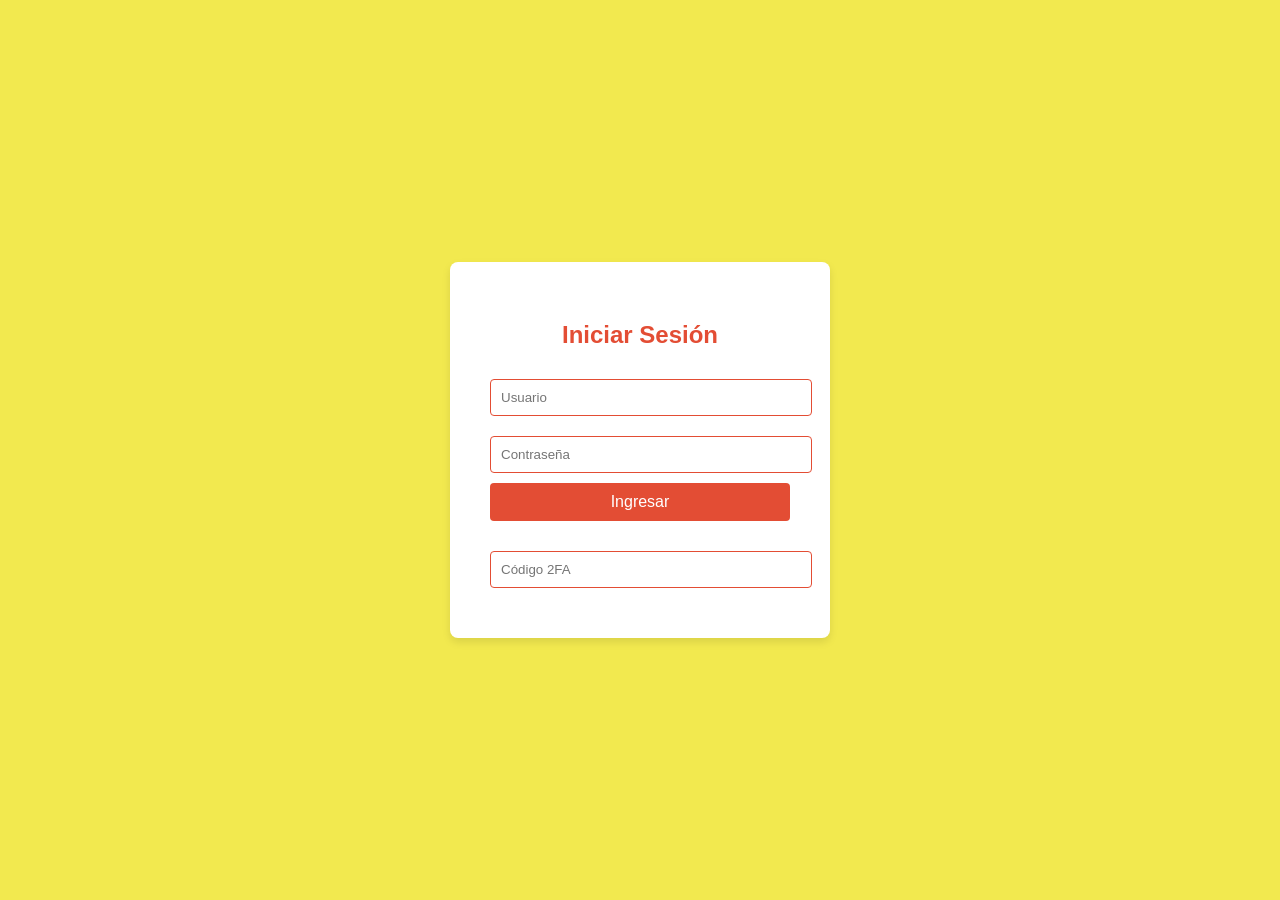
<file: CRM Cablenet/index.html>
<!DOCTYPE html>
<html lang="en">
  <head>
    <meta charset="UTF-8" />
    <meta name="viewport" content="width=device-width, initial-scale=1.0" />
    <title>Login</title>
    <link rel="stylesheet" href="styles.css" />
  </head>
  <body>
    <div class="login-container">
      <h2>Iniciar Sesión</h2>
      <form>
        <input type="text" placeholder="Usuario" required />
        <input type="password" placeholder="Contraseña" required />
        <button type="submit">Ingresar</button>
        <div class="camp2fa">
          <input type="text" placeholder="Código 2FA" required />
        </div>
      </form>
    </div>
  </body>
</html>
</file>
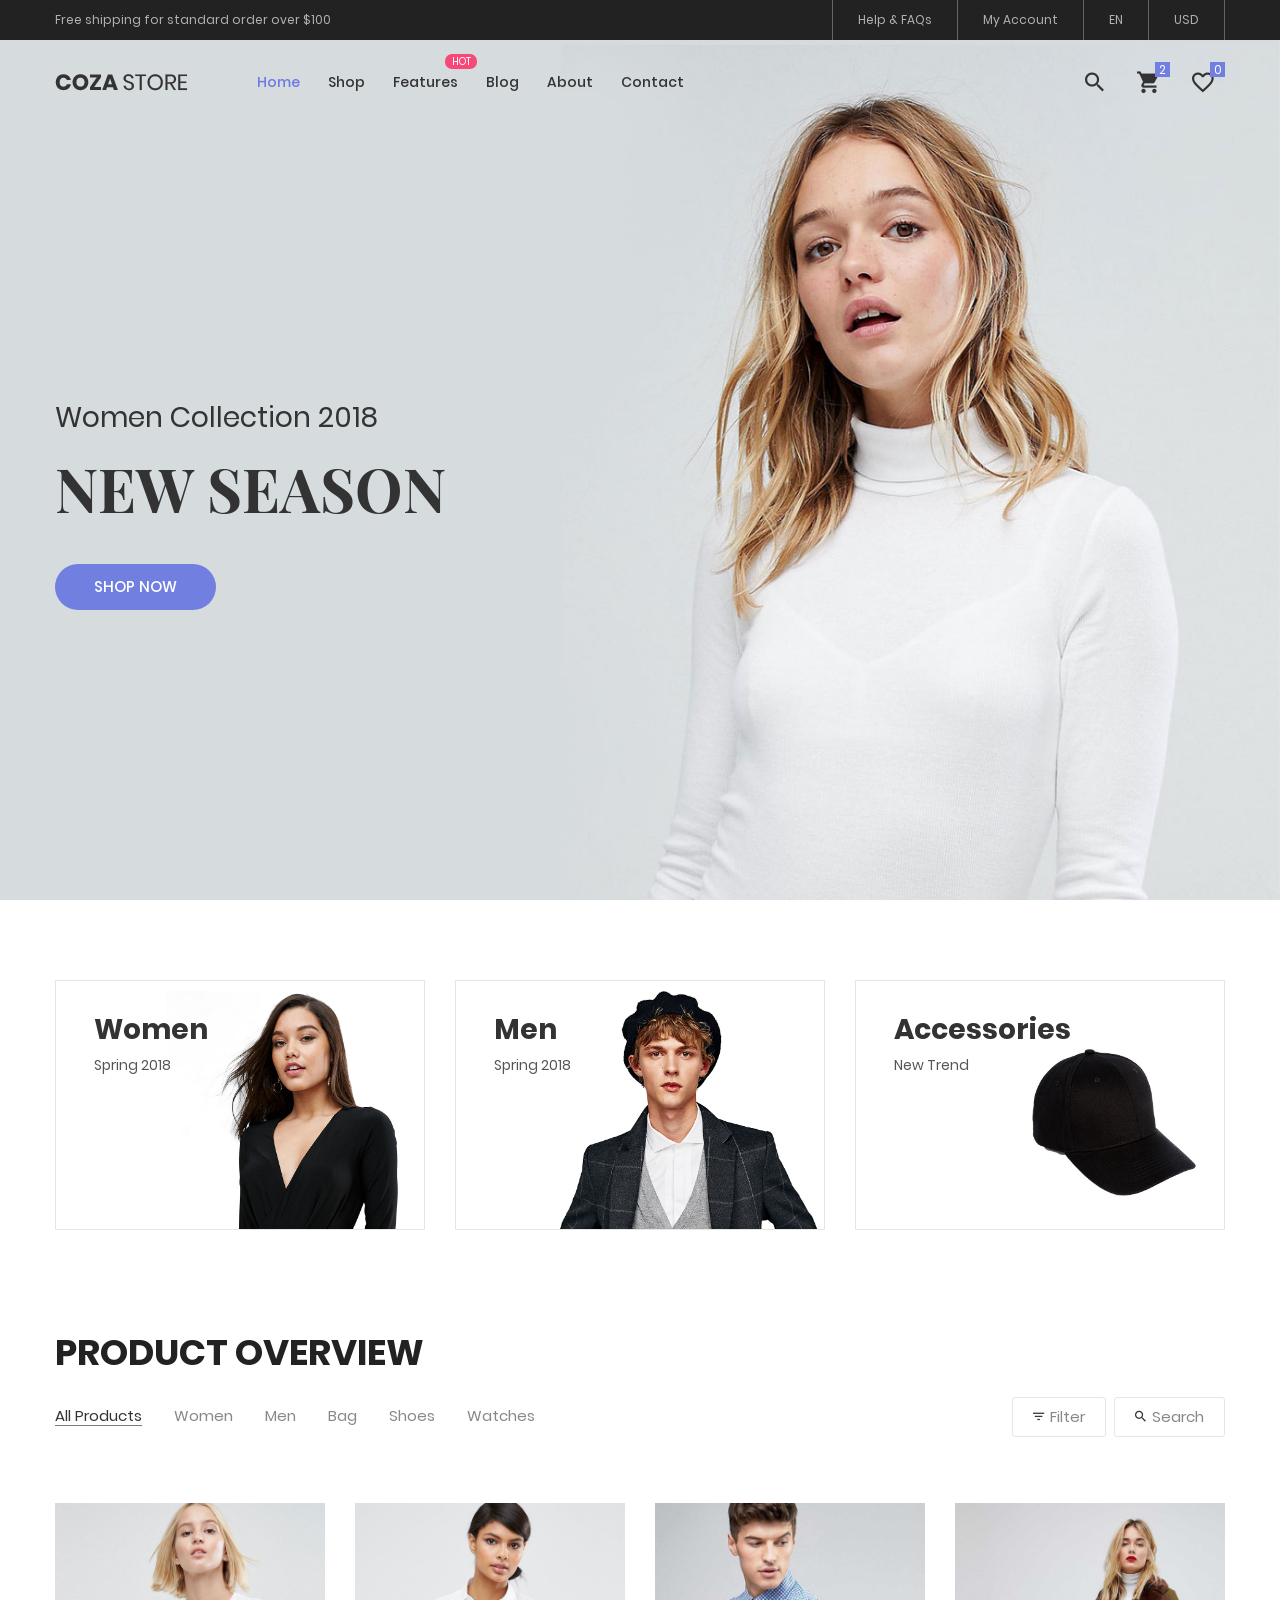
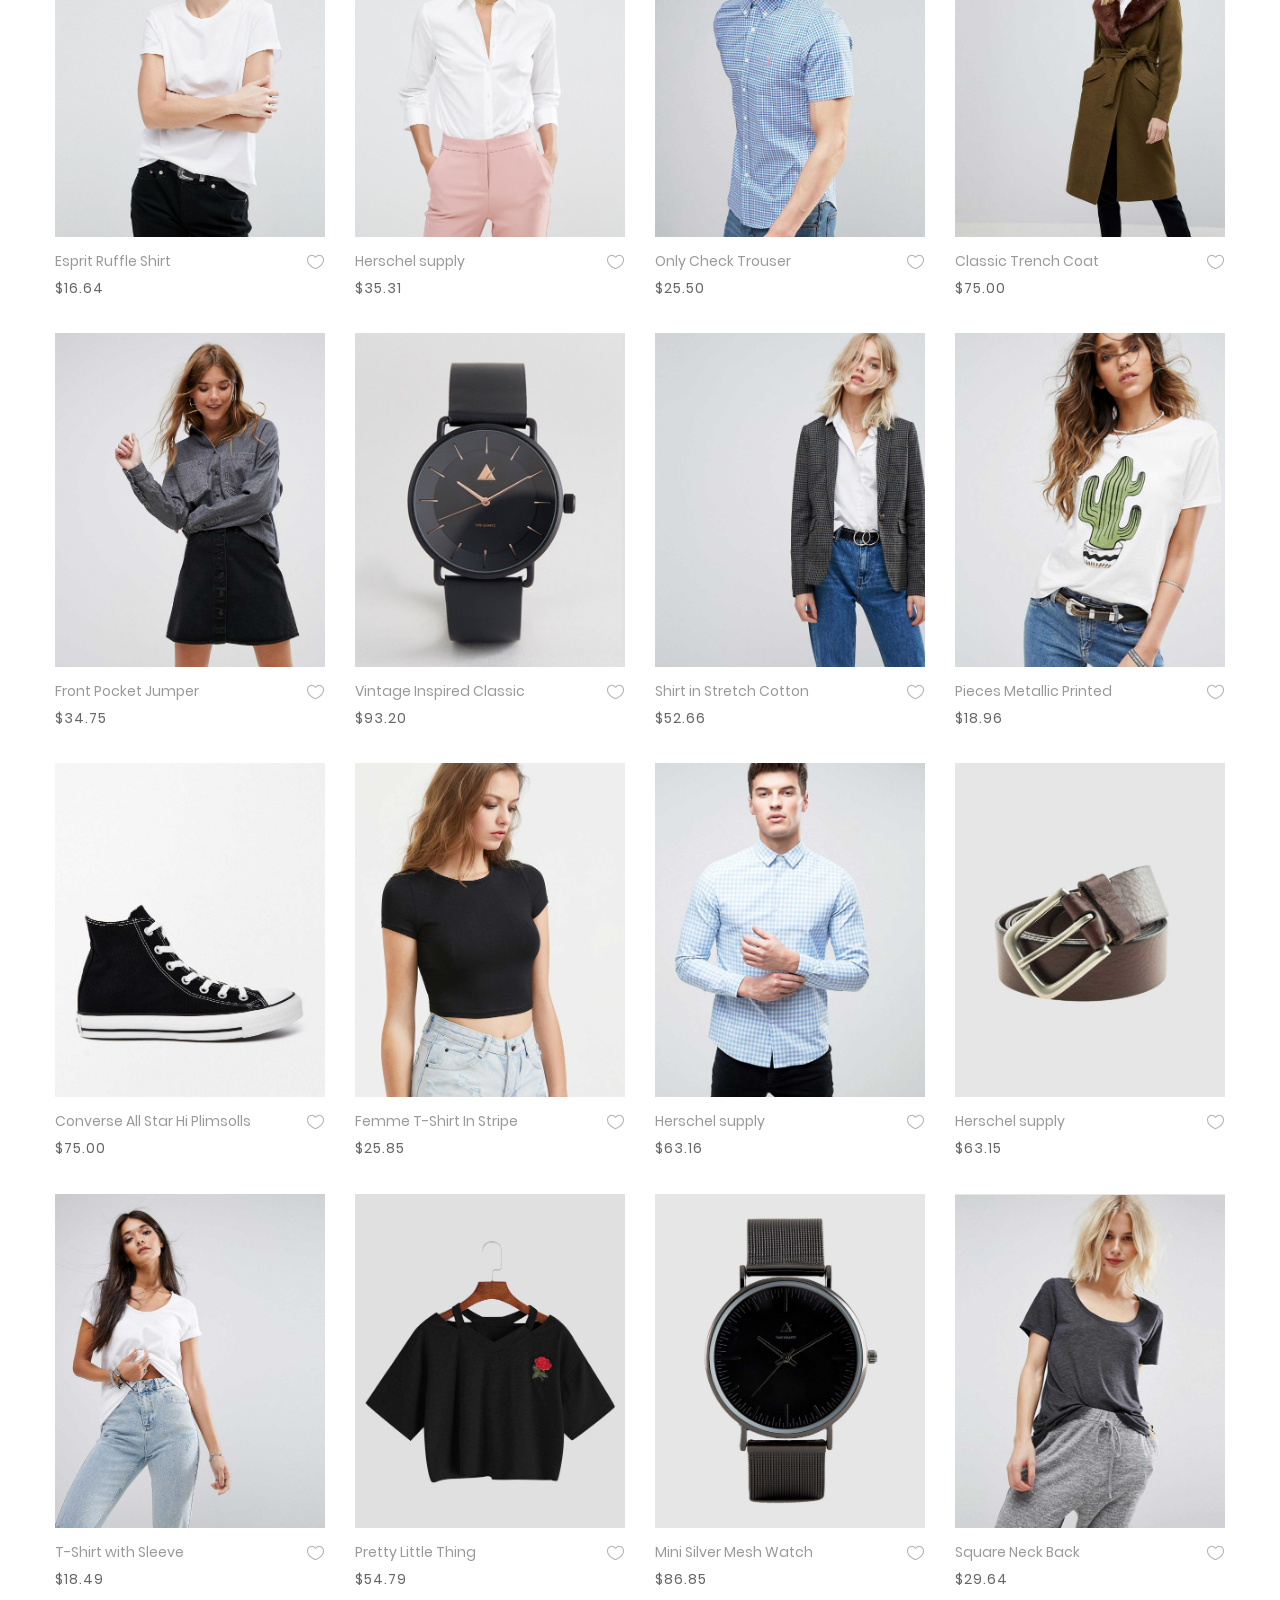
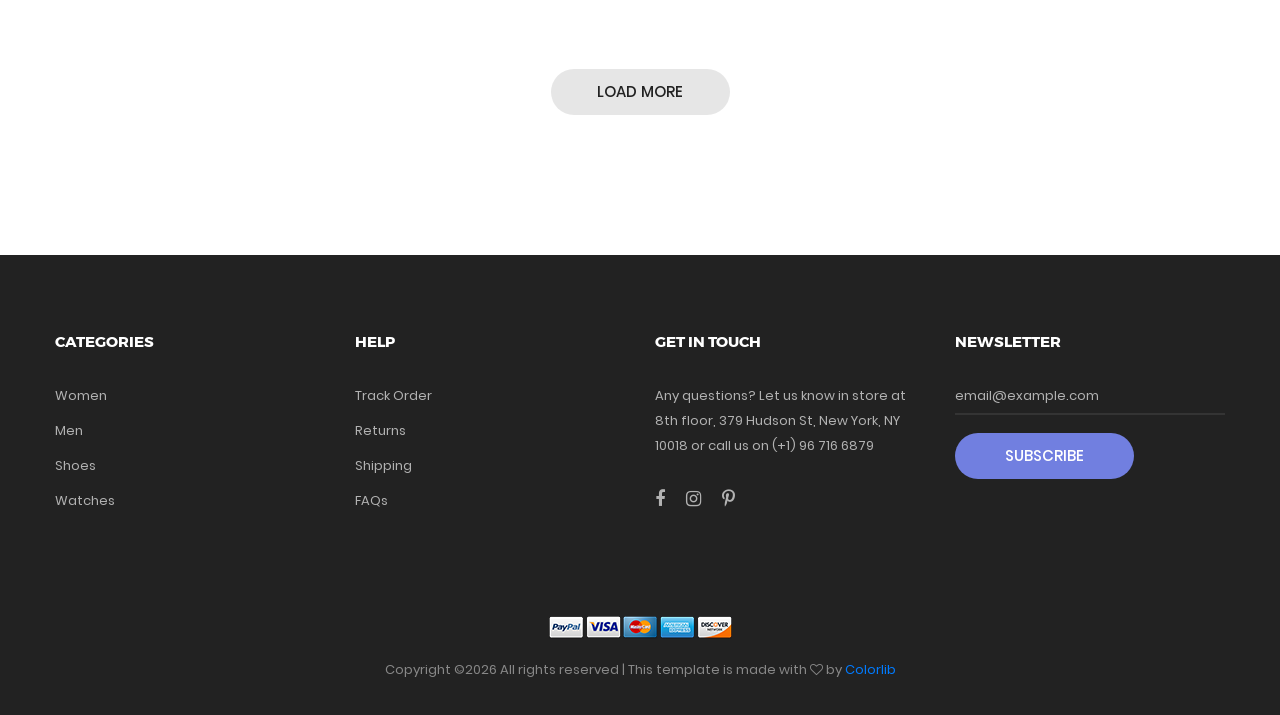
<file: 1.TEMPLATES/cozastore/cozastore/index.html>
<!DOCTYPE html>
<html lang="en">
<head>
	<title>Home</title>
	<meta charset="UTF-8">
	<meta name="viewport" content="width=device-width, initial-scale=1">
<!--===============================================================================================-->	
	<link rel="icon" type="image/png" href="images/icons/favicon.png"/>
<!--===============================================================================================-->
	<link rel="stylesheet" type="text/css" href="vendor/bootstrap/css/bootstrap.min.css">
<!--===============================================================================================-->
	<link rel="stylesheet" type="text/css" href="fonts/font-awesome-4.7.0/css/font-awesome.min.css">
<!--===============================================================================================-->
	<link rel="stylesheet" type="text/css" href="fonts/iconic/css/material-design-iconic-font.min.css">
<!--===============================================================================================-->
	<link rel="stylesheet" type="text/css" href="fonts/linearicons-v1.0.0/icon-font.min.css">
<!--===============================================================================================-->
	<link rel="stylesheet" type="text/css" href="vendor/animate/animate.css">
<!--===============================================================================================-->	
	<link rel="stylesheet" type="text/css" href="vendor/css-hamburgers/hamburgers.min.css">
<!--===============================================================================================-->
	<link rel="stylesheet" type="text/css" href="vendor/animsition/css/animsition.min.css">
<!--===============================================================================================-->
	<link rel="stylesheet" type="text/css" href="vendor/select2/select2.min.css">
<!--===============================================================================================-->	
	<link rel="stylesheet" type="text/css" href="vendor/daterangepicker/daterangepicker.css">
<!--===============================================================================================-->
	<link rel="stylesheet" type="text/css" href="vendor/slick/slick.css">
<!--===============================================================================================-->
	<link rel="stylesheet" type="text/css" href="vendor/MagnificPopup/magnific-popup.css">
<!--===============================================================================================-->
	<link rel="stylesheet" type="text/css" href="vendor/perfect-scrollbar/perfect-scrollbar.css">
<!--===============================================================================================-->
	<link rel="stylesheet" type="text/css" href="css/util.css">
	<link rel="stylesheet" type="text/css" href="css/main.css">
<!--===============================================================================================-->
</head>
<body class="animsition">
	
	<!-- Header -->
	<header>
		<!-- Header desktop -->
		<div class="container-menu-desktop">
			<!-- Topbar -->
			<div class="top-bar">
				<div class="content-topbar flex-sb-m h-full container">
					<div class="left-top-bar">
						Free shipping for standard order over $100
					</div>

					<div class="right-top-bar flex-w h-full">
						<a href="#" class="flex-c-m trans-04 p-lr-25">
							Help & FAQs
						</a>

						<a href="#" class="flex-c-m trans-04 p-lr-25">
							My Account
						</a>

						<a href="#" class="flex-c-m trans-04 p-lr-25">
							EN
						</a>

						<a href="#" class="flex-c-m trans-04 p-lr-25">
							USD
						</a>
					</div>
				</div>
			</div>

			<div class="wrap-menu-desktop">
				<nav class="limiter-menu-desktop container">
					
					<!-- Logo desktop -->		
					<a href="#" class="logo">
						<img src="images/icons/logo-01.png" alt="IMG-LOGO">
					</a>

					<!-- Menu desktop -->
					<div class="menu-desktop">
						<ul class="main-menu">
							<li class="active-menu">
								<a href="index.html">Home</a>
								<ul class="sub-menu">
									<li><a href="index.html">Homepage 1</a></li>
									<li><a href="home-02.html">Homepage 2</a></li>
									<li><a href="home-03.html">Homepage 3</a></li>
								</ul>
							</li>

							<li>
								<a href="product.html">Shop</a>
							</li>

							<li class="label1" data-label1="hot">
								<a href="shoping-cart.html">Features</a>
							</li>

							<li>
								<a href="blog.html">Blog</a>
							</li>

							<li>
								<a href="about.html">About</a>
							</li>

							<li>
								<a href="contact.html">Contact</a>
							</li>
						</ul>
					</div>	

					<!-- Icon header -->
					<div class="wrap-icon-header flex-w flex-r-m">
						<div class="icon-header-item cl2 hov-cl1 trans-04 p-l-22 p-r-11 js-show-modal-search">
							<i class="zmdi zmdi-search"></i>
						</div>

						<div class="icon-header-item cl2 hov-cl1 trans-04 p-l-22 p-r-11 icon-header-noti js-show-cart" data-notify="2">
							<i class="zmdi zmdi-shopping-cart"></i>
						</div>

						<a href="#" class="dis-block icon-header-item cl2 hov-cl1 trans-04 p-l-22 p-r-11 icon-header-noti" data-notify="0">
							<i class="zmdi zmdi-favorite-outline"></i>
						</a>
					</div>
				</nav>
			</div>	
		</div>

		<!-- Header Mobile -->
		<div class="wrap-header-mobile">
			<!-- Logo moblie -->		
			<div class="logo-mobile">
				<a href="index.html"><img src="images/icons/logo-01.png" alt="IMG-LOGO"></a>
			</div>

			<!-- Icon header -->
			<div class="wrap-icon-header flex-w flex-r-m m-r-15">
				<div class="icon-header-item cl2 hov-cl1 trans-04 p-r-11 js-show-modal-search">
					<i class="zmdi zmdi-search"></i>
				</div>

				<div class="icon-header-item cl2 hov-cl1 trans-04 p-r-11 p-l-10 icon-header-noti js-show-cart" data-notify="2">
					<i class="zmdi zmdi-shopping-cart"></i>
				</div>

				<a href="#" class="dis-block icon-header-item cl2 hov-cl1 trans-04 p-r-11 p-l-10 icon-header-noti" data-notify="0">
					<i class="zmdi zmdi-favorite-outline"></i>
				</a>
			</div>

			<!-- Button show menu -->
			<div class="btn-show-menu-mobile hamburger hamburger--squeeze">
				<span class="hamburger-box">
					<span class="hamburger-inner"></span>
				</span>
			</div>
		</div>


		<!-- Menu Mobile -->
		<div class="menu-mobile">
			<ul class="topbar-mobile">
				<li>
					<div class="left-top-bar">
						Free shipping for standard order over $100
					</div>
				</li>

				<li>
					<div class="right-top-bar flex-w h-full">
						<a href="#" class="flex-c-m p-lr-10 trans-04">
							Help & FAQs
						</a>

						<a href="#" class="flex-c-m p-lr-10 trans-04">
							My Account
						</a>

						<a href="#" class="flex-c-m p-lr-10 trans-04">
							EN
						</a>

						<a href="#" class="flex-c-m p-lr-10 trans-04">
							USD
						</a>
					</div>
				</li>
			</ul>

			<ul class="main-menu-m">
				<li>
					<a href="index.html">Home</a>
					<ul class="sub-menu-m">
						<li><a href="index.html">Homepage 1</a></li>
						<li><a href="home-02.html">Homepage 2</a></li>
						<li><a href="home-03.html">Homepage 3</a></li>
					</ul>
					<span class="arrow-main-menu-m">
						<i class="fa fa-angle-right" aria-hidden="true"></i>
					</span>
				</li>

				<li>
					<a href="product.html">Shop</a>
				</li>

				<li>
					<a href="shoping-cart.html" class="label1 rs1" data-label1="hot">Features</a>
				</li>

				<li>
					<a href="blog.html">Blog</a>
				</li>

				<li>
					<a href="about.html">About</a>
				</li>

				<li>
					<a href="contact.html">Contact</a>
				</li>
			</ul>
		</div>

		<!-- Modal Search -->
		<div class="modal-search-header flex-c-m trans-04 js-hide-modal-search">
			<div class="container-search-header">
				<button class="flex-c-m btn-hide-modal-search trans-04 js-hide-modal-search">
					<img src="images/icons/icon-close2.png" alt="CLOSE">
				</button>

				<form class="wrap-search-header flex-w p-l-15">
					<button class="flex-c-m trans-04">
						<i class="zmdi zmdi-search"></i>
					</button>
					<input class="plh3" type="text" name="search" placeholder="Search...">
				</form>
			</div>
		</div>
	</header>

	<!-- Cart -->
	<div class="wrap-header-cart js-panel-cart">
		<div class="s-full js-hide-cart"></div>

		<div class="header-cart flex-col-l p-l-65 p-r-25">
			<div class="header-cart-title flex-w flex-sb-m p-b-8">
				<span class="mtext-103 cl2">
					Your Cart
				</span>

				<div class="fs-35 lh-10 cl2 p-lr-5 pointer hov-cl1 trans-04 js-hide-cart">
					<i class="zmdi zmdi-close"></i>
				</div>
			</div>
			
			<div class="header-cart-content flex-w js-pscroll">
				<ul class="header-cart-wrapitem w-full">
					<li class="header-cart-item flex-w flex-t m-b-12">
						<div class="header-cart-item-img">
							<img src="images/item-cart-01.jpg" alt="IMG">
						</div>

						<div class="header-cart-item-txt p-t-8">
							<a href="#" class="header-cart-item-name m-b-18 hov-cl1 trans-04">
								White Shirt Pleat
							</a>

							<span class="header-cart-item-info">
								1 x $19.00
							</span>
						</div>
					</li>

					<li class="header-cart-item flex-w flex-t m-b-12">
						<div class="header-cart-item-img">
							<img src="images/item-cart-02.jpg" alt="IMG">
						</div>

						<div class="header-cart-item-txt p-t-8">
							<a href="#" class="header-cart-item-name m-b-18 hov-cl1 trans-04">
								Converse All Star
							</a>

							<span class="header-cart-item-info">
								1 x $39.00
							</span>
						</div>
					</li>

					<li class="header-cart-item flex-w flex-t m-b-12">
						<div class="header-cart-item-img">
							<img src="images/item-cart-03.jpg" alt="IMG">
						</div>

						<div class="header-cart-item-txt p-t-8">
							<a href="#" class="header-cart-item-name m-b-18 hov-cl1 trans-04">
								Nixon Porter Leather
							</a>

							<span class="header-cart-item-info">
								1 x $17.00
							</span>
						</div>
					</li>
				</ul>
				
				<div class="w-full">
					<div class="header-cart-total w-full p-tb-40">
						Total: $75.00
					</div>

					<div class="header-cart-buttons flex-w w-full">
						<a href="shoping-cart.html" class="flex-c-m stext-101 cl0 size-107 bg3 bor2 hov-btn3 p-lr-15 trans-04 m-r-8 m-b-10">
							View Cart
						</a>

						<a href="shoping-cart.html" class="flex-c-m stext-101 cl0 size-107 bg3 bor2 hov-btn3 p-lr-15 trans-04 m-b-10">
							Check Out
						</a>
					</div>
				</div>
			</div>
		</div>
	</div>

		

	<!-- Slider -->
	<section class="section-slide">
		<div class="wrap-slick1">
			<div class="slick1">
				<div class="item-slick1" style="background-image: url(images/slide-01.jpg);">
					<div class="container h-full">
						<div class="flex-col-l-m h-full p-t-100 p-b-30 respon5">
							<div class="layer-slick1 animated visible-false" data-appear="fadeInDown" data-delay="0">
								<span class="ltext-101 cl2 respon2">
									Women Collection 2018
								</span>
							</div>
								
							<div class="layer-slick1 animated visible-false" data-appear="fadeInUp" data-delay="800">
								<h2 class="ltext-201 cl2 p-t-19 p-b-43 respon1">
									NEW SEASON
								</h2>
							</div>
								
							<div class="layer-slick1 animated visible-false" data-appear="zoomIn" data-delay="1600">
								<a href="product.html" class="flex-c-m stext-101 cl0 size-101 bg1 bor1 hov-btn1 p-lr-15 trans-04">
									Shop Now
								</a>
							</div>
						</div>
					</div>
				</div>

				<div class="item-slick1" style="background-image: url(images/slide-02.jpg);">
					<div class="container h-full">
						<div class="flex-col-l-m h-full p-t-100 p-b-30 respon5">
							<div class="layer-slick1 animated visible-false" data-appear="rollIn" data-delay="0">
								<span class="ltext-101 cl2 respon2">
									Men New-Season
								</span>
							</div>
								
							<div class="layer-slick1 animated visible-false" data-appear="lightSpeedIn" data-delay="800">
								<h2 class="ltext-201 cl2 p-t-19 p-b-43 respon1">
									Jackets & Coats
								</h2>
							</div>
								
							<div class="layer-slick1 animated visible-false" data-appear="slideInUp" data-delay="1600">
								<a href="product.html" class="flex-c-m stext-101 cl0 size-101 bg1 bor1 hov-btn1 p-lr-15 trans-04">
									Shop Now
								</a>
							</div>
						</div>
					</div>
				</div>

				<div class="item-slick1" style="background-image: url(images/slide-03.jpg);">
					<div class="container h-full">
						<div class="flex-col-l-m h-full p-t-100 p-b-30 respon5">
							<div class="layer-slick1 animated visible-false" data-appear="rotateInDownLeft" data-delay="0">
								<span class="ltext-101 cl2 respon2">
									Men Collection 2018
								</span>
							</div>
								
							<div class="layer-slick1 animated visible-false" data-appear="rotateInUpRight" data-delay="800">
								<h2 class="ltext-201 cl2 p-t-19 p-b-43 respon1">
									New arrivals
								</h2>
							</div>
								
							<div class="layer-slick1 animated visible-false" data-appear="rotateIn" data-delay="1600">
								<a href="product.html" class="flex-c-m stext-101 cl0 size-101 bg1 bor1 hov-btn1 p-lr-15 trans-04">
									Shop Now
								</a>
							</div>
						</div>
					</div>
				</div>
			</div>
		</div>
	</section>


	<!-- Banner -->
	<div class="sec-banner bg0 p-t-80 p-b-50">
		<div class="container">
			<div class="row">
				<div class="col-md-6 col-xl-4 p-b-30 m-lr-auto">
					<!-- Block1 -->
					<div class="block1 wrap-pic-w">
						<img src="images/banner-01.jpg" alt="IMG-BANNER">

						<a href="product.html" class="block1-txt ab-t-l s-full flex-col-l-sb p-lr-38 p-tb-34 trans-03 respon3">
							<div class="block1-txt-child1 flex-col-l">
								<span class="block1-name ltext-102 trans-04 p-b-8">
									Women
								</span>

								<span class="block1-info stext-102 trans-04">
									Spring 2018
								</span>
							</div>

							<div class="block1-txt-child2 p-b-4 trans-05">
								<div class="block1-link stext-101 cl0 trans-09">
									Shop Now
								</div>
							</div>
						</a>
					</div>
				</div>

				<div class="col-md-6 col-xl-4 p-b-30 m-lr-auto">
					<!-- Block1 -->
					<div class="block1 wrap-pic-w">
						<img src="images/banner-02.jpg" alt="IMG-BANNER">

						<a href="product.html" class="block1-txt ab-t-l s-full flex-col-l-sb p-lr-38 p-tb-34 trans-03 respon3">
							<div class="block1-txt-child1 flex-col-l">
								<span class="block1-name ltext-102 trans-04 p-b-8">
									Men
								</span>

								<span class="block1-info stext-102 trans-04">
									Spring 2018
								</span>
							</div>

							<div class="block1-txt-child2 p-b-4 trans-05">
								<div class="block1-link stext-101 cl0 trans-09">
									Shop Now
								</div>
							</div>
						</a>
					</div>
				</div>

				<div class="col-md-6 col-xl-4 p-b-30 m-lr-auto">
					<!-- Block1 -->
					<div class="block1 wrap-pic-w">
						<img src="images/banner-03.jpg" alt="IMG-BANNER">

						<a href="product.html" class="block1-txt ab-t-l s-full flex-col-l-sb p-lr-38 p-tb-34 trans-03 respon3">
							<div class="block1-txt-child1 flex-col-l">
								<span class="block1-name ltext-102 trans-04 p-b-8">
									Accessories
								</span>

								<span class="block1-info stext-102 trans-04">
									New Trend
								</span>
							</div>

							<div class="block1-txt-child2 p-b-4 trans-05">
								<div class="block1-link stext-101 cl0 trans-09">
									Shop Now
								</div>
							</div>
						</a>
					</div>
				</div>
			</div>
		</div>
	</div>


	<!-- Product -->
	<section class="bg0 p-t-23 p-b-140">
		<div class="container">
			<div class="p-b-10">
				<h3 class="ltext-103 cl5">
					Product Overview
				</h3>
			</div>

			<div class="flex-w flex-sb-m p-b-52">
				<div class="flex-w flex-l-m filter-tope-group m-tb-10">
					<button class="stext-106 cl6 hov1 bor3 trans-04 m-r-32 m-tb-5 how-active1" data-filter="*">
						All Products
					</button>

					<button class="stext-106 cl6 hov1 bor3 trans-04 m-r-32 m-tb-5" data-filter=".women">
						Women
					</button>

					<button class="stext-106 cl6 hov1 bor3 trans-04 m-r-32 m-tb-5" data-filter=".men">
						Men
					</button>

					<button class="stext-106 cl6 hov1 bor3 trans-04 m-r-32 m-tb-5" data-filter=".bag">
						Bag
					</button>

					<button class="stext-106 cl6 hov1 bor3 trans-04 m-r-32 m-tb-5" data-filter=".shoes">
						Shoes
					</button>

					<button class="stext-106 cl6 hov1 bor3 trans-04 m-r-32 m-tb-5" data-filter=".watches">
						Watches
					</button>
				</div>

				<div class="flex-w flex-c-m m-tb-10">
					<div class="flex-c-m stext-106 cl6 size-104 bor4 pointer hov-btn3 trans-04 m-r-8 m-tb-4 js-show-filter">
						<i class="icon-filter cl2 m-r-6 fs-15 trans-04 zmdi zmdi-filter-list"></i>
						<i class="icon-close-filter cl2 m-r-6 fs-15 trans-04 zmdi zmdi-close dis-none"></i>
						 Filter
					</div>

					<div class="flex-c-m stext-106 cl6 size-105 bor4 pointer hov-btn3 trans-04 m-tb-4 js-show-search">
						<i class="icon-search cl2 m-r-6 fs-15 trans-04 zmdi zmdi-search"></i>
						<i class="icon-close-search cl2 m-r-6 fs-15 trans-04 zmdi zmdi-close dis-none"></i>
						Search
					</div>
				</div>
				
				<!-- Search product -->
				<div class="dis-none panel-search w-full p-t-10 p-b-15">
					<div class="bor8 dis-flex p-l-15">
						<button class="size-113 flex-c-m fs-16 cl2 hov-cl1 trans-04">
							<i class="zmdi zmdi-search"></i>
						</button>

						<input class="mtext-107 cl2 size-114 plh2 p-r-15" type="text" name="search-product" placeholder="Search">
					</div>	
				</div>

				<!-- Filter -->
				<div class="dis-none panel-filter w-full p-t-10">
					<div class="wrap-filter flex-w bg6 w-full p-lr-40 p-t-27 p-lr-15-sm">
						<div class="filter-col1 p-r-15 p-b-27">
							<div class="mtext-102 cl2 p-b-15">
								Sort By
							</div>

							<ul>
								<li class="p-b-6">
									<a href="#" class="filter-link stext-106 trans-04">
										Default
									</a>
								</li>

								<li class="p-b-6">
									<a href="#" class="filter-link stext-106 trans-04">
										Popularity
									</a>
								</li>

								<li class="p-b-6">
									<a href="#" class="filter-link stext-106 trans-04">
										Average rating
									</a>
								</li>

								<li class="p-b-6">
									<a href="#" class="filter-link stext-106 trans-04 filter-link-active">
										Newness
									</a>
								</li>

								<li class="p-b-6">
									<a href="#" class="filter-link stext-106 trans-04">
										Price: Low to High
									</a>
								</li>

								<li class="p-b-6">
									<a href="#" class="filter-link stext-106 trans-04">
										Price: High to Low
									</a>
								</li>
							</ul>
						</div>

						<div class="filter-col2 p-r-15 p-b-27">
							<div class="mtext-102 cl2 p-b-15">
								Price
							</div>

							<ul>
								<li class="p-b-6">
									<a href="#" class="filter-link stext-106 trans-04 filter-link-active">
										All
									</a>
								</li>

								<li class="p-b-6">
									<a href="#" class="filter-link stext-106 trans-04">
										$0.00 - $50.00
									</a>
								</li>

								<li class="p-b-6">
									<a href="#" class="filter-link stext-106 trans-04">
										$50.00 - $100.00
									</a>
								</li>

								<li class="p-b-6">
									<a href="#" class="filter-link stext-106 trans-04">
										$100.00 - $150.00
									</a>
								</li>

								<li class="p-b-6">
									<a href="#" class="filter-link stext-106 trans-04">
										$150.00 - $200.00
									</a>
								</li>

								<li class="p-b-6">
									<a href="#" class="filter-link stext-106 trans-04">
										$200.00+
									</a>
								</li>
							</ul>
						</div>

						<div class="filter-col3 p-r-15 p-b-27">
							<div class="mtext-102 cl2 p-b-15">
								Color
							</div>

							<ul>
								<li class="p-b-6">
									<span class="fs-15 lh-12 m-r-6" style="color: #222;">
										<i class="zmdi zmdi-circle"></i>
									</span>

									<a href="#" class="filter-link stext-106 trans-04">
										Black
									</a>
								</li>

								<li class="p-b-6">
									<span class="fs-15 lh-12 m-r-6" style="color: #4272d7;">
										<i class="zmdi zmdi-circle"></i>
									</span>

									<a href="#" class="filter-link stext-106 trans-04 filter-link-active">
										Blue
									</a>
								</li>

								<li class="p-b-6">
									<span class="fs-15 lh-12 m-r-6" style="color: #b3b3b3;">
										<i class="zmdi zmdi-circle"></i>
									</span>

									<a href="#" class="filter-link stext-106 trans-04">
										Grey
									</a>
								</li>

								<li class="p-b-6">
									<span class="fs-15 lh-12 m-r-6" style="color: #00ad5f;">
										<i class="zmdi zmdi-circle"></i>
									</span>

									<a href="#" class="filter-link stext-106 trans-04">
										Green
									</a>
								</li>

								<li class="p-b-6">
									<span class="fs-15 lh-12 m-r-6" style="color: #fa4251;">
										<i class="zmdi zmdi-circle"></i>
									</span>

									<a href="#" class="filter-link stext-106 trans-04">
										Red
									</a>
								</li>

								<li class="p-b-6">
									<span class="fs-15 lh-12 m-r-6" style="color: #aaa;">
										<i class="zmdi zmdi-circle-o"></i>
									</span>

									<a href="#" class="filter-link stext-106 trans-04">
										White
									</a>
								</li>
							</ul>
						</div>

						<div class="filter-col4 p-b-27">
							<div class="mtext-102 cl2 p-b-15">
								Tags
							</div>

							<div class="flex-w p-t-4 m-r--5">
								<a href="#" class="flex-c-m stext-107 cl6 size-301 bor7 p-lr-15 hov-tag1 trans-04 m-r-5 m-b-5">
									Fashion
								</a>

								<a href="#" class="flex-c-m stext-107 cl6 size-301 bor7 p-lr-15 hov-tag1 trans-04 m-r-5 m-b-5">
									Lifestyle
								</a>

								<a href="#" class="flex-c-m stext-107 cl6 size-301 bor7 p-lr-15 hov-tag1 trans-04 m-r-5 m-b-5">
									Denim
								</a>

								<a href="#" class="flex-c-m stext-107 cl6 size-301 bor7 p-lr-15 hov-tag1 trans-04 m-r-5 m-b-5">
									Streetstyle
								</a>

								<a href="#" class="flex-c-m stext-107 cl6 size-301 bor7 p-lr-15 hov-tag1 trans-04 m-r-5 m-b-5">
									Crafts
								</a>
							</div>
						</div>
					</div>
				</div>
			</div>

			<div class="row isotope-grid">
				<div class="col-sm-6 col-md-4 col-lg-3 p-b-35 isotope-item women">
					<!-- Block2 -->
					<div class="block2">
						<div class="block2-pic hov-img0">
							<img src="images/product-01.jpg" alt="IMG-PRODUCT">

							<a href="#" class="block2-btn flex-c-m stext-103 cl2 size-102 bg0 bor2 hov-btn1 p-lr-15 trans-04 js-show-modal1">
								Quick View
							</a>
						</div>

						<div class="block2-txt flex-w flex-t p-t-14">
							<div class="block2-txt-child1 flex-col-l ">
								<a href="product-detail.html" class="stext-104 cl4 hov-cl1 trans-04 js-name-b2 p-b-6">
									Esprit Ruffle Shirt
								</a>

								<span class="stext-105 cl3">
									$16.64
								</span>
							</div>

							<div class="block2-txt-child2 flex-r p-t-3">
								<a href="#" class="btn-addwish-b2 dis-block pos-relative js-addwish-b2">
									<img class="icon-heart1 dis-block trans-04" src="images/icons/icon-heart-01.png" alt="ICON">
									<img class="icon-heart2 dis-block trans-04 ab-t-l" src="images/icons/icon-heart-02.png" alt="ICON">
								</a>
							</div>
						</div>
					</div>
				</div>

				<div class="col-sm-6 col-md-4 col-lg-3 p-b-35 isotope-item women">
					<!-- Block2 -->
					<div class="block2">
						<div class="block2-pic hov-img0">
							<img src="images/product-02.jpg" alt="IMG-PRODUCT">

							<a href="#" class="block2-btn flex-c-m stext-103 cl2 size-102 bg0 bor2 hov-btn1 p-lr-15 trans-04 js-show-modal1">
								Quick View
							</a>
						</div>

						<div class="block2-txt flex-w flex-t p-t-14">
							<div class="block2-txt-child1 flex-col-l ">
								<a href="product-detail.html" class="stext-104 cl4 hov-cl1 trans-04 js-name-b2 p-b-6">
									Herschel supply
								</a>

								<span class="stext-105 cl3">
									$35.31
								</span>
							</div>

							<div class="block2-txt-child2 flex-r p-t-3">
								<a href="#" class="btn-addwish-b2 dis-block pos-relative js-addwish-b2">
									<img class="icon-heart1 dis-block trans-04" src="images/icons/icon-heart-01.png" alt="ICON">
									<img class="icon-heart2 dis-block trans-04 ab-t-l" src="images/icons/icon-heart-02.png" alt="ICON">
								</a>
							</div>
						</div>
					</div>
				</div>

				<div class="col-sm-6 col-md-4 col-lg-3 p-b-35 isotope-item men">
					<!-- Block2 -->
					<div class="block2">
						<div class="block2-pic hov-img0">
							<img src="images/product-03.jpg" alt="IMG-PRODUCT">

							<a href="#" class="block2-btn flex-c-m stext-103 cl2 size-102 bg0 bor2 hov-btn1 p-lr-15 trans-04 js-show-modal1">
								Quick View
							</a>
						</div>

						<div class="block2-txt flex-w flex-t p-t-14">
							<div class="block2-txt-child1 flex-col-l ">
								<a href="product-detail.html" class="stext-104 cl4 hov-cl1 trans-04 js-name-b2 p-b-6">
									Only Check Trouser
								</a>

								<span class="stext-105 cl3">
									$25.50
								</span>
							</div>

							<div class="block2-txt-child2 flex-r p-t-3">
								<a href="#" class="btn-addwish-b2 dis-block pos-relative js-addwish-b2">
									<img class="icon-heart1 dis-block trans-04" src="images/icons/icon-heart-01.png" alt="ICON">
									<img class="icon-heart2 dis-block trans-04 ab-t-l" src="images/icons/icon-heart-02.png" alt="ICON">
								</a>
							</div>
						</div>
					</div>
				</div>

				<div class="col-sm-6 col-md-4 col-lg-3 p-b-35 isotope-item women">
					<!-- Block2 -->
					<div class="block2">
						<div class="block2-pic hov-img0">
							<img src="images/product-04.jpg" alt="IMG-PRODUCT">

							<a href="#" class="block2-btn flex-c-m stext-103 cl2 size-102 bg0 bor2 hov-btn1 p-lr-15 trans-04 js-show-modal1">
								Quick View
							</a>
						</div>

						<div class="block2-txt flex-w flex-t p-t-14">
							<div class="block2-txt-child1 flex-col-l ">
								<a href="product-detail.html" class="stext-104 cl4 hov-cl1 trans-04 js-name-b2 p-b-6">
									Classic Trench Coat
								</a>

								<span class="stext-105 cl3">
									$75.00
								</span>
							</div>

							<div class="block2-txt-child2 flex-r p-t-3">
								<a href="#" class="btn-addwish-b2 dis-block pos-relative js-addwish-b2">
									<img class="icon-heart1 dis-block trans-04" src="images/icons/icon-heart-01.png" alt="ICON">
									<img class="icon-heart2 dis-block trans-04 ab-t-l" src="images/icons/icon-heart-02.png" alt="ICON">
								</a>
							</div>
						</div>
					</div>
				</div>

				<div class="col-sm-6 col-md-4 col-lg-3 p-b-35 isotope-item women">
					<!-- Block2 -->
					<div class="block2">
						<div class="block2-pic hov-img0">
							<img src="images/product-05.jpg" alt="IMG-PRODUCT">

							<a href="#" class="block2-btn flex-c-m stext-103 cl2 size-102 bg0 bor2 hov-btn1 p-lr-15 trans-04 js-show-modal1">
								Quick View
							</a>
						</div>

						<div class="block2-txt flex-w flex-t p-t-14">
							<div class="block2-txt-child1 flex-col-l ">
								<a href="product-detail.html" class="stext-104 cl4 hov-cl1 trans-04 js-name-b2 p-b-6">
									Front Pocket Jumper
								</a>

								<span class="stext-105 cl3">
									$34.75
								</span>
							</div>

							<div class="block2-txt-child2 flex-r p-t-3">
								<a href="#" class="btn-addwish-b2 dis-block pos-relative js-addwish-b2">
									<img class="icon-heart1 dis-block trans-04" src="images/icons/icon-heart-01.png" alt="ICON">
									<img class="icon-heart2 dis-block trans-04 ab-t-l" src="images/icons/icon-heart-02.png" alt="ICON">
								</a>
							</div>
						</div>
					</div>
				</div>

				<div class="col-sm-6 col-md-4 col-lg-3 p-b-35 isotope-item watches">
					<!-- Block2 -->
					<div class="block2">
						<div class="block2-pic hov-img0">
							<img src="images/product-06.jpg" alt="IMG-PRODUCT">

							<a href="#" class="block2-btn flex-c-m stext-103 cl2 size-102 bg0 bor2 hov-btn1 p-lr-15 trans-04 js-show-modal1">
								Quick View
							</a>
						</div>

						<div class="block2-txt flex-w flex-t p-t-14">
							<div class="block2-txt-child1 flex-col-l ">
								<a href="product-detail.html" class="stext-104 cl4 hov-cl1 trans-04 js-name-b2 p-b-6">
									Vintage Inspired Classic 
								</a>

								<span class="stext-105 cl3">
									$93.20
								</span>
							</div>

							<div class="block2-txt-child2 flex-r p-t-3">
								<a href="#" class="btn-addwish-b2 dis-block pos-relative js-addwish-b2">
									<img class="icon-heart1 dis-block trans-04" src="images/icons/icon-heart-01.png" alt="ICON">
									<img class="icon-heart2 dis-block trans-04 ab-t-l" src="images/icons/icon-heart-02.png" alt="ICON">
								</a>
							</div>
						</div>
					</div>
				</div>

				<div class="col-sm-6 col-md-4 col-lg-3 p-b-35 isotope-item women">
					<!-- Block2 -->
					<div class="block2">
						<div class="block2-pic hov-img0">
							<img src="images/product-07.jpg" alt="IMG-PRODUCT">

							<a href="#" class="block2-btn flex-c-m stext-103 cl2 size-102 bg0 bor2 hov-btn1 p-lr-15 trans-04 js-show-modal1">
								Quick View
							</a>
						</div>

						<div class="block2-txt flex-w flex-t p-t-14">
							<div class="block2-txt-child1 flex-col-l ">
								<a href="product-detail.html" class="stext-104 cl4 hov-cl1 trans-04 js-name-b2 p-b-6">
									Shirt in Stretch Cotton
								</a>

								<span class="stext-105 cl3">
									$52.66
								</span>
							</div>

							<div class="block2-txt-child2 flex-r p-t-3">
								<a href="#" class="btn-addwish-b2 dis-block pos-relative js-addwish-b2">
									<img class="icon-heart1 dis-block trans-04" src="images/icons/icon-heart-01.png" alt="ICON">
									<img class="icon-heart2 dis-block trans-04 ab-t-l" src="images/icons/icon-heart-02.png" alt="ICON">
								</a>
							</div>
						</div>
					</div>
				</div>

				<div class="col-sm-6 col-md-4 col-lg-3 p-b-35 isotope-item women">
					<!-- Block2 -->
					<div class="block2">
						<div class="block2-pic hov-img0">
							<img src="images/product-08.jpg" alt="IMG-PRODUCT">

							<a href="#" class="block2-btn flex-c-m stext-103 cl2 size-102 bg0 bor2 hov-btn1 p-lr-15 trans-04 js-show-modal1">
								Quick View
							</a>
						</div>

						<div class="block2-txt flex-w flex-t p-t-14">
							<div class="block2-txt-child1 flex-col-l ">
								<a href="product-detail.html" class="stext-104 cl4 hov-cl1 trans-04 js-name-b2 p-b-6">
									Pieces Metallic Printed
								</a>

								<span class="stext-105 cl3">
									$18.96
								</span>
							</div>

							<div class="block2-txt-child2 flex-r p-t-3">
								<a href="#" class="btn-addwish-b2 dis-block pos-relative js-addwish-b2">
									<img class="icon-heart1 dis-block trans-04" src="images/icons/icon-heart-01.png" alt="ICON">
									<img class="icon-heart2 dis-block trans-04 ab-t-l" src="images/icons/icon-heart-02.png" alt="ICON">
								</a>
							</div>
						</div>
					</div>
				</div>

				<div class="col-sm-6 col-md-4 col-lg-3 p-b-35 isotope-item shoes">
					<!-- Block2 -->
					<div class="block2">
						<div class="block2-pic hov-img0">
							<img src="images/product-09.jpg" alt="IMG-PRODUCT">

							<a href="#" class="block2-btn flex-c-m stext-103 cl2 size-102 bg0 bor2 hov-btn1 p-lr-15 trans-04 js-show-modal1">
								Quick View
							</a>
						</div>

						<div class="block2-txt flex-w flex-t p-t-14">
							<div class="block2-txt-child1 flex-col-l ">
								<a href="product-detail.html" class="stext-104 cl4 hov-cl1 trans-04 js-name-b2 p-b-6">
									Converse All Star Hi Plimsolls
								</a>

								<span class="stext-105 cl3">
									$75.00
								</span>
							</div>

							<div class="block2-txt-child2 flex-r p-t-3">
								<a href="#" class="btn-addwish-b2 dis-block pos-relative js-addwish-b2">
									<img class="icon-heart1 dis-block trans-04" src="images/icons/icon-heart-01.png" alt="ICON">
									<img class="icon-heart2 dis-block trans-04 ab-t-l" src="images/icons/icon-heart-02.png" alt="ICON">
								</a>
							</div>
						</div>
					</div>
				</div>

				<div class="col-sm-6 col-md-4 col-lg-3 p-b-35 isotope-item women">
					<!-- Block2 -->
					<div class="block2">
						<div class="block2-pic hov-img0">
							<img src="images/product-10.jpg" alt="IMG-PRODUCT">

							<a href="#" class="block2-btn flex-c-m stext-103 cl2 size-102 bg0 bor2 hov-btn1 p-lr-15 trans-04 js-show-modal1">
								Quick View
							</a>
						</div>

						<div class="block2-txt flex-w flex-t p-t-14">
							<div class="block2-txt-child1 flex-col-l ">
								<a href="product-detail.html" class="stext-104 cl4 hov-cl1 trans-04 js-name-b2 p-b-6">
									Femme T-Shirt In Stripe
								</a>

								<span class="stext-105 cl3">
									$25.85
								</span>
							</div>

							<div class="block2-txt-child2 flex-r p-t-3">
								<a href="#" class="btn-addwish-b2 dis-block pos-relative js-addwish-b2">
									<img class="icon-heart1 dis-block trans-04" src="images/icons/icon-heart-01.png" alt="ICON">
									<img class="icon-heart2 dis-block trans-04 ab-t-l" src="images/icons/icon-heart-02.png" alt="ICON">
								</a>
							</div>
						</div>
					</div>
				</div>

				<div class="col-sm-6 col-md-4 col-lg-3 p-b-35 isotope-item men">
					<!-- Block2 -->
					<div class="block2">
						<div class="block2-pic hov-img0">
							<img src="images/product-11.jpg" alt="IMG-PRODUCT">

							<a href="#" class="block2-btn flex-c-m stext-103 cl2 size-102 bg0 bor2 hov-btn1 p-lr-15 trans-04 js-show-modal1">
								Quick View
							</a>
						</div>

						<div class="block2-txt flex-w flex-t p-t-14">
							<div class="block2-txt-child1 flex-col-l ">
								<a href="product-detail.html" class="stext-104 cl4 hov-cl1 trans-04 js-name-b2 p-b-6">
									Herschel supply 
								</a>

								<span class="stext-105 cl3">
									$63.16
								</span>
							</div>

							<div class="block2-txt-child2 flex-r p-t-3">
								<a href="#" class="btn-addwish-b2 dis-block pos-relative js-addwish-b2">
									<img class="icon-heart1 dis-block trans-04" src="images/icons/icon-heart-01.png" alt="ICON">
									<img class="icon-heart2 dis-block trans-04 ab-t-l" src="images/icons/icon-heart-02.png" alt="ICON">
								</a>
							</div>
						</div>
					</div>
				</div>

				<div class="col-sm-6 col-md-4 col-lg-3 p-b-35 isotope-item men">
					<!-- Block2 -->
					<div class="block2">
						<div class="block2-pic hov-img0">
							<img src="images/product-12.jpg" alt="IMG-PRODUCT">

							<a href="#" class="block2-btn flex-c-m stext-103 cl2 size-102 bg0 bor2 hov-btn1 p-lr-15 trans-04 js-show-modal1">
								Quick View
							</a>
						</div>

						<div class="block2-txt flex-w flex-t p-t-14">
							<div class="block2-txt-child1 flex-col-l ">
								<a href="product-detail.html" class="stext-104 cl4 hov-cl1 trans-04 js-name-b2 p-b-6">
									Herschel supply
								</a>

								<span class="stext-105 cl3">
									$63.15
								</span>
							</div>

							<div class="block2-txt-child2 flex-r p-t-3">
								<a href="#" class="btn-addwish-b2 dis-block pos-relative js-addwish-b2">
									<img class="icon-heart1 dis-block trans-04" src="images/icons/icon-heart-01.png" alt="ICON">
									<img class="icon-heart2 dis-block trans-04 ab-t-l" src="images/icons/icon-heart-02.png" alt="ICON">
								</a>
							</div>
						</div>
					</div>
				</div>

				<div class="col-sm-6 col-md-4 col-lg-3 p-b-35 isotope-item women">
					<!-- Block2 -->
					<div class="block2">
						<div class="block2-pic hov-img0">
							<img src="images/product-13.jpg" alt="IMG-PRODUCT">

							<a href="#" class="block2-btn flex-c-m stext-103 cl2 size-102 bg0 bor2 hov-btn1 p-lr-15 trans-04 js-show-modal1">
								Quick View
							</a>
						</div>

						<div class="block2-txt flex-w flex-t p-t-14">
							<div class="block2-txt-child1 flex-col-l ">
								<a href="product-detail.html" class="stext-104 cl4 hov-cl1 trans-04 js-name-b2 p-b-6">
									T-Shirt with Sleeve
								</a>

								<span class="stext-105 cl3">
									$18.49
								</span>
							</div>

							<div class="block2-txt-child2 flex-r p-t-3">
								<a href="#" class="btn-addwish-b2 dis-block pos-relative js-addwish-b2">
									<img class="icon-heart1 dis-block trans-04" src="images/icons/icon-heart-01.png" alt="ICON">
									<img class="icon-heart2 dis-block trans-04 ab-t-l" src="images/icons/icon-heart-02.png" alt="ICON">
								</a>
							</div>
						</div>
					</div>
				</div>

				<div class="col-sm-6 col-md-4 col-lg-3 p-b-35 isotope-item women">
					<!-- Block2 -->
					<div class="block2">
						<div class="block2-pic hov-img0">
							<img src="images/product-14.jpg" alt="IMG-PRODUCT">

							<a href="#" class="block2-btn flex-c-m stext-103 cl2 size-102 bg0 bor2 hov-btn1 p-lr-15 trans-04 js-show-modal1">
								Quick View
							</a>
						</div>

						<div class="block2-txt flex-w flex-t p-t-14">
							<div class="block2-txt-child1 flex-col-l ">
								<a href="product-detail.html" class="stext-104 cl4 hov-cl1 trans-04 js-name-b2 p-b-6">
									Pretty Little Thing
								</a>

								<span class="stext-105 cl3">
									$54.79
								</span>
							</div>

							<div class="block2-txt-child2 flex-r p-t-3">
								<a href="#" class="btn-addwish-b2 dis-block pos-relative js-addwish-b2">
									<img class="icon-heart1 dis-block trans-04" src="images/icons/icon-heart-01.png" alt="ICON">
									<img class="icon-heart2 dis-block trans-04 ab-t-l" src="images/icons/icon-heart-02.png" alt="ICON">
								</a>
							</div>
						</div>
					</div>
				</div>

				<div class="col-sm-6 col-md-4 col-lg-3 p-b-35 isotope-item watches">
					<!-- Block2 -->
					<div class="block2">
						<div class="block2-pic hov-img0">
							<img src="images/product-15.jpg" alt="IMG-PRODUCT">

							<a href="#" class="block2-btn flex-c-m stext-103 cl2 size-102 bg0 bor2 hov-btn1 p-lr-15 trans-04 js-show-modal1">
								Quick View
							</a>
						</div>

						<div class="block2-txt flex-w flex-t p-t-14">
							<div class="block2-txt-child1 flex-col-l ">
								<a href="product-detail.html" class="stext-104 cl4 hov-cl1 trans-04 js-name-b2 p-b-6">
									Mini Silver Mesh Watch
								</a>

								<span class="stext-105 cl3">
									$86.85
								</span>
							</div>

							<div class="block2-txt-child2 flex-r p-t-3">
								<a href="#" class="btn-addwish-b2 dis-block pos-relative js-addwish-b2">
									<img class="icon-heart1 dis-block trans-04" src="images/icons/icon-heart-01.png" alt="ICON">
									<img class="icon-heart2 dis-block trans-04 ab-t-l" src="images/icons/icon-heart-02.png" alt="ICON">
								</a>
							</div>
						</div>
					</div>
				</div>

				<div class="col-sm-6 col-md-4 col-lg-3 p-b-35 isotope-item women">
					<!-- Block2 -->
					<div class="block2">
						<div class="block2-pic hov-img0">
							<img src="images/product-16.jpg" alt="IMG-PRODUCT">

							<a href="#" class="block2-btn flex-c-m stext-103 cl2 size-102 bg0 bor2 hov-btn1 p-lr-15 trans-04 js-show-modal1">
								Quick View
							</a>
						</div>

						<div class="block2-txt flex-w flex-t p-t-14">
							<div class="block2-txt-child1 flex-col-l ">
								<a href="product-detail.html" class="stext-104 cl4 hov-cl1 trans-04 js-name-b2 p-b-6">
									Square Neck Back
								</a>

								<span class="stext-105 cl3">
									$29.64
								</span>
							</div>

							<div class="block2-txt-child2 flex-r p-t-3">
								<a href="#" class="btn-addwish-b2 dis-block pos-relative js-addwish-b2">
									<img class="icon-heart1 dis-block trans-04" src="images/icons/icon-heart-01.png" alt="ICON">
									<img class="icon-heart2 dis-block trans-04 ab-t-l" src="images/icons/icon-heart-02.png" alt="ICON">
								</a>
							</div>
						</div>
					</div>
				</div>
			</div>

			<!-- Load more -->
			<div class="flex-c-m flex-w w-full p-t-45">
				<a href="#" class="flex-c-m stext-101 cl5 size-103 bg2 bor1 hov-btn1 p-lr-15 trans-04">
					Load More
				</a>
			</div>
		</div>
	</section>


	<!-- Footer -->
	<footer class="bg3 p-t-75 p-b-32">
		<div class="container">
			<div class="row">
				<div class="col-sm-6 col-lg-3 p-b-50">
					<h4 class="stext-301 cl0 p-b-30">
						Categories
					</h4>

					<ul>
						<li class="p-b-10">
							<a href="#" class="stext-107 cl7 hov-cl1 trans-04">
								Women
							</a>
						</li>

						<li class="p-b-10">
							<a href="#" class="stext-107 cl7 hov-cl1 trans-04">
								Men
							</a>
						</li>

						<li class="p-b-10">
							<a href="#" class="stext-107 cl7 hov-cl1 trans-04">
								Shoes
							</a>
						</li>

						<li class="p-b-10">
							<a href="#" class="stext-107 cl7 hov-cl1 trans-04">
								Watches
							</a>
						</li>
					</ul>
				</div>

				<div class="col-sm-6 col-lg-3 p-b-50">
					<h4 class="stext-301 cl0 p-b-30">
						Help
					</h4>

					<ul>
						<li class="p-b-10">
							<a href="#" class="stext-107 cl7 hov-cl1 trans-04">
								Track Order
							</a>
						</li>

						<li class="p-b-10">
							<a href="#" class="stext-107 cl7 hov-cl1 trans-04">
								Returns 
							</a>
						</li>

						<li class="p-b-10">
							<a href="#" class="stext-107 cl7 hov-cl1 trans-04">
								Shipping
							</a>
						</li>

						<li class="p-b-10">
							<a href="#" class="stext-107 cl7 hov-cl1 trans-04">
								FAQs
							</a>
						</li>
					</ul>
				</div>

				<div class="col-sm-6 col-lg-3 p-b-50">
					<h4 class="stext-301 cl0 p-b-30">
						GET IN TOUCH
					</h4>

					<p class="stext-107 cl7 size-201">
						Any questions? Let us know in store at 8th floor, 379 Hudson St, New York, NY 10018 or call us on (+1) 96 716 6879
					</p>

					<div class="p-t-27">
						<a href="#" class="fs-18 cl7 hov-cl1 trans-04 m-r-16">
							<i class="fa fa-facebook"></i>
						</a>

						<a href="#" class="fs-18 cl7 hov-cl1 trans-04 m-r-16">
							<i class="fa fa-instagram"></i>
						</a>

						<a href="#" class="fs-18 cl7 hov-cl1 trans-04 m-r-16">
							<i class="fa fa-pinterest-p"></i>
						</a>
					</div>
				</div>

				<div class="col-sm-6 col-lg-3 p-b-50">
					<h4 class="stext-301 cl0 p-b-30">
						Newsletter
					</h4>

					<form>
						<div class="wrap-input1 w-full p-b-4">
							<input class="input1 bg-none plh1 stext-107 cl7" type="text" name="email" placeholder="email@example.com">
							<div class="focus-input1 trans-04"></div>
						</div>

						<div class="p-t-18">
							<button class="flex-c-m stext-101 cl0 size-103 bg1 bor1 hov-btn2 p-lr-15 trans-04">
								Subscribe
							</button>
						</div>
					</form>
				</div>
			</div>

			<div class="p-t-40">
				<div class="flex-c-m flex-w p-b-18">
					<a href="#" class="m-all-1">
						<img src="images/icons/icon-pay-01.png" alt="ICON-PAY">
					</a>

					<a href="#" class="m-all-1">
						<img src="images/icons/icon-pay-02.png" alt="ICON-PAY">
					</a>

					<a href="#" class="m-all-1">
						<img src="images/icons/icon-pay-03.png" alt="ICON-PAY">
					</a>

					<a href="#" class="m-all-1">
						<img src="images/icons/icon-pay-04.png" alt="ICON-PAY">
					</a>

					<a href="#" class="m-all-1">
						<img src="images/icons/icon-pay-05.png" alt="ICON-PAY">
					</a>
				</div>

				<p class="stext-107 cl6 txt-center">
					<!-- Link back to Colorlib can't be removed. Template is licensed under CC BY 3.0. -->
Copyright &copy;<script>document.write(new Date().getFullYear());</script> All rights reserved | This template is made with <i class="fa fa-heart-o" aria-hidden="true"></i> by <a href="https://colorlib.com" target="_blank">Colorlib</a>
<!-- Link back to Colorlib can't be removed. Template is licensed under CC BY 3.0. -->

				</p>
			</div>
		</div>
	</footer>


	<!-- Back to top -->
	<div class="btn-back-to-top" id="myBtn">
		<span class="symbol-btn-back-to-top">
			<i class="zmdi zmdi-chevron-up"></i>
		</span>
	</div>

	<!-- Modal1 -->
	<div class="wrap-modal1 js-modal1 p-t-60 p-b-20">
		<div class="overlay-modal1 js-hide-modal1"></div>

		<div class="container">
			<div class="bg0 p-t-60 p-b-30 p-lr-15-lg how-pos3-parent">
				<button class="how-pos3 hov3 trans-04 js-hide-modal1">
					<img src="images/icons/icon-close.png" alt="CLOSE">
				</button>

				<div class="row">
					<div class="col-md-6 col-lg-7 p-b-30">
						<div class="p-l-25 p-r-30 p-lr-0-lg">
							<div class="wrap-slick3 flex-sb flex-w">
								<div class="wrap-slick3-dots"></div>
								<div class="wrap-slick3-arrows flex-sb-m flex-w"></div>

								<div class="slick3 gallery-lb">
									<div class="item-slick3" data-thumb="images/product-detail-01.jpg">
										<div class="wrap-pic-w pos-relative">
											<img src="images/product-detail-01.jpg" alt="IMG-PRODUCT">

											<a class="flex-c-m size-108 how-pos1 bor0 fs-16 cl10 bg0 hov-btn3 trans-04" href="images/product-detail-01.jpg">
												<i class="fa fa-expand"></i>
											</a>
										</div>
									</div>

									<div class="item-slick3" data-thumb="images/product-detail-02.jpg">
										<div class="wrap-pic-w pos-relative">
											<img src="images/product-detail-02.jpg" alt="IMG-PRODUCT">

											<a class="flex-c-m size-108 how-pos1 bor0 fs-16 cl10 bg0 hov-btn3 trans-04" href="images/product-detail-02.jpg">
												<i class="fa fa-expand"></i>
											</a>
										</div>
									</div>

									<div class="item-slick3" data-thumb="images/product-detail-03.jpg">
										<div class="wrap-pic-w pos-relative">
											<img src="images/product-detail-03.jpg" alt="IMG-PRODUCT">

											<a class="flex-c-m size-108 how-pos1 bor0 fs-16 cl10 bg0 hov-btn3 trans-04" href="images/product-detail-03.jpg">
												<i class="fa fa-expand"></i>
											</a>
										</div>
									</div>
								</div>
							</div>
						</div>
					</div>
					
					<div class="col-md-6 col-lg-5 p-b-30">
						<div class="p-r-50 p-t-5 p-lr-0-lg">
							<h4 class="mtext-105 cl2 js-name-detail p-b-14">
								Lightweight Jacket
							</h4>

							<span class="mtext-106 cl2">
								$58.79
							</span>

							<p class="stext-102 cl3 p-t-23">
								Nulla eget sem vitae eros pharetra viverra. Nam vitae luctus ligula. Mauris consequat ornare feugiat.
							</p>
							
							<!--  -->
							<div class="p-t-33">
								<div class="flex-w flex-r-m p-b-10">
									<div class="size-203 flex-c-m respon6">
										Size
									</div>

									<div class="size-204 respon6-next">
										<div class="rs1-select2 bor8 bg0">
											<select class="js-select2" name="time">
												<option>Choose an option</option>
												<option>Size S</option>
												<option>Size M</option>
												<option>Size L</option>
												<option>Size XL</option>
											</select>
											<div class="dropDownSelect2"></div>
										</div>
									</div>
								</div>

								<div class="flex-w flex-r-m p-b-10">
									<div class="size-203 flex-c-m respon6">
										Color
									</div>

									<div class="size-204 respon6-next">
										<div class="rs1-select2 bor8 bg0">
											<select class="js-select2" name="time">
												<option>Choose an option</option>
												<option>Red</option>
												<option>Blue</option>
												<option>White</option>
												<option>Grey</option>
											</select>
											<div class="dropDownSelect2"></div>
										</div>
									</div>
								</div>

								<div class="flex-w flex-r-m p-b-10">
									<div class="size-204 flex-w flex-m respon6-next">
										<div class="wrap-num-product flex-w m-r-20 m-tb-10">
											<div class="btn-num-product-down cl8 hov-btn3 trans-04 flex-c-m">
												<i class="fs-16 zmdi zmdi-minus"></i>
											</div>

											<input class="mtext-104 cl3 txt-center num-product" type="number" name="num-product" value="1">

											<div class="btn-num-product-up cl8 hov-btn3 trans-04 flex-c-m">
												<i class="fs-16 zmdi zmdi-plus"></i>
											</div>
										</div>

										<button class="flex-c-m stext-101 cl0 size-101 bg1 bor1 hov-btn1 p-lr-15 trans-04 js-addcart-detail">
											Add to cart
										</button>
									</div>
								</div>	
							</div>

							<!--  -->
							<div class="flex-w flex-m p-l-100 p-t-40 respon7">
								<div class="flex-m bor9 p-r-10 m-r-11">
									<a href="#" class="fs-14 cl3 hov-cl1 trans-04 lh-10 p-lr-5 p-tb-2 js-addwish-detail tooltip100" data-tooltip="Add to Wishlist">
										<i class="zmdi zmdi-favorite"></i>
									</a>
								</div>

								<a href="#" class="fs-14 cl3 hov-cl1 trans-04 lh-10 p-lr-5 p-tb-2 m-r-8 tooltip100" data-tooltip="Facebook">
									<i class="fa fa-facebook"></i>
								</a>

								<a href="#" class="fs-14 cl3 hov-cl1 trans-04 lh-10 p-lr-5 p-tb-2 m-r-8 tooltip100" data-tooltip="Twitter">
									<i class="fa fa-twitter"></i>
								</a>

								<a href="#" class="fs-14 cl3 hov-cl1 trans-04 lh-10 p-lr-5 p-tb-2 m-r-8 tooltip100" data-tooltip="Google Plus">
									<i class="fa fa-google-plus"></i>
								</a>
							</div>
						</div>
					</div>
				</div>
			</div>
		</div>
	</div>

<!--===============================================================================================-->	
	<script src="vendor/jquery/jquery-3.2.1.min.js"></script>
<!--===============================================================================================-->
	<script src="vendor/animsition/js/animsition.min.js"></script>
<!--===============================================================================================-->
	<script src="vendor/bootstrap/js/popper.js"></script>
	<script src="vendor/bootstrap/js/bootstrap.min.js"></script>
<!--===============================================================================================-->
	<script src="vendor/select2/select2.min.js"></script>
	<script>
		$(".js-select2").each(function(){
			$(this).select2({
				minimumResultsForSearch: 20,
				dropdownParent: $(this).next('.dropDownSelect2')
			});
		})
	</script>
<!--===============================================================================================-->
	<script src="vendor/daterangepicker/moment.min.js"></script>
	<script src="vendor/daterangepicker/daterangepicker.js"></script>
<!--===============================================================================================-->
	<script src="vendor/slick/slick.min.js"></script>
	<script src="js/slick-custom.js"></script>
<!--===============================================================================================-->
	<script src="vendor/parallax100/parallax100.js"></script>
	<script>
        $('.parallax100').parallax100();
	</script>
<!--===============================================================================================-->
	<script src="vendor/MagnificPopup/jquery.magnific-popup.min.js"></script>
	<script>
		$('.gallery-lb').each(function() { // the containers for all your galleries
			$(this).magnificPopup({
		        delegate: 'a', // the selector for gallery item
		        type: 'image',
		        gallery: {
		        	enabled:true
		        },
		        mainClass: 'mfp-fade'
		    });
		});
	</script>
<!--===============================================================================================-->
	<script src="vendor/isotope/isotope.pkgd.min.js"></script>
<!--===============================================================================================-->
	<script src="vendor/sweetalert/sweetalert.min.js"></script>
	<script>
		$('.js-addwish-b2').on('click', function(e){
			e.preventDefault();
		});

		$('.js-addwish-b2').each(function(){
			var nameProduct = $(this).parent().parent().find('.js-name-b2').html();
			$(this).on('click', function(){
				swal(nameProduct, "is added to wishlist !", "success");

				$(this).addClass('js-addedwish-b2');
				$(this).off('click');
			});
		});

		$('.js-addwish-detail').each(function(){
			var nameProduct = $(this).parent().parent().parent().find('.js-name-detail').html();

			$(this).on('click', function(){
				swal(nameProduct, "is added to wishlist !", "success");

				$(this).addClass('js-addedwish-detail');
				$(this).off('click');
			});
		});

		/*---------------------------------------------*/

		$('.js-addcart-detail').each(function(){
			var nameProduct = $(this).parent().parent().parent().parent().find('.js-name-detail').html();
			$(this).on('click', function(){
				swal(nameProduct, "is added to cart !", "success");
			});
		});
	
	</script>
<!--===============================================================================================-->
	<script src="vendor/perfect-scrollbar/perfect-scrollbar.min.js"></script>
	<script>
		$('.js-pscroll').each(function(){
			$(this).css('position','relative');
			$(this).css('overflow','hidden');
			var ps = new PerfectScrollbar(this, {
				wheelSpeed: 1,
				scrollingThreshold: 1000,
				wheelPropagation: false,
			});

			$(window).on('resize', function(){
				ps.update();
			})
		});
	</script>
<!--===============================================================================================-->
	<script src="js/main.js"></script>

</body>
</html>
</file>
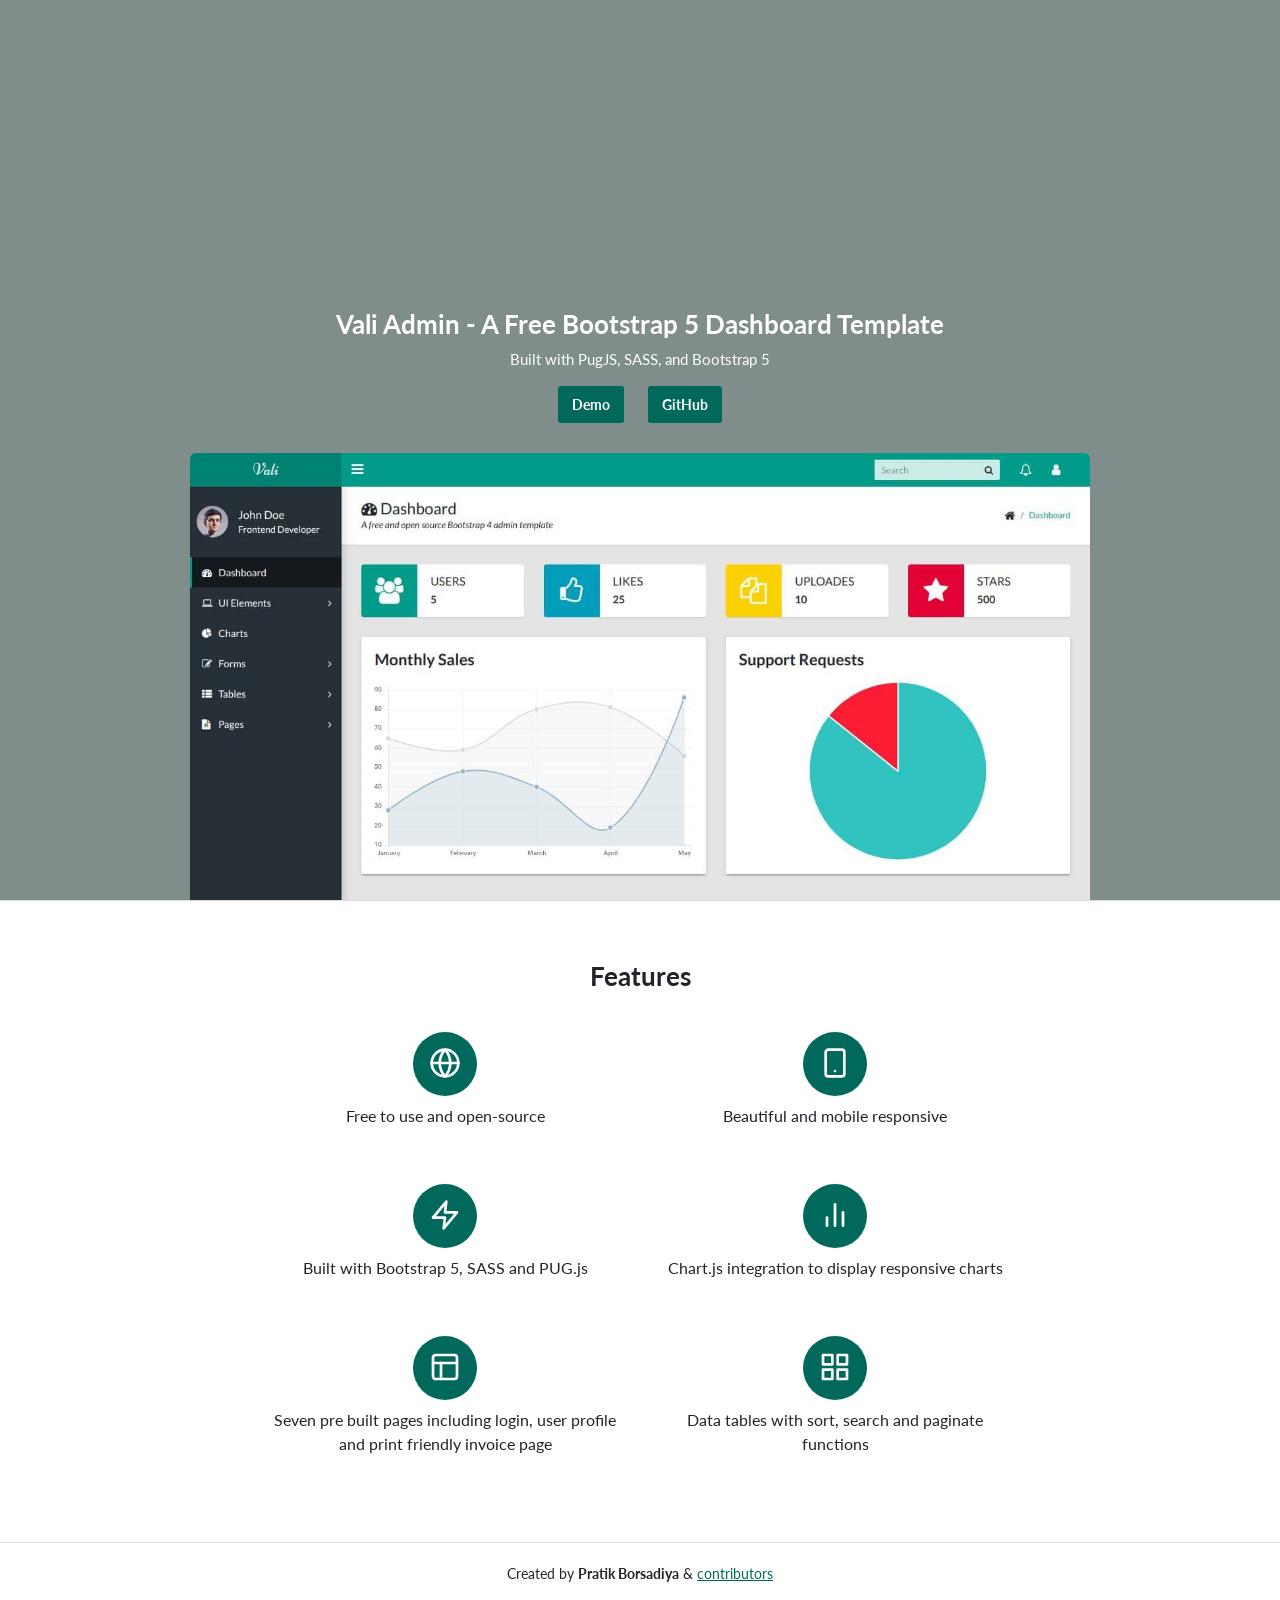
<file: 1.TEMPLATES/vali-admin/docs/index.html>
<!DOCTYPE html>
<html>
  <head>
    <meta charset="utf-8">
    <meta http-equiv="X-UA-Compatible" content="IE=edge">
    <meta name="viewport" content="width=device-width, initial-scale=1">
    <meta name="description" content="Vali is a responsive and free dashboard theme/template built with Bootstrap 5, SASS and PUG.js.">
    <!-- Twitter meta-->
    <meta property="twitter:card" content="summary_large_image">
    <meta property="twitter:site" content="@pratikborsadiya">
    <meta property="twitter:creator" content="@pratikborsadiya">
    <!-- Open Graph Meta-->
    <meta property="og:type" content="website">
    <meta property="og:site_name" content="Vali Admin">
    <meta property="og:title" content="Vali Admin - Free Bootstrap 5 Dashboard Template">
    <meta property="og:url" content="http://pratikborsadiya.in/vali-admin">
    <meta property="og:image" content="http://pratikborsadiya.in/blog/vali-admin/hero-social.png">
    <meta property="og:description" content="Vali is a responsive and free dashboard theme/template built with Bootstrap 5, SASS and PUG.js.">
    <title>Vali Admin - Free Bootstrap 5 Dashboard Template</title>
    <link rel="stylesheet" type="text/css" href="css/main.css">
  </head>
  <body class="landing-page">
    <svg aria-hidden="true" style="position: absolute; width: 0; height: 0; overflow: hidden;" version="1.1" xmlns="http://www.w3.org/2000/svg" xmlns:xlink="http://www.w3.org/1999/xlink">
      <defs>
        <symbol id="icon-chart" viewbox="0 0 32 32">
          <title>chart</title>
          <path stroke-linejoin="round" stroke-linecap="round" stroke-miterlimit="4" stroke-width="2.6667" d="M24 26.667v-13.333"></path>
          <path stroke-linejoin="round" stroke-linecap="round" stroke-miterlimit="4" stroke-width="2.6667" d="M16 26.667v-21.333"></path>
          <path stroke-linejoin="round" stroke-linecap="round" stroke-miterlimit="4" stroke-width="2.6667" d="M8 26.667v-8"></path>
        </symbol>
        <symbol id="icon-globe" viewbox="0 0 32 32">
          <title>globe</title>
          <path stroke-linejoin="round" stroke-linecap="round" stroke-miterlimit="4" stroke-width="2.6667" d="M29.333 16c0 7.364-5.97 13.333-13.333 13.333s-13.333-5.97-13.333-13.333c0-7.364 5.97-13.333 13.333-13.333s13.333 5.97 13.333 13.333z"></path>
          <path stroke-linejoin="round" stroke-linecap="round" stroke-miterlimit="4" stroke-width="2.6667" d="M2.667 16h26.667"></path>
          <path stroke-linejoin="round" stroke-linecap="round" stroke-miterlimit="4" stroke-width="2.6667" d="M16 2.667c3.216 3.512 5.223 8.178 5.333 13.311l0 0.022c-0.111 5.155-2.117 9.822-5.347 13.349l0.014-0.015c-3.216-3.512-5.223-8.178-5.333-13.311l-0-0.022c0.111-5.155 2.117-9.822 5.347-13.349l-0.014 0.015z"></path>
        </symbol>
        <symbol id="icon-grid" viewbox="0 0 32 32">
          <title>grid</title>
          <path stroke-linejoin="round" stroke-linecap="round" stroke-miterlimit="4" stroke-width="2.6667" d="M4 4h9.333v9.333h-9.333v-9.333z"></path>
          <path stroke-linejoin="round" stroke-linecap="round" stroke-miterlimit="4" stroke-width="2.6667" d="M18.667 4h9.333v9.333h-9.333v-9.333z"></path>
          <path stroke-linejoin="round" stroke-linecap="round" stroke-miterlimit="4" stroke-width="2.6667" d="M18.667 18.667h9.333v9.333h-9.333v-9.333z"></path>
          <path stroke-linejoin="round" stroke-linecap="round" stroke-miterlimit="4" stroke-width="2.6667" d="M4 18.667h9.333v9.333h-9.333v-9.333z"></path>
        </symbol>
        <symbol id="icon-layout" viewbox="0 0 32 32">
          <title>layout</title>
          <path stroke-linejoin="round" stroke-linecap="round" stroke-miterlimit="4" stroke-width="2.6667" d="M6.667 4h18.667c1.473 0 2.667 1.194 2.667 2.667v18.667c0 1.473-1.194 2.667-2.667 2.667h-18.667c-1.473 0-2.667-1.194-2.667-2.667v-18.667c0-1.473 1.194-2.667 2.667-2.667z"></path>
          <path stroke-linejoin="round" stroke-linecap="round" stroke-miterlimit="4" stroke-width="2.6667" d="M4 12h24"></path>
          <path stroke-linejoin="round" stroke-linecap="round" stroke-miterlimit="4" stroke-width="2.6667" d="M12 28v-16"></path>
        </symbol>
        <symbol id="icon-smartphone" viewbox="0 0 32 32">
          <title>smartphone</title>
          <path stroke-linejoin="round" stroke-linecap="round" stroke-miterlimit="4" stroke-width="2.6667" d="M9.333 2.667h13.333c1.473 0 2.667 1.194 2.667 2.667v21.333c0 1.473-1.194 2.667-2.667 2.667h-13.333c-1.473 0-2.667-1.194-2.667-2.667v-21.333c0-1.473 1.194-2.667 2.667-2.667z"></path>
          <path stroke-linejoin="round" stroke-linecap="round" stroke-miterlimit="4" stroke-width="2.6667" d="M16 24v0"></path>
        </symbol>
        <symbol id="icon-zap" viewbox="0 0 32 32">
          <title>zap</title>
          <path stroke-linejoin="round" stroke-linecap="round" stroke-miterlimit="4" stroke-width="2.6667" d="M17.333 2.667l-13.333 16h12l-1.333 10.667 13.333-16h-12l1.333-10.667z"></path>
        </symbol>
      </defs>
    </svg>
    <section class="landing-hero">
      <div class="landing-hero-overlay"></div>
      <div class="landing-hero-content">
        <h1 class="landing-hero-title">Vali Admin - A Free Bootstrap 5 Dashboard Template</h1>
        <p class="landing-hero-description">Built with PugJS, SASS, and Bootstrap 5</p>
        <div><a class="btn btn-primary me-4" href="dashboard.html">Demo</a><a class="btn btn-primary" href="https://github.com/pratikborsadiya/vali-admin" target="_blank" rel="noopener">GitHub</a></div><img class="landing-hero-banner" src="images/banner.jpg">
      </div>
    </section>
    <section class="features">
      <h1 class="features-title">Features</h1>
      <div class="features-cards">
        <div class="features-card">
          <div class="feature-icon-backdrop">
            <svg class="feature-icon">
              <use xlink:href="#icon-globe"></use>
            </svg>
          </div>
          <p class="feature-description">Free to use and open-source</p>
        </div>
        <div class="features-card">
          <div class="feature-icon-backdrop">
            <svg class="feature-icon">
              <use xlink:href="#icon-smartphone"></use>
            </svg>
          </div>
          <p class="feature-description">Beautiful and mobile responsive</p>
        </div>
        <div class="features-card">
          <div class="feature-icon-backdrop">
            <svg class="feature-icon">
              <use xlink:href="#icon-zap"></use>
            </svg>
          </div>
          <p class="feature-description">Built with Bootstrap 5, SASS and PUG.js</p>
        </div>
        <div class="features-card">
          <div class="feature-icon-backdrop">
            <svg class="feature-icon">
              <use xlink:href="#icon-chart"></use>
            </svg>
          </div>
          <p class="feature-description">Chart.js integration to display responsive charts</p>
        </div>
        <div class="features-card">
          <div class="feature-icon-backdrop">
            <svg class="feature-icon">
              <use xlink:href="#icon-layout"></use>
            </svg>
          </div>
          <p class="feature-description">Seven pre built pages including login, user profile and print friendly invoice page</p>
        </div>
        <div class="features-card">
          <div class="feature-icon-backdrop">
            <svg class="feature-icon">
              <use xlink:href="#icon-grid"></use>
            </svg>
          </div>
          <p class="feature-description">Data tables with sort, search and paginate functions</p>
        </div>
      </div>
    </section>
    <footer class="landing-footer">Created by <b>Pratik Borsadiya</b> & <a href="https://github.com/pratikborsadiya/vali-admin/graphs/contributors" target="_blank" rel="noopener">contributors</a></footer>
  </body>
</html>
</file>
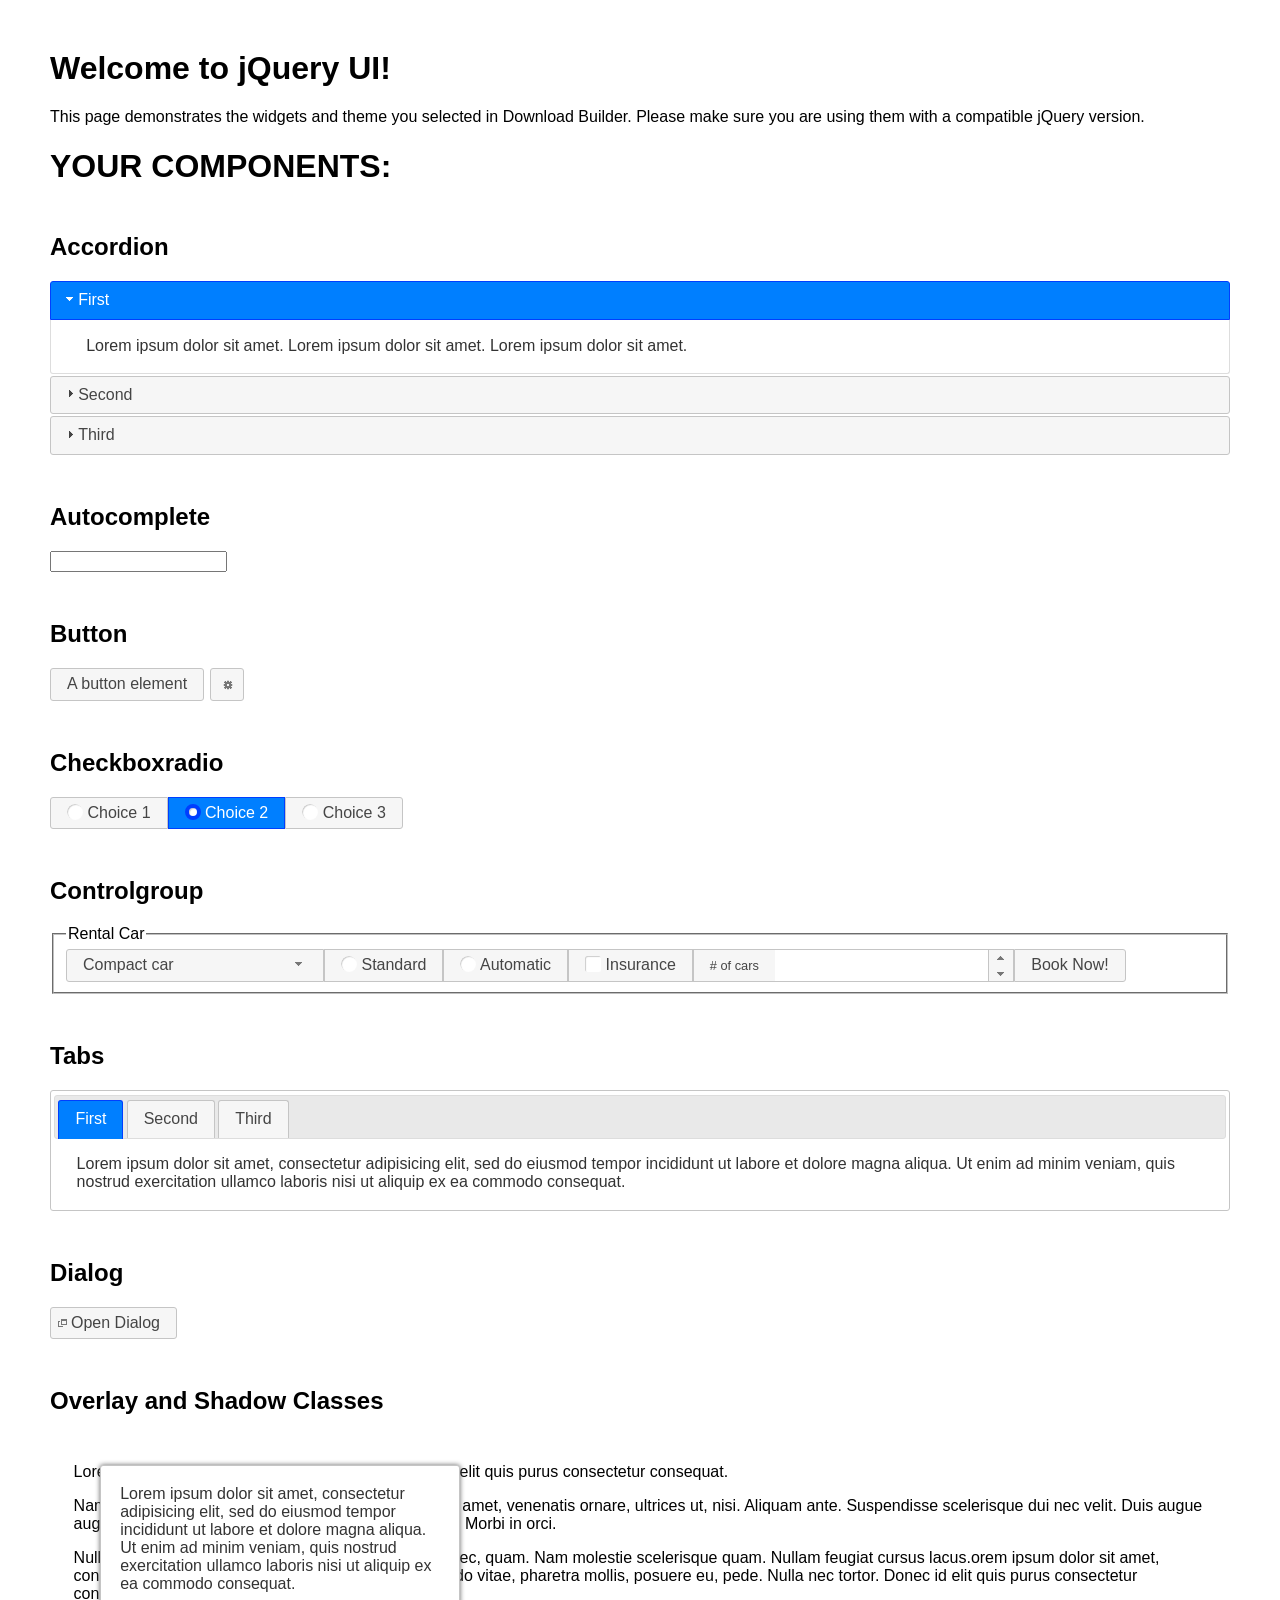
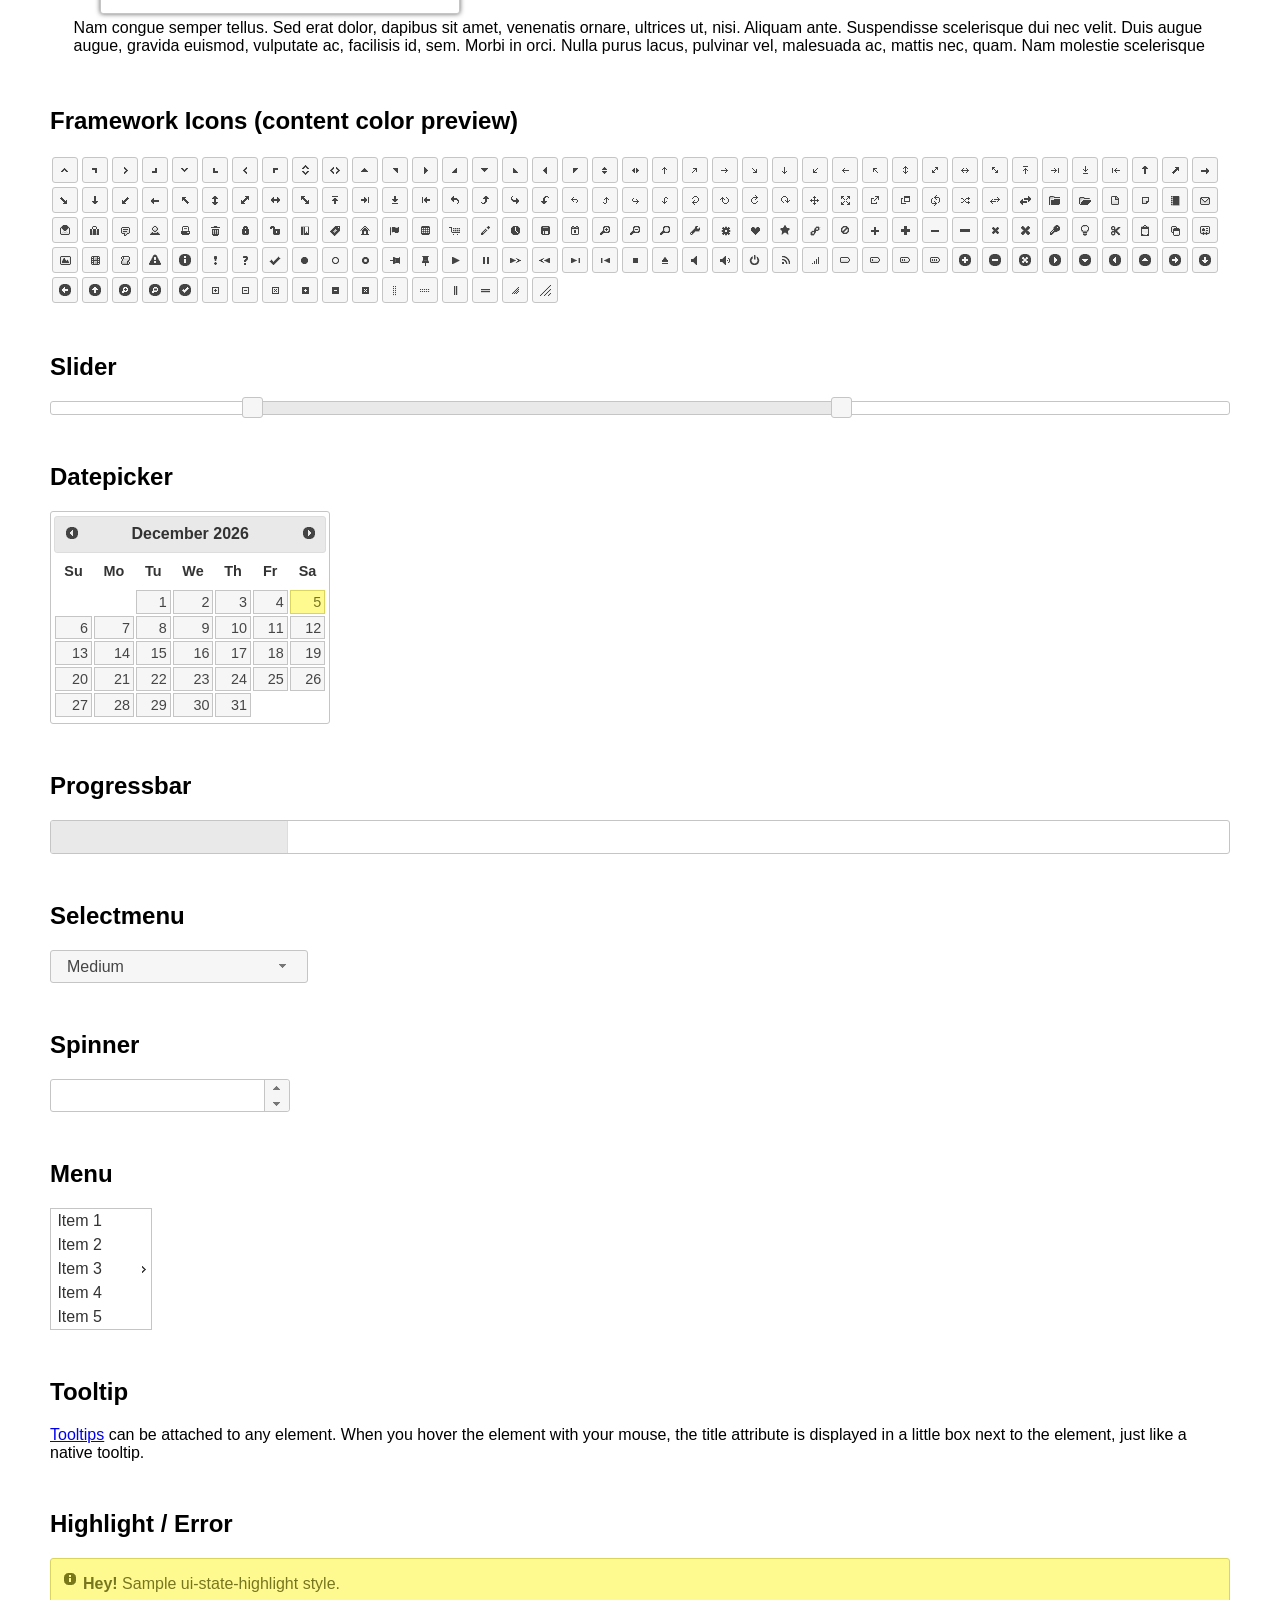
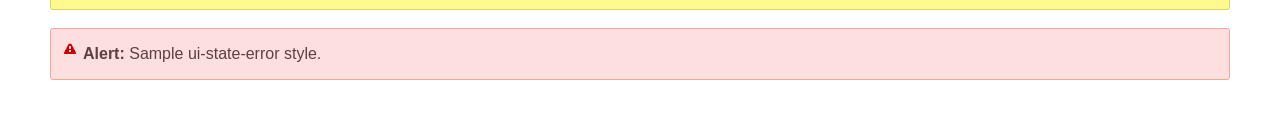
<file: 1.TEMPLATES/cozastore/cozastore/vendor/jqueryui/index.html>
<!doctype html>
<html lang="us">
<head>
	<meta charset="utf-8">
	<title>jQuery UI Example Page</title>
	<link href="jquery-ui.css" rel="stylesheet">
	<style>
	body{
		font-family: "Trebuchet MS", sans-serif;
		margin: 50px;
	}
	.demoHeaders {
		margin-top: 2em;
	}
	#dialog-link {
		padding: .4em 1em .4em 20px;
		text-decoration: none;
		position: relative;
	}
	#dialog-link span.ui-icon {
		margin: 0 5px 0 0;
		position: absolute;
		left: .2em;
		top: 50%;
		margin-top: -8px;
	}
	#icons {
		margin: 0;
		padding: 0;
	}
	#icons li {
		margin: 2px;
		position: relative;
		padding: 4px 0;
		cursor: pointer;
		float: left;
		list-style: none;
	}
	#icons span.ui-icon {
		float: left;
		margin: 0 4px;
	}
	.fakewindowcontain .ui-widget-overlay {
		position: absolute;
	}
	select {
		width: 200px;
	}
	</style>
</head>
<body>

<h1>Welcome to jQuery UI!</h1>

<div class="ui-widget">
	<p>This page demonstrates the widgets and theme you selected in Download Builder. Please make sure you are using them with a compatible jQuery version.</p>
</div>

<h1>YOUR COMPONENTS:</h1>


<!-- Accordion -->
<h2 class="demoHeaders">Accordion</h2>
<div id="accordion">
	<h3>First</h3>
	<div>Lorem ipsum dolor sit amet. Lorem ipsum dolor sit amet. Lorem ipsum dolor sit amet.</div>
	<h3>Second</h3>
	<div>Phasellus mattis tincidunt nibh.</div>
	<h3>Third</h3>
	<div>Nam dui erat, auctor a, dignissim quis.</div>
</div>



<!-- Autocomplete -->
<h2 class="demoHeaders">Autocomplete</h2>
<div>
	<input id="autocomplete" title="type &quot;a&quot;">
</div>



<!-- Button -->
<h2 class="demoHeaders">Button</h2>
<button id="button">A button element</button>
<button id="button-icon">An icon-only button</button>



<!-- Checkboxradio -->
<h2 class="demoHeaders">Checkboxradio</h2>
<form style="margin-top: 1em;">
	<div id="radioset">
		<input type="radio" id="radio1" name="radio"><label for="radio1">Choice 1</label>
		<input type="radio" id="radio2" name="radio" checked="checked"><label for="radio2">Choice 2</label>
		<input type="radio" id="radio3" name="radio"><label for="radio3">Choice 3</label>
	</div>
</form>



<!-- Controlgroup -->
<h2 class="demoHeaders">Controlgroup</h2>
<fieldset>
	<legend>Rental Car</legend>
	<div id="controlgroup">
		<select id="car-type">
			<option>Compact car</option>
			<option>Midsize car</option>
			<option>Full size car</option>
			<option>SUV</option>
			<option>Luxury</option>
			<option>Truck</option>
			<option>Van</option>
		</select>
		<label for="transmission-standard">Standard</label>
		<input type="radio" name="transmission" id="transmission-standard">
		<label for="transmission-automatic">Automatic</label>
		<input type="radio" name="transmission" id="transmission-automatic">
		<label for="insurance">Insurance</label>
		<input type="checkbox" name="insurance" id="insurance">
		<label for="horizontal-spinner" class="ui-controlgroup-label"># of cars</label>
		<input id="horizontal-spinner" class="ui-spinner-input">
		<button>Book Now!</button>
	</div>
</fieldset>



<!-- Tabs -->
<h2 class="demoHeaders">Tabs</h2>
<div id="tabs">
	<ul>
		<li><a href="#tabs-1">First</a></li>
		<li><a href="#tabs-2">Second</a></li>
		<li><a href="#tabs-3">Third</a></li>
	</ul>
	<div id="tabs-1">Lorem ipsum dolor sit amet, consectetur adipisicing elit, sed do eiusmod tempor incididunt ut labore et dolore magna aliqua. Ut enim ad minim veniam, quis nostrud exercitation ullamco laboris nisi ut aliquip ex ea commodo consequat.</div>
	<div id="tabs-2">Phasellus mattis tincidunt nibh. Cras orci urna, blandit id, pretium vel, aliquet ornare, felis. Maecenas scelerisque sem non nisl. Fusce sed lorem in enim dictum bibendum.</div>
	<div id="tabs-3">Nam dui erat, auctor a, dignissim quis, sollicitudin eu, felis. Pellentesque nisi urna, interdum eget, sagittis et, consequat vestibulum, lacus. Mauris porttitor ullamcorper augue.</div>
</div>



<h2 class="demoHeaders">Dialog</h2>
<p>
	<button id="dialog-link" class="ui-button ui-corner-all ui-widget">
		<span class="ui-icon ui-icon-newwin"></span>Open Dialog
	</button>
</p>

<h2 class="demoHeaders">Overlay and Shadow Classes</h2>
<div style="position: relative; width: 96%; height: 200px; padding:1% 2%; overflow:hidden;" class="fakewindowcontain">
	<p>Lorem ipsum dolor sit amet,  Nulla nec tortor. Donec id elit quis purus consectetur consequat. </p><p>Nam congue semper tellus. Sed erat dolor, dapibus sit amet, venenatis ornare, ultrices ut, nisi. Aliquam ante. Suspendisse scelerisque dui nec velit. Duis augue augue, gravida euismod, vulputate ac, facilisis id, sem. Morbi in orci. </p><p>Nulla purus lacus, pulvinar vel, malesuada ac, mattis nec, quam. Nam molestie scelerisque quam. Nullam feugiat cursus lacus.orem ipsum dolor sit amet, consectetur adipiscing elit. Donec libero risus, commodo vitae, pharetra mollis, posuere eu, pede. Nulla nec tortor. Donec id elit quis purus consectetur consequat. </p><p>Nam congue semper tellus. Sed erat dolor, dapibus sit amet, venenatis ornare, ultrices ut, nisi. Aliquam ante. Suspendisse scelerisque dui nec velit. Duis augue augue, gravida euismod, vulputate ac, facilisis id, sem. Morbi in orci. Nulla purus lacus, pulvinar vel, malesuada ac, mattis nec, quam. Nam molestie scelerisque quam. </p><p>Nullam feugiat cursus lacus.orem ipsum dolor sit amet, consectetur adipiscing elit. Donec libero risus, commodo vitae, pharetra mollis, posuere eu, pede. Nulla nec tortor. Donec id elit quis purus consectetur consequat. Nam congue semper tellus. Sed erat dolor, dapibus sit amet, venenatis ornare, ultrices ut, nisi. Aliquam ante. </p><p>Suspendisse scelerisque dui nec velit. Duis augue augue, gravida euismod, vulputate ac, facilisis id, sem. Morbi in orci. Nulla purus lacus, pulvinar vel, malesuada ac, mattis nec, quam. Nam molestie scelerisque quam. Nullam feugiat cursus lacus.orem ipsum dolor sit amet, consectetur adipiscing elit. Donec libero risus, commodo vitae, pharetra mollis, posuere eu, pede. Nulla nec tortor. Donec id elit quis purus consectetur consequat. Nam congue semper tellus. Sed erat dolor, dapibus sit amet, venenatis ornare, ultrices ut, nisi. </p>

	<!-- ui-dialog -->
	<div class="ui-widget-overlay ui-front"></div>
	<div style="position: absolute; width: 320px; left: 50px; top: 30px; padding: 1.2em" class="ui-widget ui-front ui-widget-content ui-corner-all ui-widget-shadow">
		Lorem ipsum dolor sit amet, consectetur adipisicing elit, sed do eiusmod tempor incididunt ut labore et dolore magna aliqua. Ut enim ad minim veniam, quis nostrud exercitation ullamco laboris nisi ut aliquip ex ea commodo consequat.
	</div>

</div>

<!-- ui-dialog -->
<div id="dialog" title="Dialog Title">
	<p>Lorem ipsum dolor sit amet, consectetur adipisicing elit, sed do eiusmod tempor incididunt ut labore et dolore magna aliqua. Ut enim ad minim veniam, quis nostrud exercitation ullamco laboris nisi ut aliquip ex ea commodo consequat.</p>
</div>



<h2 class="demoHeaders">Framework Icons (content color preview)</h2>
<ul id="icons" class="ui-widget ui-helper-clearfix">
	<li class="ui-state-default ui-corner-all" title=".ui-icon-caret-1-n"><span class="ui-icon ui-icon-caret-1-n"></span></li>
	<li class="ui-state-default ui-corner-all" title=".ui-icon-caret-1-ne"><span class="ui-icon ui-icon-caret-1-ne"></span></li>
	<li class="ui-state-default ui-corner-all" title=".ui-icon-caret-1-e"><span class="ui-icon ui-icon-caret-1-e"></span></li>
	<li class="ui-state-default ui-corner-all" title=".ui-icon-caret-1-se"><span class="ui-icon ui-icon-caret-1-se"></span></li>
	<li class="ui-state-default ui-corner-all" title=".ui-icon-caret-1-s"><span class="ui-icon ui-icon-caret-1-s"></span></li>
	<li class="ui-state-default ui-corner-all" title=".ui-icon-caret-1-sw"><span class="ui-icon ui-icon-caret-1-sw"></span></li>
	<li class="ui-state-default ui-corner-all" title=".ui-icon-caret-1-w"><span class="ui-icon ui-icon-caret-1-w"></span></li>
	<li class="ui-state-default ui-corner-all" title=".ui-icon-caret-1-nw"><span class="ui-icon ui-icon-caret-1-nw"></span></li>
	<li class="ui-state-default ui-corner-all" title=".ui-icon-caret-2-n-s"><span class="ui-icon ui-icon-caret-2-n-s"></span></li>
	<li class="ui-state-default ui-corner-all" title=".ui-icon-caret-2-e-w"><span class="ui-icon ui-icon-caret-2-e-w"></span></li>
	<li class="ui-state-default ui-corner-all" title=".ui-icon-triangle-1-n"><span class="ui-icon ui-icon-triangle-1-n"></span></li>
	<li class="ui-state-default ui-corner-all" title=".ui-icon-triangle-1-ne"><span class="ui-icon ui-icon-triangle-1-ne"></span></li>
	<li class="ui-state-default ui-corner-all" title=".ui-icon-triangle-1-e"><span class="ui-icon ui-icon-triangle-1-e"></span></li>
	<li class="ui-state-default ui-corner-all" title=".ui-icon-triangle-1-se"><span class="ui-icon ui-icon-triangle-1-se"></span></li>
	<li class="ui-state-default ui-corner-all" title=".ui-icon-triangle-1-s"><span class="ui-icon ui-icon-triangle-1-s"></span></li>
	<li class="ui-state-default ui-corner-all" title=".ui-icon-triangle-1-sw"><span class="ui-icon ui-icon-triangle-1-sw"></span></li>
	<li class="ui-state-default ui-corner-all" title=".ui-icon-triangle-1-w"><span class="ui-icon ui-icon-triangle-1-w"></span></li>
	<li class="ui-state-default ui-corner-all" title=".ui-icon-triangle-1-nw"><span class="ui-icon ui-icon-triangle-1-nw"></span></li>
	<li class="ui-state-default ui-corner-all" title=".ui-icon-triangle-2-n-s"><span class="ui-icon ui-icon-triangle-2-n-s"></span></li>
	<li class="ui-state-default ui-corner-all" title=".ui-icon-triangle-2-e-w"><span class="ui-icon ui-icon-triangle-2-e-w"></span></li>
	<li class="ui-state-default ui-corner-all" title=".ui-icon-arrow-1-n"><span class="ui-icon ui-icon-arrow-1-n"></span></li>
	<li class="ui-state-default ui-corner-all" title=".ui-icon-arrow-1-ne"><span class="ui-icon ui-icon-arrow-1-ne"></span></li>
	<li class="ui-state-default ui-corner-all" title=".ui-icon-arrow-1-e"><span class="ui-icon ui-icon-arrow-1-e"></span></li>
	<li class="ui-state-default ui-corner-all" title=".ui-icon-arrow-1-se"><span class="ui-icon ui-icon-arrow-1-se"></span></li>
	<li class="ui-state-default ui-corner-all" title=".ui-icon-arrow-1-s"><span class="ui-icon ui-icon-arrow-1-s"></span></li>
	<li class="ui-state-default ui-corner-all" title=".ui-icon-arrow-1-sw"><span class="ui-icon ui-icon-arrow-1-sw"></span></li>
	<li class="ui-state-default ui-corner-all" title=".ui-icon-arrow-1-w"><span class="ui-icon ui-icon-arrow-1-w"></span></li>
	<li class="ui-state-default ui-corner-all" title=".ui-icon-arrow-1-nw"><span class="ui-icon ui-icon-arrow-1-nw"></span></li>
	<li class="ui-state-default ui-corner-all" title=".ui-icon-arrow-2-n-s"><span class="ui-icon ui-icon-arrow-2-n-s"></span></li>
	<li class="ui-state-default ui-corner-all" title=".ui-icon-arrow-2-ne-sw"><span class="ui-icon ui-icon-arrow-2-ne-sw"></span></li>
	<li class="ui-state-default ui-corner-all" title=".ui-icon-arrow-2-e-w"><span class="ui-icon ui-icon-arrow-2-e-w"></span></li>
	<li class="ui-state-default ui-corner-all" title=".ui-icon-arrow-2-se-nw"><span class="ui-icon ui-icon-arrow-2-se-nw"></span></li>
	<li class="ui-state-default ui-corner-all" title=".ui-icon-arrowstop-1-n"><span class="ui-icon ui-icon-arrowstop-1-n"></span></li>
	<li class="ui-state-default ui-corner-all" title=".ui-icon-arrowstop-1-e"><span class="ui-icon ui-icon-arrowstop-1-e"></span></li>
	<li class="ui-state-default ui-corner-all" title=".ui-icon-arrowstop-1-s"><span class="ui-icon ui-icon-arrowstop-1-s"></span></li>
	<li class="ui-state-default ui-corner-all" title=".ui-icon-arrowstop-1-w"><span class="ui-icon ui-icon-arrowstop-1-w"></span></li>
	<li class="ui-state-default ui-corner-all" title=".ui-icon-arrowthick-1-n"><span class="ui-icon ui-icon-arrowthick-1-n"></span></li>
	<li class="ui-state-default ui-corner-all" title=".ui-icon-arrowthick-1-ne"><span class="ui-icon ui-icon-arrowthick-1-ne"></span></li>
	<li class="ui-state-default ui-corner-all" title=".ui-icon-arrowthick-1-e"><span class="ui-icon ui-icon-arrowthick-1-e"></span></li>
	<li class="ui-state-default ui-corner-all" title=".ui-icon-arrowthick-1-se"><span class="ui-icon ui-icon-arrowthick-1-se"></span></li>
	<li class="ui-state-default ui-corner-all" title=".ui-icon-arrowthick-1-s"><span class="ui-icon ui-icon-arrowthick-1-s"></span></li>
	<li class="ui-state-default ui-corner-all" title=".ui-icon-arrowthick-1-sw"><span class="ui-icon ui-icon-arrowthick-1-sw"></span></li>
	<li class="ui-state-default ui-corner-all" title=".ui-icon-arrowthick-1-w"><span class="ui-icon ui-icon-arrowthick-1-w"></span></li>
	<li class="ui-state-default ui-corner-all" title=".ui-icon-arrowthick-1-nw"><span class="ui-icon ui-icon-arrowthick-1-nw"></span></li>
	<li class="ui-state-default ui-corner-all" title=".ui-icon-arrowthick-2-n-s"><span class="ui-icon ui-icon-arrowthick-2-n-s"></span></li>
	<li class="ui-state-default ui-corner-all" title=".ui-icon-arrowthick-2-ne-sw"><span class="ui-icon ui-icon-arrowthick-2-ne-sw"></span></li>
	<li class="ui-state-default ui-corner-all" title=".ui-icon-arrowthick-2-e-w"><span class="ui-icon ui-icon-arrowthick-2-e-w"></span></li>
	<li class="ui-state-default ui-corner-all" title=".ui-icon-arrowthick-2-se-nw"><span class="ui-icon ui-icon-arrowthick-2-se-nw"></span></li>
	<li class="ui-state-default ui-corner-all" title=".ui-icon-arrowthickstop-1-n"><span class="ui-icon ui-icon-arrowthickstop-1-n"></span></li>
	<li class="ui-state-default ui-corner-all" title=".ui-icon-arrowthickstop-1-e"><span class="ui-icon ui-icon-arrowthickstop-1-e"></span></li>
	<li class="ui-state-default ui-corner-all" title=".ui-icon-arrowthickstop-1-s"><span class="ui-icon ui-icon-arrowthickstop-1-s"></span></li>
	<li class="ui-state-default ui-corner-all" title=".ui-icon-arrowthickstop-1-w"><span class="ui-icon ui-icon-arrowthickstop-1-w"></span></li>
	<li class="ui-state-default ui-corner-all" title=".ui-icon-arrowreturnthick-1-w"><span class="ui-icon ui-icon-arrowreturnthick-1-w"></span></li>
	<li class="ui-state-default ui-corner-all" title=".ui-icon-arrowreturnthick-1-n"><span class="ui-icon ui-icon-arrowreturnthick-1-n"></span></li>
	<li class="ui-state-default ui-corner-all" title=".ui-icon-arrowreturnthick-1-e"><span class="ui-icon ui-icon-arrowreturnthick-1-e"></span></li>
	<li class="ui-state-default ui-corner-all" title=".ui-icon-arrowreturnthick-1-s"><span class="ui-icon ui-icon-arrowreturnthick-1-s"></span></li>
	<li class="ui-state-default ui-corner-all" title=".ui-icon-arrowreturn-1-w"><span class="ui-icon ui-icon-arrowreturn-1-w"></span></li>
	<li class="ui-state-default ui-corner-all" title=".ui-icon-arrowreturn-1-n"><span class="ui-icon ui-icon-arrowreturn-1-n"></span></li>
	<li class="ui-state-default ui-corner-all" title=".ui-icon-arrowreturn-1-e"><span class="ui-icon ui-icon-arrowreturn-1-e"></span></li>
	<li class="ui-state-default ui-corner-all" title=".ui-icon-arrowreturn-1-s"><span class="ui-icon ui-icon-arrowreturn-1-s"></span></li>
	<li class="ui-state-default ui-corner-all" title=".ui-icon-arrowrefresh-1-w"><span class="ui-icon ui-icon-arrowrefresh-1-w"></span></li>
	<li class="ui-state-default ui-corner-all" title=".ui-icon-arrowrefresh-1-n"><span class="ui-icon ui-icon-arrowrefresh-1-n"></span></li>
	<li class="ui-state-default ui-corner-all" title=".ui-icon-arrowrefresh-1-e"><span class="ui-icon ui-icon-arrowrefresh-1-e"></span></li>
	<li class="ui-state-default ui-corner-all" title=".ui-icon-arrowrefresh-1-s"><span class="ui-icon ui-icon-arrowrefresh-1-s"></span></li>
	<li class="ui-state-default ui-corner-all" title=".ui-icon-arrow-4"><span class="ui-icon ui-icon-arrow-4"></span></li>
	<li class="ui-state-default ui-corner-all" title=".ui-icon-arrow-4-diag"><span class="ui-icon ui-icon-arrow-4-diag"></span></li>
	<li class="ui-state-default ui-corner-all" title=".ui-icon-extlink"><span class="ui-icon ui-icon-extlink"></span></li>
	<li class="ui-state-default ui-corner-all" title=".ui-icon-newwin"><span class="ui-icon ui-icon-newwin"></span></li>
	<li class="ui-state-default ui-corner-all" title=".ui-icon-refresh"><span class="ui-icon ui-icon-refresh"></span></li>
	<li class="ui-state-default ui-corner-all" title=".ui-icon-shuffle"><span class="ui-icon ui-icon-shuffle"></span></li>
	<li class="ui-state-default ui-corner-all" title=".ui-icon-transfer-e-w"><span class="ui-icon ui-icon-transfer-e-w"></span></li>
	<li class="ui-state-default ui-corner-all" title=".ui-icon-transferthick-e-w"><span class="ui-icon ui-icon-transferthick-e-w"></span></li>
	<li class="ui-state-default ui-corner-all" title=".ui-icon-folder-collapsed"><span class="ui-icon ui-icon-folder-collapsed"></span></li>
	<li class="ui-state-default ui-corner-all" title=".ui-icon-folder-open"><span class="ui-icon ui-icon-folder-open"></span></li>
	<li class="ui-state-default ui-corner-all" title=".ui-icon-document"><span class="ui-icon ui-icon-document"></span></li>
	<li class="ui-state-default ui-corner-all" title=".ui-icon-document-b"><span class="ui-icon ui-icon-document-b"></span></li>
	<li class="ui-state-default ui-corner-all" title=".ui-icon-note"><span class="ui-icon ui-icon-note"></span></li>
	<li class="ui-state-default ui-corner-all" title=".ui-icon-mail-closed"><span class="ui-icon ui-icon-mail-closed"></span></li>
	<li class="ui-state-default ui-corner-all" title=".ui-icon-mail-open"><span class="ui-icon ui-icon-mail-open"></span></li>
	<li class="ui-state-default ui-corner-all" title=".ui-icon-suitcase"><span class="ui-icon ui-icon-suitcase"></span></li>
	<li class="ui-state-default ui-corner-all" title=".ui-icon-comment"><span class="ui-icon ui-icon-comment"></span></li>
	<li class="ui-state-default ui-corner-all" title=".ui-icon-person"><span class="ui-icon ui-icon-person"></span></li>
	<li class="ui-state-default ui-corner-all" title=".ui-icon-print"><span class="ui-icon ui-icon-print"></span></li>
	<li class="ui-state-default ui-corner-all" title=".ui-icon-trash"><span class="ui-icon ui-icon-trash"></span></li>
	<li class="ui-state-default ui-corner-all" title=".ui-icon-locked"><span class="ui-icon ui-icon-locked"></span></li>
	<li class="ui-state-default ui-corner-all" title=".ui-icon-unlocked"><span class="ui-icon ui-icon-unlocked"></span></li>
	<li class="ui-state-default ui-corner-all" title=".ui-icon-bookmark"><span class="ui-icon ui-icon-bookmark"></span></li>
	<li class="ui-state-default ui-corner-all" title=".ui-icon-tag"><span class="ui-icon ui-icon-tag"></span></li>
	<li class="ui-state-default ui-corner-all" title=".ui-icon-home"><span class="ui-icon ui-icon-home"></span></li>
	<li class="ui-state-default ui-corner-all" title=".ui-icon-flag"><span class="ui-icon ui-icon-flag"></span></li>
	<li class="ui-state-default ui-corner-all" title=".ui-icon-calculator"><span class="ui-icon ui-icon-calculator"></span></li>
	<li class="ui-state-default ui-corner-all" title=".ui-icon-cart"><span class="ui-icon ui-icon-cart"></span></li>
	<li class="ui-state-default ui-corner-all" title=".ui-icon-pencil"><span class="ui-icon ui-icon-pencil"></span></li>
	<li class="ui-state-default ui-corner-all" title=".ui-icon-clock"><span class="ui-icon ui-icon-clock"></span></li>
	<li class="ui-state-default ui-corner-all" title=".ui-icon-disk"><span class="ui-icon ui-icon-disk"></span></li>
	<li class="ui-state-default ui-corner-all" title=".ui-icon-calendar"><span class="ui-icon ui-icon-calendar"></span></li>
	<li class="ui-state-default ui-corner-all" title=".ui-icon-zoomin"><span class="ui-icon ui-icon-zoomin"></span></li>
	<li class="ui-state-default ui-corner-all" title=".ui-icon-zoomout"><span class="ui-icon ui-icon-zoomout"></span></li>
	<li class="ui-state-default ui-corner-all" title=".ui-icon-search"><span class="ui-icon ui-icon-search"></span></li>
	<li class="ui-state-default ui-corner-all" title=".ui-icon-wrench"><span class="ui-icon ui-icon-wrench"></span></li>
	<li class="ui-state-default ui-corner-all" title=".ui-icon-gear"><span class="ui-icon ui-icon-gear"></span></li>
	<li class="ui-state-default ui-corner-all" title=".ui-icon-heart"><span class="ui-icon ui-icon-heart"></span></li>
	<li class="ui-state-default ui-corner-all" title=".ui-icon-star"><span class="ui-icon ui-icon-star"></span></li>
	<li class="ui-state-default ui-corner-all" title=".ui-icon-link"><span class="ui-icon ui-icon-link"></span></li>
	<li class="ui-state-default ui-corner-all" title=".ui-icon-cancel"><span class="ui-icon ui-icon-cancel"></span></li>
	<li class="ui-state-default ui-corner-all" title=".ui-icon-plus"><span class="ui-icon ui-icon-plus"></span></li>
	<li class="ui-state-default ui-corner-all" title=".ui-icon-plusthick"><span class="ui-icon ui-icon-plusthick"></span></li>
	<li class="ui-state-default ui-corner-all" title=".ui-icon-minus"><span class="ui-icon ui-icon-minus"></span></li>
	<li class="ui-state-default ui-corner-all" title=".ui-icon-minusthick"><span class="ui-icon ui-icon-minusthick"></span></li>
	<li class="ui-state-default ui-corner-all" title=".ui-icon-close"><span class="ui-icon ui-icon-close"></span></li>
	<li class="ui-state-default ui-corner-all" title=".ui-icon-closethick"><span class="ui-icon ui-icon-closethick"></span></li>
	<li class="ui-state-default ui-corner-all" title=".ui-icon-key"><span class="ui-icon ui-icon-key"></span></li>
	<li class="ui-state-default ui-corner-all" title=".ui-icon-lightbulb"><span class="ui-icon ui-icon-lightbulb"></span></li>
	<li class="ui-state-default ui-corner-all" title=".ui-icon-scissors"><span class="ui-icon ui-icon-scissors"></span></li>
	<li class="ui-state-default ui-corner-all" title=".ui-icon-clipboard"><span class="ui-icon ui-icon-clipboard"></span></li>
	<li class="ui-state-default ui-corner-all" title=".ui-icon-copy"><span class="ui-icon ui-icon-copy"></span></li>
	<li class="ui-state-default ui-corner-all" title=".ui-icon-contact"><span class="ui-icon ui-icon-contact"></span></li>
	<li class="ui-state-default ui-corner-all" title=".ui-icon-image"><span class="ui-icon ui-icon-image"></span></li>
	<li class="ui-state-default ui-corner-all" title=".ui-icon-video"><span class="ui-icon ui-icon-video"></span></li>
	<li class="ui-state-default ui-corner-all" title=".ui-icon-script"><span class="ui-icon ui-icon-script"></span></li>
	<li class="ui-state-default ui-corner-all" title=".ui-icon-alert"><span class="ui-icon ui-icon-alert"></span></li>
	<li class="ui-state-default ui-corner-all" title=".ui-icon-info"><span class="ui-icon ui-icon-info"></span></li>
	<li class="ui-state-default ui-corner-all" title=".ui-icon-notice"><span class="ui-icon ui-icon-notice"></span></li>
	<li class="ui-state-default ui-corner-all" title=".ui-icon-help"><span class="ui-icon ui-icon-help"></span></li>
	<li class="ui-state-default ui-corner-all" title=".ui-icon-check"><span class="ui-icon ui-icon-check"></span></li>
	<li class="ui-state-default ui-corner-all" title=".ui-icon-bullet"><span class="ui-icon ui-icon-bullet"></span></li>
	<li class="ui-state-default ui-corner-all" title=".ui-icon-radio-off"><span class="ui-icon ui-icon-radio-off"></span></li>
	<li class="ui-state-default ui-corner-all" title=".ui-icon-radio-on"><span class="ui-icon ui-icon-radio-on"></span></li>
	<li class="ui-state-default ui-corner-all" title=".ui-icon-pin-w"><span class="ui-icon ui-icon-pin-w"></span></li>
	<li class="ui-state-default ui-corner-all" title=".ui-icon-pin-s"><span class="ui-icon ui-icon-pin-s"></span></li>
	<li class="ui-state-default ui-corner-all" title=".ui-icon-play"><span class="ui-icon ui-icon-play"></span></li>
	<li class="ui-state-default ui-corner-all" title=".ui-icon-pause"><span class="ui-icon ui-icon-pause"></span></li>
	<li class="ui-state-default ui-corner-all" title=".ui-icon-seek-next"><span class="ui-icon ui-icon-seek-next"></span></li>
	<li class="ui-state-default ui-corner-all" title=".ui-icon-seek-prev"><span class="ui-icon ui-icon-seek-prev"></span></li>
	<li class="ui-state-default ui-corner-all" title=".ui-icon-seek-end"><span class="ui-icon ui-icon-seek-end"></span></li>
	<li class="ui-state-default ui-corner-all" title=".ui-icon-seek-first"><span class="ui-icon ui-icon-seek-first"></span></li>
	<li class="ui-state-default ui-corner-all" title=".ui-icon-stop"><span class="ui-icon ui-icon-stop"></span></li>
	<li class="ui-state-default ui-corner-all" title=".ui-icon-eject"><span class="ui-icon ui-icon-eject"></span></li>
	<li class="ui-state-default ui-corner-all" title=".ui-icon-volume-off"><span class="ui-icon ui-icon-volume-off"></span></li>
	<li class="ui-state-default ui-corner-all" title=".ui-icon-volume-on"><span class="ui-icon ui-icon-volume-on"></span></li>
	<li class="ui-state-default ui-corner-all" title=".ui-icon-power"><span class="ui-icon ui-icon-power"></span></li>
	<li class="ui-state-default ui-corner-all" title=".ui-icon-signal-diag"><span class="ui-icon ui-icon-signal-diag"></span></li>
	<li class="ui-state-default ui-corner-all" title=".ui-icon-signal"><span class="ui-icon ui-icon-signal"></span></li>
	<li class="ui-state-default ui-corner-all" title=".ui-icon-battery-0"><span class="ui-icon ui-icon-battery-0"></span></li>
	<li class="ui-state-default ui-corner-all" title=".ui-icon-battery-1"><span class="ui-icon ui-icon-battery-1"></span></li>
	<li class="ui-state-default ui-corner-all" title=".ui-icon-battery-2"><span class="ui-icon ui-icon-battery-2"></span></li>
	<li class="ui-state-default ui-corner-all" title=".ui-icon-battery-3"><span class="ui-icon ui-icon-battery-3"></span></li>
	<li class="ui-state-default ui-corner-all" title=".ui-icon-circle-plus"><span class="ui-icon ui-icon-circle-plus"></span></li>
	<li class="ui-state-default ui-corner-all" title=".ui-icon-circle-minus"><span class="ui-icon ui-icon-circle-minus"></span></li>
	<li class="ui-state-default ui-corner-all" title=".ui-icon-circle-close"><span class="ui-icon ui-icon-circle-close"></span></li>
	<li class="ui-state-default ui-corner-all" title=".ui-icon-circle-triangle-e"><span class="ui-icon ui-icon-circle-triangle-e"></span></li>
	<li class="ui-state-default ui-corner-all" title=".ui-icon-circle-triangle-s"><span class="ui-icon ui-icon-circle-triangle-s"></span></li>
	<li class="ui-state-default ui-corner-all" title=".ui-icon-circle-triangle-w"><span class="ui-icon ui-icon-circle-triangle-w"></span></li>
	<li class="ui-state-default ui-corner-all" title=".ui-icon-circle-triangle-n"><span class="ui-icon ui-icon-circle-triangle-n"></span></li>
	<li class="ui-state-default ui-corner-all" title=".ui-icon-circle-arrow-e"><span class="ui-icon ui-icon-circle-arrow-e"></span></li>
	<li class="ui-state-default ui-corner-all" title=".ui-icon-circle-arrow-s"><span class="ui-icon ui-icon-circle-arrow-s"></span></li>
	<li class="ui-state-default ui-corner-all" title=".ui-icon-circle-arrow-w"><span class="ui-icon ui-icon-circle-arrow-w"></span></li>
	<li class="ui-state-default ui-corner-all" title=".ui-icon-circle-arrow-n"><span class="ui-icon ui-icon-circle-arrow-n"></span></li>
	<li class="ui-state-default ui-corner-all" title=".ui-icon-circle-zoomin"><span class="ui-icon ui-icon-circle-zoomin"></span></li>
	<li class="ui-state-default ui-corner-all" title=".ui-icon-circle-zoomout"><span class="ui-icon ui-icon-circle-zoomout"></span></li>
	<li class="ui-state-default ui-corner-all" title=".ui-icon-circle-check"><span class="ui-icon ui-icon-circle-check"></span></li>
	<li class="ui-state-default ui-corner-all" title=".ui-icon-circlesmall-plus"><span class="ui-icon ui-icon-circlesmall-plus"></span></li>
	<li class="ui-state-default ui-corner-all" title=".ui-icon-circlesmall-minus"><span class="ui-icon ui-icon-circlesmall-minus"></span></li>
	<li class="ui-state-default ui-corner-all" title=".ui-icon-circlesmall-close"><span class="ui-icon ui-icon-circlesmall-close"></span></li>
	<li class="ui-state-default ui-corner-all" title=".ui-icon-squaresmall-plus"><span class="ui-icon ui-icon-squaresmall-plus"></span></li>
	<li class="ui-state-default ui-corner-all" title=".ui-icon-squaresmall-minus"><span class="ui-icon ui-icon-squaresmall-minus"></span></li>
	<li class="ui-state-default ui-corner-all" title=".ui-icon-squaresmall-close"><span class="ui-icon ui-icon-squaresmall-close"></span></li>
	<li class="ui-state-default ui-corner-all" title=".ui-icon-grip-dotted-vertical"><span class="ui-icon ui-icon-grip-dotted-vertical"></span></li>
	<li class="ui-state-default ui-corner-all" title=".ui-icon-grip-dotted-horizontal"><span class="ui-icon ui-icon-grip-dotted-horizontal"></span></li>
	<li class="ui-state-default ui-corner-all" title=".ui-icon-grip-solid-vertical"><span class="ui-icon ui-icon-grip-solid-vertical"></span></li>
	<li class="ui-state-default ui-corner-all" title=".ui-icon-grip-solid-horizontal"><span class="ui-icon ui-icon-grip-solid-horizontal"></span></li>
	<li class="ui-state-default ui-corner-all" title=".ui-icon-gripsmall-diagonal-se"><span class="ui-icon ui-icon-gripsmall-diagonal-se"></span></li>
	<li class="ui-state-default ui-corner-all" title=".ui-icon-grip-diagonal-se"><span class="ui-icon ui-icon-grip-diagonal-se"></span></li>
</ul>


<!-- Slider -->
<h2 class="demoHeaders">Slider</h2>
<div id="slider"></div>



<!-- Datepicker -->
<h2 class="demoHeaders">Datepicker</h2>
<div id="datepicker"></div>



<!-- Progressbar -->
<h2 class="demoHeaders">Progressbar</h2>
<div id="progressbar"></div>



<!-- Progressbar -->
<h2 class="demoHeaders">Selectmenu</h2>
<select id="selectmenu">
	<option>Slower</option>
	<option>Slow</option>
	<option selected="selected">Medium</option>
	<option>Fast</option>
	<option>Faster</option>
</select>



<!-- Spinner -->
<h2 class="demoHeaders">Spinner</h2>
<input id="spinner">



<!-- Menu -->
<h2 class="demoHeaders">Menu</h2>
<ul style="width:100px;" id="menu">
	<li><div>Item 1</div></li>
	<li><div>Item 2</div></li>
	<li><div>Item 3</div>
		<ul>
			<li><div>Item 3-1</div></li>
			<li><div>Item 3-2</div></li>
			<li><div>Item 3-3</div></li>
			<li><div>Item 3-4</div></li>
			<li><div>Item 3-5</div></li>
		</ul>
	</li>
	<li><div>Item 4</div></li>
	<li><div>Item 5</div></li>
</ul>



<!-- Tooltip -->
<h2 class="demoHeaders">Tooltip</h2>
<p id="tooltip">
	<a href="#" title="That&apos;s what this widget is">Tooltips</a> can be attached to any element. When you hover
the element with your mouse, the title attribute is displayed in a little box next to the element, just like a native tooltip.
</p>


<!-- Highlight / Error -->
<h2 class="demoHeaders">Highlight / Error</h2>
<div class="ui-widget">
	<div class="ui-state-highlight ui-corner-all" style="margin-top: 20px; padding: 0 .7em;">
		<p><span class="ui-icon ui-icon-info" style="float: left; margin-right: .3em;"></span>
		<strong>Hey!</strong> Sample ui-state-highlight style.</p>
	</div>
</div>
<br>
<div class="ui-widget">
	<div class="ui-state-error ui-corner-all" style="padding: 0 .7em;">
		<p><span class="ui-icon ui-icon-alert" style="float: left; margin-right: .3em;"></span>
		<strong>Alert:</strong> Sample ui-state-error style.</p>
	</div>
</div>

<script src="external/jquery/jquery.js"></script>
<script src="jquery-ui.js"></script>
<script>

$( "#accordion" ).accordion();



var availableTags = [
	"ActionScript",
	"AppleScript",
	"Asp",
	"BASIC",
	"C",
	"C++",
	"Clojure",
	"COBOL",
	"ColdFusion",
	"Erlang",
	"Fortran",
	"Groovy",
	"Haskell",
	"Java",
	"JavaScript",
	"Lisp",
	"Perl",
	"PHP",
	"Python",
	"Ruby",
	"Scala",
	"Scheme"
];
$( "#autocomplete" ).autocomplete({
	source: availableTags
});



$( "#button" ).button();
$( "#button-icon" ).button({
	icon: "ui-icon-gear",
	showLabel: false
});



$( "#radioset" ).buttonset();



$( "#controlgroup" ).controlgroup();



$( "#tabs" ).tabs();



$( "#dialog" ).dialog({
	autoOpen: false,
	width: 400,
	buttons: [
		{
			text: "Ok",
			click: function() {
				$( this ).dialog( "close" );
			}
		},
		{
			text: "Cancel",
			click: function() {
				$( this ).dialog( "close" );
			}
		}
	]
});

// Link to open the dialog
$( "#dialog-link" ).click(function( event ) {
	$( "#dialog" ).dialog( "open" );
	event.preventDefault();
});



$( "#datepicker" ).datepicker({
	inline: true
});



$( "#slider" ).slider({
	range: true,
	values: [ 17, 67 ]
});



$( "#progressbar" ).progressbar({
	value: 20
});



$( "#spinner" ).spinner();



$( "#menu" ).menu();



$( "#tooltip" ).tooltip();



$( "#selectmenu" ).selectmenu();


// Hover states on the static widgets
$( "#dialog-link, #icons li" ).hover(
	function() {
		$( this ).addClass( "ui-state-hover" );
	},
	function() {
		$( this ).removeClass( "ui-state-hover" );
	}
);
</script>
</body>
</html>
</file>
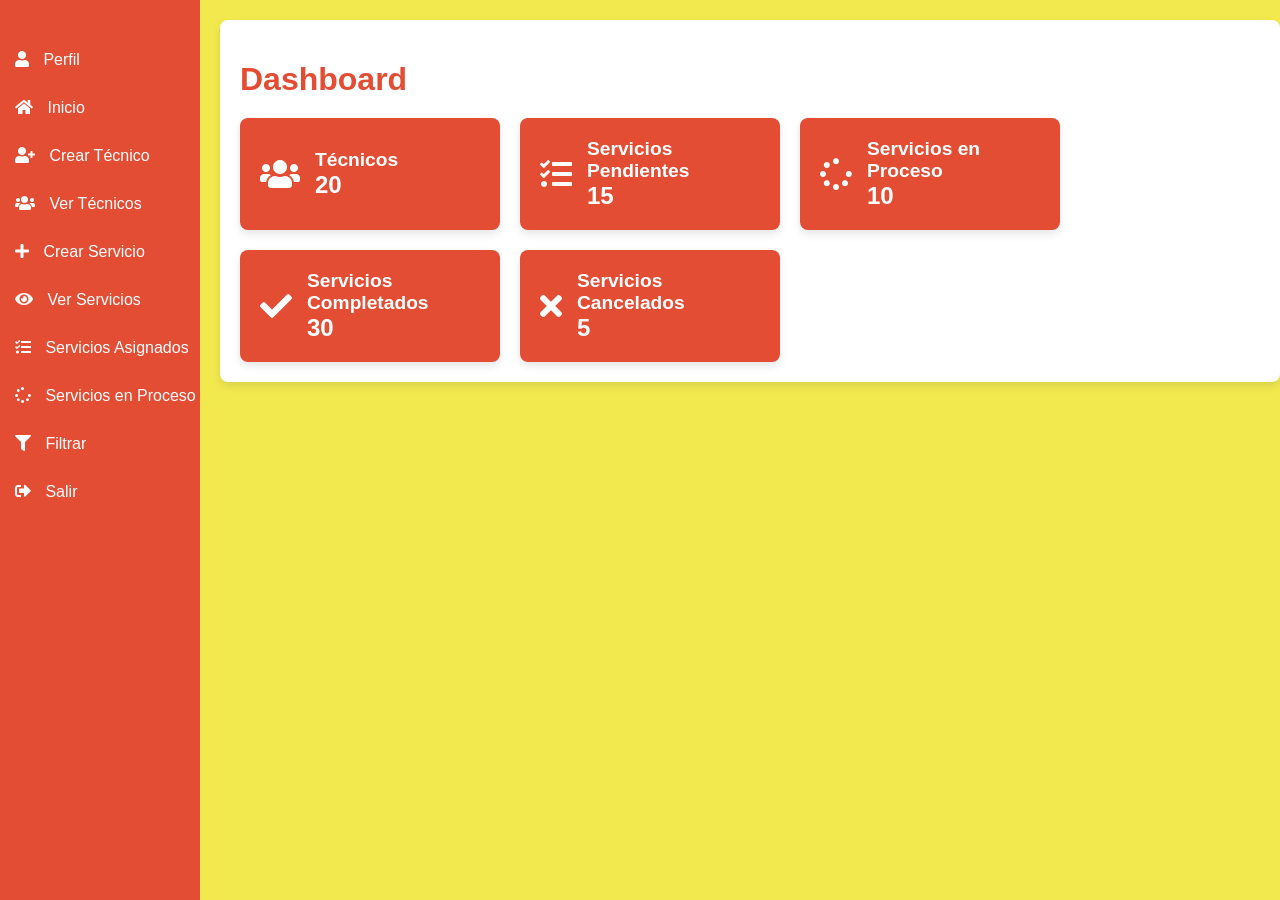
<file: CRM Cablenet/dasboard.html>
<!DOCTYPE html>
<html lang="en">
  <head>
    <meta charset="UTF-8" />
    <meta name="viewport" content="width=device-width, initial-scale=1.0" />
    <title>Dashboard</title>
    <link rel="stylesheet" href="dashboard-styles.css" />
    <link
      rel="stylesheet"
      href="https://cdnjs.cloudflare.com/ajax/libs/font-awesome/5.15.3/css/all.min.css"
    />
  </head>
  <body>
    <div class="sidebar">
      <ul>
        <li>
          <a href="crm.html"><i class="fas fa-user"></i> Perfil</a>
        </li>
        <li>
          <a href="crm.html"><i class="fas fa-home"></i> Inicio</a>
        </li>
        <li>
          <a href="crm.html"><i class="fas fa-user-plus"></i> Crear Técnico</a>
        </li>
        <li>
          <a href="crm.html"><i class="fas fa-users"></i> Ver Técnicos</a>
        </li>
        <li>
          <a href="crm.html"><i class="fas fa-plus"></i> Crear Servicio</a>
        </li>
        <li>
          <a href="crm.html"><i class="fas fa-eye"></i> Ver Servicios</a>
        </li>
        <li>
          <a href="crm.html"
            ><i class="fas fa-tasks"></i> Servicios Asignados</a
          >
        </li>
        <li>
          <a href="crm.html"
            ><i class="fas fa-spinner"></i> Servicios en Proceso</a
          >
        </li>
        <li>
          <a href="crm.html"><i class="fas fa-filter"></i> Filtrar</a>
        </li>
        <li>
          <a href="crm.html"><i class="fas fa-sign-out-alt"></i> Salir</a>
        </li>
      </ul>
    </div>
    <div class="dashboard-container">
      <h1>Dashboard</h1>
      <div class="stats-container">
        <div class="stat-card">
          <i class="fas fa-users"></i>
          <div class="stat-info">
            <h2>Técnicos</h2>
            <p>20</p>
          </div>
        </div>
        <div class="stat-card">
          <i class="fas fa-tasks"></i>
          <div class="stat-info">
            <h2>Servicios Pendientes</h2>
            <p>15</p>
          </div>
        </div>
        <div class="stat-card">
          <i class="fas fa-spinner"></i>
          <div class="stat-info">
            <h2>Servicios en Proceso</h2>
            <p>10</p>
          </div>
        </div>
        <div class="stat-card">
          <i class="fas fa-check"></i>
          <div class="stat-info">
            <h2>Servicios Completados</h2>
            <p>30</p>
          </div>
        </div>
        <div class="stat-card">
          <i class="fas fa-times"></i>
          <div class="stat-info">
            <h2>Servicios Cancelados</h2>
            <p>5</p>
          </div>
        </div>
      </div>
    </div>
  </body>
</html>
</file>
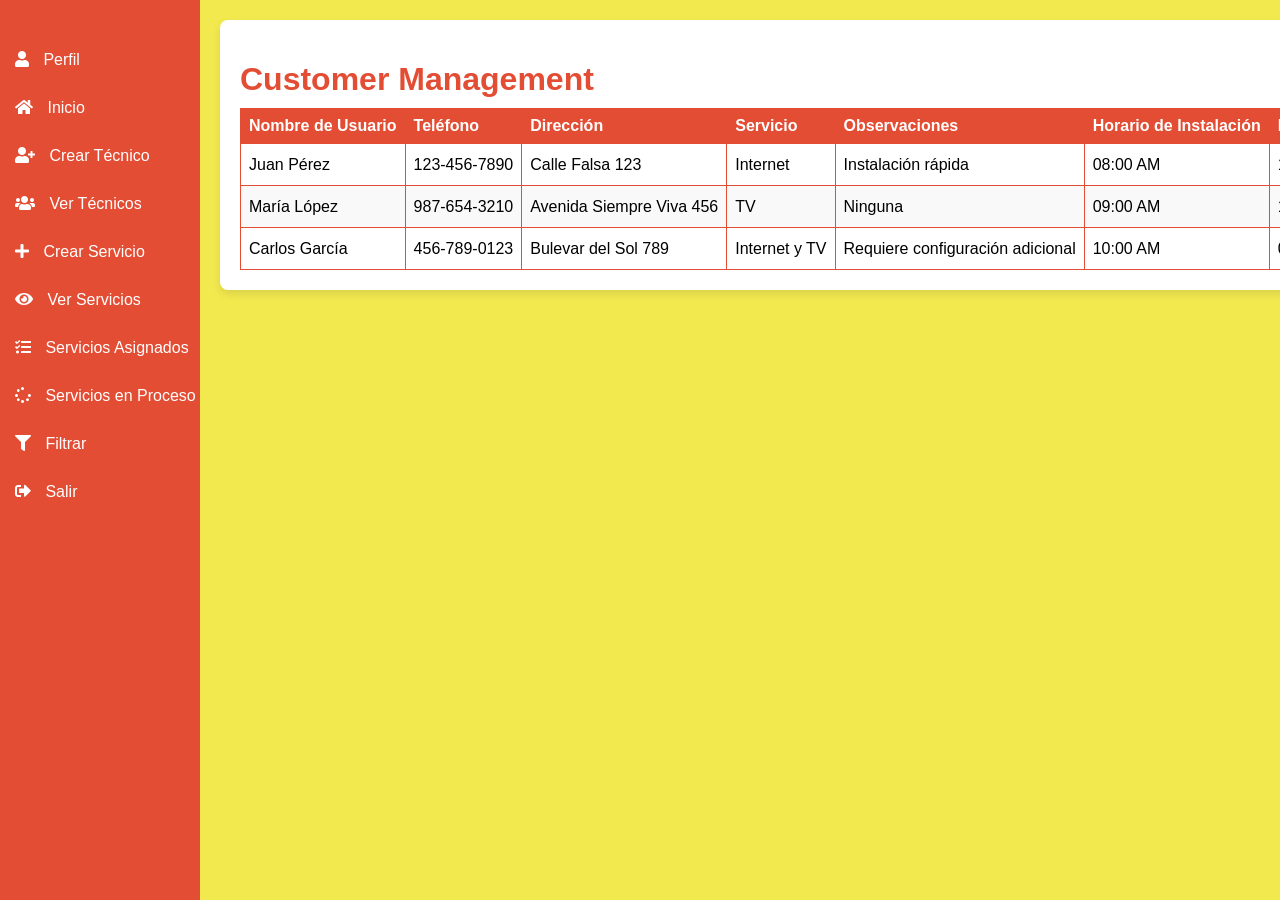
<file: CRM Cablenet/vista.html>
<!DOCTYPE html>
<html lang="en">
  <head>
    <meta charset="UTF-8" />
    <meta name="viewport" content="width=device-width, initial-scale=1.0" />
    <title>CRM View</title>
    <link rel="stylesheet" href="crm-styles.css" />
    <link
      rel="stylesheet"
      href="https://cdnjs.cloudflare.com/ajax/libs/font-awesome/5.15.3/css/all.min.css"
    />
  </head>
  <body>
    <div class="sidebar">
      <ul>
        <li>
          <a href="#"><i class="fas fa-user"></i> Perfil</a>
        </li>
        <li>
          <a href="#"><i class="fas fa-home"></i> Inicio</a>
        </li>
        <li>
          <a href="#"><i class="fas fa-user-plus"></i> Crear Técnico</a>
        </li>
        <li>
          <a href="#"><i class="fas fa-users"></i> Ver Técnicos</a>
        </li>
        <li>
          <a href="#"><i class="fas fa-plus"></i> Crear Servicio</a>
        </li>
        <li>
          <a href="#"><i class="fas fa-eye"></i> Ver Servicios</a>
        </li>
        <li>
          <a href="#"><i class="fas fa-tasks"></i> Servicios Asignados</a>
        </li>
        <li>
          <a href="#"><i class="fas fa-spinner"></i> Servicios en Proceso</a>
        </li>
        <li>
          <a href="#"><i class="fas fa-filter"></i> Filtrar</a>
        </li>
        <li>
          <a href="#"><i class="fas fa-sign-out-alt"></i> Salir</a>
        </li>
      </ul>
    </div>
    <div class="crm-container">
      <h1>Customer Management</h1>
      <table>
        <thead>
          <tr>
            <th>Nombre de Usuario</th>
            <th>Teléfono</th>
            <th>Dirección</th>
            <th>Servicio</th>
            <th>Observaciones</th>
            <th>Horario de Instalación</th>
            <th>Horario de Finalización</th>
            <th>Valor Cobrado</th>
            <th>Editar</th>
            <th>Eliminar</th>
          </tr>
        </thead>
        <tbody>
          <tr>
            <td>Juan Pérez</td>
            <td>123-456-7890</td>
            <td>Calle Falsa 123</td>
            <td>Internet</td>
            <td>Instalación rápida</td>
            <td>08:00 AM</td>
            <td>10:00 AM</td>
            <td>$50</td>
            <td><button class="edit-btn">Editar</button></td>
            <td><button class="delete-btn">Eliminar</button></td>
          </tr>
          <tr>
            <td>María López</td>
            <td>987-654-3210</td>
            <td>Avenida Siempre Viva 456</td>
            <td>TV</td>
            <td>Ninguna</td>
            <td>09:00 AM</td>
            <td>11:00 AM</td>
            <td>$70</td>
            <td><button class="edit-btn">Editar</button></td>
            <td><button class="delete-btn">Eliminar</button></td>
          </tr>
          <tr>
            <td>Carlos García</td>
            <td>456-789-0123</td>
            <td>Bulevar del Sol 789</td>
            <td>Internet y TV</td>
            <td>Requiere configuración adicional</td>
            <td>10:00 AM</td>
            <td>01:00 PM</td>
            <td>$120</td>
            <td><button class="edit-btn">Editar</button></td>
            <td><button class="delete-btn">Eliminar</button></td>
          </tr>
        </tbody>
      </table>
    </div>
  </body>
</html>
</file>
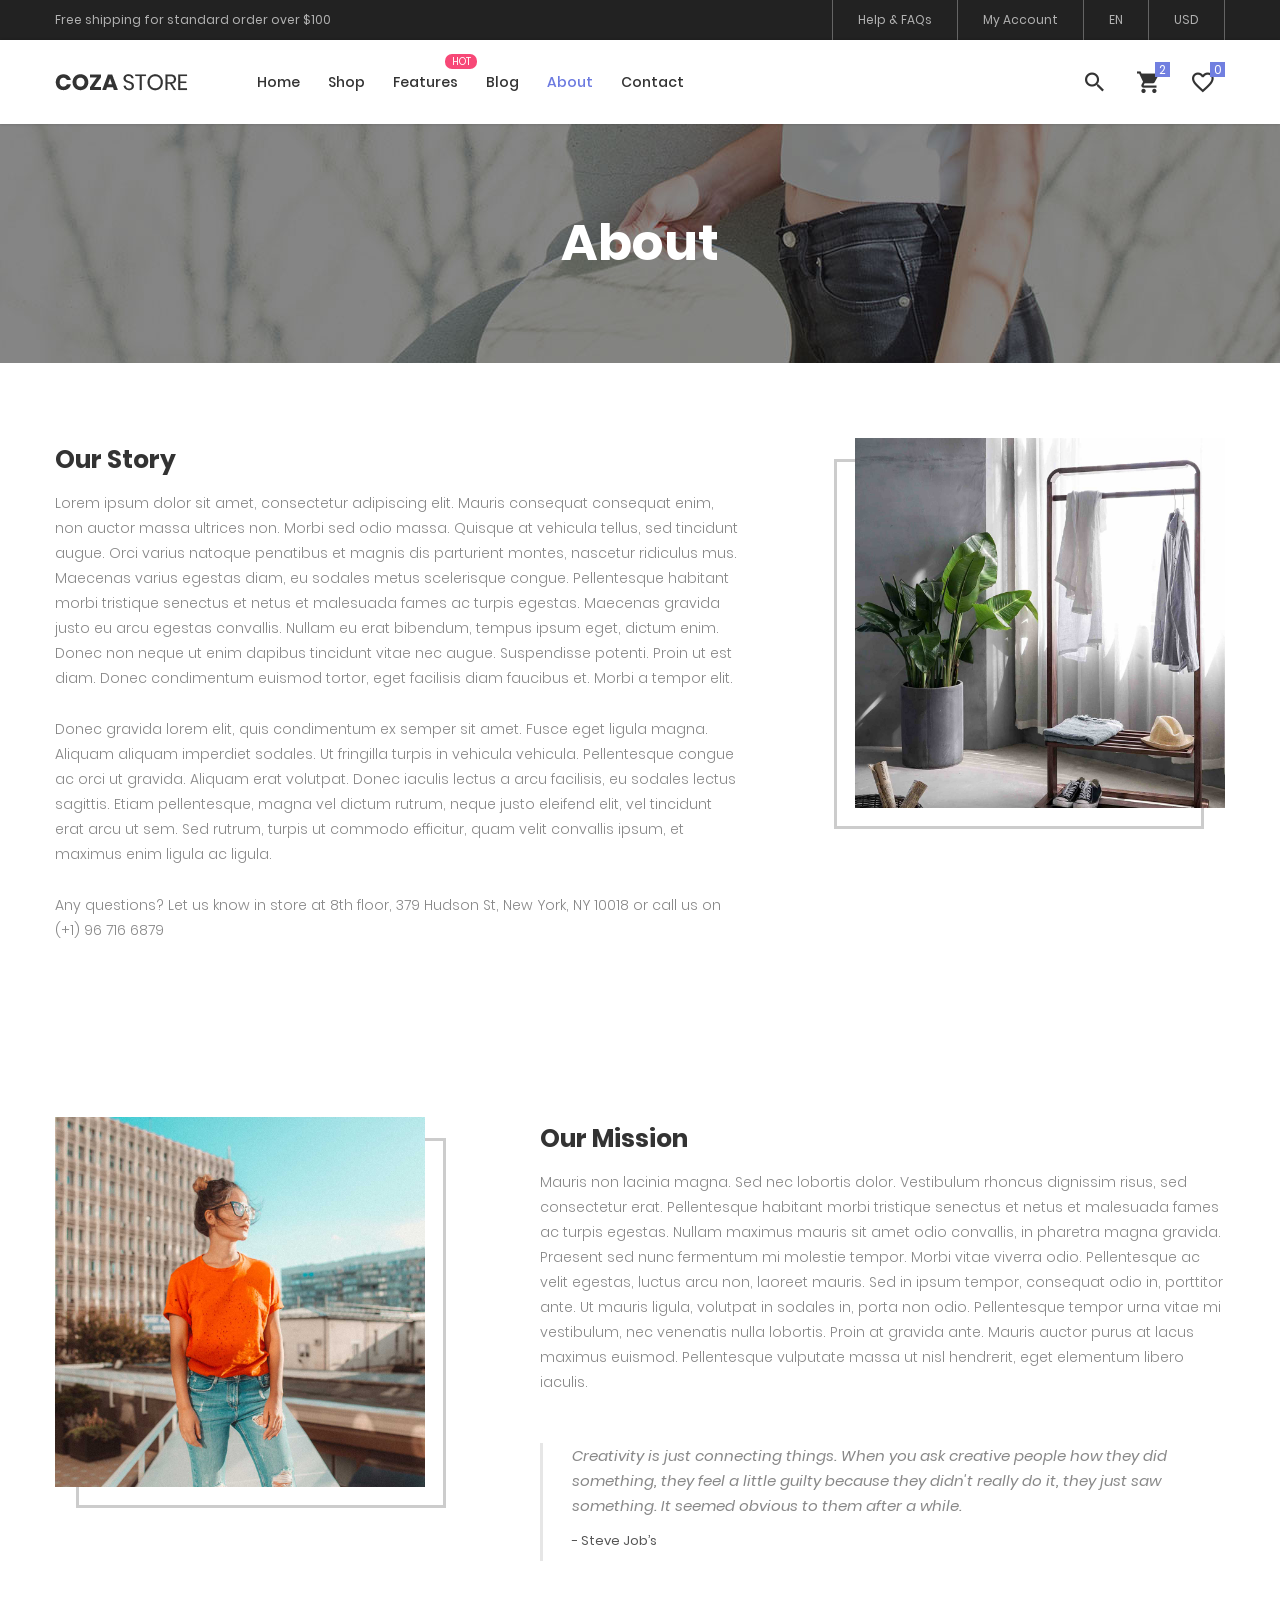
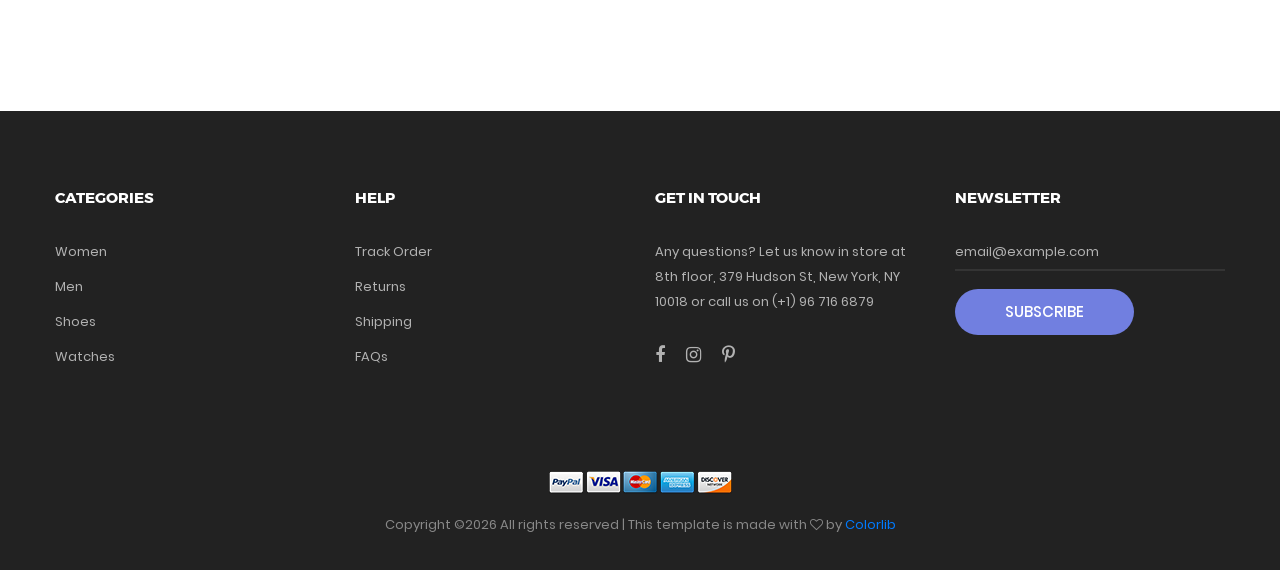
<file: 1.TEMPLATES/cozastore/cozastore/about.html>
<!DOCTYPE html>
<html lang="en">
<head>
	<title>About</title>
	<meta charset="UTF-8">
	<meta name="viewport" content="width=device-width, initial-scale=1">
<!--===============================================================================================-->	
	<link rel="icon" type="image/png" href="images/icons/favicon.png"/>
<!--===============================================================================================-->
	<link rel="stylesheet" type="text/css" href="vendor/bootstrap/css/bootstrap.min.css">
<!--===============================================================================================-->
	<link rel="stylesheet" type="text/css" href="fonts/font-awesome-4.7.0/css/font-awesome.min.css">
<!--===============================================================================================-->
	<link rel="stylesheet" type="text/css" href="fonts/iconic/css/material-design-iconic-font.min.css">
<!--===============================================================================================-->
	<link rel="stylesheet" type="text/css" href="fonts/linearicons-v1.0.0/icon-font.min.css">
<!--===============================================================================================-->
	<link rel="stylesheet" type="text/css" href="vendor/animate/animate.css">
<!--===============================================================================================-->	
	<link rel="stylesheet" type="text/css" href="vendor/css-hamburgers/hamburgers.min.css">
<!--===============================================================================================-->
	<link rel="stylesheet" type="text/css" href="vendor/animsition/css/animsition.min.css">
<!--===============================================================================================-->
	<link rel="stylesheet" type="text/css" href="vendor/select2/select2.min.css">
<!--===============================================================================================-->
	<link rel="stylesheet" type="text/css" href="vendor/perfect-scrollbar/perfect-scrollbar.css">
<!--===============================================================================================-->
	<link rel="stylesheet" type="text/css" href="css/util.css">
	<link rel="stylesheet" type="text/css" href="css/main.css">
<!--===============================================================================================-->
</head>
<body class="animsition">
	
	<!-- Header -->
	<header class="header-v4">
		<!-- Header desktop -->
		<div class="container-menu-desktop">
			<!-- Topbar -->
			<div class="top-bar">
				<div class="content-topbar flex-sb-m h-full container">
					<div class="left-top-bar">
						Free shipping for standard order over $100
					</div>

					<div class="right-top-bar flex-w h-full">
						<a href="#" class="flex-c-m trans-04 p-lr-25">
							Help & FAQs
						</a>

						<a href="#" class="flex-c-m trans-04 p-lr-25">
							My Account
						</a>

						<a href="#" class="flex-c-m trans-04 p-lr-25">
							EN
						</a>

						<a href="#" class="flex-c-m trans-04 p-lr-25">
							USD
						</a>
					</div>
				</div>
			</div>

			<div class="wrap-menu-desktop how-shadow1">
				<nav class="limiter-menu-desktop container">
					
					<!-- Logo desktop -->		
					<a href="#" class="logo">
						<img src="images/icons/logo-01.png" alt="IMG-LOGO">
					</a>

					<!-- Menu desktop -->
					<div class="menu-desktop">
						<ul class="main-menu">
							<li>
								<a href="index.html">Home</a>
								<ul class="sub-menu">
									<li><a href="index.html">Homepage 1</a></li>
									<li><a href="home-02.html">Homepage 2</a></li>
									<li><a href="home-03.html">Homepage 3</a></li>
								</ul>
							</li>

							<li>
								<a href="product.html">Shop</a>
							</li>

							<li class="label1" data-label1="hot">
								<a href="shoping-cart.html">Features</a>
							</li>

							<li>
								<a href="blog.html">Blog</a>
							</li>

							<li class="active-menu">
								<a href="about.html">About</a>
							</li>

							<li>
								<a href="contact.html">Contact</a>
							</li>
						</ul>
					</div>	

					<!-- Icon header -->
					<div class="wrap-icon-header flex-w flex-r-m">
						<div class="icon-header-item cl2 hov-cl1 trans-04 p-l-22 p-r-11 js-show-modal-search">
							<i class="zmdi zmdi-search"></i>
						</div>

						<div class="icon-header-item cl2 hov-cl1 trans-04 p-l-22 p-r-11 icon-header-noti js-show-cart" data-notify="2">
							<i class="zmdi zmdi-shopping-cart"></i>
						</div>

						<a href="#" class="icon-header-item cl2 hov-cl1 trans-04 p-l-22 p-r-11 icon-header-noti" data-notify="0">
							<i class="zmdi zmdi-favorite-outline"></i>
						</a>
					</div>
				</nav>
			</div>	
		</div>

		<!-- Header Mobile -->
		<div class="wrap-header-mobile">
			<!-- Logo moblie -->		
			<div class="logo-mobile">
				<a href="index.html"><img src="images/icons/logo-01.png" alt="IMG-LOGO"></a>
			</div>

			<!-- Icon header -->
			<div class="wrap-icon-header flex-w flex-r-m m-r-15">
				<div class="icon-header-item cl2 hov-cl1 trans-04 p-r-11 js-show-modal-search">
					<i class="zmdi zmdi-search"></i>
				</div>

				<div class="icon-header-item cl2 hov-cl1 trans-04 p-r-11 p-l-10 icon-header-noti js-show-cart" data-notify="2">
					<i class="zmdi zmdi-shopping-cart"></i>
				</div>

				<a href="#" class="dis-block icon-header-item cl2 hov-cl1 trans-04 p-r-11 p-l-10 icon-header-noti" data-notify="0">
					<i class="zmdi zmdi-favorite-outline"></i>
				</a>
			</div>

			<!-- Button show menu -->
			<div class="btn-show-menu-mobile hamburger hamburger--squeeze">
				<span class="hamburger-box">
					<span class="hamburger-inner"></span>
				</span>
			</div>
		</div>


		<!-- Menu Mobile -->
		<div class="menu-mobile">
			<ul class="topbar-mobile">
				<li>
					<div class="left-top-bar">
						Free shipping for standard order over $100
					</div>
				</li>

				<li>
					<div class="right-top-bar flex-w h-full">
						<a href="#" class="flex-c-m p-lr-10 trans-04">
							Help & FAQs
						</a>

						<a href="#" class="flex-c-m p-lr-10 trans-04">
							My Account
						</a>

						<a href="#" class="flex-c-m p-lr-10 trans-04">
							EN
						</a>

						<a href="#" class="flex-c-m p-lr-10 trans-04">
							USD
						</a>
					</div>
				</li>
			</ul>

			<ul class="main-menu-m">
				<li>
					<a href="index.html">Home</a>
					<ul class="sub-menu-m">
						<li><a href="index.html">Homepage 1</a></li>
						<li><a href="home-02.html">Homepage 2</a></li>
						<li><a href="home-03.html">Homepage 3</a></li>
					</ul>
					<span class="arrow-main-menu-m">
						<i class="fa fa-angle-right" aria-hidden="true"></i>
					</span>
				</li>

				<li>
					<a href="product.html">Shop</a>
				</li>

				<li>
					<a href="shoping-cart.html" class="label1 rs1" data-label1="hot">Features</a>
				</li>

				<li>
					<a href="blog.html">Blog</a>
				</li>

				<li>
					<a href="about.html">About</a>
				</li>

				<li>
					<a href="contact.html">Contact</a>
				</li>
			</ul>
		</div>

		<!-- Modal Search -->
		<div class="modal-search-header flex-c-m trans-04 js-hide-modal-search">
			<div class="container-search-header">
				<button class="flex-c-m btn-hide-modal-search trans-04 js-hide-modal-search">
					<img src="images/icons/icon-close2.png" alt="CLOSE">
				</button>

				<form class="wrap-search-header flex-w p-l-15">
					<button class="flex-c-m trans-04">
						<i class="zmdi zmdi-search"></i>
					</button>
					<input class="plh3" type="text" name="search" placeholder="Search...">
				</form>
			</div>
		</div>
	</header>

	<!-- Cart -->
	<div class="wrap-header-cart js-panel-cart">
		<div class="s-full js-hide-cart"></div>

		<div class="header-cart flex-col-l p-l-65 p-r-25">
			<div class="header-cart-title flex-w flex-sb-m p-b-8">
				<span class="mtext-103 cl2">
					Your Cart
				</span>

				<div class="fs-35 lh-10 cl2 p-lr-5 pointer hov-cl1 trans-04 js-hide-cart">
					<i class="zmdi zmdi-close"></i>
				</div>
			</div>
			
			<div class="header-cart-content flex-w js-pscroll">
				<ul class="header-cart-wrapitem w-full">
					<li class="header-cart-item flex-w flex-t m-b-12">
						<div class="header-cart-item-img">
							<img src="images/item-cart-01.jpg" alt="IMG">
						</div>

						<div class="header-cart-item-txt p-t-8">
							<a href="#" class="header-cart-item-name m-b-18 hov-cl1 trans-04">
								White Shirt Pleat
							</a>

							<span class="header-cart-item-info">
								1 x $19.00
							</span>
						</div>
					</li>

					<li class="header-cart-item flex-w flex-t m-b-12">
						<div class="header-cart-item-img">
							<img src="images/item-cart-02.jpg" alt="IMG">
						</div>

						<div class="header-cart-item-txt p-t-8">
							<a href="#" class="header-cart-item-name m-b-18 hov-cl1 trans-04">
								Converse All Star
							</a>

							<span class="header-cart-item-info">
								1 x $39.00
							</span>
						</div>
					</li>

					<li class="header-cart-item flex-w flex-t m-b-12">
						<div class="header-cart-item-img">
							<img src="images/item-cart-03.jpg" alt="IMG">
						</div>

						<div class="header-cart-item-txt p-t-8">
							<a href="#" class="header-cart-item-name m-b-18 hov-cl1 trans-04">
								Nixon Porter Leather
							</a>

							<span class="header-cart-item-info">
								1 x $17.00
							</span>
						</div>
					</li>
				</ul>
				
				<div class="w-full">
					<div class="header-cart-total w-full p-tb-40">
						Total: $75.00
					</div>

					<div class="header-cart-buttons flex-w w-full">
						<a href="shoping-cart.html" class="flex-c-m stext-101 cl0 size-107 bg3 bor2 hov-btn3 p-lr-15 trans-04 m-r-8 m-b-10">
							View Cart
						</a>

						<a href="shoping-cart.html" class="flex-c-m stext-101 cl0 size-107 bg3 bor2 hov-btn3 p-lr-15 trans-04 m-b-10">
							Check Out
						</a>
					</div>
				</div>
			</div>
		</div>
	</div>


	<!-- Title page -->
	<section class="bg-img1 txt-center p-lr-15 p-tb-92" style="background-image: url('images/bg-01.jpg');">
		<h2 class="ltext-105 cl0 txt-center">
			About
		</h2>
	</section>	


	<!-- Content page -->
	<section class="bg0 p-t-75 p-b-120">
		<div class="container">
			<div class="row p-b-148">
				<div class="col-md-7 col-lg-8">
					<div class="p-t-7 p-r-85 p-r-15-lg p-r-0-md">
						<h3 class="mtext-111 cl2 p-b-16">
							Our Story
						</h3>

						<p class="stext-113 cl6 p-b-26">
							Lorem ipsum dolor sit amet, consectetur adipiscing elit. Mauris consequat consequat enim, non auctor massa ultrices non. Morbi sed odio massa. Quisque at vehicula tellus, sed tincidunt augue. Orci varius natoque penatibus et magnis dis parturient montes, nascetur ridiculus mus. Maecenas varius egestas diam, eu sodales metus scelerisque congue. Pellentesque habitant morbi tristique senectus et netus et malesuada fames ac turpis egestas. Maecenas gravida justo eu arcu egestas convallis. Nullam eu erat bibendum, tempus ipsum eget, dictum enim. Donec non neque ut enim dapibus tincidunt vitae nec augue. Suspendisse potenti. Proin ut est diam. Donec condimentum euismod tortor, eget facilisis diam faucibus et. Morbi a tempor elit.
						</p>

						<p class="stext-113 cl6 p-b-26">
							Donec gravida lorem elit, quis condimentum ex semper sit amet. Fusce eget ligula magna. Aliquam aliquam imperdiet sodales. Ut fringilla turpis in vehicula vehicula. Pellentesque congue ac orci ut gravida. Aliquam erat volutpat. Donec iaculis lectus a arcu facilisis, eu sodales lectus sagittis. Etiam pellentesque, magna vel dictum rutrum, neque justo eleifend elit, vel tincidunt erat arcu ut sem. Sed rutrum, turpis ut commodo efficitur, quam velit convallis ipsum, et maximus enim ligula ac ligula. 
						</p>

						<p class="stext-113 cl6 p-b-26">
							Any questions? Let us know in store at 8th floor, 379 Hudson St, New York, NY 10018 or call us on (+1) 96 716 6879
						</p>
					</div>
				</div>

				<div class="col-11 col-md-5 col-lg-4 m-lr-auto">
					<div class="how-bor1 ">
						<div class="hov-img0">
							<img src="images/about-01.jpg" alt="IMG">
						</div>
					</div>
				</div>
			</div>
			
			<div class="row">
				<div class="order-md-2 col-md-7 col-lg-8 p-b-30">
					<div class="p-t-7 p-l-85 p-l-15-lg p-l-0-md">
						<h3 class="mtext-111 cl2 p-b-16">
							Our Mission
						</h3>

						<p class="stext-113 cl6 p-b-26">
							Mauris non lacinia magna. Sed nec lobortis dolor. Vestibulum rhoncus dignissim risus, sed consectetur erat. Pellentesque habitant morbi tristique senectus et netus et malesuada fames ac turpis egestas. Nullam maximus mauris sit amet odio convallis, in pharetra magna gravida. Praesent sed nunc fermentum mi molestie tempor. Morbi vitae viverra odio. Pellentesque ac velit egestas, luctus arcu non, laoreet mauris. Sed in ipsum tempor, consequat odio in, porttitor ante. Ut mauris ligula, volutpat in sodales in, porta non odio. Pellentesque tempor urna vitae mi vestibulum, nec venenatis nulla lobortis. Proin at gravida ante. Mauris auctor purus at lacus maximus euismod. Pellentesque vulputate massa ut nisl hendrerit, eget elementum libero iaculis.
						</p>

						<div class="bor16 p-l-29 p-b-9 m-t-22">
							<p class="stext-114 cl6 p-r-40 p-b-11">
								Creativity is just connecting things. When you ask creative people how they did something, they feel a little guilty because they didn't really do it, they just saw something. It seemed obvious to them after a while.
							</p>

							<span class="stext-111 cl8">
								- Steve Job’s 
							</span>
						</div>
					</div>
				</div>

				<div class="order-md-1 col-11 col-md-5 col-lg-4 m-lr-auto p-b-30">
					<div class="how-bor2">
						<div class="hov-img0">
							<img src="images/about-02.jpg" alt="IMG">
						</div>
					</div>
				</div>
			</div>
		</div>
	</section>	
	
		

	<!-- Footer -->
	<footer class="bg3 p-t-75 p-b-32">
		<div class="container">
			<div class="row">
				<div class="col-sm-6 col-lg-3 p-b-50">
					<h4 class="stext-301 cl0 p-b-30">
						Categories
					</h4>

					<ul>
						<li class="p-b-10">
							<a href="#" class="stext-107 cl7 hov-cl1 trans-04">
								Women
							</a>
						</li>

						<li class="p-b-10">
							<a href="#" class="stext-107 cl7 hov-cl1 trans-04">
								Men
							</a>
						</li>

						<li class="p-b-10">
							<a href="#" class="stext-107 cl7 hov-cl1 trans-04">
								Shoes
							</a>
						</li>

						<li class="p-b-10">
							<a href="#" class="stext-107 cl7 hov-cl1 trans-04">
								Watches
							</a>
						</li>
					</ul>
				</div>

				<div class="col-sm-6 col-lg-3 p-b-50">
					<h4 class="stext-301 cl0 p-b-30">
						Help
					</h4>

					<ul>
						<li class="p-b-10">
							<a href="#" class="stext-107 cl7 hov-cl1 trans-04">
								Track Order
							</a>
						</li>

						<li class="p-b-10">
							<a href="#" class="stext-107 cl7 hov-cl1 trans-04">
								Returns 
							</a>
						</li>

						<li class="p-b-10">
							<a href="#" class="stext-107 cl7 hov-cl1 trans-04">
								Shipping
							</a>
						</li>

						<li class="p-b-10">
							<a href="#" class="stext-107 cl7 hov-cl1 trans-04">
								FAQs
							</a>
						</li>
					</ul>
				</div>

				<div class="col-sm-6 col-lg-3 p-b-50">
					<h4 class="stext-301 cl0 p-b-30">
						GET IN TOUCH
					</h4>

					<p class="stext-107 cl7 size-201">
						Any questions? Let us know in store at 8th floor, 379 Hudson St, New York, NY 10018 or call us on (+1) 96 716 6879
					</p>

					<div class="p-t-27">
						<a href="#" class="fs-18 cl7 hov-cl1 trans-04 m-r-16">
							<i class="fa fa-facebook"></i>
						</a>

						<a href="#" class="fs-18 cl7 hov-cl1 trans-04 m-r-16">
							<i class="fa fa-instagram"></i>
						</a>

						<a href="#" class="fs-18 cl7 hov-cl1 trans-04 m-r-16">
							<i class="fa fa-pinterest-p"></i>
						</a>
					</div>
				</div>

				<div class="col-sm-6 col-lg-3 p-b-50">
					<h4 class="stext-301 cl0 p-b-30">
						Newsletter
					</h4>

					<form>
						<div class="wrap-input1 w-full p-b-4">
							<input class="input1 bg-none plh1 stext-107 cl7" type="text" name="email" placeholder="email@example.com">
							<div class="focus-input1 trans-04"></div>
						</div>

						<div class="p-t-18">
							<button class="flex-c-m stext-101 cl0 size-103 bg1 bor1 hov-btn2 p-lr-15 trans-04">
								Subscribe
							</button>
						</div>
					</form>
				</div>
			</div>

			<div class="p-t-40">
				<div class="flex-c-m flex-w p-b-18">
					<a href="#" class="m-all-1">
						<img src="images/icons/icon-pay-01.png" alt="ICON-PAY">
					</a>

					<a href="#" class="m-all-1">
						<img src="images/icons/icon-pay-02.png" alt="ICON-PAY">
					</a>

					<a href="#" class="m-all-1">
						<img src="images/icons/icon-pay-03.png" alt="ICON-PAY">
					</a>

					<a href="#" class="m-all-1">
						<img src="images/icons/icon-pay-04.png" alt="ICON-PAY">
					</a>

					<a href="#" class="m-all-1">
						<img src="images/icons/icon-pay-05.png" alt="ICON-PAY">
					</a>
				</div>

				<p class="stext-107 cl6 txt-center">
					<!-- Link back to Colorlib can't be removed. Template is licensed under CC BY 3.0. -->
Copyright &copy;<script>document.write(new Date().getFullYear());</script> All rights reserved | This template is made with <i class="fa fa-heart-o" aria-hidden="true"></i> by <a href="https://colorlib.com" target="_blank">Colorlib</a>
<!-- Link back to Colorlib can't be removed. Template is licensed under CC BY 3.0. -->

				</p>
			</div>
		</div>
	</footer>


	<!-- Back to top -->
	<div class="btn-back-to-top" id="myBtn">
		<span class="symbol-btn-back-to-top">
			<i class="zmdi zmdi-chevron-up"></i>
		</span>
	</div>

<!--===============================================================================================-->	
	<script src="vendor/jquery/jquery-3.2.1.min.js"></script>
<!--===============================================================================================-->
	<script src="vendor/animsition/js/animsition.min.js"></script>
<!--===============================================================================================-->
	<script src="vendor/bootstrap/js/popper.js"></script>
	<script src="vendor/bootstrap/js/bootstrap.min.js"></script>
<!--===============================================================================================-->
	<script src="vendor/select2/select2.min.js"></script>
	<script>
		$(".js-select2").each(function(){
			$(this).select2({
				minimumResultsForSearch: 20,
				dropdownParent: $(this).next('.dropDownSelect2')
			});
		})
	</script>
<!--===============================================================================================-->
	<script src="vendor/MagnificPopup/jquery.magnific-popup.min.js"></script>
<!--===============================================================================================-->
	<script src="vendor/perfect-scrollbar/perfect-scrollbar.min.js"></script>
	<script>
		$('.js-pscroll').each(function(){
			$(this).css('position','relative');
			$(this).css('overflow','hidden');
			var ps = new PerfectScrollbar(this, {
				wheelSpeed: 1,
				scrollingThreshold: 1000,
				wheelPropagation: false,
			});

			$(window).on('resize', function(){
				ps.update();
			})
		});
	</script>
<!--===============================================================================================-->
	<script src="js/main.js"></script>
	
</body>
</html>
</file>
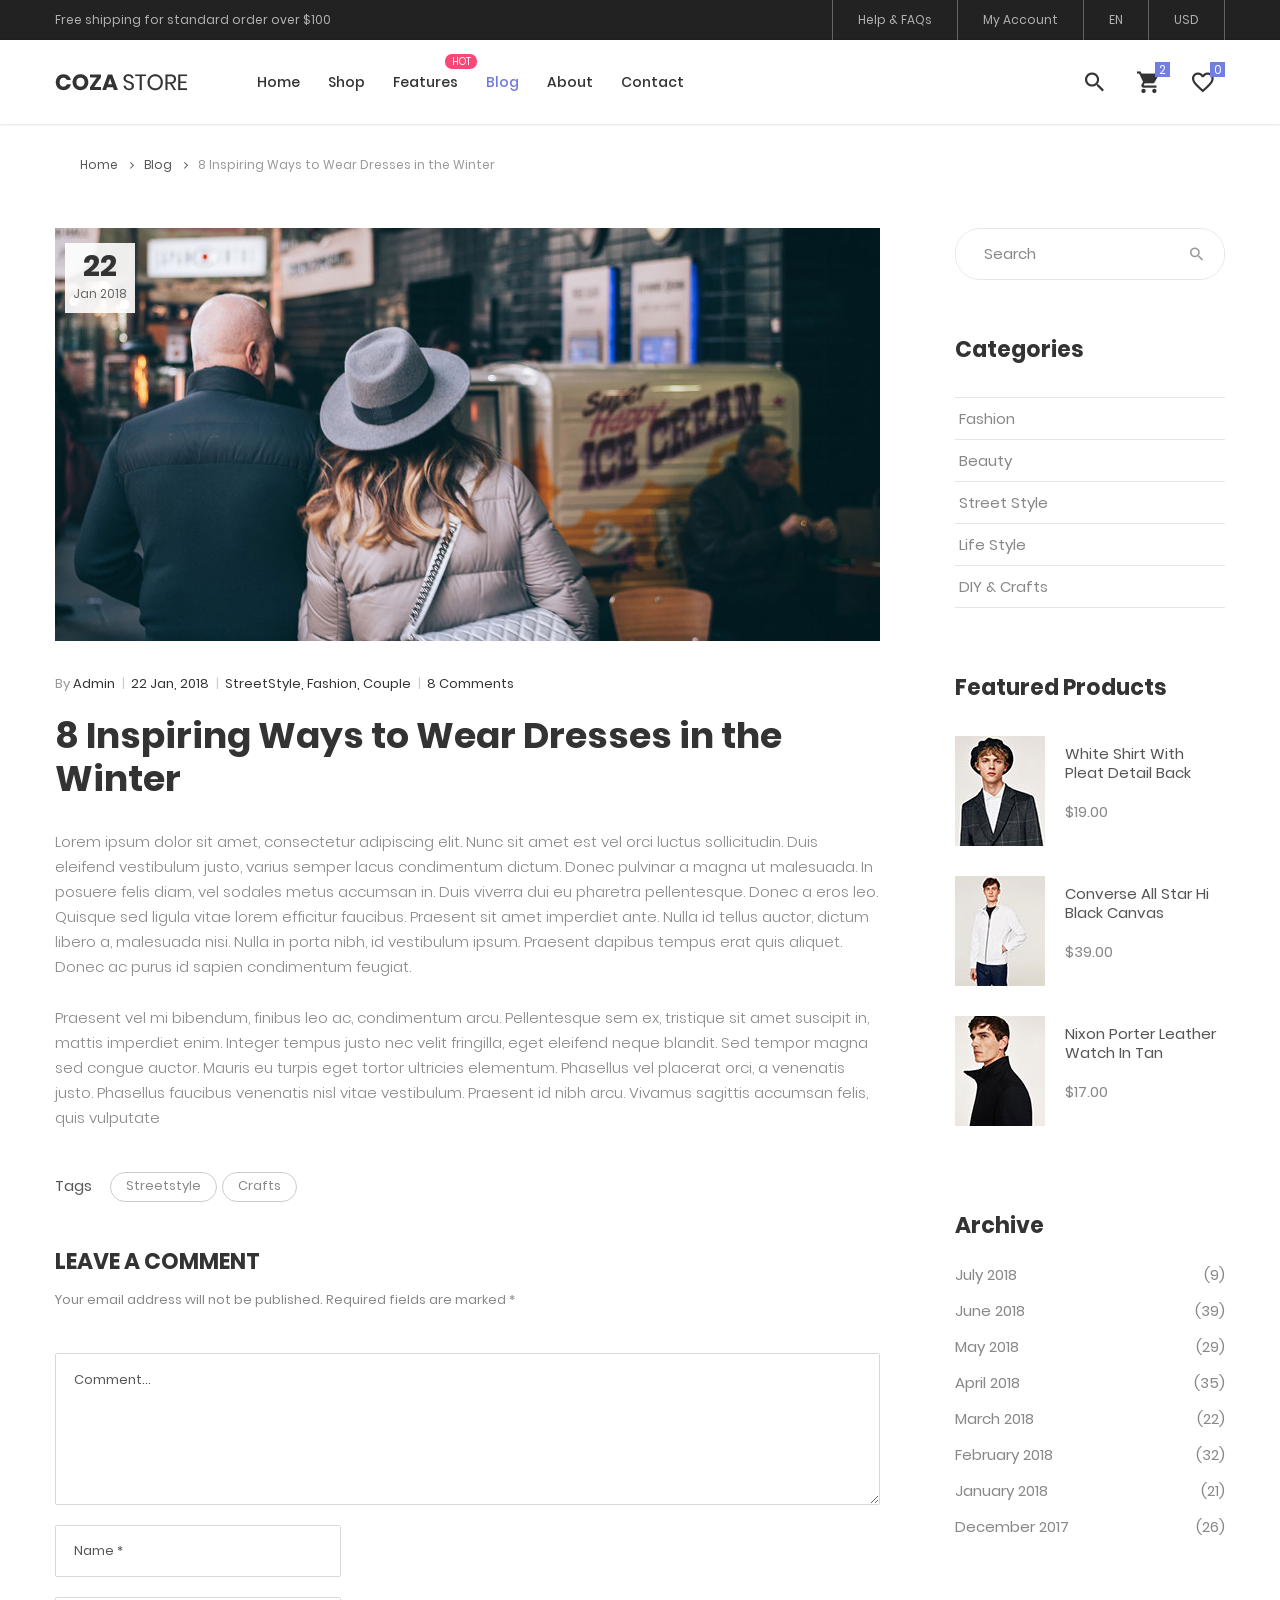
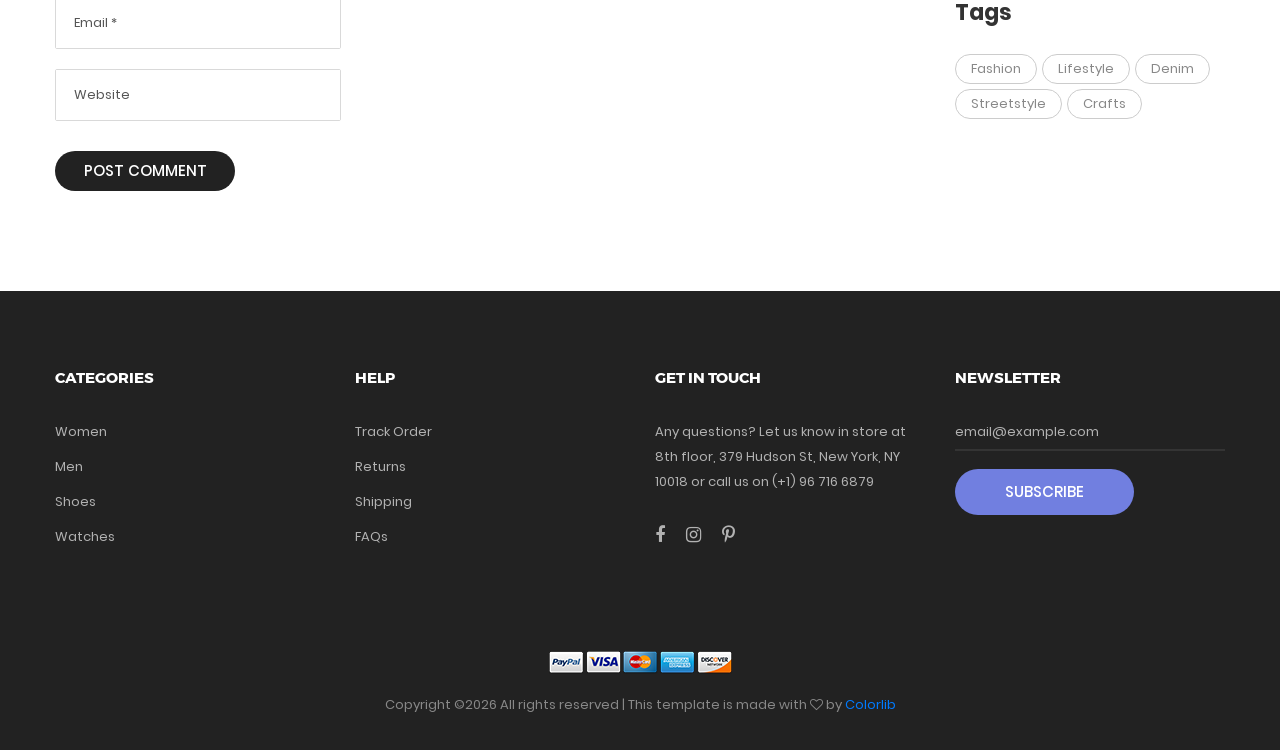
<file: 1.TEMPLATES/cozastore/cozastore/blog-detail.html>
<!DOCTYPE html>
<html lang="en">
<head>
	<title>Blog Detail</title>
	<meta charset="UTF-8">
	<meta name="viewport" content="width=device-width, initial-scale=1">
<!--===============================================================================================-->	
	<link rel="icon" type="image/png" href="images/icons/favicon.png"/>
<!--===============================================================================================-->
	<link rel="stylesheet" type="text/css" href="vendor/bootstrap/css/bootstrap.min.css">
<!--===============================================================================================-->
	<link rel="stylesheet" type="text/css" href="fonts/font-awesome-4.7.0/css/font-awesome.min.css">
<!--===============================================================================================-->
	<link rel="stylesheet" type="text/css" href="fonts/iconic/css/material-design-iconic-font.min.css">
<!--===============================================================================================-->
	<link rel="stylesheet" type="text/css" href="fonts/linearicons-v1.0.0/icon-font.min.css">
<!--===============================================================================================-->
	<link rel="stylesheet" type="text/css" href="vendor/animate/animate.css">
<!--===============================================================================================-->	
	<link rel="stylesheet" type="text/css" href="vendor/css-hamburgers/hamburgers.min.css">
<!--===============================================================================================-->
	<link rel="stylesheet" type="text/css" href="vendor/animsition/css/animsition.min.css">
<!--===============================================================================================-->
	<link rel="stylesheet" type="text/css" href="vendor/select2/select2.min.css">
<!--===============================================================================================-->
	<link rel="stylesheet" type="text/css" href="vendor/perfect-scrollbar/perfect-scrollbar.css">
<!--===============================================================================================-->
	<link rel="stylesheet" type="text/css" href="css/util.css">
	<link rel="stylesheet" type="text/css" href="css/main.css">
<!--===============================================================================================-->
</head>
<body class="animsition">
	
	<!-- Header -->
	<header class="header-v4">
		<!-- Header desktop -->
		<div class="container-menu-desktop">
			<!-- Topbar -->
			<div class="top-bar">
				<div class="content-topbar flex-sb-m h-full container">
					<div class="left-top-bar">
						Free shipping for standard order over $100
					</div>

					<div class="right-top-bar flex-w h-full">
						<a href="#" class="flex-c-m trans-04 p-lr-25">
							Help & FAQs
						</a>

						<a href="#" class="flex-c-m trans-04 p-lr-25">
							My Account
						</a>

						<a href="#" class="flex-c-m trans-04 p-lr-25">
							EN
						</a>

						<a href="#" class="flex-c-m trans-04 p-lr-25">
							USD
						</a>
					</div>
				</div>
			</div>

			<div class="wrap-menu-desktop how-shadow1">
				<nav class="limiter-menu-desktop container">
					
					<!-- Logo desktop -->		
					<a href="#" class="logo">
						<img src="images/icons/logo-01.png" alt="IMG-LOGO">
					</a>

					<!-- Menu desktop -->
					<div class="menu-desktop">
						<ul class="main-menu">
							<li>
								<a href="index.html">Home</a>
								<ul class="sub-menu">
									<li><a href="index.html">Homepage 1</a></li>
									<li><a href="home-02.html">Homepage 2</a></li>
									<li><a href="home-03.html">Homepage 3</a></li>
								</ul>
							</li>

							<li>
								<a href="product.html">Shop</a>
							</li>

							<li class="label1" data-label1="hot">
								<a href="shoping-cart.html">Features</a>
							</li>

							<li class="active-menu">
								<a href="blog.html">Blog</a>
							</li>

							<li>
								<a href="about.html">About</a>
							</li>

							<li>
								<a href="contact.html">Contact</a>
							</li>
						</ul>
					</div>	

					<!-- Icon header -->
					<div class="wrap-icon-header flex-w flex-r-m">
						<div class="icon-header-item cl2 hov-cl1 trans-04 p-l-22 p-r-11 js-show-modal-search">
							<i class="zmdi zmdi-search"></i>
						</div>

						<div class="icon-header-item cl2 hov-cl1 trans-04 p-l-22 p-r-11 icon-header-noti js-show-cart" data-notify="2">
							<i class="zmdi zmdi-shopping-cart"></i>
						</div>

						<a href="#" class="icon-header-item cl2 hov-cl1 trans-04 p-l-22 p-r-11 icon-header-noti" data-notify="0">
							<i class="zmdi zmdi-favorite-outline"></i>
						</a>
					</div>
				</nav>
			</div>	
		</div>

		<!-- Header Mobile -->
		<div class="wrap-header-mobile">
			<!-- Logo moblie -->		
			<div class="logo-mobile">
				<a href="index.html"><img src="images/icons/logo-01.png" alt="IMG-LOGO"></a>
			</div>

			<!-- Icon header -->
			<div class="wrap-icon-header flex-w flex-r-m m-r-15">
				<div class="icon-header-item cl2 hov-cl1 trans-04 p-r-11 js-show-modal-search">
					<i class="zmdi zmdi-search"></i>
				</div>

				<div class="icon-header-item cl2 hov-cl1 trans-04 p-r-11 p-l-10 icon-header-noti js-show-cart" data-notify="2">
					<i class="zmdi zmdi-shopping-cart"></i>
				</div>

				<a href="#" class="dis-block icon-header-item cl2 hov-cl1 trans-04 p-r-11 p-l-10 icon-header-noti" data-notify="0">
					<i class="zmdi zmdi-favorite-outline"></i>
				</a>
			</div>

			<!-- Button show menu -->
			<div class="btn-show-menu-mobile hamburger hamburger--squeeze">
				<span class="hamburger-box">
					<span class="hamburger-inner"></span>
				</span>
			</div>
		</div>


		<!-- Menu Mobile -->
		<div class="menu-mobile">
			<ul class="topbar-mobile">
				<li>
					<div class="left-top-bar">
						Free shipping for standard order over $100
					</div>
				</li>

				<li>
					<div class="right-top-bar flex-w h-full">
						<a href="#" class="flex-c-m p-lr-10 trans-04">
							Help & FAQs
						</a>

						<a href="#" class="flex-c-m p-lr-10 trans-04">
							My Account
						</a>

						<a href="#" class="flex-c-m p-lr-10 trans-04">
							EN
						</a>

						<a href="#" class="flex-c-m p-lr-10 trans-04">
							USD
						</a>
					</div>
				</li>
			</ul>

			<ul class="main-menu-m">
				<li>
					<a href="index.html">Home</a>
					<ul class="sub-menu-m">
						<li><a href="index.html">Homepage 1</a></li>
						<li><a href="home-02.html">Homepage 2</a></li>
						<li><a href="home-03.html">Homepage 3</a></li>
					</ul>
					<span class="arrow-main-menu-m">
						<i class="fa fa-angle-right" aria-hidden="true"></i>
					</span>
				</li>

				<li>
					<a href="product.html">Shop</a>
				</li>

				<li>
					<a href="shoping-cart.html" class="label1 rs1" data-label1="hot">Features</a>
				</li>

				<li>
					<a href="blog.html">Blog</a>
				</li>

				<li>
					<a href="about.html">About</a>
				</li>

				<li>
					<a href="contact.html">Contact</a>
				</li>
			</ul>
		</div>

		<!-- Modal Search -->
		<div class="modal-search-header flex-c-m trans-04 js-hide-modal-search">
			<div class="container-search-header">
				<button class="flex-c-m btn-hide-modal-search trans-04 js-hide-modal-search">
					<img src="images/icons/icon-close2.png" alt="CLOSE">
				</button>

				<form class="wrap-search-header flex-w p-l-15">
					<button class="flex-c-m trans-04">
						<i class="zmdi zmdi-search"></i>
					</button>
					<input class="plh3" type="text" name="search" placeholder="Search...">
				</form>
			</div>
		</div>
	</header>

	<!-- Cart -->
	<div class="wrap-header-cart js-panel-cart">
		<div class="s-full js-hide-cart"></div>

		<div class="header-cart flex-col-l p-l-65 p-r-25">
			<div class="header-cart-title flex-w flex-sb-m p-b-8">
				<span class="mtext-103 cl2">
					Your Cart
				</span>

				<div class="fs-35 lh-10 cl2 p-lr-5 pointer hov-cl1 trans-04 js-hide-cart">
					<i class="zmdi zmdi-close"></i>
				</div>
			</div>
			
			<div class="header-cart-content flex-w js-pscroll">
				<ul class="header-cart-wrapitem w-full">
					<li class="header-cart-item flex-w flex-t m-b-12">
						<div class="header-cart-item-img">
							<img src="images/item-cart-01.jpg" alt="IMG">
						</div>

						<div class="header-cart-item-txt p-t-8">
							<a href="#" class="header-cart-item-name m-b-18 hov-cl1 trans-04">
								White Shirt Pleat
							</a>

							<span class="header-cart-item-info">
								1 x $19.00
							</span>
						</div>
					</li>

					<li class="header-cart-item flex-w flex-t m-b-12">
						<div class="header-cart-item-img">
							<img src="images/item-cart-02.jpg" alt="IMG">
						</div>

						<div class="header-cart-item-txt p-t-8">
							<a href="#" class="header-cart-item-name m-b-18 hov-cl1 trans-04">
								Converse All Star
							</a>

							<span class="header-cart-item-info">
								1 x $39.00
							</span>
						</div>
					</li>

					<li class="header-cart-item flex-w flex-t m-b-12">
						<div class="header-cart-item-img">
							<img src="images/item-cart-03.jpg" alt="IMG">
						</div>

						<div class="header-cart-item-txt p-t-8">
							<a href="#" class="header-cart-item-name m-b-18 hov-cl1 trans-04">
								Nixon Porter Leather
							</a>

							<span class="header-cart-item-info">
								1 x $17.00
							</span>
						</div>
					</li>
				</ul>
				
				<div class="w-full">
					<div class="header-cart-total w-full p-tb-40">
						Total: $75.00
					</div>

					<div class="header-cart-buttons flex-w w-full">
						<a href="shoping-cart.html" class="flex-c-m stext-101 cl0 size-107 bg3 bor2 hov-btn3 p-lr-15 trans-04 m-r-8 m-b-10">
							View Cart
						</a>

						<a href="shoping-cart.html" class="flex-c-m stext-101 cl0 size-107 bg3 bor2 hov-btn3 p-lr-15 trans-04 m-b-10">
							Check Out
						</a>
					</div>
				</div>
			</div>
		</div>
	</div>


	<!-- breadcrumb -->
	<div class="container">
		<div class="bread-crumb flex-w p-l-25 p-r-15 p-t-30 p-lr-0-lg">
			<a href="index.html" class="stext-109 cl8 hov-cl1 trans-04">
				Home
				<i class="fa fa-angle-right m-l-9 m-r-10" aria-hidden="true"></i>
			</a>

			<a href="blog.html" class="stext-109 cl8 hov-cl1 trans-04">
				Blog
				<i class="fa fa-angle-right m-l-9 m-r-10" aria-hidden="true"></i>
			</a>

			<span class="stext-109 cl4">
				8 Inspiring Ways to Wear Dresses in the Winter
			</span>
		</div>
	</div>


	<!-- Content page -->
	<section class="bg0 p-t-52 p-b-20">
		<div class="container">
			<div class="row">
				<div class="col-md-8 col-lg-9 p-b-80">
					<div class="p-r-45 p-r-0-lg">
						<!--  -->
						<div class="wrap-pic-w how-pos5-parent">
							<img src="images/blog-04.jpg" alt="IMG-BLOG">

							<div class="flex-col-c-m size-123 bg9 how-pos5">
								<span class="ltext-107 cl2 txt-center">
									22
								</span>

								<span class="stext-109 cl3 txt-center">
									Jan 2018
								</span>
							</div>
						</div>

						<div class="p-t-32">
							<span class="flex-w flex-m stext-111 cl2 p-b-19">
								<span>
									<span class="cl4">By</span> Admin  
									<span class="cl12 m-l-4 m-r-6">|</span>
								</span>

								<span>
									22 Jan, 2018
									<span class="cl12 m-l-4 m-r-6">|</span>
								</span>

								<span>
									StreetStyle, Fashion, Couple  
									<span class="cl12 m-l-4 m-r-6">|</span>
								</span>

								<span>
									8 Comments
								</span>
							</span>

							<h4 class="ltext-109 cl2 p-b-28">
								8 Inspiring Ways to Wear Dresses in the Winter
							</h4>

							<p class="stext-117 cl6 p-b-26">
								Lorem ipsum dolor sit amet, consectetur adipiscing elit. Nunc sit amet est vel orci luctus sollicitudin. Duis eleifend vestibulum justo, varius semper lacus condimentum dictum. Donec pulvinar a magna ut malesuada. In posuere felis diam, vel sodales metus accumsan in. Duis viverra dui eu pharetra pellentesque. Donec a eros leo. Quisque sed ligula vitae lorem efficitur faucibus. Praesent sit amet imperdiet ante. Nulla id tellus auctor, dictum libero a, malesuada nisi. Nulla in porta nibh, id vestibulum ipsum. Praesent dapibus tempus erat quis aliquet. Donec ac purus id sapien condimentum feugiat.
							</p>

							<p class="stext-117 cl6 p-b-26">
								Praesent vel mi bibendum, finibus leo ac, condimentum arcu. Pellentesque sem ex, tristique sit amet suscipit in, mattis imperdiet enim. Integer tempus justo nec velit fringilla, eget eleifend neque blandit. Sed tempor magna sed congue auctor. Mauris eu turpis eget tortor ultricies elementum. Phasellus vel placerat orci, a venenatis justo. Phasellus faucibus venenatis nisl vitae vestibulum. Praesent id nibh arcu. Vivamus sagittis accumsan felis, quis vulputate
							</p>
						</div>

						<div class="flex-w flex-t p-t-16">
							<span class="size-216 stext-116 cl8 p-t-4">
								Tags
							</span>

							<div class="flex-w size-217">
								<a href="#" class="flex-c-m stext-107 cl6 size-301 bor7 p-lr-15 hov-tag1 trans-04 m-r-5 m-b-5">
									Streetstyle
								</a>

								<a href="#" class="flex-c-m stext-107 cl6 size-301 bor7 p-lr-15 hov-tag1 trans-04 m-r-5 m-b-5">
									Crafts
								</a>
							</div>
						</div>

						<!--  -->
						<div class="p-t-40">
							<h5 class="mtext-113 cl2 p-b-12">
								Leave a Comment
							</h5>

							<p class="stext-107 cl6 p-b-40">
								Your email address will not be published. Required fields are marked *
							</p>

							<form>
								<div class="bor19 m-b-20">
									<textarea class="stext-111 cl2 plh3 size-124 p-lr-18 p-tb-15" name="cmt" placeholder="Comment..."></textarea>
								</div>

								<div class="bor19 size-218 m-b-20">
									<input class="stext-111 cl2 plh3 size-116 p-lr-18" type="text" name="name" placeholder="Name *">
								</div>

								<div class="bor19 size-218 m-b-20">
									<input class="stext-111 cl2 plh3 size-116 p-lr-18" type="text" name="email" placeholder="Email *">
								</div>

								<div class="bor19 size-218 m-b-30">
									<input class="stext-111 cl2 plh3 size-116 p-lr-18" type="text" name="web" placeholder="Website">
								</div>

								<button class="flex-c-m stext-101 cl0 size-125 bg3 bor2 hov-btn3 p-lr-15 trans-04">
									Post Comment
								</button>
							</form>
						</div>
					</div>
				</div>

				<div class="col-md-4 col-lg-3 p-b-80">
					<div class="side-menu">
						<div class="bor17 of-hidden pos-relative">
							<input class="stext-103 cl2 plh4 size-116 p-l-28 p-r-55" type="text" name="search" placeholder="Search">

							<button class="flex-c-m size-122 ab-t-r fs-18 cl4 hov-cl1 trans-04">
								<i class="zmdi zmdi-search"></i>
							</button>
						</div>

						<div class="p-t-55">
							<h4 class="mtext-112 cl2 p-b-33">
								Categories
							</h4>

							<ul>
								<li class="bor18">
									<a href="#" class="dis-block stext-115 cl6 hov-cl1 trans-04 p-tb-8 p-lr-4">
										Fashion
									</a>
								</li>

								<li class="bor18">
									<a href="#" class="dis-block stext-115 cl6 hov-cl1 trans-04 p-tb-8 p-lr-4">
										Beauty
									</a>
								</li>

								<li class="bor18">
									<a href="#" class="dis-block stext-115 cl6 hov-cl1 trans-04 p-tb-8 p-lr-4">
										Street Style
									</a>
								</li>

								<li class="bor18">
									<a href="#" class="dis-block stext-115 cl6 hov-cl1 trans-04 p-tb-8 p-lr-4">
										Life Style
									</a>
								</li>

								<li class="bor18">
									<a href="#" class="dis-block stext-115 cl6 hov-cl1 trans-04 p-tb-8 p-lr-4">
										DIY & Crafts
									</a>
								</li>
							</ul>
						</div>

						<div class="p-t-65">
							<h4 class="mtext-112 cl2 p-b-33">
								Featured Products
							</h4>

							<ul>
								<li class="flex-w flex-t p-b-30">
									<a href="#" class="wrao-pic-w size-214 hov-ovelay1 m-r-20">
										<img src="images/product-min-01.jpg" alt="PRODUCT">
									</a>

									<div class="size-215 flex-col-t p-t-8">
										<a href="#" class="stext-116 cl8 hov-cl1 trans-04">
											White Shirt With Pleat Detail Back
										</a>

										<span class="stext-116 cl6 p-t-20">
											$19.00
										</span>
									</div>
								</li>

								<li class="flex-w flex-t p-b-30">
									<a href="#" class="wrao-pic-w size-214 hov-ovelay1 m-r-20">
										<img src="images/product-min-02.jpg" alt="PRODUCT">
									</a>

									<div class="size-215 flex-col-t p-t-8">
										<a href="#" class="stext-116 cl8 hov-cl1 trans-04">
											Converse All Star Hi Black Canvas
										</a>

										<span class="stext-116 cl6 p-t-20">
											$39.00
										</span>
									</div>
								</li>

								<li class="flex-w flex-t p-b-30">
									<a href="#" class="wrao-pic-w size-214 hov-ovelay1 m-r-20">
										<img src="images/product-min-03.jpg" alt="PRODUCT">
									</a>

									<div class="size-215 flex-col-t p-t-8">
										<a href="#" class="stext-116 cl8 hov-cl1 trans-04">
											Nixon Porter Leather Watch In Tan
										</a>

										<span class="stext-116 cl6 p-t-20">
											$17.00
										</span>
									</div>
								</li>
							</ul>
						</div>

						<div class="p-t-55">
							<h4 class="mtext-112 cl2 p-b-20">
								Archive
							</h4>

							<ul>
								<li class="p-b-7">
									<a href="#" class="flex-w flex-sb-m stext-115 cl6 hov-cl1 trans-04 p-tb-2">
										<span>
											July 2018
										</span>

										<span>
											(9)
										</span>
									</a>
								</li>

								<li class="p-b-7">
									<a href="#" class="flex-w flex-sb-m stext-115 cl6 hov-cl1 trans-04 p-tb-2">
										<span>
											June 2018
										</span>

										<span>
											(39)
										</span>
									</a>
								</li>

								<li class="p-b-7">
									<a href="#" class="flex-w flex-sb-m stext-115 cl6 hov-cl1 trans-04 p-tb-2">
										<span>
											May 2018
										</span>

										<span>
											(29)
										</span>
									</a>
								</li>

								<li class="p-b-7">
									<a href="#" class="flex-w flex-sb-m stext-115 cl6 hov-cl1 trans-04 p-tb-2">
										<span>
											April  2018
										</span>

										<span>
											(35)
										</span>
									</a>
								</li>

								<li class="p-b-7">
									<a href="#" class="flex-w flex-sb-m stext-115 cl6 hov-cl1 trans-04 p-tb-2">
										<span>
											March 2018
										</span>

										<span>
											(22)
										</span>
									</a>
								</li>

								<li class="p-b-7">
									<a href="#" class="flex-w flex-sb-m stext-115 cl6 hov-cl1 trans-04 p-tb-2">
										<span>
											February 2018
										</span>

										<span>
											(32)
										</span>
									</a>
								</li>

								<li class="p-b-7">
									<a href="#" class="flex-w flex-sb-m stext-115 cl6 hov-cl1 trans-04 p-tb-2">
										<span>
											January 2018
										</span>

										<span>
											(21)
										</span>
									</a>
								</li>

								<li class="p-b-7">
									<a href="#" class="flex-w flex-sb-m stext-115 cl6 hov-cl1 trans-04 p-tb-2">
										<span>
											December 2017
										</span>

										<span>
											(26)
										</span>
									</a>
								</li>
							</ul>
						</div>

						<div class="p-t-50">
							<h4 class="mtext-112 cl2 p-b-27">
								Tags
							</h4>

							<div class="flex-w m-r--5">
								<a href="#" class="flex-c-m stext-107 cl6 size-301 bor7 p-lr-15 hov-tag1 trans-04 m-r-5 m-b-5">
									Fashion
								</a>

								<a href="#" class="flex-c-m stext-107 cl6 size-301 bor7 p-lr-15 hov-tag1 trans-04 m-r-5 m-b-5">
									Lifestyle
								</a>

								<a href="#" class="flex-c-m stext-107 cl6 size-301 bor7 p-lr-15 hov-tag1 trans-04 m-r-5 m-b-5">
									Denim
								</a>

								<a href="#" class="flex-c-m stext-107 cl6 size-301 bor7 p-lr-15 hov-tag1 trans-04 m-r-5 m-b-5">
									Streetstyle
								</a>

								<a href="#" class="flex-c-m stext-107 cl6 size-301 bor7 p-lr-15 hov-tag1 trans-04 m-r-5 m-b-5">
									Crafts
								</a>
							</div>
						</div>
					</div>
				</div>
			</div>
		</div>
	</section>	
	
		

	<!-- Footer -->
	<footer class="bg3 p-t-75 p-b-32">
		<div class="container">
			<div class="row">
				<div class="col-sm-6 col-lg-3 p-b-50">
					<h4 class="stext-301 cl0 p-b-30">
						Categories
					</h4>

					<ul>
						<li class="p-b-10">
							<a href="#" class="stext-107 cl7 hov-cl1 trans-04">
								Women
							</a>
						</li>

						<li class="p-b-10">
							<a href="#" class="stext-107 cl7 hov-cl1 trans-04">
								Men
							</a>
						</li>

						<li class="p-b-10">
							<a href="#" class="stext-107 cl7 hov-cl1 trans-04">
								Shoes
							</a>
						</li>

						<li class="p-b-10">
							<a href="#" class="stext-107 cl7 hov-cl1 trans-04">
								Watches
							</a>
						</li>
					</ul>
				</div>

				<div class="col-sm-6 col-lg-3 p-b-50">
					<h4 class="stext-301 cl0 p-b-30">
						Help
					</h4>

					<ul>
						<li class="p-b-10">
							<a href="#" class="stext-107 cl7 hov-cl1 trans-04">
								Track Order
							</a>
						</li>

						<li class="p-b-10">
							<a href="#" class="stext-107 cl7 hov-cl1 trans-04">
								Returns 
							</a>
						</li>

						<li class="p-b-10">
							<a href="#" class="stext-107 cl7 hov-cl1 trans-04">
								Shipping
							</a>
						</li>

						<li class="p-b-10">
							<a href="#" class="stext-107 cl7 hov-cl1 trans-04">
								FAQs
							</a>
						</li>
					</ul>
				</div>

				<div class="col-sm-6 col-lg-3 p-b-50">
					<h4 class="stext-301 cl0 p-b-30">
						GET IN TOUCH
					</h4>

					<p class="stext-107 cl7 size-201">
						Any questions? Let us know in store at 8th floor, 379 Hudson St, New York, NY 10018 or call us on (+1) 96 716 6879
					</p>

					<div class="p-t-27">
						<a href="#" class="fs-18 cl7 hov-cl1 trans-04 m-r-16">
							<i class="fa fa-facebook"></i>
						</a>

						<a href="#" class="fs-18 cl7 hov-cl1 trans-04 m-r-16">
							<i class="fa fa-instagram"></i>
						</a>

						<a href="#" class="fs-18 cl7 hov-cl1 trans-04 m-r-16">
							<i class="fa fa-pinterest-p"></i>
						</a>
					</div>
				</div>

				<div class="col-sm-6 col-lg-3 p-b-50">
					<h4 class="stext-301 cl0 p-b-30">
						Newsletter
					</h4>

					<form>
						<div class="wrap-input1 w-full p-b-4">
							<input class="input1 bg-none plh1 stext-107 cl7" type="text" name="email" placeholder="email@example.com">
							<div class="focus-input1 trans-04"></div>
						</div>

						<div class="p-t-18">
							<button class="flex-c-m stext-101 cl0 size-103 bg1 bor1 hov-btn2 p-lr-15 trans-04">
								Subscribe
							</button>
						</div>
					</form>
				</div>
			</div>

			<div class="p-t-40">
				<div class="flex-c-m flex-w p-b-18">
					<a href="#" class="m-all-1">
						<img src="images/icons/icon-pay-01.png" alt="ICON-PAY">
					</a>

					<a href="#" class="m-all-1">
						<img src="images/icons/icon-pay-02.png" alt="ICON-PAY">
					</a>

					<a href="#" class="m-all-1">
						<img src="images/icons/icon-pay-03.png" alt="ICON-PAY">
					</a>

					<a href="#" class="m-all-1">
						<img src="images/icons/icon-pay-04.png" alt="ICON-PAY">
					</a>

					<a href="#" class="m-all-1">
						<img src="images/icons/icon-pay-05.png" alt="ICON-PAY">
					</a>
				</div>

				<p class="stext-107 cl6 txt-center">
					<!-- Link back to Colorlib can't be removed. Template is licensed under CC BY 3.0. -->
Copyright &copy;<script>document.write(new Date().getFullYear());</script> All rights reserved | This template is made with <i class="fa fa-heart-o" aria-hidden="true"></i> by <a href="https://colorlib.com" target="_blank">Colorlib</a>
<!-- Link back to Colorlib can't be removed. Template is licensed under CC BY 3.0. -->

				</p>
			</div>
		</div>
	</footer>


	<!-- Back to top -->
	<div class="btn-back-to-top" id="myBtn">
		<span class="symbol-btn-back-to-top">
			<i class="zmdi zmdi-chevron-up"></i>
		</span>
	</div>

<!--===============================================================================================-->	
	<script src="vendor/jquery/jquery-3.2.1.min.js"></script>
<!--===============================================================================================-->
	<script src="vendor/animsition/js/animsition.min.js"></script>
<!--===============================================================================================-->
	<script src="vendor/bootstrap/js/popper.js"></script>
	<script src="vendor/bootstrap/js/bootstrap.min.js"></script>
<!--===============================================================================================-->
	<script src="vendor/select2/select2.min.js"></script>
	<script>
		$(".js-select2").each(function(){
			$(this).select2({
				minimumResultsForSearch: 20,
				dropdownParent: $(this).next('.dropDownSelect2')
			});
		})
	</script>
<!--===============================================================================================-->
	<script src="vendor/MagnificPopup/jquery.magnific-popup.min.js"></script>
<!--===============================================================================================-->
	<script src="vendor/perfect-scrollbar/perfect-scrollbar.min.js"></script>
	<script>
		$('.js-pscroll').each(function(){
			$(this).css('position','relative');
			$(this).css('overflow','hidden');
			var ps = new PerfectScrollbar(this, {
				wheelSpeed: 1,
				scrollingThreshold: 1000,
				wheelPropagation: false,
			});

			$(window).on('resize', function(){
				ps.update();
			})
		});
	</script>
<!--===============================================================================================-->
	<script src="js/main.js"></script>

</body>
</html>
</file>
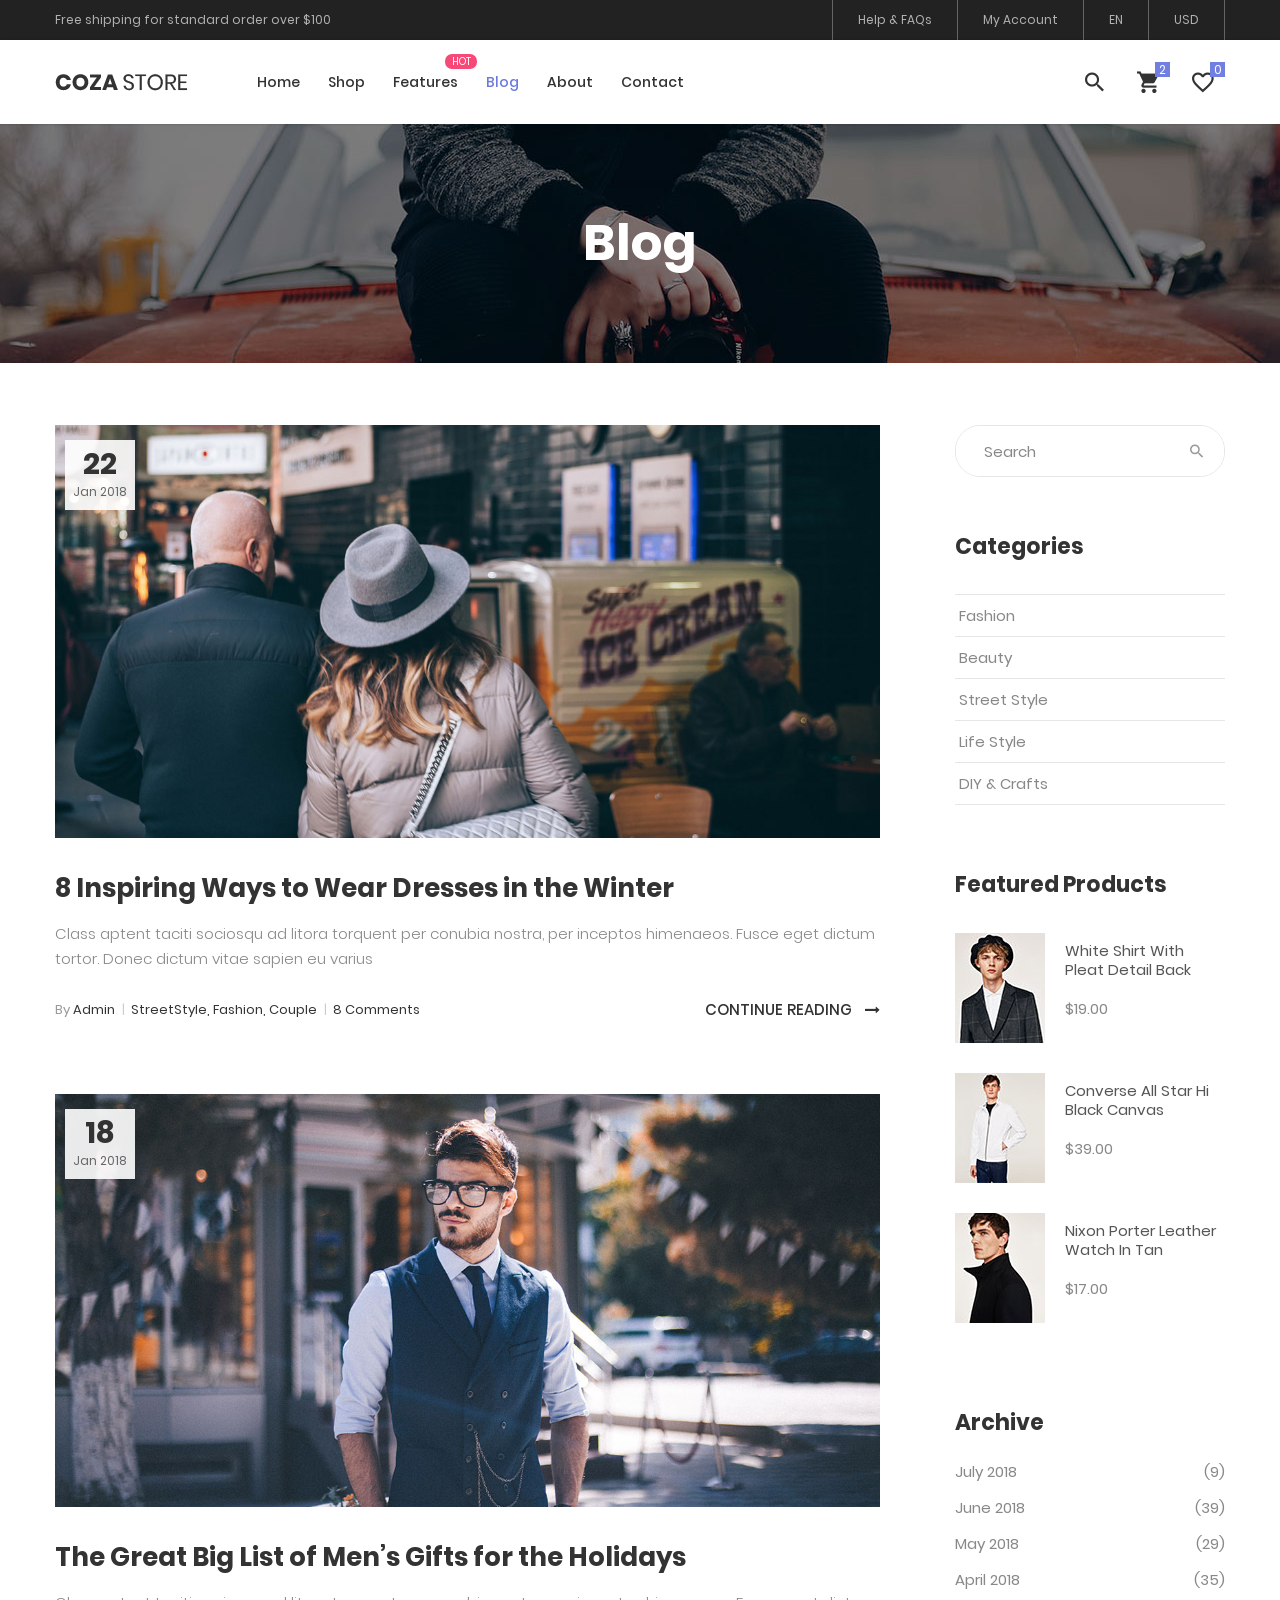
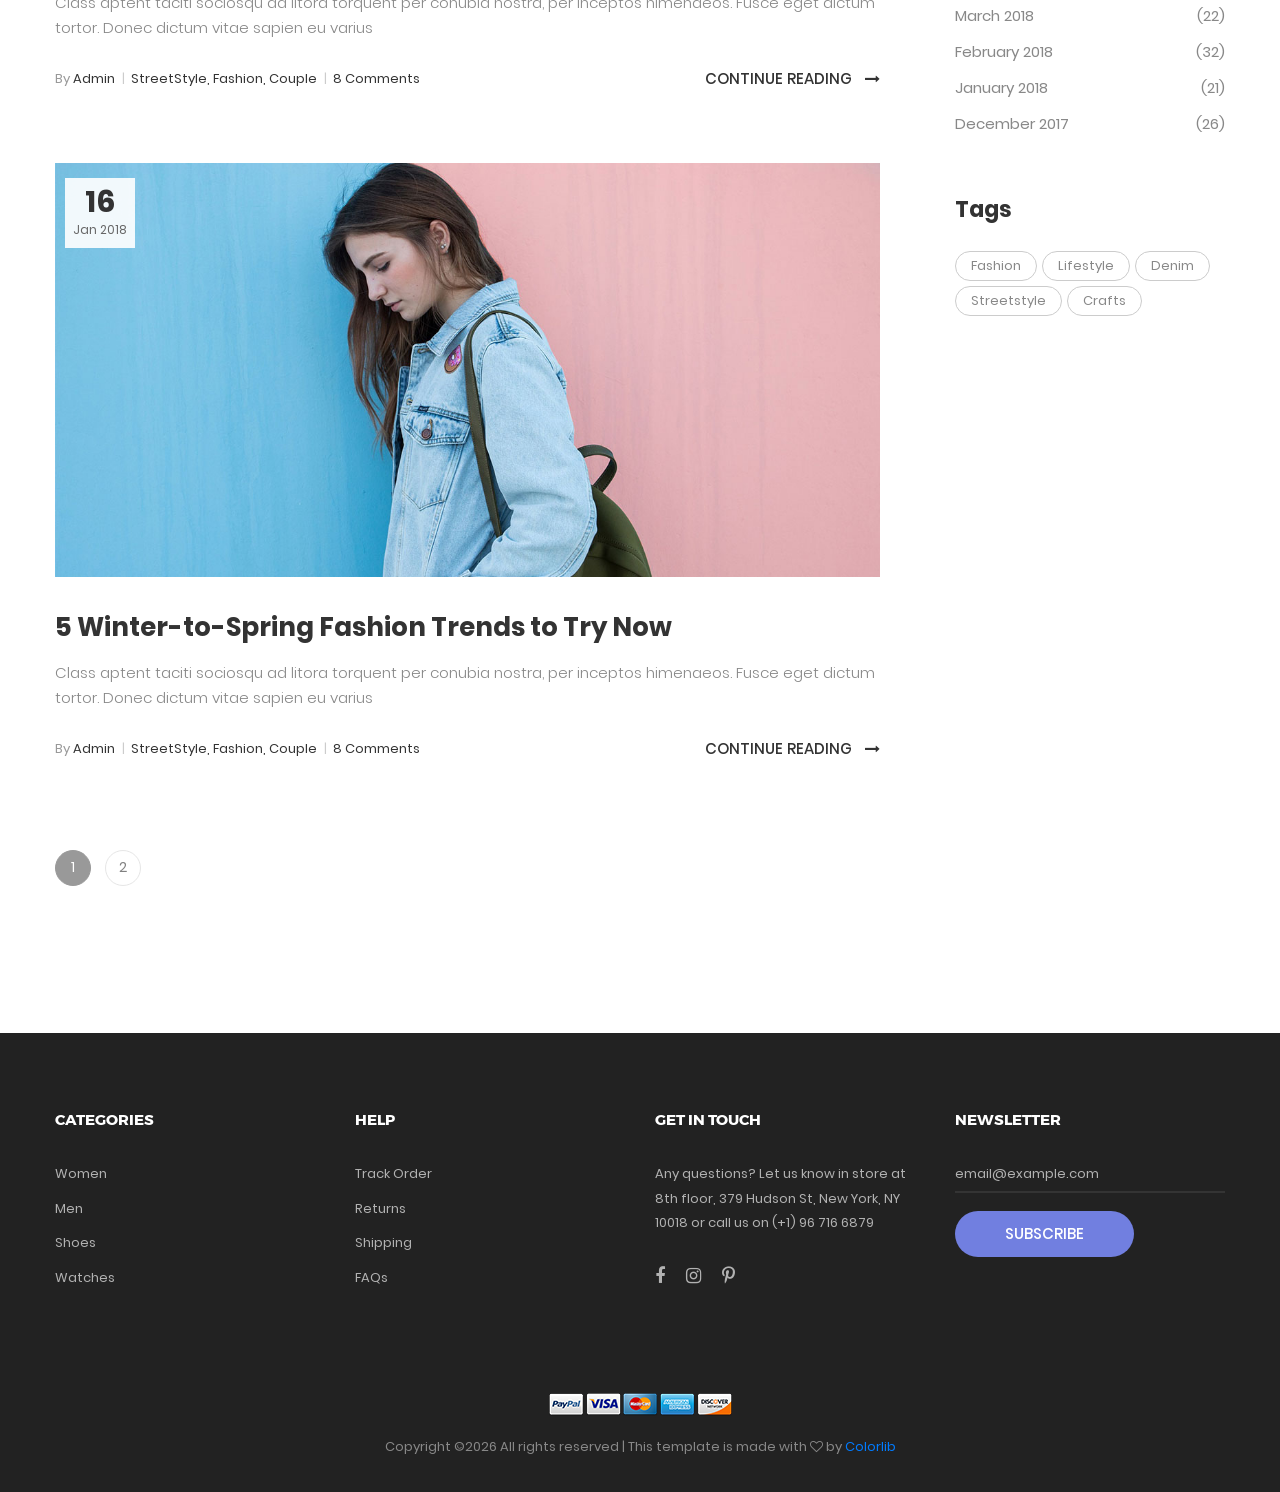
<file: 1.TEMPLATES/cozastore/cozastore/blog.html>
<!DOCTYPE html>
<html lang="en">
<head>
	<title>Blog</title>
	<meta charset="UTF-8">
	<meta name="viewport" content="width=device-width, initial-scale=1">
<!--===============================================================================================-->	
	<link rel="icon" type="image/png" href="images/icons/favicon.png"/>
<!--===============================================================================================-->
	<link rel="stylesheet" type="text/css" href="vendor/bootstrap/css/bootstrap.min.css">
<!--===============================================================================================-->
	<link rel="stylesheet" type="text/css" href="fonts/font-awesome-4.7.0/css/font-awesome.min.css">
<!--===============================================================================================-->
	<link rel="stylesheet" type="text/css" href="fonts/iconic/css/material-design-iconic-font.min.css">
<!--===============================================================================================-->
	<link rel="stylesheet" type="text/css" href="fonts/linearicons-v1.0.0/icon-font.min.css">
<!--===============================================================================================-->
	<link rel="stylesheet" type="text/css" href="vendor/animate/animate.css">
<!--===============================================================================================-->	
	<link rel="stylesheet" type="text/css" href="vendor/css-hamburgers/hamburgers.min.css">
<!--===============================================================================================-->
	<link rel="stylesheet" type="text/css" href="vendor/animsition/css/animsition.min.css">
<!--===============================================================================================-->
	<link rel="stylesheet" type="text/css" href="vendor/select2/select2.min.css">
<!--===============================================================================================-->
	<link rel="stylesheet" type="text/css" href="vendor/perfect-scrollbar/perfect-scrollbar.css">
<!--===============================================================================================-->
	<link rel="stylesheet" type="text/css" href="css/util.css">
	<link rel="stylesheet" type="text/css" href="css/main.css">
<!--===============================================================================================-->
</head>
<body class="animsition">
	
	<!-- Header -->
	<header class="header-v4">
		<!-- Header desktop -->
		<div class="container-menu-desktop">
			<!-- Topbar -->
			<div class="top-bar">
				<div class="content-topbar flex-sb-m h-full container">
					<div class="left-top-bar">
						Free shipping for standard order over $100
					</div>

					<div class="right-top-bar flex-w h-full">
						<a href="#" class="flex-c-m trans-04 p-lr-25">
							Help & FAQs
						</a>

						<a href="#" class="flex-c-m trans-04 p-lr-25">
							My Account
						</a>

						<a href="#" class="flex-c-m trans-04 p-lr-25">
							EN
						</a>

						<a href="#" class="flex-c-m trans-04 p-lr-25">
							USD
						</a>
					</div>
				</div>
			</div>

			<div class="wrap-menu-desktop how-shadow1">
				<nav class="limiter-menu-desktop container">
					
					<!-- Logo desktop -->		
					<a href="#" class="logo">
						<img src="images/icons/logo-01.png" alt="IMG-LOGO">
					</a>

					<!-- Menu desktop -->
					<div class="menu-desktop">
						<ul class="main-menu">
							<li>
								<a href="index.html">Home</a>
								<ul class="sub-menu">
									<li><a href="index.html">Homepage 1</a></li>
									<li><a href="home-02.html">Homepage 2</a></li>
									<li><a href="home-03.html">Homepage 3</a></li>
								</ul>
							</li>

							<li>
								<a href="product.html">Shop</a>
							</li>

							<li class="label1" data-label1="hot">
								<a href="shoping-cart.html">Features</a>
							</li>

							<li class="active-menu">
								<a href="blog.html">Blog</a>
							</li>

							<li>
								<a href="about.html">About</a>
							</li>

							<li>
								<a href="contact.html">Contact</a>
							</li>
						</ul>
					</div>	

					<!-- Icon header -->
					<div class="wrap-icon-header flex-w flex-r-m">
						<div class="icon-header-item cl2 hov-cl1 trans-04 p-l-22 p-r-11 js-show-modal-search">
							<i class="zmdi zmdi-search"></i>
						</div>

						<div class="icon-header-item cl2 hov-cl1 trans-04 p-l-22 p-r-11 icon-header-noti js-show-cart" data-notify="2">
							<i class="zmdi zmdi-shopping-cart"></i>
						</div>

						<a href="#" class="icon-header-item cl2 hov-cl1 trans-04 p-l-22 p-r-11 icon-header-noti" data-notify="0">
							<i class="zmdi zmdi-favorite-outline"></i>
						</a>
					</div>
				</nav>
			</div>	
		</div>

		<!-- Header Mobile -->
		<div class="wrap-header-mobile">
			<!-- Logo moblie -->		
			<div class="logo-mobile">
				<a href="index.html"><img src="images/icons/logo-01.png" alt="IMG-LOGO"></a>
			</div>

			<!-- Icon header -->
			<div class="wrap-icon-header flex-w flex-r-m m-r-15">
				<div class="icon-header-item cl2 hov-cl1 trans-04 p-r-11 js-show-modal-search">
					<i class="zmdi zmdi-search"></i>
				</div>

				<div class="icon-header-item cl2 hov-cl1 trans-04 p-r-11 p-l-10 icon-header-noti js-show-cart" data-notify="2">
					<i class="zmdi zmdi-shopping-cart"></i>
				</div>

				<a href="#" class="dis-block icon-header-item cl2 hov-cl1 trans-04 p-r-11 p-l-10 icon-header-noti" data-notify="0">
					<i class="zmdi zmdi-favorite-outline"></i>
				</a>
			</div>

			<!-- Button show menu -->
			<div class="btn-show-menu-mobile hamburger hamburger--squeeze">
				<span class="hamburger-box">
					<span class="hamburger-inner"></span>
				</span>
			</div>
		</div>


		<!-- Menu Mobile -->
		<div class="menu-mobile">
			<ul class="topbar-mobile">
				<li>
					<div class="left-top-bar">
						Free shipping for standard order over $100
					</div>
				</li>

				<li>
					<div class="right-top-bar flex-w h-full">
						<a href="#" class="flex-c-m p-lr-10 trans-04">
							Help & FAQs
						</a>

						<a href="#" class="flex-c-m p-lr-10 trans-04">
							My Account
						</a>

						<a href="#" class="flex-c-m p-lr-10 trans-04">
							EN
						</a>

						<a href="#" class="flex-c-m p-lr-10 trans-04">
							USD
						</a>
					</div>
				</li>
			</ul>

			<ul class="main-menu-m">
				<li>
					<a href="index.html">Home</a>
					<ul class="sub-menu-m">
						<li><a href="index.html">Homepage 1</a></li>
						<li><a href="home-02.html">Homepage 2</a></li>
						<li><a href="home-03.html">Homepage 3</a></li>
					</ul>
					<span class="arrow-main-menu-m">
						<i class="fa fa-angle-right" aria-hidden="true"></i>
					</span>
				</li>

				<li>
					<a href="product.html">Shop</a>
				</li>

				<li>
					<a href="shoping-cart.html" class="label1 rs1" data-label1="hot">Features</a>
				</li>

				<li>
					<a href="blog.html">Blog</a>
				</li>

				<li>
					<a href="about.html">About</a>
				</li>

				<li>
					<a href="contact.html">Contact</a>
				</li>
			</ul>
		</div>

		<!-- Modal Search -->
		<div class="modal-search-header flex-c-m trans-04 js-hide-modal-search">
			<div class="container-search-header">
				<button class="flex-c-m btn-hide-modal-search trans-04 js-hide-modal-search">
					<img src="images/icons/icon-close2.png" alt="CLOSE">
				</button>

				<form class="wrap-search-header flex-w p-l-15">
					<button class="flex-c-m trans-04">
						<i class="zmdi zmdi-search"></i>
					</button>
					<input class="plh3" type="text" name="search" placeholder="Search...">
				</form>
			</div>
		</div>
	</header>

	<!-- Cart -->
	<div class="wrap-header-cart js-panel-cart">
		<div class="s-full js-hide-cart"></div>

		<div class="header-cart flex-col-l p-l-65 p-r-25">
			<div class="header-cart-title flex-w flex-sb-m p-b-8">
				<span class="mtext-103 cl2">
					Your Cart
				</span>

				<div class="fs-35 lh-10 cl2 p-lr-5 pointer hov-cl1 trans-04 js-hide-cart">
					<i class="zmdi zmdi-close"></i>
				</div>
			</div>
			
			<div class="header-cart-content flex-w js-pscroll">
				<ul class="header-cart-wrapitem w-full">
					<li class="header-cart-item flex-w flex-t m-b-12">
						<div class="header-cart-item-img">
							<img src="images/item-cart-01.jpg" alt="IMG">
						</div>

						<div class="header-cart-item-txt p-t-8">
							<a href="#" class="header-cart-item-name m-b-18 hov-cl1 trans-04">
								White Shirt Pleat
							</a>

							<span class="header-cart-item-info">
								1 x $19.00
							</span>
						</div>
					</li>

					<li class="header-cart-item flex-w flex-t m-b-12">
						<div class="header-cart-item-img">
							<img src="images/item-cart-02.jpg" alt="IMG">
						</div>

						<div class="header-cart-item-txt p-t-8">
							<a href="#" class="header-cart-item-name m-b-18 hov-cl1 trans-04">
								Converse All Star
							</a>

							<span class="header-cart-item-info">
								1 x $39.00
							</span>
						</div>
					</li>

					<li class="header-cart-item flex-w flex-t m-b-12">
						<div class="header-cart-item-img">
							<img src="images/item-cart-03.jpg" alt="IMG">
						</div>

						<div class="header-cart-item-txt p-t-8">
							<a href="#" class="header-cart-item-name m-b-18 hov-cl1 trans-04">
								Nixon Porter Leather
							</a>

							<span class="header-cart-item-info">
								1 x $17.00
							</span>
						</div>
					</li>
				</ul>
				
				<div class="w-full">
					<div class="header-cart-total w-full p-tb-40">
						Total: $75.00
					</div>

					<div class="header-cart-buttons flex-w w-full">
						<a href="shoping-cart.html" class="flex-c-m stext-101 cl0 size-107 bg3 bor2 hov-btn3 p-lr-15 trans-04 m-r-8 m-b-10">
							View Cart
						</a>

						<a href="shoping-cart.html" class="flex-c-m stext-101 cl0 size-107 bg3 bor2 hov-btn3 p-lr-15 trans-04 m-b-10">
							Check Out
						</a>
					</div>
				</div>
			</div>
		</div>
	</div>


	<!-- Title page -->
	<section class="bg-img1 txt-center p-lr-15 p-tb-92" style="background-image: url('images/bg-02.jpg');">
		<h2 class="ltext-105 cl0 txt-center">
			Blog
		</h2>
	</section>	


	<!-- Content page -->
	<section class="bg0 p-t-62 p-b-60">
		<div class="container">
			<div class="row">
				<div class="col-md-8 col-lg-9 p-b-80">
					<div class="p-r-45 p-r-0-lg">
						<!-- item blog -->
						<div class="p-b-63">
							<a href="blog-detail.html" class="hov-img0 how-pos5-parent">
								<img src="images/blog-04.jpg" alt="IMG-BLOG">

								<div class="flex-col-c-m size-123 bg9 how-pos5">
									<span class="ltext-107 cl2 txt-center">
										22
									</span>

									<span class="stext-109 cl3 txt-center">
										Jan 2018
									</span>
								</div>
							</a>

							<div class="p-t-32">
								<h4 class="p-b-15">
									<a href="blog-detail.html" class="ltext-108 cl2 hov-cl1 trans-04">
										8 Inspiring Ways to Wear Dresses in the Winter
									</a>
								</h4>

								<p class="stext-117 cl6">
									Class aptent taciti sociosqu ad litora torquent per conubia nostra, per inceptos himenaeos. Fusce eget dictum tortor. Donec dictum vitae sapien eu varius
								</p>

								<div class="flex-w flex-sb-m p-t-18">
									<span class="flex-w flex-m stext-111 cl2 p-r-30 m-tb-10">
										<span>
											<span class="cl4">By</span> Admin  
											<span class="cl12 m-l-4 m-r-6">|</span>
										</span>

										<span>
											StreetStyle, Fashion, Couple  
											<span class="cl12 m-l-4 m-r-6">|</span>
										</span>

										<span>
											8 Comments
										</span>
									</span>

									<a href="blog-detail.html" class="stext-101 cl2 hov-cl1 trans-04 m-tb-10">
										Continue Reading

										<i class="fa fa-long-arrow-right m-l-9"></i>
									</a>
								</div>
							</div>
						</div>

						<!-- item blog -->
						<div class="p-b-63">
							<a href="blog-detail.html" class="hov-img0 how-pos5-parent">
								<img src="images/blog-05.jpg" alt="IMG-BLOG">

								<div class="flex-col-c-m size-123 bg9 how-pos5">
									<span class="ltext-107 cl2 txt-center">
										18
									</span>

									<span class="stext-109 cl3 txt-center">
										Jan 2018
									</span>
								</div>
							</a>

							<div class="p-t-32">
								<h4 class="p-b-15">
									<a href="blog-detail.html" class="ltext-108 cl2 hov-cl1 trans-04">
										The Great Big List of Men’s Gifts for the Holidays 
									</a>
								</h4>

								<p class="stext-117 cl6">
									Class aptent taciti sociosqu ad litora torquent per conubia nostra, per inceptos himenaeos. Fusce eget dictum tortor. Donec dictum vitae sapien eu varius
								</p>

								<div class="flex-w flex-sb-m p-t-18">
									<span class="flex-w flex-m stext-111 cl2 p-r-30 m-tb-10">
										<span>
											<span class="cl4">By</span> Admin  
											<span class="cl12 m-l-4 m-r-6">|</span>
										</span>

										<span>
											StreetStyle, Fashion, Couple  
											<span class="cl12 m-l-4 m-r-6">|</span>
										</span>

										<span>
											8 Comments
										</span>
									</span>

									<a href="blog-detail.html" class="stext-101 cl2 hov-cl1 trans-04 m-tb-10">
										Continue Reading

										<i class="fa fa-long-arrow-right m-l-9"></i>
									</a>
								</div>
							</div>
						</div>

						<!-- item blog -->
						<div class="p-b-63">
							<a href="blog-detail.html" class="hov-img0 how-pos5-parent">
								<img src="images/blog-06.jpg" alt="IMG-BLOG">

								<div class="flex-col-c-m size-123 bg9 how-pos5">
									<span class="ltext-107 cl2 txt-center">
										16
									</span>

									<span class="stext-109 cl3 txt-center">
										Jan 2018
									</span>
								</div>
							</a>

							<div class="p-t-32">
								<h4 class="p-b-15">
									<a href="blog-detail.html" class="ltext-108 cl2 hov-cl1 trans-04">
										5 Winter-to-Spring Fashion Trends to Try Now
									</a>
								</h4>

								<p class="stext-117 cl6">
									Class aptent taciti sociosqu ad litora torquent per conubia nostra, per inceptos himenaeos. Fusce eget dictum tortor. Donec dictum vitae sapien eu varius
								</p>

								<div class="flex-w flex-sb-m p-t-18">
									<span class="flex-w flex-m stext-111 cl2 p-r-30 m-tb-10">
										<span>
											<span class="cl4">By</span> Admin  
											<span class="cl12 m-l-4 m-r-6">|</span>
										</span>

										<span>
											StreetStyle, Fashion, Couple  
											<span class="cl12 m-l-4 m-r-6">|</span>
										</span>

										<span>
											8 Comments
										</span>
									</span>

									<a href="blog-detail.html" class="stext-101 cl2 hov-cl1 trans-04 m-tb-10">
										Continue Reading

										<i class="fa fa-long-arrow-right m-l-9"></i>
									</a>
								</div>
							</div>
						</div>

						<!-- Pagination -->
						<div class="flex-l-m flex-w w-full p-t-10 m-lr--7">
							<a href="#" class="flex-c-m how-pagination1 trans-04 m-all-7 active-pagination1">
								1
							</a>

							<a href="#" class="flex-c-m how-pagination1 trans-04 m-all-7">
								2
							</a>
						</div>
					</div>
				</div>

				<div class="col-md-4 col-lg-3 p-b-80">
					<div class="side-menu">
						<div class="bor17 of-hidden pos-relative">
							<input class="stext-103 cl2 plh4 size-116 p-l-28 p-r-55" type="text" name="search" placeholder="Search">

							<button class="flex-c-m size-122 ab-t-r fs-18 cl4 hov-cl1 trans-04">
								<i class="zmdi zmdi-search"></i>
							</button>
						</div>

						<div class="p-t-55">
							<h4 class="mtext-112 cl2 p-b-33">
								Categories
							</h4>

							<ul>
								<li class="bor18">
									<a href="#" class="dis-block stext-115 cl6 hov-cl1 trans-04 p-tb-8 p-lr-4">
										Fashion
									</a>
								</li>

								<li class="bor18">
									<a href="#" class="dis-block stext-115 cl6 hov-cl1 trans-04 p-tb-8 p-lr-4">
										Beauty
									</a>
								</li>

								<li class="bor18">
									<a href="#" class="dis-block stext-115 cl6 hov-cl1 trans-04 p-tb-8 p-lr-4">
										Street Style
									</a>
								</li>

								<li class="bor18">
									<a href="#" class="dis-block stext-115 cl6 hov-cl1 trans-04 p-tb-8 p-lr-4">
										Life Style
									</a>
								</li>

								<li class="bor18">
									<a href="#" class="dis-block stext-115 cl6 hov-cl1 trans-04 p-tb-8 p-lr-4">
										DIY & Crafts
									</a>
								</li>
							</ul>
						</div>

						<div class="p-t-65">
							<h4 class="mtext-112 cl2 p-b-33">
								Featured Products
							</h4>

							<ul>
								<li class="flex-w flex-t p-b-30">
									<a href="#" class="wrao-pic-w size-214 hov-ovelay1 m-r-20">
										<img src="images/product-min-01.jpg" alt="PRODUCT">
									</a>

									<div class="size-215 flex-col-t p-t-8">
										<a href="#" class="stext-116 cl8 hov-cl1 trans-04">
											White Shirt With Pleat Detail Back
										</a>

										<span class="stext-116 cl6 p-t-20">
											$19.00
										</span>
									</div>
								</li>

								<li class="flex-w flex-t p-b-30">
									<a href="#" class="wrao-pic-w size-214 hov-ovelay1 m-r-20">
										<img src="images/product-min-02.jpg" alt="PRODUCT">
									</a>

									<div class="size-215 flex-col-t p-t-8">
										<a href="#" class="stext-116 cl8 hov-cl1 trans-04">
											Converse All Star Hi Black Canvas
										</a>

										<span class="stext-116 cl6 p-t-20">
											$39.00
										</span>
									</div>
								</li>

								<li class="flex-w flex-t p-b-30">
									<a href="#" class="wrao-pic-w size-214 hov-ovelay1 m-r-20">
										<img src="images/product-min-03.jpg" alt="PRODUCT">
									</a>

									<div class="size-215 flex-col-t p-t-8">
										<a href="#" class="stext-116 cl8 hov-cl1 trans-04">
											Nixon Porter Leather Watch In Tan
										</a>

										<span class="stext-116 cl6 p-t-20">
											$17.00
										</span>
									</div>
								</li>
							</ul>
						</div>

						<div class="p-t-55">
							<h4 class="mtext-112 cl2 p-b-20">
								Archive
							</h4>

							<ul>
								<li class="p-b-7">
									<a href="#" class="flex-w flex-sb-m stext-115 cl6 hov-cl1 trans-04 p-tb-2">
										<span>
											July 2018
										</span>

										<span>
											(9)
										</span>
									</a>
								</li>

								<li class="p-b-7">
									<a href="#" class="flex-w flex-sb-m stext-115 cl6 hov-cl1 trans-04 p-tb-2">
										<span>
											June 2018
										</span>

										<span>
											(39)
										</span>
									</a>
								</li>

								<li class="p-b-7">
									<a href="#" class="flex-w flex-sb-m stext-115 cl6 hov-cl1 trans-04 p-tb-2">
										<span>
											May 2018
										</span>

										<span>
											(29)
										</span>
									</a>
								</li>

								<li class="p-b-7">
									<a href="#" class="flex-w flex-sb-m stext-115 cl6 hov-cl1 trans-04 p-tb-2">
										<span>
											April  2018
										</span>

										<span>
											(35)
										</span>
									</a>
								</li>

								<li class="p-b-7">
									<a href="#" class="flex-w flex-sb-m stext-115 cl6 hov-cl1 trans-04 p-tb-2">
										<span>
											March 2018
										</span>

										<span>
											(22)
										</span>
									</a>
								</li>

								<li class="p-b-7">
									<a href="#" class="flex-w flex-sb-m stext-115 cl6 hov-cl1 trans-04 p-tb-2">
										<span>
											February 2018
										</span>

										<span>
											(32)
										</span>
									</a>
								</li>

								<li class="p-b-7">
									<a href="#" class="flex-w flex-sb-m stext-115 cl6 hov-cl1 trans-04 p-tb-2">
										<span>
											January 2018
										</span>

										<span>
											(21)
										</span>
									</a>
								</li>

								<li class="p-b-7">
									<a href="#" class="flex-w flex-sb-m stext-115 cl6 hov-cl1 trans-04 p-tb-2">
										<span>
											December 2017
										</span>

										<span>
											(26)
										</span>
									</a>
								</li>
							</ul>
						</div>

						<div class="p-t-50">
							<h4 class="mtext-112 cl2 p-b-27">
								Tags
							</h4>

							<div class="flex-w m-r--5">
								<a href="#" class="flex-c-m stext-107 cl6 size-301 bor7 p-lr-15 hov-tag1 trans-04 m-r-5 m-b-5">
									Fashion
								</a>

								<a href="#" class="flex-c-m stext-107 cl6 size-301 bor7 p-lr-15 hov-tag1 trans-04 m-r-5 m-b-5">
									Lifestyle
								</a>

								<a href="#" class="flex-c-m stext-107 cl6 size-301 bor7 p-lr-15 hov-tag1 trans-04 m-r-5 m-b-5">
									Denim
								</a>

								<a href="#" class="flex-c-m stext-107 cl6 size-301 bor7 p-lr-15 hov-tag1 trans-04 m-r-5 m-b-5">
									Streetstyle
								</a>

								<a href="#" class="flex-c-m stext-107 cl6 size-301 bor7 p-lr-15 hov-tag1 trans-04 m-r-5 m-b-5">
									Crafts
								</a>
							</div>
						</div>
					</div>
				</div>
			</div>
		</div>
	</section>	
	
		

	<!-- Footer -->
	<footer class="bg3 p-t-75 p-b-32">
		<div class="container">
			<div class="row">
				<div class="col-sm-6 col-lg-3 p-b-50">
					<h4 class="stext-301 cl0 p-b-30">
						Categories
					</h4>

					<ul>
						<li class="p-b-10">
							<a href="#" class="stext-107 cl7 hov-cl1 trans-04">
								Women
							</a>
						</li>

						<li class="p-b-10">
							<a href="#" class="stext-107 cl7 hov-cl1 trans-04">
								Men
							</a>
						</li>

						<li class="p-b-10">
							<a href="#" class="stext-107 cl7 hov-cl1 trans-04">
								Shoes
							</a>
						</li>

						<li class="p-b-10">
							<a href="#" class="stext-107 cl7 hov-cl1 trans-04">
								Watches
							</a>
						</li>
					</ul>
				</div>

				<div class="col-sm-6 col-lg-3 p-b-50">
					<h4 class="stext-301 cl0 p-b-30">
						Help
					</h4>

					<ul>
						<li class="p-b-10">
							<a href="#" class="stext-107 cl7 hov-cl1 trans-04">
								Track Order
							</a>
						</li>

						<li class="p-b-10">
							<a href="#" class="stext-107 cl7 hov-cl1 trans-04">
								Returns 
							</a>
						</li>

						<li class="p-b-10">
							<a href="#" class="stext-107 cl7 hov-cl1 trans-04">
								Shipping
							</a>
						</li>

						<li class="p-b-10">
							<a href="#" class="stext-107 cl7 hov-cl1 trans-04">
								FAQs
							</a>
						</li>
					</ul>
				</div>

				<div class="col-sm-6 col-lg-3 p-b-50">
					<h4 class="stext-301 cl0 p-b-30">
						GET IN TOUCH
					</h4>

					<p class="stext-107 cl7 size-201">
						Any questions? Let us know in store at 8th floor, 379 Hudson St, New York, NY 10018 or call us on (+1) 96 716 6879
					</p>

					<div class="p-t-27">
						<a href="#" class="fs-18 cl7 hov-cl1 trans-04 m-r-16">
							<i class="fa fa-facebook"></i>
						</a>

						<a href="#" class="fs-18 cl7 hov-cl1 trans-04 m-r-16">
							<i class="fa fa-instagram"></i>
						</a>

						<a href="#" class="fs-18 cl7 hov-cl1 trans-04 m-r-16">
							<i class="fa fa-pinterest-p"></i>
						</a>
					</div>
				</div>

				<div class="col-sm-6 col-lg-3 p-b-50">
					<h4 class="stext-301 cl0 p-b-30">
						Newsletter
					</h4>

					<form>
						<div class="wrap-input1 w-full p-b-4">
							<input class="input1 bg-none plh1 stext-107 cl7" type="text" name="email" placeholder="email@example.com">
							<div class="focus-input1 trans-04"></div>
						</div>

						<div class="p-t-18">
							<button class="flex-c-m stext-101 cl0 size-103 bg1 bor1 hov-btn2 p-lr-15 trans-04">
								Subscribe
							</button>
						</div>
					</form>
				</div>
			</div>

			<div class="p-t-40">
				<div class="flex-c-m flex-w p-b-18">
					<a href="#" class="m-all-1">
						<img src="images/icons/icon-pay-01.png" alt="ICON-PAY">
					</a>

					<a href="#" class="m-all-1">
						<img src="images/icons/icon-pay-02.png" alt="ICON-PAY">
					</a>

					<a href="#" class="m-all-1">
						<img src="images/icons/icon-pay-03.png" alt="ICON-PAY">
					</a>

					<a href="#" class="m-all-1">
						<img src="images/icons/icon-pay-04.png" alt="ICON-PAY">
					</a>

					<a href="#" class="m-all-1">
						<img src="images/icons/icon-pay-05.png" alt="ICON-PAY">
					</a>
				</div>

				<p class="stext-107 cl6 txt-center">
					<!-- Link back to Colorlib can't be removed. Template is licensed under CC BY 3.0. -->
Copyright &copy;<script>document.write(new Date().getFullYear());</script> All rights reserved | This template is made with <i class="fa fa-heart-o" aria-hidden="true"></i> by <a href="https://colorlib.com" target="_blank">Colorlib</a>
<!-- Link back to Colorlib can't be removed. Template is licensed under CC BY 3.0. -->

				</p>
			</div>
		</div>
	</footer>


	<!-- Back to top -->
	<div class="btn-back-to-top" id="myBtn">
		<span class="symbol-btn-back-to-top">
			<i class="zmdi zmdi-chevron-up"></i>
		</span>
	</div>

<!--===============================================================================================-->	
	<script src="vendor/jquery/jquery-3.2.1.min.js"></script>
<!--===============================================================================================-->
	<script src="vendor/animsition/js/animsition.min.js"></script>
<!--===============================================================================================-->
	<script src="vendor/bootstrap/js/popper.js"></script>
	<script src="vendor/bootstrap/js/bootstrap.min.js"></script>
<!--===============================================================================================-->
	<script src="vendor/select2/select2.min.js"></script>
	<script>
		$(".js-select2").each(function(){
			$(this).select2({
				minimumResultsForSearch: 20,
				dropdownParent: $(this).next('.dropDownSelect2')
			});
		})
	</script>
<!--===============================================================================================-->
	<script src="vendor/MagnificPopup/jquery.magnific-popup.min.js"></script>
<!--===============================================================================================-->
	<script src="vendor/perfect-scrollbar/perfect-scrollbar.min.js"></script>
	<script>
		$('.js-pscroll').each(function(){
			$(this).css('position','relative');
			$(this).css('overflow','hidden');
			var ps = new PerfectScrollbar(this, {
				wheelSpeed: 1,
				scrollingThreshold: 1000,
				wheelPropagation: false,
			});

			$(window).on('resize', function(){
				ps.update();
			})
		});
	</script>
<!--===============================================================================================-->
	<script src="js/main.js"></script>

</body>
</html>
</file>
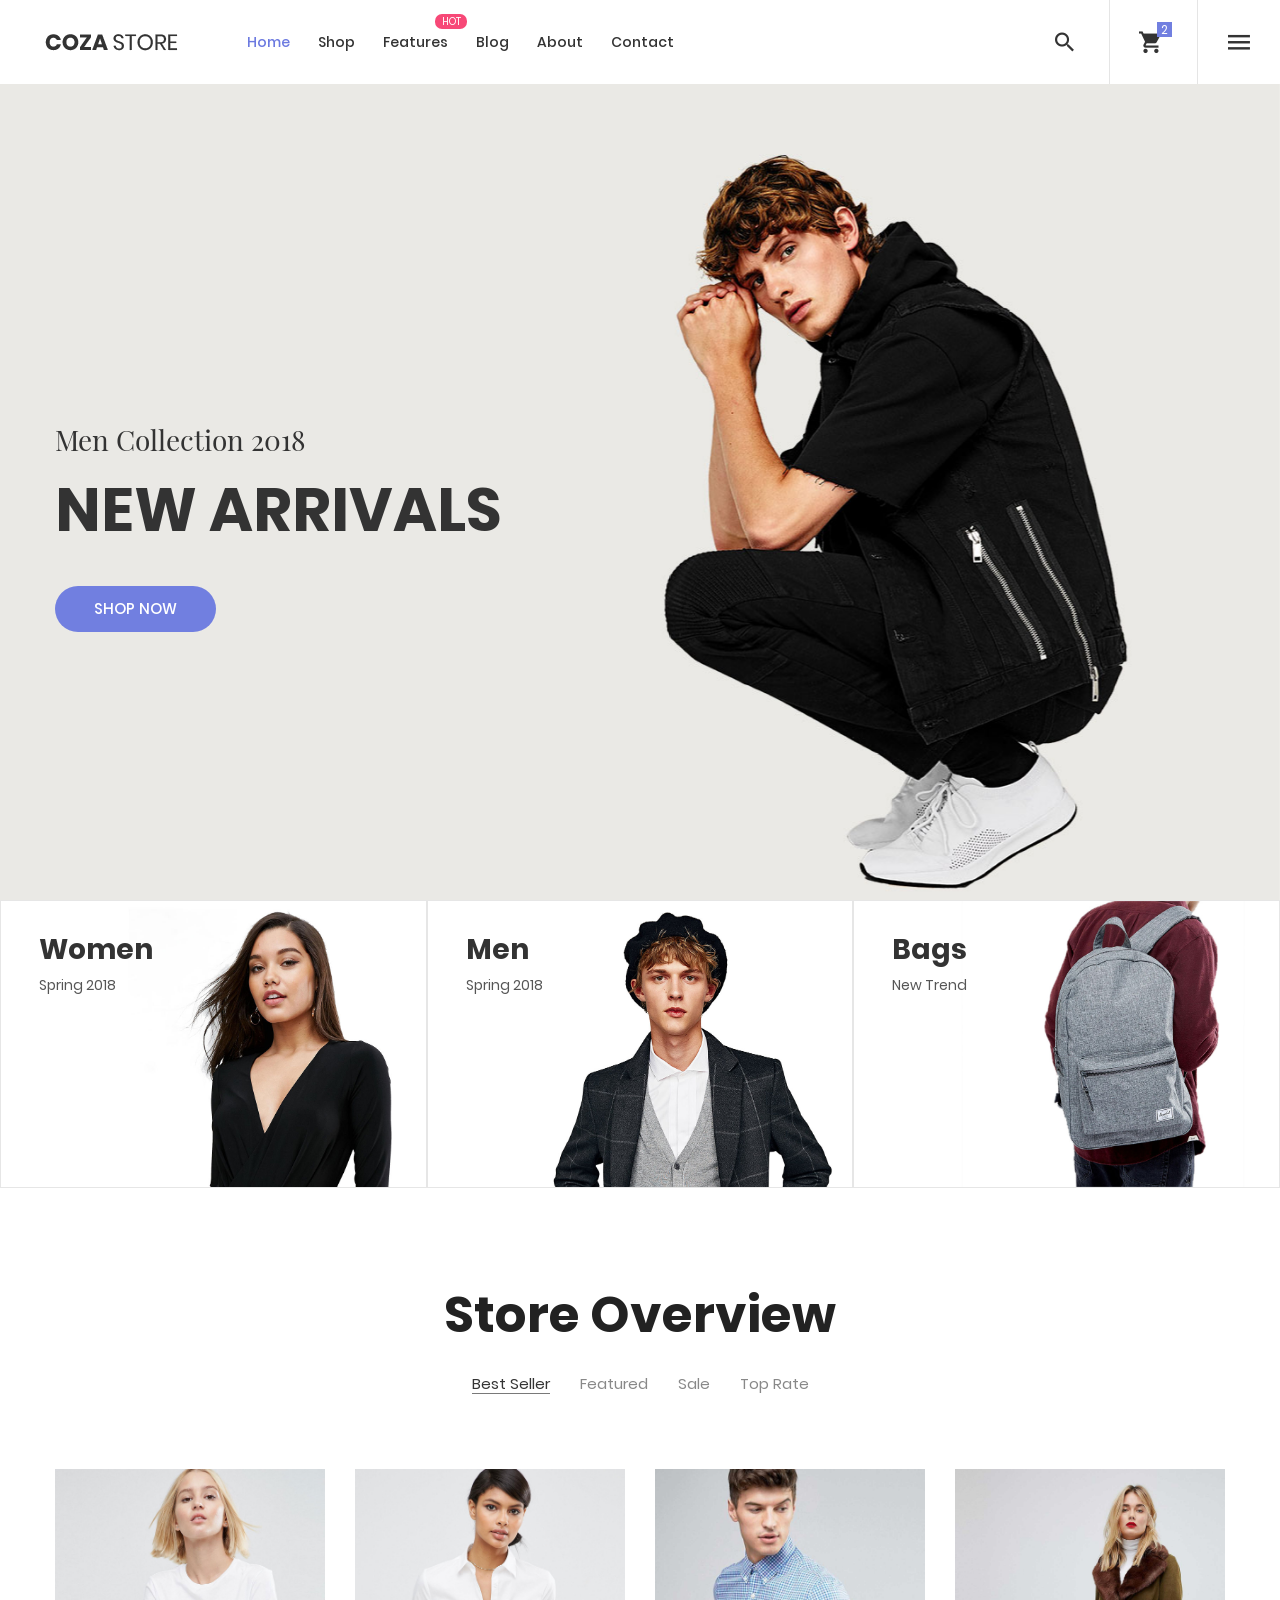
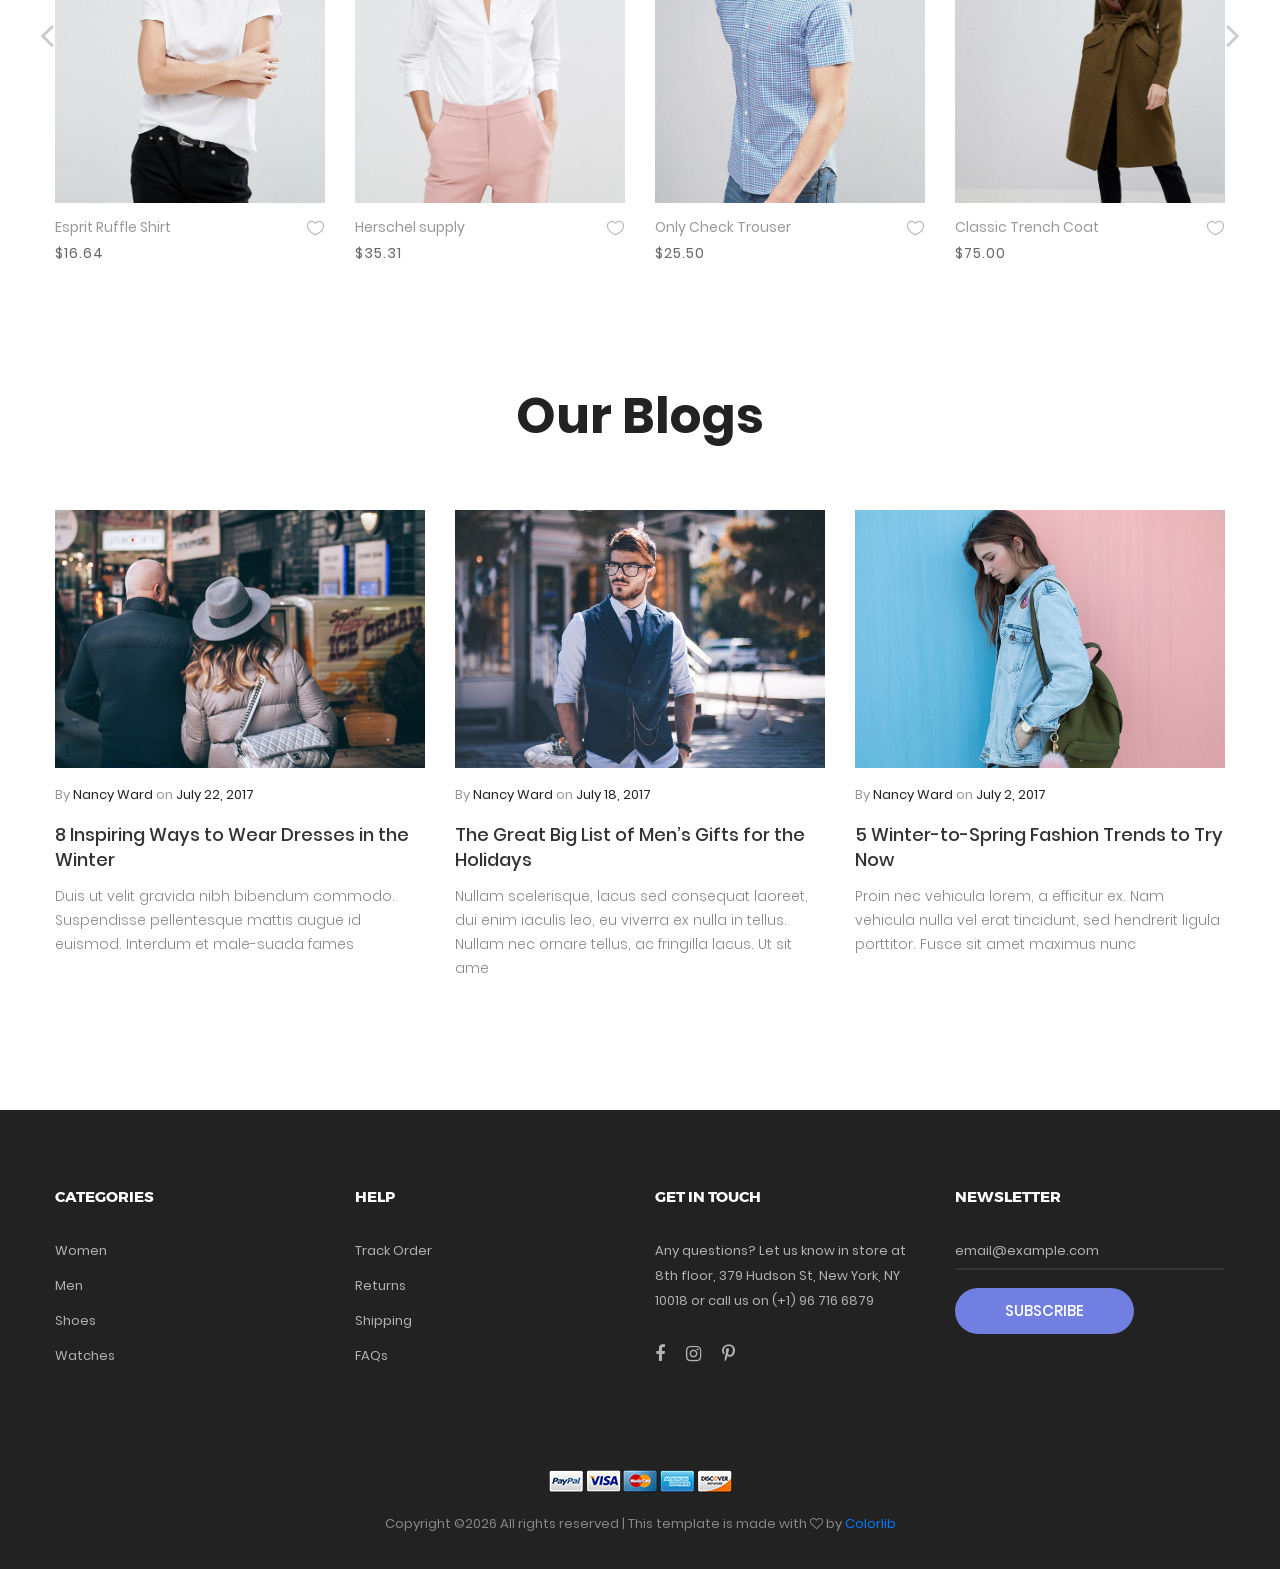
<file: 1.TEMPLATES/cozastore/cozastore/home-02.html>
<!DOCTYPE html>
<html lang="en">
<head>
	<title>Home 02</title>
	<meta charset="UTF-8">
	<meta name="viewport" content="width=device-width, initial-scale=1">
<!--===============================================================================================-->	
	<link rel="icon" type="image/png" href="images/icons/favicon.png"/>
<!--===============================================================================================-->
	<link rel="stylesheet" type="text/css" href="vendor/bootstrap/css/bootstrap.min.css">
<!--===============================================================================================-->
	<link rel="stylesheet" type="text/css" href="fonts/font-awesome-4.7.0/css/font-awesome.min.css">
<!--===============================================================================================-->
	<link rel="stylesheet" type="text/css" href="fonts/iconic/css/material-design-iconic-font.min.css">
<!--===============================================================================================-->
	<link rel="stylesheet" type="text/css" href="fonts/linearicons-v1.0.0/icon-font.min.css">
<!--===============================================================================================-->
	<link rel="stylesheet" type="text/css" href="vendor/animate/animate.css">
<!--===============================================================================================-->	
	<link rel="stylesheet" type="text/css" href="vendor/css-hamburgers/hamburgers.min.css">
<!--===============================================================================================-->
	<link rel="stylesheet" type="text/css" href="vendor/animsition/css/animsition.min.css">
<!--===============================================================================================-->
	<link rel="stylesheet" type="text/css" href="vendor/select2/select2.min.css">
<!--===============================================================================================-->	
	<link rel="stylesheet" type="text/css" href="vendor/daterangepicker/daterangepicker.css">
<!--===============================================================================================-->
	<link rel="stylesheet" type="text/css" href="vendor/slick/slick.css">
<!--===============================================================================================-->
	<link rel="stylesheet" type="text/css" href="vendor/MagnificPopup/magnific-popup.css">
<!--===============================================================================================-->
	<link rel="stylesheet" type="text/css" href="vendor/perfect-scrollbar/perfect-scrollbar.css">
<!--===============================================================================================-->
	<link rel="stylesheet" type="text/css" href="css/util.css">
	<link rel="stylesheet" type="text/css" href="css/main.css">
<!--===============================================================================================-->
</head>
<body class="animsition">
	
	<!-- Header -->
	<header class="header-v2">
		<!-- Header desktop -->
		<div class="container-menu-desktop trans-03">
			<div class="wrap-menu-desktop">
				<nav class="limiter-menu-desktop p-l-45">
					
					<!-- Logo desktop -->		
					<a href="#" class="logo">
						<img src="images/icons/logo-01.png" alt="IMG-LOGO">
					</a>

					<!-- Menu desktop -->
					<div class="menu-desktop">
						<ul class="main-menu">
							<li class="active-menu">
								<a href="index.html">Home</a>
								<ul class="sub-menu">
									<li><a href="index.html">Homepage 1</a></li>
									<li><a href="home-02.html">Homepage 2</a></li>
									<li><a href="home-03.html">Homepage 3</a></li>
								</ul>
							</li>

							<li>
								<a href="product.html">Shop</a>
							</li>

							<li class="label1" data-label1="hot">
								<a href="shoping-cart.html">Features</a>
							</li>

							<li>
								<a href="blog.html">Blog</a>
							</li>

							<li>
								<a href="about.html">About</a>
							</li>

							<li>
								<a href="contact.html">Contact</a>
							</li>
						</ul>
					</div>	

					<!-- Icon header -->
					<div class="wrap-icon-header flex-w flex-r-m h-full">
						<div class="flex-c-m h-full p-r-24">
							<div class="icon-header-item cl2 hov-cl1 trans-04 p-lr-11 js-show-modal-search">
								<i class="zmdi zmdi-search"></i>
							</div>
						</div>
							
						<div class="flex-c-m h-full p-l-18 p-r-25 bor5">
							<div class="icon-header-item cl2 hov-cl1 trans-04 p-lr-11 icon-header-noti js-show-cart" data-notify="2">
								<i class="zmdi zmdi-shopping-cart"></i>
							</div>
						</div>
							
						<div class="flex-c-m h-full p-lr-19">
							<div class="icon-header-item cl2 hov-cl1 trans-04 p-lr-11 js-show-sidebar">
								<i class="zmdi zmdi-menu"></i>
							</div>
						</div>
					</div>
				</nav>
			</div>	
		</div>

		<!-- Header Mobile -->
		<div class="wrap-header-mobile">
			<!-- Logo moblie -->		
			<div class="logo-mobile">
				<a href="index.html"><img src="images/icons/logo-01.png" alt="IMG-LOGO"></a>
			</div>

			<!-- Icon header -->
			<div class="wrap-icon-header flex-w flex-r-m h-full m-r-15">
				<div class="flex-c-m h-full p-r-10">
					<div class="icon-header-item cl2 hov-cl1 trans-04 p-lr-11 js-show-modal-search">
						<i class="zmdi zmdi-search"></i>
					</div>
				</div>

				<div class="flex-c-m h-full p-lr-10 bor5">
					<div class="icon-header-item cl2 hov-cl1 trans-04 p-lr-11 icon-header-noti js-show-cart" data-notify="2">
						<i class="zmdi zmdi-shopping-cart"></i>
					</div>
				</div>
			</div>

			<!-- Button show menu -->
			<div class="btn-show-menu-mobile hamburger hamburger--squeeze">
				<span class="hamburger-box">
					<span class="hamburger-inner"></span>
				</span>
			</div>
		</div>


		<!-- Menu Mobile -->
		<div class="menu-mobile">
			<ul class="main-menu-m">
				<li>
					<a href="index.html">Home</a>
					<ul class="sub-menu-m">
						<li><a href="index.html">Homepage 1</a></li>
						<li><a href="home-02.html">Homepage 2</a></li>
						<li><a href="home-03.html">Homepage 3</a></li>
					</ul>
					<span class="arrow-main-menu-m">
						<i class="fa fa-angle-right" aria-hidden="true"></i>
					</span>
				</li>

				<li>
					<a href="product.html">Shop</a>
				</li>

				<li>
					<a href="shoping-cart.html" class="label1 rs1" data-label1="hot">Features</a>
				</li>

				<li>
					<a href="blog.html">Blog</a>
				</li>

				<li>
					<a href="about.html">About</a>
				</li>

				<li>
					<a href="contact.html">Contact</a>
				</li>
			</ul>
		</div>

		<!-- Modal Search -->
		<div class="modal-search-header flex-c-m trans-04 js-hide-modal-search">
			<div class="container-search-header">
				<button class="flex-c-m btn-hide-modal-search trans-04 js-hide-modal-search">
					<img src="images/icons/icon-close2.png" alt="CLOSE">
				</button>

				<form class="wrap-search-header flex-w p-l-15">
					<button class="flex-c-m trans-04">
						<i class="zmdi zmdi-search"></i>
					</button>
					<input class="plh3" type="text" name="search" placeholder="Search...">
				</form>
			</div>
		</div>
	</header>

	<!-- Sidebar -->
	<aside class="wrap-sidebar js-sidebar">
		<div class="s-full js-hide-sidebar"></div>

		<div class="sidebar flex-col-l p-t-22 p-b-25">
			<div class="flex-r w-full p-b-30 p-r-27">
				<div class="fs-35 lh-10 cl2 p-lr-5 pointer hov-cl1 trans-04 js-hide-sidebar">
					<i class="zmdi zmdi-close"></i>
				</div>
			</div>

			<div class="sidebar-content flex-w w-full p-lr-65 js-pscroll">
				<ul class="sidebar-link w-full">
					<li class="p-b-13">
						<a href="index.html" class="stext-102 cl2 hov-cl1 trans-04">
							Home
						</a>
					</li>

					<li class="p-b-13">
						<a href="#" class="stext-102 cl2 hov-cl1 trans-04">
							My Wishlist
						</a>
					</li>

					<li class="p-b-13">
						<a href="#" class="stext-102 cl2 hov-cl1 trans-04">
							My Account
						</a>
					</li>

					<li class="p-b-13">
						<a href="#" class="stext-102 cl2 hov-cl1 trans-04">
							Track Oder
						</a>
					</li>

					<li class="p-b-13">
						<a href="#" class="stext-102 cl2 hov-cl1 trans-04">
							Refunds
						</a>
					</li>

					<li class="p-b-13">
						<a href="#" class="stext-102 cl2 hov-cl1 trans-04">
							Help & FAQs
						</a>
					</li>
				</ul>

				<div class="sidebar-gallery w-full p-tb-30">
					<span class="mtext-101 cl5">
						@ CozaStore
					</span>

					<div class="flex-w flex-sb p-t-36 gallery-lb">
						<!-- item gallery sidebar -->
						<div class="wrap-item-gallery m-b-10">
							<a class="item-gallery bg-img1" href="images/gallery-01.jpg" data-lightbox="gallery" 
							style="background-image: url('images/gallery-01.jpg');"></a>
						</div>

						<!-- item gallery sidebar -->
						<div class="wrap-item-gallery m-b-10">
							<a class="item-gallery bg-img1" href="images/gallery-02.jpg" data-lightbox="gallery" 
							style="background-image: url('images/gallery-02.jpg');"></a>
						</div>

						<!-- item gallery sidebar -->
						<div class="wrap-item-gallery m-b-10">
							<a class="item-gallery bg-img1" href="images/gallery-03.jpg" data-lightbox="gallery" 
							style="background-image: url('images/gallery-03.jpg');"></a>
						</div>

						<!-- item gallery sidebar -->
						<div class="wrap-item-gallery m-b-10">
							<a class="item-gallery bg-img1" href="images/gallery-04.jpg" data-lightbox="gallery" 
							style="background-image: url('images/gallery-04.jpg');"></a>
						</div>

						<!-- item gallery sidebar -->
						<div class="wrap-item-gallery m-b-10">
							<a class="item-gallery bg-img1" href="images/gallery-05.jpg" data-lightbox="gallery" 
							style="background-image: url('images/gallery-05.jpg');"></a>
						</div>

						<!-- item gallery sidebar -->
						<div class="wrap-item-gallery m-b-10">
							<a class="item-gallery bg-img1" href="images/gallery-06.jpg" data-lightbox="gallery" 
							style="background-image: url('images/gallery-06.jpg');"></a>
						</div>

						<!-- item gallery sidebar -->
						<div class="wrap-item-gallery m-b-10">
							<a class="item-gallery bg-img1" href="images/gallery-07.jpg" data-lightbox="gallery" 
							style="background-image: url('images/gallery-07.jpg');"></a>
						</div>

						<!-- item gallery sidebar -->
						<div class="wrap-item-gallery m-b-10">
							<a class="item-gallery bg-img1" href="images/gallery-08.jpg" data-lightbox="gallery" 
							style="background-image: url('images/gallery-08.jpg');"></a>
						</div>

						<!-- item gallery sidebar -->
						<div class="wrap-item-gallery m-b-10">
							<a class="item-gallery bg-img1" href="images/gallery-09.jpg" data-lightbox="gallery" 
							style="background-image: url('images/gallery-09.jpg');"></a>
						</div>
					</div>
				</div>

				<div class="sidebar-gallery w-full">
					<span class="mtext-101 cl5">
						About Us
					</span>

					<p class="stext-108 cl6 p-t-27">
						Lorem ipsum dolor sit amet, consectetur adipiscing elit. Curabitur maximus vulputate hendrerit. Praesent faucibus erat vitae rutrum gravida. Vestibulum tempus mi enim, in molestie sem fermentum quis. 
					</p>
				</div>
			</div>
		</div>
	</aside>


	<!-- Cart -->
	<div class="wrap-header-cart js-panel-cart">
		<div class="s-full js-hide-cart"></div>

		<div class="header-cart flex-col-l p-l-65 p-r-25">
			<div class="header-cart-title flex-w flex-sb-m p-b-8">
				<span class="mtext-103 cl2">
					Your Cart
				</span>

				<div class="fs-35 lh-10 cl2 p-lr-5 pointer hov-cl1 trans-04 js-hide-cart">
					<i class="zmdi zmdi-close"></i>
				</div>
			</div>
			
			<div class="header-cart-content flex-w js-pscroll">
				<ul class="header-cart-wrapitem w-full">
					<li class="header-cart-item flex-w flex-t m-b-12">
						<div class="header-cart-item-img">
							<img src="images/item-cart-01.jpg" alt="IMG">
						</div>

						<div class="header-cart-item-txt p-t-8">
							<a href="#" class="header-cart-item-name m-b-18 hov-cl1 trans-04">
								White Shirt Pleat
							</a>

							<span class="header-cart-item-info">
								1 x $19.00
							</span>
						</div>
					</li>

					<li class="header-cart-item flex-w flex-t m-b-12">
						<div class="header-cart-item-img">
							<img src="images/item-cart-02.jpg" alt="IMG">
						</div>

						<div class="header-cart-item-txt p-t-8">
							<a href="#" class="header-cart-item-name m-b-18 hov-cl1 trans-04">
								Converse All Star
							</a>

							<span class="header-cart-item-info">
								1 x $39.00
							</span>
						</div>
					</li>

					<li class="header-cart-item flex-w flex-t m-b-12">
						<div class="header-cart-item-img">
							<img src="images/item-cart-03.jpg" alt="IMG">
						</div>

						<div class="header-cart-item-txt p-t-8">
							<a href="#" class="header-cart-item-name m-b-18 hov-cl1 trans-04">
								Nixon Porter Leather
							</a>

							<span class="header-cart-item-info">
								1 x $17.00
							</span>
						</div>
					</li>
				</ul>
				
				<div class="w-full">
					<div class="header-cart-total w-full p-tb-40">
						Total: $75.00
					</div>

					<div class="header-cart-buttons flex-w w-full">
						<a href="shoping-cart.html" class="flex-c-m stext-101 cl0 size-107 bg3 bor2 hov-btn3 p-lr-15 trans-04 m-r-8 m-b-10">
							View Cart
						</a>

						<a href="shoping-cart.html" class="flex-c-m stext-101 cl0 size-107 bg3 bor2 hov-btn3 p-lr-15 trans-04 m-b-10">
							Check Out
						</a>
					</div>
				</div>
			</div>
		</div>
	</div>



	<!-- Slider -->
	<section class="section-slide">
		<div class="wrap-slick1 rs1-slick1">
			<div class="slick1">
				<div class="item-slick1" style="background-image: url(images/slide-03.jpg);">
					<div class="container h-full">
						<div class="flex-col-l-m h-full p-t-100 p-b-30">
							<div class="layer-slick1 animated visible-false" data-appear="fadeInDown" data-delay="0">
								<span class="ltext-202 cl2 respon2">
									Men Collection 2018
								</span>
							</div>
								
							<div class="layer-slick1 animated visible-false" data-appear="fadeInUp" data-delay="800">
								<h2 class="ltext-104 cl2 p-t-19 p-b-43 respon1">
									New arrivals
								</h2>
							</div>
								
							<div class="layer-slick1 animated visible-false" data-appear="zoomIn" data-delay="1600">
								<a href="product.html" class="flex-c-m stext-101 cl0 size-101 bg1 bor1 hov-btn1 p-lr-15 trans-04">
									Shop Now
								</a>
							</div>
						</div>
					</div>
				</div>

				<div class="item-slick1" style="background-image: url(images/slide-02.jpg);">
					<div class="container h-full">
						<div class="flex-col-l-m h-full p-t-100 p-b-30">
							<div class="layer-slick1 animated visible-false" data-appear="rollIn" data-delay="0">
								<span class="ltext-202 cl2 respon2">
									Men New-Season
								</span>
							</div>
								
							<div class="layer-slick1 animated visible-false" data-appear="lightSpeedIn" data-delay="800">
								<h2 class="ltext-104 cl2 p-t-19 p-b-43 respon1">
									Jackets & Coats
								</h2>
							</div>
								
							<div class="layer-slick1 animated visible-false" data-appear="slideInUp" data-delay="1600">
								<a href="product.html" class="flex-c-m stext-101 cl0 size-101 bg1 bor1 hov-btn1 p-lr-15 trans-04">
									Shop Now
								</a>
							</div>
						</div>
					</div>
				</div>

				<div class="item-slick1" style="background-image: url(images/slide-04.jpg);">
					<div class="container h-full">
						<div class="flex-col-l-m h-full p-t-100 p-b-30">
							<div class="layer-slick1 animated visible-false" data-appear="rotateInDownLeft" data-delay="0">
								<span class="ltext-202 cl2 respon2">
									Women Collection 2018
								</span>
							</div>
								
							<div class="layer-slick1 animated visible-false" data-appear="rotateInUpRight" data-delay="800">
								<h2 class="ltext-104 cl2 p-t-19 p-b-43 respon1">
									NEW SEASON
								</h2>
							</div>
								
							<div class="layer-slick1 animated visible-false" data-appear="rotateIn" data-delay="1600">
								<a href="product.html" class="flex-c-m stext-101 cl0 size-101 bg1 bor1 hov-btn1 p-lr-15 trans-04">
									Shop Now
								</a>
							</div>
						</div>
					</div>
				</div>
			</div>
		</div>
	</section>


	<!-- Banner -->
	<div class="sec-banner bg0">
		<div class="flex-w flex-c-m">
			<div class="size-202 m-lr-auto respon4">
				<!-- Block1 -->
				<div class="block1 wrap-pic-w">
					<img src="images/banner-04.jpg" alt="IMG-BANNER">

					<a href="product.html" class="block1-txt ab-t-l s-full flex-col-l-sb p-lr-38 p-tb-34 trans-03 respon3">
						<div class="block1-txt-child1 flex-col-l">
							<span class="block1-name ltext-102 trans-04 p-b-8">
								Women
							</span>

							<span class="block1-info stext-102 trans-04">
								Spring 2018
							</span>
						</div>

						<div class="block1-txt-child2 p-b-4 trans-05">
							<div class="block1-link stext-101 cl0 trans-09">
								Shop Now
							</div>
						</div>
					</a>
				</div>
			</div>

			<div class="size-202 m-lr-auto respon4">
				<!-- Block1 -->
				<div class="block1 wrap-pic-w">
					<img src="images/banner-05.jpg" alt="IMG-BANNER">

					<a href="product.html" class="block1-txt ab-t-l s-full flex-col-l-sb p-lr-38 p-tb-34 trans-03 respon3">
						<div class="block1-txt-child1 flex-col-l">
							<span class="block1-name ltext-102 trans-04 p-b-8">
								Men
							</span>

							<span class="block1-info stext-102 trans-04">
								Spring 2018
							</span>
						</div>

						<div class="block1-txt-child2 p-b-4 trans-05">
							<div class="block1-link stext-101 cl0 trans-09">
								Shop Now
							</div>
						</div>
					</a>
				</div>
			</div>

			<div class="size-202 m-lr-auto respon4">
				<!-- Block1 -->
				<div class="block1 wrap-pic-w">
					<img src="images/banner-06.jpg" alt="IMG-BANNER">

					<a href="product.html" class="block1-txt ab-t-l s-full flex-col-l-sb p-lr-38 p-tb-34 trans-03 respon3">
						<div class="block1-txt-child1 flex-col-l">
							<span class="block1-name ltext-102 trans-04 p-b-8">
								Bags
							</span>

							<span class="block1-info stext-102 trans-04">
								New Trend
							</span>
						</div>

						<div class="block1-txt-child2 p-b-4 trans-05">
							<div class="block1-link stext-101 cl0 trans-09">
								Shop Now
							</div>
						</div>
					</a>
				</div>
			</div>
		</div>
	</div>


	<!-- Product -->
	<section class="sec-product bg0 p-t-100 p-b-50">
		<div class="container">
			<div class="p-b-32">
				<h3 class="ltext-105 cl5 txt-center respon1">
					Store Overview
				</h3>
			</div>

			<!-- Tab01 -->
			<div class="tab01">
				<!-- Nav tabs -->
				<ul class="nav nav-tabs" role="tablist">
					<li class="nav-item p-b-10">
						<a class="nav-link active" data-toggle="tab" href="#best-seller" role="tab">Best Seller</a>
					</li>

					<li class="nav-item p-b-10">
						<a class="nav-link" data-toggle="tab" href="#featured" role="tab">Featured</a>
					</li>

					<li class="nav-item p-b-10">
						<a class="nav-link" data-toggle="tab" href="#sale" role="tab">Sale</a>
					</li>

					<li class="nav-item p-b-10">
						<a class="nav-link" data-toggle="tab" href="#top-rate" role="tab">Top Rate</a>
					</li>
				</ul>

				<!-- Tab panes -->
				<div class="tab-content p-t-50">
					<!-- - -->
					<div class="tab-pane fade show active" id="best-seller" role="tabpanel">
						<!-- Slide2 -->
						<div class="wrap-slick2">
							<div class="slick2">
								<div class="item-slick2 p-l-15 p-r-15 p-t-15 p-b-15">
									<!-- Block2 -->
									<div class="block2">
										<div class="block2-pic hov-img0">
											<img src="images/product-01.jpg" alt="IMG-PRODUCT">

											<a href="#" class="block2-btn flex-c-m stext-103 cl2 size-102 bg0 bor2 hov-btn1 p-lr-15 trans-04 js-show-modal1">
												Quick View
											</a>
										</div>

										<div class="block2-txt flex-w flex-t p-t-14">
											<div class="block2-txt-child1 flex-col-l ">
												<a href="product-detail.html" class="stext-104 cl4 hov-cl1 trans-04 js-name-b2 p-b-6">
													Esprit Ruffle Shirt
												</a>

												<span class="stext-105 cl3">
													$16.64
												</span>
											</div>

											<div class="block2-txt-child2 flex-r p-t-3">
												<a href="#" class="btn-addwish-b2 dis-block pos-relative js-addwish-b2">
													<img class="icon-heart1 dis-block trans-04" src="images/icons/icon-heart-01.png" alt="ICON">
													<img class="icon-heart2 dis-block trans-04 ab-t-l" src="images/icons/icon-heart-02.png" alt="ICON">
												</a>
											</div>
										</div>
									</div>
								</div>

								<div class="item-slick2 p-l-15 p-r-15 p-t-15 p-b-15">
									<!-- Block2 -->
									<div class="block2">
										<div class="block2-pic hov-img0">
											<img src="images/product-02.jpg" alt="IMG-PRODUCT">

											<a href="#" class="block2-btn flex-c-m stext-103 cl2 size-102 bg0 bor2 hov-btn1 p-lr-15 trans-04 js-show-modal1">
												Quick View
											</a>
										</div>

										<div class="block2-txt flex-w flex-t p-t-14">
											<div class="block2-txt-child1 flex-col-l ">
												<a href="product-detail.html" class="stext-104 cl4 hov-cl1 trans-04 js-name-b2 p-b-6">
													Herschel supply
												</a>

												<span class="stext-105 cl3">
													$35.31
												</span>
											</div>

											<div class="block2-txt-child2 flex-r p-t-3">
												<a href="#" class="btn-addwish-b2 dis-block pos-relative js-addwish-b2">
													<img class="icon-heart1 dis-block trans-04" src="images/icons/icon-heart-01.png" alt="ICON">
													<img class="icon-heart2 dis-block trans-04 ab-t-l" src="images/icons/icon-heart-02.png" alt="ICON">
												</a>
											</div>
										</div>
									</div>
								</div>

								<div class="item-slick2 p-l-15 p-r-15 p-t-15 p-b-15">
									<!-- Block2 -->
									<div class="block2">
										<div class="block2-pic hov-img0">
											<img src="images/product-03.jpg" alt="IMG-PRODUCT">

											<a href="#" class="block2-btn flex-c-m stext-103 cl2 size-102 bg0 bor2 hov-btn1 p-lr-15 trans-04 js-show-modal1">
												Quick View
											</a>
										</div>

										<div class="block2-txt flex-w flex-t p-t-14">
											<div class="block2-txt-child1 flex-col-l ">
												<a href="product-detail.html" class="stext-104 cl4 hov-cl1 trans-04 js-name-b2 p-b-6">
													Only Check Trouser
												</a>

												<span class="stext-105 cl3">
													$25.50
												</span>
											</div>

											<div class="block2-txt-child2 flex-r p-t-3">
												<a href="#" class="btn-addwish-b2 dis-block pos-relative js-addwish-b2">
													<img class="icon-heart1 dis-block trans-04" src="images/icons/icon-heart-01.png" alt="ICON">
													<img class="icon-heart2 dis-block trans-04 ab-t-l" src="images/icons/icon-heart-02.png" alt="ICON">
												</a>
											</div>
										</div>
									</div>
								</div>

								<div class="item-slick2 p-l-15 p-r-15 p-t-15 p-b-15">
									<!-- Block2 -->
									<div class="block2">
										<div class="block2-pic hov-img0">
											<img src="images/product-04.jpg" alt="IMG-PRODUCT">

											<a href="#" class="block2-btn flex-c-m stext-103 cl2 size-102 bg0 bor2 hov-btn1 p-lr-15 trans-04 js-show-modal1">
												Quick View
											</a>
										</div>

										<div class="block2-txt flex-w flex-t p-t-14">
											<div class="block2-txt-child1 flex-col-l ">
												<a href="product-detail.html" class="stext-104 cl4 hov-cl1 trans-04 js-name-b2 p-b-6">
													Classic Trench Coat
												</a>

												<span class="stext-105 cl3">
													$75.00
												</span>
											</div>

											<div class="block2-txt-child2 flex-r p-t-3">
												<a href="#" class="btn-addwish-b2 dis-block pos-relative js-addwish-b2">
													<img class="icon-heart1 dis-block trans-04" src="images/icons/icon-heart-01.png" alt="ICON">
													<img class="icon-heart2 dis-block trans-04 ab-t-l" src="images/icons/icon-heart-02.png" alt="ICON">
												</a>
											</div>
										</div>
									</div>
								</div>

								<div class="item-slick2 p-l-15 p-r-15 p-t-15 p-b-15">
									<!-- Block2 -->
									<div class="block2">
										<div class="block2-pic hov-img0">
											<img src="images/product-05.jpg" alt="IMG-PRODUCT">

											<a href="#" class="block2-btn flex-c-m stext-103 cl2 size-102 bg0 bor2 hov-btn1 p-lr-15 trans-04 js-show-modal1">
												Quick View
											</a>
										</div>

										<div class="block2-txt flex-w flex-t p-t-14">
											<div class="block2-txt-child1 flex-col-l ">
												<a href="product-detail.html" class="stext-104 cl4 hov-cl1 trans-04 js-name-b2 p-b-6">
													Front Pocket Jumper
												</a>

												<span class="stext-105 cl3">
													$34.75
												</span>
											</div>

											<div class="block2-txt-child2 flex-r p-t-3">
												<a href="#" class="btn-addwish-b2 dis-block pos-relative js-addwish-b2">
													<img class="icon-heart1 dis-block trans-04" src="images/icons/icon-heart-01.png" alt="ICON">
													<img class="icon-heart2 dis-block trans-04 ab-t-l" src="images/icons/icon-heart-02.png" alt="ICON">
												</a>
											</div>
										</div>
									</div>
								</div>

								<div class="item-slick2 p-l-15 p-r-15 p-t-15 p-b-15">
									<!-- Block2 -->
									<div class="block2">
										<div class="block2-pic hov-img0">
											<img src="images/product-06.jpg" alt="IMG-PRODUCT">

											<a href="#" class="block2-btn flex-c-m stext-103 cl2 size-102 bg0 bor2 hov-btn1 p-lr-15 trans-04 js-show-modal1">
												Quick View
											</a>
										</div>

										<div class="block2-txt flex-w flex-t p-t-14">
											<div class="block2-txt-child1 flex-col-l ">
												<a href="product-detail.html" class="stext-104 cl4 hov-cl1 trans-04 js-name-b2 p-b-6">
													Vintage Inspired Classic 
												</a>

												<span class="stext-105 cl3">
													$93.20
												</span>
											</div>

											<div class="block2-txt-child2 flex-r p-t-3">
												<a href="#" class="btn-addwish-b2 dis-block pos-relative js-addwish-b2">
													<img class="icon-heart1 dis-block trans-04" src="images/icons/icon-heart-01.png" alt="ICON">
													<img class="icon-heart2 dis-block trans-04 ab-t-l" src="images/icons/icon-heart-02.png" alt="ICON">
												</a>
											</div>
										</div>
									</div>
								</div>

								<div class="item-slick2 p-l-15 p-r-15 p-t-15 p-b-15">
									<!-- Block2 -->
									<div class="block2">
										<div class="block2-pic hov-img0">
											<img src="images/product-07.jpg" alt="IMG-PRODUCT">

											<a href="#" class="block2-btn flex-c-m stext-103 cl2 size-102 bg0 bor2 hov-btn1 p-lr-15 trans-04 js-show-modal1">
												Quick View
											</a>
										</div>

										<div class="block2-txt flex-w flex-t p-t-14">
											<div class="block2-txt-child1 flex-col-l ">
												<a href="product-detail.html" class="stext-104 cl4 hov-cl1 trans-04 js-name-b2 p-b-6">
													Shirt in Stretch Cotton
												</a>

												<span class="stext-105 cl3">
													$52.66
												</span>
											</div>

											<div class="block2-txt-child2 flex-r p-t-3">
												<a href="#" class="btn-addwish-b2 dis-block pos-relative js-addwish-b2">
													<img class="icon-heart1 dis-block trans-04" src="images/icons/icon-heart-01.png" alt="ICON">
													<img class="icon-heart2 dis-block trans-04 ab-t-l" src="images/icons/icon-heart-02.png" alt="ICON">
												</a>
											</div>
										</div>
									</div>
								</div>

								<div class="item-slick2 p-l-15 p-r-15 p-t-15 p-b-15">
									<!-- Block2 -->
									<div class="block2">
										<div class="block2-pic hov-img0">
											<img src="images/product-08.jpg" alt="IMG-PRODUCT">

											<a href="#" class="block2-btn flex-c-m stext-103 cl2 size-102 bg0 bor2 hov-btn1 p-lr-15 trans-04 js-show-modal1">
												Quick View
											</a>
										</div>

										<div class="block2-txt flex-w flex-t p-t-14">
											<div class="block2-txt-child1 flex-col-l ">
												<a href="product-detail.html" class="stext-104 cl4 hov-cl1 trans-04 js-name-b2 p-b-6">
													Pieces Metallic Printed
												</a>

												<span class="stext-105 cl3">
													$18.96
												</span>
											</div>

											<div class="block2-txt-child2 flex-r p-t-3">
												<a href="#" class="btn-addwish-b2 dis-block pos-relative js-addwish-b2">
													<img class="icon-heart1 dis-block trans-04" src="images/icons/icon-heart-01.png" alt="ICON">
													<img class="icon-heart2 dis-block trans-04 ab-t-l" src="images/icons/icon-heart-02.png" alt="ICON">
												</a>
											</div>
										</div>
									</div>
								</div>
							</div>
						</div>
					</div>

					<!-- - -->
					<div class="tab-pane fade" id="featured" role="tabpanel">
						<!-- Slide2 -->
						<div class="wrap-slick2">
							<div class="slick2">
								<div class="item-slick2 p-l-15 p-r-15 p-t-15 p-b-15">
									<!-- Block2 -->
									<div class="block2">
										<div class="block2-pic hov-img0">
											<img src="images/product-09.jpg" alt="IMG-PRODUCT">

											<a href="#" class="block2-btn flex-c-m stext-103 cl2 size-102 bg0 bor2 hov-btn1 p-lr-15 trans-04 js-show-modal1">
												Quick View
											</a>
										</div>

										<div class="block2-txt flex-w flex-t p-t-14">
											<div class="block2-txt-child1 flex-col-l ">
												<a href="product-detail.html" class="stext-104 cl4 hov-cl1 trans-04 js-name-b2 p-b-6">
													Converse All Star Hi Plimsolls
												</a>

												<span class="stext-105 cl3">
													$75.00
												</span>
											</div>

											<div class="block2-txt-child2 flex-r p-t-3">
												<a href="#" class="btn-addwish-b2 dis-block pos-relative js-addwish-b2">
													<img class="icon-heart1 dis-block trans-04" src="images/icons/icon-heart-01.png" alt="ICON">
													<img class="icon-heart2 dis-block trans-04 ab-t-l" src="images/icons/icon-heart-02.png" alt="ICON">
												</a>
											</div>
										</div>
									</div>
								</div>

								<div class="item-slick2 p-l-15 p-r-15 p-t-15 p-b-15">
									<!-- Block2 -->
									<div class="block2">
										<div class="block2-pic hov-img0">
											<img src="images/product-10.jpg" alt="IMG-PRODUCT">

											<a href="#" class="block2-btn flex-c-m stext-103 cl2 size-102 bg0 bor2 hov-btn1 p-lr-15 trans-04 js-show-modal1">
												Quick View
											</a>
										</div>

										<div class="block2-txt flex-w flex-t p-t-14">
											<div class="block2-txt-child1 flex-col-l ">
												<a href="product-detail.html" class="stext-104 cl4 hov-cl1 trans-04 js-name-b2 p-b-6">
													Femme T-Shirt In Stripe
												</a>

												<span class="stext-105 cl3">
													$25.85
												</span>
											</div>

											<div class="block2-txt-child2 flex-r p-t-3">
												<a href="#" class="btn-addwish-b2 dis-block pos-relative js-addwish-b2">
													<img class="icon-heart1 dis-block trans-04" src="images/icons/icon-heart-01.png" alt="ICON">
													<img class="icon-heart2 dis-block trans-04 ab-t-l" src="images/icons/icon-heart-02.png" alt="ICON">
												</a>
											</div>
										</div>
									</div>
								</div>

								<div class="item-slick2 p-l-15 p-r-15 p-t-15 p-b-15">
									<!-- Block2 -->
									<div class="block2">
										<div class="block2-pic hov-img0">
											<img src="images/product-11.jpg" alt="IMG-PRODUCT">

											<a href="#" class="block2-btn flex-c-m stext-103 cl2 size-102 bg0 bor2 hov-btn1 p-lr-15 trans-04 js-show-modal1">
												Quick View
											</a>
										</div>

										<div class="block2-txt flex-w flex-t p-t-14">
											<div class="block2-txt-child1 flex-col-l ">
												<a href="product-detail.html" class="stext-104 cl4 hov-cl1 trans-04 js-name-b2 p-b-6">
													Herschel supply 
												</a>

												<span class="stext-105 cl3">
													$63.16
												</span>
											</div>

											<div class="block2-txt-child2 flex-r p-t-3">
												<a href="#" class="btn-addwish-b2 dis-block pos-relative js-addwish-b2">
													<img class="icon-heart1 dis-block trans-04" src="images/icons/icon-heart-01.png" alt="ICON">
													<img class="icon-heart2 dis-block trans-04 ab-t-l" src="images/icons/icon-heart-02.png" alt="ICON">
												</a>
											</div>
										</div>
									</div>
								</div>

								<div class="item-slick2 p-l-15 p-r-15 p-t-15 p-b-15">
									<!-- Block2 -->
									<div class="block2">
										<div class="block2-pic hov-img0">
											<img src="images/product-12.jpg" alt="IMG-PRODUCT">

											<a href="#" class="block2-btn flex-c-m stext-103 cl2 size-102 bg0 bor2 hov-btn1 p-lr-15 trans-04 js-show-modal1">
												Quick View
											</a>
										</div>

										<div class="block2-txt flex-w flex-t p-t-14">
											<div class="block2-txt-child1 flex-col-l ">
												<a href="product-detail.html" class="stext-104 cl4 hov-cl1 trans-04 js-name-b2 p-b-6">
													Herschel supply
												</a>

												<span class="stext-105 cl3">
													$63.15
												</span>
											</div>

											<div class="block2-txt-child2 flex-r p-t-3">
												<a href="#" class="btn-addwish-b2 dis-block pos-relative js-addwish-b2">
													<img class="icon-heart1 dis-block trans-04" src="images/icons/icon-heart-01.png" alt="ICON">
													<img class="icon-heart2 dis-block trans-04 ab-t-l" src="images/icons/icon-heart-02.png" alt="ICON">
												</a>
											</div>
										</div>
									</div>
								</div>

								<div class="item-slick2 p-l-15 p-r-15 p-t-15 p-b-15">
									<!-- Block2 -->
									<div class="block2">
										<div class="block2-pic hov-img0">
											<img src="images/product-13.jpg" alt="IMG-PRODUCT">

											<a href="#" class="block2-btn flex-c-m stext-103 cl2 size-102 bg0 bor2 hov-btn1 p-lr-15 trans-04 js-show-modal1">
												Quick View
											</a>
										</div>

										<div class="block2-txt flex-w flex-t p-t-14">
											<div class="block2-txt-child1 flex-col-l ">
												<a href="product-detail.html" class="stext-104 cl4 hov-cl1 trans-04 js-name-b2 p-b-6">
													T-Shirt with Sleeve
												</a>

												<span class="stext-105 cl3">
													$18.49
												</span>
											</div>

											<div class="block2-txt-child2 flex-r p-t-3">
												<a href="#" class="btn-addwish-b2 dis-block pos-relative js-addwish-b2">
													<img class="icon-heart1 dis-block trans-04" src="images/icons/icon-heart-01.png" alt="ICON">
													<img class="icon-heart2 dis-block trans-04 ab-t-l" src="images/icons/icon-heart-02.png" alt="ICON">
												</a>
											</div>
										</div>
									</div>
								</div>

								<div class="item-slick2 p-l-15 p-r-15 p-t-15 p-b-15">
									<!-- Block2 -->
									<div class="block2">
										<div class="block2-pic hov-img0">
											<img src="images/product-14.jpg" alt="IMG-PRODUCT">

											<a href="#" class="block2-btn flex-c-m stext-103 cl2 size-102 bg0 bor2 hov-btn1 p-lr-15 trans-04 js-show-modal1">
												Quick View
											</a>
										</div>

										<div class="block2-txt flex-w flex-t p-t-14">
											<div class="block2-txt-child1 flex-col-l ">
												<a href="product-detail.html" class="stext-104 cl4 hov-cl1 trans-04 js-name-b2 p-b-6">
													Pretty Little Thing
												</a>

												<span class="stext-105 cl3">
													$54.79
												</span>
											</div>

											<div class="block2-txt-child2 flex-r p-t-3">
												<a href="#" class="btn-addwish-b2 dis-block pos-relative js-addwish-b2">
													<img class="icon-heart1 dis-block trans-04" src="images/icons/icon-heart-01.png" alt="ICON">
													<img class="icon-heart2 dis-block trans-04 ab-t-l" src="images/icons/icon-heart-02.png" alt="ICON">
												</a>
											</div>
										</div>
									</div>
								</div>

								<div class="item-slick2 p-l-15 p-r-15 p-t-15 p-b-15">
									<!-- Block2 -->
									<div class="block2">
										<div class="block2-pic hov-img0">
											<img src="images/product-15.jpg" alt="IMG-PRODUCT">

											<a href="#" class="block2-btn flex-c-m stext-103 cl2 size-102 bg0 bor2 hov-btn1 p-lr-15 trans-04 js-show-modal1">
												Quick View
											</a>
										</div>

										<div class="block2-txt flex-w flex-t p-t-14">
											<div class="block2-txt-child1 flex-col-l ">
												<a href="product-detail.html" class="stext-104 cl4 hov-cl1 trans-04 js-name-b2 p-b-6">
													Mini Silver Mesh Watch
												</a>

												<span class="stext-105 cl3">
													$86.85
												</span>
											</div>

											<div class="block2-txt-child2 flex-r p-t-3">
												<a href="#" class="btn-addwish-b2 dis-block pos-relative js-addwish-b2">
													<img class="icon-heart1 dis-block trans-04" src="images/icons/icon-heart-01.png" alt="ICON">
													<img class="icon-heart2 dis-block trans-04 ab-t-l" src="images/icons/icon-heart-02.png" alt="ICON">
												</a>
											</div>
										</div>
									</div>
								</div>

								<div class="item-slick2 p-l-15 p-r-15 p-t-15 p-b-15">
									<!-- Block2 -->
									<div class="block2">
										<div class="block2-pic hov-img0">
											<img src="images/product-16.jpg" alt="IMG-PRODUCT">

											<a href="#" class="block2-btn flex-c-m stext-103 cl2 size-102 bg0 bor2 hov-btn1 p-lr-15 trans-04 js-show-modal1">
												Quick View
											</a>
										</div>

										<div class="block2-txt flex-w flex-t p-t-14">
											<div class="block2-txt-child1 flex-col-l ">
												<a href="product-detail.html" class="stext-104 cl4 hov-cl1 trans-04 js-name-b2 p-b-6">
													Square Neck Back
												</a>

												<span class="stext-105 cl3">
													$29.64
												</span>
											</div>

											<div class="block2-txt-child2 flex-r p-t-3">
												<a href="#" class="btn-addwish-b2 dis-block pos-relative js-addwish-b2">
													<img class="icon-heart1 dis-block trans-04" src="images/icons/icon-heart-01.png" alt="ICON">
													<img class="icon-heart2 dis-block trans-04 ab-t-l" src="images/icons/icon-heart-02.png" alt="ICON">
												</a>
											</div>
										</div>
									</div>
								</div>
							</div>
						</div>
					</div>

					<!-- - -->
					<div class="tab-pane fade" id="sale" role="tabpanel">
						<!-- Slide2 -->
						<div class="wrap-slick2">
							<div class="slick2">
								<div class="item-slick2 p-l-15 p-r-15 p-t-15 p-b-15">
									<!-- Block2 -->
									<div class="block2">
										<div class="block2-pic hov-img0">
											<img src="images/product-02.jpg" alt="IMG-PRODUCT">

											<a href="#" class="block2-btn flex-c-m stext-103 cl2 size-102 bg0 bor2 hov-btn1 p-lr-15 trans-04 js-show-modal1">
												Quick View
											</a>
										</div>

										<div class="block2-txt flex-w flex-t p-t-14">
											<div class="block2-txt-child1 flex-col-l ">
												<a href="product-detail.html" class="stext-104 cl4 hov-cl1 trans-04 js-name-b2 p-b-6">
													Herschel supply
												</a>

												<span class="stext-105 cl3">
													$35.31
												</span>
											</div>

											<div class="block2-txt-child2 flex-r p-t-3">
												<a href="#" class="btn-addwish-b2 dis-block pos-relative js-addwish-b2">
													<img class="icon-heart1 dis-block trans-04" src="images/icons/icon-heart-01.png" alt="ICON">
													<img class="icon-heart2 dis-block trans-04 ab-t-l" src="images/icons/icon-heart-02.png" alt="ICON">
												</a>
											</div>
										</div>
									</div>
								</div>

								<div class="item-slick2 p-l-15 p-r-15 p-t-15 p-b-15">
									<!-- Block2 -->
									<div class="block2">
										<div class="block2-pic hov-img0">
											<img src="images/product-04.jpg" alt="IMG-PRODUCT">

											<a href="#" class="block2-btn flex-c-m stext-103 cl2 size-102 bg0 bor2 hov-btn1 p-lr-15 trans-04 js-show-modal1">
												Quick View
											</a>
										</div>

										<div class="block2-txt flex-w flex-t p-t-14">
											<div class="block2-txt-child1 flex-col-l ">
												<a href="product-detail.html" class="stext-104 cl4 hov-cl1 trans-04 js-name-b2 p-b-6">
													Classic Trench Coat
												</a>

												<span class="stext-105 cl3">
													$75.00
												</span>
											</div>

											<div class="block2-txt-child2 flex-r p-t-3">
												<a href="#" class="btn-addwish-b2 dis-block pos-relative js-addwish-b2">
													<img class="icon-heart1 dis-block trans-04" src="images/icons/icon-heart-01.png" alt="ICON">
													<img class="icon-heart2 dis-block trans-04 ab-t-l" src="images/icons/icon-heart-02.png" alt="ICON">
												</a>
											</div>
										</div>
									</div>
								</div>

								<div class="item-slick2 p-l-15 p-r-15 p-t-15 p-b-15">
									<!-- Block2 -->
									<div class="block2">
										<div class="block2-pic hov-img0">
											<img src="images/product-06.jpg" alt="IMG-PRODUCT">

											<a href="#" class="block2-btn flex-c-m stext-103 cl2 size-102 bg0 bor2 hov-btn1 p-lr-15 trans-04 js-show-modal1">
												Quick View
											</a>
										</div>

										<div class="block2-txt flex-w flex-t p-t-14">
											<div class="block2-txt-child1 flex-col-l ">
												<a href="product-detail.html" class="stext-104 cl4 hov-cl1 trans-04 js-name-b2 p-b-6">
													Vintage Inspired Classic 
												</a>

												<span class="stext-105 cl3">
													$93.20
												</span>
											</div>

											<div class="block2-txt-child2 flex-r p-t-3">
												<a href="#" class="btn-addwish-b2 dis-block pos-relative js-addwish-b2">
													<img class="icon-heart1 dis-block trans-04" src="images/icons/icon-heart-01.png" alt="ICON">
													<img class="icon-heart2 dis-block trans-04 ab-t-l" src="images/icons/icon-heart-02.png" alt="ICON">
												</a>
											</div>
										</div>
									</div>
								</div>

								<div class="item-slick2 p-l-15 p-r-15 p-t-15 p-b-15">
									<!-- Block2 -->
									<div class="block2">
										<div class="block2-pic hov-img0">
											<img src="images/product-09.jpg" alt="IMG-PRODUCT">

											<a href="#" class="block2-btn flex-c-m stext-103 cl2 size-102 bg0 bor2 hov-btn1 p-lr-15 trans-04 js-show-modal1">
												Quick View
											</a>
										</div>

										<div class="block2-txt flex-w flex-t p-t-14">
											<div class="block2-txt-child1 flex-col-l ">
												<a href="product-detail.html" class="stext-104 cl4 hov-cl1 trans-04 js-name-b2 p-b-6">
													Converse All Star Hi Plimsolls
												</a>

												<span class="stext-105 cl3">
													$75.00
												</span>
											</div>

											<div class="block2-txt-child2 flex-r p-t-3">
												<a href="#" class="btn-addwish-b2 dis-block pos-relative js-addwish-b2">
													<img class="icon-heart1 dis-block trans-04" src="images/icons/icon-heart-01.png" alt="ICON">
													<img class="icon-heart2 dis-block trans-04 ab-t-l" src="images/icons/icon-heart-02.png" alt="ICON">
												</a>
											</div>
										</div>
									</div>
								</div>

								<div class="item-slick2 p-l-15 p-r-15 p-t-15 p-b-15">
									<!-- Block2 -->
									<div class="block2">
										<div class="block2-pic hov-img0">
											<img src="images/product-11.jpg" alt="IMG-PRODUCT">

											<a href="#" class="block2-btn flex-c-m stext-103 cl2 size-102 bg0 bor2 hov-btn1 p-lr-15 trans-04 js-show-modal1">
												Quick View
											</a>
										</div>

										<div class="block2-txt flex-w flex-t p-t-14">
											<div class="block2-txt-child1 flex-col-l ">
												<a href="product-detail.html" class="stext-104 cl4 hov-cl1 trans-04 js-name-b2 p-b-6">
													Herschel supply 
												</a>

												<span class="stext-105 cl3">
													$63.16
												</span>
											</div>

											<div class="block2-txt-child2 flex-r p-t-3">
												<a href="#" class="btn-addwish-b2 dis-block pos-relative js-addwish-b2">
													<img class="icon-heart1 dis-block trans-04" src="images/icons/icon-heart-01.png" alt="ICON">
													<img class="icon-heart2 dis-block trans-04 ab-t-l" src="images/icons/icon-heart-02.png" alt="ICON">
												</a>
											</div>
										</div>
									</div>
								</div>

								<div class="item-slick2 p-l-15 p-r-15 p-t-15 p-b-15">
									<!-- Block2 -->
									<div class="block2">
										<div class="block2-pic hov-img0">
											<img src="images/product-13.jpg" alt="IMG-PRODUCT">

											<a href="#" class="block2-btn flex-c-m stext-103 cl2 size-102 bg0 bor2 hov-btn1 p-lr-15 trans-04 js-show-modal1">
												Quick View
											</a>
										</div>

										<div class="block2-txt flex-w flex-t p-t-14">
											<div class="block2-txt-child1 flex-col-l ">
												<a href="product-detail.html" class="stext-104 cl4 hov-cl1 trans-04 js-name-b2 p-b-6">
													T-Shirt with Sleeve
												</a>

												<span class="stext-105 cl3">
													$18.49
												</span>
											</div>

											<div class="block2-txt-child2 flex-r p-t-3">
												<a href="#" class="btn-addwish-b2 dis-block pos-relative js-addwish-b2">
													<img class="icon-heart1 dis-block trans-04" src="images/icons/icon-heart-01.png" alt="ICON">
													<img class="icon-heart2 dis-block trans-04 ab-t-l" src="images/icons/icon-heart-02.png" alt="ICON">
												</a>
											</div>
										</div>
									</div>
								</div>

								<div class="item-slick2 p-l-15 p-r-15 p-t-15 p-b-15">
									<!-- Block2 -->
									<div class="block2">
										<div class="block2-pic hov-img0">
											<img src="images/product-15.jpg" alt="IMG-PRODUCT">

											<a href="#" class="block2-btn flex-c-m stext-103 cl2 size-102 bg0 bor2 hov-btn1 p-lr-15 trans-04 js-show-modal1">
												Quick View
											</a>
										</div>

										<div class="block2-txt flex-w flex-t p-t-14">
											<div class="block2-txt-child1 flex-col-l ">
												<a href="product-detail.html" class="stext-104 cl4 hov-cl1 trans-04 js-name-b2 p-b-6">
													Mini Silver Mesh Watch
												</a>

												<span class="stext-105 cl3">
													$86.85
												</span>
											</div>

											<div class="block2-txt-child2 flex-r p-t-3">
												<a href="#" class="btn-addwish-b2 dis-block pos-relative js-addwish-b2">
													<img class="icon-heart1 dis-block trans-04" src="images/icons/icon-heart-01.png" alt="ICON">
													<img class="icon-heart2 dis-block trans-04 ab-t-l" src="images/icons/icon-heart-02.png" alt="ICON">
												</a>
											</div>
										</div>
									</div>
								</div>
							</div>
						</div>
					</div>

					<!-- - -->
					<div class="tab-pane fade" id="top-rate" role="tabpanel">
						<!-- Slide2 -->
						<div class="wrap-slick2">
							<div class="slick2">
								<div class="item-slick2 p-l-15 p-r-15 p-t-15 p-b-15">
									<!-- Block2 -->
									<div class="block2">
										<div class="block2-pic hov-img0">
											<img src="images/product-03.jpg" alt="IMG-PRODUCT">

											<a href="#" class="block2-btn flex-c-m stext-103 cl2 size-102 bg0 bor2 hov-btn1 p-lr-15 trans-04 js-show-modal1">
												Quick View
											</a>
										</div>

										<div class="block2-txt flex-w flex-t p-t-14">
											<div class="block2-txt-child1 flex-col-l ">
												<a href="product-detail.html" class="stext-104 cl4 hov-cl1 trans-04 js-name-b2 p-b-6">
													Only Check Trouser
												</a>

												<span class="stext-105 cl3">
													$25.50
												</span>
											</div>

											<div class="block2-txt-child2 flex-r p-t-3">
												<a href="#" class="btn-addwish-b2 dis-block pos-relative js-addwish-b2">
													<img class="icon-heart1 dis-block trans-04" src="images/icons/icon-heart-01.png" alt="ICON">
													<img class="icon-heart2 dis-block trans-04 ab-t-l" src="images/icons/icon-heart-02.png" alt="ICON">
												</a>
											</div>
										</div>
									</div>
								</div>

								<div class="item-slick2 p-l-15 p-r-15 p-t-15 p-b-15">
									<!-- Block2 -->
									<div class="block2">
										<div class="block2-pic hov-img0">
											<img src="images/product-06.jpg" alt="IMG-PRODUCT">

											<a href="#" class="block2-btn flex-c-m stext-103 cl2 size-102 bg0 bor2 hov-btn1 p-lr-15 trans-04 js-show-modal1">
												Quick View
											</a>
										</div>

										<div class="block2-txt flex-w flex-t p-t-14">
											<div class="block2-txt-child1 flex-col-l ">
												<a href="product-detail.html" class="stext-104 cl4 hov-cl1 trans-04 js-name-b2 p-b-6">
													Vintage Inspired Classic 
												</a>

												<span class="stext-105 cl3">
													$93.20
												</span>
											</div>

											<div class="block2-txt-child2 flex-r p-t-3">
												<a href="#" class="btn-addwish-b2 dis-block pos-relative js-addwish-b2">
													<img class="icon-heart1 dis-block trans-04" src="images/icons/icon-heart-01.png" alt="ICON">
													<img class="icon-heart2 dis-block trans-04 ab-t-l" src="images/icons/icon-heart-02.png" alt="ICON">
												</a>
											</div>
										</div>
									</div>
								</div>

								<div class="item-slick2 p-l-15 p-r-15 p-t-15 p-b-15">
									<!-- Block2 -->
									<div class="block2">
										<div class="block2-pic hov-img0">
											<img src="images/product-07.jpg" alt="IMG-PRODUCT">

											<a href="#" class="block2-btn flex-c-m stext-103 cl2 size-102 bg0 bor2 hov-btn1 p-lr-15 trans-04 js-show-modal1">
												Quick View
											</a>
										</div>

										<div class="block2-txt flex-w flex-t p-t-14">
											<div class="block2-txt-child1 flex-col-l ">
												<a href="product-detail.html" class="stext-104 cl4 hov-cl1 trans-04 js-name-b2 p-b-6">
													Shirt in Stretch Cotton
												</a>

												<span class="stext-105 cl3">
													$52.66
												</span>
											</div>

											<div class="block2-txt-child2 flex-r p-t-3">
												<a href="#" class="btn-addwish-b2 dis-block pos-relative js-addwish-b2">
													<img class="icon-heart1 dis-block trans-04" src="images/icons/icon-heart-01.png" alt="ICON">
													<img class="icon-heart2 dis-block trans-04 ab-t-l" src="images/icons/icon-heart-02.png" alt="ICON">
												</a>
											</div>
										</div>
									</div>
								</div>

								<div class="item-slick2 p-l-15 p-r-15 p-t-15 p-b-15">
									<!-- Block2 -->
									<div class="block2">
										<div class="block2-pic hov-img0">
											<img src="images/product-08.jpg" alt="IMG-PRODUCT">

											<a href="#" class="block2-btn flex-c-m stext-103 cl2 size-102 bg0 bor2 hov-btn1 p-lr-15 trans-04 js-show-modal1">
												Quick View
											</a>
										</div>

										<div class="block2-txt flex-w flex-t p-t-14">
											<div class="block2-txt-child1 flex-col-l ">
												<a href="product-detail.html" class="stext-104 cl4 hov-cl1 trans-04 js-name-b2 p-b-6">
													Pieces Metallic Printed
												</a>

												<span class="stext-105 cl3">
													$18.96
												</span>
											</div>

											<div class="block2-txt-child2 flex-r p-t-3">
												<a href="#" class="btn-addwish-b2 dis-block pos-relative js-addwish-b2">
													<img class="icon-heart1 dis-block trans-04" src="images/icons/icon-heart-01.png" alt="ICON">
													<img class="icon-heart2 dis-block trans-04 ab-t-l" src="images/icons/icon-heart-02.png" alt="ICON">
												</a>
											</div>
										</div>
									</div>
								</div>

								<div class="item-slick2 p-l-15 p-r-15 p-t-15 p-b-15">
									<!-- Block2 -->
									<div class="block2">
										<div class="block2-pic hov-img0">
											<img src="images/product-09.jpg" alt="IMG-PRODUCT">

											<a href="#" class="block2-btn flex-c-m stext-103 cl2 size-102 bg0 bor2 hov-btn1 p-lr-15 trans-04 js-show-modal1">
												Quick View
											</a>
										</div>

										<div class="block2-txt flex-w flex-t p-t-14">
											<div class="block2-txt-child1 flex-col-l ">
												<a href="product-detail.html" class="stext-104 cl4 hov-cl1 trans-04 js-name-b2 p-b-6">
													Converse All Star Hi Plimsolls
												</a>

												<span class="stext-105 cl3">
													$75.00
												</span>
											</div>

											<div class="block2-txt-child2 flex-r p-t-3">
												<a href="#" class="btn-addwish-b2 dis-block pos-relative js-addwish-b2">
													<img class="icon-heart1 dis-block trans-04" src="images/icons/icon-heart-01.png" alt="ICON">
													<img class="icon-heart2 dis-block trans-04 ab-t-l" src="images/icons/icon-heart-02.png" alt="ICON">
												</a>
											</div>
										</div>
									</div>
								</div>

								<div class="item-slick2 p-l-15 p-r-15 p-t-15 p-b-15">
									<!-- Block2 -->
									<div class="block2">
										<div class="block2-pic hov-img0">
											<img src="images/product-10.jpg" alt="IMG-PRODUCT">

											<a href="#" class="block2-btn flex-c-m stext-103 cl2 size-102 bg0 bor2 hov-btn1 p-lr-15 trans-04 js-show-modal1">
												Quick View
											</a>
										</div>

										<div class="block2-txt flex-w flex-t p-t-14">
											<div class="block2-txt-child1 flex-col-l ">
												<a href="product-detail.html" class="stext-104 cl4 hov-cl1 trans-04 js-name-b2 p-b-6">
													Femme T-Shirt In Stripe
												</a>

												<span class="stext-105 cl3">
													$25.85
												</span>
											</div>

											<div class="block2-txt-child2 flex-r p-t-3">
												<a href="#" class="btn-addwish-b2 dis-block pos-relative js-addwish-b2">
													<img class="icon-heart1 dis-block trans-04" src="images/icons/icon-heart-01.png" alt="ICON">
													<img class="icon-heart2 dis-block trans-04 ab-t-l" src="images/icons/icon-heart-02.png" alt="ICON">
												</a>
											</div>
										</div>
									</div>
								</div>

								<div class="item-slick2 p-l-15 p-r-15 p-t-15 p-b-15">
									<!-- Block2 -->
									<div class="block2">
										<div class="block2-pic hov-img0">
											<img src="images/product-11.jpg" alt="IMG-PRODUCT">

											<a href="#" class="block2-btn flex-c-m stext-103 cl2 size-102 bg0 bor2 hov-btn1 p-lr-15 trans-04 js-show-modal1">
												Quick View
											</a>
										</div>

										<div class="block2-txt flex-w flex-t p-t-14">
											<div class="block2-txt-child1 flex-col-l ">
												<a href="product-detail.html" class="stext-104 cl4 hov-cl1 trans-04 js-name-b2 p-b-6">
													Herschel supply 
												</a>

												<span class="stext-105 cl3">
													$63.16
												</span>
											</div>

											<div class="block2-txt-child2 flex-r p-t-3">
												<a href="#" class="btn-addwish-b2 dis-block pos-relative js-addwish-b2">
													<img class="icon-heart1 dis-block trans-04" src="images/icons/icon-heart-01.png" alt="ICON">
													<img class="icon-heart2 dis-block trans-04 ab-t-l" src="images/icons/icon-heart-02.png" alt="ICON">
												</a>
											</div>
										</div>
									</div>
								</div>

								<div class="item-slick2 p-l-15 p-r-15 p-t-15 p-b-15">
									<!-- Block2 -->
									<div class="block2">
										<div class="block2-pic hov-img0">
											<img src="images/product-12.jpg" alt="IMG-PRODUCT">

											<a href="#" class="block2-btn flex-c-m stext-103 cl2 size-102 bg0 bor2 hov-btn1 p-lr-15 trans-04 js-show-modal1">
												Quick View
											</a>
										</div>

										<div class="block2-txt flex-w flex-t p-t-14">
											<div class="block2-txt-child1 flex-col-l ">
												<a href="product-detail.html" class="stext-104 cl4 hov-cl1 trans-04 js-name-b2 p-b-6">
													Herschel supply
												</a>

												<span class="stext-105 cl3">
													$63.15
												</span>
											</div>

											<div class="block2-txt-child2 flex-r p-t-3">
												<a href="#" class="btn-addwish-b2 dis-block pos-relative js-addwish-b2">
													<img class="icon-heart1 dis-block trans-04" src="images/icons/icon-heart-01.png" alt="ICON">
													<img class="icon-heart2 dis-block trans-04 ab-t-l" src="images/icons/icon-heart-02.png" alt="ICON">
												</a>
											</div>
										</div>
									</div>
								</div>

								<div class="item-slick2 p-l-15 p-r-15 p-t-15 p-b-15">
									<!-- Block2 -->
									<div class="block2">
										<div class="block2-pic hov-img0">
											<img src="images/product-13.jpg" alt="IMG-PRODUCT">

											<a href="#" class="block2-btn flex-c-m stext-103 cl2 size-102 bg0 bor2 hov-btn1 p-lr-15 trans-04 js-show-modal1">
												Quick View
											</a>
										</div>

										<div class="block2-txt flex-w flex-t p-t-14">
											<div class="block2-txt-child1 flex-col-l ">
												<a href="product-detail.html" class="stext-104 cl4 hov-cl1 trans-04 js-name-b2 p-b-6">
													T-Shirt with Sleeve
												</a>

												<span class="stext-105 cl3">
													$18.49
												</span>
											</div>

											<div class="block2-txt-child2 flex-r p-t-3">
												<a href="#" class="btn-addwish-b2 dis-block pos-relative js-addwish-b2">
													<img class="icon-heart1 dis-block trans-04" src="images/icons/icon-heart-01.png" alt="ICON">
													<img class="icon-heart2 dis-block trans-04 ab-t-l" src="images/icons/icon-heart-02.png" alt="ICON">
												</a>
											</div>
										</div>
									</div>
								</div>

								<div class="item-slick2 p-l-15 p-r-15 p-t-15 p-b-15">
									<!-- Block2 -->
									<div class="block2">
										<div class="block2-pic hov-img0">
											<img src="images/product-16.jpg" alt="IMG-PRODUCT">

											<a href="#" class="block2-btn flex-c-m stext-103 cl2 size-102 bg0 bor2 hov-btn1 p-lr-15 trans-04 js-show-modal1">
												Quick View
											</a>
										</div>

										<div class="block2-txt flex-w flex-t p-t-14">
											<div class="block2-txt-child1 flex-col-l ">
												<a href="product-detail.html" class="stext-104 cl4 hov-cl1 trans-04 js-name-b2 p-b-6">
													Square Neck Back
												</a>

												<span class="stext-105 cl3">
													$29.64
												</span>
											</div>

											<div class="block2-txt-child2 flex-r p-t-3">
												<a href="#" class="btn-addwish-b2 dis-block pos-relative js-addwish-b2">
													<img class="icon-heart1 dis-block trans-04" src="images/icons/icon-heart-01.png" alt="ICON">
													<img class="icon-heart2 dis-block trans-04 ab-t-l" src="images/icons/icon-heart-02.png" alt="ICON">
												</a>
											</div>
										</div>
									</div>
								</div>
							</div>
						</div>
					</div>
				</div>
			</div>
		</div>
	</section>


	<!-- Blog -->
	<section class="sec-blog bg0 p-t-60 p-b-90">
		<div class="container">
			<div class="p-b-66">
				<h3 class="ltext-105 cl5 txt-center respon1">
					Our Blogs
				</h3>
			</div>

			<div class="row">
				<div class="col-sm-6 col-md-4 p-b-40">
					<div class="blog-item">
						<div class="hov-img0">
							<a href="blog-detail.html">
								<img src="images/blog-01.jpg" alt="IMG-BLOG">
							</a>
						</div>

						<div class="p-t-15">
							<div class="stext-107 flex-w p-b-14">
								<span class="m-r-3">
									<span class="cl4">
										By
									</span>

									<span class="cl5">
										Nancy Ward
									</span>
								</span>

								<span>
									<span class="cl4">
										on
									</span>

									<span class="cl5">
										July 22, 2017 
									</span>
								</span>
							</div>

							<h4 class="p-b-12">
								<a href="blog-detail.html" class="mtext-101 cl2 hov-cl1 trans-04">
									8 Inspiring Ways to Wear Dresses in the Winter
								</a>
							</h4>

							<p class="stext-108 cl6">
								Duis ut velit gravida nibh bibendum commodo. Suspendisse pellentesque mattis augue id euismod. Interdum et male-suada fames
							</p>
						</div>
					</div>
				</div>

				<div class="col-sm-6 col-md-4 p-b-40">
					<div class="blog-item">
						<div class="hov-img0">
							<a href="blog-detail.html">
								<img src="images/blog-02.jpg" alt="IMG-BLOG">
							</a>
						</div>

						<div class="p-t-15">
							<div class="stext-107 flex-w p-b-14">
								<span class="m-r-3">
									<span class="cl4">
										By
									</span>

									<span class="cl5">
										Nancy Ward
									</span>
								</span>

								<span>
									<span class="cl4">
										on
									</span>

									<span class="cl5">
										July 18, 2017
									</span>
								</span>
							</div>

							<h4 class="p-b-12">
								<a href="blog-detail.html" class="mtext-101 cl2 hov-cl1 trans-04">
									The Great Big List of Men’s Gifts for the Holidays
								</a>
							</h4>

							<p class="stext-108 cl6">
								Nullam scelerisque, lacus sed consequat laoreet, dui enim iaculis leo, eu viverra ex nulla in tellus. Nullam nec ornare tellus, ac fringilla lacus. Ut sit ame
							</p>
						</div>
					</div>
				</div>

				<div class="col-sm-6 col-md-4 p-b-40">
					<div class="blog-item">
						<div class="hov-img0">
							<a href="blog-detail.html">
								<img src="images/blog-03.jpg" alt="IMG-BLOG">
							</a>
						</div>

						<div class="p-t-15">
							<div class="stext-107 flex-w p-b-14">
								<span class="m-r-3">
									<span class="cl4">
										By
									</span>

									<span class="cl5">
										Nancy Ward
									</span>
								</span>

								<span>
									<span class="cl4">
										on
									</span>

									<span class="cl5">
										July 2, 2017 
									</span>
								</span>
							</div>

							<h4 class="p-b-12">
								<a href="blog-detail.html" class="mtext-101 cl2 hov-cl1 trans-04">
									5 Winter-to-Spring Fashion Trends to Try Now
								</a>
							</h4>

							<p class="stext-108 cl6">
								Proin nec vehicula lorem, a efficitur ex. Nam vehicula nulla vel erat tincidunt, sed hendrerit ligula porttitor. Fusce sit amet maximus nunc
							</p>
						</div>
					</div>
				</div>
			</div>
		</div>
	</section>


	<!-- Footer -->
	<footer class="bg3 p-t-75 p-b-32">
		<div class="container">
			<div class="row">
				<div class="col-sm-6 col-lg-3 p-b-50">
					<h4 class="stext-301 cl0 p-b-30">
						Categories
					</h4>

					<ul>
						<li class="p-b-10">
							<a href="#" class="stext-107 cl7 hov-cl1 trans-04">
								Women
							</a>
						</li>

						<li class="p-b-10">
							<a href="#" class="stext-107 cl7 hov-cl1 trans-04">
								Men
							</a>
						</li>

						<li class="p-b-10">
							<a href="#" class="stext-107 cl7 hov-cl1 trans-04">
								Shoes
							</a>
						</li>

						<li class="p-b-10">
							<a href="#" class="stext-107 cl7 hov-cl1 trans-04">
								Watches
							</a>
						</li>
					</ul>
				</div>

				<div class="col-sm-6 col-lg-3 p-b-50">
					<h4 class="stext-301 cl0 p-b-30">
						Help
					</h4>

					<ul>
						<li class="p-b-10">
							<a href="#" class="stext-107 cl7 hov-cl1 trans-04">
								Track Order
							</a>
						</li>

						<li class="p-b-10">
							<a href="#" class="stext-107 cl7 hov-cl1 trans-04">
								Returns 
							</a>
						</li>

						<li class="p-b-10">
							<a href="#" class="stext-107 cl7 hov-cl1 trans-04">
								Shipping
							</a>
						</li>

						<li class="p-b-10">
							<a href="#" class="stext-107 cl7 hov-cl1 trans-04">
								FAQs
							</a>
						</li>
					</ul>
				</div>

				<div class="col-sm-6 col-lg-3 p-b-50">
					<h4 class="stext-301 cl0 p-b-30">
						GET IN TOUCH
					</h4>

					<p class="stext-107 cl7 size-201">
						Any questions? Let us know in store at 8th floor, 379 Hudson St, New York, NY 10018 or call us on (+1) 96 716 6879
					</p>

					<div class="p-t-27">
						<a href="#" class="fs-18 cl7 hov-cl1 trans-04 m-r-16">
							<i class="fa fa-facebook"></i>
						</a>

						<a href="#" class="fs-18 cl7 hov-cl1 trans-04 m-r-16">
							<i class="fa fa-instagram"></i>
						</a>

						<a href="#" class="fs-18 cl7 hov-cl1 trans-04 m-r-16">
							<i class="fa fa-pinterest-p"></i>
						</a>
					</div>
				</div>

				<div class="col-sm-6 col-lg-3 p-b-50">
					<h4 class="stext-301 cl0 p-b-30">
						Newsletter
					</h4>

					<form>
						<div class="wrap-input1 w-full p-b-4">
							<input class="input1 bg-none plh1 stext-107 cl7" type="text" name="email" placeholder="email@example.com">
							<div class="focus-input1 trans-04"></div>
						</div>

						<div class="p-t-18">
							<button class="flex-c-m stext-101 cl0 size-103 bg1 bor1 hov-btn2 p-lr-15 trans-04">
								Subscribe
							</button>
						</div>
					</form>
				</div>
			</div>

			<div class="p-t-40">
				<div class="flex-c-m flex-w p-b-18">
					<a href="#" class="m-all-1">
						<img src="images/icons/icon-pay-01.png" alt="ICON-PAY">
					</a>

					<a href="#" class="m-all-1">
						<img src="images/icons/icon-pay-02.png" alt="ICON-PAY">
					</a>

					<a href="#" class="m-all-1">
						<img src="images/icons/icon-pay-03.png" alt="ICON-PAY">
					</a>

					<a href="#" class="m-all-1">
						<img src="images/icons/icon-pay-04.png" alt="ICON-PAY">
					</a>

					<a href="#" class="m-all-1">
						<img src="images/icons/icon-pay-05.png" alt="ICON-PAY">
					</a>
				</div>

				<p class="stext-107 cl6 txt-center">
					<!-- Link back to Colorlib can't be removed. Template is licensed under CC BY 3.0. -->
Copyright &copy;<script>document.write(new Date().getFullYear());</script> All rights reserved | This template is made with <i class="fa fa-heart-o" aria-hidden="true"></i> by <a href="https://colorlib.com" target="_blank">Colorlib</a>
<!-- Link back to Colorlib can't be removed. Template is licensed under CC BY 3.0. -->

				</p>
			</div>
		</div>
	</footer>


	<!-- Back to top -->
	<div class="btn-back-to-top" id="myBtn">
		<span class="symbol-btn-back-to-top">
			<i class="zmdi zmdi-chevron-up"></i>
		</span>
	</div>

	<!-- Modal1 -->
	<div class="wrap-modal1 js-modal1 p-t-60 p-b-20">
		<div class="overlay-modal1 js-hide-modal1"></div>

		<div class="container">
			<div class="bg0 p-t-60 p-b-30 p-lr-15-lg how-pos3-parent">
				<button class="how-pos3 hov3 trans-04 js-hide-modal1">
					<img src="images/icons/icon-close.png" alt="CLOSE">
				</button>

				<div class="row">
					<div class="col-md-6 col-lg-7 p-b-30">
						<div class="p-l-25 p-r-30 p-lr-0-lg">
							<div class="wrap-slick3 flex-sb flex-w">
								<div class="wrap-slick3-dots"></div>
								<div class="wrap-slick3-arrows flex-sb-m flex-w"></div>

								<div class="slick3 gallery-lb">
									<div class="item-slick3" data-thumb="images/product-detail-01.jpg">
										<div class="wrap-pic-w pos-relative">
											<img src="images/product-detail-01.jpg" alt="IMG-PRODUCT">

											<a class="flex-c-m size-108 how-pos1 bor0 fs-16 cl10 bg0 hov-btn3 trans-04" href="images/product-detail-01.jpg">
												<i class="fa fa-expand"></i>
											</a>
										</div>
									</div>

									<div class="item-slick3" data-thumb="images/product-detail-02.jpg">
										<div class="wrap-pic-w pos-relative">
											<img src="images/product-detail-02.jpg" alt="IMG-PRODUCT">

											<a class="flex-c-m size-108 how-pos1 bor0 fs-16 cl10 bg0 hov-btn3 trans-04" href="images/product-detail-02.jpg">
												<i class="fa fa-expand"></i>
											</a>
										</div>
									</div>

									<div class="item-slick3" data-thumb="images/product-detail-03.jpg">
										<div class="wrap-pic-w pos-relative">
											<img src="images/product-detail-03.jpg" alt="IMG-PRODUCT">

											<a class="flex-c-m size-108 how-pos1 bor0 fs-16 cl10 bg0 hov-btn3 trans-04" href="images/product-detail-03.jpg">
												<i class="fa fa-expand"></i>
											</a>
										</div>
									</div>
								</div>
							</div>
						</div>
					</div>
					
					<div class="col-md-6 col-lg-5 p-b-30">
						<div class="p-r-50 p-t-5 p-lr-0-lg">
							<h4 class="mtext-105 cl2 js-name-detail p-b-14">
								Lightweight Jacket
							</h4>

							<span class="mtext-106 cl2">
								$58.79
							</span>

							<p class="stext-102 cl3 p-t-23">
								Nulla eget sem vitae eros pharetra viverra. Nam vitae luctus ligula. Mauris consequat ornare feugiat.
							</p>
							
							<!--  -->
							<div class="p-t-33">
								<div class="flex-w flex-r-m p-b-10">
									<div class="size-203 flex-c-m respon6">
										Size
									</div>

									<div class="size-204 respon6-next">
										<div class="rs1-select2 bor8 bg0">
											<select class="js-select2" name="time">
												<option>Choose an option</option>
												<option>Size S</option>
												<option>Size M</option>
												<option>Size L</option>
												<option>Size XL</option>
											</select>
											<div class="dropDownSelect2"></div>
										</div>
									</div>
								</div>

								<div class="flex-w flex-r-m p-b-10">
									<div class="size-203 flex-c-m respon6">
										Color
									</div>

									<div class="size-204 respon6-next">
										<div class="rs1-select2 bor8 bg0">
											<select class="js-select2" name="time">
												<option>Choose an option</option>
												<option>Red</option>
												<option>Blue</option>
												<option>White</option>
												<option>Grey</option>
											</select>
											<div class="dropDownSelect2"></div>
										</div>
									</div>
								</div>

								<div class="flex-w flex-r-m p-b-10">
									<div class="size-204 flex-w flex-m respon6-next">
										<div class="wrap-num-product flex-w m-r-20 m-tb-10">
											<div class="btn-num-product-down cl8 hov-btn3 trans-04 flex-c-m">
												<i class="fs-16 zmdi zmdi-minus"></i>
											</div>

											<input class="mtext-104 cl3 txt-center num-product" type="number" name="num-product" value="1">

											<div class="btn-num-product-up cl8 hov-btn3 trans-04 flex-c-m">
												<i class="fs-16 zmdi zmdi-plus"></i>
											</div>
										</div>

										<button class="flex-c-m stext-101 cl0 size-101 bg1 bor1 hov-btn1 p-lr-15 trans-04 js-addcart-detail">
											Add to cart
										</button>
									</div>
								</div>	
							</div>

							<!--  -->
							<div class="flex-w flex-m p-l-100 p-t-40 respon7">
								<div class="flex-m bor9 p-r-10 m-r-11">
									<a href="#" class="fs-14 cl3 hov-cl1 trans-04 lh-10 p-lr-5 p-tb-2 js-addwish-detail tooltip100" data-tooltip="Add to Wishlist">
										<i class="zmdi zmdi-favorite"></i>
									</a>
								</div>

								<a href="#" class="fs-14 cl3 hov-cl1 trans-04 lh-10 p-lr-5 p-tb-2 m-r-8 tooltip100" data-tooltip="Facebook">
									<i class="fa fa-facebook"></i>
								</a>

								<a href="#" class="fs-14 cl3 hov-cl1 trans-04 lh-10 p-lr-5 p-tb-2 m-r-8 tooltip100" data-tooltip="Twitter">
									<i class="fa fa-twitter"></i>
								</a>

								<a href="#" class="fs-14 cl3 hov-cl1 trans-04 lh-10 p-lr-5 p-tb-2 m-r-8 tooltip100" data-tooltip="Google Plus">
									<i class="fa fa-google-plus"></i>
								</a>
							</div>
						</div>
					</div>
				</div>
			</div>
		</div>
	</div>

<!--===============================================================================================-->	
	<script src="vendor/jquery/jquery-3.2.1.min.js"></script>
<!--===============================================================================================-->
	<script src="vendor/animsition/js/animsition.min.js"></script>
<!--===============================================================================================-->
	<script src="vendor/bootstrap/js/popper.js"></script>
	<script src="vendor/bootstrap/js/bootstrap.min.js"></script>
<!--===============================================================================================-->
	<script src="vendor/select2/select2.min.js"></script>
	<script>
		$(".js-select2").each(function(){
			$(this).select2({
				minimumResultsForSearch: 20,
				dropdownParent: $(this).next('.dropDownSelect2')
			});
		})
	</script>
<!--===============================================================================================-->
	<script src="vendor/daterangepicker/moment.min.js"></script>
	<script src="vendor/daterangepicker/daterangepicker.js"></script>
<!--===============================================================================================-->
	<script src="vendor/slick/slick.min.js"></script>
	<script src="js/slick-custom.js"></script>
<!--===============================================================================================-->
	<script src="vendor/parallax100/parallax100.js"></script>
	<script>
        $('.parallax100').parallax100();
	</script>
<!--===============================================================================================-->
	<script src="vendor/MagnificPopup/jquery.magnific-popup.min.js"></script>
	<script>
		$('.gallery-lb').each(function() { // the containers for all your galleries
			$(this).magnificPopup({
		        delegate: 'a', // the selector for gallery item
		        type: 'image',
		        gallery: {
		        	enabled:true
		        },
		        mainClass: 'mfp-fade'
		    });
		});
	</script>
<!--===============================================================================================-->
	<script src="vendor/isotope/isotope.pkgd.min.js"></script>
<!--===============================================================================================-->
	<script src="vendor/sweetalert/sweetalert.min.js"></script>
	<script>
		$('.js-addwish-b2').on('click', function(e){
			e.preventDefault();
		});

		$('.js-addwish-b2').each(function(){
			var nameProduct = $(this).parent().parent().find('.js-name-b2').html();
			$(this).on('click', function(){
				swal(nameProduct, "is added to wishlist !", "success");

				$(this).addClass('js-addedwish-b2');
				$(this).off('click');
			});
		});

		$('.js-addwish-detail').each(function(){
			var nameProduct = $(this).parent().parent().parent().find('.js-name-detail').html();

			$(this).on('click', function(){
				swal(nameProduct, "is added to wishlist !", "success");

				$(this).addClass('js-addedwish-detail');
				$(this).off('click');
			});
		});

		/*---------------------------------------------*/

		$('.js-addcart-detail').each(function(){
			var nameProduct = $(this).parent().parent().parent().parent().find('.js-name-detail').html();
			$(this).on('click', function(){
				swal(nameProduct, "is added to cart !", "success");
			});
		});
	</script>
<!--===============================================================================================-->
	<script src="vendor/perfect-scrollbar/perfect-scrollbar.min.js"></script>
	<script>
		$('.js-pscroll').each(function(){
			$(this).css('position','relative');
			$(this).css('overflow','hidden');
			var ps = new PerfectScrollbar(this, {
				wheelSpeed: 1,
				scrollingThreshold: 1000,
				wheelPropagation: false,
			});

			$(window).on('resize', function(){
				ps.update();
			})
		});
	</script>
<!--===============================================================================================-->
	<script src="js/main.js"></script>

</body>
</html>
</file>
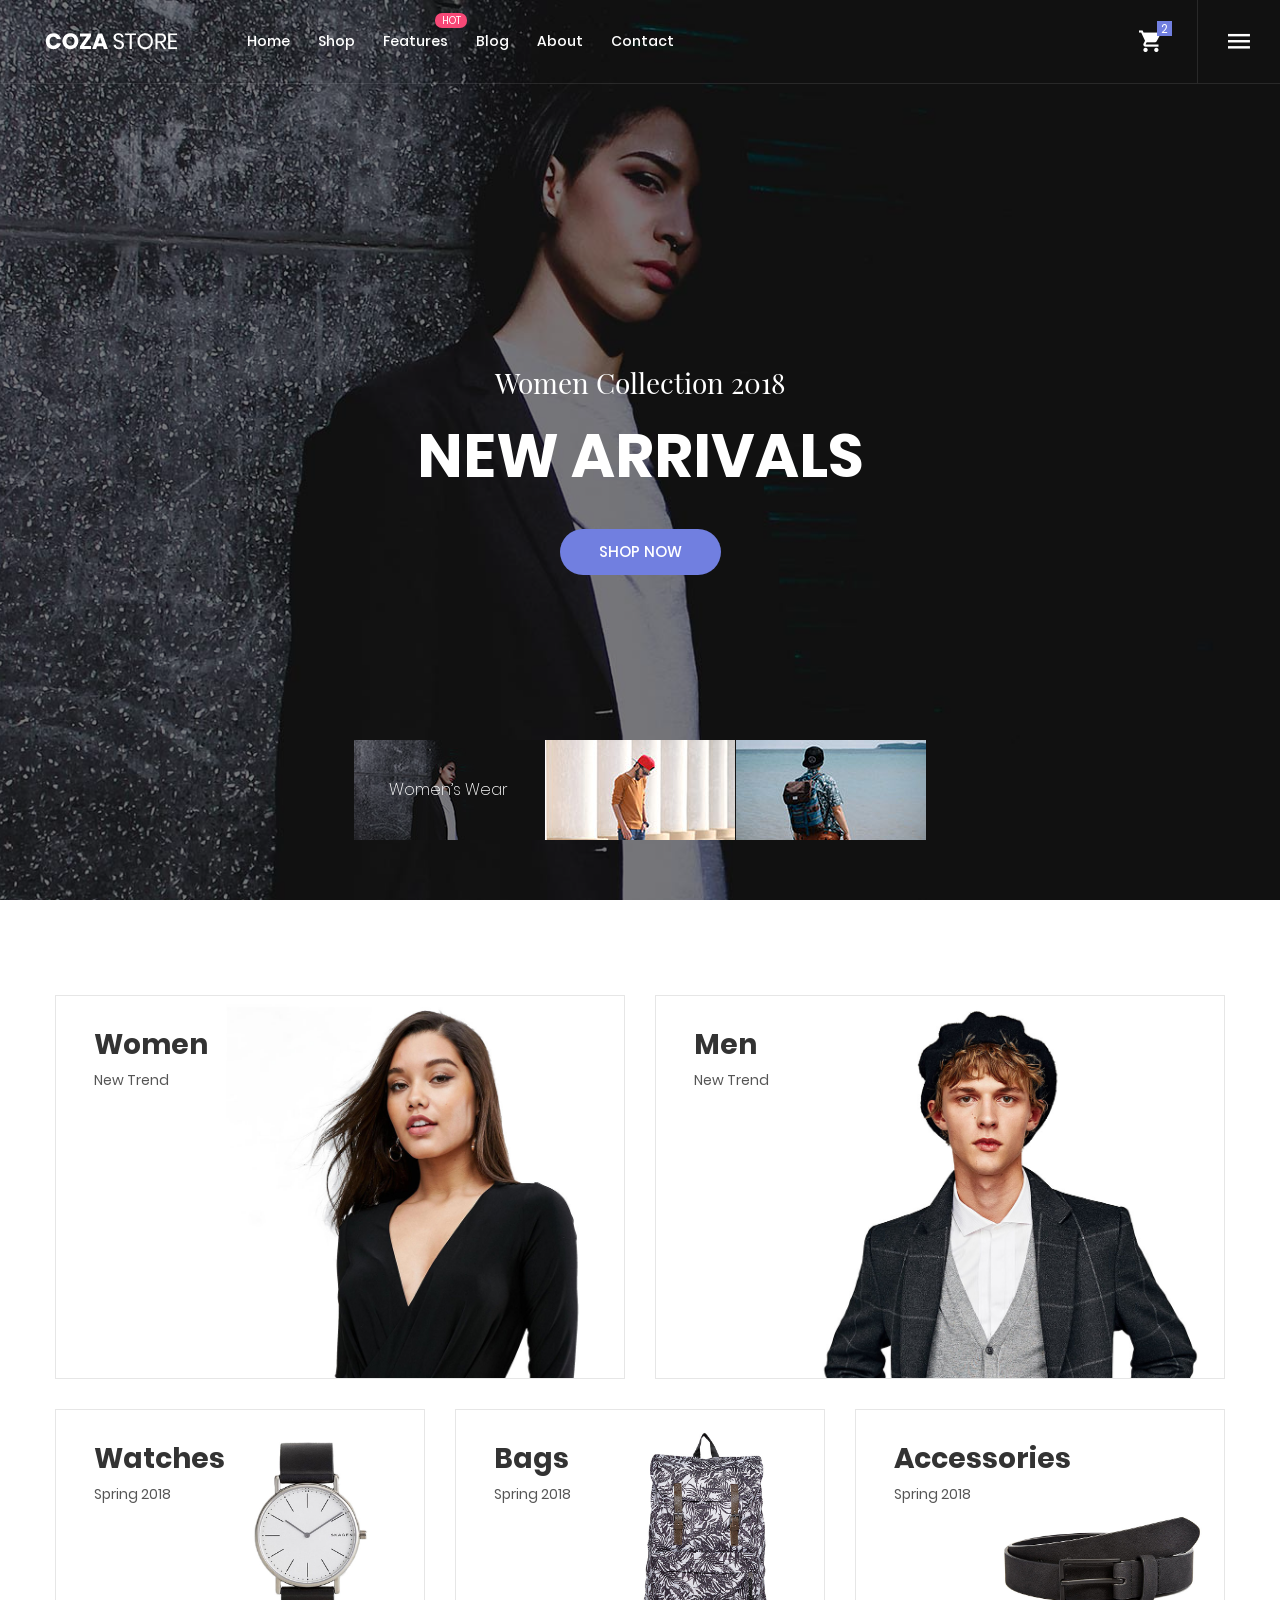
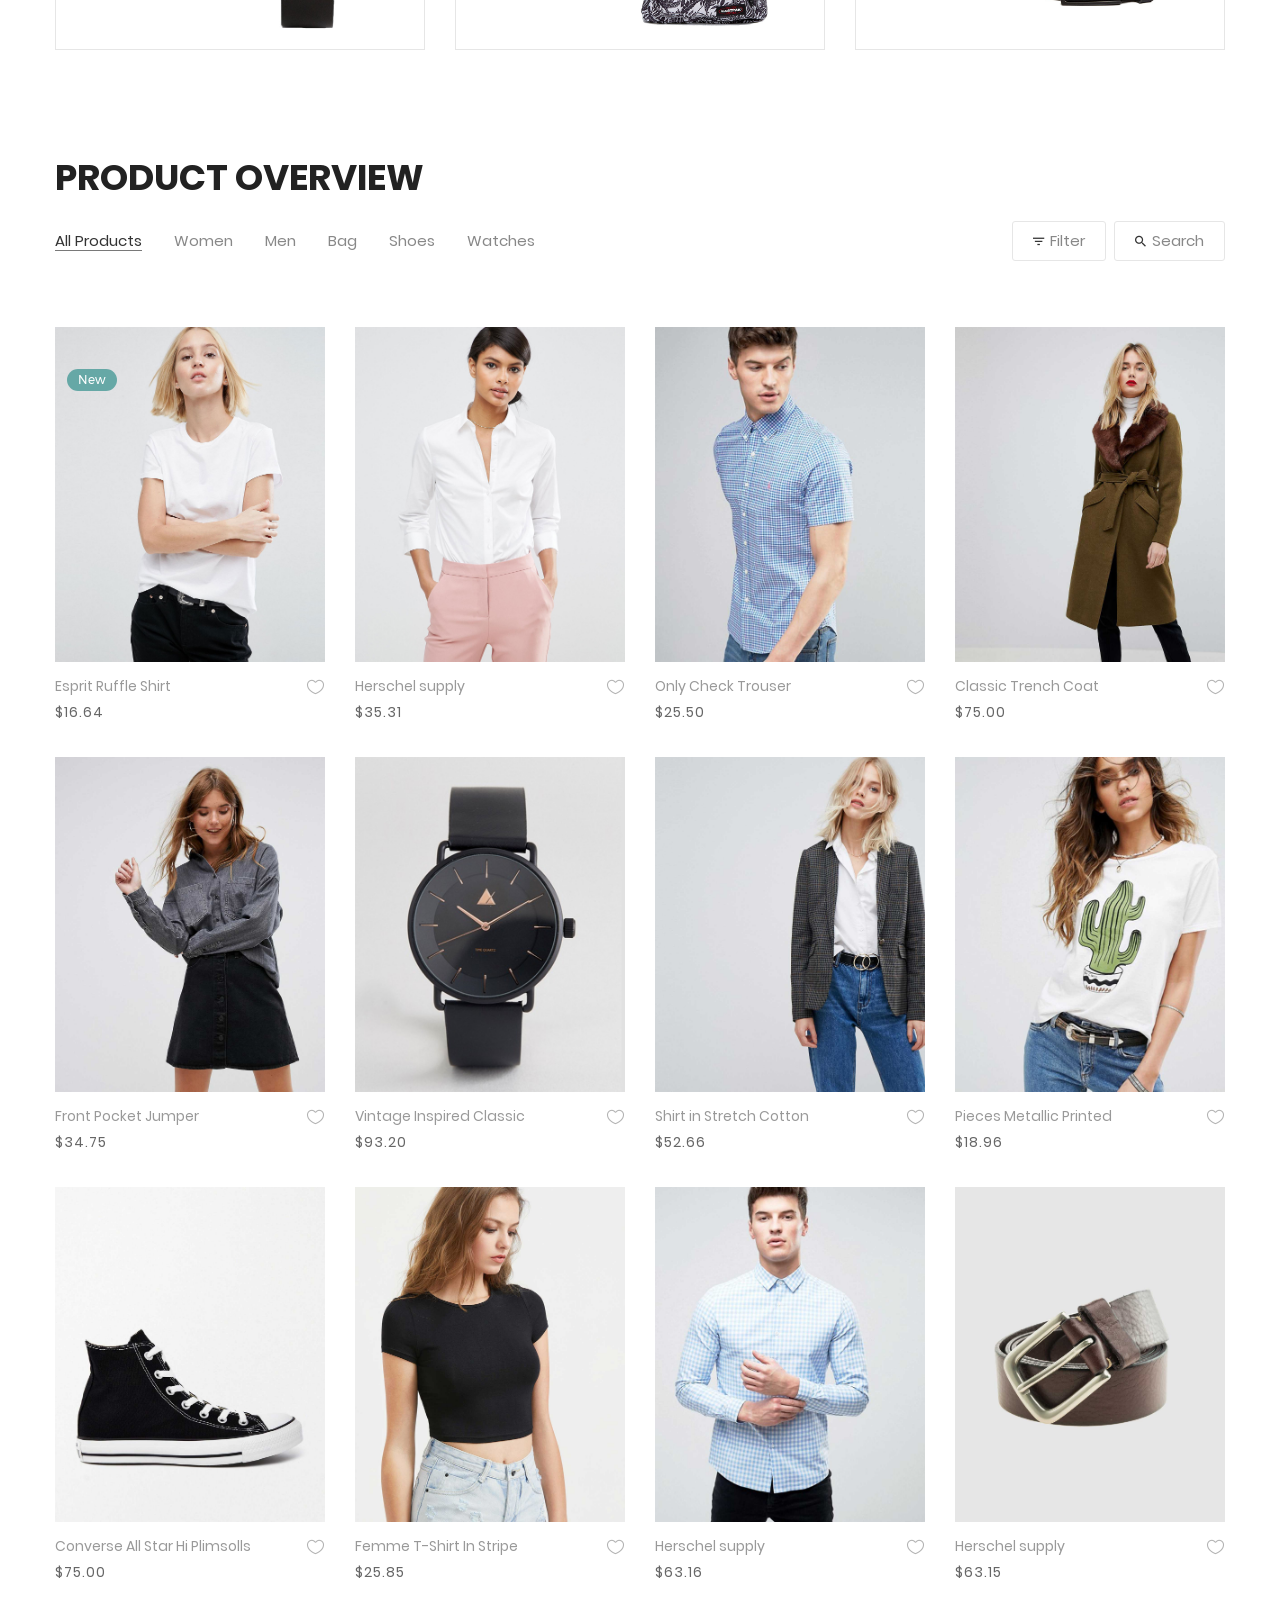
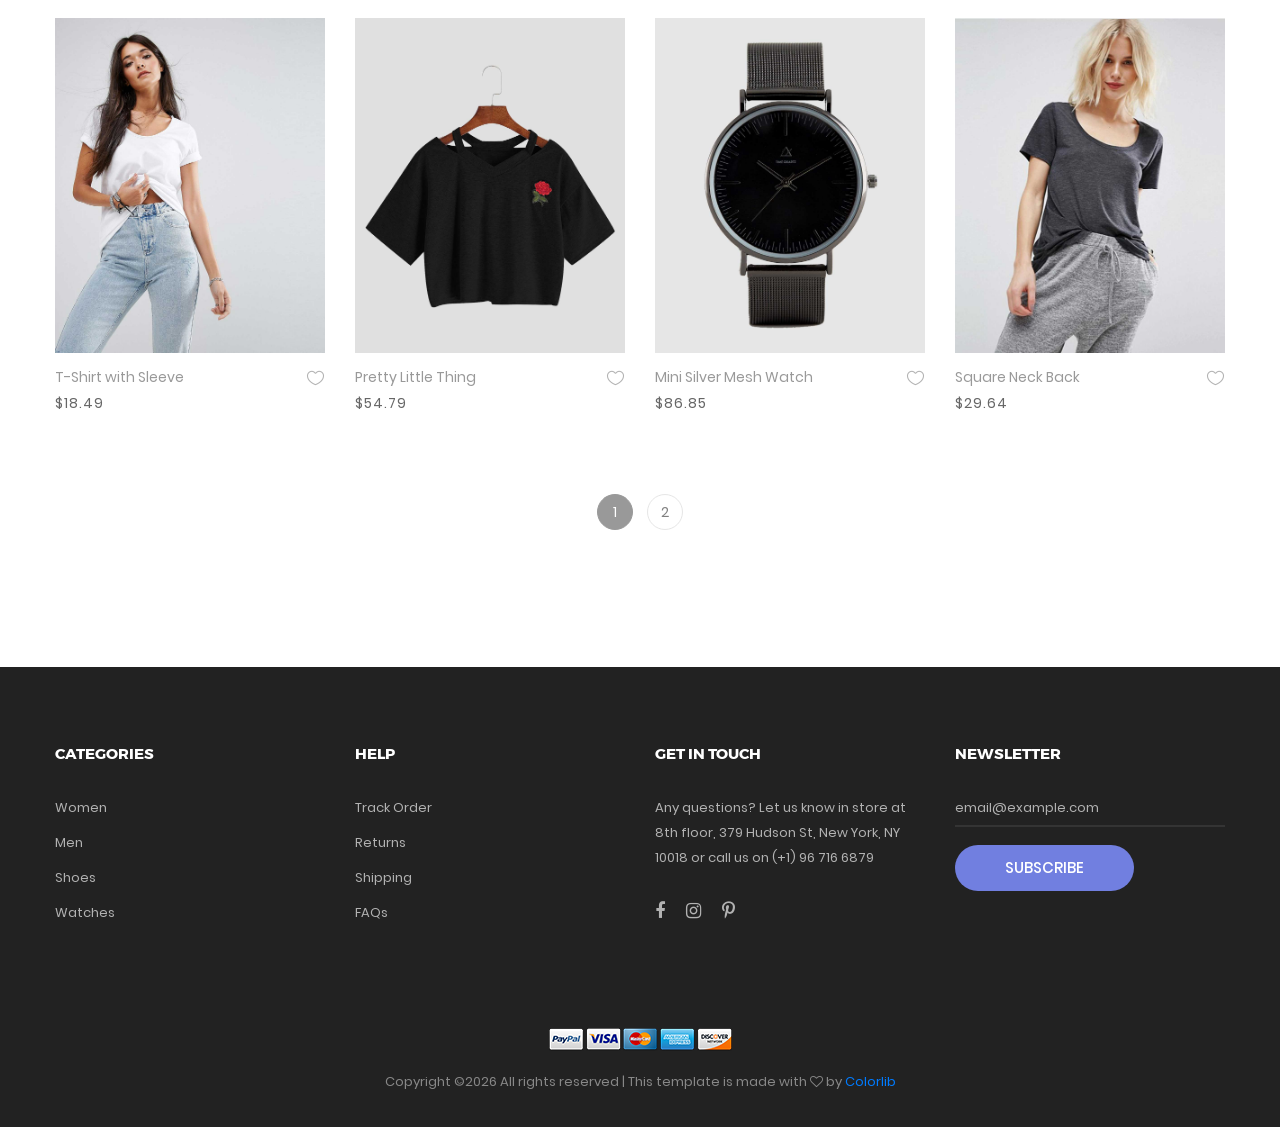
<file: 1.TEMPLATES/cozastore/cozastore/home-03.html>
<!DOCTYPE html>
<html lang="en">
<head>
	<title>Home 03</title>
	<meta charset="UTF-8">
	<meta name="viewport" content="width=device-width, initial-scale=1">
<!--===============================================================================================-->	
	<link rel="icon" type="image/png" href="images/icons/favicon.png"/>
<!--===============================================================================================-->
	<link rel="stylesheet" type="text/css" href="vendor/bootstrap/css/bootstrap.min.css">
<!--===============================================================================================-->
	<link rel="stylesheet" type="text/css" href="fonts/font-awesome-4.7.0/css/font-awesome.min.css">
<!--===============================================================================================-->
	<link rel="stylesheet" type="text/css" href="fonts/iconic/css/material-design-iconic-font.min.css">
<!--===============================================================================================-->
	<link rel="stylesheet" type="text/css" href="fonts/linearicons-v1.0.0/icon-font.min.css">
<!--===============================================================================================-->
	<link rel="stylesheet" type="text/css" href="vendor/animate/animate.css">
<!--===============================================================================================-->	
	<link rel="stylesheet" type="text/css" href="vendor/css-hamburgers/hamburgers.min.css">
<!--===============================================================================================-->
	<link rel="stylesheet" type="text/css" href="vendor/animsition/css/animsition.min.css">
<!--===============================================================================================-->
	<link rel="stylesheet" type="text/css" href="vendor/select2/select2.min.css">
<!--===============================================================================================-->	
	<link rel="stylesheet" type="text/css" href="vendor/daterangepicker/daterangepicker.css">
<!--===============================================================================================-->
	<link rel="stylesheet" type="text/css" href="vendor/slick/slick.css">
<!--===============================================================================================-->
	<link rel="stylesheet" type="text/css" href="vendor/MagnificPopup/magnific-popup.css">
<!--===============================================================================================-->
	<link rel="stylesheet" type="text/css" href="vendor/perfect-scrollbar/perfect-scrollbar.css">
<!--===============================================================================================-->
	<link rel="stylesheet" type="text/css" href="css/util.css">
	<link rel="stylesheet" type="text/css" href="css/main.css">
<!--===============================================================================================-->
</head>
<body class="animsition">
	
	<!-- Header -->
	<header class="header-v3">
		<!-- Header desktop -->
		<div class="container-menu-desktop trans-03">
			<div class="wrap-menu-desktop">
				<nav class="limiter-menu-desktop p-l-45">
					
					<!-- Logo desktop -->		
					<a href="#" class="logo">
						<img src="images/icons/logo-02.png" alt="IMG-LOGO">
					</a>

					<!-- Menu desktop -->
					<div class="menu-desktop">
						<ul class="main-menu">
							<li>
								<a href="index.html">Home</a>
								<ul class="sub-menu">
									<li><a href="index.html">Homepage 1</a></li>
									<li><a href="home-02.html">Homepage 2</a></li>
									<li><a href="home-03.html">Homepage 3</a></li>
								</ul>
							</li>

							<li>
								<a href="product.html">Shop</a>
							</li>

							<li class="label1" data-label1="hot">
								<a href="shoping-cart.html">Features</a>
							</li>

							<li>
								<a href="blog.html">Blog</a>
							</li>

							<li>
								<a href="about.html">About</a>
							</li>

							<li>
								<a href="contact.html">Contact</a>
							</li>
						</ul>
					</div>	

					<!-- Icon header -->
					<div class="wrap-icon-header flex-w flex-r-m h-full">							
						<div class="flex-c-m h-full p-r-25 bor6">
							<div class="icon-header-item cl0 hov-cl1 trans-04 p-lr-11 icon-header-noti js-show-cart" data-notify="2">
								<i class="zmdi zmdi-shopping-cart"></i>
							</div>
						</div>
							
						<div class="flex-c-m h-full p-lr-19">
							<div class="icon-header-item cl0 hov-cl1 trans-04 p-lr-11 js-show-sidebar">
								<i class="zmdi zmdi-menu"></i>
							</div>
						</div>
					</div>
				</nav>
			</div>	
		</div>

		<!-- Header Mobile -->
		<div class="wrap-header-mobile">
			<!-- Logo moblie -->		
			<div class="logo-mobile">
				<a href="index.html"><img src="images/icons/logo-01.png" alt="IMG-LOGO"></a>
			</div>

			<!-- Icon header -->
			<div class="wrap-icon-header flex-w flex-r-m h-full m-r-15">
				<div class="flex-c-m h-full p-r-5">
					<div class="icon-header-item cl2 hov-cl1 trans-04 p-lr-11 icon-header-noti js-show-cart" data-notify="2">
						<i class="zmdi zmdi-shopping-cart"></i>
					</div>
				</div>
			</div>

			<!-- Button show menu -->
			<div class="btn-show-menu-mobile hamburger hamburger--squeeze">
				<span class="hamburger-box">
					<span class="hamburger-inner"></span>
				</span>
			</div>
		</div>


		<!-- Menu Mobile -->
		<div class="menu-mobile">
			<ul class="main-menu-m">
				<li>
					<a href="index.html">Home</a>
					<ul class="sub-menu-m">
						<li><a href="index.html">Homepage 1</a></li>
						<li><a href="home-02.html">Homepage 2</a></li>
						<li><a href="home-03.html">Homepage 3</a></li>
					</ul>
					<span class="arrow-main-menu-m">
						<i class="fa fa-angle-right" aria-hidden="true"></i>
					</span>
				</li>

				<li>
					<a href="product.html">Shop</a>
				</li>

				<li>
					<a href="shoping-cart.html" class="label1 rs1" data-label1="hot">Features</a>
				</li>

				<li>
					<a href="blog.html">Blog</a>
				</li>

				<li>
					<a href="about.html">About</a>
				</li>

				<li>
					<a href="contact.html">Contact</a>
				</li>
			</ul>
		</div>

		<!-- Modal Search -->
		<div class="modal-search-header flex-c-m trans-04 js-hide-modal-search">
			<button class="flex-c-m btn-hide-modal-search trans-04">
				<i class="zmdi zmdi-close"></i>
			</button>

			<form class="container-search-header">
				<div class="wrap-search-header">
					<input class="plh0" type="text" name="search" placeholder="Search...">

					<button class="flex-c-m trans-04">
						<i class="zmdi zmdi-search"></i>
					</button>
				</div>
			</form>
		</div>
	</header>


	<!-- Sidebar -->
	<aside class="wrap-sidebar js-sidebar">
		<div class="s-full js-hide-sidebar"></div>

		<div class="sidebar flex-col-l p-t-22 p-b-25">
			<div class="flex-r w-full p-b-30 p-r-27">
				<div class="fs-35 lh-10 cl2 p-lr-5 pointer hov-cl1 trans-04 js-hide-sidebar">
					<i class="zmdi zmdi-close"></i>
				</div>
			</div>

			<div class="sidebar-content flex-w w-full p-lr-65 js-pscroll">
				<ul class="sidebar-link w-full">
					<li class="p-b-13">
						<a href="index.html" class="stext-102 cl2 hov-cl1 trans-04">
							Home
						</a>
					</li>

					<li class="p-b-13">
						<a href="#" class="stext-102 cl2 hov-cl1 trans-04">
							My Wishlist
						</a>
					</li>

					<li class="p-b-13">
						<a href="#" class="stext-102 cl2 hov-cl1 trans-04">
							My Account
						</a>
					</li>

					<li class="p-b-13">
						<a href="#" class="stext-102 cl2 hov-cl1 trans-04">
							Track Oder
						</a>
					</li>

					<li class="p-b-13">
						<a href="#" class="stext-102 cl2 hov-cl1 trans-04">
							Refunds
						</a>
					</li>

					<li class="p-b-13">
						<a href="#" class="stext-102 cl2 hov-cl1 trans-04">
							Help & FAQs
						</a>
					</li>
				</ul>

				<div class="sidebar-gallery w-full p-tb-30">
					<span class="mtext-101 cl5">
						@ CozaStore
					</span>

					<div class="flex-w flex-sb p-t-36 gallery-lb">
						<!-- item gallery sidebar -->
						<div class="wrap-item-gallery m-b-10">
							<a class="item-gallery bg-img1" href="images/gallery-01.jpg" data-lightbox="gallery" 
							style="background-image: url('images/gallery-01.jpg');"></a>
						</div>

						<!-- item gallery sidebar -->
						<div class="wrap-item-gallery m-b-10">
							<a class="item-gallery bg-img1" href="images/gallery-02.jpg" data-lightbox="gallery" 
							style="background-image: url('images/gallery-02.jpg');"></a>
						</div>

						<!-- item gallery sidebar -->
						<div class="wrap-item-gallery m-b-10">
							<a class="item-gallery bg-img1" href="images/gallery-03.jpg" data-lightbox="gallery" 
							style="background-image: url('images/gallery-03.jpg');"></a>
						</div>

						<!-- item gallery sidebar -->
						<div class="wrap-item-gallery m-b-10">
							<a class="item-gallery bg-img1" href="images/gallery-04.jpg" data-lightbox="gallery" 
							style="background-image: url('images/gallery-04.jpg');"></a>
						</div>

						<!-- item gallery sidebar -->
						<div class="wrap-item-gallery m-b-10">
							<a class="item-gallery bg-img1" href="images/gallery-05.jpg" data-lightbox="gallery" 
							style="background-image: url('images/gallery-05.jpg');"></a>
						</div>

						<!-- item gallery sidebar -->
						<div class="wrap-item-gallery m-b-10">
							<a class="item-gallery bg-img1" href="images/gallery-06.jpg" data-lightbox="gallery" 
							style="background-image: url('images/gallery-06.jpg');"></a>
						</div>

						<!-- item gallery sidebar -->
						<div class="wrap-item-gallery m-b-10">
							<a class="item-gallery bg-img1" href="images/gallery-07.jpg" data-lightbox="gallery" 
							style="background-image: url('images/gallery-07.jpg');"></a>
						</div>

						<!-- item gallery sidebar -->
						<div class="wrap-item-gallery m-b-10">
							<a class="item-gallery bg-img1" href="images/gallery-08.jpg" data-lightbox="gallery" 
							style="background-image: url('images/gallery-08.jpg');"></a>
						</div>

						<!-- item gallery sidebar -->
						<div class="wrap-item-gallery m-b-10">
							<a class="item-gallery bg-img1" href="images/gallery-09.jpg" data-lightbox="gallery" 
							style="background-image: url('images/gallery-09.jpg');"></a>
						</div>
					</div>
				</div>

				<div class="sidebar-gallery w-full">
					<span class="mtext-101 cl5">
						About Us
					</span>

					<p class="stext-108 cl6 p-t-27">
						Lorem ipsum dolor sit amet, consectetur adipiscing elit. Curabitur maximus vulputate hendrerit. Praesent faucibus erat vitae rutrum gravida. Vestibulum tempus mi enim, in molestie sem fermentum quis. 
					</p>
				</div>
			</div>
		</div>
	</aside>


	<!-- Cart -->
	<div class="wrap-header-cart js-panel-cart">
		<div class="s-full js-hide-cart"></div>

		<div class="header-cart flex-col-l p-l-65 p-r-25">
			<div class="header-cart-title flex-w flex-sb-m p-b-8">
				<span class="mtext-103 cl2">
					Your Cart
				</span>

				<div class="fs-35 lh-10 cl2 p-lr-5 pointer hov-cl1 trans-04 js-hide-cart">
					<i class="zmdi zmdi-close"></i>
				</div>
			</div>
			
			<div class="header-cart-content flex-w js-pscroll">
				<ul class="header-cart-wrapitem w-full">
					<li class="header-cart-item flex-w flex-t m-b-12">
						<div class="header-cart-item-img">
							<img src="images/item-cart-01.jpg" alt="IMG">
						</div>

						<div class="header-cart-item-txt p-t-8">
							<a href="#" class="header-cart-item-name m-b-18 hov-cl1 trans-04">
								White Shirt Pleat
							</a>

							<span class="header-cart-item-info">
								1 x $19.00
							</span>
						</div>
					</li>

					<li class="header-cart-item flex-w flex-t m-b-12">
						<div class="header-cart-item-img">
							<img src="images/item-cart-02.jpg" alt="IMG">
						</div>

						<div class="header-cart-item-txt p-t-8">
							<a href="#" class="header-cart-item-name m-b-18 hov-cl1 trans-04">
								Converse All Star
							</a>

							<span class="header-cart-item-info">
								1 x $39.00
							</span>
						</div>
					</li>

					<li class="header-cart-item flex-w flex-t m-b-12">
						<div class="header-cart-item-img">
							<img src="images/item-cart-03.jpg" alt="IMG">
						</div>

						<div class="header-cart-item-txt p-t-8">
							<a href="#" class="header-cart-item-name m-b-18 hov-cl1 trans-04">
								Nixon Porter Leather
							</a>

							<span class="header-cart-item-info">
								1 x $17.00
							</span>
						</div>
					</li>
				</ul>
				
				<div class="w-full">
					<div class="header-cart-total w-full p-tb-40">
						Total: $75.00
					</div>

					<div class="header-cart-buttons flex-w w-full">
						<a href="shoping-cart.html" class="flex-c-m stext-101 cl0 size-107 bg3 bor2 hov-btn3 p-lr-15 trans-04 m-r-8 m-b-10">
							View Cart
						</a>

						<a href="shoping-cart.html" class="flex-c-m stext-101 cl0 size-107 bg3 bor2 hov-btn3 p-lr-15 trans-04 m-b-10">
							Check Out
						</a>
					</div>
				</div>
			</div>
		</div>
	</div>



	<!-- Slider -->
	<section class="section-slide">
		<div class="wrap-slick1 rs2-slick1">
			<div class="slick1">
				<div class="item-slick1 bg-overlay1" style="background-image: url(images/slide-05.jpg);" data-thumb="images/thumb-01.jpg" data-caption="Women’s Wear">
					<div class="container h-full">
						<div class="flex-col-c-m h-full p-t-100 p-b-60 respon5">
							<div class="layer-slick1 animated visible-false" data-appear="fadeInDown" data-delay="0">
								<span class="ltext-202 txt-center cl0 respon2">
									Women Collection 2018
								</span>
							</div>
								
							<div class="layer-slick1 animated visible-false" data-appear="fadeInUp" data-delay="800">
								<h2 class="ltext-104 txt-center cl0 p-t-22 p-b-40 respon1">
									New arrivals
								</h2>
							</div>
								
							<div class="layer-slick1 animated visible-false" data-appear="zoomIn" data-delay="1600">
								<a href="product.html" class="flex-c-m stext-101 cl0 size-101 bg1 bor1 hov-btn2 p-lr-15 trans-04">
									Shop Now
								</a>
							</div>
						</div>
					</div>
				</div>

				<div class="item-slick1 bg-overlay1" style="background-image: url(images/slide-06.jpg);" data-thumb="images/thumb-02.jpg" data-caption="Men’s Wear">
					<div class="container h-full">
						<div class="flex-col-c-m h-full p-t-100 p-b-60 respon5">
							<div class="layer-slick1 animated visible-false" data-appear="rollIn" data-delay="0">
								<span class="ltext-202 txt-center cl0 respon2">
									Men New-Season
								</span>
							</div>
								
							<div class="layer-slick1 animated visible-false" data-appear="lightSpeedIn" data-delay="800">
								<h2 class="ltext-104 txt-center cl0 p-t-22 p-b-40 respon1">
									Jackets & Coats
								</h2>
							</div>
								
							<div class="layer-slick1 animated visible-false" data-appear="slideInUp" data-delay="1600">
								<a href="product.html" class="flex-c-m stext-101 cl0 size-101 bg1 bor1 hov-btn2 p-lr-15 trans-04">
									Shop Now
								</a>
							</div>
						</div>
					</div>
				</div>

				<div class="item-slick1 bg-overlay1" style="background-image: url(images/slide-07.jpg);" data-thumb="images/thumb-03.jpg" data-caption="Men’s Wear">
					<div class="container h-full">
						<div class="flex-col-c-m h-full p-t-100 p-b-60 respon5">
							<div class="layer-slick1 animated visible-false" data-appear="rotateInDownLeft" data-delay="0">
								<span class="ltext-202 txt-center cl0 respon2">
									Men Collection 2018
								</span>
							</div>
								
							<div class="layer-slick1 animated visible-false" data-appear="rotateInUpRight" data-delay="800">
								<h2 class="ltext-104 txt-center cl0 p-t-22 p-b-40 respon1">
									NEW SEASON
								</h2>
							</div>
								
							<div class="layer-slick1 animated visible-false" data-appear="rotateIn" data-delay="1600">
								<a href="product.html" class="flex-c-m stext-101 cl0 size-101 bg1 bor1 hov-btn2 p-lr-15 trans-04">
									Shop Now
								</a>
							</div>
						</div>
					</div>
				</div>
			</div>

			<div class="wrap-slick1-dots p-lr-10"></div>
		</div>
	</section>


	<!-- Banner -->
	<div class="sec-banner bg0 p-t-95 p-b-55">
		<div class="container">
			<div class="row">
				<div class="col-md-6 p-b-30 m-lr-auto">
					<!-- Block1 -->
					<div class="block1 wrap-pic-w">
						<img src="images/banner-04.jpg" alt="IMG-BANNER">

						<a href="product.html" class="block1-txt ab-t-l s-full flex-col-l-sb p-lr-38 p-tb-34 trans-03 respon3">
							<div class="block1-txt-child1 flex-col-l">
								<span class="block1-name ltext-102 trans-04 p-b-8">
									Women
								</span>

								<span class="block1-info stext-102 trans-04">
									New Trend
								</span>
							</div>

							<div class="block1-txt-child2 p-b-4 trans-05">
								<div class="block1-link stext-101 cl0 trans-09">
									Shop Now
								</div>
							</div>
						</a>
					</div>
				</div>

				<div class="col-md-6 p-b-30 m-lr-auto">
					<!-- Block1 -->
					<div class="block1 wrap-pic-w">
						<img src="images/banner-05.jpg" alt="IMG-BANNER">

						<a href="product.html" class="block1-txt ab-t-l s-full flex-col-l-sb p-lr-38 p-tb-34 trans-03 respon3">
							<div class="block1-txt-child1 flex-col-l">
								<span class="block1-name ltext-102 trans-04 p-b-8">
									Men
								</span>

								<span class="block1-info stext-102 trans-04">
									New Trend
								</span>
							</div>

							<div class="block1-txt-child2 p-b-4 trans-05">
								<div class="block1-link stext-101 cl0 trans-09">
									Shop Now
								</div>
							</div>
						</a>
					</div>
				</div>

				<div class="col-md-6 col-lg-4 p-b-30 m-lr-auto">
					<!-- Block1 -->
					<div class="block1 wrap-pic-w">
						<img src="images/banner-07.jpg" alt="IMG-BANNER">

						<a href="product.html" class="block1-txt ab-t-l s-full flex-col-l-sb p-lr-38 p-tb-34 trans-03 respon3">
							<div class="block1-txt-child1 flex-col-l">
								<span class="block1-name ltext-102 trans-04 p-b-8">
									Watches
								</span>

								<span class="block1-info stext-102 trans-04">
									Spring 2018
								</span>
							</div>

							<div class="block1-txt-child2 p-b-4 trans-05">
								<div class="block1-link stext-101 cl0 trans-09">
									Shop Now
								</div>
							</div>
						</a>
					</div>
				</div>

				<div class="col-md-6 col-lg-4 p-b-30 m-lr-auto">
					<!-- Block1 -->
					<div class="block1 wrap-pic-w">
						<img src="images/banner-08.jpg" alt="IMG-BANNER">

						<a href="product.html" class="block1-txt ab-t-l s-full flex-col-l-sb p-lr-38 p-tb-34 trans-03 respon3">
							<div class="block1-txt-child1 flex-col-l">
								<span class="block1-name ltext-102 trans-04 p-b-8">
									Bags
								</span>

								<span class="block1-info stext-102 trans-04">
									Spring 2018
								</span>
							</div>

							<div class="block1-txt-child2 p-b-4 trans-05">
								<div class="block1-link stext-101 cl0 trans-09">
									Shop Now
								</div>
							</div>
						</a>
					</div>
				</div>

				<div class="col-md-6 col-lg-4 p-b-30 m-lr-auto">
					<!-- Block1 -->
					<div class="block1 wrap-pic-w">
						<img src="images/banner-09.jpg" alt="IMG-BANNER">

						<a href="product.html" class="block1-txt ab-t-l s-full flex-col-l-sb p-lr-38 p-tb-34 trans-03 respon3">
							<div class="block1-txt-child1 flex-col-l">
								<span class="block1-name ltext-102 trans-04 p-b-8">
									Accessories
								</span>

								<span class="block1-info stext-102 trans-04">
									Spring 2018
								</span>
							</div>

							<div class="block1-txt-child2 p-b-4 trans-05">
								<div class="block1-link stext-101 cl0 trans-09">
									Shop Now
								</div>
							</div>
						</a>
					</div>
				</div>
			</div>
		</div>
	</div>


	<!-- Product -->
	<section class="bg0 p-t-23 p-b-130">
		<div class="container">
			<div class="p-b-10">
				<h3 class="ltext-103 cl5">
					Product Overview
				</h3>
			</div>

			<div class="flex-w flex-sb-m p-b-52">
				<div class="flex-w flex-l-m filter-tope-group m-tb-10">
					<button class="stext-106 cl6 hov1 bor3 trans-04 m-r-32 m-tb-5 how-active1" data-filter="*">
						All Products
					</button>

					<button class="stext-106 cl6 hov1 bor3 trans-04 m-r-32 m-tb-5" data-filter=".women">
						Women
					</button>

					<button class="stext-106 cl6 hov1 bor3 trans-04 m-r-32 m-tb-5" data-filter=".men">
						Men
					</button>

					<button class="stext-106 cl6 hov1 bor3 trans-04 m-r-32 m-tb-5" data-filter=".bag">
						Bag
					</button>

					<button class="stext-106 cl6 hov1 bor3 trans-04 m-r-32 m-tb-5" data-filter=".shoes">
						Shoes
					</button>

					<button class="stext-106 cl6 hov1 bor3 trans-04 m-r-32 m-tb-5" data-filter=".watches">
						Watches
					</button>
				</div>

				<div class="flex-w flex-c-m m-tb-10">
					<div class="flex-c-m stext-106 cl6 size-104 bor4 pointer hov-btn3 trans-04 m-r-8 m-tb-4 js-show-filter">
						<i class="icon-filter cl2 m-r-6 fs-15 trans-04 zmdi zmdi-filter-list"></i>
						<i class="icon-close-filter cl2 m-r-6 fs-15 trans-04 zmdi zmdi-close dis-none"></i>
						 Filter
					</div>

					<div class="flex-c-m stext-106 cl6 size-105 bor4 pointer hov-btn3 trans-04 m-tb-4 js-show-search">
						<i class="icon-search cl2 m-r-6 fs-15 trans-04 zmdi zmdi-search"></i>
						<i class="icon-close-search cl2 m-r-6 fs-15 trans-04 zmdi zmdi-close dis-none"></i>
						Search
					</div>
				</div>
				
				<!-- Search product -->
				<div class="dis-none panel-search w-full p-t-10 p-b-15">
					<div class="bor8 dis-flex p-l-15">
						<button class="size-113 flex-c-m fs-16 cl2 hov-cl1 trans-04">
							<i class="zmdi zmdi-search"></i>
						</button>

						<input class="mtext-107 cl2 size-114 plh2 p-r-15" type="text" name="search-product" placeholder="Search">
					</div>	
				</div>

				<!-- Filter -->
				<div class="dis-none panel-filter w-full p-t-10">
					<div class="wrap-filter flex-w bg6 w-full p-lr-40 p-t-27 p-lr-15-sm">
						<div class="filter-col1 p-r-15 p-b-27">
							<div class="mtext-102 cl2 p-b-15">
								Sort By
							</div>

							<ul>
								<li class="p-b-6">
									<a href="#" class="filter-link stext-106 trans-04">
										Default
									</a>
								</li>

								<li class="p-b-6">
									<a href="#" class="filter-link stext-106 trans-04">
										Popularity
									</a>
								</li>

								<li class="p-b-6">
									<a href="#" class="filter-link stext-106 trans-04">
										Average rating
									</a>
								</li>

								<li class="p-b-6">
									<a href="#" class="filter-link stext-106 trans-04 filter-link-active">
										Newness
									</a>
								</li>

								<li class="p-b-6">
									<a href="#" class="filter-link stext-106 trans-04">
										Price: Low to High
									</a>
								</li>

								<li class="p-b-6">
									<a href="#" class="filter-link stext-106 trans-04">
										Price: High to Low
									</a>
								</li>
							</ul>
						</div>

						<div class="filter-col2 p-r-15 p-b-27">
							<div class="mtext-102 cl2 p-b-15">
								Price
							</div>

							<ul>
								<li class="p-b-6">
									<a href="#" class="filter-link stext-106 trans-04 filter-link-active">
										All
									</a>
								</li>

								<li class="p-b-6">
									<a href="#" class="filter-link stext-106 trans-04">
										$0.00 - $50.00
									</a>
								</li>

								<li class="p-b-6">
									<a href="#" class="filter-link stext-106 trans-04">
										$50.00 - $100.00
									</a>
								</li>

								<li class="p-b-6">
									<a href="#" class="filter-link stext-106 trans-04">
										$100.00 - $150.00
									</a>
								</li>

								<li class="p-b-6">
									<a href="#" class="filter-link stext-106 trans-04">
										$150.00 - $200.00
									</a>
								</li>

								<li class="p-b-6">
									<a href="#" class="filter-link stext-106 trans-04">
										$200.00+
									</a>
								</li>
							</ul>
						</div>

						<div class="filter-col3 p-r-15 p-b-27">
							<div class="mtext-102 cl2 p-b-15">
								Color
							</div>

							<ul>
								<li class="p-b-6">
									<span class="fs-15 lh-12 m-r-6" style="color: #222;">
										<i class="zmdi zmdi-circle"></i>
									</span>

									<a href="#" class="filter-link stext-106 trans-04">
										Black
									</a>
								</li>

								<li class="p-b-6">
									<span class="fs-15 lh-12 m-r-6" style="color: #4272d7;">
										<i class="zmdi zmdi-circle"></i>
									</span>

									<a href="#" class="filter-link stext-106 trans-04 filter-link-active">
										Blue
									</a>
								</li>

								<li class="p-b-6">
									<span class="fs-15 lh-12 m-r-6" style="color: #b3b3b3;">
										<i class="zmdi zmdi-circle"></i>
									</span>

									<a href="#" class="filter-link stext-106 trans-04">
										Grey
									</a>
								</li>

								<li class="p-b-6">
									<span class="fs-15 lh-12 m-r-6" style="color: #00ad5f;">
										<i class="zmdi zmdi-circle"></i>
									</span>

									<a href="#" class="filter-link stext-106 trans-04">
										Green
									</a>
								</li>

								<li class="p-b-6">
									<span class="fs-15 lh-12 m-r-6" style="color: #fa4251;">
										<i class="zmdi zmdi-circle"></i>
									</span>

									<a href="#" class="filter-link stext-106 trans-04">
										Red
									</a>
								</li>

								<li class="p-b-6">
									<span class="fs-15 lh-12 m-r-6" style="color: #aaa;">
										<i class="zmdi zmdi-circle-o"></i>
									</span>

									<a href="#" class="filter-link stext-106 trans-04">
										White
									</a>
								</li>
							</ul>
						</div>

						<div class="filter-col4 p-b-27">
							<div class="mtext-102 cl2 p-b-15">
								Tags
							</div>

							<div class="flex-w p-t-4 m-r--5">
								<a href="#" class="flex-c-m stext-107 cl6 size-301 bor7 p-lr-15 hov-tag1 trans-04 m-r-5 m-b-5">
									Fashion
								</a>

								<a href="#" class="flex-c-m stext-107 cl6 size-301 bor7 p-lr-15 hov-tag1 trans-04 m-r-5 m-b-5">
									Lifestyle
								</a>

								<a href="#" class="flex-c-m stext-107 cl6 size-301 bor7 p-lr-15 hov-tag1 trans-04 m-r-5 m-b-5">
									Denim
								</a>

								<a href="#" class="flex-c-m stext-107 cl6 size-301 bor7 p-lr-15 hov-tag1 trans-04 m-r-5 m-b-5">
									Streetstyle
								</a>

								<a href="#" class="flex-c-m stext-107 cl6 size-301 bor7 p-lr-15 hov-tag1 trans-04 m-r-5 m-b-5">
									Crafts
								</a>
							</div>
						</div>
					</div>
				</div>
			</div>

			<div class="row isotope-grid">
				<div class="col-sm-6 col-md-4 col-lg-3 p-b-35 isotope-item women">
					<!-- Block2 -->
					<div class="block2">
						<div class="block2-pic hov-img0 label-new" data-label="New">
							<img src="images/product-01.jpg" alt="IMG-PRODUCT">

							<a href="#" class="block2-btn flex-c-m stext-103 cl2 size-102 bg0 bor2 hov-btn1 p-lr-15 trans-04 js-show-modal1">
								Quick View
							</a>
						</div>

						<div class="block2-txt flex-w flex-t p-t-14">
							<div class="block2-txt-child1 flex-col-l ">
								<a href="product-detail.html" class="stext-104 cl4 hov-cl1 trans-04 js-name-b2 p-b-6">
									Esprit Ruffle Shirt
								</a>

								<span class="stext-105 cl3">
									$16.64
								</span>
							</div>

							<div class="block2-txt-child2 flex-r p-t-3">
								<a href="#" class="btn-addwish-b2 dis-block pos-relative js-addwish-b2">
									<img class="icon-heart1 dis-block trans-04" src="images/icons/icon-heart-01.png" alt="ICON">
									<img class="icon-heart2 dis-block trans-04 ab-t-l" src="images/icons/icon-heart-02.png" alt="ICON">
								</a>
							</div>
						</div>
					</div>
				</div>

				<div class="col-sm-6 col-md-4 col-lg-3 p-b-35 isotope-item women">
					<!-- Block2 -->
					<div class="block2">
						<div class="block2-pic hov-img0">
							<img src="images/product-02.jpg" alt="IMG-PRODUCT">

							<a href="#" class="block2-btn flex-c-m stext-103 cl2 size-102 bg0 bor2 hov-btn1 p-lr-15 trans-04 js-show-modal1">
								Quick View
							</a>
						</div>

						<div class="block2-txt flex-w flex-t p-t-14">
							<div class="block2-txt-child1 flex-col-l ">
								<a href="product-detail.html" class="stext-104 cl4 hov-cl1 trans-04 js-name-b2 p-b-6">
									Herschel supply
								</a>

								<span class="stext-105 cl3">
									$35.31
								</span>
							</div>

							<div class="block2-txt-child2 flex-r p-t-3">
								<a href="#" class="btn-addwish-b2 dis-block pos-relative js-addwish-b2">
									<img class="icon-heart1 dis-block trans-04" src="images/icons/icon-heart-01.png" alt="ICON">
									<img class="icon-heart2 dis-block trans-04 ab-t-l" src="images/icons/icon-heart-02.png" alt="ICON">
								</a>
							</div>
						</div>
					</div>
				</div>

				<div class="col-sm-6 col-md-4 col-lg-3 p-b-35 isotope-item men">
					<!-- Block2 -->
					<div class="block2">
						<div class="block2-pic hov-img0">
							<img src="images/product-03.jpg" alt="IMG-PRODUCT">

							<a href="#" class="block2-btn flex-c-m stext-103 cl2 size-102 bg0 bor2 hov-btn1 p-lr-15 trans-04 js-show-modal1">
								Quick View
							</a>
						</div>

						<div class="block2-txt flex-w flex-t p-t-14">
							<div class="block2-txt-child1 flex-col-l ">
								<a href="product-detail.html" class="stext-104 cl4 hov-cl1 trans-04 js-name-b2 p-b-6">
									Only Check Trouser
								</a>

								<span class="stext-105 cl3">
									$25.50
								</span>
							</div>

							<div class="block2-txt-child2 flex-r p-t-3">
								<a href="#" class="btn-addwish-b2 dis-block pos-relative js-addwish-b2">
									<img class="icon-heart1 dis-block trans-04" src="images/icons/icon-heart-01.png" alt="ICON">
									<img class="icon-heart2 dis-block trans-04 ab-t-l" src="images/icons/icon-heart-02.png" alt="ICON">
								</a>
							</div>
						</div>
					</div>
				</div>

				<div class="col-sm-6 col-md-4 col-lg-3 p-b-35 isotope-item women">
					<!-- Block2 -->
					<div class="block2">
						<div class="block2-pic hov-img0">
							<img src="images/product-04.jpg" alt="IMG-PRODUCT">

							<a href="#" class="block2-btn flex-c-m stext-103 cl2 size-102 bg0 bor2 hov-btn1 p-lr-15 trans-04 js-show-modal1">
								Quick View
							</a>
						</div>

						<div class="block2-txt flex-w flex-t p-t-14">
							<div class="block2-txt-child1 flex-col-l ">
								<a href="product-detail.html" class="stext-104 cl4 hov-cl1 trans-04 js-name-b2 p-b-6">
									Classic Trench Coat
								</a>

								<span class="stext-105 cl3">
									$75.00
								</span>
							</div>

							<div class="block2-txt-child2 flex-r p-t-3">
								<a href="#" class="btn-addwish-b2 dis-block pos-relative js-addwish-b2">
									<img class="icon-heart1 dis-block trans-04" src="images/icons/icon-heart-01.png" alt="ICON">
									<img class="icon-heart2 dis-block trans-04 ab-t-l" src="images/icons/icon-heart-02.png" alt="ICON">
								</a>
							</div>
						</div>
					</div>
				</div>

				<div class="col-sm-6 col-md-4 col-lg-3 p-b-35 isotope-item women">
					<!-- Block2 -->
					<div class="block2">
						<div class="block2-pic hov-img0">
							<img src="images/product-05.jpg" alt="IMG-PRODUCT">

							<a href="#" class="block2-btn flex-c-m stext-103 cl2 size-102 bg0 bor2 hov-btn1 p-lr-15 trans-04 js-show-modal1">
								Quick View
							</a>
						</div>

						<div class="block2-txt flex-w flex-t p-t-14">
							<div class="block2-txt-child1 flex-col-l ">
								<a href="product-detail.html" class="stext-104 cl4 hov-cl1 trans-04 js-name-b2 p-b-6">
									Front Pocket Jumper
								</a>

								<span class="stext-105 cl3">
									$34.75
								</span>
							</div>

							<div class="block2-txt-child2 flex-r p-t-3">
								<a href="#" class="btn-addwish-b2 dis-block pos-relative js-addwish-b2">
									<img class="icon-heart1 dis-block trans-04" src="images/icons/icon-heart-01.png" alt="ICON">
									<img class="icon-heart2 dis-block trans-04 ab-t-l" src="images/icons/icon-heart-02.png" alt="ICON">
								</a>
							</div>
						</div>
					</div>
				</div>

				<div class="col-sm-6 col-md-4 col-lg-3 p-b-35 isotope-item watches">
					<!-- Block2 -->
					<div class="block2">
						<div class="block2-pic hov-img0">
							<img src="images/product-06.jpg" alt="IMG-PRODUCT">

							<a href="#" class="block2-btn flex-c-m stext-103 cl2 size-102 bg0 bor2 hov-btn1 p-lr-15 trans-04 js-show-modal1">
								Quick View
							</a>
						</div>

						<div class="block2-txt flex-w flex-t p-t-14">
							<div class="block2-txt-child1 flex-col-l ">
								<a href="product-detail.html" class="stext-104 cl4 hov-cl1 trans-04 js-name-b2 p-b-6">
									Vintage Inspired Classic 
								</a>

								<span class="stext-105 cl3">
									$93.20
								</span>
							</div>

							<div class="block2-txt-child2 flex-r p-t-3">
								<a href="#" class="btn-addwish-b2 dis-block pos-relative js-addwish-b2">
									<img class="icon-heart1 dis-block trans-04" src="images/icons/icon-heart-01.png" alt="ICON">
									<img class="icon-heart2 dis-block trans-04 ab-t-l" src="images/icons/icon-heart-02.png" alt="ICON">
								</a>
							</div>
						</div>
					</div>
				</div>

				<div class="col-sm-6 col-md-4 col-lg-3 p-b-35 isotope-item women">
					<!-- Block2 -->
					<div class="block2">
						<div class="block2-pic hov-img0">
							<img src="images/product-07.jpg" alt="IMG-PRODUCT">

							<a href="#" class="block2-btn flex-c-m stext-103 cl2 size-102 bg0 bor2 hov-btn1 p-lr-15 trans-04 js-show-modal1">
								Quick View
							</a>
						</div>

						<div class="block2-txt flex-w flex-t p-t-14">
							<div class="block2-txt-child1 flex-col-l ">
								<a href="product-detail.html" class="stext-104 cl4 hov-cl1 trans-04 js-name-b2 p-b-6">
									Shirt in Stretch Cotton
								</a>

								<span class="stext-105 cl3">
									$52.66
								</span>
							</div>

							<div class="block2-txt-child2 flex-r p-t-3">
								<a href="#" class="btn-addwish-b2 dis-block pos-relative js-addwish-b2">
									<img class="icon-heart1 dis-block trans-04" src="images/icons/icon-heart-01.png" alt="ICON">
									<img class="icon-heart2 dis-block trans-04 ab-t-l" src="images/icons/icon-heart-02.png" alt="ICON">
								</a>
							</div>
						</div>
					</div>
				</div>

				<div class="col-sm-6 col-md-4 col-lg-3 p-b-35 isotope-item women">
					<!-- Block2 -->
					<div class="block2">
						<div class="block2-pic hov-img0">
							<img src="images/product-08.jpg" alt="IMG-PRODUCT">

							<a href="#" class="block2-btn flex-c-m stext-103 cl2 size-102 bg0 bor2 hov-btn1 p-lr-15 trans-04 js-show-modal1">
								Quick View
							</a>
						</div>

						<div class="block2-txt flex-w flex-t p-t-14">
							<div class="block2-txt-child1 flex-col-l ">
								<a href="product-detail.html" class="stext-104 cl4 hov-cl1 trans-04 js-name-b2 p-b-6">
									Pieces Metallic Printed
								</a>

								<span class="stext-105 cl3">
									$18.96
								</span>
							</div>

							<div class="block2-txt-child2 flex-r p-t-3">
								<a href="#" class="btn-addwish-b2 dis-block pos-relative js-addwish-b2">
									<img class="icon-heart1 dis-block trans-04" src="images/icons/icon-heart-01.png" alt="ICON">
									<img class="icon-heart2 dis-block trans-04 ab-t-l" src="images/icons/icon-heart-02.png" alt="ICON">
								</a>
							</div>
						</div>
					</div>
				</div>

				<div class="col-sm-6 col-md-4 col-lg-3 p-b-35 isotope-item shoes">
					<!-- Block2 -->
					<div class="block2">
						<div class="block2-pic hov-img0">
							<img src="images/product-09.jpg" alt="IMG-PRODUCT">

							<a href="#" class="block2-btn flex-c-m stext-103 cl2 size-102 bg0 bor2 hov-btn1 p-lr-15 trans-04 js-show-modal1">
								Quick View
							</a>
						</div>

						<div class="block2-txt flex-w flex-t p-t-14">
							<div class="block2-txt-child1 flex-col-l ">
								<a href="product-detail.html" class="stext-104 cl4 hov-cl1 trans-04 js-name-b2 p-b-6">
									Converse All Star Hi Plimsolls
								</a>

								<span class="stext-105 cl3">
									$75.00
								</span>
							</div>

							<div class="block2-txt-child2 flex-r p-t-3">
								<a href="#" class="btn-addwish-b2 dis-block pos-relative js-addwish-b2">
									<img class="icon-heart1 dis-block trans-04" src="images/icons/icon-heart-01.png" alt="ICON">
									<img class="icon-heart2 dis-block trans-04 ab-t-l" src="images/icons/icon-heart-02.png" alt="ICON">
								</a>
							</div>
						</div>
					</div>
				</div>

				<div class="col-sm-6 col-md-4 col-lg-3 p-b-35 isotope-item women">
					<!-- Block2 -->
					<div class="block2">
						<div class="block2-pic hov-img0">
							<img src="images/product-10.jpg" alt="IMG-PRODUCT">

							<a href="#" class="block2-btn flex-c-m stext-103 cl2 size-102 bg0 bor2 hov-btn1 p-lr-15 trans-04 js-show-modal1">
								Quick View
							</a>
						</div>

						<div class="block2-txt flex-w flex-t p-t-14">
							<div class="block2-txt-child1 flex-col-l ">
								<a href="product-detail.html" class="stext-104 cl4 hov-cl1 trans-04 js-name-b2 p-b-6">
									Femme T-Shirt In Stripe
								</a>

								<span class="stext-105 cl3">
									$25.85
								</span>
							</div>

							<div class="block2-txt-child2 flex-r p-t-3">
								<a href="#" class="btn-addwish-b2 dis-block pos-relative js-addwish-b2">
									<img class="icon-heart1 dis-block trans-04" src="images/icons/icon-heart-01.png" alt="ICON">
									<img class="icon-heart2 dis-block trans-04 ab-t-l" src="images/icons/icon-heart-02.png" alt="ICON">
								</a>
							</div>
						</div>
					</div>
				</div>

				<div class="col-sm-6 col-md-4 col-lg-3 p-b-35 isotope-item men">
					<!-- Block2 -->
					<div class="block2">
						<div class="block2-pic hov-img0">
							<img src="images/product-11.jpg" alt="IMG-PRODUCT">

							<a href="#" class="block2-btn flex-c-m stext-103 cl2 size-102 bg0 bor2 hov-btn1 p-lr-15 trans-04 js-show-modal1">
								Quick View
							</a>
						</div>

						<div class="block2-txt flex-w flex-t p-t-14">
							<div class="block2-txt-child1 flex-col-l ">
								<a href="product-detail.html" class="stext-104 cl4 hov-cl1 trans-04 js-name-b2 p-b-6">
									Herschel supply 
								</a>

								<span class="stext-105 cl3">
									$63.16
								</span>
							</div>

							<div class="block2-txt-child2 flex-r p-t-3">
								<a href="#" class="btn-addwish-b2 dis-block pos-relative js-addwish-b2">
									<img class="icon-heart1 dis-block trans-04" src="images/icons/icon-heart-01.png" alt="ICON">
									<img class="icon-heart2 dis-block trans-04 ab-t-l" src="images/icons/icon-heart-02.png" alt="ICON">
								</a>
							</div>
						</div>
					</div>
				</div>

				<div class="col-sm-6 col-md-4 col-lg-3 p-b-35 isotope-item men">
					<!-- Block2 -->
					<div class="block2">
						<div class="block2-pic hov-img0">
							<img src="images/product-12.jpg" alt="IMG-PRODUCT">

							<a href="#" class="block2-btn flex-c-m stext-103 cl2 size-102 bg0 bor2 hov-btn1 p-lr-15 trans-04 js-show-modal1">
								Quick View
							</a>
						</div>

						<div class="block2-txt flex-w flex-t p-t-14">
							<div class="block2-txt-child1 flex-col-l ">
								<a href="product-detail.html" class="stext-104 cl4 hov-cl1 trans-04 js-name-b2 p-b-6">
									Herschel supply
								</a>

								<span class="stext-105 cl3">
									$63.15
								</span>
							</div>

							<div class="block2-txt-child2 flex-r p-t-3">
								<a href="#" class="btn-addwish-b2 dis-block pos-relative js-addwish-b2">
									<img class="icon-heart1 dis-block trans-04" src="images/icons/icon-heart-01.png" alt="ICON">
									<img class="icon-heart2 dis-block trans-04 ab-t-l" src="images/icons/icon-heart-02.png" alt="ICON">
								</a>
							</div>
						</div>
					</div>
				</div>

				<div class="col-sm-6 col-md-4 col-lg-3 p-b-35 isotope-item women">
					<!-- Block2 -->
					<div class="block2">
						<div class="block2-pic hov-img0">
							<img src="images/product-13.jpg" alt="IMG-PRODUCT">

							<a href="#" class="block2-btn flex-c-m stext-103 cl2 size-102 bg0 bor2 hov-btn1 p-lr-15 trans-04 js-show-modal1">
								Quick View
							</a>
						</div>

						<div class="block2-txt flex-w flex-t p-t-14">
							<div class="block2-txt-child1 flex-col-l ">
								<a href="product-detail.html" class="stext-104 cl4 hov-cl1 trans-04 js-name-b2 p-b-6">
									T-Shirt with Sleeve
								</a>

								<span class="stext-105 cl3">
									$18.49
								</span>
							</div>

							<div class="block2-txt-child2 flex-r p-t-3">
								<a href="#" class="btn-addwish-b2 dis-block pos-relative js-addwish-b2">
									<img class="icon-heart1 dis-block trans-04" src="images/icons/icon-heart-01.png" alt="ICON">
									<img class="icon-heart2 dis-block trans-04 ab-t-l" src="images/icons/icon-heart-02.png" alt="ICON">
								</a>
							</div>
						</div>
					</div>
				</div>

				<div class="col-sm-6 col-md-4 col-lg-3 p-b-35 isotope-item women">
					<!-- Block2 -->
					<div class="block2">
						<div class="block2-pic hov-img0">
							<img src="images/product-14.jpg" alt="IMG-PRODUCT">

							<a href="#" class="block2-btn flex-c-m stext-103 cl2 size-102 bg0 bor2 hov-btn1 p-lr-15 trans-04 js-show-modal1">
								Quick View
							</a>
						</div>

						<div class="block2-txt flex-w flex-t p-t-14">
							<div class="block2-txt-child1 flex-col-l ">
								<a href="product-detail.html" class="stext-104 cl4 hov-cl1 trans-04 js-name-b2 p-b-6">
									Pretty Little Thing
								</a>

								<span class="stext-105 cl3">
									$54.79
								</span>
							</div>

							<div class="block2-txt-child2 flex-r p-t-3">
								<a href="#" class="btn-addwish-b2 dis-block pos-relative js-addwish-b2">
									<img class="icon-heart1 dis-block trans-04" src="images/icons/icon-heart-01.png" alt="ICON">
									<img class="icon-heart2 dis-block trans-04 ab-t-l" src="images/icons/icon-heart-02.png" alt="ICON">
								</a>
							</div>
						</div>
					</div>
				</div>

				<div class="col-sm-6 col-md-4 col-lg-3 p-b-35 isotope-item watches">
					<!-- Block2 -->
					<div class="block2">
						<div class="block2-pic hov-img0">
							<img src="images/product-15.jpg" alt="IMG-PRODUCT">

							<a href="#" class="block2-btn flex-c-m stext-103 cl2 size-102 bg0 bor2 hov-btn1 p-lr-15 trans-04 js-show-modal1">
								Quick View
							</a>
						</div>

						<div class="block2-txt flex-w flex-t p-t-14">
							<div class="block2-txt-child1 flex-col-l ">
								<a href="product-detail.html" class="stext-104 cl4 hov-cl1 trans-04 js-name-b2 p-b-6">
									Mini Silver Mesh Watch
								</a>

								<span class="stext-105 cl3">
									$86.85
								</span>
							</div>

							<div class="block2-txt-child2 flex-r p-t-3">
								<a href="#" class="btn-addwish-b2 dis-block pos-relative js-addwish-b2">
									<img class="icon-heart1 dis-block trans-04" src="images/icons/icon-heart-01.png" alt="ICON">
									<img class="icon-heart2 dis-block trans-04 ab-t-l" src="images/icons/icon-heart-02.png" alt="ICON">
								</a>
							</div>
						</div>
					</div>
				</div>

				<div class="col-sm-6 col-md-4 col-lg-3 p-b-35 isotope-item women">
					<!-- Block2 -->
					<div class="block2">
						<div class="block2-pic hov-img0">
							<img src="images/product-16.jpg" alt="IMG-PRODUCT">

							<a href="#" class="block2-btn flex-c-m stext-103 cl2 size-102 bg0 bor2 hov-btn1 p-lr-15 trans-04 js-show-modal1">
								Quick View
							</a>
						</div>

						<div class="block2-txt flex-w flex-t p-t-14">
							<div class="block2-txt-child1 flex-col-l ">
								<a href="product-detail.html" class="stext-104 cl4 hov-cl1 trans-04 js-name-b2 p-b-6">
									Square Neck Back
								</a>

								<span class="stext-105 cl3">
									$29.64
								</span>
							</div>

							<div class="block2-txt-child2 flex-r p-t-3">
								<a href="#" class="btn-addwish-b2 dis-block pos-relative js-addwish-b2">
									<img class="icon-heart1 dis-block trans-04" src="images/icons/icon-heart-01.png" alt="ICON">
									<img class="icon-heart2 dis-block trans-04 ab-t-l" src="images/icons/icon-heart-02.png" alt="ICON">
								</a>
							</div>
						</div>
					</div>
				</div>
			</div>

			<!-- Pagination -->
			<div class="flex-c-m flex-w w-full p-t-38">
				<a href="#" class="flex-c-m how-pagination1 trans-04 m-all-7 active-pagination1">
					1
				</a>

				<a href="#" class="flex-c-m how-pagination1 trans-04 m-all-7">
					2
				</a>
			</div>
		</div>
	</section>


	<!-- Footer -->
	<footer class="bg3 p-t-75 p-b-32">
		<div class="container">
			<div class="row">
				<div class="col-sm-6 col-lg-3 p-b-50">
					<h4 class="stext-301 cl0 p-b-30">
						Categories
					</h4>

					<ul>
						<li class="p-b-10">
							<a href="#" class="stext-107 cl7 hov-cl1 trans-04">
								Women
							</a>
						</li>

						<li class="p-b-10">
							<a href="#" class="stext-107 cl7 hov-cl1 trans-04">
								Men
							</a>
						</li>

						<li class="p-b-10">
							<a href="#" class="stext-107 cl7 hov-cl1 trans-04">
								Shoes
							</a>
						</li>

						<li class="p-b-10">
							<a href="#" class="stext-107 cl7 hov-cl1 trans-04">
								Watches
							</a>
						</li>
					</ul>
				</div>

				<div class="col-sm-6 col-lg-3 p-b-50">
					<h4 class="stext-301 cl0 p-b-30">
						Help
					</h4>

					<ul>
						<li class="p-b-10">
							<a href="#" class="stext-107 cl7 hov-cl1 trans-04">
								Track Order
							</a>
						</li>

						<li class="p-b-10">
							<a href="#" class="stext-107 cl7 hov-cl1 trans-04">
								Returns 
							</a>
						</li>

						<li class="p-b-10">
							<a href="#" class="stext-107 cl7 hov-cl1 trans-04">
								Shipping
							</a>
						</li>

						<li class="p-b-10">
							<a href="#" class="stext-107 cl7 hov-cl1 trans-04">
								FAQs
							</a>
						</li>
					</ul>
				</div>

				<div class="col-sm-6 col-lg-3 p-b-50">
					<h4 class="stext-301 cl0 p-b-30">
						GET IN TOUCH
					</h4>

					<p class="stext-107 cl7 size-201">
						Any questions? Let us know in store at 8th floor, 379 Hudson St, New York, NY 10018 or call us on (+1) 96 716 6879
					</p>

					<div class="p-t-27">
						<a href="#" class="fs-18 cl7 hov-cl1 trans-04 m-r-16">
							<i class="fa fa-facebook"></i>
						</a>

						<a href="#" class="fs-18 cl7 hov-cl1 trans-04 m-r-16">
							<i class="fa fa-instagram"></i>
						</a>

						<a href="#" class="fs-18 cl7 hov-cl1 trans-04 m-r-16">
							<i class="fa fa-pinterest-p"></i>
						</a>
					</div>
				</div>

				<div class="col-sm-6 col-lg-3 p-b-50">
					<h4 class="stext-301 cl0 p-b-30">
						Newsletter
					</h4>

					<form>
						<div class="wrap-input1 w-full p-b-4">
							<input class="input1 bg-none plh1 stext-107 cl7" type="text" name="email" placeholder="email@example.com">
							<div class="focus-input1 trans-04"></div>
						</div>

						<div class="p-t-18">
							<button class="flex-c-m stext-101 cl0 size-103 bg1 bor1 hov-btn2 p-lr-15 trans-04">
								Subscribe
							</button>
						</div>
					</form>
				</div>
			</div>

			<div class="p-t-40">
				<div class="flex-c-m flex-w p-b-18">
					<a href="#" class="m-all-1">
						<img src="images/icons/icon-pay-01.png" alt="ICON-PAY">
					</a>

					<a href="#" class="m-all-1">
						<img src="images/icons/icon-pay-02.png" alt="ICON-PAY">
					</a>

					<a href="#" class="m-all-1">
						<img src="images/icons/icon-pay-03.png" alt="ICON-PAY">
					</a>

					<a href="#" class="m-all-1">
						<img src="images/icons/icon-pay-04.png" alt="ICON-PAY">
					</a>

					<a href="#" class="m-all-1">
						<img src="images/icons/icon-pay-05.png" alt="ICON-PAY">
					</a>
				</div>

				<p class="stext-107 cl6 txt-center">
					<!-- Link back to Colorlib can't be removed. Template is licensed under CC BY 3.0. -->
Copyright &copy;<script>document.write(new Date().getFullYear());</script> All rights reserved | This template is made with <i class="fa fa-heart-o" aria-hidden="true"></i> by <a href="https://colorlib.com" target="_blank">Colorlib</a>
<!-- Link back to Colorlib can't be removed. Template is licensed under CC BY 3.0. -->

				</p>
			</div>
		</div>
	</footer>


	<!-- Back to top -->
	<div class="btn-back-to-top" id="myBtn">
		<span class="symbol-btn-back-to-top">
			<i class="zmdi zmdi-chevron-up"></i>
		</span>
	</div>

	<!-- Modal1 -->
	<div class="wrap-modal1 js-modal1 p-t-60 p-b-20">
		<div class="overlay-modal1 js-hide-modal1"></div>

		<div class="container">
			<div class="bg0 p-t-60 p-b-30 p-lr-15-lg how-pos3-parent">
				<button class="how-pos3 hov3 trans-04 js-hide-modal1">
					<img src="images/icons/icon-close.png" alt="CLOSE">
				</button>

				<div class="row">
					<div class="col-md-6 col-lg-7 p-b-30">
						<div class="p-l-25 p-r-30 p-lr-0-lg">
							<div class="wrap-slick3 flex-sb flex-w">
								<div class="wrap-slick3-dots"></div>
								<div class="wrap-slick3-arrows flex-sb-m flex-w"></div>

								<div class="slick3 gallery-lb">
									<div class="item-slick3" data-thumb="images/product-detail-01.jpg">
										<div class="wrap-pic-w pos-relative">
											<img src="images/product-detail-01.jpg" alt="IMG-PRODUCT">

											<a class="flex-c-m size-108 how-pos1 bor0 fs-16 cl10 bg0 hov-btn3 trans-04" href="images/product-detail-01.jpg">
												<i class="fa fa-expand"></i>
											</a>
										</div>
									</div>

									<div class="item-slick3" data-thumb="images/product-detail-02.jpg">
										<div class="wrap-pic-w pos-relative">
											<img src="images/product-detail-02.jpg" alt="IMG-PRODUCT">

											<a class="flex-c-m size-108 how-pos1 bor0 fs-16 cl10 bg0 hov-btn3 trans-04" href="images/product-detail-02.jpg">
												<i class="fa fa-expand"></i>
											</a>
										</div>
									</div>

									<div class="item-slick3" data-thumb="images/product-detail-03.jpg">
										<div class="wrap-pic-w pos-relative">
											<img src="images/product-detail-03.jpg" alt="IMG-PRODUCT">

											<a class="flex-c-m size-108 how-pos1 bor0 fs-16 cl10 bg0 hov-btn3 trans-04" href="images/product-detail-03.jpg">
												<i class="fa fa-expand"></i>
											</a>
										</div>
									</div>
								</div>
							</div>
						</div>
					</div>
					
					<div class="col-md-6 col-lg-5 p-b-30">
						<div class="p-r-50 p-t-5 p-lr-0-lg">
							<h4 class="mtext-105 cl2 js-name-detail p-b-14">
								Lightweight Jacket
							</h4>

							<span class="mtext-106 cl2">
								$58.79
							</span>

							<p class="stext-102 cl3 p-t-23">
								Nulla eget sem vitae eros pharetra viverra. Nam vitae luctus ligula. Mauris consequat ornare feugiat.
							</p>
							
							<!--  -->
							<div class="p-t-33">
								<div class="flex-w flex-r-m p-b-10">
									<div class="size-203 flex-c-m respon6">
										Size
									</div>

									<div class="size-204 respon6-next">
										<div class="rs1-select2 bor8 bg0">
											<select class="js-select2" name="time">
												<option>Choose an option</option>
												<option>Size S</option>
												<option>Size M</option>
												<option>Size L</option>
												<option>Size XL</option>
											</select>
											<div class="dropDownSelect2"></div>
										</div>
									</div>
								</div>

								<div class="flex-w flex-r-m p-b-10">
									<div class="size-203 flex-c-m respon6">
										Color
									</div>

									<div class="size-204 respon6-next">
										<div class="rs1-select2 bor8 bg0">
											<select class="js-select2" name="time">
												<option>Choose an option</option>
												<option>Red</option>
												<option>Blue</option>
												<option>White</option>
												<option>Grey</option>
											</select>
											<div class="dropDownSelect2"></div>
										</div>
									</div>
								</div>

								<div class="flex-w flex-r-m p-b-10">
									<div class="size-204 flex-w flex-m respon6-next">
										<div class="wrap-num-product flex-w m-r-20 m-tb-10">
											<div class="btn-num-product-down cl8 hov-btn3 trans-04 flex-c-m">
												<i class="fs-16 zmdi zmdi-minus"></i>
											</div>

											<input class="mtext-104 cl3 txt-center num-product" type="number" name="num-product" value="1">

											<div class="btn-num-product-up cl8 hov-btn3 trans-04 flex-c-m">
												<i class="fs-16 zmdi zmdi-plus"></i>
											</div>
										</div>

										<button class="flex-c-m stext-101 cl0 size-101 bg1 bor1 hov-btn1 p-lr-15 trans-04 js-addcart-detail">
											Add to cart
										</button>
									</div>
								</div>	
							</div>

							<!--  -->
							<div class="flex-w flex-m p-l-100 p-t-40 respon7">
								<div class="flex-m bor9 p-r-10 m-r-11">
									<a href="#" class="fs-14 cl3 hov-cl1 trans-04 lh-10 p-lr-5 p-tb-2 js-addwish-detail tooltip100" data-tooltip="Add to Wishlist">
										<i class="zmdi zmdi-favorite"></i>
									</a>
								</div>

								<a href="#" class="fs-14 cl3 hov-cl1 trans-04 lh-10 p-lr-5 p-tb-2 m-r-8 tooltip100" data-tooltip="Facebook">
									<i class="fa fa-facebook"></i>
								</a>

								<a href="#" class="fs-14 cl3 hov-cl1 trans-04 lh-10 p-lr-5 p-tb-2 m-r-8 tooltip100" data-tooltip="Twitter">
									<i class="fa fa-twitter"></i>
								</a>

								<a href="#" class="fs-14 cl3 hov-cl1 trans-04 lh-10 p-lr-5 p-tb-2 m-r-8 tooltip100" data-tooltip="Google Plus">
									<i class="fa fa-google-plus"></i>
								</a>
							</div>
						</div>
					</div>
				</div>
			</div>
		</div>
	</div>

<!--===============================================================================================-->	
	<script src="vendor/jquery/jquery-3.2.1.min.js"></script>
<!--===============================================================================================-->
	<script src="vendor/animsition/js/animsition.min.js"></script>
<!--===============================================================================================-->
	<script src="vendor/bootstrap/js/popper.js"></script>
	<script src="vendor/bootstrap/js/bootstrap.min.js"></script>
<!--===============================================================================================-->
	<script src="vendor/select2/select2.min.js"></script>
	<script>
		$(".js-select2").each(function(){
			$(this).select2({
				minimumResultsForSearch: 20,
				dropdownParent: $(this).next('.dropDownSelect2')
			});
		})
	</script>
<!--===============================================================================================-->
	<script src="vendor/daterangepicker/moment.min.js"></script>
	<script src="vendor/daterangepicker/daterangepicker.js"></script>
<!--===============================================================================================-->
	<script src="vendor/slick/slick.min.js"></script>
	<script src="js/slick-custom.js"></script>
<!--===============================================================================================-->
	<script src="vendor/parallax100/parallax100.js"></script>
	<script>
        $('.parallax100').parallax100();
	</script>
<!--===============================================================================================-->
	<script src="vendor/MagnificPopup/jquery.magnific-popup.min.js"></script>
	<script>
		$('.gallery-lb').each(function() { // the containers for all your galleries
			$(this).magnificPopup({
		        delegate: 'a', // the selector for gallery item
		        type: 'image',
		        gallery: {
		        	enabled:true
		        },
		        mainClass: 'mfp-fade'
		    });
		});
	</script>
<!--===============================================================================================-->
	<script src="vendor/isotope/isotope.pkgd.min.js"></script>
<!--===============================================================================================-->
	<script src="vendor/sweetalert/sweetalert.min.js"></script>
	<script>
		$('.js-addwish-b2').on('click', function(e){
			e.preventDefault();
		});

		$('.js-addwish-b2').each(function(){
			var nameProduct = $(this).parent().parent().find('.js-name-b2').html();
			$(this).on('click', function(){
				swal(nameProduct, "is added to wishlist !", "success");

				$(this).addClass('js-addedwish-b2');
				$(this).off('click');
			});
		});

		$('.js-addwish-detail').each(function(){
			var nameProduct = $(this).parent().parent().parent().find('.js-name-detail').html();

			$(this).on('click', function(){
				swal(nameProduct, "is added to wishlist !", "success");

				$(this).addClass('js-addedwish-detail');
				$(this).off('click');
			});
		});

		/*---------------------------------------------*/

		$('.js-addcart-detail').each(function(){
			var nameProduct = $(this).parent().parent().parent().parent().find('.js-name-detail').html();
			$(this).on('click', function(){
				swal(nameProduct, "is added to cart !", "success");
			});
		});
	</script>
<!--===============================================================================================-->
	<script src="vendor/perfect-scrollbar/perfect-scrollbar.min.js"></script>
	<script>
		$('.js-pscroll').each(function(){
			$(this).css('position','relative');
			$(this).css('overflow','hidden');
			var ps = new PerfectScrollbar(this, {
				wheelSpeed: 1,
				scrollingThreshold: 1000,
				wheelPropagation: false,
			});

			$(window).on('resize', function(){
				ps.update();
			})
		});
	</script>
<!--===============================================================================================-->
	<script src="js/main.js"></script>

</body>
</html>
</file>
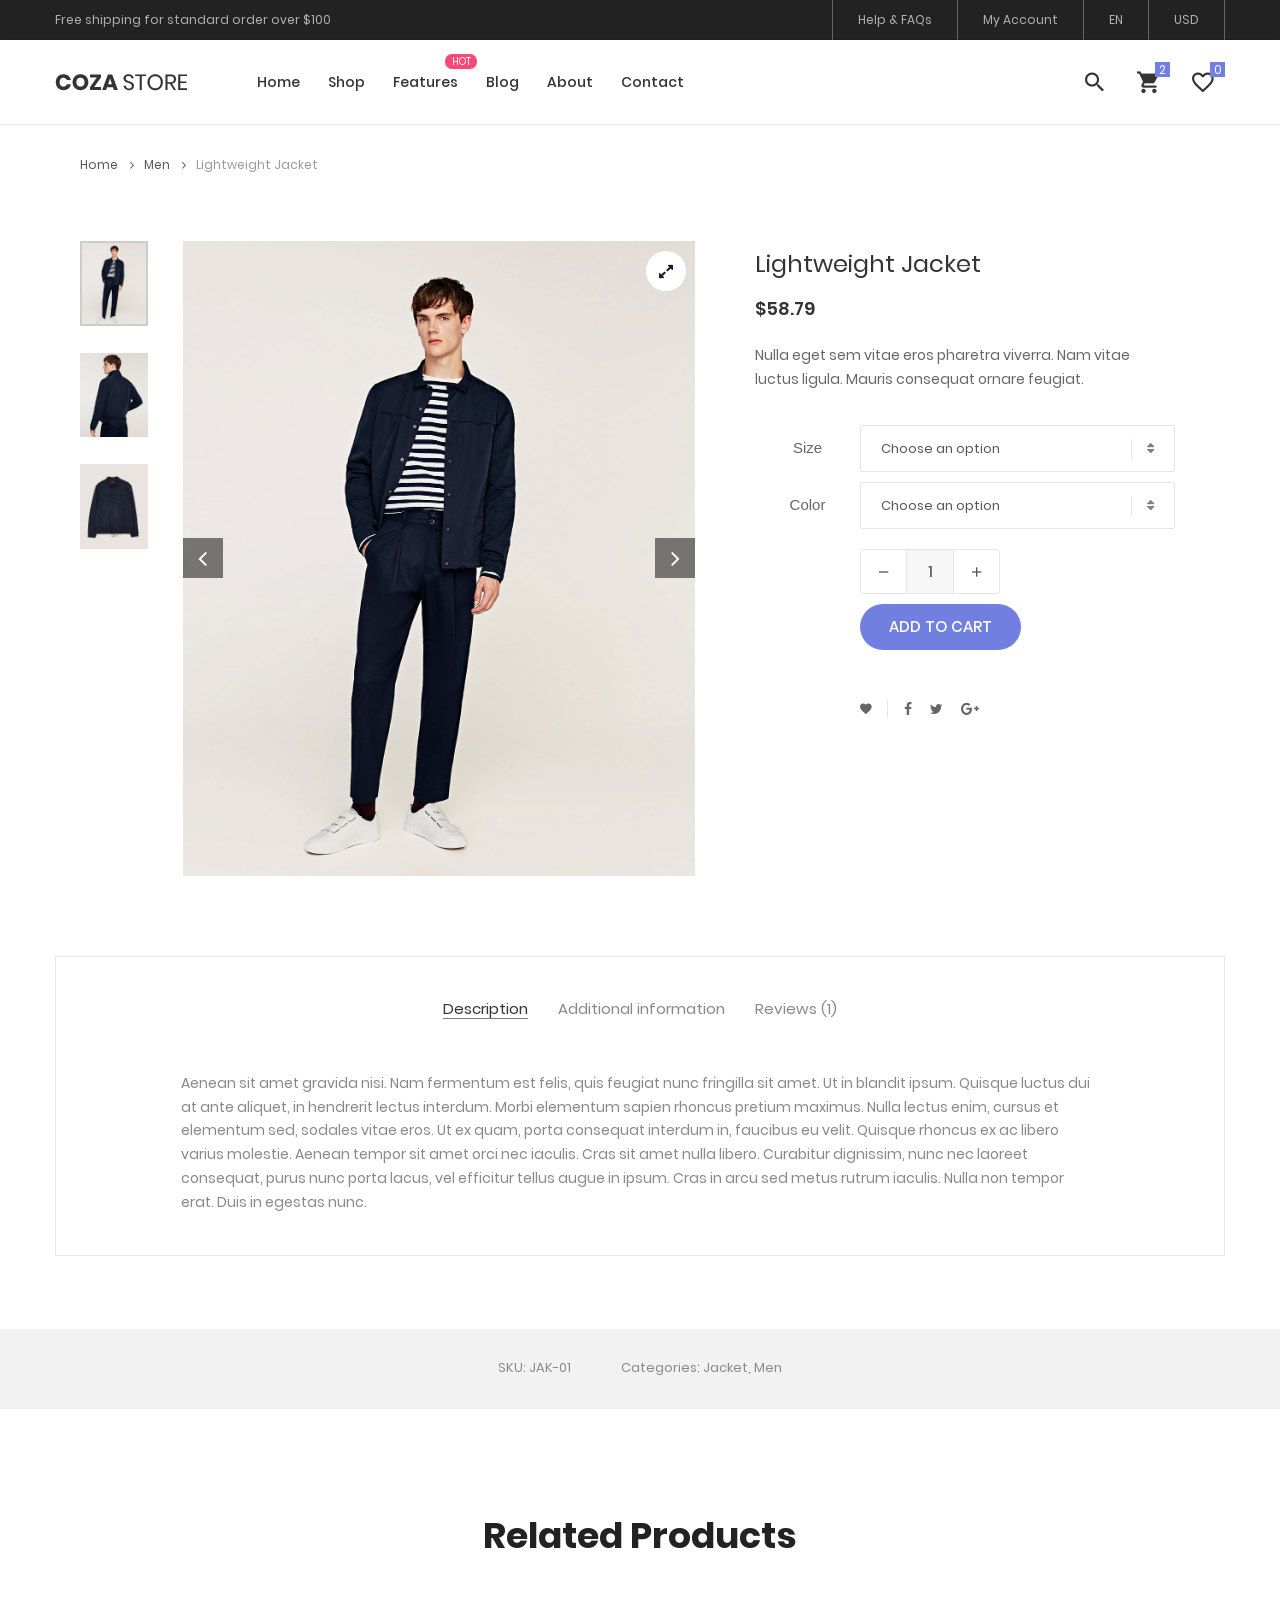
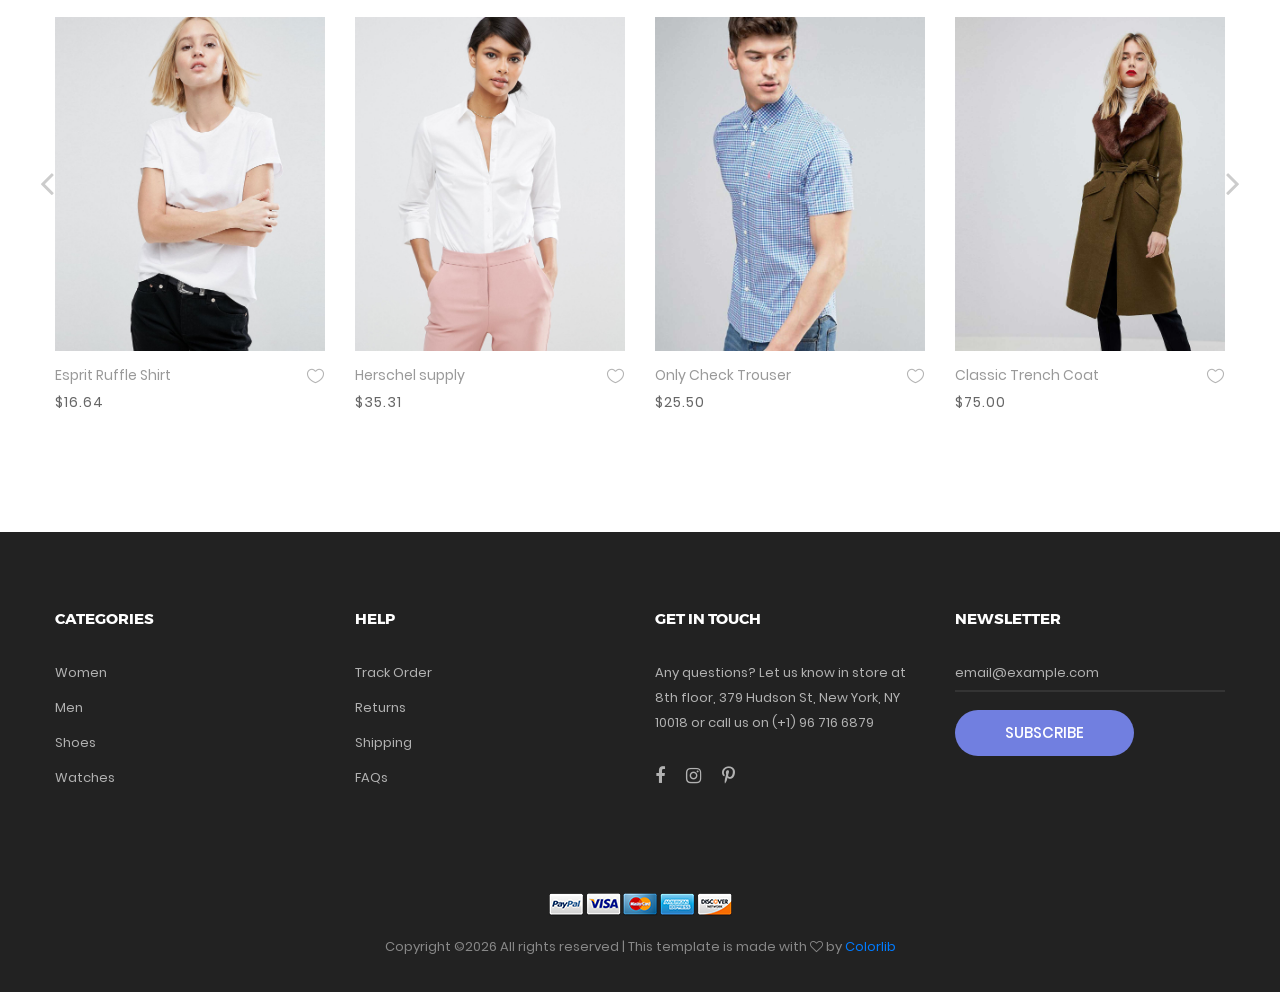
<file: 1.TEMPLATES/cozastore/cozastore/product-detail.html>
<!DOCTYPE html>
<html lang="en">
<head>
	<title>Product Detail</title>
	<meta charset="UTF-8">
	<meta name="viewport" content="width=device-width, initial-scale=1">
<!--===============================================================================================-->	
	<link rel="icon" type="image/png" href="images/icons/favicon.png"/>
<!--===============================================================================================-->
	<link rel="stylesheet" type="text/css" href="vendor/bootstrap/css/bootstrap.min.css">
<!--===============================================================================================-->
	<link rel="stylesheet" type="text/css" href="fonts/font-awesome-4.7.0/css/font-awesome.min.css">
<!--===============================================================================================-->
	<link rel="stylesheet" type="text/css" href="fonts/iconic/css/material-design-iconic-font.min.css">
<!--===============================================================================================-->
	<link rel="stylesheet" type="text/css" href="fonts/linearicons-v1.0.0/icon-font.min.css">
<!--===============================================================================================-->
	<link rel="stylesheet" type="text/css" href="vendor/animate/animate.css">
<!--===============================================================================================-->	
	<link rel="stylesheet" type="text/css" href="vendor/css-hamburgers/hamburgers.min.css">
<!--===============================================================================================-->
	<link rel="stylesheet" type="text/css" href="vendor/animsition/css/animsition.min.css">
<!--===============================================================================================-->
	<link rel="stylesheet" type="text/css" href="vendor/select2/select2.min.css">
<!--===============================================================================================-->	
	<link rel="stylesheet" type="text/css" href="vendor/daterangepicker/daterangepicker.css">
<!--===============================================================================================-->
	<link rel="stylesheet" type="text/css" href="vendor/slick/slick.css">
<!--===============================================================================================-->
	<link rel="stylesheet" type="text/css" href="vendor/MagnificPopup/magnific-popup.css">
<!--===============================================================================================-->
	<link rel="stylesheet" type="text/css" href="vendor/perfect-scrollbar/perfect-scrollbar.css">
<!--===============================================================================================-->
	<link rel="stylesheet" type="text/css" href="css/util.css">
	<link rel="stylesheet" type="text/css" href="css/main.css">
<!--===============================================================================================-->
</head>
<body class="animsition">
	
	<!-- Header -->
	<header class="header-v4">
		<!-- Header desktop -->
		<div class="container-menu-desktop">
			<!-- Topbar -->
			<div class="top-bar">
				<div class="content-topbar flex-sb-m h-full container">
					<div class="left-top-bar">
						Free shipping for standard order over $100
					</div>

					<div class="right-top-bar flex-w h-full">
						<a href="#" class="flex-c-m trans-04 p-lr-25">
							Help & FAQs
						</a>

						<a href="#" class="flex-c-m trans-04 p-lr-25">
							My Account
						</a>

						<a href="#" class="flex-c-m trans-04 p-lr-25">
							EN
						</a>

						<a href="#" class="flex-c-m trans-04 p-lr-25">
							USD
						</a>
					</div>
				</div>
			</div>

			<div class="wrap-menu-desktop how-shadow1">
				<nav class="limiter-menu-desktop container">
					
					<!-- Logo desktop -->		
					<a href="#" class="logo">
						<img src="images/icons/logo-01.png" alt="IMG-LOGO">
					</a>

					<!-- Menu desktop -->
					<div class="menu-desktop">
						<ul class="main-menu">
							<li>
								<a href="index.html">Home</a>
								<ul class="sub-menu">
									<li><a href="index.html">Homepage 1</a></li>
									<li><a href="home-02.html">Homepage 2</a></li>
									<li><a href="home-03.html">Homepage 3</a></li>
								</ul>
							</li>

							<li>
								<a href="product.html">Shop</a>
							</li>

							<li class="label1" data-label1="hot">
								<a href="shoping-cart.html">Features</a>
							</li>

							<li>
								<a href="blog.html">Blog</a>
							</li>

							<li>
								<a href="about.html">About</a>
							</li>

							<li>
								<a href="contact.html">Contact</a>
							</li>
						</ul>
					</div>	

					<!-- Icon header -->
					<div class="wrap-icon-header flex-w flex-r-m">
						<div class="icon-header-item cl2 hov-cl1 trans-04 p-l-22 p-r-11 js-show-modal-search">
							<i class="zmdi zmdi-search"></i>
						</div>

						<div class="icon-header-item cl2 hov-cl1 trans-04 p-l-22 p-r-11 icon-header-noti js-show-cart" data-notify="2">
							<i class="zmdi zmdi-shopping-cart"></i>
						</div>

						<a href="#" class="icon-header-item cl2 hov-cl1 trans-04 p-l-22 p-r-11 icon-header-noti" data-notify="0">
							<i class="zmdi zmdi-favorite-outline"></i>
						</a>
					</div>
				</nav>
			</div>	
		</div>

		<!-- Header Mobile -->
		<div class="wrap-header-mobile">
			<!-- Logo moblie -->		
			<div class="logo-mobile">
				<a href="index.html"><img src="images/icons/logo-01.png" alt="IMG-LOGO"></a>
			</div>

			<!-- Icon header -->
			<div class="wrap-icon-header flex-w flex-r-m m-r-15">
				<div class="icon-header-item cl2 hov-cl1 trans-04 p-r-11 js-show-modal-search">
					<i class="zmdi zmdi-search"></i>
				</div>

				<div class="icon-header-item cl2 hov-cl1 trans-04 p-r-11 p-l-10 icon-header-noti js-show-cart" data-notify="2">
					<i class="zmdi zmdi-shopping-cart"></i>
				</div>

				<a href="#" class="dis-block icon-header-item cl2 hov-cl1 trans-04 p-r-11 p-l-10 icon-header-noti" data-notify="0">
					<i class="zmdi zmdi-favorite-outline"></i>
				</a>
			</div>

			<!-- Button show menu -->
			<div class="btn-show-menu-mobile hamburger hamburger--squeeze">
				<span class="hamburger-box">
					<span class="hamburger-inner"></span>
				</span>
			</div>
		</div>


		<!-- Menu Mobile -->
		<div class="menu-mobile">
			<ul class="topbar-mobile">
				<li>
					<div class="left-top-bar">
						Free shipping for standard order over $100
					</div>
				</li>

				<li>
					<div class="right-top-bar flex-w h-full">
						<a href="#" class="flex-c-m p-lr-10 trans-04">
							Help & FAQs
						</a>

						<a href="#" class="flex-c-m p-lr-10 trans-04">
							My Account
						</a>

						<a href="#" class="flex-c-m p-lr-10 trans-04">
							EN
						</a>

						<a href="#" class="flex-c-m p-lr-10 trans-04">
							USD
						</a>
					</div>
				</li>
			</ul>

			<ul class="main-menu-m">
				<li>
					<a href="index.html">Home</a>
					<ul class="sub-menu-m">
						<li><a href="index.html">Homepage 1</a></li>
						<li><a href="home-02.html">Homepage 2</a></li>
						<li><a href="home-03.html">Homepage 3</a></li>
					</ul>
					<span class="arrow-main-menu-m">
						<i class="fa fa-angle-right" aria-hidden="true"></i>
					</span>
				</li>

				<li>
					<a href="product.html">Shop</a>
				</li>

				<li>
					<a href="shoping-cart.html" class="label1 rs1" data-label1="hot">Features</a>
				</li>

				<li>
					<a href="blog.html">Blog</a>
				</li>

				<li>
					<a href="about.html">About</a>
				</li>

				<li>
					<a href="contact.html">Contact</a>
				</li>
			</ul>
		</div>

		<!-- Modal Search -->
		<div class="modal-search-header flex-c-m trans-04 js-hide-modal-search">
			<div class="container-search-header">
				<button class="flex-c-m btn-hide-modal-search trans-04 js-hide-modal-search">
					<img src="images/icons/icon-close2.png" alt="CLOSE">
				</button>

				<form class="wrap-search-header flex-w p-l-15">
					<button class="flex-c-m trans-04">
						<i class="zmdi zmdi-search"></i>
					</button>
					<input class="plh3" type="text" name="search" placeholder="Search...">
				</form>
			</div>
		</div>
	</header>

	<!-- Cart -->
	<div class="wrap-header-cart js-panel-cart">
		<div class="s-full js-hide-cart"></div>

		<div class="header-cart flex-col-l p-l-65 p-r-25">
			<div class="header-cart-title flex-w flex-sb-m p-b-8">
				<span class="mtext-103 cl2">
					Your Cart
				</span>

				<div class="fs-35 lh-10 cl2 p-lr-5 pointer hov-cl1 trans-04 js-hide-cart">
					<i class="zmdi zmdi-close"></i>
				</div>
			</div>
			
			<div class="header-cart-content flex-w js-pscroll">
				<ul class="header-cart-wrapitem w-full">
					<li class="header-cart-item flex-w flex-t m-b-12">
						<div class="header-cart-item-img">
							<img src="images/item-cart-01.jpg" alt="IMG">
						</div>

						<div class="header-cart-item-txt p-t-8">
							<a href="#" class="header-cart-item-name m-b-18 hov-cl1 trans-04">
								White Shirt Pleat
							</a>

							<span class="header-cart-item-info">
								1 x $19.00
							</span>
						</div>
					</li>

					<li class="header-cart-item flex-w flex-t m-b-12">
						<div class="header-cart-item-img">
							<img src="images/item-cart-02.jpg" alt="IMG">
						</div>

						<div class="header-cart-item-txt p-t-8">
							<a href="#" class="header-cart-item-name m-b-18 hov-cl1 trans-04">
								Converse All Star
							</a>

							<span class="header-cart-item-info">
								1 x $39.00
							</span>
						</div>
					</li>

					<li class="header-cart-item flex-w flex-t m-b-12">
						<div class="header-cart-item-img">
							<img src="images/item-cart-03.jpg" alt="IMG">
						</div>

						<div class="header-cart-item-txt p-t-8">
							<a href="#" class="header-cart-item-name m-b-18 hov-cl1 trans-04">
								Nixon Porter Leather
							</a>

							<span class="header-cart-item-info">
								1 x $17.00
							</span>
						</div>
					</li>
				</ul>
				
				<div class="w-full">
					<div class="header-cart-total w-full p-tb-40">
						Total: $75.00
					</div>

					<div class="header-cart-buttons flex-w w-full">
						<a href="shoping-cart.html" class="flex-c-m stext-101 cl0 size-107 bg3 bor2 hov-btn3 p-lr-15 trans-04 m-r-8 m-b-10">
							View Cart
						</a>

						<a href="shoping-cart.html" class="flex-c-m stext-101 cl0 size-107 bg3 bor2 hov-btn3 p-lr-15 trans-04 m-b-10">
							Check Out
						</a>
					</div>
				</div>
			</div>
		</div>
	</div>


	<!-- breadcrumb -->
	<div class="container">
		<div class="bread-crumb flex-w p-l-25 p-r-15 p-t-30 p-lr-0-lg">
			<a href="index.html" class="stext-109 cl8 hov-cl1 trans-04">
				Home
				<i class="fa fa-angle-right m-l-9 m-r-10" aria-hidden="true"></i>
			</a>

			<a href="product.html" class="stext-109 cl8 hov-cl1 trans-04">
				Men
				<i class="fa fa-angle-right m-l-9 m-r-10" aria-hidden="true"></i>
			</a>

			<span class="stext-109 cl4">
				Lightweight Jacket
			</span>
		</div>
	</div>
		

	<!-- Product Detail -->
	<section class="sec-product-detail bg0 p-t-65 p-b-60">
		<div class="container">
			<div class="row">
				<div class="col-md-6 col-lg-7 p-b-30">
					<div class="p-l-25 p-r-30 p-lr-0-lg">
						<div class="wrap-slick3 flex-sb flex-w">
							<div class="wrap-slick3-dots"></div>
							<div class="wrap-slick3-arrows flex-sb-m flex-w"></div>

							<div class="slick3 gallery-lb">
								<div class="item-slick3" data-thumb="images/product-detail-01.jpg">
									<div class="wrap-pic-w pos-relative">
										<img src="images/product-detail-01.jpg" alt="IMG-PRODUCT">

										<a class="flex-c-m size-108 how-pos1 bor0 fs-16 cl10 bg0 hov-btn3 trans-04" href="images/product-detail-01.jpg">
											<i class="fa fa-expand"></i>
										</a>
									</div>
								</div>

								<div class="item-slick3" data-thumb="images/product-detail-02.jpg">
									<div class="wrap-pic-w pos-relative">
										<img src="images/product-detail-02.jpg" alt="IMG-PRODUCT">

										<a class="flex-c-m size-108 how-pos1 bor0 fs-16 cl10 bg0 hov-btn3 trans-04" href="images/product-detail-02.jpg">
											<i class="fa fa-expand"></i>
										</a>
									</div>
								</div>

								<div class="item-slick3" data-thumb="images/product-detail-03.jpg">
									<div class="wrap-pic-w pos-relative">
										<img src="images/product-detail-03.jpg" alt="IMG-PRODUCT">

										<a class="flex-c-m size-108 how-pos1 bor0 fs-16 cl10 bg0 hov-btn3 trans-04" href="images/product-detail-03.jpg">
											<i class="fa fa-expand"></i>
										</a>
									</div>
								</div>
							</div>
						</div>
					</div>
				</div>
					
				<div class="col-md-6 col-lg-5 p-b-30">
					<div class="p-r-50 p-t-5 p-lr-0-lg">
						<h4 class="mtext-105 cl2 js-name-detail p-b-14">
							Lightweight Jacket
						</h4>

						<span class="mtext-106 cl2">
							$58.79
						</span>

						<p class="stext-102 cl3 p-t-23">
							Nulla eget sem vitae eros pharetra viverra. Nam vitae luctus ligula. Mauris consequat ornare feugiat.
						</p>
						
						<!--  -->
						<div class="p-t-33">
							<div class="flex-w flex-r-m p-b-10">
								<div class="size-203 flex-c-m respon6">
									Size
								</div>

								<div class="size-204 respon6-next">
									<div class="rs1-select2 bor8 bg0">
										<select class="js-select2" name="time">
											<option>Choose an option</option>
											<option>Size S</option>
											<option>Size M</option>
											<option>Size L</option>
											<option>Size XL</option>
										</select>
										<div class="dropDownSelect2"></div>
									</div>
								</div>
							</div>

							<div class="flex-w flex-r-m p-b-10">
								<div class="size-203 flex-c-m respon6">
									Color
								</div>

								<div class="size-204 respon6-next">
									<div class="rs1-select2 bor8 bg0">
										<select class="js-select2" name="time">
											<option>Choose an option</option>
											<option>Red</option>
											<option>Blue</option>
											<option>White</option>
											<option>Grey</option>
										</select>
										<div class="dropDownSelect2"></div>
									</div>
								</div>
							</div>

							<div class="flex-w flex-r-m p-b-10">
								<div class="size-204 flex-w flex-m respon6-next">
									<div class="wrap-num-product flex-w m-r-20 m-tb-10">
										<div class="btn-num-product-down cl8 hov-btn3 trans-04 flex-c-m">
											<i class="fs-16 zmdi zmdi-minus"></i>
										</div>

										<input class="mtext-104 cl3 txt-center num-product" type="number" name="num-product" value="1">

										<div class="btn-num-product-up cl8 hov-btn3 trans-04 flex-c-m">
											<i class="fs-16 zmdi zmdi-plus"></i>
										</div>
									</div>

									<button class="flex-c-m stext-101 cl0 size-101 bg1 bor1 hov-btn1 p-lr-15 trans-04 js-addcart-detail">
										Add to cart
									</button>
								</div>
							</div>	
						</div>

						<!--  -->
						<div class="flex-w flex-m p-l-100 p-t-40 respon7">
							<div class="flex-m bor9 p-r-10 m-r-11">
								<a href="#" class="fs-14 cl3 hov-cl1 trans-04 lh-10 p-lr-5 p-tb-2 js-addwish-detail tooltip100" data-tooltip="Add to Wishlist">
									<i class="zmdi zmdi-favorite"></i>
								</a>
							</div>

							<a href="#" class="fs-14 cl3 hov-cl1 trans-04 lh-10 p-lr-5 p-tb-2 m-r-8 tooltip100" data-tooltip="Facebook">
								<i class="fa fa-facebook"></i>
							</a>

							<a href="#" class="fs-14 cl3 hov-cl1 trans-04 lh-10 p-lr-5 p-tb-2 m-r-8 tooltip100" data-tooltip="Twitter">
								<i class="fa fa-twitter"></i>
							</a>

							<a href="#" class="fs-14 cl3 hov-cl1 trans-04 lh-10 p-lr-5 p-tb-2 m-r-8 tooltip100" data-tooltip="Google Plus">
								<i class="fa fa-google-plus"></i>
							</a>
						</div>
					</div>
				</div>
			</div>

			<div class="bor10 m-t-50 p-t-43 p-b-40">
				<!-- Tab01 -->
				<div class="tab01">
					<!-- Nav tabs -->
					<ul class="nav nav-tabs" role="tablist">
						<li class="nav-item p-b-10">
							<a class="nav-link active" data-toggle="tab" href="#description" role="tab">Description</a>
						</li>

						<li class="nav-item p-b-10">
							<a class="nav-link" data-toggle="tab" href="#information" role="tab">Additional information</a>
						</li>

						<li class="nav-item p-b-10">
							<a class="nav-link" data-toggle="tab" href="#reviews" role="tab">Reviews (1)</a>
						</li>
					</ul>

					<!-- Tab panes -->
					<div class="tab-content p-t-43">
						<!-- - -->
						<div class="tab-pane fade show active" id="description" role="tabpanel">
							<div class="how-pos2 p-lr-15-md">
								<p class="stext-102 cl6">
									Aenean sit amet gravida nisi. Nam fermentum est felis, quis feugiat nunc fringilla sit amet. Ut in blandit ipsum. Quisque luctus dui at ante aliquet, in hendrerit lectus interdum. Morbi elementum sapien rhoncus pretium maximus. Nulla lectus enim, cursus et elementum sed, sodales vitae eros. Ut ex quam, porta consequat interdum in, faucibus eu velit. Quisque rhoncus ex ac libero varius molestie. Aenean tempor sit amet orci nec iaculis. Cras sit amet nulla libero. Curabitur dignissim, nunc nec laoreet consequat, purus nunc porta lacus, vel efficitur tellus augue in ipsum. Cras in arcu sed metus rutrum iaculis. Nulla non tempor erat. Duis in egestas nunc.
								</p>
							</div>
						</div>

						<!-- - -->
						<div class="tab-pane fade" id="information" role="tabpanel">
							<div class="row">
								<div class="col-sm-10 col-md-8 col-lg-6 m-lr-auto">
									<ul class="p-lr-28 p-lr-15-sm">
										<li class="flex-w flex-t p-b-7">
											<span class="stext-102 cl3 size-205">
												Weight
											</span>

											<span class="stext-102 cl6 size-206">
												0.79 kg
											</span>
										</li>

										<li class="flex-w flex-t p-b-7">
											<span class="stext-102 cl3 size-205">
												Dimensions
											</span>

											<span class="stext-102 cl6 size-206">
												110 x 33 x 100 cm
											</span>
										</li>

										<li class="flex-w flex-t p-b-7">
											<span class="stext-102 cl3 size-205">
												Materials
											</span>

											<span class="stext-102 cl6 size-206">
												60% cotton
											</span>
										</li>

										<li class="flex-w flex-t p-b-7">
											<span class="stext-102 cl3 size-205">
												Color
											</span>

											<span class="stext-102 cl6 size-206">
												Black, Blue, Grey, Green, Red, White
											</span>
										</li>

										<li class="flex-w flex-t p-b-7">
											<span class="stext-102 cl3 size-205">
												Size
											</span>

											<span class="stext-102 cl6 size-206">
												XL, L, M, S
											</span>
										</li>
									</ul>
								</div>
							</div>
						</div>

						<!-- - -->
						<div class="tab-pane fade" id="reviews" role="tabpanel">
							<div class="row">
								<div class="col-sm-10 col-md-8 col-lg-6 m-lr-auto">
									<div class="p-b-30 m-lr-15-sm">
										<!-- Review -->
										<div class="flex-w flex-t p-b-68">
											<div class="wrap-pic-s size-109 bor0 of-hidden m-r-18 m-t-6">
												<img src="images/avatar-01.jpg" alt="AVATAR">
											</div>

											<div class="size-207">
												<div class="flex-w flex-sb-m p-b-17">
													<span class="mtext-107 cl2 p-r-20">
														Ariana Grande
													</span>

													<span class="fs-18 cl11">
														<i class="zmdi zmdi-star"></i>
														<i class="zmdi zmdi-star"></i>
														<i class="zmdi zmdi-star"></i>
														<i class="zmdi zmdi-star"></i>
														<i class="zmdi zmdi-star-half"></i>
													</span>
												</div>

												<p class="stext-102 cl6">
													Quod autem in homine praestantissimum atque optimum est, id deseruit. Apud ceteros autem philosophos
												</p>
											</div>
										</div>
										
										<!-- Add review -->
										<form class="w-full">
											<h5 class="mtext-108 cl2 p-b-7">
												Add a review
											</h5>

											<p class="stext-102 cl6">
												Your email address will not be published. Required fields are marked *
											</p>

											<div class="flex-w flex-m p-t-50 p-b-23">
												<span class="stext-102 cl3 m-r-16">
													Your Rating
												</span>

												<span class="wrap-rating fs-18 cl11 pointer">
													<i class="item-rating pointer zmdi zmdi-star-outline"></i>
													<i class="item-rating pointer zmdi zmdi-star-outline"></i>
													<i class="item-rating pointer zmdi zmdi-star-outline"></i>
													<i class="item-rating pointer zmdi zmdi-star-outline"></i>
													<i class="item-rating pointer zmdi zmdi-star-outline"></i>
													<input class="dis-none" type="number" name="rating">
												</span>
											</div>

											<div class="row p-b-25">
												<div class="col-12 p-b-5">
													<label class="stext-102 cl3" for="review">Your review</label>
													<textarea class="size-110 bor8 stext-102 cl2 p-lr-20 p-tb-10" id="review" name="review"></textarea>
												</div>

												<div class="col-sm-6 p-b-5">
													<label class="stext-102 cl3" for="name">Name</label>
													<input class="size-111 bor8 stext-102 cl2 p-lr-20" id="name" type="text" name="name">
												</div>

												<div class="col-sm-6 p-b-5">
													<label class="stext-102 cl3" for="email">Email</label>
													<input class="size-111 bor8 stext-102 cl2 p-lr-20" id="email" type="text" name="email">
												</div>
											</div>

											<button class="flex-c-m stext-101 cl0 size-112 bg7 bor11 hov-btn3 p-lr-15 trans-04 m-b-10">
												Submit
											</button>
										</form>
									</div>
								</div>
							</div>
						</div>
					</div>
				</div>
			</div>
		</div>

		<div class="bg6 flex-c-m flex-w size-302 m-t-73 p-tb-15">
			<span class="stext-107 cl6 p-lr-25">
				SKU: JAK-01
			</span>

			<span class="stext-107 cl6 p-lr-25">
				Categories: Jacket, Men
			</span>
		</div>
	</section>


	<!-- Related Products -->
	<section class="sec-relate-product bg0 p-t-45 p-b-105">
		<div class="container">
			<div class="p-b-45">
				<h3 class="ltext-106 cl5 txt-center">
					Related Products
				</h3>
			</div>

			<!-- Slide2 -->
			<div class="wrap-slick2">
				<div class="slick2">
					<div class="item-slick2 p-l-15 p-r-15 p-t-15 p-b-15">
						<!-- Block2 -->
						<div class="block2">
							<div class="block2-pic hov-img0">
								<img src="images/product-01.jpg" alt="IMG-PRODUCT">

								<a href="#" class="block2-btn flex-c-m stext-103 cl2 size-102 bg0 bor2 hov-btn1 p-lr-15 trans-04 js-show-modal1">
									Quick View
								</a>
							</div>

							<div class="block2-txt flex-w flex-t p-t-14">
								<div class="block2-txt-child1 flex-col-l ">
									<a href="product-detail.html" class="stext-104 cl4 hov-cl1 trans-04 js-name-b2 p-b-6">
										Esprit Ruffle Shirt
									</a>

									<span class="stext-105 cl3">
										$16.64
									</span>
								</div>

								<div class="block2-txt-child2 flex-r p-t-3">
									<a href="#" class="btn-addwish-b2 dis-block pos-relative js-addwish-b2">
										<img class="icon-heart1 dis-block trans-04" src="images/icons/icon-heart-01.png" alt="ICON">
										<img class="icon-heart2 dis-block trans-04 ab-t-l" src="images/icons/icon-heart-02.png" alt="ICON">
									</a>
								</div>
							</div>
						</div>
					</div>

					<div class="item-slick2 p-l-15 p-r-15 p-t-15 p-b-15">
						<!-- Block2 -->
						<div class="block2">
							<div class="block2-pic hov-img0">
								<img src="images/product-02.jpg" alt="IMG-PRODUCT">

								<a href="#" class="block2-btn flex-c-m stext-103 cl2 size-102 bg0 bor2 hov-btn1 p-lr-15 trans-04 js-show-modal1">
									Quick View
								</a>
							</div>

							<div class="block2-txt flex-w flex-t p-t-14">
								<div class="block2-txt-child1 flex-col-l ">
									<a href="product-detail.html" class="stext-104 cl4 hov-cl1 trans-04 js-name-b2 p-b-6">
										Herschel supply
									</a>

									<span class="stext-105 cl3">
										$35.31
									</span>
								</div>

								<div class="block2-txt-child2 flex-r p-t-3">
									<a href="#" class="btn-addwish-b2 dis-block pos-relative js-addwish-b2">
										<img class="icon-heart1 dis-block trans-04" src="images/icons/icon-heart-01.png" alt="ICON">
										<img class="icon-heart2 dis-block trans-04 ab-t-l" src="images/icons/icon-heart-02.png" alt="ICON">
									</a>
								</div>
							</div>
						</div>
					</div>

					<div class="item-slick2 p-l-15 p-r-15 p-t-15 p-b-15">
						<!-- Block2 -->
						<div class="block2">
							<div class="block2-pic hov-img0">
								<img src="images/product-03.jpg" alt="IMG-PRODUCT">

								<a href="#" class="block2-btn flex-c-m stext-103 cl2 size-102 bg0 bor2 hov-btn1 p-lr-15 trans-04 js-show-modal1">
									Quick View
								</a>
							</div>

							<div class="block2-txt flex-w flex-t p-t-14">
								<div class="block2-txt-child1 flex-col-l ">
									<a href="product-detail.html" class="stext-104 cl4 hov-cl1 trans-04 js-name-b2 p-b-6">
										Only Check Trouser
									</a>

									<span class="stext-105 cl3">
										$25.50
									</span>
								</div>

								<div class="block2-txt-child2 flex-r p-t-3">
									<a href="#" class="btn-addwish-b2 dis-block pos-relative js-addwish-b2">
										<img class="icon-heart1 dis-block trans-04" src="images/icons/icon-heart-01.png" alt="ICON">
										<img class="icon-heart2 dis-block trans-04 ab-t-l" src="images/icons/icon-heart-02.png" alt="ICON">
									</a>
								</div>
							</div>
						</div>
					</div>

					<div class="item-slick2 p-l-15 p-r-15 p-t-15 p-b-15">
						<!-- Block2 -->
						<div class="block2">
							<div class="block2-pic hov-img0">
								<img src="images/product-04.jpg" alt="IMG-PRODUCT">

								<a href="#" class="block2-btn flex-c-m stext-103 cl2 size-102 bg0 bor2 hov-btn1 p-lr-15 trans-04 js-show-modal1">
									Quick View
								</a>
							</div>

							<div class="block2-txt flex-w flex-t p-t-14">
								<div class="block2-txt-child1 flex-col-l ">
									<a href="product-detail.html" class="stext-104 cl4 hov-cl1 trans-04 js-name-b2 p-b-6">
										Classic Trench Coat
									</a>

									<span class="stext-105 cl3">
										$75.00
									</span>
								</div>

								<div class="block2-txt-child2 flex-r p-t-3">
									<a href="#" class="btn-addwish-b2 dis-block pos-relative js-addwish-b2">
										<img class="icon-heart1 dis-block trans-04" src="images/icons/icon-heart-01.png" alt="ICON">
										<img class="icon-heart2 dis-block trans-04 ab-t-l" src="images/icons/icon-heart-02.png" alt="ICON">
									</a>
								</div>
							</div>
						</div>
					</div>

					<div class="item-slick2 p-l-15 p-r-15 p-t-15 p-b-15">
						<!-- Block2 -->
						<div class="block2">
							<div class="block2-pic hov-img0">
								<img src="images/product-05.jpg" alt="IMG-PRODUCT">

								<a href="#" class="block2-btn flex-c-m stext-103 cl2 size-102 bg0 bor2 hov-btn1 p-lr-15 trans-04 js-show-modal1">
									Quick View
								</a>
							</div>

							<div class="block2-txt flex-w flex-t p-t-14">
								<div class="block2-txt-child1 flex-col-l ">
									<a href="product-detail.html" class="stext-104 cl4 hov-cl1 trans-04 js-name-b2 p-b-6">
										Front Pocket Jumper
									</a>

									<span class="stext-105 cl3">
										$34.75
									</span>
								</div>

								<div class="block2-txt-child2 flex-r p-t-3">
									<a href="#" class="btn-addwish-b2 dis-block pos-relative js-addwish-b2">
										<img class="icon-heart1 dis-block trans-04" src="images/icons/icon-heart-01.png" alt="ICON">
										<img class="icon-heart2 dis-block trans-04 ab-t-l" src="images/icons/icon-heart-02.png" alt="ICON">
									</a>
								</div>
							</div>
						</div>
					</div>

					<div class="item-slick2 p-l-15 p-r-15 p-t-15 p-b-15">
						<!-- Block2 -->
						<div class="block2">
							<div class="block2-pic hov-img0">
								<img src="images/product-06.jpg" alt="IMG-PRODUCT">

								<a href="#" class="block2-btn flex-c-m stext-103 cl2 size-102 bg0 bor2 hov-btn1 p-lr-15 trans-04 js-show-modal1">
									Quick View
								</a>
							</div>

							<div class="block2-txt flex-w flex-t p-t-14">
								<div class="block2-txt-child1 flex-col-l ">
									<a href="product-detail.html" class="stext-104 cl4 hov-cl1 trans-04 js-name-b2 p-b-6">
										Vintage Inspired Classic 
									</a>

									<span class="stext-105 cl3">
										$93.20
									</span>
								</div>

								<div class="block2-txt-child2 flex-r p-t-3">
									<a href="#" class="btn-addwish-b2 dis-block pos-relative js-addwish-b2">
										<img class="icon-heart1 dis-block trans-04" src="images/icons/icon-heart-01.png" alt="ICON">
										<img class="icon-heart2 dis-block trans-04 ab-t-l" src="images/icons/icon-heart-02.png" alt="ICON">
									</a>
								</div>
							</div>
						</div>
					</div>

					<div class="item-slick2 p-l-15 p-r-15 p-t-15 p-b-15">
						<!-- Block2 -->
						<div class="block2">
							<div class="block2-pic hov-img0">
								<img src="images/product-07.jpg" alt="IMG-PRODUCT">

								<a href="#" class="block2-btn flex-c-m stext-103 cl2 size-102 bg0 bor2 hov-btn1 p-lr-15 trans-04 js-show-modal1">
									Quick View
								</a>
							</div>

							<div class="block2-txt flex-w flex-t p-t-14">
								<div class="block2-txt-child1 flex-col-l ">
									<a href="product-detail.html" class="stext-104 cl4 hov-cl1 trans-04 js-name-b2 p-b-6">
										Shirt in Stretch Cotton
									</a>

									<span class="stext-105 cl3">
										$52.66
									</span>
								</div>

								<div class="block2-txt-child2 flex-r p-t-3">
									<a href="#" class="btn-addwish-b2 dis-block pos-relative js-addwish-b2">
										<img class="icon-heart1 dis-block trans-04" src="images/icons/icon-heart-01.png" alt="ICON">
										<img class="icon-heart2 dis-block trans-04 ab-t-l" src="images/icons/icon-heart-02.png" alt="ICON">
									</a>
								</div>
							</div>
						</div>
					</div>

					<div class="item-slick2 p-l-15 p-r-15 p-t-15 p-b-15">
						<!-- Block2 -->
						<div class="block2">
							<div class="block2-pic hov-img0">
								<img src="images/product-08.jpg" alt="IMG-PRODUCT">

								<a href="#" class="block2-btn flex-c-m stext-103 cl2 size-102 bg0 bor2 hov-btn1 p-lr-15 trans-04 js-show-modal1">
									Quick View
								</a>
							</div>

							<div class="block2-txt flex-w flex-t p-t-14">
								<div class="block2-txt-child1 flex-col-l ">
									<a href="product-detail.html" class="stext-104 cl4 hov-cl1 trans-04 js-name-b2 p-b-6">
										Pieces Metallic Printed
									</a>

									<span class="stext-105 cl3">
										$18.96
									</span>
								</div>

								<div class="block2-txt-child2 flex-r p-t-3">
									<a href="#" class="btn-addwish-b2 dis-block pos-relative js-addwish-b2">
										<img class="icon-heart1 dis-block trans-04" src="images/icons/icon-heart-01.png" alt="ICON">
										<img class="icon-heart2 dis-block trans-04 ab-t-l" src="images/icons/icon-heart-02.png" alt="ICON">
									</a>
								</div>
							</div>
						</div>
					</div>
				</div>
			</div>
		</div>
	</section>
		

	<!-- Footer -->
	<footer class="bg3 p-t-75 p-b-32">
		<div class="container">
			<div class="row">
				<div class="col-sm-6 col-lg-3 p-b-50">
					<h4 class="stext-301 cl0 p-b-30">
						Categories
					</h4>

					<ul>
						<li class="p-b-10">
							<a href="#" class="stext-107 cl7 hov-cl1 trans-04">
								Women
							</a>
						</li>

						<li class="p-b-10">
							<a href="#" class="stext-107 cl7 hov-cl1 trans-04">
								Men
							</a>
						</li>

						<li class="p-b-10">
							<a href="#" class="stext-107 cl7 hov-cl1 trans-04">
								Shoes
							</a>
						</li>

						<li class="p-b-10">
							<a href="#" class="stext-107 cl7 hov-cl1 trans-04">
								Watches
							</a>
						</li>
					</ul>
				</div>

				<div class="col-sm-6 col-lg-3 p-b-50">
					<h4 class="stext-301 cl0 p-b-30">
						Help
					</h4>

					<ul>
						<li class="p-b-10">
							<a href="#" class="stext-107 cl7 hov-cl1 trans-04">
								Track Order
							</a>
						</li>

						<li class="p-b-10">
							<a href="#" class="stext-107 cl7 hov-cl1 trans-04">
								Returns 
							</a>
						</li>

						<li class="p-b-10">
							<a href="#" class="stext-107 cl7 hov-cl1 trans-04">
								Shipping
							</a>
						</li>

						<li class="p-b-10">
							<a href="#" class="stext-107 cl7 hov-cl1 trans-04">
								FAQs
							</a>
						</li>
					</ul>
				</div>

				<div class="col-sm-6 col-lg-3 p-b-50">
					<h4 class="stext-301 cl0 p-b-30">
						GET IN TOUCH
					</h4>

					<p class="stext-107 cl7 size-201">
						Any questions? Let us know in store at 8th floor, 379 Hudson St, New York, NY 10018 or call us on (+1) 96 716 6879
					</p>

					<div class="p-t-27">
						<a href="#" class="fs-18 cl7 hov-cl1 trans-04 m-r-16">
							<i class="fa fa-facebook"></i>
						</a>

						<a href="#" class="fs-18 cl7 hov-cl1 trans-04 m-r-16">
							<i class="fa fa-instagram"></i>
						</a>

						<a href="#" class="fs-18 cl7 hov-cl1 trans-04 m-r-16">
							<i class="fa fa-pinterest-p"></i>
						</a>
					</div>
				</div>

				<div class="col-sm-6 col-lg-3 p-b-50">
					<h4 class="stext-301 cl0 p-b-30">
						Newsletter
					</h4>

					<form>
						<div class="wrap-input1 w-full p-b-4">
							<input class="input1 bg-none plh1 stext-107 cl7" type="text" name="email" placeholder="email@example.com">
							<div class="focus-input1 trans-04"></div>
						</div>

						<div class="p-t-18">
							<button class="flex-c-m stext-101 cl0 size-103 bg1 bor1 hov-btn2 p-lr-15 trans-04">
								Subscribe
							</button>
						</div>
					</form>
				</div>
			</div>

			<div class="p-t-40">
				<div class="flex-c-m flex-w p-b-18">
					<a href="#" class="m-all-1">
						<img src="images/icons/icon-pay-01.png" alt="ICON-PAY">
					</a>

					<a href="#" class="m-all-1">
						<img src="images/icons/icon-pay-02.png" alt="ICON-PAY">
					</a>

					<a href="#" class="m-all-1">
						<img src="images/icons/icon-pay-03.png" alt="ICON-PAY">
					</a>

					<a href="#" class="m-all-1">
						<img src="images/icons/icon-pay-04.png" alt="ICON-PAY">
					</a>

					<a href="#" class="m-all-1">
						<img src="images/icons/icon-pay-05.png" alt="ICON-PAY">
					</a>
				</div>

				<p class="stext-107 cl6 txt-center">
					<!-- Link back to Colorlib can't be removed. Template is licensed under CC BY 3.0. -->
Copyright &copy;<script>document.write(new Date().getFullYear());</script> All rights reserved | This template is made with <i class="fa fa-heart-o" aria-hidden="true"></i> by <a href="https://colorlib.com" target="_blank">Colorlib</a>
<!-- Link back to Colorlib can't be removed. Template is licensed under CC BY 3.0. -->

				</p>
			</div>
		</div>
	</footer>


	<!-- Back to top -->
	<div class="btn-back-to-top" id="myBtn">
		<span class="symbol-btn-back-to-top">
			<i class="zmdi zmdi-chevron-up"></i>
		</span>
	</div>

	<!-- Modal1 -->
	<div class="wrap-modal1 js-modal1 p-t-60 p-b-20">
		<div class="overlay-modal1 js-hide-modal1"></div>

		<div class="container">
			<div class="bg0 p-t-60 p-b-30 p-lr-15-lg how-pos3-parent">
				<button class="how-pos3 hov3 trans-04 js-hide-modal1">
					<img src="images/icons/icon-close.png" alt="CLOSE">
				</button>

				<div class="row">
					<div class="col-md-6 col-lg-7 p-b-30">
						<div class="p-l-25 p-r-30 p-lr-0-lg">
							<div class="wrap-slick3 flex-sb flex-w">
								<div class="wrap-slick3-dots"></div>
								<div class="wrap-slick3-arrows flex-sb-m flex-w"></div>

								<div class="slick3 gallery-lb">
									<div class="item-slick3" data-thumb="images/product-detail-01.jpg">
										<div class="wrap-pic-w pos-relative">
											<img src="images/product-detail-01.jpg" alt="IMG-PRODUCT">

											<a class="flex-c-m size-108 how-pos1 bor0 fs-16 cl10 bg0 hov-btn3 trans-04" href="images/product-detail-01.jpg">
												<i class="fa fa-expand"></i>
											</a>
										</div>
									</div>

									<div class="item-slick3" data-thumb="images/product-detail-02.jpg">
										<div class="wrap-pic-w pos-relative">
											<img src="images/product-detail-02.jpg" alt="IMG-PRODUCT">

											<a class="flex-c-m size-108 how-pos1 bor0 fs-16 cl10 bg0 hov-btn3 trans-04" href="images/product-detail-02.jpg">
												<i class="fa fa-expand"></i>
											</a>
										</div>
									</div>

									<div class="item-slick3" data-thumb="images/product-detail-03.jpg">
										<div class="wrap-pic-w pos-relative">
											<img src="images/product-detail-03.jpg" alt="IMG-PRODUCT">

											<a class="flex-c-m size-108 how-pos1 bor0 fs-16 cl10 bg0 hov-btn3 trans-04" href="images/product-detail-03.jpg">
												<i class="fa fa-expand"></i>
											</a>
										</div>
									</div>
								</div>
							</div>
						</div>
					</div>
					
					<div class="col-md-6 col-lg-5 p-b-30">
						<div class="p-r-50 p-t-5 p-lr-0-lg">
							<h4 class="mtext-105 cl2 js-name-detail p-b-14">
								Lightweight Jacket
							</h4>

							<span class="mtext-106 cl2">
								$58.79
							</span>

							<p class="stext-102 cl3 p-t-23">
								Nulla eget sem vitae eros pharetra viverra. Nam vitae luctus ligula. Mauris consequat ornare feugiat.
							</p>
							
							<!--  -->
							<div class="p-t-33">
								<div class="flex-w flex-r-m p-b-10">
									<div class="size-203 flex-c-m respon6">
										Size
									</div>

									<div class="size-204 respon6-next">
										<div class="rs1-select2 bor8 bg0">
											<select class="js-select2" name="time">
												<option>Choose an option</option>
												<option>Size S</option>
												<option>Size M</option>
												<option>Size L</option>
												<option>Size XL</option>
											</select>
											<div class="dropDownSelect2"></div>
										</div>
									</div>
								</div>

								<div class="flex-w flex-r-m p-b-10">
									<div class="size-203 flex-c-m respon6">
										Color
									</div>

									<div class="size-204 respon6-next">
										<div class="rs1-select2 bor8 bg0">
											<select class="js-select2" name="time">
												<option>Choose an option</option>
												<option>Red</option>
												<option>Blue</option>
												<option>White</option>
												<option>Grey</option>
											</select>
											<div class="dropDownSelect2"></div>
										</div>
									</div>
								</div>

								<div class="flex-w flex-r-m p-b-10">
									<div class="size-204 flex-w flex-m respon6-next">
										<div class="wrap-num-product flex-w m-r-20 m-tb-10">
											<div class="btn-num-product-down cl8 hov-btn3 trans-04 flex-c-m">
												<i class="fs-16 zmdi zmdi-minus"></i>
											</div>

											<input class="mtext-104 cl3 txt-center num-product" type="number" name="num-product" value="1">

											<div class="btn-num-product-up cl8 hov-btn3 trans-04 flex-c-m">
												<i class="fs-16 zmdi zmdi-plus"></i>
											</div>
										</div>

										<button class="flex-c-m stext-101 cl0 size-101 bg1 bor1 hov-btn1 p-lr-15 trans-04 js-addcart-detail">
											Add to cart
										</button>
									</div>
								</div>	
							</div>

							<!--  -->
							<div class="flex-w flex-m p-l-100 p-t-40 respon7">
								<div class="flex-m bor9 p-r-10 m-r-11">
									<a href="#" class="fs-14 cl3 hov-cl1 trans-04 lh-10 p-lr-5 p-tb-2 js-addwish-detail tooltip100" data-tooltip="Add to Wishlist">
										<i class="zmdi zmdi-favorite"></i>
									</a>
								</div>

								<a href="#" class="fs-14 cl3 hov-cl1 trans-04 lh-10 p-lr-5 p-tb-2 m-r-8 tooltip100" data-tooltip="Facebook">
									<i class="fa fa-facebook"></i>
								</a>

								<a href="#" class="fs-14 cl3 hov-cl1 trans-04 lh-10 p-lr-5 p-tb-2 m-r-8 tooltip100" data-tooltip="Twitter">
									<i class="fa fa-twitter"></i>
								</a>

								<a href="#" class="fs-14 cl3 hov-cl1 trans-04 lh-10 p-lr-5 p-tb-2 m-r-8 tooltip100" data-tooltip="Google Plus">
									<i class="fa fa-google-plus"></i>
								</a>
							</div>
						</div>
					</div>
				</div>
			</div>
		</div>
	</div>

<!--===============================================================================================-->	
	<script src="vendor/jquery/jquery-3.2.1.min.js"></script>
<!--===============================================================================================-->
	<script src="vendor/animsition/js/animsition.min.js"></script>
<!--===============================================================================================-->
	<script src="vendor/bootstrap/js/popper.js"></script>
	<script src="vendor/bootstrap/js/bootstrap.min.js"></script>
<!--===============================================================================================-->
	<script src="vendor/select2/select2.min.js"></script>
	<script>
		$(".js-select2").each(function(){
			$(this).select2({
				minimumResultsForSearch: 20,
				dropdownParent: $(this).next('.dropDownSelect2')
			});
		})
	</script>
<!--===============================================================================================-->
	<script src="vendor/daterangepicker/moment.min.js"></script>
	<script src="vendor/daterangepicker/daterangepicker.js"></script>
<!--===============================================================================================-->
	<script src="vendor/slick/slick.min.js"></script>
	<script src="js/slick-custom.js"></script>
<!--===============================================================================================-->
	<script src="vendor/parallax100/parallax100.js"></script>
	<script>
        $('.parallax100').parallax100();
	</script>
<!--===============================================================================================-->
	<script src="vendor/MagnificPopup/jquery.magnific-popup.min.js"></script>
	<script>
		$('.gallery-lb').each(function() { // the containers for all your galleries
			$(this).magnificPopup({
		        delegate: 'a', // the selector for gallery item
		        type: 'image',
		        gallery: {
		        	enabled:true
		        },
		        mainClass: 'mfp-fade'
		    });
		});
	</script>
<!--===============================================================================================-->
	<script src="vendor/isotope/isotope.pkgd.min.js"></script>
<!--===============================================================================================-->
	<script src="vendor/sweetalert/sweetalert.min.js"></script>
	<script>
		$('.js-addwish-b2, .js-addwish-detail').on('click', function(e){
			e.preventDefault();
		});

		$('.js-addwish-b2').each(function(){
			var nameProduct = $(this).parent().parent().find('.js-name-b2').html();
			$(this).on('click', function(){
				swal(nameProduct, "is added to wishlist !", "success");

				$(this).addClass('js-addedwish-b2');
				$(this).off('click');
			});
		});

		$('.js-addwish-detail').each(function(){
			var nameProduct = $(this).parent().parent().parent().find('.js-name-detail').html();

			$(this).on('click', function(){
				swal(nameProduct, "is added to wishlist !", "success");

				$(this).addClass('js-addedwish-detail');
				$(this).off('click');
			});
		});

		/*---------------------------------------------*/

		$('.js-addcart-detail').each(function(){
			var nameProduct = $(this).parent().parent().parent().parent().find('.js-name-detail').html();
			$(this).on('click', function(){
				swal(nameProduct, "is added to cart !", "success");
			});
		});
	
	</script>
<!--===============================================================================================-->
	<script src="vendor/perfect-scrollbar/perfect-scrollbar.min.js"></script>
	<script>
		$('.js-pscroll').each(function(){
			$(this).css('position','relative');
			$(this).css('overflow','hidden');
			var ps = new PerfectScrollbar(this, {
				wheelSpeed: 1,
				scrollingThreshold: 1000,
				wheelPropagation: false,
			});

			$(window).on('resize', function(){
				ps.update();
			})
		});
	</script>
<!--===============================================================================================-->
	<script src="js/main.js"></script>

</body>
</html>
</file>
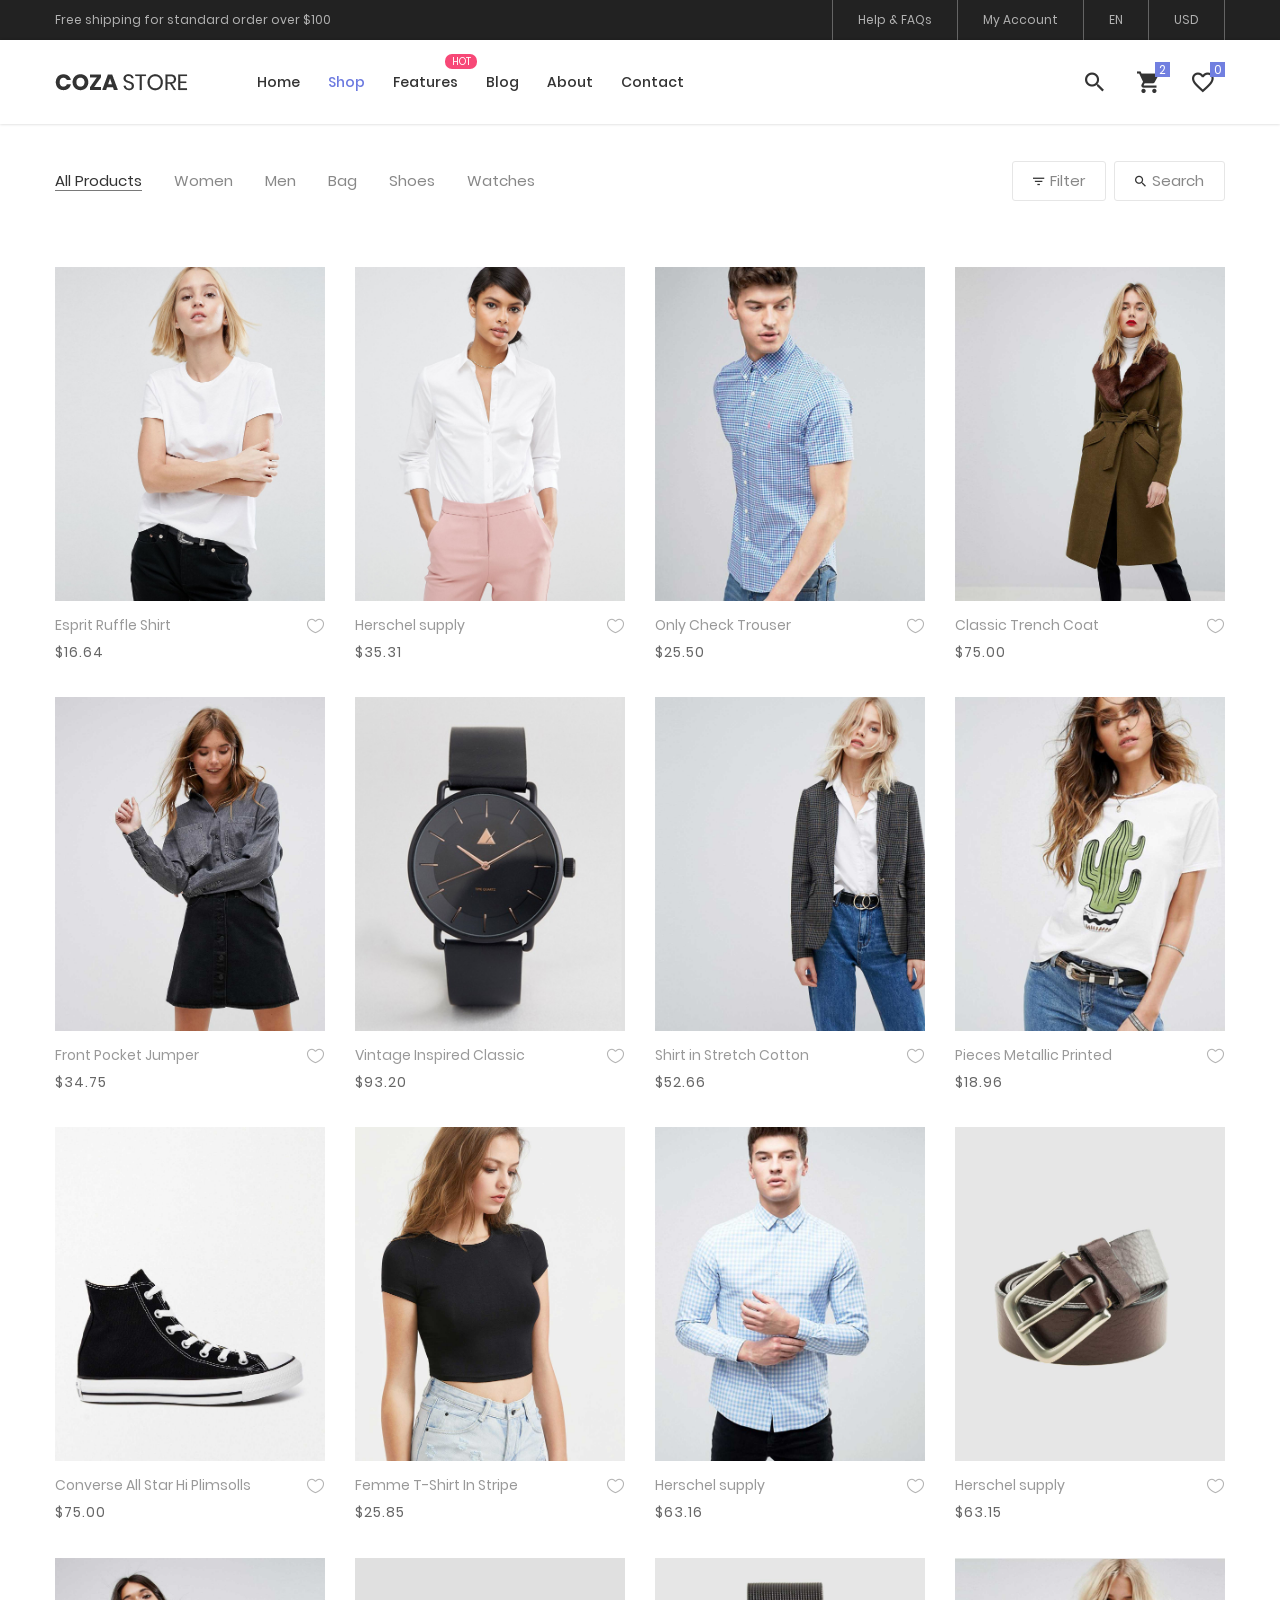
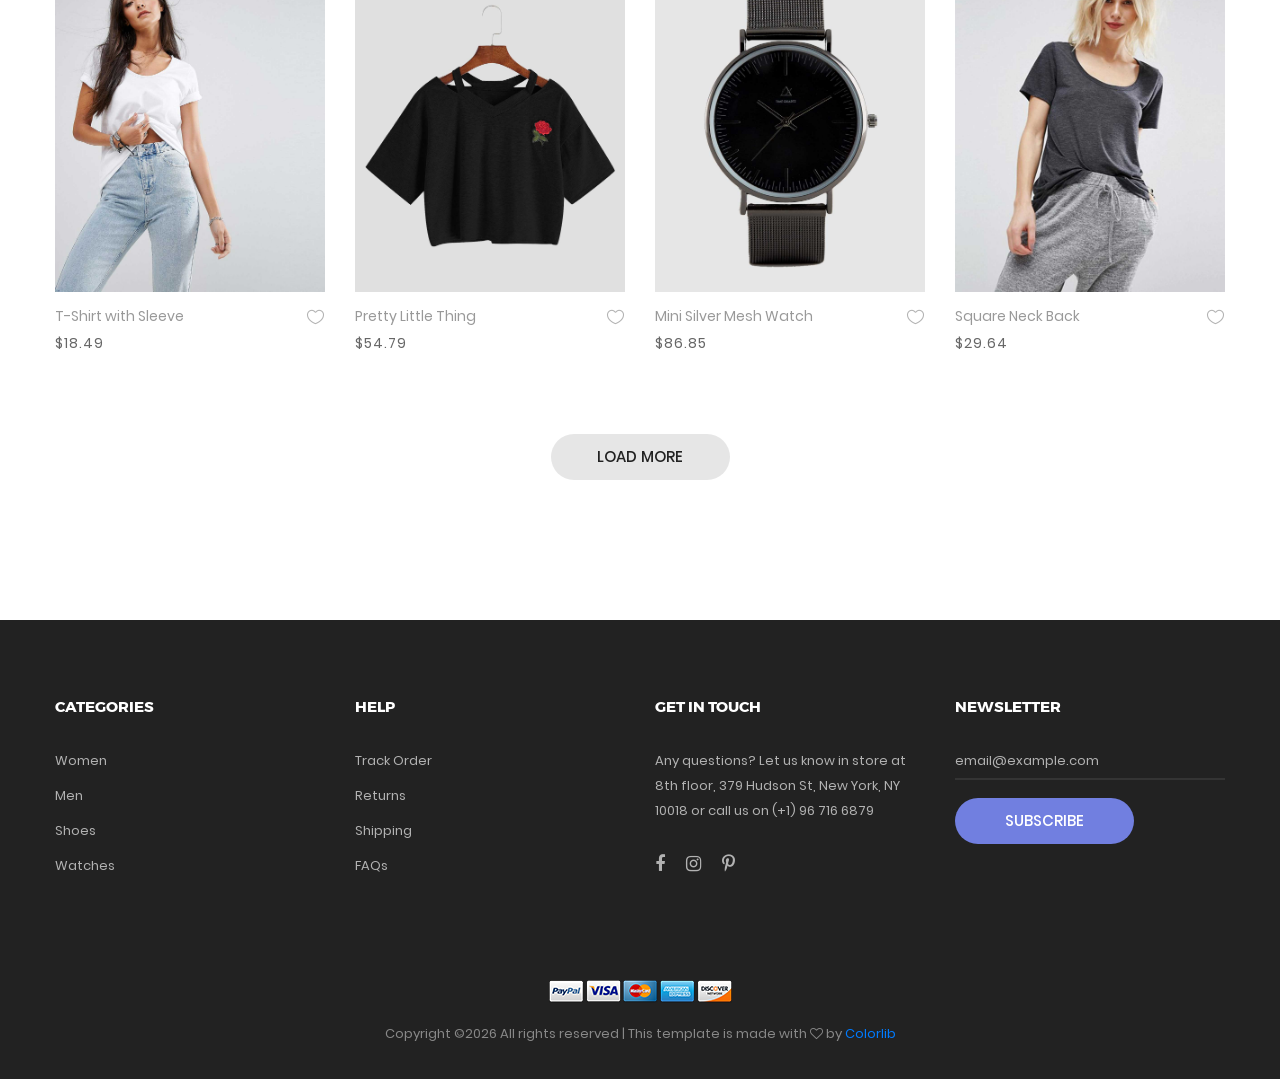
<file: 1.TEMPLATES/cozastore/cozastore/product.html>
<!DOCTYPE html>
<html lang="en">
<head>
	<title>Product</title>
	<meta charset="UTF-8">
	<meta name="viewport" content="width=device-width, initial-scale=1">
<!--===============================================================================================-->	
	<link rel="icon" type="image/png" href="images/icons/favicon.png"/>
<!--===============================================================================================-->
	<link rel="stylesheet" type="text/css" href="vendor/bootstrap/css/bootstrap.min.css">
<!--===============================================================================================-->
	<link rel="stylesheet" type="text/css" href="fonts/font-awesome-4.7.0/css/font-awesome.min.css">
<!--===============================================================================================-->
	<link rel="stylesheet" type="text/css" href="fonts/iconic/css/material-design-iconic-font.min.css">
<!--===============================================================================================-->
	<link rel="stylesheet" type="text/css" href="fonts/linearicons-v1.0.0/icon-font.min.css">
<!--===============================================================================================-->
	<link rel="stylesheet" type="text/css" href="vendor/animate/animate.css">
<!--===============================================================================================-->	
	<link rel="stylesheet" type="text/css" href="vendor/css-hamburgers/hamburgers.min.css">
<!--===============================================================================================-->
	<link rel="stylesheet" type="text/css" href="vendor/animsition/css/animsition.min.css">
<!--===============================================================================================-->
	<link rel="stylesheet" type="text/css" href="vendor/select2/select2.min.css">
<!--===============================================================================================-->	
	<link rel="stylesheet" type="text/css" href="vendor/daterangepicker/daterangepicker.css">
<!--===============================================================================================-->
	<link rel="stylesheet" type="text/css" href="vendor/slick/slick.css">
<!--===============================================================================================-->
	<link rel="stylesheet" type="text/css" href="vendor/MagnificPopup/magnific-popup.css">
<!--===============================================================================================-->
	<link rel="stylesheet" type="text/css" href="vendor/perfect-scrollbar/perfect-scrollbar.css">
<!--===============================================================================================-->
	<link rel="stylesheet" type="text/css" href="css/util.css">
	<link rel="stylesheet" type="text/css" href="css/main.css">
<!--===============================================================================================-->
</head>
<body class="animsition">
	
	<!-- Header -->
	<header class="header-v4">
		<!-- Header desktop -->
		<div class="container-menu-desktop">
			<!-- Topbar -->
			<div class="top-bar">
				<div class="content-topbar flex-sb-m h-full container">
					<div class="left-top-bar">
						Free shipping for standard order over $100
					</div>

					<div class="right-top-bar flex-w h-full">
						<a href="#" class="flex-c-m trans-04 p-lr-25">
							Help & FAQs
						</a>

						<a href="#" class="flex-c-m trans-04 p-lr-25">
							My Account
						</a>

						<a href="#" class="flex-c-m trans-04 p-lr-25">
							EN
						</a>

						<a href="#" class="flex-c-m trans-04 p-lr-25">
							USD
						</a>
					</div>
				</div>
			</div>

			<div class="wrap-menu-desktop how-shadow1">
				<nav class="limiter-menu-desktop container">
					
					<!-- Logo desktop -->		
					<a href="#" class="logo">
						<img src="images/icons/logo-01.png" alt="IMG-LOGO">
					</a>

					<!-- Menu desktop -->
					<div class="menu-desktop">
						<ul class="main-menu">
							<li>
								<a href="index.html">Home</a>
								<ul class="sub-menu">
									<li><a href="index.html">Homepage 1</a></li>
									<li><a href="home-02.html">Homepage 2</a></li>
									<li><a href="home-03.html">Homepage 3</a></li>
								</ul>
							</li>

							<li class="active-menu">
								<a href="product.html">Shop</a>
							</li>

							<li class="label1" data-label1="hot">
								<a href="shoping-cart.html">Features</a>
							</li>

							<li>
								<a href="blog.html">Blog</a>
							</li>

							<li>
								<a href="about.html">About</a>
							</li>

							<li>
								<a href="contact.html">Contact</a>
							</li>
						</ul>
					</div>	

					<!-- Icon header -->
					<div class="wrap-icon-header flex-w flex-r-m">
						<div class="icon-header-item cl2 hov-cl1 trans-04 p-l-22 p-r-11 js-show-modal-search">
							<i class="zmdi zmdi-search"></i>
						</div>

						<div class="icon-header-item cl2 hov-cl1 trans-04 p-l-22 p-r-11 icon-header-noti js-show-cart" data-notify="2">
							<i class="zmdi zmdi-shopping-cart"></i>
						</div>

						<a href="#" class="icon-header-item cl2 hov-cl1 trans-04 p-l-22 p-r-11 icon-header-noti" data-notify="0">
							<i class="zmdi zmdi-favorite-outline"></i>
						</a>
					</div>
				</nav>
			</div>	
		</div>

		<!-- Header Mobile -->
		<div class="wrap-header-mobile">
			<!-- Logo moblie -->		
			<div class="logo-mobile">
				<a href="index.html"><img src="images/icons/logo-01.png" alt="IMG-LOGO"></a>
			</div>

			<!-- Icon header -->
			<div class="wrap-icon-header flex-w flex-r-m m-r-15">
				<div class="icon-header-item cl2 hov-cl1 trans-04 p-r-11 js-show-modal-search">
					<i class="zmdi zmdi-search"></i>
				</div>

				<div class="icon-header-item cl2 hov-cl1 trans-04 p-r-11 p-l-10 icon-header-noti js-show-cart" data-notify="2">
					<i class="zmdi zmdi-shopping-cart"></i>
				</div>

				<a href="#" class="dis-block icon-header-item cl2 hov-cl1 trans-04 p-r-11 p-l-10 icon-header-noti" data-notify="0">
					<i class="zmdi zmdi-favorite-outline"></i>
				</a>
			</div>

			<!-- Button show menu -->
			<div class="btn-show-menu-mobile hamburger hamburger--squeeze">
				<span class="hamburger-box">
					<span class="hamburger-inner"></span>
				</span>
			</div>
		</div>


		<!-- Menu Mobile -->
		<div class="menu-mobile">
			<ul class="topbar-mobile">
				<li>
					<div class="left-top-bar">
						Free shipping for standard order over $100
					</div>
				</li>

				<li>
					<div class="right-top-bar flex-w h-full">
						<a href="#" class="flex-c-m p-lr-10 trans-04">
							Help & FAQs
						</a>

						<a href="#" class="flex-c-m p-lr-10 trans-04">
							My Account
						</a>

						<a href="#" class="flex-c-m p-lr-10 trans-04">
							EN
						</a>

						<a href="#" class="flex-c-m p-lr-10 trans-04">
							USD
						</a>
					</div>
				</li>
			</ul>

			<ul class="main-menu-m">
				<li>
					<a href="index.html">Home</a>
					<ul class="sub-menu-m">
						<li><a href="index.html">Homepage 1</a></li>
						<li><a href="home-02.html">Homepage 2</a></li>
						<li><a href="home-03.html">Homepage 3</a></li>
					</ul>
					<span class="arrow-main-menu-m">
						<i class="fa fa-angle-right" aria-hidden="true"></i>
					</span>
				</li>

				<li>
					<a href="product.html">Shop</a>
				</li>

				<li>
					<a href="shoping-cart.html" class="label1 rs1" data-label1="hot">Features</a>
				</li>

				<li>
					<a href="blog.html">Blog</a>
				</li>

				<li>
					<a href="about.html">About</a>
				</li>

				<li>
					<a href="contact.html">Contact</a>
				</li>
			</ul>
		</div>

		<!-- Modal Search -->
		<div class="modal-search-header flex-c-m trans-04 js-hide-modal-search">
			<div class="container-search-header">
				<button class="flex-c-m btn-hide-modal-search trans-04 js-hide-modal-search">
					<img src="images/icons/icon-close2.png" alt="CLOSE">
				</button>

				<form class="wrap-search-header flex-w p-l-15">
					<button class="flex-c-m trans-04">
						<i class="zmdi zmdi-search"></i>
					</button>
					<input class="plh3" type="text" name="search" placeholder="Search...">
				</form>
			</div>
		</div>
	</header>

	<!-- Cart -->
	<div class="wrap-header-cart js-panel-cart">
		<div class="s-full js-hide-cart"></div>

		<div class="header-cart flex-col-l p-l-65 p-r-25">
			<div class="header-cart-title flex-w flex-sb-m p-b-8">
				<span class="mtext-103 cl2">
					Your Cart
				</span>

				<div class="fs-35 lh-10 cl2 p-lr-5 pointer hov-cl1 trans-04 js-hide-cart">
					<i class="zmdi zmdi-close"></i>
				</div>
			</div>
			
			<div class="header-cart-content flex-w js-pscroll">
				<ul class="header-cart-wrapitem w-full">
					<li class="header-cart-item flex-w flex-t m-b-12">
						<div class="header-cart-item-img">
							<img src="images/item-cart-01.jpg" alt="IMG">
						</div>

						<div class="header-cart-item-txt p-t-8">
							<a href="#" class="header-cart-item-name m-b-18 hov-cl1 trans-04">
								White Shirt Pleat
							</a>

							<span class="header-cart-item-info">
								1 x $19.00
							</span>
						</div>
					</li>

					<li class="header-cart-item flex-w flex-t m-b-12">
						<div class="header-cart-item-img">
							<img src="images/item-cart-02.jpg" alt="IMG">
						</div>

						<div class="header-cart-item-txt p-t-8">
							<a href="#" class="header-cart-item-name m-b-18 hov-cl1 trans-04">
								Converse All Star
							</a>

							<span class="header-cart-item-info">
								1 x $39.00
							</span>
						</div>
					</li>

					<li class="header-cart-item flex-w flex-t m-b-12">
						<div class="header-cart-item-img">
							<img src="images/item-cart-03.jpg" alt="IMG">
						</div>

						<div class="header-cart-item-txt p-t-8">
							<a href="#" class="header-cart-item-name m-b-18 hov-cl1 trans-04">
								Nixon Porter Leather
							</a>

							<span class="header-cart-item-info">
								1 x $17.00
							</span>
						</div>
					</li>
				</ul>
				
				<div class="w-full">
					<div class="header-cart-total w-full p-tb-40">
						Total: $75.00
					</div>

					<div class="header-cart-buttons flex-w w-full">
						<a href="shoping-cart.html" class="flex-c-m stext-101 cl0 size-107 bg3 bor2 hov-btn3 p-lr-15 trans-04 m-r-8 m-b-10">
							View Cart
						</a>

						<a href="shoping-cart.html" class="flex-c-m stext-101 cl0 size-107 bg3 bor2 hov-btn3 p-lr-15 trans-04 m-b-10">
							Check Out
						</a>
					</div>
				</div>
			</div>
		</div>
	</div>

	
	<!-- Product -->
	<div class="bg0 m-t-23 p-b-140">
		<div class="container">
			<div class="flex-w flex-sb-m p-b-52">
				<div class="flex-w flex-l-m filter-tope-group m-tb-10">
					<button class="stext-106 cl6 hov1 bor3 trans-04 m-r-32 m-tb-5 how-active1" data-filter="*">
						All Products
					</button>

					<button class="stext-106 cl6 hov1 bor3 trans-04 m-r-32 m-tb-5" data-filter=".women">
						Women
					</button>

					<button class="stext-106 cl6 hov1 bor3 trans-04 m-r-32 m-tb-5" data-filter=".men">
						Men
					</button>

					<button class="stext-106 cl6 hov1 bor3 trans-04 m-r-32 m-tb-5" data-filter=".bag">
						Bag
					</button>

					<button class="stext-106 cl6 hov1 bor3 trans-04 m-r-32 m-tb-5" data-filter=".shoes">
						Shoes
					</button>

					<button class="stext-106 cl6 hov1 bor3 trans-04 m-r-32 m-tb-5" data-filter=".watches">
						Watches
					</button>
				</div>

				<div class="flex-w flex-c-m m-tb-10">
					<div class="flex-c-m stext-106 cl6 size-104 bor4 pointer hov-btn3 trans-04 m-r-8 m-tb-4 js-show-filter">
						<i class="icon-filter cl2 m-r-6 fs-15 trans-04 zmdi zmdi-filter-list"></i>
						<i class="icon-close-filter cl2 m-r-6 fs-15 trans-04 zmdi zmdi-close dis-none"></i>
						 Filter
					</div>

					<div class="flex-c-m stext-106 cl6 size-105 bor4 pointer hov-btn3 trans-04 m-tb-4 js-show-search">
						<i class="icon-search cl2 m-r-6 fs-15 trans-04 zmdi zmdi-search"></i>
						<i class="icon-close-search cl2 m-r-6 fs-15 trans-04 zmdi zmdi-close dis-none"></i>
						Search
					</div>
				</div>
				
				<!-- Search product -->
				<div class="dis-none panel-search w-full p-t-10 p-b-15">
					<div class="bor8 dis-flex p-l-15">
						<button class="size-113 flex-c-m fs-16 cl2 hov-cl1 trans-04">
							<i class="zmdi zmdi-search"></i>
						</button>

						<input class="mtext-107 cl2 size-114 plh2 p-r-15" type="text" name="search-product" placeholder="Search">
					</div>	
				</div>

				<!-- Filter -->
				<div class="dis-none panel-filter w-full p-t-10">
					<div class="wrap-filter flex-w bg6 w-full p-lr-40 p-t-27 p-lr-15-sm">
						<div class="filter-col1 p-r-15 p-b-27">
							<div class="mtext-102 cl2 p-b-15">
								Sort By
							</div>

							<ul>
								<li class="p-b-6">
									<a href="#" class="filter-link stext-106 trans-04">
										Default
									</a>
								</li>

								<li class="p-b-6">
									<a href="#" class="filter-link stext-106 trans-04">
										Popularity
									</a>
								</li>

								<li class="p-b-6">
									<a href="#" class="filter-link stext-106 trans-04">
										Average rating
									</a>
								</li>

								<li class="p-b-6">
									<a href="#" class="filter-link stext-106 trans-04 filter-link-active">
										Newness
									</a>
								</li>

								<li class="p-b-6">
									<a href="#" class="filter-link stext-106 trans-04">
										Price: Low to High
									</a>
								</li>

								<li class="p-b-6">
									<a href="#" class="filter-link stext-106 trans-04">
										Price: High to Low
									</a>
								</li>
							</ul>
						</div>

						<div class="filter-col2 p-r-15 p-b-27">
							<div class="mtext-102 cl2 p-b-15">
								Price
							</div>

							<ul>
								<li class="p-b-6">
									<a href="#" class="filter-link stext-106 trans-04 filter-link-active">
										All
									</a>
								</li>

								<li class="p-b-6">
									<a href="#" class="filter-link stext-106 trans-04">
										$0.00 - $50.00
									</a>
								</li>

								<li class="p-b-6">
									<a href="#" class="filter-link stext-106 trans-04">
										$50.00 - $100.00
									</a>
								</li>

								<li class="p-b-6">
									<a href="#" class="filter-link stext-106 trans-04">
										$100.00 - $150.00
									</a>
								</li>

								<li class="p-b-6">
									<a href="#" class="filter-link stext-106 trans-04">
										$150.00 - $200.00
									</a>
								</li>

								<li class="p-b-6">
									<a href="#" class="filter-link stext-106 trans-04">
										$200.00+
									</a>
								</li>
							</ul>
						</div>

						<div class="filter-col3 p-r-15 p-b-27">
							<div class="mtext-102 cl2 p-b-15">
								Color
							</div>

							<ul>
								<li class="p-b-6">
									<span class="fs-15 lh-12 m-r-6" style="color: #222;">
										<i class="zmdi zmdi-circle"></i>
									</span>

									<a href="#" class="filter-link stext-106 trans-04">
										Black
									</a>
								</li>

								<li class="p-b-6">
									<span class="fs-15 lh-12 m-r-6" style="color: #4272d7;">
										<i class="zmdi zmdi-circle"></i>
									</span>

									<a href="#" class="filter-link stext-106 trans-04 filter-link-active">
										Blue
									</a>
								</li>

								<li class="p-b-6">
									<span class="fs-15 lh-12 m-r-6" style="color: #b3b3b3;">
										<i class="zmdi zmdi-circle"></i>
									</span>

									<a href="#" class="filter-link stext-106 trans-04">
										Grey
									</a>
								</li>

								<li class="p-b-6">
									<span class="fs-15 lh-12 m-r-6" style="color: #00ad5f;">
										<i class="zmdi zmdi-circle"></i>
									</span>

									<a href="#" class="filter-link stext-106 trans-04">
										Green
									</a>
								</li>

								<li class="p-b-6">
									<span class="fs-15 lh-12 m-r-6" style="color: #fa4251;">
										<i class="zmdi zmdi-circle"></i>
									</span>

									<a href="#" class="filter-link stext-106 trans-04">
										Red
									</a>
								</li>

								<li class="p-b-6">
									<span class="fs-15 lh-12 m-r-6" style="color: #aaa;">
										<i class="zmdi zmdi-circle-o"></i>
									</span>

									<a href="#" class="filter-link stext-106 trans-04">
										White
									</a>
								</li>
							</ul>
						</div>

						<div class="filter-col4 p-b-27">
							<div class="mtext-102 cl2 p-b-15">
								Tags
							</div>

							<div class="flex-w p-t-4 m-r--5">
								<a href="#" class="flex-c-m stext-107 cl6 size-301 bor7 p-lr-15 hov-tag1 trans-04 m-r-5 m-b-5">
									Fashion
								</a>

								<a href="#" class="flex-c-m stext-107 cl6 size-301 bor7 p-lr-15 hov-tag1 trans-04 m-r-5 m-b-5">
									Lifestyle
								</a>

								<a href="#" class="flex-c-m stext-107 cl6 size-301 bor7 p-lr-15 hov-tag1 trans-04 m-r-5 m-b-5">
									Denim
								</a>

								<a href="#" class="flex-c-m stext-107 cl6 size-301 bor7 p-lr-15 hov-tag1 trans-04 m-r-5 m-b-5">
									Streetstyle
								</a>

								<a href="#" class="flex-c-m stext-107 cl6 size-301 bor7 p-lr-15 hov-tag1 trans-04 m-r-5 m-b-5">
									Crafts
								</a>
							</div>
						</div>
					</div>
				</div>
			</div>

			<div class="row isotope-grid">
				<div class="col-sm-6 col-md-4 col-lg-3 p-b-35 isotope-item women">
					<!-- Block2 -->
					<div class="block2">
						<div class="block2-pic hov-img0">
							<img src="images/product-01.jpg" alt="IMG-PRODUCT">

							<a href="#" class="block2-btn flex-c-m stext-103 cl2 size-102 bg0 bor2 hov-btn1 p-lr-15 trans-04 js-show-modal1">
								Quick View
							</a>
						</div>

						<div class="block2-txt flex-w flex-t p-t-14">
							<div class="block2-txt-child1 flex-col-l ">
								<a href="product-detail.html" class="stext-104 cl4 hov-cl1 trans-04 js-name-b2 p-b-6">
									Esprit Ruffle Shirt
								</a>

								<span class="stext-105 cl3">
									$16.64
								</span>
							</div>

							<div class="block2-txt-child2 flex-r p-t-3">
								<a href="#" class="btn-addwish-b2 dis-block pos-relative js-addwish-b2">
									<img class="icon-heart1 dis-block trans-04" src="images/icons/icon-heart-01.png" alt="ICON">
									<img class="icon-heart2 dis-block trans-04 ab-t-l" src="images/icons/icon-heart-02.png" alt="ICON">
								</a>
							</div>
						</div>
					</div>
				</div>

				<div class="col-sm-6 col-md-4 col-lg-3 p-b-35 isotope-item women">
					<!-- Block2 -->
					<div class="block2">
						<div class="block2-pic hov-img0">
							<img src="images/product-02.jpg" alt="IMG-PRODUCT">

							<a href="#" class="block2-btn flex-c-m stext-103 cl2 size-102 bg0 bor2 hov-btn1 p-lr-15 trans-04 js-show-modal1">
								Quick View
							</a>
						</div>

						<div class="block2-txt flex-w flex-t p-t-14">
							<div class="block2-txt-child1 flex-col-l ">
								<a href="product-detail.html" class="stext-104 cl4 hov-cl1 trans-04 js-name-b2 p-b-6">
									Herschel supply
								</a>

								<span class="stext-105 cl3">
									$35.31
								</span>
							</div>

							<div class="block2-txt-child2 flex-r p-t-3">
								<a href="#" class="btn-addwish-b2 dis-block pos-relative js-addwish-b2">
									<img class="icon-heart1 dis-block trans-04" src="images/icons/icon-heart-01.png" alt="ICON">
									<img class="icon-heart2 dis-block trans-04 ab-t-l" src="images/icons/icon-heart-02.png" alt="ICON">
								</a>
							</div>
						</div>
					</div>
				</div>

				<div class="col-sm-6 col-md-4 col-lg-3 p-b-35 isotope-item men">
					<!-- Block2 -->
					<div class="block2">
						<div class="block2-pic hov-img0">
							<img src="images/product-03.jpg" alt="IMG-PRODUCT">

							<a href="#" class="block2-btn flex-c-m stext-103 cl2 size-102 bg0 bor2 hov-btn1 p-lr-15 trans-04 js-show-modal1">
								Quick View
							</a>
						</div>

						<div class="block2-txt flex-w flex-t p-t-14">
							<div class="block2-txt-child1 flex-col-l ">
								<a href="product-detail.html" class="stext-104 cl4 hov-cl1 trans-04 js-name-b2 p-b-6">
									Only Check Trouser
								</a>

								<span class="stext-105 cl3">
									$25.50
								</span>
							</div>

							<div class="block2-txt-child2 flex-r p-t-3">
								<a href="#" class="btn-addwish-b2 dis-block pos-relative js-addwish-b2">
									<img class="icon-heart1 dis-block trans-04" src="images/icons/icon-heart-01.png" alt="ICON">
									<img class="icon-heart2 dis-block trans-04 ab-t-l" src="images/icons/icon-heart-02.png" alt="ICON">
								</a>
							</div>
						</div>
					</div>
				</div>

				<div class="col-sm-6 col-md-4 col-lg-3 p-b-35 isotope-item women">
					<!-- Block2 -->
					<div class="block2">
						<div class="block2-pic hov-img0">
							<img src="images/product-04.jpg" alt="IMG-PRODUCT">

							<a href="#" class="block2-btn flex-c-m stext-103 cl2 size-102 bg0 bor2 hov-btn1 p-lr-15 trans-04 js-show-modal1">
								Quick View
							</a>
						</div>

						<div class="block2-txt flex-w flex-t p-t-14">
							<div class="block2-txt-child1 flex-col-l ">
								<a href="product-detail.html" class="stext-104 cl4 hov-cl1 trans-04 js-name-b2 p-b-6">
									Classic Trench Coat
								</a>

								<span class="stext-105 cl3">
									$75.00
								</span>
							</div>

							<div class="block2-txt-child2 flex-r p-t-3">
								<a href="#" class="btn-addwish-b2 dis-block pos-relative js-addwish-b2">
									<img class="icon-heart1 dis-block trans-04" src="images/icons/icon-heart-01.png" alt="ICON">
									<img class="icon-heart2 dis-block trans-04 ab-t-l" src="images/icons/icon-heart-02.png" alt="ICON">
								</a>
							</div>
						</div>
					</div>
				</div>

				<div class="col-sm-6 col-md-4 col-lg-3 p-b-35 isotope-item women">
					<!-- Block2 -->
					<div class="block2">
						<div class="block2-pic hov-img0">
							<img src="images/product-05.jpg" alt="IMG-PRODUCT">

							<a href="#" class="block2-btn flex-c-m stext-103 cl2 size-102 bg0 bor2 hov-btn1 p-lr-15 trans-04 js-show-modal1">
								Quick View
							</a>
						</div>

						<div class="block2-txt flex-w flex-t p-t-14">
							<div class="block2-txt-child1 flex-col-l ">
								<a href="product-detail.html" class="stext-104 cl4 hov-cl1 trans-04 js-name-b2 p-b-6">
									Front Pocket Jumper
								</a>

								<span class="stext-105 cl3">
									$34.75
								</span>
							</div>

							<div class="block2-txt-child2 flex-r p-t-3">
								<a href="#" class="btn-addwish-b2 dis-block pos-relative js-addwish-b2">
									<img class="icon-heart1 dis-block trans-04" src="images/icons/icon-heart-01.png" alt="ICON">
									<img class="icon-heart2 dis-block trans-04 ab-t-l" src="images/icons/icon-heart-02.png" alt="ICON">
								</a>
							</div>
						</div>
					</div>
				</div>

				<div class="col-sm-6 col-md-4 col-lg-3 p-b-35 isotope-item watches">
					<!-- Block2 -->
					<div class="block2">
						<div class="block2-pic hov-img0">
							<img src="images/product-06.jpg" alt="IMG-PRODUCT">

							<a href="#" class="block2-btn flex-c-m stext-103 cl2 size-102 bg0 bor2 hov-btn1 p-lr-15 trans-04 js-show-modal1">
								Quick View
							</a>
						</div>

						<div class="block2-txt flex-w flex-t p-t-14">
							<div class="block2-txt-child1 flex-col-l ">
								<a href="product-detail.html" class="stext-104 cl4 hov-cl1 trans-04 js-name-b2 p-b-6">
									Vintage Inspired Classic 
								</a>

								<span class="stext-105 cl3">
									$93.20
								</span>
							</div>

							<div class="block2-txt-child2 flex-r p-t-3">
								<a href="#" class="btn-addwish-b2 dis-block pos-relative js-addwish-b2">
									<img class="icon-heart1 dis-block trans-04" src="images/icons/icon-heart-01.png" alt="ICON">
									<img class="icon-heart2 dis-block trans-04 ab-t-l" src="images/icons/icon-heart-02.png" alt="ICON">
								</a>
							</div>
						</div>
					</div>
				</div>

				<div class="col-sm-6 col-md-4 col-lg-3 p-b-35 isotope-item women">
					<!-- Block2 -->
					<div class="block2">
						<div class="block2-pic hov-img0">
							<img src="images/product-07.jpg" alt="IMG-PRODUCT">

							<a href="#" class="block2-btn flex-c-m stext-103 cl2 size-102 bg0 bor2 hov-btn1 p-lr-15 trans-04 js-show-modal1">
								Quick View
							</a>
						</div>

						<div class="block2-txt flex-w flex-t p-t-14">
							<div class="block2-txt-child1 flex-col-l ">
								<a href="product-detail.html" class="stext-104 cl4 hov-cl1 trans-04 js-name-b2 p-b-6">
									Shirt in Stretch Cotton
								</a>

								<span class="stext-105 cl3">
									$52.66
								</span>
							</div>

							<div class="block2-txt-child2 flex-r p-t-3">
								<a href="#" class="btn-addwish-b2 dis-block pos-relative js-addwish-b2">
									<img class="icon-heart1 dis-block trans-04" src="images/icons/icon-heart-01.png" alt="ICON">
									<img class="icon-heart2 dis-block trans-04 ab-t-l" src="images/icons/icon-heart-02.png" alt="ICON">
								</a>
							</div>
						</div>
					</div>
				</div>

				<div class="col-sm-6 col-md-4 col-lg-3 p-b-35 isotope-item women">
					<!-- Block2 -->
					<div class="block2">
						<div class="block2-pic hov-img0">
							<img src="images/product-08.jpg" alt="IMG-PRODUCT">

							<a href="#" class="block2-btn flex-c-m stext-103 cl2 size-102 bg0 bor2 hov-btn1 p-lr-15 trans-04 js-show-modal1">
								Quick View
							</a>
						</div>

						<div class="block2-txt flex-w flex-t p-t-14">
							<div class="block2-txt-child1 flex-col-l ">
								<a href="product-detail.html" class="stext-104 cl4 hov-cl1 trans-04 js-name-b2 p-b-6">
									Pieces Metallic Printed
								</a>

								<span class="stext-105 cl3">
									$18.96
								</span>
							</div>

							<div class="block2-txt-child2 flex-r p-t-3">
								<a href="#" class="btn-addwish-b2 dis-block pos-relative js-addwish-b2">
									<img class="icon-heart1 dis-block trans-04" src="images/icons/icon-heart-01.png" alt="ICON">
									<img class="icon-heart2 dis-block trans-04 ab-t-l" src="images/icons/icon-heart-02.png" alt="ICON">
								</a>
							</div>
						</div>
					</div>
				</div>

				<div class="col-sm-6 col-md-4 col-lg-3 p-b-35 isotope-item shoes">
					<!-- Block2 -->
					<div class="block2">
						<div class="block2-pic hov-img0">
							<img src="images/product-09.jpg" alt="IMG-PRODUCT">

							<a href="#" class="block2-btn flex-c-m stext-103 cl2 size-102 bg0 bor2 hov-btn1 p-lr-15 trans-04 js-show-modal1">
								Quick View
							</a>
						</div>

						<div class="block2-txt flex-w flex-t p-t-14">
							<div class="block2-txt-child1 flex-col-l ">
								<a href="product-detail.html" class="stext-104 cl4 hov-cl1 trans-04 js-name-b2 p-b-6">
									Converse All Star Hi Plimsolls
								</a>

								<span class="stext-105 cl3">
									$75.00
								</span>
							</div>

							<div class="block2-txt-child2 flex-r p-t-3">
								<a href="#" class="btn-addwish-b2 dis-block pos-relative js-addwish-b2">
									<img class="icon-heart1 dis-block trans-04" src="images/icons/icon-heart-01.png" alt="ICON">
									<img class="icon-heart2 dis-block trans-04 ab-t-l" src="images/icons/icon-heart-02.png" alt="ICON">
								</a>
							</div>
						</div>
					</div>
				</div>

				<div class="col-sm-6 col-md-4 col-lg-3 p-b-35 isotope-item women">
					<!-- Block2 -->
					<div class="block2">
						<div class="block2-pic hov-img0">
							<img src="images/product-10.jpg" alt="IMG-PRODUCT">

							<a href="#" class="block2-btn flex-c-m stext-103 cl2 size-102 bg0 bor2 hov-btn1 p-lr-15 trans-04 js-show-modal1">
								Quick View
							</a>
						</div>

						<div class="block2-txt flex-w flex-t p-t-14">
							<div class="block2-txt-child1 flex-col-l ">
								<a href="product-detail.html" class="stext-104 cl4 hov-cl1 trans-04 js-name-b2 p-b-6">
									Femme T-Shirt In Stripe
								</a>

								<span class="stext-105 cl3">
									$25.85
								</span>
							</div>

							<div class="block2-txt-child2 flex-r p-t-3">
								<a href="#" class="btn-addwish-b2 dis-block pos-relative js-addwish-b2">
									<img class="icon-heart1 dis-block trans-04" src="images/icons/icon-heart-01.png" alt="ICON">
									<img class="icon-heart2 dis-block trans-04 ab-t-l" src="images/icons/icon-heart-02.png" alt="ICON">
								</a>
							</div>
						</div>
					</div>
				</div>

				<div class="col-sm-6 col-md-4 col-lg-3 p-b-35 isotope-item men">
					<!-- Block2 -->
					<div class="block2">
						<div class="block2-pic hov-img0">
							<img src="images/product-11.jpg" alt="IMG-PRODUCT">

							<a href="#" class="block2-btn flex-c-m stext-103 cl2 size-102 bg0 bor2 hov-btn1 p-lr-15 trans-04 js-show-modal1">
								Quick View
							</a>
						</div>

						<div class="block2-txt flex-w flex-t p-t-14">
							<div class="block2-txt-child1 flex-col-l ">
								<a href="product-detail.html" class="stext-104 cl4 hov-cl1 trans-04 js-name-b2 p-b-6">
									Herschel supply 
								</a>

								<span class="stext-105 cl3">
									$63.16
								</span>
							</div>

							<div class="block2-txt-child2 flex-r p-t-3">
								<a href="#" class="btn-addwish-b2 dis-block pos-relative js-addwish-b2">
									<img class="icon-heart1 dis-block trans-04" src="images/icons/icon-heart-01.png" alt="ICON">
									<img class="icon-heart2 dis-block trans-04 ab-t-l" src="images/icons/icon-heart-02.png" alt="ICON">
								</a>
							</div>
						</div>
					</div>
				</div>

				<div class="col-sm-6 col-md-4 col-lg-3 p-b-35 isotope-item men">
					<!-- Block2 -->
					<div class="block2">
						<div class="block2-pic hov-img0">
							<img src="images/product-12.jpg" alt="IMG-PRODUCT">

							<a href="#" class="block2-btn flex-c-m stext-103 cl2 size-102 bg0 bor2 hov-btn1 p-lr-15 trans-04 js-show-modal1">
								Quick View
							</a>
						</div>

						<div class="block2-txt flex-w flex-t p-t-14">
							<div class="block2-txt-child1 flex-col-l ">
								<a href="product-detail.html" class="stext-104 cl4 hov-cl1 trans-04 js-name-b2 p-b-6">
									Herschel supply
								</a>

								<span class="stext-105 cl3">
									$63.15
								</span>
							</div>

							<div class="block2-txt-child2 flex-r p-t-3">
								<a href="#" class="btn-addwish-b2 dis-block pos-relative js-addwish-b2">
									<img class="icon-heart1 dis-block trans-04" src="images/icons/icon-heart-01.png" alt="ICON">
									<img class="icon-heart2 dis-block trans-04 ab-t-l" src="images/icons/icon-heart-02.png" alt="ICON">
								</a>
							</div>
						</div>
					</div>
				</div>

				<div class="col-sm-6 col-md-4 col-lg-3 p-b-35 isotope-item women">
					<!-- Block2 -->
					<div class="block2">
						<div class="block2-pic hov-img0">
							<img src="images/product-13.jpg" alt="IMG-PRODUCT">

							<a href="#" class="block2-btn flex-c-m stext-103 cl2 size-102 bg0 bor2 hov-btn1 p-lr-15 trans-04 js-show-modal1">
								Quick View
							</a>
						</div>

						<div class="block2-txt flex-w flex-t p-t-14">
							<div class="block2-txt-child1 flex-col-l ">
								<a href="product-detail.html" class="stext-104 cl4 hov-cl1 trans-04 js-name-b2 p-b-6">
									T-Shirt with Sleeve
								</a>

								<span class="stext-105 cl3">
									$18.49
								</span>
							</div>

							<div class="block2-txt-child2 flex-r p-t-3">
								<a href="#" class="btn-addwish-b2 dis-block pos-relative js-addwish-b2">
									<img class="icon-heart1 dis-block trans-04" src="images/icons/icon-heart-01.png" alt="ICON">
									<img class="icon-heart2 dis-block trans-04 ab-t-l" src="images/icons/icon-heart-02.png" alt="ICON">
								</a>
							</div>
						</div>
					</div>
				</div>

				<div class="col-sm-6 col-md-4 col-lg-3 p-b-35 isotope-item women">
					<!-- Block2 -->
					<div class="block2">
						<div class="block2-pic hov-img0">
							<img src="images/product-14.jpg" alt="IMG-PRODUCT">

							<a href="#" class="block2-btn flex-c-m stext-103 cl2 size-102 bg0 bor2 hov-btn1 p-lr-15 trans-04 js-show-modal1">
								Quick View
							</a>
						</div>

						<div class="block2-txt flex-w flex-t p-t-14">
							<div class="block2-txt-child1 flex-col-l ">
								<a href="product-detail.html" class="stext-104 cl4 hov-cl1 trans-04 js-name-b2 p-b-6">
									Pretty Little Thing
								</a>

								<span class="stext-105 cl3">
									$54.79
								</span>
							</div>

							<div class="block2-txt-child2 flex-r p-t-3">
								<a href="#" class="btn-addwish-b2 dis-block pos-relative js-addwish-b2">
									<img class="icon-heart1 dis-block trans-04" src="images/icons/icon-heart-01.png" alt="ICON">
									<img class="icon-heart2 dis-block trans-04 ab-t-l" src="images/icons/icon-heart-02.png" alt="ICON">
								</a>
							</div>
						</div>
					</div>
				</div>

				<div class="col-sm-6 col-md-4 col-lg-3 p-b-35 isotope-item watches">
					<!-- Block2 -->
					<div class="block2">
						<div class="block2-pic hov-img0">
							<img src="images/product-15.jpg" alt="IMG-PRODUCT">

							<a href="#" class="block2-btn flex-c-m stext-103 cl2 size-102 bg0 bor2 hov-btn1 p-lr-15 trans-04 js-show-modal1">
								Quick View
							</a>
						</div>

						<div class="block2-txt flex-w flex-t p-t-14">
							<div class="block2-txt-child1 flex-col-l ">
								<a href="product-detail.html" class="stext-104 cl4 hov-cl1 trans-04 js-name-b2 p-b-6">
									Mini Silver Mesh Watch
								</a>

								<span class="stext-105 cl3">
									$86.85
								</span>
							</div>

							<div class="block2-txt-child2 flex-r p-t-3">
								<a href="#" class="btn-addwish-b2 dis-block pos-relative js-addwish-b2">
									<img class="icon-heart1 dis-block trans-04" src="images/icons/icon-heart-01.png" alt="ICON">
									<img class="icon-heart2 dis-block trans-04 ab-t-l" src="images/icons/icon-heart-02.png" alt="ICON">
								</a>
							</div>
						</div>
					</div>
				</div>

				<div class="col-sm-6 col-md-4 col-lg-3 p-b-35 isotope-item women">
					<!-- Block2 -->
					<div class="block2">
						<div class="block2-pic hov-img0">
							<img src="images/product-16.jpg" alt="IMG-PRODUCT">

							<a href="#" class="block2-btn flex-c-m stext-103 cl2 size-102 bg0 bor2 hov-btn1 p-lr-15 trans-04 js-show-modal1">
								Quick View
							</a>
						</div>

						<div class="block2-txt flex-w flex-t p-t-14">
							<div class="block2-txt-child1 flex-col-l ">
								<a href="product-detail.html" class="stext-104 cl4 hov-cl1 trans-04 js-name-b2 p-b-6">
									Square Neck Back
								</a>

								<span class="stext-105 cl3">
									$29.64
								</span>
							</div>

							<div class="block2-txt-child2 flex-r p-t-3">
								<a href="#" class="btn-addwish-b2 dis-block pos-relative js-addwish-b2">
									<img class="icon-heart1 dis-block trans-04" src="images/icons/icon-heart-01.png" alt="ICON">
									<img class="icon-heart2 dis-block trans-04 ab-t-l" src="images/icons/icon-heart-02.png" alt="ICON">
								</a>
							</div>
						</div>
					</div>
				</div>
			</div>

			<!-- Load more -->
			<div class="flex-c-m flex-w w-full p-t-45">
				<a href="#" class="flex-c-m stext-101 cl5 size-103 bg2 bor1 hov-btn1 p-lr-15 trans-04">
					Load More
				</a>
			</div>
		</div>
	</div>
		

	<!-- Footer -->
	<footer class="bg3 p-t-75 p-b-32">
		<div class="container">
			<div class="row">
				<div class="col-sm-6 col-lg-3 p-b-50">
					<h4 class="stext-301 cl0 p-b-30">
						Categories
					</h4>

					<ul>
						<li class="p-b-10">
							<a href="#" class="stext-107 cl7 hov-cl1 trans-04">
								Women
							</a>
						</li>

						<li class="p-b-10">
							<a href="#" class="stext-107 cl7 hov-cl1 trans-04">
								Men
							</a>
						</li>

						<li class="p-b-10">
							<a href="#" class="stext-107 cl7 hov-cl1 trans-04">
								Shoes
							</a>
						</li>

						<li class="p-b-10">
							<a href="#" class="stext-107 cl7 hov-cl1 trans-04">
								Watches
							</a>
						</li>
					</ul>
				</div>

				<div class="col-sm-6 col-lg-3 p-b-50">
					<h4 class="stext-301 cl0 p-b-30">
						Help
					</h4>

					<ul>
						<li class="p-b-10">
							<a href="#" class="stext-107 cl7 hov-cl1 trans-04">
								Track Order
							</a>
						</li>

						<li class="p-b-10">
							<a href="#" class="stext-107 cl7 hov-cl1 trans-04">
								Returns 
							</a>
						</li>

						<li class="p-b-10">
							<a href="#" class="stext-107 cl7 hov-cl1 trans-04">
								Shipping
							</a>
						</li>

						<li class="p-b-10">
							<a href="#" class="stext-107 cl7 hov-cl1 trans-04">
								FAQs
							</a>
						</li>
					</ul>
				</div>

				<div class="col-sm-6 col-lg-3 p-b-50">
					<h4 class="stext-301 cl0 p-b-30">
						GET IN TOUCH
					</h4>

					<p class="stext-107 cl7 size-201">
						Any questions? Let us know in store at 8th floor, 379 Hudson St, New York, NY 10018 or call us on (+1) 96 716 6879
					</p>

					<div class="p-t-27">
						<a href="#" class="fs-18 cl7 hov-cl1 trans-04 m-r-16">
							<i class="fa fa-facebook"></i>
						</a>

						<a href="#" class="fs-18 cl7 hov-cl1 trans-04 m-r-16">
							<i class="fa fa-instagram"></i>
						</a>

						<a href="#" class="fs-18 cl7 hov-cl1 trans-04 m-r-16">
							<i class="fa fa-pinterest-p"></i>
						</a>
					</div>
				</div>

				<div class="col-sm-6 col-lg-3 p-b-50">
					<h4 class="stext-301 cl0 p-b-30">
						Newsletter
					</h4>

					<form>
						<div class="wrap-input1 w-full p-b-4">
							<input class="input1 bg-none plh1 stext-107 cl7" type="text" name="email" placeholder="email@example.com">
							<div class="focus-input1 trans-04"></div>
						</div>

						<div class="p-t-18">
							<button class="flex-c-m stext-101 cl0 size-103 bg1 bor1 hov-btn2 p-lr-15 trans-04">
								Subscribe
							</button>
						</div>
					</form>
				</div>
			</div>

			<div class="p-t-40">
				<div class="flex-c-m flex-w p-b-18">
					<a href="#" class="m-all-1">
						<img src="images/icons/icon-pay-01.png" alt="ICON-PAY">
					</a>

					<a href="#" class="m-all-1">
						<img src="images/icons/icon-pay-02.png" alt="ICON-PAY">
					</a>

					<a href="#" class="m-all-1">
						<img src="images/icons/icon-pay-03.png" alt="ICON-PAY">
					</a>

					<a href="#" class="m-all-1">
						<img src="images/icons/icon-pay-04.png" alt="ICON-PAY">
					</a>

					<a href="#" class="m-all-1">
						<img src="images/icons/icon-pay-05.png" alt="ICON-PAY">
					</a>
				</div>

				<p class="stext-107 cl6 txt-center">
					<!-- Link back to Colorlib can't be removed. Template is licensed under CC BY 3.0. -->
Copyright &copy;<script>document.write(new Date().getFullYear());</script> All rights reserved | This template is made with <i class="fa fa-heart-o" aria-hidden="true"></i> by <a href="https://colorlib.com" target="_blank">Colorlib</a>
<!-- Link back to Colorlib can't be removed. Template is licensed under CC BY 3.0. -->

				</p>
			</div>
		</div>
	</footer>


	<!-- Back to top -->
	<div class="btn-back-to-top" id="myBtn">
		<span class="symbol-btn-back-to-top">
			<i class="zmdi zmdi-chevron-up"></i>
		</span>
	</div>

	<!-- Modal1 -->
	<div class="wrap-modal1 js-modal1 p-t-60 p-b-20">
		<div class="overlay-modal1 js-hide-modal1"></div>

		<div class="container">
			<div class="bg0 p-t-60 p-b-30 p-lr-15-lg how-pos3-parent">
				<button class="how-pos3 hov3 trans-04 js-hide-modal1">
					<img src="images/icons/icon-close.png" alt="CLOSE">
				</button>

				<div class="row">
					<div class="col-md-6 col-lg-7 p-b-30">
						<div class="p-l-25 p-r-30 p-lr-0-lg">
							<div class="wrap-slick3 flex-sb flex-w">
								<div class="wrap-slick3-dots"></div>
								<div class="wrap-slick3-arrows flex-sb-m flex-w"></div>

								<div class="slick3 gallery-lb">
									<div class="item-slick3" data-thumb="images/product-detail-01.jpg">
										<div class="wrap-pic-w pos-relative">
											<img src="images/product-detail-01.jpg" alt="IMG-PRODUCT">

											<a class="flex-c-m size-108 how-pos1 bor0 fs-16 cl10 bg0 hov-btn3 trans-04" href="images/product-detail-01.jpg">
												<i class="fa fa-expand"></i>
											</a>
										</div>
									</div>

									<div class="item-slick3" data-thumb="images/product-detail-02.jpg">
										<div class="wrap-pic-w pos-relative">
											<img src="images/product-detail-02.jpg" alt="IMG-PRODUCT">

											<a class="flex-c-m size-108 how-pos1 bor0 fs-16 cl10 bg0 hov-btn3 trans-04" href="images/product-detail-02.jpg">
												<i class="fa fa-expand"></i>
											</a>
										</div>
									</div>

									<div class="item-slick3" data-thumb="images/product-detail-03.jpg">
										<div class="wrap-pic-w pos-relative">
											<img src="images/product-detail-03.jpg" alt="IMG-PRODUCT">

											<a class="flex-c-m size-108 how-pos1 bor0 fs-16 cl10 bg0 hov-btn3 trans-04" href="images/product-detail-03.jpg">
												<i class="fa fa-expand"></i>
											</a>
										</div>
									</div>
								</div>
							</div>
						</div>
					</div>
					
					<div class="col-md-6 col-lg-5 p-b-30">
						<div class="p-r-50 p-t-5 p-lr-0-lg">
							<h4 class="mtext-105 cl2 js-name-detail p-b-14">
								Lightweight Jacket
							</h4>

							<span class="mtext-106 cl2">
								$58.79
							</span>

							<p class="stext-102 cl3 p-t-23">
								Nulla eget sem vitae eros pharetra viverra. Nam vitae luctus ligula. Mauris consequat ornare feugiat.
							</p>
							
							<!--  -->
							<div class="p-t-33">
								<div class="flex-w flex-r-m p-b-10">
									<div class="size-203 flex-c-m respon6">
										Size
									</div>

									<div class="size-204 respon6-next">
										<div class="rs1-select2 bor8 bg0">
											<select class="js-select2" name="time">
												<option>Choose an option</option>
												<option>Size S</option>
												<option>Size M</option>
												<option>Size L</option>
												<option>Size XL</option>
											</select>
											<div class="dropDownSelect2"></div>
										</div>
									</div>
								</div>

								<div class="flex-w flex-r-m p-b-10">
									<div class="size-203 flex-c-m respon6">
										Color
									</div>

									<div class="size-204 respon6-next">
										<div class="rs1-select2 bor8 bg0">
											<select class="js-select2" name="time">
												<option>Choose an option</option>
												<option>Red</option>
												<option>Blue</option>
												<option>White</option>
												<option>Grey</option>
											</select>
											<div class="dropDownSelect2"></div>
										</div>
									</div>
								</div>

								<div class="flex-w flex-r-m p-b-10">
									<div class="size-204 flex-w flex-m respon6-next">
										<div class="wrap-num-product flex-w m-r-20 m-tb-10">
											<div class="btn-num-product-down cl8 hov-btn3 trans-04 flex-c-m">
												<i class="fs-16 zmdi zmdi-minus"></i>
											</div>

											<input class="mtext-104 cl3 txt-center num-product" type="number" name="num-product" value="1">

											<div class="btn-num-product-up cl8 hov-btn3 trans-04 flex-c-m">
												<i class="fs-16 zmdi zmdi-plus"></i>
											</div>
										</div>

										<button class="flex-c-m stext-101 cl0 size-101 bg1 bor1 hov-btn1 p-lr-15 trans-04 js-addcart-detail">
											Add to cart
										</button>
									</div>
								</div>	
							</div>

							<!--  -->
							<div class="flex-w flex-m p-l-100 p-t-40 respon7">
								<div class="flex-m bor9 p-r-10 m-r-11">
									<a href="#" class="fs-14 cl3 hov-cl1 trans-04 lh-10 p-lr-5 p-tb-2 js-addwish-detail tooltip100" data-tooltip="Add to Wishlist">
										<i class="zmdi zmdi-favorite"></i>
									</a>
								</div>

								<a href="#" class="fs-14 cl3 hov-cl1 trans-04 lh-10 p-lr-5 p-tb-2 m-r-8 tooltip100" data-tooltip="Facebook">
									<i class="fa fa-facebook"></i>
								</a>

								<a href="#" class="fs-14 cl3 hov-cl1 trans-04 lh-10 p-lr-5 p-tb-2 m-r-8 tooltip100" data-tooltip="Twitter">
									<i class="fa fa-twitter"></i>
								</a>

								<a href="#" class="fs-14 cl3 hov-cl1 trans-04 lh-10 p-lr-5 p-tb-2 m-r-8 tooltip100" data-tooltip="Google Plus">
									<i class="fa fa-google-plus"></i>
								</a>
							</div>
						</div>
					</div>
				</div>
			</div>
		</div>
	</div>

<!--===============================================================================================-->	
	<script src="vendor/jquery/jquery-3.2.1.min.js"></script>
<!--===============================================================================================-->
	<script src="vendor/animsition/js/animsition.min.js"></script>
<!--===============================================================================================-->
	<script src="vendor/bootstrap/js/popper.js"></script>
	<script src="vendor/bootstrap/js/bootstrap.min.js"></script>
<!--===============================================================================================-->
	<script src="vendor/select2/select2.min.js"></script>
	<script>
		$(".js-select2").each(function(){
			$(this).select2({
				minimumResultsForSearch: 20,
				dropdownParent: $(this).next('.dropDownSelect2')
			});
		})
	</script>
<!--===============================================================================================-->
	<script src="vendor/daterangepicker/moment.min.js"></script>
	<script src="vendor/daterangepicker/daterangepicker.js"></script>
<!--===============================================================================================-->
	<script src="vendor/slick/slick.min.js"></script>
	<script src="js/slick-custom.js"></script>
<!--===============================================================================================-->
	<script src="vendor/parallax100/parallax100.js"></script>
	<script>
        $('.parallax100').parallax100();
	</script>
<!--===============================================================================================-->
	<script src="vendor/MagnificPopup/jquery.magnific-popup.min.js"></script>
	<script>
		$('.gallery-lb').each(function() { // the containers for all your galleries
			$(this).magnificPopup({
		        delegate: 'a', // the selector for gallery item
		        type: 'image',
		        gallery: {
		        	enabled:true
		        },
		        mainClass: 'mfp-fade'
		    });
		});
	</script>
<!--===============================================================================================-->
	<script src="vendor/isotope/isotope.pkgd.min.js"></script>
<!--===============================================================================================-->
	<script src="vendor/sweetalert/sweetalert.min.js"></script>
	<script>
		$('.js-addwish-b2, .js-addwish-detail').on('click', function(e){
			e.preventDefault();
		});

		$('.js-addwish-b2').each(function(){
			var nameProduct = $(this).parent().parent().find('.js-name-b2').html();
			$(this).on('click', function(){
				swal(nameProduct, "is added to wishlist !", "success");

				$(this).addClass('js-addedwish-b2');
				$(this).off('click');
			});
		});

		$('.js-addwish-detail').each(function(){
			var nameProduct = $(this).parent().parent().parent().find('.js-name-detail').html();

			$(this).on('click', function(){
				swal(nameProduct, "is added to wishlist !", "success");

				$(this).addClass('js-addedwish-detail');
				$(this).off('click');
			});
		});

		/*---------------------------------------------*/

		$('.js-addcart-detail').each(function(){
			var nameProduct = $(this).parent().parent().parent().parent().find('.js-name-detail').html();
			$(this).on('click', function(){
				swal(nameProduct, "is added to cart !", "success");
			});
		});
	
	</script>
<!--===============================================================================================-->
	<script src="vendor/perfect-scrollbar/perfect-scrollbar.min.js"></script>
	<script>
		$('.js-pscroll').each(function(){
			$(this).css('position','relative');
			$(this).css('overflow','hidden');
			var ps = new PerfectScrollbar(this, {
				wheelSpeed: 1,
				scrollingThreshold: 1000,
				wheelPropagation: false,
			});

			$(window).on('resize', function(){
				ps.update();
			})
		});
	</script>
<!--===============================================================================================-->
	<script src="js/main.js"></script>

</body>
</html>
</file>
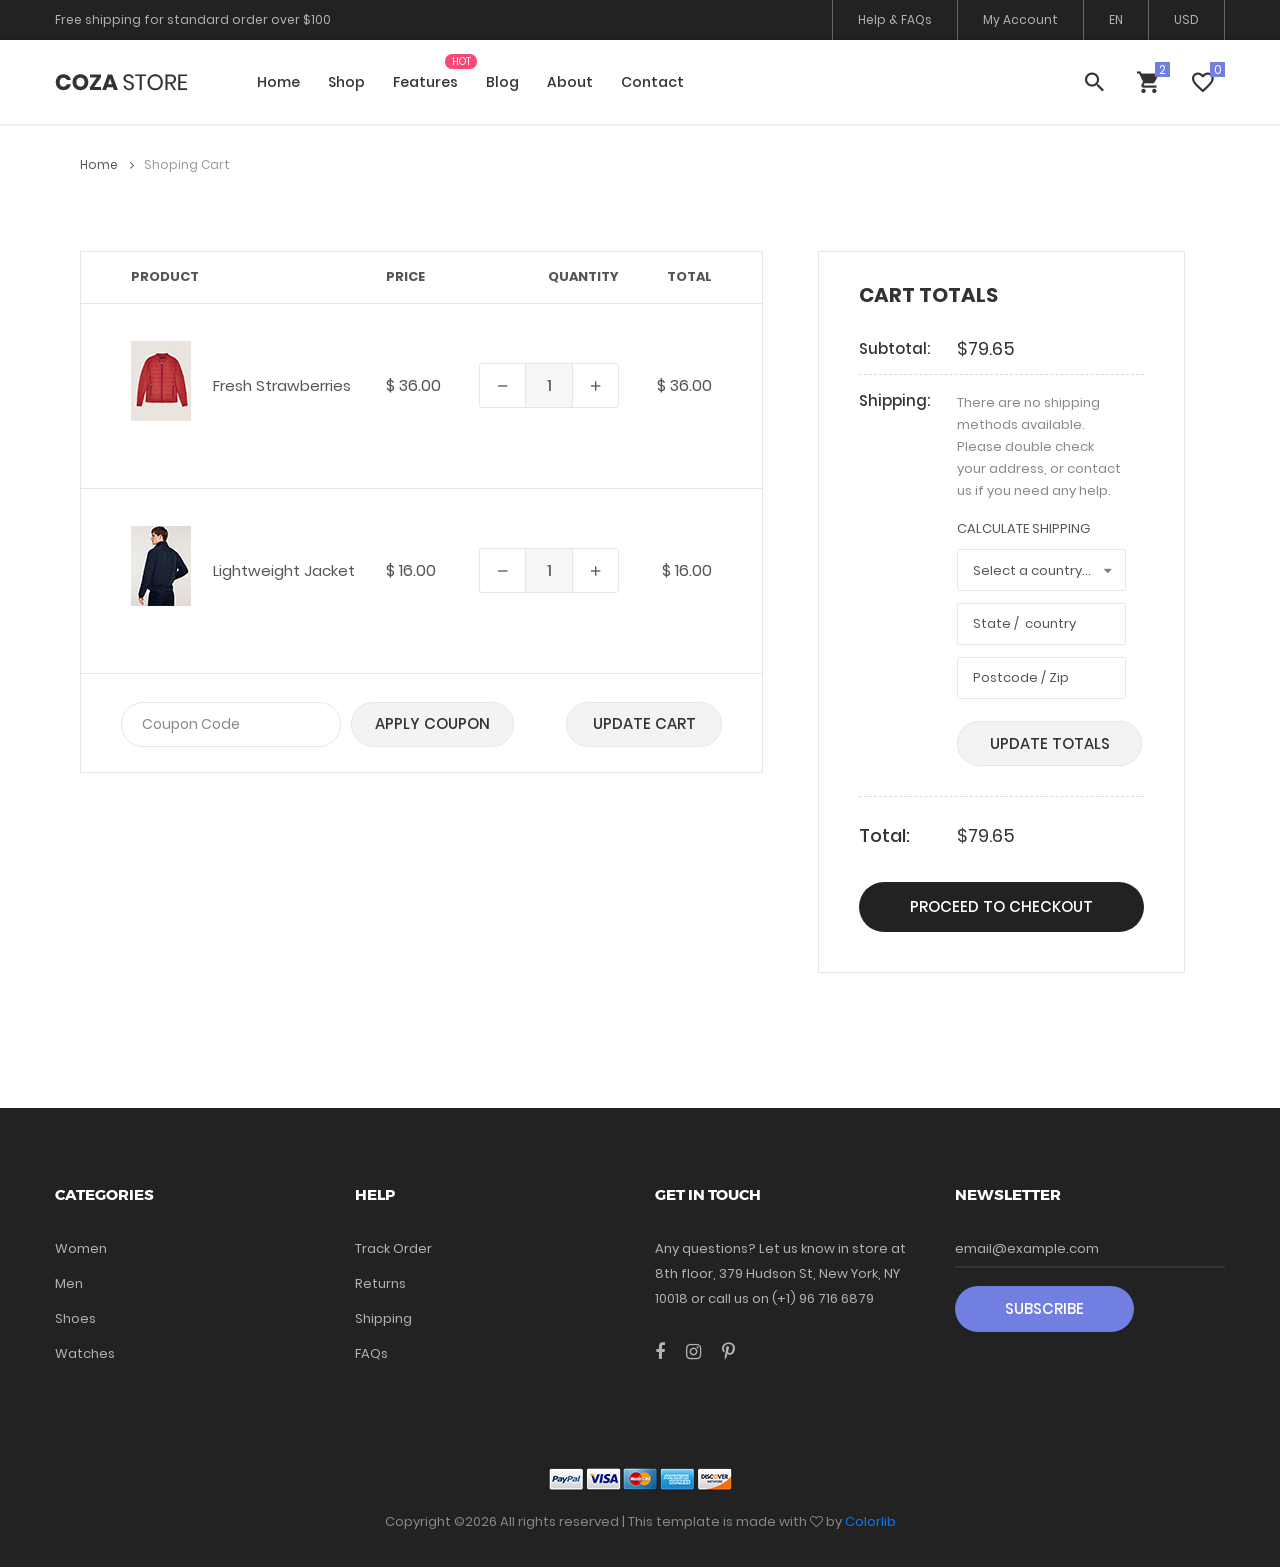
<file: 1.TEMPLATES/cozastore/cozastore/shoping-cart.html>
<!DOCTYPE html>
<html lang="en">
<head>
	<title>Shoping Cart</title>
	<meta charset="UTF-8">
	<meta name="viewport" content="width=device-width, initial-scale=1">
<!--===============================================================================================-->	
	<link rel="icon" type="image/png" href="images/icons/favicon.png"/>
<!--===============================================================================================-->
	<link rel="stylesheet" type="text/css" href="vendor/bootstrap/css/bootstrap.min.css">
<!--===============================================================================================-->
	<link rel="stylesheet" type="text/css" href="fonts/font-awesome-4.7.0/css/font-awesome.min.css">
<!--===============================================================================================-->
	<link rel="stylesheet" type="text/css" href="fonts/iconic/css/material-design-iconic-font.min.css">
<!--===============================================================================================-->
	<link rel="stylesheet" type="text/css" href="fonts/linearicons-v1.0.0/icon-font.min.css">
<!--===============================================================================================-->
	<link rel="stylesheet" type="text/css" href="vendor/animate/animate.css">
<!--===============================================================================================-->	
	<link rel="stylesheet" type="text/css" href="vendor/css-hamburgers/hamburgers.min.css">
<!--===============================================================================================-->
	<link rel="stylesheet" type="text/css" href="vendor/animsition/css/animsition.min.css">
<!--===============================================================================================-->
	<link rel="stylesheet" type="text/css" href="vendor/select2/select2.min.css">
<!--===============================================================================================-->
	<link rel="stylesheet" type="text/css" href="vendor/perfect-scrollbar/perfect-scrollbar.css">
<!--===============================================================================================-->
	<link rel="stylesheet" type="text/css" href="css/util.css">
	<link rel="stylesheet" type="text/css" href="css/main.css">
<!--===============================================================================================-->
</head>
<body class="animsition">
	
	<!-- Header -->
	<header class="header-v4">
		<!-- Header desktop -->
		<div class="container-menu-desktop">
			<!-- Topbar -->
			<div class="top-bar">
				<div class="content-topbar flex-sb-m h-full container">
					<div class="left-top-bar">
						Free shipping for standard order over $100
					</div>

					<div class="right-top-bar flex-w h-full">
						<a href="#" class="flex-c-m trans-04 p-lr-25">
							Help & FAQs
						</a>

						<a href="#" class="flex-c-m trans-04 p-lr-25">
							My Account
						</a>

						<a href="#" class="flex-c-m trans-04 p-lr-25">
							EN
						</a>

						<a href="#" class="flex-c-m trans-04 p-lr-25">
							USD
						</a>
					</div>
				</div>
			</div>

			<div class="wrap-menu-desktop how-shadow1">
				<nav class="limiter-menu-desktop container">
					
					<!-- Logo desktop -->		
					<a href="#" class="logo">
						<img src="images/icons/logo-01.png" alt="IMG-LOGO">
					</a>

					<!-- Menu desktop -->
					<div class="menu-desktop">
						<ul class="main-menu">
							<li>
								<a href="index.html">Home</a>
								<ul class="sub-menu">
									<li><a href="index.html">Homepage 1</a></li>
									<li><a href="home-02.html">Homepage 2</a></li>
									<li><a href="home-03.html">Homepage 3</a></li>
								</ul>
							</li>

							<li>
								<a href="product.html">Shop</a>
							</li>

							<li class="label1" data-label1="hot">
								<a href="shoping-cart.html">Features</a>
							</li>

							<li>
								<a href="blog.html">Blog</a>
							</li>

							<li>
								<a href="about.html">About</a>
							</li>

							<li>
								<a href="contact.html">Contact</a>
							</li>
						</ul>
					</div>	

					<!-- Icon header -->
					<div class="wrap-icon-header flex-w flex-r-m">
						<div class="icon-header-item cl2 hov-cl1 trans-04 p-l-22 p-r-11 js-show-modal-search">
							<i class="zmdi zmdi-search"></i>
						</div>

						<div class="icon-header-item cl2 hov-cl1 trans-04 p-l-22 p-r-11 icon-header-noti js-show-cart" data-notify="2">
							<i class="zmdi zmdi-shopping-cart"></i>
						</div>

						<a href="#" class="icon-header-item cl2 hov-cl1 trans-04 p-l-22 p-r-11 icon-header-noti" data-notify="0">
							<i class="zmdi zmdi-favorite-outline"></i>
						</a>
					</div>
				</nav>
			</div>	
		</div>

		<!-- Header Mobile -->
		<div class="wrap-header-mobile">
			<!-- Logo moblie -->		
			<div class="logo-mobile">
				<a href="index.html"><img src="images/icons/logo-01.png" alt="IMG-LOGO"></a>
			</div>

			<!-- Icon header -->
			<div class="wrap-icon-header flex-w flex-r-m m-r-15">
				<div class="icon-header-item cl2 hov-cl1 trans-04 p-r-11 js-show-modal-search">
					<i class="zmdi zmdi-search"></i>
				</div>

				<div class="icon-header-item cl2 hov-cl1 trans-04 p-r-11 p-l-10 icon-header-noti js-show-cart" data-notify="2">
					<i class="zmdi zmdi-shopping-cart"></i>
				</div>

				<a href="#" class="dis-block icon-header-item cl2 hov-cl1 trans-04 p-r-11 p-l-10 icon-header-noti" data-notify="0">
					<i class="zmdi zmdi-favorite-outline"></i>
				</a>
			</div>

			<!-- Button show menu -->
			<div class="btn-show-menu-mobile hamburger hamburger--squeeze">
				<span class="hamburger-box">
					<span class="hamburger-inner"></span>
				</span>
			</div>
		</div>


		<!-- Menu Mobile -->
		<div class="menu-mobile">
			<ul class="topbar-mobile">
				<li>
					<div class="left-top-bar">
						Free shipping for standard order over $100
					</div>
				</li>

				<li>
					<div class="right-top-bar flex-w h-full">
						<a href="#" class="flex-c-m p-lr-10 trans-04">
							Help & FAQs
						</a>

						<a href="#" class="flex-c-m p-lr-10 trans-04">
							My Account
						</a>

						<a href="#" class="flex-c-m p-lr-10 trans-04">
							EN
						</a>

						<a href="#" class="flex-c-m p-lr-10 trans-04">
							USD
						</a>
					</div>
				</li>
			</ul>

			<ul class="main-menu-m">
				<li>
					<a href="index.html">Home</a>
					<ul class="sub-menu-m">
						<li><a href="index.html">Homepage 1</a></li>
						<li><a href="home-02.html">Homepage 2</a></li>
						<li><a href="home-03.html">Homepage 3</a></li>
					</ul>
					<span class="arrow-main-menu-m">
						<i class="fa fa-angle-right" aria-hidden="true"></i>
					</span>
				</li>

				<li>
					<a href="product.html">Shop</a>
				</li>

				<li>
					<a href="shoping-cart.html" class="label1 rs1" data-label1="hot">Features</a>
				</li>

				<li>
					<a href="blog.html">Blog</a>
				</li>

				<li>
					<a href="about.html">About</a>
				</li>

				<li>
					<a href="contact.html">Contact</a>
				</li>
			</ul>
		</div>

		<!-- Modal Search -->
		<div class="modal-search-header flex-c-m trans-04 js-hide-modal-search">
			<div class="container-search-header">
				<button class="flex-c-m btn-hide-modal-search trans-04 js-hide-modal-search">
					<img src="images/icons/icon-close2.png" alt="CLOSE">
				</button>

				<form class="wrap-search-header flex-w p-l-15">
					<button class="flex-c-m trans-04">
						<i class="zmdi zmdi-search"></i>
					</button>
					<input class="plh3" type="text" name="search" placeholder="Search...">
				</form>
			</div>
		</div>
	</header>

	<!-- Cart -->
	<div class="wrap-header-cart js-panel-cart">
		<div class="s-full js-hide-cart"></div>

		<div class="header-cart flex-col-l p-l-65 p-r-25">
			<div class="header-cart-title flex-w flex-sb-m p-b-8">
				<span class="mtext-103 cl2">
					Your Cart
				</span>

				<div class="fs-35 lh-10 cl2 p-lr-5 pointer hov-cl1 trans-04 js-hide-cart">
					<i class="zmdi zmdi-close"></i>
				</div>
			</div>
			
			<div class="header-cart-content flex-w js-pscroll">
				<ul class="header-cart-wrapitem w-full">
					<li class="header-cart-item flex-w flex-t m-b-12">
						<div class="header-cart-item-img">
							<img src="images/item-cart-01.jpg" alt="IMG">
						</div>

						<div class="header-cart-item-txt p-t-8">
							<a href="#" class="header-cart-item-name m-b-18 hov-cl1 trans-04">
								White Shirt Pleat
							</a>

							<span class="header-cart-item-info">
								1 x $19.00
							</span>
						</div>
					</li>

					<li class="header-cart-item flex-w flex-t m-b-12">
						<div class="header-cart-item-img">
							<img src="images/item-cart-02.jpg" alt="IMG">
						</div>

						<div class="header-cart-item-txt p-t-8">
							<a href="#" class="header-cart-item-name m-b-18 hov-cl1 trans-04">
								Converse All Star
							</a>

							<span class="header-cart-item-info">
								1 x $39.00
							</span>
						</div>
					</li>

					<li class="header-cart-item flex-w flex-t m-b-12">
						<div class="header-cart-item-img">
							<img src="images/item-cart-03.jpg" alt="IMG">
						</div>

						<div class="header-cart-item-txt p-t-8">
							<a href="#" class="header-cart-item-name m-b-18 hov-cl1 trans-04">
								Nixon Porter Leather
							</a>

							<span class="header-cart-item-info">
								1 x $17.00
							</span>
						</div>
					</li>
				</ul>
				
				<div class="w-full">
					<div class="header-cart-total w-full p-tb-40">
						Total: $75.00
					</div>

					<div class="header-cart-buttons flex-w w-full">
						<a href="shoping-cart.html" class="flex-c-m stext-101 cl0 size-107 bg3 bor2 hov-btn3 p-lr-15 trans-04 m-r-8 m-b-10">
							View Cart
						</a>

						<a href="shoping-cart.html" class="flex-c-m stext-101 cl0 size-107 bg3 bor2 hov-btn3 p-lr-15 trans-04 m-b-10">
							Check Out
						</a>
					</div>
				</div>
			</div>
		</div>
	</div>


	<!-- breadcrumb -->
	<div class="container">
		<div class="bread-crumb flex-w p-l-25 p-r-15 p-t-30 p-lr-0-lg">
			<a href="index.html" class="stext-109 cl8 hov-cl1 trans-04">
				Home
				<i class="fa fa-angle-right m-l-9 m-r-10" aria-hidden="true"></i>
			</a>

			<span class="stext-109 cl4">
				Shoping Cart
			</span>
		</div>
	</div>
		

	<!-- Shoping Cart -->
	<form class="bg0 p-t-75 p-b-85">
		<div class="container">
			<div class="row">
				<div class="col-lg-10 col-xl-7 m-lr-auto m-b-50">
					<div class="m-l-25 m-r--38 m-lr-0-xl">
						<div class="wrap-table-shopping-cart">
							<table class="table-shopping-cart">
								<tr class="table_head">
									<th class="column-1">Product</th>
									<th class="column-2"></th>
									<th class="column-3">Price</th>
									<th class="column-4">Quantity</th>
									<th class="column-5">Total</th>
								</tr>

								<tr class="table_row">
									<td class="column-1">
										<div class="how-itemcart1">
											<img src="images/item-cart-04.jpg" alt="IMG">
										</div>
									</td>
									<td class="column-2">Fresh Strawberries</td>
									<td class="column-3">$ 36.00</td>
									<td class="column-4">
										<div class="wrap-num-product flex-w m-l-auto m-r-0">
											<div class="btn-num-product-down cl8 hov-btn3 trans-04 flex-c-m">
												<i class="fs-16 zmdi zmdi-minus"></i>
											</div>

											<input class="mtext-104 cl3 txt-center num-product" type="number" name="num-product1" value="1">

											<div class="btn-num-product-up cl8 hov-btn3 trans-04 flex-c-m">
												<i class="fs-16 zmdi zmdi-plus"></i>
											</div>
										</div>
									</td>
									<td class="column-5">$ 36.00</td>
								</tr>

								<tr class="table_row">
									<td class="column-1">
										<div class="how-itemcart1">
											<img src="images/item-cart-05.jpg" alt="IMG">
										</div>
									</td>
									<td class="column-2">Lightweight Jacket</td>
									<td class="column-3">$ 16.00</td>
									<td class="column-4">
										<div class="wrap-num-product flex-w m-l-auto m-r-0">
											<div class="btn-num-product-down cl8 hov-btn3 trans-04 flex-c-m">
												<i class="fs-16 zmdi zmdi-minus"></i>
											</div>

											<input class="mtext-104 cl3 txt-center num-product" type="number" name="num-product2" value="1">

											<div class="btn-num-product-up cl8 hov-btn3 trans-04 flex-c-m">
												<i class="fs-16 zmdi zmdi-plus"></i>
											</div>
										</div>
									</td>
									<td class="column-5">$ 16.00</td>
								</tr>
							</table>
						</div>

						<div class="flex-w flex-sb-m bor15 p-t-18 p-b-15 p-lr-40 p-lr-15-sm">
							<div class="flex-w flex-m m-r-20 m-tb-5">
								<input class="stext-104 cl2 plh4 size-117 bor13 p-lr-20 m-r-10 m-tb-5" type="text" name="coupon" placeholder="Coupon Code">
									
								<div class="flex-c-m stext-101 cl2 size-118 bg8 bor13 hov-btn3 p-lr-15 trans-04 pointer m-tb-5">
									Apply coupon
								</div>
							</div>

							<div class="flex-c-m stext-101 cl2 size-119 bg8 bor13 hov-btn3 p-lr-15 trans-04 pointer m-tb-10">
								Update Cart
							</div>
						</div>
					</div>
				</div>

				<div class="col-sm-10 col-lg-7 col-xl-5 m-lr-auto m-b-50">
					<div class="bor10 p-lr-40 p-t-30 p-b-40 m-l-63 m-r-40 m-lr-0-xl p-lr-15-sm">
						<h4 class="mtext-109 cl2 p-b-30">
							Cart Totals
						</h4>

						<div class="flex-w flex-t bor12 p-b-13">
							<div class="size-208">
								<span class="stext-110 cl2">
									Subtotal:
								</span>
							</div>

							<div class="size-209">
								<span class="mtext-110 cl2">
									$79.65
								</span>
							</div>
						</div>

						<div class="flex-w flex-t bor12 p-t-15 p-b-30">
							<div class="size-208 w-full-ssm">
								<span class="stext-110 cl2">
									Shipping:
								</span>
							</div>

							<div class="size-209 p-r-18 p-r-0-sm w-full-ssm">
								<p class="stext-111 cl6 p-t-2">
									There are no shipping methods available. Please double check your address, or contact us if you need any help.
								</p>
								
								<div class="p-t-15">
									<span class="stext-112 cl8">
										Calculate Shipping
									</span>

									<div class="rs1-select2 rs2-select2 bor8 bg0 m-b-12 m-t-9">
										<select class="js-select2" name="time">
											<option>Select a country...</option>
											<option>USA</option>
											<option>UK</option>
										</select>
										<div class="dropDownSelect2"></div>
									</div>

									<div class="bor8 bg0 m-b-12">
										<input class="stext-111 cl8 plh3 size-111 p-lr-15" type="text" name="state" placeholder="State /  country">
									</div>

									<div class="bor8 bg0 m-b-22">
										<input class="stext-111 cl8 plh3 size-111 p-lr-15" type="text" name="postcode" placeholder="Postcode / Zip">
									</div>
									
									<div class="flex-w">
										<div class="flex-c-m stext-101 cl2 size-115 bg8 bor13 hov-btn3 p-lr-15 trans-04 pointer">
											Update Totals
										</div>
									</div>
										
								</div>
							</div>
						</div>

						<div class="flex-w flex-t p-t-27 p-b-33">
							<div class="size-208">
								<span class="mtext-101 cl2">
									Total:
								</span>
							</div>

							<div class="size-209 p-t-1">
								<span class="mtext-110 cl2">
									$79.65
								</span>
							</div>
						</div>

						<button class="flex-c-m stext-101 cl0 size-116 bg3 bor14 hov-btn3 p-lr-15 trans-04 pointer">
							Proceed to Checkout
						</button>
					</div>
				</div>
			</div>
		</div>
	</form>
		
	
		

	<!-- Footer -->
	<footer class="bg3 p-t-75 p-b-32">
		<div class="container">
			<div class="row">
				<div class="col-sm-6 col-lg-3 p-b-50">
					<h4 class="stext-301 cl0 p-b-30">
						Categories
					</h4>

					<ul>
						<li class="p-b-10">
							<a href="#" class="stext-107 cl7 hov-cl1 trans-04">
								Women
							</a>
						</li>

						<li class="p-b-10">
							<a href="#" class="stext-107 cl7 hov-cl1 trans-04">
								Men
							</a>
						</li>

						<li class="p-b-10">
							<a href="#" class="stext-107 cl7 hov-cl1 trans-04">
								Shoes
							</a>
						</li>

						<li class="p-b-10">
							<a href="#" class="stext-107 cl7 hov-cl1 trans-04">
								Watches
							</a>
						</li>
					</ul>
				</div>

				<div class="col-sm-6 col-lg-3 p-b-50">
					<h4 class="stext-301 cl0 p-b-30">
						Help
					</h4>

					<ul>
						<li class="p-b-10">
							<a href="#" class="stext-107 cl7 hov-cl1 trans-04">
								Track Order
							</a>
						</li>

						<li class="p-b-10">
							<a href="#" class="stext-107 cl7 hov-cl1 trans-04">
								Returns 
							</a>
						</li>

						<li class="p-b-10">
							<a href="#" class="stext-107 cl7 hov-cl1 trans-04">
								Shipping
							</a>
						</li>

						<li class="p-b-10">
							<a href="#" class="stext-107 cl7 hov-cl1 trans-04">
								FAQs
							</a>
						</li>
					</ul>
				</div>

				<div class="col-sm-6 col-lg-3 p-b-50">
					<h4 class="stext-301 cl0 p-b-30">
						GET IN TOUCH
					</h4>

					<p class="stext-107 cl7 size-201">
						Any questions? Let us know in store at 8th floor, 379 Hudson St, New York, NY 10018 or call us on (+1) 96 716 6879
					</p>

					<div class="p-t-27">
						<a href="#" class="fs-18 cl7 hov-cl1 trans-04 m-r-16">
							<i class="fa fa-facebook"></i>
						</a>

						<a href="#" class="fs-18 cl7 hov-cl1 trans-04 m-r-16">
							<i class="fa fa-instagram"></i>
						</a>

						<a href="#" class="fs-18 cl7 hov-cl1 trans-04 m-r-16">
							<i class="fa fa-pinterest-p"></i>
						</a>
					</div>
				</div>

				<div class="col-sm-6 col-lg-3 p-b-50">
					<h4 class="stext-301 cl0 p-b-30">
						Newsletter
					</h4>

					<form>
						<div class="wrap-input1 w-full p-b-4">
							<input class="input1 bg-none plh1 stext-107 cl7" type="text" name="email" placeholder="email@example.com">
							<div class="focus-input1 trans-04"></div>
						</div>

						<div class="p-t-18">
							<button class="flex-c-m stext-101 cl0 size-103 bg1 bor1 hov-btn2 p-lr-15 trans-04">
								Subscribe
							</button>
						</div>
					</form>
				</div>
			</div>

			<div class="p-t-40">
				<div class="flex-c-m flex-w p-b-18">
					<a href="#" class="m-all-1">
						<img src="images/icons/icon-pay-01.png" alt="ICON-PAY">
					</a>

					<a href="#" class="m-all-1">
						<img src="images/icons/icon-pay-02.png" alt="ICON-PAY">
					</a>

					<a href="#" class="m-all-1">
						<img src="images/icons/icon-pay-03.png" alt="ICON-PAY">
					</a>

					<a href="#" class="m-all-1">
						<img src="images/icons/icon-pay-04.png" alt="ICON-PAY">
					</a>

					<a href="#" class="m-all-1">
						<img src="images/icons/icon-pay-05.png" alt="ICON-PAY">
					</a>
				</div>

				<p class="stext-107 cl6 txt-center">
					<!-- Link back to Colorlib can't be removed. Template is licensed under CC BY 3.0. -->
Copyright &copy;<script>document.write(new Date().getFullYear());</script> All rights reserved | This template is made with <i class="fa fa-heart-o" aria-hidden="true"></i> by <a href="https://colorlib.com" target="_blank">Colorlib</a>
<!-- Link back to Colorlib can't be removed. Template is licensed under CC BY 3.0. -->

				</p>
			</div>
		</div>
	</footer>


	<!-- Back to top -->
	<div class="btn-back-to-top" id="myBtn">
		<span class="symbol-btn-back-to-top">
			<i class="zmdi zmdi-chevron-up"></i>
		</span>
	</div>

<!--===============================================================================================-->	
	<script src="vendor/jquery/jquery-3.2.1.min.js"></script>
<!--===============================================================================================-->
	<script src="vendor/animsition/js/animsition.min.js"></script>
<!--===============================================================================================-->
	<script src="vendor/bootstrap/js/popper.js"></script>
	<script src="vendor/bootstrap/js/bootstrap.min.js"></script>
<!--===============================================================================================-->
	<script src="vendor/select2/select2.min.js"></script>
	<script>
		$(".js-select2").each(function(){
			$(this).select2({
				minimumResultsForSearch: 20,
				dropdownParent: $(this).next('.dropDownSelect2')
			});
		})
	</script>
<!--===============================================================================================-->
	<script src="vendor/MagnificPopup/jquery.magnific-popup.min.js"></script>
<!--===============================================================================================-->
	<script src="vendor/perfect-scrollbar/perfect-scrollbar.min.js"></script>
	<script>
		$('.js-pscroll').each(function(){
			$(this).css('position','relative');
			$(this).css('overflow','hidden');
			var ps = new PerfectScrollbar(this, {
				wheelSpeed: 1,
				scrollingThreshold: 1000,
				wheelPropagation: false,
			});

			$(window).on('resize', function(){
				ps.update();
			})
		});
	</script>
<!--===============================================================================================-->
	<script src="js/main.js"></script>

</body>
</html>
</file>
<file: CRM Cablenet/styles.css>
body {
  display: flex;
  justify-content: center;
  align-items: center;
  height: 100vh;
  margin: 0;
  background-color: #f2e94f;
  font-family: Arial, sans-serif;
}

.login-container {
  background-color: #fff;
  border-radius: 8px;
  box-shadow: 0 4px 8px rgba(0, 0, 0, 0.1);
  padding: 40px;
  width: 300px;
  text-align: center;
}

.login-container h2 {
  margin-bottom: 20px;
  color: #e34d34;
}

.login-container input {
  width: 100%;
  padding: 10px;
  margin: 10px 0;
  border: 1px solid #e34d34;
  border-radius: 4px;
}

.login-container button {
  background-color: #e34d34;
  color: #fff;
  border: none;
  border-radius: 4px;
  padding: 10px;
  width: 100%;
  cursor: pointer;
  font-size: 16px;
}

.login-container button:hover {
  background-color: #cc3e2d;
}

.login-container .camp2fa {
  margin-top: 20px;
  font-size: 14px;
  color: #333;
}
</file>
<file: 1.TEMPLATES/cozastore/cozastore/vendor/daterangepicker/daterangepicker.css>
.daterangepicker {
  position: absolute;
  color: inherit;
  background-color: #fff;
  border-radius: 4px;
  width: 278px;
  padding: 4px;
  margin-top: 1px;
  top: 100px;
  left: 20px;
  /* Calendars */ }
  .daterangepicker:before, .daterangepicker:after {
    position: absolute;
    display: inline-block;
    border-bottom-color: rgba(0, 0, 0, 0.2);
    content: ''; }
  .daterangepicker:before {
    top: -7px;
    border-right: 7px solid transparent;
    border-left: 7px solid transparent;
    border-bottom: 7px solid #ccc; }
  .daterangepicker:after {
    top: -6px;
    border-right: 6px solid transparent;
    border-bottom: 6px solid #fff;
    border-left: 6px solid transparent; }
  .daterangepicker.opensleft:before {
    right: 9px; }
  .daterangepicker.opensleft:after {
    right: 10px; }
  .daterangepicker.openscenter:before {
    left: 0;
    right: 0;
    width: 0;
    margin-left: auto;
    margin-right: auto; }
  .daterangepicker.openscenter:after {
    left: 0;
    right: 0;
    width: 0;
    margin-left: auto;
    margin-right: auto; }
  .daterangepicker.opensright:before {
    left: 9px; }
  .daterangepicker.opensright:after {
    left: 10px; }
  .daterangepicker.dropup {
    margin-top: -5px; }
    .daterangepicker.dropup:before {
      top: initial;
      bottom: -7px;
      border-bottom: initial;
      border-top: 7px solid #ccc; }
    .daterangepicker.dropup:after {
      top: initial;
      bottom: -6px;
      border-bottom: initial;
      border-top: 6px solid #fff; }
  .daterangepicker.dropdown-menu {
    max-width: none;
    z-index: 3001; }
  .daterangepicker.single .ranges, .daterangepicker.single .calendar {
    float: none; }
  .daterangepicker.show-calendar .calendar {
    display: block; }
  .daterangepicker .calendar {
    display: none;
    max-width: 270px;
    margin: 4px; }
    .daterangepicker .calendar.single .calendar-table {
      border: none; }
    .daterangepicker .calendar th, .daterangepicker .calendar td {
      white-space: nowrap;
      text-align: center;
      min-width: 32px; }
  .daterangepicker .calendar-table {
    border: 1px solid #fff;
    padding: 4px;
    border-radius: 4px;
    background-color: #fff; }
  .daterangepicker table {
    width: 100%;
    margin: 0; }
  .daterangepicker td, .daterangepicker th {
    text-align: center;
    width: 20px;
    height: 20px;
    border-radius: 4px;
    border: 1px solid transparent;
    white-space: nowrap;
    cursor: pointer; }
    .daterangepicker td.available:hover, .daterangepicker th.available:hover {
      background-color: #eee;
      border-color: transparent;
      color: inherit; }
    .daterangepicker td.week, .daterangepicker th.week {
      font-size: 80%;
      color: #ccc; }
  .daterangepicker td.off, .daterangepicker td.off.in-range, .daterangepicker td.off.start-date, .daterangepicker td.off.end-date {
    background-color: #fff;
    border-color: transparent;
    color: #999; }
  .daterangepicker td.in-range {
    background-color: #ebf4f8;
    border-color: transparent;
    color: #000;
    border-radius: 0; }
  .daterangepicker td.start-date {
    border-radius: 4px 0 0 4px; }
  .daterangepicker td.end-date {
    border-radius: 0 4px 4px 0; }
  .daterangepicker td.start-date.end-date {
    border-radius: 4px; }
  .daterangepicker td.active, .daterangepicker td.active:hover {
    background-color: #357ebd;
    border-color: transparent;
    color: #fff; }
  .daterangepicker th.month {
    width: auto; }
  .daterangepicker td.disabled, .daterangepicker option.disabled {
    color: #999;
    cursor: not-allowed;
    text-decoration: line-through; }
  .daterangepicker select.monthselect, .daterangepicker select.yearselect {
    font-size: 12px;
    padding: 1px;
    height: auto;
    margin: 0;
    cursor: default; }
  .daterangepicker select.monthselect {
    margin-right: 2%;
    width: 56%; }
  .daterangepicker select.yearselect {
    width: 40%; }
  .daterangepicker select.hourselect, .daterangepicker select.minuteselect, .daterangepicker select.secondselect, .daterangepicker select.ampmselect {
    width: 50px;
    margin-bottom: 0; }
  .daterangepicker .input-mini {
    border: 1px solid #ccc;
    border-radius: 4px;
    color: #555;
    height: 30px;
    line-height: 30px;
    display: block;
    vertical-align: middle;
    margin: 0 0 5px 0;
    padding: 0 6px 0 28px;
    width: 100%; }
    .daterangepicker .input-mini.active {
      border: 1px solid #08c;
      border-radius: 4px; }
  .daterangepicker .daterangepicker_input {
    position: relative; }
    .daterangepicker .daterangepicker_input i {
      position: absolute;
      left: 8px;
      top: 8px; }
  .daterangepicker.rtl .input-mini {
    padding-right: 28px;
    padding-left: 6px; }
  .daterangepicker.rtl .daterangepicker_input i {
    left: auto;
    right: 8px; }
  .daterangepicker .calendar-time {
    text-align: center;
    margin: 5px auto;
    line-height: 30px;
    position: relative;
    padding-left: 28px; }
    .daterangepicker .calendar-time select.disabled {
      color: #ccc;
      cursor: not-allowed; }

.ranges {
  font-size: 11px;
  float: none;
  margin: 4px;
  text-align: left; }
  .ranges ul {
    list-style: none;
    margin: 0 auto;
    padding: 0;
    width: 100%; }
  .ranges li {
    font-size: 13px;
    background-color: #f5f5f5;
    border: 1px solid #f5f5f5;
    border-radius: 4px;
    color: #08c;
    padding: 3px 12px;
    margin-bottom: 8px;
    cursor: pointer; }
    .ranges li:hover {
      background-color: #08c;
      border: 1px solid #08c;
      color: #fff; }
    .ranges li.active {
      background-color: #08c;
      border: 1px solid #08c;
      color: #fff; }

/*  Larger Screen Styling */
@media (min-width: 564px) {
  .daterangepicker {
    width: auto; }
    .daterangepicker .ranges ul {
      width: 160px; }
    .daterangepicker.single .ranges ul {
      width: 100%; }
    .daterangepicker.single .calendar.left {
      clear: none; }
    .daterangepicker.single.ltr .ranges, .daterangepicker.single.ltr .calendar {
      float: left; }
    .daterangepicker.single.rtl .ranges, .daterangepicker.single.rtl .calendar {
      float: right; }
    .daterangepicker.ltr {
      direction: ltr;
      text-align: left; }
      .daterangepicker.ltr .calendar.left {
        clear: left;
        margin-right: 0; }
        .daterangepicker.ltr .calendar.left .calendar-table {
          border-right: none;
          border-top-right-radius: 0;
          border-bottom-right-radius: 0; }
      .daterangepicker.ltr .calendar.right {
        margin-left: 0; }
        .daterangepicker.ltr .calendar.right .calendar-table {
          border-left: none;
          border-top-left-radius: 0;
          border-bottom-left-radius: 0; }
      .daterangepicker.ltr .left .daterangepicker_input {
        padding-right: 12px; }
      .daterangepicker.ltr .calendar.left .calendar-table {
        padding-right: 12px; }
      .daterangepicker.ltr .ranges, .daterangepicker.ltr .calendar {
        float: left; }
    .daterangepicker.rtl {
      direction: rtl;
      text-align: right; }
      .daterangepicker.rtl .calendar.left {
        clear: right;
        margin-left: 0; }
        .daterangepicker.rtl .calendar.left .calendar-table {
          border-left: none;
          border-top-left-radius: 0;
          border-bottom-left-radius: 0; }
      .daterangepicker.rtl .calendar.right {
        margin-right: 0; }
        .daterangepicker.rtl .calendar.right .calendar-table {
          border-right: none;
          border-top-right-radius: 0;
          border-bottom-right-radius: 0; }
      .daterangepicker.rtl .left .daterangepicker_input {
        padding-left: 12px; }
      .daterangepicker.rtl .calendar.left .calendar-table {
        padding-left: 12px; }
      .daterangepicker.rtl .ranges, .daterangepicker.rtl .calendar {
        text-align: right;
        float: right; } }
@media (min-width: 730px) {
  .daterangepicker .ranges {
    width: auto; }
  .daterangepicker.ltr .ranges {
    float: left; }
  .daterangepicker.rtl .ranges {
    float: right; }
  .daterangepicker .calendar.left {
    clear: none !important; } }
</file>
<file: 1.TEMPLATES/cozastore/cozastore/vendor/perfect-scrollbar/perfect-scrollbar.css>
/*
 * Container style
 */
.ps {
  overflow: hidden !important;
  overflow-anchor: none;
  -ms-overflow-style: none;
  touch-action: auto;
  -ms-touch-action: auto;
}

/*
 * Scrollbar rail styles
 */
.ps__rail-x {
  display: none;
  opacity: 0;
  transition: background-color .2s linear, opacity .2s linear;
  -webkit-transition: background-color .2s linear, opacity .2s linear;
  height: 15px;
  /* there must be 'bottom' or 'top' for ps__rail-x */
  bottom: 0px;
  /* please don't change 'position' */
  position: absolute;
}

.ps__rail-y {
  display: none;
  opacity: 0;
  transition: background-color .2s linear, opacity .2s linear;
  -webkit-transition: background-color .2s linear, opacity .2s linear;
  width: 15px;
  /* there must be 'right' or 'left' for ps__rail-y */
  right: 0;
  /* please don't change 'position' */
  position: absolute;
}

.ps--active-x > .ps__rail-x,
.ps--active-y > .ps__rail-y {
  display: block;
  background-color: transparent;
}

.ps:hover > .ps__rail-x,
.ps:hover > .ps__rail-y,
.ps--focus > .ps__rail-x,
.ps--focus > .ps__rail-y,
.ps--scrolling-x > .ps__rail-x,
.ps--scrolling-y > .ps__rail-y {
  opacity: 0.6;
}

.ps__rail-x:hover,
.ps__rail-y:hover,
.ps__rail-x:focus,
.ps__rail-y:focus {
  background-color: #eee;
  opacity: 0.9;
}

/*
 * Scrollbar thumb styles
 */
.ps__thumb-x {
  background-color: #aaa;
  border-radius: 6px;
  transition: background-color .2s linear, height .2s ease-in-out;
  -webkit-transition: background-color .2s linear, height .2s ease-in-out;
  height: 6px;
  /* there must be 'bottom' for ps__thumb-x */
  bottom: 2px;
  /* please don't change 'position' */
  position: absolute;
}

.ps__thumb-y {
  background-color: #aaa;
  border-radius: 6px;
  transition: background-color .2s linear, width .2s ease-in-out;
  -webkit-transition: background-color .2s linear, width .2s ease-in-out;
  width: 6px;
  /* there must be 'right' for ps__thumb-y */
  right: 2px;
  /* please don't change 'position' */
  position: absolute;
}

.ps__rail-x:hover > .ps__thumb-x,
.ps__rail-x:focus > .ps__thumb-x {
  background-color: #999;
  height: 11px;
}

.ps__rail-y:hover > .ps__thumb-y,
.ps__rail-y:focus > .ps__thumb-y {
  background-color: #999;
  width: 11px;
}

/* MS supports */
@supports (-ms-overflow-style: none) {
  .ps {
    overflow: auto !important;
  }
}

@media screen and (-ms-high-contrast: active), (-ms-high-contrast: none) {
  .ps {
    overflow: auto !important;
  }
}
</file>
<file: 1.TEMPLATES/cozastore/cozastore/css/util.css>
/*//////////////////////////////////////////////////////////////////
[ REBOOT ]*/
*, *:before, *:after {
	margin: 0px; 
	padding: 0px; 
	-webkit-box-sizing: border-box;
	-moz-box-sizing: border-box;
	box-sizing: border-box;
}

body, html {
	font-family: Arial, sans-serif;
	font-size: 15px;
	color: #666666;

	height: 100%;
	background-color: #fff;
	-webkit-box-sizing: border-box;
	-moz-box-sizing: border-box;
	box-sizing: border-box;
}

/*---------------------------------------------*/
a:focus {outline: none;}
a:hover {text-decoration: none;}

/*---------------------------------------------*/
h1,h2,h3,h4,h5,h6,p {margin: 0px;}

ul, li {
	margin: 0px;
	list-style-type: none;
}


/*---------------------------------------------*/
input, textarea, label {
	display: block;
	outline: none;
	border: none;
}

/*---------------------------------------------*/
button {
	outline: none;
	border: none;
	background: transparent;
	cursor: pointer;
}

button:focus {outline: none;}

iframe {border: none;}


/*//////////////////////////////////////////////////////////////////
[ FONT SIZE ]*/
.fs-1 {font-size: 1px;}
.fs-2 {font-size: 2px;}
.fs-3 {font-size: 3px;}
.fs-4 {font-size: 4px;}
.fs-5 {font-size: 5px;}
.fs-6 {font-size: 6px;}
.fs-7 {font-size: 7px;}
.fs-8 {font-size: 8px;}
.fs-9 {font-size: 9px;}
.fs-10 {font-size: 10px;}
.fs-11 {font-size: 11px;}
.fs-12 {font-size: 12px;}
.fs-13 {font-size: 13px;}
.fs-14 {font-size: 14px;}
.fs-15 {font-size: 15px;}
.fs-16 {font-size: 16px;}
.fs-17 {font-size: 17px;}
.fs-18 {font-size: 18px;}
.fs-19 {font-size: 19px;}
.fs-20 {font-size: 20px;}
.fs-21 {font-size: 21px;}
.fs-22 {font-size: 22px;}
.fs-23 {font-size: 23px;}
.fs-24 {font-size: 24px;}
.fs-25 {font-size: 25px;}
.fs-26 {font-size: 26px;}
.fs-27 {font-size: 27px;}
.fs-28 {font-size: 28px;}
.fs-29 {font-size: 29px;}
.fs-30 {font-size: 30px;}
.fs-31 {font-size: 31px;}
.fs-32 {font-size: 32px;}
.fs-33 {font-size: 33px;}
.fs-34 {font-size: 34px;}
.fs-35 {font-size: 35px;}
.fs-36 {font-size: 36px;}
.fs-37 {font-size: 37px;}
.fs-38 {font-size: 38px;}
.fs-39 {font-size: 39px;}
.fs-40 {font-size: 40px;}
.fs-41 {font-size: 41px;}
.fs-42 {font-size: 42px;}
.fs-43 {font-size: 43px;}
.fs-44 {font-size: 44px;}
.fs-45 {font-size: 45px;}
.fs-46 {font-size: 46px;}
.fs-47 {font-size: 47px;}
.fs-48 {font-size: 48px;}
.fs-49 {font-size: 49px;}
.fs-50 {font-size: 50px;}
.fs-51 {font-size: 51px;}
.fs-52 {font-size: 52px;}
.fs-53 {font-size: 53px;}
.fs-54 {font-size: 54px;}
.fs-55 {font-size: 55px;}
.fs-56 {font-size: 56px;}
.fs-57 {font-size: 57px;}
.fs-58 {font-size: 58px;}
.fs-59 {font-size: 59px;}
.fs-60 {font-size: 60px;}
.fs-61 {font-size: 61px;}
.fs-62 {font-size: 62px;}
.fs-63 {font-size: 63px;}
.fs-64 {font-size: 64px;}
.fs-65 {font-size: 65px;}
.fs-66 {font-size: 66px;}
.fs-67 {font-size: 67px;}
.fs-68 {font-size: 68px;}
.fs-69 {font-size: 69px;}
.fs-70 {font-size: 70px;}
.fs-71 {font-size: 71px;}
.fs-72 {font-size: 72px;}
.fs-73 {font-size: 73px;}
.fs-74 {font-size: 74px;}
.fs-75 {font-size: 75px;}
.fs-76 {font-size: 76px;}
.fs-77 {font-size: 77px;}
.fs-78 {font-size: 78px;}
.fs-79 {font-size: 79px;}
.fs-80 {font-size: 80px;}
.fs-81 {font-size: 81px;}
.fs-82 {font-size: 82px;}
.fs-83 {font-size: 83px;}
.fs-84 {font-size: 84px;}
.fs-85 {font-size: 85px;}
.fs-86 {font-size: 86px;}
.fs-87 {font-size: 87px;}
.fs-88 {font-size: 88px;}
.fs-89 {font-size: 89px;}
.fs-90 {font-size: 90px;}
.fs-91 {font-size: 91px;}
.fs-92 {font-size: 92px;}
.fs-93 {font-size: 93px;}
.fs-94 {font-size: 94px;}
.fs-95 {font-size: 95px;}
.fs-96 {font-size: 96px;}
.fs-97 {font-size: 97px;}
.fs-98 {font-size: 98px;}
.fs-99 {font-size: 99px;}
.fs-100 {font-size: 100px;}
.fs-101 {font-size: 101px;}
.fs-102 {font-size: 102px;}
.fs-103 {font-size: 103px;}
.fs-104 {font-size: 104px;}
.fs-105 {font-size: 105px;}
.fs-106 {font-size: 106px;}
.fs-107 {font-size: 107px;}
.fs-108 {font-size: 108px;}
.fs-109 {font-size: 109px;}
.fs-110 {font-size: 110px;}
.fs-111 {font-size: 111px;}
.fs-112 {font-size: 112px;}
.fs-113 {font-size: 113px;}
.fs-114 {font-size: 114px;}
.fs-115 {font-size: 115px;}
.fs-116 {font-size: 116px;}
.fs-117 {font-size: 117px;}
.fs-118 {font-size: 118px;}
.fs-119 {font-size: 119px;}
.fs-120 {font-size: 120px;}
.fs-121 {font-size: 121px;}
.fs-122 {font-size: 122px;}
.fs-123 {font-size: 123px;}
.fs-124 {font-size: 124px;}
.fs-125 {font-size: 125px;}
.fs-126 {font-size: 126px;}
.fs-127 {font-size: 127px;}
.fs-128 {font-size: 128px;}
.fs-129 {font-size: 129px;}
.fs-130 {font-size: 130px;}
.fs-131 {font-size: 131px;}
.fs-132 {font-size: 132px;}
.fs-133 {font-size: 133px;}
.fs-134 {font-size: 134px;}
.fs-135 {font-size: 135px;}
.fs-136 {font-size: 136px;}
.fs-137 {font-size: 137px;}
.fs-138 {font-size: 138px;}
.fs-139 {font-size: 139px;}
.fs-140 {font-size: 140px;}
.fs-141 {font-size: 141px;}
.fs-142 {font-size: 142px;}
.fs-143 {font-size: 143px;}
.fs-144 {font-size: 144px;}
.fs-145 {font-size: 145px;}
.fs-146 {font-size: 146px;}
.fs-147 {font-size: 147px;}
.fs-148 {font-size: 148px;}
.fs-149 {font-size: 149px;}
.fs-150 {font-size: 150px;}
.fs-151 {font-size: 151px;}
.fs-152 {font-size: 152px;}
.fs-153 {font-size: 153px;}
.fs-154 {font-size: 154px;}
.fs-155 {font-size: 155px;}
.fs-156 {font-size: 156px;}
.fs-157 {font-size: 157px;}
.fs-158 {font-size: 158px;}
.fs-159 {font-size: 159px;}
.fs-160 {font-size: 160px;}
.fs-161 {font-size: 161px;}
.fs-162 {font-size: 162px;}
.fs-163 {font-size: 163px;}
.fs-164 {font-size: 164px;}
.fs-165 {font-size: 165px;}
.fs-166 {font-size: 166px;}
.fs-167 {font-size: 167px;}
.fs-168 {font-size: 168px;}
.fs-169 {font-size: 169px;}
.fs-170 {font-size: 170px;}
.fs-171 {font-size: 171px;}
.fs-172 {font-size: 172px;}
.fs-173 {font-size: 173px;}
.fs-174 {font-size: 174px;}
.fs-175 {font-size: 175px;}
.fs-176 {font-size: 176px;}
.fs-177 {font-size: 177px;}
.fs-178 {font-size: 178px;}
.fs-179 {font-size: 179px;}
.fs-180 {font-size: 180px;}
.fs-181 {font-size: 181px;}
.fs-182 {font-size: 182px;}
.fs-183 {font-size: 183px;}
.fs-184 {font-size: 184px;}
.fs-185 {font-size: 185px;}
.fs-186 {font-size: 186px;}
.fs-187 {font-size: 187px;}
.fs-188 {font-size: 188px;}
.fs-189 {font-size: 189px;}
.fs-190 {font-size: 190px;}
.fs-191 {font-size: 191px;}
.fs-192 {font-size: 192px;}
.fs-193 {font-size: 193px;}
.fs-194 {font-size: 194px;}
.fs-195 {font-size: 195px;}
.fs-196 {font-size: 196px;}
.fs-197 {font-size: 197px;}
.fs-198 {font-size: 198px;}
.fs-199 {font-size: 199px;}
.fs-200 {font-size: 200px;}

/*//////////////////////////////////////////////////////////////////
[ PADDING ]*/
.p-t-0, .p-tb-0, .p-all-0 {padding-top: 0px;}
.p-t-1, .p-tb-1, .p-all-1 {padding-top: 1px;}
.p-t-2, .p-tb-2, .p-all-2 {padding-top: 2px;}
.p-t-3, .p-tb-3, .p-all-3 {padding-top: 3px;}
.p-t-4, .p-tb-4, .p-all-4 {padding-top: 4px;}
.p-t-5, .p-tb-5, .p-all-5 {padding-top: 5px;}
.p-t-6, .p-tb-6, .p-all-6 {padding-top: 6px;}
.p-t-7, .p-tb-7, .p-all-7 {padding-top: 7px;}
.p-t-8, .p-tb-8, .p-all-8 {padding-top: 8px;}
.p-t-9, .p-tb-9, .p-all-9 {padding-top: 9px;}
.p-t-10, .p-tb-10, .p-all-10 {padding-top: 10px;}
.p-t-11, .p-tb-11, .p-all-11 {padding-top: 11px;}
.p-t-12, .p-tb-12, .p-all-12 {padding-top: 12px;}
.p-t-13, .p-tb-13, .p-all-13 {padding-top: 13px;}
.p-t-14, .p-tb-14, .p-all-14 {padding-top: 14px;}
.p-t-15, .p-tb-15, .p-all-15 {padding-top: 15px;}
.p-t-16, .p-tb-16, .p-all-16 {padding-top: 16px;}
.p-t-17, .p-tb-17, .p-all-17 {padding-top: 17px;}
.p-t-18, .p-tb-18, .p-all-18 {padding-top: 18px;}
.p-t-19, .p-tb-19, .p-all-19 {padding-top: 19px;}
.p-t-20, .p-tb-20, .p-all-20 {padding-top: 20px;}
.p-t-21, .p-tb-21, .p-all-21 {padding-top: 21px;}
.p-t-22, .p-tb-22, .p-all-22 {padding-top: 22px;}
.p-t-23, .p-tb-23, .p-all-23 {padding-top: 23px;}
.p-t-24, .p-tb-24, .p-all-24 {padding-top: 24px;}
.p-t-25, .p-tb-25, .p-all-25 {padding-top: 25px;}
.p-t-26, .p-tb-26, .p-all-26 {padding-top: 26px;}
.p-t-27, .p-tb-27, .p-all-27 {padding-top: 27px;}
.p-t-28, .p-tb-28, .p-all-28 {padding-top: 28px;}
.p-t-29, .p-tb-29, .p-all-29 {padding-top: 29px;}
.p-t-30, .p-tb-30, .p-all-30 {padding-top: 30px;}
.p-t-31, .p-tb-31, .p-all-31 {padding-top: 31px;}
.p-t-32, .p-tb-32, .p-all-32 {padding-top: 32px;}
.p-t-33, .p-tb-33, .p-all-33 {padding-top: 33px;}
.p-t-34, .p-tb-34, .p-all-34 {padding-top: 34px;}
.p-t-35, .p-tb-35, .p-all-35 {padding-top: 35px;}
.p-t-36, .p-tb-36, .p-all-36 {padding-top: 36px;}
.p-t-37, .p-tb-37, .p-all-37 {padding-top: 37px;}
.p-t-38, .p-tb-38, .p-all-38 {padding-top: 38px;}
.p-t-39, .p-tb-39, .p-all-39 {padding-top: 39px;}
.p-t-40, .p-tb-40, .p-all-40 {padding-top: 40px;}
.p-t-41, .p-tb-41, .p-all-41 {padding-top: 41px;}
.p-t-42, .p-tb-42, .p-all-42 {padding-top: 42px;}
.p-t-43, .p-tb-43, .p-all-43 {padding-top: 43px;}
.p-t-44, .p-tb-44, .p-all-44 {padding-top: 44px;}
.p-t-45, .p-tb-45, .p-all-45 {padding-top: 45px;}
.p-t-46, .p-tb-46, .p-all-46 {padding-top: 46px;}
.p-t-47, .p-tb-47, .p-all-47 {padding-top: 47px;}
.p-t-48, .p-tb-48, .p-all-48 {padding-top: 48px;}
.p-t-49, .p-tb-49, .p-all-49 {padding-top: 49px;}
.p-t-50, .p-tb-50, .p-all-50 {padding-top: 50px;}
.p-t-51, .p-tb-51, .p-all-51 {padding-top: 51px;}
.p-t-52, .p-tb-52, .p-all-52 {padding-top: 52px;}
.p-t-53, .p-tb-53, .p-all-53 {padding-top: 53px;}
.p-t-54, .p-tb-54, .p-all-54 {padding-top: 54px;}
.p-t-55, .p-tb-55, .p-all-55 {padding-top: 55px;}
.p-t-56, .p-tb-56, .p-all-56 {padding-top: 56px;}
.p-t-57, .p-tb-57, .p-all-57 {padding-top: 57px;}
.p-t-58, .p-tb-58, .p-all-58 {padding-top: 58px;}
.p-t-59, .p-tb-59, .p-all-59 {padding-top: 59px;}
.p-t-60, .p-tb-60, .p-all-60 {padding-top: 60px;}
.p-t-61, .p-tb-61, .p-all-61 {padding-top: 61px;}
.p-t-62, .p-tb-62, .p-all-62 {padding-top: 62px;}
.p-t-63, .p-tb-63, .p-all-63 {padding-top: 63px;}
.p-t-64, .p-tb-64, .p-all-64 {padding-top: 64px;}
.p-t-65, .p-tb-65, .p-all-65 {padding-top: 65px;}
.p-t-66, .p-tb-66, .p-all-66 {padding-top: 66px;}
.p-t-67, .p-tb-67, .p-all-67 {padding-top: 67px;}
.p-t-68, .p-tb-68, .p-all-68 {padding-top: 68px;}
.p-t-69, .p-tb-69, .p-all-69 {padding-top: 69px;}
.p-t-70, .p-tb-70, .p-all-70 {padding-top: 70px;}
.p-t-71, .p-tb-71, .p-all-71 {padding-top: 71px;}
.p-t-72, .p-tb-72, .p-all-72 {padding-top: 72px;}
.p-t-73, .p-tb-73, .p-all-73 {padding-top: 73px;}
.p-t-74, .p-tb-74, .p-all-74 {padding-top: 74px;}
.p-t-75, .p-tb-75, .p-all-75 {padding-top: 75px;}
.p-t-76, .p-tb-76, .p-all-76 {padding-top: 76px;}
.p-t-77, .p-tb-77, .p-all-77 {padding-top: 77px;}
.p-t-78, .p-tb-78, .p-all-78 {padding-top: 78px;}
.p-t-79, .p-tb-79, .p-all-79 {padding-top: 79px;}
.p-t-80, .p-tb-80, .p-all-80 {padding-top: 80px;}
.p-t-81, .p-tb-81, .p-all-81 {padding-top: 81px;}
.p-t-82, .p-tb-82, .p-all-82 {padding-top: 82px;}
.p-t-83, .p-tb-83, .p-all-83 {padding-top: 83px;}
.p-t-84, .p-tb-84, .p-all-84 {padding-top: 84px;}
.p-t-85, .p-tb-85, .p-all-85 {padding-top: 85px;}
.p-t-86, .p-tb-86, .p-all-86 {padding-top: 86px;}
.p-t-87, .p-tb-87, .p-all-87 {padding-top: 87px;}
.p-t-88, .p-tb-88, .p-all-88 {padding-top: 88px;}
.p-t-89, .p-tb-89, .p-all-89 {padding-top: 89px;}
.p-t-90, .p-tb-90, .p-all-90 {padding-top: 90px;}
.p-t-91, .p-tb-91, .p-all-91 {padding-top: 91px;}
.p-t-92, .p-tb-92, .p-all-92 {padding-top: 92px;}
.p-t-93, .p-tb-93, .p-all-93 {padding-top: 93px;}
.p-t-94, .p-tb-94, .p-all-94 {padding-top: 94px;}
.p-t-95, .p-tb-95, .p-all-95 {padding-top: 95px;}
.p-t-96, .p-tb-96, .p-all-96 {padding-top: 96px;}
.p-t-97, .p-tb-97, .p-all-97 {padding-top: 97px;}
.p-t-98, .p-tb-98, .p-all-98 {padding-top: 98px;}
.p-t-99, .p-tb-99, .p-all-99 {padding-top: 99px;}
.p-t-100, .p-tb-100, .p-all-100 {padding-top: 100px;}
.p-t-101, .p-tb-101, .p-all-101 {padding-top: 101px;}
.p-t-102, .p-tb-102, .p-all-102 {padding-top: 102px;}
.p-t-103, .p-tb-103, .p-all-103 {padding-top: 103px;}
.p-t-104, .p-tb-104, .p-all-104 {padding-top: 104px;}
.p-t-105, .p-tb-105, .p-all-105 {padding-top: 105px;}
.p-t-106, .p-tb-106, .p-all-106 {padding-top: 106px;}
.p-t-107, .p-tb-107, .p-all-107 {padding-top: 107px;}
.p-t-108, .p-tb-108, .p-all-108 {padding-top: 108px;}
.p-t-109, .p-tb-109, .p-all-109 {padding-top: 109px;}
.p-t-110, .p-tb-110, .p-all-110 {padding-top: 110px;}
.p-t-111, .p-tb-111, .p-all-111 {padding-top: 111px;}
.p-t-112, .p-tb-112, .p-all-112 {padding-top: 112px;}
.p-t-113, .p-tb-113, .p-all-113 {padding-top: 113px;}
.p-t-114, .p-tb-114, .p-all-114 {padding-top: 114px;}
.p-t-115, .p-tb-115, .p-all-115 {padding-top: 115px;}
.p-t-116, .p-tb-116, .p-all-116 {padding-top: 116px;}
.p-t-117, .p-tb-117, .p-all-117 {padding-top: 117px;}
.p-t-118, .p-tb-118, .p-all-118 {padding-top: 118px;}
.p-t-119, .p-tb-119, .p-all-119 {padding-top: 119px;}
.p-t-120, .p-tb-120, .p-all-120 {padding-top: 120px;}
.p-t-121, .p-tb-121, .p-all-121 {padding-top: 121px;}
.p-t-122, .p-tb-122, .p-all-122 {padding-top: 122px;}
.p-t-123, .p-tb-123, .p-all-123 {padding-top: 123px;}
.p-t-124, .p-tb-124, .p-all-124 {padding-top: 124px;}
.p-t-125, .p-tb-125, .p-all-125 {padding-top: 125px;}
.p-t-126, .p-tb-126, .p-all-126 {padding-top: 126px;}
.p-t-127, .p-tb-127, .p-all-127 {padding-top: 127px;}
.p-t-128, .p-tb-128, .p-all-128 {padding-top: 128px;}
.p-t-129, .p-tb-129, .p-all-129 {padding-top: 129px;}
.p-t-130, .p-tb-130, .p-all-130 {padding-top: 130px;}
.p-t-131, .p-tb-131, .p-all-131 {padding-top: 131px;}
.p-t-132, .p-tb-132, .p-all-132 {padding-top: 132px;}
.p-t-133, .p-tb-133, .p-all-133 {padding-top: 133px;}
.p-t-134, .p-tb-134, .p-all-134 {padding-top: 134px;}
.p-t-135, .p-tb-135, .p-all-135 {padding-top: 135px;}
.p-t-136, .p-tb-136, .p-all-136 {padding-top: 136px;}
.p-t-137, .p-tb-137, .p-all-137 {padding-top: 137px;}
.p-t-138, .p-tb-138, .p-all-138 {padding-top: 138px;}
.p-t-139, .p-tb-139, .p-all-139 {padding-top: 139px;}
.p-t-140, .p-tb-140, .p-all-140 {padding-top: 140px;}
.p-t-141, .p-tb-141, .p-all-141 {padding-top: 141px;}
.p-t-142, .p-tb-142, .p-all-142 {padding-top: 142px;}
.p-t-143, .p-tb-143, .p-all-143 {padding-top: 143px;}
.p-t-144, .p-tb-144, .p-all-144 {padding-top: 144px;}
.p-t-145, .p-tb-145, .p-all-145 {padding-top: 145px;}
.p-t-146, .p-tb-146, .p-all-146 {padding-top: 146px;}
.p-t-147, .p-tb-147, .p-all-147 {padding-top: 147px;}
.p-t-148, .p-tb-148, .p-all-148 {padding-top: 148px;}
.p-t-149, .p-tb-149, .p-all-149 {padding-top: 149px;}
.p-t-150, .p-tb-150, .p-all-150 {padding-top: 150px;}
.p-t-151, .p-tb-151, .p-all-151 {padding-top: 151px;}
.p-t-152, .p-tb-152, .p-all-152 {padding-top: 152px;}
.p-t-153, .p-tb-153, .p-all-153 {padding-top: 153px;}
.p-t-154, .p-tb-154, .p-all-154 {padding-top: 154px;}
.p-t-155, .p-tb-155, .p-all-155 {padding-top: 155px;}
.p-t-156, .p-tb-156, .p-all-156 {padding-top: 156px;}
.p-t-157, .p-tb-157, .p-all-157 {padding-top: 157px;}
.p-t-158, .p-tb-158, .p-all-158 {padding-top: 158px;}
.p-t-159, .p-tb-159, .p-all-159 {padding-top: 159px;}
.p-t-160, .p-tb-160, .p-all-160 {padding-top: 160px;}
.p-t-161, .p-tb-161, .p-all-161 {padding-top: 161px;}
.p-t-162, .p-tb-162, .p-all-162 {padding-top: 162px;}
.p-t-163, .p-tb-163, .p-all-163 {padding-top: 163px;}
.p-t-164, .p-tb-164, .p-all-164 {padding-top: 164px;}
.p-t-165, .p-tb-165, .p-all-165 {padding-top: 165px;}
.p-t-166, .p-tb-166, .p-all-166 {padding-top: 166px;}
.p-t-167, .p-tb-167, .p-all-167 {padding-top: 167px;}
.p-t-168, .p-tb-168, .p-all-168 {padding-top: 168px;}
.p-t-169, .p-tb-169, .p-all-169 {padding-top: 169px;}
.p-t-170, .p-tb-170, .p-all-170 {padding-top: 170px;}
.p-t-171, .p-tb-171, .p-all-171 {padding-top: 171px;}
.p-t-172, .p-tb-172, .p-all-172 {padding-top: 172px;}
.p-t-173, .p-tb-173, .p-all-173 {padding-top: 173px;}
.p-t-174, .p-tb-174, .p-all-174 {padding-top: 174px;}
.p-t-175, .p-tb-175, .p-all-175 {padding-top: 175px;}
.p-t-176, .p-tb-176, .p-all-176 {padding-top: 176px;}
.p-t-177, .p-tb-177, .p-all-177 {padding-top: 177px;}
.p-t-178, .p-tb-178, .p-all-178 {padding-top: 178px;}
.p-t-179, .p-tb-179, .p-all-179 {padding-top: 179px;}
.p-t-180, .p-tb-180, .p-all-180 {padding-top: 180px;}
.p-t-181, .p-tb-181, .p-all-181 {padding-top: 181px;}
.p-t-182, .p-tb-182, .p-all-182 {padding-top: 182px;}
.p-t-183, .p-tb-183, .p-all-183 {padding-top: 183px;}
.p-t-184, .p-tb-184, .p-all-184 {padding-top: 184px;}
.p-t-185, .p-tb-185, .p-all-185 {padding-top: 185px;}
.p-t-186, .p-tb-186, .p-all-186 {padding-top: 186px;}
.p-t-187, .p-tb-187, .p-all-187 {padding-top: 187px;}
.p-t-188, .p-tb-188, .p-all-188 {padding-top: 188px;}
.p-t-189, .p-tb-189, .p-all-189 {padding-top: 189px;}
.p-t-190, .p-tb-190, .p-all-190 {padding-top: 190px;}
.p-t-191, .p-tb-191, .p-all-191 {padding-top: 191px;}
.p-t-192, .p-tb-192, .p-all-192 {padding-top: 192px;}
.p-t-193, .p-tb-193, .p-all-193 {padding-top: 193px;}
.p-t-194, .p-tb-194, .p-all-194 {padding-top: 194px;}
.p-t-195, .p-tb-195, .p-all-195 {padding-top: 195px;}
.p-t-196, .p-tb-196, .p-all-196 {padding-top: 196px;}
.p-t-197, .p-tb-197, .p-all-197 {padding-top: 197px;}
.p-t-198, .p-tb-198, .p-all-198 {padding-top: 198px;}
.p-t-199, .p-tb-199, .p-all-199 {padding-top: 199px;}
.p-t-200, .p-tb-200, .p-all-200 {padding-top: 200px;}
.p-t-201, .p-tb-201, .p-all-201 {padding-top: 201px;}
.p-t-202, .p-tb-202, .p-all-202 {padding-top: 202px;}
.p-t-203, .p-tb-203, .p-all-203 {padding-top: 203px;}
.p-t-204, .p-tb-204, .p-all-204 {padding-top: 204px;}
.p-t-205, .p-tb-205, .p-all-205 {padding-top: 205px;}
.p-t-206, .p-tb-206, .p-all-206 {padding-top: 206px;}
.p-t-207, .p-tb-207, .p-all-207 {padding-top: 207px;}
.p-t-208, .p-tb-208, .p-all-208 {padding-top: 208px;}
.p-t-209, .p-tb-209, .p-all-209 {padding-top: 209px;}
.p-t-210, .p-tb-210, .p-all-210 {padding-top: 210px;}
.p-t-211, .p-tb-211, .p-all-211 {padding-top: 211px;}
.p-t-212, .p-tb-212, .p-all-212 {padding-top: 212px;}
.p-t-213, .p-tb-213, .p-all-213 {padding-top: 213px;}
.p-t-214, .p-tb-214, .p-all-214 {padding-top: 214px;}
.p-t-215, .p-tb-215, .p-all-215 {padding-top: 215px;}
.p-t-216, .p-tb-216, .p-all-216 {padding-top: 216px;}
.p-t-217, .p-tb-217, .p-all-217 {padding-top: 217px;}
.p-t-218, .p-tb-218, .p-all-218 {padding-top: 218px;}
.p-t-219, .p-tb-219, .p-all-219 {padding-top: 219px;}
.p-t-220, .p-tb-220, .p-all-220 {padding-top: 220px;}
.p-t-221, .p-tb-221, .p-all-221 {padding-top: 221px;}
.p-t-222, .p-tb-222, .p-all-222 {padding-top: 222px;}
.p-t-223, .p-tb-223, .p-all-223 {padding-top: 223px;}
.p-t-224, .p-tb-224, .p-all-224 {padding-top: 224px;}
.p-t-225, .p-tb-225, .p-all-225 {padding-top: 225px;}
.p-t-226, .p-tb-226, .p-all-226 {padding-top: 226px;}
.p-t-227, .p-tb-227, .p-all-227 {padding-top: 227px;}
.p-t-228, .p-tb-228, .p-all-228 {padding-top: 228px;}
.p-t-229, .p-tb-229, .p-all-229 {padding-top: 229px;}
.p-t-230, .p-tb-230, .p-all-230 {padding-top: 230px;}
.p-t-231, .p-tb-231, .p-all-231 {padding-top: 231px;}
.p-t-232, .p-tb-232, .p-all-232 {padding-top: 232px;}
.p-t-233, .p-tb-233, .p-all-233 {padding-top: 233px;}
.p-t-234, .p-tb-234, .p-all-234 {padding-top: 234px;}
.p-t-235, .p-tb-235, .p-all-235 {padding-top: 235px;}
.p-t-236, .p-tb-236, .p-all-236 {padding-top: 236px;}
.p-t-237, .p-tb-237, .p-all-237 {padding-top: 237px;}
.p-t-238, .p-tb-238, .p-all-238 {padding-top: 238px;}
.p-t-239, .p-tb-239, .p-all-239 {padding-top: 239px;}
.p-t-240, .p-tb-240, .p-all-240 {padding-top: 240px;}
.p-t-241, .p-tb-241, .p-all-241 {padding-top: 241px;}
.p-t-242, .p-tb-242, .p-all-242 {padding-top: 242px;}
.p-t-243, .p-tb-243, .p-all-243 {padding-top: 243px;}
.p-t-244, .p-tb-244, .p-all-244 {padding-top: 244px;}
.p-t-245, .p-tb-245, .p-all-245 {padding-top: 245px;}
.p-t-246, .p-tb-246, .p-all-246 {padding-top: 246px;}
.p-t-247, .p-tb-247, .p-all-247 {padding-top: 247px;}
.p-t-248, .p-tb-248, .p-all-248 {padding-top: 248px;}
.p-t-249, .p-tb-249, .p-all-249 {padding-top: 249px;}
.p-t-250, .p-tb-250, .p-all-250 {padding-top: 250px;}
.p-t-251, .p-tb-251, .p-all-251 {padding-top: 251px;}
.p-t-252, .p-tb-252, .p-all-252 {padding-top: 252px;}
.p-t-253, .p-tb-253, .p-all-253 {padding-top: 253px;}
.p-t-254, .p-tb-254, .p-all-254 {padding-top: 254px;}
.p-t-255, .p-tb-255, .p-all-255 {padding-top: 255px;}
.p-t-256, .p-tb-256, .p-all-256 {padding-top: 256px;}
.p-t-257, .p-tb-257, .p-all-257 {padding-top: 257px;}
.p-t-258, .p-tb-258, .p-all-258 {padding-top: 258px;}
.p-t-259, .p-tb-259, .p-all-259 {padding-top: 259px;}
.p-t-260, .p-tb-260, .p-all-260 {padding-top: 260px;}
.p-t-261, .p-tb-261, .p-all-261 {padding-top: 261px;}
.p-t-262, .p-tb-262, .p-all-262 {padding-top: 262px;}
.p-t-263, .p-tb-263, .p-all-263 {padding-top: 263px;}
.p-t-264, .p-tb-264, .p-all-264 {padding-top: 264px;}
.p-t-265, .p-tb-265, .p-all-265 {padding-top: 265px;}
.p-t-266, .p-tb-266, .p-all-266 {padding-top: 266px;}
.p-t-267, .p-tb-267, .p-all-267 {padding-top: 267px;}
.p-t-268, .p-tb-268, .p-all-268 {padding-top: 268px;}
.p-t-269, .p-tb-269, .p-all-269 {padding-top: 269px;}
.p-t-270, .p-tb-270, .p-all-270 {padding-top: 270px;}
.p-t-271, .p-tb-271, .p-all-271 {padding-top: 271px;}
.p-t-272, .p-tb-272, .p-all-272 {padding-top: 272px;}
.p-t-273, .p-tb-273, .p-all-273 {padding-top: 273px;}
.p-t-274, .p-tb-274, .p-all-274 {padding-top: 274px;}
.p-t-275, .p-tb-275, .p-all-275 {padding-top: 275px;}
.p-t-276, .p-tb-276, .p-all-276 {padding-top: 276px;}
.p-t-277, .p-tb-277, .p-all-277 {padding-top: 277px;}
.p-t-278, .p-tb-278, .p-all-278 {padding-top: 278px;}
.p-t-279, .p-tb-279, .p-all-279 {padding-top: 279px;}
.p-t-280, .p-tb-280, .p-all-280 {padding-top: 280px;}
.p-t-281, .p-tb-281, .p-all-281 {padding-top: 281px;}
.p-t-282, .p-tb-282, .p-all-282 {padding-top: 282px;}
.p-t-283, .p-tb-283, .p-all-283 {padding-top: 283px;}
.p-t-284, .p-tb-284, .p-all-284 {padding-top: 284px;}
.p-t-285, .p-tb-285, .p-all-285 {padding-top: 285px;}
.p-t-286, .p-tb-286, .p-all-286 {padding-top: 286px;}
.p-t-287, .p-tb-287, .p-all-287 {padding-top: 287px;}
.p-t-288, .p-tb-288, .p-all-288 {padding-top: 288px;}
.p-t-289, .p-tb-289, .p-all-289 {padding-top: 289px;}
.p-t-290, .p-tb-290, .p-all-290 {padding-top: 290px;}
.p-t-291, .p-tb-291, .p-all-291 {padding-top: 291px;}
.p-t-292, .p-tb-292, .p-all-292 {padding-top: 292px;}
.p-t-293, .p-tb-293, .p-all-293 {padding-top: 293px;}
.p-t-294, .p-tb-294, .p-all-294 {padding-top: 294px;}
.p-t-295, .p-tb-295, .p-all-295 {padding-top: 295px;}
.p-t-296, .p-tb-296, .p-all-296 {padding-top: 296px;}
.p-t-297, .p-tb-297, .p-all-297 {padding-top: 297px;}
.p-t-298, .p-tb-298, .p-all-298 {padding-top: 298px;}
.p-t-299, .p-tb-299, .p-all-299 {padding-top: 299px;}
.p-t-300, .p-tb-300, .p-all-300 {padding-top: 300px;}
.p-b-0, .p-tb-0, .p-all-0 {padding-bottom: 0px;}
.p-b-1, .p-tb-1, .p-all-1 {padding-bottom: 1px;}
.p-b-2, .p-tb-2, .p-all-2 {padding-bottom: 2px;}
.p-b-3, .p-tb-3, .p-all-3 {padding-bottom: 3px;}
.p-b-4, .p-tb-4, .p-all-4 {padding-bottom: 4px;}
.p-b-5, .p-tb-5, .p-all-5 {padding-bottom: 5px;}
.p-b-6, .p-tb-6, .p-all-6 {padding-bottom: 6px;}
.p-b-7, .p-tb-7, .p-all-7 {padding-bottom: 7px;}
.p-b-8, .p-tb-8, .p-all-8 {padding-bottom: 8px;}
.p-b-9, .p-tb-9, .p-all-9 {padding-bottom: 9px;}
.p-b-10, .p-tb-10, .p-all-10 {padding-bottom: 10px;}
.p-b-11, .p-tb-11, .p-all-11 {padding-bottom: 11px;}
.p-b-12, .p-tb-12, .p-all-12 {padding-bottom: 12px;}
.p-b-13, .p-tb-13, .p-all-13 {padding-bottom: 13px;}
.p-b-14, .p-tb-14, .p-all-14 {padding-bottom: 14px;}
.p-b-15, .p-tb-15, .p-all-15 {padding-bottom: 15px;}
.p-b-16, .p-tb-16, .p-all-16 {padding-bottom: 16px;}
.p-b-17, .p-tb-17, .p-all-17 {padding-bottom: 17px;}
.p-b-18, .p-tb-18, .p-all-18 {padding-bottom: 18px;}
.p-b-19, .p-tb-19, .p-all-19 {padding-bottom: 19px;}
.p-b-20, .p-tb-20, .p-all-20 {padding-bottom: 20px;}
.p-b-21, .p-tb-21, .p-all-21 {padding-bottom: 21px;}
.p-b-22, .p-tb-22, .p-all-22 {padding-bottom: 22px;}
.p-b-23, .p-tb-23, .p-all-23 {padding-bottom: 23px;}
.p-b-24, .p-tb-24, .p-all-24 {padding-bottom: 24px;}
.p-b-25, .p-tb-25, .p-all-25 {padding-bottom: 25px;}
.p-b-26, .p-tb-26, .p-all-26 {padding-bottom: 26px;}
.p-b-27, .p-tb-27, .p-all-27 {padding-bottom: 27px;}
.p-b-28, .p-tb-28, .p-all-28 {padding-bottom: 28px;}
.p-b-29, .p-tb-29, .p-all-29 {padding-bottom: 29px;}
.p-b-30, .p-tb-30, .p-all-30 {padding-bottom: 30px;}
.p-b-31, .p-tb-31, .p-all-31 {padding-bottom: 31px;}
.p-b-32, .p-tb-32, .p-all-32 {padding-bottom: 32px;}
.p-b-33, .p-tb-33, .p-all-33 {padding-bottom: 33px;}
.p-b-34, .p-tb-34, .p-all-34 {padding-bottom: 34px;}
.p-b-35, .p-tb-35, .p-all-35 {padding-bottom: 35px;}
.p-b-36, .p-tb-36, .p-all-36 {padding-bottom: 36px;}
.p-b-37, .p-tb-37, .p-all-37 {padding-bottom: 37px;}
.p-b-38, .p-tb-38, .p-all-38 {padding-bottom: 38px;}
.p-b-39, .p-tb-39, .p-all-39 {padding-bottom: 39px;}
.p-b-40, .p-tb-40, .p-all-40 {padding-bottom: 40px;}
.p-b-41, .p-tb-41, .p-all-41 {padding-bottom: 41px;}
.p-b-42, .p-tb-42, .p-all-42 {padding-bottom: 42px;}
.p-b-43, .p-tb-43, .p-all-43 {padding-bottom: 43px;}
.p-b-44, .p-tb-44, .p-all-44 {padding-bottom: 44px;}
.p-b-45, .p-tb-45, .p-all-45 {padding-bottom: 45px;}
.p-b-46, .p-tb-46, .p-all-46 {padding-bottom: 46px;}
.p-b-47, .p-tb-47, .p-all-47 {padding-bottom: 47px;}
.p-b-48, .p-tb-48, .p-all-48 {padding-bottom: 48px;}
.p-b-49, .p-tb-49, .p-all-49 {padding-bottom: 49px;}
.p-b-50, .p-tb-50, .p-all-50 {padding-bottom: 50px;}
.p-b-51, .p-tb-51, .p-all-51 {padding-bottom: 51px;}
.p-b-52, .p-tb-52, .p-all-52 {padding-bottom: 52px;}
.p-b-53, .p-tb-53, .p-all-53 {padding-bottom: 53px;}
.p-b-54, .p-tb-54, .p-all-54 {padding-bottom: 54px;}
.p-b-55, .p-tb-55, .p-all-55 {padding-bottom: 55px;}
.p-b-56, .p-tb-56, .p-all-56 {padding-bottom: 56px;}
.p-b-57, .p-tb-57, .p-all-57 {padding-bottom: 57px;}
.p-b-58, .p-tb-58, .p-all-58 {padding-bottom: 58px;}
.p-b-59, .p-tb-59, .p-all-59 {padding-bottom: 59px;}
.p-b-60, .p-tb-60, .p-all-60 {padding-bottom: 60px;}
.p-b-61, .p-tb-61, .p-all-61 {padding-bottom: 61px;}
.p-b-62, .p-tb-62, .p-all-62 {padding-bottom: 62px;}
.p-b-63, .p-tb-63, .p-all-63 {padding-bottom: 63px;}
.p-b-64, .p-tb-64, .p-all-64 {padding-bottom: 64px;}
.p-b-65, .p-tb-65, .p-all-65 {padding-bottom: 65px;}
.p-b-66, .p-tb-66, .p-all-66 {padding-bottom: 66px;}
.p-b-67, .p-tb-67, .p-all-67 {padding-bottom: 67px;}
.p-b-68, .p-tb-68, .p-all-68 {padding-bottom: 68px;}
.p-b-69, .p-tb-69, .p-all-69 {padding-bottom: 69px;}
.p-b-70, .p-tb-70, .p-all-70 {padding-bottom: 70px;}
.p-b-71, .p-tb-71, .p-all-71 {padding-bottom: 71px;}
.p-b-72, .p-tb-72, .p-all-72 {padding-bottom: 72px;}
.p-b-73, .p-tb-73, .p-all-73 {padding-bottom: 73px;}
.p-b-74, .p-tb-74, .p-all-74 {padding-bottom: 74px;}
.p-b-75, .p-tb-75, .p-all-75 {padding-bottom: 75px;}
.p-b-76, .p-tb-76, .p-all-76 {padding-bottom: 76px;}
.p-b-77, .p-tb-77, .p-all-77 {padding-bottom: 77px;}
.p-b-78, .p-tb-78, .p-all-78 {padding-bottom: 78px;}
.p-b-79, .p-tb-79, .p-all-79 {padding-bottom: 79px;}
.p-b-80, .p-tb-80, .p-all-80 {padding-bottom: 80px;}
.p-b-81, .p-tb-81, .p-all-81 {padding-bottom: 81px;}
.p-b-82, .p-tb-82, .p-all-82 {padding-bottom: 82px;}
.p-b-83, .p-tb-83, .p-all-83 {padding-bottom: 83px;}
.p-b-84, .p-tb-84, .p-all-84 {padding-bottom: 84px;}
.p-b-85, .p-tb-85, .p-all-85 {padding-bottom: 85px;}
.p-b-86, .p-tb-86, .p-all-86 {padding-bottom: 86px;}
.p-b-87, .p-tb-87, .p-all-87 {padding-bottom: 87px;}
.p-b-88, .p-tb-88, .p-all-88 {padding-bottom: 88px;}
.p-b-89, .p-tb-89, .p-all-89 {padding-bottom: 89px;}
.p-b-90, .p-tb-90, .p-all-90 {padding-bottom: 90px;}
.p-b-91, .p-tb-91, .p-all-91 {padding-bottom: 91px;}
.p-b-92, .p-tb-92, .p-all-92 {padding-bottom: 92px;}
.p-b-93, .p-tb-93, .p-all-93 {padding-bottom: 93px;}
.p-b-94, .p-tb-94, .p-all-94 {padding-bottom: 94px;}
.p-b-95, .p-tb-95, .p-all-95 {padding-bottom: 95px;}
.p-b-96, .p-tb-96, .p-all-96 {padding-bottom: 96px;}
.p-b-97, .p-tb-97, .p-all-97 {padding-bottom: 97px;}
.p-b-98, .p-tb-98, .p-all-98 {padding-bottom: 98px;}
.p-b-99, .p-tb-99, .p-all-99 {padding-bottom: 99px;}
.p-b-100, .p-tb-100, .p-all-100 {padding-bottom: 100px;}
.p-b-101, .p-tb-101, .p-all-101 {padding-bottom: 101px;}
.p-b-102, .p-tb-102, .p-all-102 {padding-bottom: 102px;}
.p-b-103, .p-tb-103, .p-all-103 {padding-bottom: 103px;}
.p-b-104, .p-tb-104, .p-all-104 {padding-bottom: 104px;}
.p-b-105, .p-tb-105, .p-all-105 {padding-bottom: 105px;}
.p-b-106, .p-tb-106, .p-all-106 {padding-bottom: 106px;}
.p-b-107, .p-tb-107, .p-all-107 {padding-bottom: 107px;}
.p-b-108, .p-tb-108, .p-all-108 {padding-bottom: 108px;}
.p-b-109, .p-tb-109, .p-all-109 {padding-bottom: 109px;}
.p-b-110, .p-tb-110, .p-all-110 {padding-bottom: 110px;}
.p-b-111, .p-tb-111, .p-all-111 {padding-bottom: 111px;}
.p-b-112, .p-tb-112, .p-all-112 {padding-bottom: 112px;}
.p-b-113, .p-tb-113, .p-all-113 {padding-bottom: 113px;}
.p-b-114, .p-tb-114, .p-all-114 {padding-bottom: 114px;}
.p-b-115, .p-tb-115, .p-all-115 {padding-bottom: 115px;}
.p-b-116, .p-tb-116, .p-all-116 {padding-bottom: 116px;}
.p-b-117, .p-tb-117, .p-all-117 {padding-bottom: 117px;}
.p-b-118, .p-tb-118, .p-all-118 {padding-bottom: 118px;}
.p-b-119, .p-tb-119, .p-all-119 {padding-bottom: 119px;}
.p-b-120, .p-tb-120, .p-all-120 {padding-bottom: 120px;}
.p-b-121, .p-tb-121, .p-all-121 {padding-bottom: 121px;}
.p-b-122, .p-tb-122, .p-all-122 {padding-bottom: 122px;}
.p-b-123, .p-tb-123, .p-all-123 {padding-bottom: 123px;}
.p-b-124, .p-tb-124, .p-all-124 {padding-bottom: 124px;}
.p-b-125, .p-tb-125, .p-all-125 {padding-bottom: 125px;}
.p-b-126, .p-tb-126, .p-all-126 {padding-bottom: 126px;}
.p-b-127, .p-tb-127, .p-all-127 {padding-bottom: 127px;}
.p-b-128, .p-tb-128, .p-all-128 {padding-bottom: 128px;}
.p-b-129, .p-tb-129, .p-all-129 {padding-bottom: 129px;}
.p-b-130, .p-tb-130, .p-all-130 {padding-bottom: 130px;}
.p-b-131, .p-tb-131, .p-all-131 {padding-bottom: 131px;}
.p-b-132, .p-tb-132, .p-all-132 {padding-bottom: 132px;}
.p-b-133, .p-tb-133, .p-all-133 {padding-bottom: 133px;}
.p-b-134, .p-tb-134, .p-all-134 {padding-bottom: 134px;}
.p-b-135, .p-tb-135, .p-all-135 {padding-bottom: 135px;}
.p-b-136, .p-tb-136, .p-all-136 {padding-bottom: 136px;}
.p-b-137, .p-tb-137, .p-all-137 {padding-bottom: 137px;}
.p-b-138, .p-tb-138, .p-all-138 {padding-bottom: 138px;}
.p-b-139, .p-tb-139, .p-all-139 {padding-bottom: 139px;}
.p-b-140, .p-tb-140, .p-all-140 {padding-bottom: 140px;}
.p-b-141, .p-tb-141, .p-all-141 {padding-bottom: 141px;}
.p-b-142, .p-tb-142, .p-all-142 {padding-bottom: 142px;}
.p-b-143, .p-tb-143, .p-all-143 {padding-bottom: 143px;}
.p-b-144, .p-tb-144, .p-all-144 {padding-bottom: 144px;}
.p-b-145, .p-tb-145, .p-all-145 {padding-bottom: 145px;}
.p-b-146, .p-tb-146, .p-all-146 {padding-bottom: 146px;}
.p-b-147, .p-tb-147, .p-all-147 {padding-bottom: 147px;}
.p-b-148, .p-tb-148, .p-all-148 {padding-bottom: 148px;}
.p-b-149, .p-tb-149, .p-all-149 {padding-bottom: 149px;}
.p-b-150, .p-tb-150, .p-all-150 {padding-bottom: 150px;}
.p-b-151, .p-tb-151, .p-all-151 {padding-bottom: 151px;}
.p-b-152, .p-tb-152, .p-all-152 {padding-bottom: 152px;}
.p-b-153, .p-tb-153, .p-all-153 {padding-bottom: 153px;}
.p-b-154, .p-tb-154, .p-all-154 {padding-bottom: 154px;}
.p-b-155, .p-tb-155, .p-all-155 {padding-bottom: 155px;}
.p-b-156, .p-tb-156, .p-all-156 {padding-bottom: 156px;}
.p-b-157, .p-tb-157, .p-all-157 {padding-bottom: 157px;}
.p-b-158, .p-tb-158, .p-all-158 {padding-bottom: 158px;}
.p-b-159, .p-tb-159, .p-all-159 {padding-bottom: 159px;}
.p-b-160, .p-tb-160, .p-all-160 {padding-bottom: 160px;}
.p-b-161, .p-tb-161, .p-all-161 {padding-bottom: 161px;}
.p-b-162, .p-tb-162, .p-all-162 {padding-bottom: 162px;}
.p-b-163, .p-tb-163, .p-all-163 {padding-bottom: 163px;}
.p-b-164, .p-tb-164, .p-all-164 {padding-bottom: 164px;}
.p-b-165, .p-tb-165, .p-all-165 {padding-bottom: 165px;}
.p-b-166, .p-tb-166, .p-all-166 {padding-bottom: 166px;}
.p-b-167, .p-tb-167, .p-all-167 {padding-bottom: 167px;}
.p-b-168, .p-tb-168, .p-all-168 {padding-bottom: 168px;}
.p-b-169, .p-tb-169, .p-all-169 {padding-bottom: 169px;}
.p-b-170, .p-tb-170, .p-all-170 {padding-bottom: 170px;}
.p-b-171, .p-tb-171, .p-all-171 {padding-bottom: 171px;}
.p-b-172, .p-tb-172, .p-all-172 {padding-bottom: 172px;}
.p-b-173, .p-tb-173, .p-all-173 {padding-bottom: 173px;}
.p-b-174, .p-tb-174, .p-all-174 {padding-bottom: 174px;}
.p-b-175, .p-tb-175, .p-all-175 {padding-bottom: 175px;}
.p-b-176, .p-tb-176, .p-all-176 {padding-bottom: 176px;}
.p-b-177, .p-tb-177, .p-all-177 {padding-bottom: 177px;}
.p-b-178, .p-tb-178, .p-all-178 {padding-bottom: 178px;}
.p-b-179, .p-tb-179, .p-all-179 {padding-bottom: 179px;}
.p-b-180, .p-tb-180, .p-all-180 {padding-bottom: 180px;}
.p-b-181, .p-tb-181, .p-all-181 {padding-bottom: 181px;}
.p-b-182, .p-tb-182, .p-all-182 {padding-bottom: 182px;}
.p-b-183, .p-tb-183, .p-all-183 {padding-bottom: 183px;}
.p-b-184, .p-tb-184, .p-all-184 {padding-bottom: 184px;}
.p-b-185, .p-tb-185, .p-all-185 {padding-bottom: 185px;}
.p-b-186, .p-tb-186, .p-all-186 {padding-bottom: 186px;}
.p-b-187, .p-tb-187, .p-all-187 {padding-bottom: 187px;}
.p-b-188, .p-tb-188, .p-all-188 {padding-bottom: 188px;}
.p-b-189, .p-tb-189, .p-all-189 {padding-bottom: 189px;}
.p-b-190, .p-tb-190, .p-all-190 {padding-bottom: 190px;}
.p-b-191, .p-tb-191, .p-all-191 {padding-bottom: 191px;}
.p-b-192, .p-tb-192, .p-all-192 {padding-bottom: 192px;}
.p-b-193, .p-tb-193, .p-all-193 {padding-bottom: 193px;}
.p-b-194, .p-tb-194, .p-all-194 {padding-bottom: 194px;}
.p-b-195, .p-tb-195, .p-all-195 {padding-bottom: 195px;}
.p-b-196, .p-tb-196, .p-all-196 {padding-bottom: 196px;}
.p-b-197, .p-tb-197, .p-all-197 {padding-bottom: 197px;}
.p-b-198, .p-tb-198, .p-all-198 {padding-bottom: 198px;}
.p-b-199, .p-tb-199, .p-all-199 {padding-bottom: 199px;}
.p-b-200, .p-tb-200, .p-all-200 {padding-bottom: 200px;}
.p-b-201, .p-tb-201, .p-all-201 {padding-bottom: 201px;}
.p-b-202, .p-tb-202, .p-all-202 {padding-bottom: 202px;}
.p-b-203, .p-tb-203, .p-all-203 {padding-bottom: 203px;}
.p-b-204, .p-tb-204, .p-all-204 {padding-bottom: 204px;}
.p-b-205, .p-tb-205, .p-all-205 {padding-bottom: 205px;}
.p-b-206, .p-tb-206, .p-all-206 {padding-bottom: 206px;}
.p-b-207, .p-tb-207, .p-all-207 {padding-bottom: 207px;}
.p-b-208, .p-tb-208, .p-all-208 {padding-bottom: 208px;}
.p-b-209, .p-tb-209, .p-all-209 {padding-bottom: 209px;}
.p-b-210, .p-tb-210, .p-all-210 {padding-bottom: 210px;}
.p-b-211, .p-tb-211, .p-all-211 {padding-bottom: 211px;}
.p-b-212, .p-tb-212, .p-all-212 {padding-bottom: 212px;}
.p-b-213, .p-tb-213, .p-all-213 {padding-bottom: 213px;}
.p-b-214, .p-tb-214, .p-all-214 {padding-bottom: 214px;}
.p-b-215, .p-tb-215, .p-all-215 {padding-bottom: 215px;}
.p-b-216, .p-tb-216, .p-all-216 {padding-bottom: 216px;}
.p-b-217, .p-tb-217, .p-all-217 {padding-bottom: 217px;}
.p-b-218, .p-tb-218, .p-all-218 {padding-bottom: 218px;}
.p-b-219, .p-tb-219, .p-all-219 {padding-bottom: 219px;}
.p-b-220, .p-tb-220, .p-all-220 {padding-bottom: 220px;}
.p-b-221, .p-tb-221, .p-all-221 {padding-bottom: 221px;}
.p-b-222, .p-tb-222, .p-all-222 {padding-bottom: 222px;}
.p-b-223, .p-tb-223, .p-all-223 {padding-bottom: 223px;}
.p-b-224, .p-tb-224, .p-all-224 {padding-bottom: 224px;}
.p-b-225, .p-tb-225, .p-all-225 {padding-bottom: 225px;}
.p-b-226, .p-tb-226, .p-all-226 {padding-bottom: 226px;}
.p-b-227, .p-tb-227, .p-all-227 {padding-bottom: 227px;}
.p-b-228, .p-tb-228, .p-all-228 {padding-bottom: 228px;}
.p-b-229, .p-tb-229, .p-all-229 {padding-bottom: 229px;}
.p-b-230, .p-tb-230, .p-all-230 {padding-bottom: 230px;}
.p-b-231, .p-tb-231, .p-all-231 {padding-bottom: 231px;}
.p-b-232, .p-tb-232, .p-all-232 {padding-bottom: 232px;}
.p-b-233, .p-tb-233, .p-all-233 {padding-bottom: 233px;}
.p-b-234, .p-tb-234, .p-all-234 {padding-bottom: 234px;}
.p-b-235, .p-tb-235, .p-all-235 {padding-bottom: 235px;}
.p-b-236, .p-tb-236, .p-all-236 {padding-bottom: 236px;}
.p-b-237, .p-tb-237, .p-all-237 {padding-bottom: 237px;}
.p-b-238, .p-tb-238, .p-all-238 {padding-bottom: 238px;}
.p-b-239, .p-tb-239, .p-all-239 {padding-bottom: 239px;}
.p-b-240, .p-tb-240, .p-all-240 {padding-bottom: 240px;}
.p-b-241, .p-tb-241, .p-all-241 {padding-bottom: 241px;}
.p-b-242, .p-tb-242, .p-all-242 {padding-bottom: 242px;}
.p-b-243, .p-tb-243, .p-all-243 {padding-bottom: 243px;}
.p-b-244, .p-tb-244, .p-all-244 {padding-bottom: 244px;}
.p-b-245, .p-tb-245, .p-all-245 {padding-bottom: 245px;}
.p-b-246, .p-tb-246, .p-all-246 {padding-bottom: 246px;}
.p-b-247, .p-tb-247, .p-all-247 {padding-bottom: 247px;}
.p-b-248, .p-tb-248, .p-all-248 {padding-bottom: 248px;}
.p-b-249, .p-tb-249, .p-all-249 {padding-bottom: 249px;}
.p-b-250, .p-tb-250, .p-all-250 {padding-bottom: 250px;}
.p-b-251, .p-tb-251, .p-all-251 {padding-bottom: 251px;}
.p-b-252, .p-tb-252, .p-all-252 {padding-bottom: 252px;}
.p-b-253, .p-tb-253, .p-all-253 {padding-bottom: 253px;}
.p-b-254, .p-tb-254, .p-all-254 {padding-bottom: 254px;}
.p-b-255, .p-tb-255, .p-all-255 {padding-bottom: 255px;}
.p-b-256, .p-tb-256, .p-all-256 {padding-bottom: 256px;}
.p-b-257, .p-tb-257, .p-all-257 {padding-bottom: 257px;}
.p-b-258, .p-tb-258, .p-all-258 {padding-bottom: 258px;}
.p-b-259, .p-tb-259, .p-all-259 {padding-bottom: 259px;}
.p-b-260, .p-tb-260, .p-all-260 {padding-bottom: 260px;}
.p-b-261, .p-tb-261, .p-all-261 {padding-bottom: 261px;}
.p-b-262, .p-tb-262, .p-all-262 {padding-bottom: 262px;}
.p-b-263, .p-tb-263, .p-all-263 {padding-bottom: 263px;}
.p-b-264, .p-tb-264, .p-all-264 {padding-bottom: 264px;}
.p-b-265, .p-tb-265, .p-all-265 {padding-bottom: 265px;}
.p-b-266, .p-tb-266, .p-all-266 {padding-bottom: 266px;}
.p-b-267, .p-tb-267, .p-all-267 {padding-bottom: 267px;}
.p-b-268, .p-tb-268, .p-all-268 {padding-bottom: 268px;}
.p-b-269, .p-tb-269, .p-all-269 {padding-bottom: 269px;}
.p-b-270, .p-tb-270, .p-all-270 {padding-bottom: 270px;}
.p-b-271, .p-tb-271, .p-all-271 {padding-bottom: 271px;}
.p-b-272, .p-tb-272, .p-all-272 {padding-bottom: 272px;}
.p-b-273, .p-tb-273, .p-all-273 {padding-bottom: 273px;}
.p-b-274, .p-tb-274, .p-all-274 {padding-bottom: 274px;}
.p-b-275, .p-tb-275, .p-all-275 {padding-bottom: 275px;}
.p-b-276, .p-tb-276, .p-all-276 {padding-bottom: 276px;}
.p-b-277, .p-tb-277, .p-all-277 {padding-bottom: 277px;}
.p-b-278, .p-tb-278, .p-all-278 {padding-bottom: 278px;}
.p-b-279, .p-tb-279, .p-all-279 {padding-bottom: 279px;}
.p-b-280, .p-tb-280, .p-all-280 {padding-bottom: 280px;}
.p-b-281, .p-tb-281, .p-all-281 {padding-bottom: 281px;}
.p-b-282, .p-tb-282, .p-all-282 {padding-bottom: 282px;}
.p-b-283, .p-tb-283, .p-all-283 {padding-bottom: 283px;}
.p-b-284, .p-tb-284, .p-all-284 {padding-bottom: 284px;}
.p-b-285, .p-tb-285, .p-all-285 {padding-bottom: 285px;}
.p-b-286, .p-tb-286, .p-all-286 {padding-bottom: 286px;}
.p-b-287, .p-tb-287, .p-all-287 {padding-bottom: 287px;}
.p-b-288, .p-tb-288, .p-all-288 {padding-bottom: 288px;}
.p-b-289, .p-tb-289, .p-all-289 {padding-bottom: 289px;}
.p-b-290, .p-tb-290, .p-all-290 {padding-bottom: 290px;}
.p-b-291, .p-tb-291, .p-all-291 {padding-bottom: 291px;}
.p-b-292, .p-tb-292, .p-all-292 {padding-bottom: 292px;}
.p-b-293, .p-tb-293, .p-all-293 {padding-bottom: 293px;}
.p-b-294, .p-tb-294, .p-all-294 {padding-bottom: 294px;}
.p-b-295, .p-tb-295, .p-all-295 {padding-bottom: 295px;}
.p-b-296, .p-tb-296, .p-all-296 {padding-bottom: 296px;}
.p-b-297, .p-tb-297, .p-all-297 {padding-bottom: 297px;}
.p-b-298, .p-tb-298, .p-all-298 {padding-bottom: 298px;}
.p-b-299, .p-tb-299, .p-all-299 {padding-bottom: 299px;}
.p-b-300, .p-tb-300, .p-all-300 {padding-bottom: 300px;}
.p-l-0, .p-lr-0, .p-all-0 {padding-left: 0px;}
.p-l-1, .p-lr-1, .p-all-1 {padding-left: 1px;}
.p-l-2, .p-lr-2, .p-all-2 {padding-left: 2px;}
.p-l-3, .p-lr-3, .p-all-3 {padding-left: 3px;}
.p-l-4, .p-lr-4, .p-all-4 {padding-left: 4px;}
.p-l-5, .p-lr-5, .p-all-5 {padding-left: 5px;}
.p-l-6, .p-lr-6, .p-all-6 {padding-left: 6px;}
.p-l-7, .p-lr-7, .p-all-7 {padding-left: 7px;}
.p-l-8, .p-lr-8, .p-all-8 {padding-left: 8px;}
.p-l-9, .p-lr-9, .p-all-9 {padding-left: 9px;}
.p-l-10, .p-lr-10, .p-all-10 {padding-left: 10px;}
.p-l-11, .p-lr-11, .p-all-11 {padding-left: 11px;}
.p-l-12, .p-lr-12, .p-all-12 {padding-left: 12px;}
.p-l-13, .p-lr-13, .p-all-13 {padding-left: 13px;}
.p-l-14, .p-lr-14, .p-all-14 {padding-left: 14px;}
.p-l-15, .p-lr-15, .p-all-15 {padding-left: 15px;}
.p-l-16, .p-lr-16, .p-all-16 {padding-left: 16px;}
.p-l-17, .p-lr-17, .p-all-17 {padding-left: 17px;}
.p-l-18, .p-lr-18, .p-all-18 {padding-left: 18px;}
.p-l-19, .p-lr-19, .p-all-19 {padding-left: 19px;}
.p-l-20, .p-lr-20, .p-all-20 {padding-left: 20px;}
.p-l-21, .p-lr-21, .p-all-21 {padding-left: 21px;}
.p-l-22, .p-lr-22, .p-all-22 {padding-left: 22px;}
.p-l-23, .p-lr-23, .p-all-23 {padding-left: 23px;}
.p-l-24, .p-lr-24, .p-all-24 {padding-left: 24px;}
.p-l-25, .p-lr-25, .p-all-25 {padding-left: 25px;}
.p-l-26, .p-lr-26, .p-all-26 {padding-left: 26px;}
.p-l-27, .p-lr-27, .p-all-27 {padding-left: 27px;}
.p-l-28, .p-lr-28, .p-all-28 {padding-left: 28px;}
.p-l-29, .p-lr-29, .p-all-29 {padding-left: 29px;}
.p-l-30, .p-lr-30, .p-all-30 {padding-left: 30px;}
.p-l-31, .p-lr-31, .p-all-31 {padding-left: 31px;}
.p-l-32, .p-lr-32, .p-all-32 {padding-left: 32px;}
.p-l-33, .p-lr-33, .p-all-33 {padding-left: 33px;}
.p-l-34, .p-lr-34, .p-all-34 {padding-left: 34px;}
.p-l-35, .p-lr-35, .p-all-35 {padding-left: 35px;}
.p-l-36, .p-lr-36, .p-all-36 {padding-left: 36px;}
.p-l-37, .p-lr-37, .p-all-37 {padding-left: 37px;}
.p-l-38, .p-lr-38, .p-all-38 {padding-left: 38px;}
.p-l-39, .p-lr-39, .p-all-39 {padding-left: 39px;}
.p-l-40, .p-lr-40, .p-all-40 {padding-left: 40px;}
.p-l-41, .p-lr-41, .p-all-41 {padding-left: 41px;}
.p-l-42, .p-lr-42, .p-all-42 {padding-left: 42px;}
.p-l-43, .p-lr-43, .p-all-43 {padding-left: 43px;}
.p-l-44, .p-lr-44, .p-all-44 {padding-left: 44px;}
.p-l-45, .p-lr-45, .p-all-45 {padding-left: 45px;}
.p-l-46, .p-lr-46, .p-all-46 {padding-left: 46px;}
.p-l-47, .p-lr-47, .p-all-47 {padding-left: 47px;}
.p-l-48, .p-lr-48, .p-all-48 {padding-left: 48px;}
.p-l-49, .p-lr-49, .p-all-49 {padding-left: 49px;}
.p-l-50, .p-lr-50, .p-all-50 {padding-left: 50px;}
.p-l-51, .p-lr-51, .p-all-51 {padding-left: 51px;}
.p-l-52, .p-lr-52, .p-all-52 {padding-left: 52px;}
.p-l-53, .p-lr-53, .p-all-53 {padding-left: 53px;}
.p-l-54, .p-lr-54, .p-all-54 {padding-left: 54px;}
.p-l-55, .p-lr-55, .p-all-55 {padding-left: 55px;}
.p-l-56, .p-lr-56, .p-all-56 {padding-left: 56px;}
.p-l-57, .p-lr-57, .p-all-57 {padding-left: 57px;}
.p-l-58, .p-lr-58, .p-all-58 {padding-left: 58px;}
.p-l-59, .p-lr-59, .p-all-59 {padding-left: 59px;}
.p-l-60, .p-lr-60, .p-all-60 {padding-left: 60px;}
.p-l-61, .p-lr-61, .p-all-61 {padding-left: 61px;}
.p-l-62, .p-lr-62, .p-all-62 {padding-left: 62px;}
.p-l-63, .p-lr-63, .p-all-63 {padding-left: 63px;}
.p-l-64, .p-lr-64, .p-all-64 {padding-left: 64px;}
.p-l-65, .p-lr-65, .p-all-65 {padding-left: 65px;}
.p-l-66, .p-lr-66, .p-all-66 {padding-left: 66px;}
.p-l-67, .p-lr-67, .p-all-67 {padding-left: 67px;}
.p-l-68, .p-lr-68, .p-all-68 {padding-left: 68px;}
.p-l-69, .p-lr-69, .p-all-69 {padding-left: 69px;}
.p-l-70, .p-lr-70, .p-all-70 {padding-left: 70px;}
.p-l-71, .p-lr-71, .p-all-71 {padding-left: 71px;}
.p-l-72, .p-lr-72, .p-all-72 {padding-left: 72px;}
.p-l-73, .p-lr-73, .p-all-73 {padding-left: 73px;}
.p-l-74, .p-lr-74, .p-all-74 {padding-left: 74px;}
.p-l-75, .p-lr-75, .p-all-75 {padding-left: 75px;}
.p-l-76, .p-lr-76, .p-all-76 {padding-left: 76px;}
.p-l-77, .p-lr-77, .p-all-77 {padding-left: 77px;}
.p-l-78, .p-lr-78, .p-all-78 {padding-left: 78px;}
.p-l-79, .p-lr-79, .p-all-79 {padding-left: 79px;}
.p-l-80, .p-lr-80, .p-all-80 {padding-left: 80px;}
.p-l-81, .p-lr-81, .p-all-81 {padding-left: 81px;}
.p-l-82, .p-lr-82, .p-all-82 {padding-left: 82px;}
.p-l-83, .p-lr-83, .p-all-83 {padding-left: 83px;}
.p-l-84, .p-lr-84, .p-all-84 {padding-left: 84px;}
.p-l-85, .p-lr-85, .p-all-85 {padding-left: 85px;}
.p-l-86, .p-lr-86, .p-all-86 {padding-left: 86px;}
.p-l-87, .p-lr-87, .p-all-87 {padding-left: 87px;}
.p-l-88, .p-lr-88, .p-all-88 {padding-left: 88px;}
.p-l-89, .p-lr-89, .p-all-89 {padding-left: 89px;}
.p-l-90, .p-lr-90, .p-all-90 {padding-left: 90px;}
.p-l-91, .p-lr-91, .p-all-91 {padding-left: 91px;}
.p-l-92, .p-lr-92, .p-all-92 {padding-left: 92px;}
.p-l-93, .p-lr-93, .p-all-93 {padding-left: 93px;}
.p-l-94, .p-lr-94, .p-all-94 {padding-left: 94px;}
.p-l-95, .p-lr-95, .p-all-95 {padding-left: 95px;}
.p-l-96, .p-lr-96, .p-all-96 {padding-left: 96px;}
.p-l-97, .p-lr-97, .p-all-97 {padding-left: 97px;}
.p-l-98, .p-lr-98, .p-all-98 {padding-left: 98px;}
.p-l-99, .p-lr-99, .p-all-99 {padding-left: 99px;}
.p-l-100, .p-lr-100, .p-all-100 {padding-left: 100px;}
.p-l-101, .p-lr-101, .p-all-101 {padding-left: 101px;}
.p-l-102, .p-lr-102, .p-all-102 {padding-left: 102px;}
.p-l-103, .p-lr-103, .p-all-103 {padding-left: 103px;}
.p-l-104, .p-lr-104, .p-all-104 {padding-left: 104px;}
.p-l-105, .p-lr-105, .p-all-105 {padding-left: 105px;}
.p-l-106, .p-lr-106, .p-all-106 {padding-left: 106px;}
.p-l-107, .p-lr-107, .p-all-107 {padding-left: 107px;}
.p-l-108, .p-lr-108, .p-all-108 {padding-left: 108px;}
.p-l-109, .p-lr-109, .p-all-109 {padding-left: 109px;}
.p-l-110, .p-lr-110, .p-all-110 {padding-left: 110px;}
.p-l-111, .p-lr-111, .p-all-111 {padding-left: 111px;}
.p-l-112, .p-lr-112, .p-all-112 {padding-left: 112px;}
.p-l-113, .p-lr-113, .p-all-113 {padding-left: 113px;}
.p-l-114, .p-lr-114, .p-all-114 {padding-left: 114px;}
.p-l-115, .p-lr-115, .p-all-115 {padding-left: 115px;}
.p-l-116, .p-lr-116, .p-all-116 {padding-left: 116px;}
.p-l-117, .p-lr-117, .p-all-117 {padding-left: 117px;}
.p-l-118, .p-lr-118, .p-all-118 {padding-left: 118px;}
.p-l-119, .p-lr-119, .p-all-119 {padding-left: 119px;}
.p-l-120, .p-lr-120, .p-all-120 {padding-left: 120px;}
.p-l-121, .p-lr-121, .p-all-121 {padding-left: 121px;}
.p-l-122, .p-lr-122, .p-all-122 {padding-left: 122px;}
.p-l-123, .p-lr-123, .p-all-123 {padding-left: 123px;}
.p-l-124, .p-lr-124, .p-all-124 {padding-left: 124px;}
.p-l-125, .p-lr-125, .p-all-125 {padding-left: 125px;}
.p-l-126, .p-lr-126, .p-all-126 {padding-left: 126px;}
.p-l-127, .p-lr-127, .p-all-127 {padding-left: 127px;}
.p-l-128, .p-lr-128, .p-all-128 {padding-left: 128px;}
.p-l-129, .p-lr-129, .p-all-129 {padding-left: 129px;}
.p-l-130, .p-lr-130, .p-all-130 {padding-left: 130px;}
.p-l-131, .p-lr-131, .p-all-131 {padding-left: 131px;}
.p-l-132, .p-lr-132, .p-all-132 {padding-left: 132px;}
.p-l-133, .p-lr-133, .p-all-133 {padding-left: 133px;}
.p-l-134, .p-lr-134, .p-all-134 {padding-left: 134px;}
.p-l-135, .p-lr-135, .p-all-135 {padding-left: 135px;}
.p-l-136, .p-lr-136, .p-all-136 {padding-left: 136px;}
.p-l-137, .p-lr-137, .p-all-137 {padding-left: 137px;}
.p-l-138, .p-lr-138, .p-all-138 {padding-left: 138px;}
.p-l-139, .p-lr-139, .p-all-139 {padding-left: 139px;}
.p-l-140, .p-lr-140, .p-all-140 {padding-left: 140px;}
.p-l-141, .p-lr-141, .p-all-141 {padding-left: 141px;}
.p-l-142, .p-lr-142, .p-all-142 {padding-left: 142px;}
.p-l-143, .p-lr-143, .p-all-143 {padding-left: 143px;}
.p-l-144, .p-lr-144, .p-all-144 {padding-left: 144px;}
.p-l-145, .p-lr-145, .p-all-145 {padding-left: 145px;}
.p-l-146, .p-lr-146, .p-all-146 {padding-left: 146px;}
.p-l-147, .p-lr-147, .p-all-147 {padding-left: 147px;}
.p-l-148, .p-lr-148, .p-all-148 {padding-left: 148px;}
.p-l-149, .p-lr-149, .p-all-149 {padding-left: 149px;}
.p-l-150, .p-lr-150, .p-all-150 {padding-left: 150px;}
.p-l-151, .p-lr-151, .p-all-151 {padding-left: 151px;}
.p-l-152, .p-lr-152, .p-all-152 {padding-left: 152px;}
.p-l-153, .p-lr-153, .p-all-153 {padding-left: 153px;}
.p-l-154, .p-lr-154, .p-all-154 {padding-left: 154px;}
.p-l-155, .p-lr-155, .p-all-155 {padding-left: 155px;}
.p-l-156, .p-lr-156, .p-all-156 {padding-left: 156px;}
.p-l-157, .p-lr-157, .p-all-157 {padding-left: 157px;}
.p-l-158, .p-lr-158, .p-all-158 {padding-left: 158px;}
.p-l-159, .p-lr-159, .p-all-159 {padding-left: 159px;}
.p-l-160, .p-lr-160, .p-all-160 {padding-left: 160px;}
.p-l-161, .p-lr-161, .p-all-161 {padding-left: 161px;}
.p-l-162, .p-lr-162, .p-all-162 {padding-left: 162px;}
.p-l-163, .p-lr-163, .p-all-163 {padding-left: 163px;}
.p-l-164, .p-lr-164, .p-all-164 {padding-left: 164px;}
.p-l-165, .p-lr-165, .p-all-165 {padding-left: 165px;}
.p-l-166, .p-lr-166, .p-all-166 {padding-left: 166px;}
.p-l-167, .p-lr-167, .p-all-167 {padding-left: 167px;}
.p-l-168, .p-lr-168, .p-all-168 {padding-left: 168px;}
.p-l-169, .p-lr-169, .p-all-169 {padding-left: 169px;}
.p-l-170, .p-lr-170, .p-all-170 {padding-left: 170px;}
.p-l-171, .p-lr-171, .p-all-171 {padding-left: 171px;}
.p-l-172, .p-lr-172, .p-all-172 {padding-left: 172px;}
.p-l-173, .p-lr-173, .p-all-173 {padding-left: 173px;}
.p-l-174, .p-lr-174, .p-all-174 {padding-left: 174px;}
.p-l-175, .p-lr-175, .p-all-175 {padding-left: 175px;}
.p-l-176, .p-lr-176, .p-all-176 {padding-left: 176px;}
.p-l-177, .p-lr-177, .p-all-177 {padding-left: 177px;}
.p-l-178, .p-lr-178, .p-all-178 {padding-left: 178px;}
.p-l-179, .p-lr-179, .p-all-179 {padding-left: 179px;}
.p-l-180, .p-lr-180, .p-all-180 {padding-left: 180px;}
.p-l-181, .p-lr-181, .p-all-181 {padding-left: 181px;}
.p-l-182, .p-lr-182, .p-all-182 {padding-left: 182px;}
.p-l-183, .p-lr-183, .p-all-183 {padding-left: 183px;}
.p-l-184, .p-lr-184, .p-all-184 {padding-left: 184px;}
.p-l-185, .p-lr-185, .p-all-185 {padding-left: 185px;}
.p-l-186, .p-lr-186, .p-all-186 {padding-left: 186px;}
.p-l-187, .p-lr-187, .p-all-187 {padding-left: 187px;}
.p-l-188, .p-lr-188, .p-all-188 {padding-left: 188px;}
.p-l-189, .p-lr-189, .p-all-189 {padding-left: 189px;}
.p-l-190, .p-lr-190, .p-all-190 {padding-left: 190px;}
.p-l-191, .p-lr-191, .p-all-191 {padding-left: 191px;}
.p-l-192, .p-lr-192, .p-all-192 {padding-left: 192px;}
.p-l-193, .p-lr-193, .p-all-193 {padding-left: 193px;}
.p-l-194, .p-lr-194, .p-all-194 {padding-left: 194px;}
.p-l-195, .p-lr-195, .p-all-195 {padding-left: 195px;}
.p-l-196, .p-lr-196, .p-all-196 {padding-left: 196px;}
.p-l-197, .p-lr-197, .p-all-197 {padding-left: 197px;}
.p-l-198, .p-lr-198, .p-all-198 {padding-left: 198px;}
.p-l-199, .p-lr-199, .p-all-199 {padding-left: 199px;}
.p-l-200, .p-lr-200, .p-all-200 {padding-left: 200px;}
.p-l-201, .p-lr-201, .p-all-201 {padding-left: 201px;}
.p-l-202, .p-lr-202, .p-all-202 {padding-left: 202px;}
.p-l-203, .p-lr-203, .p-all-203 {padding-left: 203px;}
.p-l-204, .p-lr-204, .p-all-204 {padding-left: 204px;}
.p-l-205, .p-lr-205, .p-all-205 {padding-left: 205px;}
.p-l-206, .p-lr-206, .p-all-206 {padding-left: 206px;}
.p-l-207, .p-lr-207, .p-all-207 {padding-left: 207px;}
.p-l-208, .p-lr-208, .p-all-208 {padding-left: 208px;}
.p-l-209, .p-lr-209, .p-all-209 {padding-left: 209px;}
.p-l-210, .p-lr-210, .p-all-210 {padding-left: 210px;}
.p-l-211, .p-lr-211, .p-all-211 {padding-left: 211px;}
.p-l-212, .p-lr-212, .p-all-212 {padding-left: 212px;}
.p-l-213, .p-lr-213, .p-all-213 {padding-left: 213px;}
.p-l-214, .p-lr-214, .p-all-214 {padding-left: 214px;}
.p-l-215, .p-lr-215, .p-all-215 {padding-left: 215px;}
.p-l-216, .p-lr-216, .p-all-216 {padding-left: 216px;}
.p-l-217, .p-lr-217, .p-all-217 {padding-left: 217px;}
.p-l-218, .p-lr-218, .p-all-218 {padding-left: 218px;}
.p-l-219, .p-lr-219, .p-all-219 {padding-left: 219px;}
.p-l-220, .p-lr-220, .p-all-220 {padding-left: 220px;}
.p-l-221, .p-lr-221, .p-all-221 {padding-left: 221px;}
.p-l-222, .p-lr-222, .p-all-222 {padding-left: 222px;}
.p-l-223, .p-lr-223, .p-all-223 {padding-left: 223px;}
.p-l-224, .p-lr-224, .p-all-224 {padding-left: 224px;}
.p-l-225, .p-lr-225, .p-all-225 {padding-left: 225px;}
.p-l-226, .p-lr-226, .p-all-226 {padding-left: 226px;}
.p-l-227, .p-lr-227, .p-all-227 {padding-left: 227px;}
.p-l-228, .p-lr-228, .p-all-228 {padding-left: 228px;}
.p-l-229, .p-lr-229, .p-all-229 {padding-left: 229px;}
.p-l-230, .p-lr-230, .p-all-230 {padding-left: 230px;}
.p-l-231, .p-lr-231, .p-all-231 {padding-left: 231px;}
.p-l-232, .p-lr-232, .p-all-232 {padding-left: 232px;}
.p-l-233, .p-lr-233, .p-all-233 {padding-left: 233px;}
.p-l-234, .p-lr-234, .p-all-234 {padding-left: 234px;}
.p-l-235, .p-lr-235, .p-all-235 {padding-left: 235px;}
.p-l-236, .p-lr-236, .p-all-236 {padding-left: 236px;}
.p-l-237, .p-lr-237, .p-all-237 {padding-left: 237px;}
.p-l-238, .p-lr-238, .p-all-238 {padding-left: 238px;}
.p-l-239, .p-lr-239, .p-all-239 {padding-left: 239px;}
.p-l-240, .p-lr-240, .p-all-240 {padding-left: 240px;}
.p-l-241, .p-lr-241, .p-all-241 {padding-left: 241px;}
.p-l-242, .p-lr-242, .p-all-242 {padding-left: 242px;}
.p-l-243, .p-lr-243, .p-all-243 {padding-left: 243px;}
.p-l-244, .p-lr-244, .p-all-244 {padding-left: 244px;}
.p-l-245, .p-lr-245, .p-all-245 {padding-left: 245px;}
.p-l-246, .p-lr-246, .p-all-246 {padding-left: 246px;}
.p-l-247, .p-lr-247, .p-all-247 {padding-left: 247px;}
.p-l-248, .p-lr-248, .p-all-248 {padding-left: 248px;}
.p-l-249, .p-lr-249, .p-all-249 {padding-left: 249px;}
.p-l-250, .p-lr-250, .p-all-250 {padding-left: 250px;}
.p-l-251, .p-lr-251, .p-all-251 {padding-left: 251px;}
.p-l-252, .p-lr-252, .p-all-252 {padding-left: 252px;}
.p-l-253, .p-lr-253, .p-all-253 {padding-left: 253px;}
.p-l-254, .p-lr-254, .p-all-254 {padding-left: 254px;}
.p-l-255, .p-lr-255, .p-all-255 {padding-left: 255px;}
.p-l-256, .p-lr-256, .p-all-256 {padding-left: 256px;}
.p-l-257, .p-lr-257, .p-all-257 {padding-left: 257px;}
.p-l-258, .p-lr-258, .p-all-258 {padding-left: 258px;}
.p-l-259, .p-lr-259, .p-all-259 {padding-left: 259px;}
.p-l-260, .p-lr-260, .p-all-260 {padding-left: 260px;}
.p-l-261, .p-lr-261, .p-all-261 {padding-left: 261px;}
.p-l-262, .p-lr-262, .p-all-262 {padding-left: 262px;}
.p-l-263, .p-lr-263, .p-all-263 {padding-left: 263px;}
.p-l-264, .p-lr-264, .p-all-264 {padding-left: 264px;}
.p-l-265, .p-lr-265, .p-all-265 {padding-left: 265px;}
.p-l-266, .p-lr-266, .p-all-266 {padding-left: 266px;}
.p-l-267, .p-lr-267, .p-all-267 {padding-left: 267px;}
.p-l-268, .p-lr-268, .p-all-268 {padding-left: 268px;}
.p-l-269, .p-lr-269, .p-all-269 {padding-left: 269px;}
.p-l-270, .p-lr-270, .p-all-270 {padding-left: 270px;}
.p-l-271, .p-lr-271, .p-all-271 {padding-left: 271px;}
.p-l-272, .p-lr-272, .p-all-272 {padding-left: 272px;}
.p-l-273, .p-lr-273, .p-all-273 {padding-left: 273px;}
.p-l-274, .p-lr-274, .p-all-274 {padding-left: 274px;}
.p-l-275, .p-lr-275, .p-all-275 {padding-left: 275px;}
.p-l-276, .p-lr-276, .p-all-276 {padding-left: 276px;}
.p-l-277, .p-lr-277, .p-all-277 {padding-left: 277px;}
.p-l-278, .p-lr-278, .p-all-278 {padding-left: 278px;}
.p-l-279, .p-lr-279, .p-all-279 {padding-left: 279px;}
.p-l-280, .p-lr-280, .p-all-280 {padding-left: 280px;}
.p-l-281, .p-lr-281, .p-all-281 {padding-left: 281px;}
.p-l-282, .p-lr-282, .p-all-282 {padding-left: 282px;}
.p-l-283, .p-lr-283, .p-all-283 {padding-left: 283px;}
.p-l-284, .p-lr-284, .p-all-284 {padding-left: 284px;}
.p-l-285, .p-lr-285, .p-all-285 {padding-left: 285px;}
.p-l-286, .p-lr-286, .p-all-286 {padding-left: 286px;}
.p-l-287, .p-lr-287, .p-all-287 {padding-left: 287px;}
.p-l-288, .p-lr-288, .p-all-288 {padding-left: 288px;}
.p-l-289, .p-lr-289, .p-all-289 {padding-left: 289px;}
.p-l-290, .p-lr-290, .p-all-290 {padding-left: 290px;}
.p-l-291, .p-lr-291, .p-all-291 {padding-left: 291px;}
.p-l-292, .p-lr-292, .p-all-292 {padding-left: 292px;}
.p-l-293, .p-lr-293, .p-all-293 {padding-left: 293px;}
.p-l-294, .p-lr-294, .p-all-294 {padding-left: 294px;}
.p-l-295, .p-lr-295, .p-all-295 {padding-left: 295px;}
.p-l-296, .p-lr-296, .p-all-296 {padding-left: 296px;}
.p-l-297, .p-lr-297, .p-all-297 {padding-left: 297px;}
.p-l-298, .p-lr-298, .p-all-298 {padding-left: 298px;}
.p-l-299, .p-lr-299, .p-all-299 {padding-left: 299px;}
.p-l-300, .p-lr-300, .p-all-300 {padding-left: 300px;}
.p-r-0, .p-lr-0, .p-all-0 {padding-right: 0px;}
.p-r-1, .p-lr-1, .p-all-1 {padding-right: 1px;}
.p-r-2, .p-lr-2, .p-all-2 {padding-right: 2px;}
.p-r-3, .p-lr-3, .p-all-3 {padding-right: 3px;}
.p-r-4, .p-lr-4, .p-all-4 {padding-right: 4px;}
.p-r-5, .p-lr-5, .p-all-5 {padding-right: 5px;}
.p-r-6, .p-lr-6, .p-all-6 {padding-right: 6px;}
.p-r-7, .p-lr-7, .p-all-7 {padding-right: 7px;}
.p-r-8, .p-lr-8, .p-all-8 {padding-right: 8px;}
.p-r-9, .p-lr-9, .p-all-9 {padding-right: 9px;}
.p-r-10, .p-lr-10, .p-all-10 {padding-right: 10px;}
.p-r-11, .p-lr-11, .p-all-11 {padding-right: 11px;}
.p-r-12, .p-lr-12, .p-all-12 {padding-right: 12px;}
.p-r-13, .p-lr-13, .p-all-13 {padding-right: 13px;}
.p-r-14, .p-lr-14, .p-all-14 {padding-right: 14px;}
.p-r-15, .p-lr-15, .p-all-15 {padding-right: 15px;}
.p-r-16, .p-lr-16, .p-all-16 {padding-right: 16px;}
.p-r-17, .p-lr-17, .p-all-17 {padding-right: 17px;}
.p-r-18, .p-lr-18, .p-all-18 {padding-right: 18px;}
.p-r-19, .p-lr-19, .p-all-19 {padding-right: 19px;}
.p-r-20, .p-lr-20, .p-all-20 {padding-right: 20px;}
.p-r-21, .p-lr-21, .p-all-21 {padding-right: 21px;}
.p-r-22, .p-lr-22, .p-all-22 {padding-right: 22px;}
.p-r-23, .p-lr-23, .p-all-23 {padding-right: 23px;}
.p-r-24, .p-lr-24, .p-all-24 {padding-right: 24px;}
.p-r-25, .p-lr-25, .p-all-25 {padding-right: 25px;}
.p-r-26, .p-lr-26, .p-all-26 {padding-right: 26px;}
.p-r-27, .p-lr-27, .p-all-27 {padding-right: 27px;}
.p-r-28, .p-lr-28, .p-all-28 {padding-right: 28px;}
.p-r-29, .p-lr-29, .p-all-29 {padding-right: 29px;}
.p-r-30, .p-lr-30, .p-all-30 {padding-right: 30px;}
.p-r-31, .p-lr-31, .p-all-31 {padding-right: 31px;}
.p-r-32, .p-lr-32, .p-all-32 {padding-right: 32px;}
.p-r-33, .p-lr-33, .p-all-33 {padding-right: 33px;}
.p-r-34, .p-lr-34, .p-all-34 {padding-right: 34px;}
.p-r-35, .p-lr-35, .p-all-35 {padding-right: 35px;}
.p-r-36, .p-lr-36, .p-all-36 {padding-right: 36px;}
.p-r-37, .p-lr-37, .p-all-37 {padding-right: 37px;}
.p-r-38, .p-lr-38, .p-all-38 {padding-right: 38px;}
.p-r-39, .p-lr-39, .p-all-39 {padding-right: 39px;}
.p-r-40, .p-lr-40, .p-all-40 {padding-right: 40px;}
.p-r-41, .p-lr-41, .p-all-41 {padding-right: 41px;}
.p-r-42, .p-lr-42, .p-all-42 {padding-right: 42px;}
.p-r-43, .p-lr-43, .p-all-43 {padding-right: 43px;}
.p-r-44, .p-lr-44, .p-all-44 {padding-right: 44px;}
.p-r-45, .p-lr-45, .p-all-45 {padding-right: 45px;}
.p-r-46, .p-lr-46, .p-all-46 {padding-right: 46px;}
.p-r-47, .p-lr-47, .p-all-47 {padding-right: 47px;}
.p-r-48, .p-lr-48, .p-all-48 {padding-right: 48px;}
.p-r-49, .p-lr-49, .p-all-49 {padding-right: 49px;}
.p-r-50, .p-lr-50, .p-all-50 {padding-right: 50px;}
.p-r-51, .p-lr-51, .p-all-51 {padding-right: 51px;}
.p-r-52, .p-lr-52, .p-all-52 {padding-right: 52px;}
.p-r-53, .p-lr-53, .p-all-53 {padding-right: 53px;}
.p-r-54, .p-lr-54, .p-all-54 {padding-right: 54px;}
.p-r-55, .p-lr-55, .p-all-55 {padding-right: 55px;}
.p-r-56, .p-lr-56, .p-all-56 {padding-right: 56px;}
.p-r-57, .p-lr-57, .p-all-57 {padding-right: 57px;}
.p-r-58, .p-lr-58, .p-all-58 {padding-right: 58px;}
.p-r-59, .p-lr-59, .p-all-59 {padding-right: 59px;}
.p-r-60, .p-lr-60, .p-all-60 {padding-right: 60px;}
.p-r-61, .p-lr-61, .p-all-61 {padding-right: 61px;}
.p-r-62, .p-lr-62, .p-all-62 {padding-right: 62px;}
.p-r-63, .p-lr-63, .p-all-63 {padding-right: 63px;}
.p-r-64, .p-lr-64, .p-all-64 {padding-right: 64px;}
.p-r-65, .p-lr-65, .p-all-65 {padding-right: 65px;}
.p-r-66, .p-lr-66, .p-all-66 {padding-right: 66px;}
.p-r-67, .p-lr-67, .p-all-67 {padding-right: 67px;}
.p-r-68, .p-lr-68, .p-all-68 {padding-right: 68px;}
.p-r-69, .p-lr-69, .p-all-69 {padding-right: 69px;}
.p-r-70, .p-lr-70, .p-all-70 {padding-right: 70px;}
.p-r-71, .p-lr-71, .p-all-71 {padding-right: 71px;}
.p-r-72, .p-lr-72, .p-all-72 {padding-right: 72px;}
.p-r-73, .p-lr-73, .p-all-73 {padding-right: 73px;}
.p-r-74, .p-lr-74, .p-all-74 {padding-right: 74px;}
.p-r-75, .p-lr-75, .p-all-75 {padding-right: 75px;}
.p-r-76, .p-lr-76, .p-all-76 {padding-right: 76px;}
.p-r-77, .p-lr-77, .p-all-77 {padding-right: 77px;}
.p-r-78, .p-lr-78, .p-all-78 {padding-right: 78px;}
.p-r-79, .p-lr-79, .p-all-79 {padding-right: 79px;}
.p-r-80, .p-lr-80, .p-all-80 {padding-right: 80px;}
.p-r-81, .p-lr-81, .p-all-81 {padding-right: 81px;}
.p-r-82, .p-lr-82, .p-all-82 {padding-right: 82px;}
.p-r-83, .p-lr-83, .p-all-83 {padding-right: 83px;}
.p-r-84, .p-lr-84, .p-all-84 {padding-right: 84px;}
.p-r-85, .p-lr-85, .p-all-85 {padding-right: 85px;}
.p-r-86, .p-lr-86, .p-all-86 {padding-right: 86px;}
.p-r-87, .p-lr-87, .p-all-87 {padding-right: 87px;}
.p-r-88, .p-lr-88, .p-all-88 {padding-right: 88px;}
.p-r-89, .p-lr-89, .p-all-89 {padding-right: 89px;}
.p-r-90, .p-lr-90, .p-all-90 {padding-right: 90px;}
.p-r-91, .p-lr-91, .p-all-91 {padding-right: 91px;}
.p-r-92, .p-lr-92, .p-all-92 {padding-right: 92px;}
.p-r-93, .p-lr-93, .p-all-93 {padding-right: 93px;}
.p-r-94, .p-lr-94, .p-all-94 {padding-right: 94px;}
.p-r-95, .p-lr-95, .p-all-95 {padding-right: 95px;}
.p-r-96, .p-lr-96, .p-all-96 {padding-right: 96px;}
.p-r-97, .p-lr-97, .p-all-97 {padding-right: 97px;}
.p-r-98, .p-lr-98, .p-all-98 {padding-right: 98px;}
.p-r-99, .p-lr-99, .p-all-99 {padding-right: 99px;}
.p-r-100, .p-lr-100, .p-all-100 {padding-right: 100px;}
.p-r-101, .p-lr-101, .p-all-101 {padding-right: 101px;}
.p-r-102, .p-lr-102, .p-all-102 {padding-right: 102px;}
.p-r-103, .p-lr-103, .p-all-103 {padding-right: 103px;}
.p-r-104, .p-lr-104, .p-all-104 {padding-right: 104px;}
.p-r-105, .p-lr-105, .p-all-105 {padding-right: 105px;}
.p-r-106, .p-lr-106, .p-all-106 {padding-right: 106px;}
.p-r-107, .p-lr-107, .p-all-107 {padding-right: 107px;}
.p-r-108, .p-lr-108, .p-all-108 {padding-right: 108px;}
.p-r-109, .p-lr-109, .p-all-109 {padding-right: 109px;}
.p-r-110, .p-lr-110, .p-all-110 {padding-right: 110px;}
.p-r-111, .p-lr-111, .p-all-111 {padding-right: 111px;}
.p-r-112, .p-lr-112, .p-all-112 {padding-right: 112px;}
.p-r-113, .p-lr-113, .p-all-113 {padding-right: 113px;}
.p-r-114, .p-lr-114, .p-all-114 {padding-right: 114px;}
.p-r-115, .p-lr-115, .p-all-115 {padding-right: 115px;}
.p-r-116, .p-lr-116, .p-all-116 {padding-right: 116px;}
.p-r-117, .p-lr-117, .p-all-117 {padding-right: 117px;}
.p-r-118, .p-lr-118, .p-all-118 {padding-right: 118px;}
.p-r-119, .p-lr-119, .p-all-119 {padding-right: 119px;}
.p-r-120, .p-lr-120, .p-all-120 {padding-right: 120px;}
.p-r-121, .p-lr-121, .p-all-121 {padding-right: 121px;}
.p-r-122, .p-lr-122, .p-all-122 {padding-right: 122px;}
.p-r-123, .p-lr-123, .p-all-123 {padding-right: 123px;}
.p-r-124, .p-lr-124, .p-all-124 {padding-right: 124px;}
.p-r-125, .p-lr-125, .p-all-125 {padding-right: 125px;}
.p-r-126, .p-lr-126, .p-all-126 {padding-right: 126px;}
.p-r-127, .p-lr-127, .p-all-127 {padding-right: 127px;}
.p-r-128, .p-lr-128, .p-all-128 {padding-right: 128px;}
.p-r-129, .p-lr-129, .p-all-129 {padding-right: 129px;}
.p-r-130, .p-lr-130, .p-all-130 {padding-right: 130px;}
.p-r-131, .p-lr-131, .p-all-131 {padding-right: 131px;}
.p-r-132, .p-lr-132, .p-all-132 {padding-right: 132px;}
.p-r-133, .p-lr-133, .p-all-133 {padding-right: 133px;}
.p-r-134, .p-lr-134, .p-all-134 {padding-right: 134px;}
.p-r-135, .p-lr-135, .p-all-135 {padding-right: 135px;}
.p-r-136, .p-lr-136, .p-all-136 {padding-right: 136px;}
.p-r-137, .p-lr-137, .p-all-137 {padding-right: 137px;}
.p-r-138, .p-lr-138, .p-all-138 {padding-right: 138px;}
.p-r-139, .p-lr-139, .p-all-139 {padding-right: 139px;}
.p-r-140, .p-lr-140, .p-all-140 {padding-right: 140px;}
.p-r-141, .p-lr-141, .p-all-141 {padding-right: 141px;}
.p-r-142, .p-lr-142, .p-all-142 {padding-right: 142px;}
.p-r-143, .p-lr-143, .p-all-143 {padding-right: 143px;}
.p-r-144, .p-lr-144, .p-all-144 {padding-right: 144px;}
.p-r-145, .p-lr-145, .p-all-145 {padding-right: 145px;}
.p-r-146, .p-lr-146, .p-all-146 {padding-right: 146px;}
.p-r-147, .p-lr-147, .p-all-147 {padding-right: 147px;}
.p-r-148, .p-lr-148, .p-all-148 {padding-right: 148px;}
.p-r-149, .p-lr-149, .p-all-149 {padding-right: 149px;}
.p-r-150, .p-lr-150, .p-all-150 {padding-right: 150px;}
.p-r-151, .p-lr-151, .p-all-151 {padding-right: 151px;}
.p-r-152, .p-lr-152, .p-all-152 {padding-right: 152px;}
.p-r-153, .p-lr-153, .p-all-153 {padding-right: 153px;}
.p-r-154, .p-lr-154, .p-all-154 {padding-right: 154px;}
.p-r-155, .p-lr-155, .p-all-155 {padding-right: 155px;}
.p-r-156, .p-lr-156, .p-all-156 {padding-right: 156px;}
.p-r-157, .p-lr-157, .p-all-157 {padding-right: 157px;}
.p-r-158, .p-lr-158, .p-all-158 {padding-right: 158px;}
.p-r-159, .p-lr-159, .p-all-159 {padding-right: 159px;}
.p-r-160, .p-lr-160, .p-all-160 {padding-right: 160px;}
.p-r-161, .p-lr-161, .p-all-161 {padding-right: 161px;}
.p-r-162, .p-lr-162, .p-all-162 {padding-right: 162px;}
.p-r-163, .p-lr-163, .p-all-163 {padding-right: 163px;}
.p-r-164, .p-lr-164, .p-all-164 {padding-right: 164px;}
.p-r-165, .p-lr-165, .p-all-165 {padding-right: 165px;}
.p-r-166, .p-lr-166, .p-all-166 {padding-right: 166px;}
.p-r-167, .p-lr-167, .p-all-167 {padding-right: 167px;}
.p-r-168, .p-lr-168, .p-all-168 {padding-right: 168px;}
.p-r-169, .p-lr-169, .p-all-169 {padding-right: 169px;}
.p-r-170, .p-lr-170, .p-all-170 {padding-right: 170px;}
.p-r-171, .p-lr-171, .p-all-171 {padding-right: 171px;}
.p-r-172, .p-lr-172, .p-all-172 {padding-right: 172px;}
.p-r-173, .p-lr-173, .p-all-173 {padding-right: 173px;}
.p-r-174, .p-lr-174, .p-all-174 {padding-right: 174px;}
.p-r-175, .p-lr-175, .p-all-175 {padding-right: 175px;}
.p-r-176, .p-lr-176, .p-all-176 {padding-right: 176px;}
.p-r-177, .p-lr-177, .p-all-177 {padding-right: 177px;}
.p-r-178, .p-lr-178, .p-all-178 {padding-right: 178px;}
.p-r-179, .p-lr-179, .p-all-179 {padding-right: 179px;}
.p-r-180, .p-lr-180, .p-all-180 {padding-right: 180px;}
.p-r-181, .p-lr-181, .p-all-181 {padding-right: 181px;}
.p-r-182, .p-lr-182, .p-all-182 {padding-right: 182px;}
.p-r-183, .p-lr-183, .p-all-183 {padding-right: 183px;}
.p-r-184, .p-lr-184, .p-all-184 {padding-right: 184px;}
.p-r-185, .p-lr-185, .p-all-185 {padding-right: 185px;}
.p-r-186, .p-lr-186, .p-all-186 {padding-right: 186px;}
.p-r-187, .p-lr-187, .p-all-187 {padding-right: 187px;}
.p-r-188, .p-lr-188, .p-all-188 {padding-right: 188px;}
.p-r-189, .p-lr-189, .p-all-189 {padding-right: 189px;}
.p-r-190, .p-lr-190, .p-all-190 {padding-right: 190px;}
.p-r-191, .p-lr-191, .p-all-191 {padding-right: 191px;}
.p-r-192, .p-lr-192, .p-all-192 {padding-right: 192px;}
.p-r-193, .p-lr-193, .p-all-193 {padding-right: 193px;}
.p-r-194, .p-lr-194, .p-all-194 {padding-right: 194px;}
.p-r-195, .p-lr-195, .p-all-195 {padding-right: 195px;}
.p-r-196, .p-lr-196, .p-all-196 {padding-right: 196px;}
.p-r-197, .p-lr-197, .p-all-197 {padding-right: 197px;}
.p-r-198, .p-lr-198, .p-all-198 {padding-right: 198px;}
.p-r-199, .p-lr-199, .p-all-199 {padding-right: 199px;}
.p-r-200, .p-lr-200, .p-all-200 {padding-right: 200px;}
.p-r-201, .p-lr-201, .p-all-201 {padding-right: 201px;}
.p-r-202, .p-lr-202, .p-all-202 {padding-right: 202px;}
.p-r-203, .p-lr-203, .p-all-203 {padding-right: 203px;}
.p-r-204, .p-lr-204, .p-all-204 {padding-right: 204px;}
.p-r-205, .p-lr-205, .p-all-205 {padding-right: 205px;}
.p-r-206, .p-lr-206, .p-all-206 {padding-right: 206px;}
.p-r-207, .p-lr-207, .p-all-207 {padding-right: 207px;}
.p-r-208, .p-lr-208, .p-all-208 {padding-right: 208px;}
.p-r-209, .p-lr-209, .p-all-209 {padding-right: 209px;}
.p-r-210, .p-lr-210, .p-all-210 {padding-right: 210px;}
.p-r-211, .p-lr-211, .p-all-211 {padding-right: 211px;}
.p-r-212, .p-lr-212, .p-all-212 {padding-right: 212px;}
.p-r-213, .p-lr-213, .p-all-213 {padding-right: 213px;}
.p-r-214, .p-lr-214, .p-all-214 {padding-right: 214px;}
.p-r-215, .p-lr-215, .p-all-215 {padding-right: 215px;}
.p-r-216, .p-lr-216, .p-all-216 {padding-right: 216px;}
.p-r-217, .p-lr-217, .p-all-217 {padding-right: 217px;}
.p-r-218, .p-lr-218, .p-all-218 {padding-right: 218px;}
.p-r-219, .p-lr-219, .p-all-219 {padding-right: 219px;}
.p-r-220, .p-lr-220, .p-all-220 {padding-right: 220px;}
.p-r-221, .p-lr-221, .p-all-221 {padding-right: 221px;}
.p-r-222, .p-lr-222, .p-all-222 {padding-right: 222px;}
.p-r-223, .p-lr-223, .p-all-223 {padding-right: 223px;}
.p-r-224, .p-lr-224, .p-all-224 {padding-right: 224px;}
.p-r-225, .p-lr-225, .p-all-225 {padding-right: 225px;}
.p-r-226, .p-lr-226, .p-all-226 {padding-right: 226px;}
.p-r-227, .p-lr-227, .p-all-227 {padding-right: 227px;}
.p-r-228, .p-lr-228, .p-all-228 {padding-right: 228px;}
.p-r-229, .p-lr-229, .p-all-229 {padding-right: 229px;}
.p-r-230, .p-lr-230, .p-all-230 {padding-right: 230px;}
.p-r-231, .p-lr-231, .p-all-231 {padding-right: 231px;}
.p-r-232, .p-lr-232, .p-all-232 {padding-right: 232px;}
.p-r-233, .p-lr-233, .p-all-233 {padding-right: 233px;}
.p-r-234, .p-lr-234, .p-all-234 {padding-right: 234px;}
.p-r-235, .p-lr-235, .p-all-235 {padding-right: 235px;}
.p-r-236, .p-lr-236, .p-all-236 {padding-right: 236px;}
.p-r-237, .p-lr-237, .p-all-237 {padding-right: 237px;}
.p-r-238, .p-lr-238, .p-all-238 {padding-right: 238px;}
.p-r-239, .p-lr-239, .p-all-239 {padding-right: 239px;}
.p-r-240, .p-lr-240, .p-all-240 {padding-right: 240px;}
.p-r-241, .p-lr-241, .p-all-241 {padding-right: 241px;}
.p-r-242, .p-lr-242, .p-all-242 {padding-right: 242px;}
.p-r-243, .p-lr-243, .p-all-243 {padding-right: 243px;}
.p-r-244, .p-lr-244, .p-all-244 {padding-right: 244px;}
.p-r-245, .p-lr-245, .p-all-245 {padding-right: 245px;}
.p-r-246, .p-lr-246, .p-all-246 {padding-right: 246px;}
.p-r-247, .p-lr-247, .p-all-247 {padding-right: 247px;}
.p-r-248, .p-lr-248, .p-all-248 {padding-right: 248px;}
.p-r-249, .p-lr-249, .p-all-249 {padding-right: 249px;}
.p-r-250, .p-lr-250, .p-all-250 {padding-right: 250px;}
.p-r-251, .p-lr-251, .p-all-251 {padding-right: 251px;}
.p-r-252, .p-lr-252, .p-all-252 {padding-right: 252px;}
.p-r-253, .p-lr-253, .p-all-253 {padding-right: 253px;}
.p-r-254, .p-lr-254, .p-all-254 {padding-right: 254px;}
.p-r-255, .p-lr-255, .p-all-255 {padding-right: 255px;}
.p-r-256, .p-lr-256, .p-all-256 {padding-right: 256px;}
.p-r-257, .p-lr-257, .p-all-257 {padding-right: 257px;}
.p-r-258, .p-lr-258, .p-all-258 {padding-right: 258px;}
.p-r-259, .p-lr-259, .p-all-259 {padding-right: 259px;}
.p-r-260, .p-lr-260, .p-all-260 {padding-right: 260px;}
.p-r-261, .p-lr-261, .p-all-261 {padding-right: 261px;}
.p-r-262, .p-lr-262, .p-all-262 {padding-right: 262px;}
.p-r-263, .p-lr-263, .p-all-263 {padding-right: 263px;}
.p-r-264, .p-lr-264, .p-all-264 {padding-right: 264px;}
.p-r-265, .p-lr-265, .p-all-265 {padding-right: 265px;}
.p-r-266, .p-lr-266, .p-all-266 {padding-right: 266px;}
.p-r-267, .p-lr-267, .p-all-267 {padding-right: 267px;}
.p-r-268, .p-lr-268, .p-all-268 {padding-right: 268px;}
.p-r-269, .p-lr-269, .p-all-269 {padding-right: 269px;}
.p-r-270, .p-lr-270, .p-all-270 {padding-right: 270px;}
.p-r-271, .p-lr-271, .p-all-271 {padding-right: 271px;}
.p-r-272, .p-lr-272, .p-all-272 {padding-right: 272px;}
.p-r-273, .p-lr-273, .p-all-273 {padding-right: 273px;}
.p-r-274, .p-lr-274, .p-all-274 {padding-right: 274px;}
.p-r-275, .p-lr-275, .p-all-275 {padding-right: 275px;}
.p-r-276, .p-lr-276, .p-all-276 {padding-right: 276px;}
.p-r-277, .p-lr-277, .p-all-277 {padding-right: 277px;}
.p-r-278, .p-lr-278, .p-all-278 {padding-right: 278px;}
.p-r-279, .p-lr-279, .p-all-279 {padding-right: 279px;}
.p-r-280, .p-lr-280, .p-all-280 {padding-right: 280px;}
.p-r-281, .p-lr-281, .p-all-281 {padding-right: 281px;}
.p-r-282, .p-lr-282, .p-all-282 {padding-right: 282px;}
.p-r-283, .p-lr-283, .p-all-283 {padding-right: 283px;}
.p-r-284, .p-lr-284, .p-all-284 {padding-right: 284px;}
.p-r-285, .p-lr-285, .p-all-285 {padding-right: 285px;}
.p-r-286, .p-lr-286, .p-all-286 {padding-right: 286px;}
.p-r-287, .p-lr-287, .p-all-287 {padding-right: 287px;}
.p-r-288, .p-lr-288, .p-all-288 {padding-right: 288px;}
.p-r-289, .p-lr-289, .p-all-289 {padding-right: 289px;}
.p-r-290, .p-lr-290, .p-all-290 {padding-right: 290px;}
.p-r-291, .p-lr-291, .p-all-291 {padding-right: 291px;}
.p-r-292, .p-lr-292, .p-all-292 {padding-right: 292px;}
.p-r-293, .p-lr-293, .p-all-293 {padding-right: 293px;}
.p-r-294, .p-lr-294, .p-all-294 {padding-right: 294px;}
.p-r-295, .p-lr-295, .p-all-295 {padding-right: 295px;}
.p-r-296, .p-lr-296, .p-all-296 {padding-right: 296px;}
.p-r-297, .p-lr-297, .p-all-297 {padding-right: 297px;}
.p-r-298, .p-lr-298, .p-all-298 {padding-right: 298px;}
.p-r-299, .p-lr-299, .p-all-299 {padding-right: 299px;}
.p-r-300, .p-lr-300, .p-all-300 {padding-right: 300px;}



/*//////////////////////////////////////////////////////////////////
[ MARGIN ]*/
.m-t-0, .m-tb-0, .m-all-0 {margin-top: 0px;}
.m-t-1, .m-tb-1, .m-all-1 {margin-top: 1px;}
.m-t-2, .m-tb-2, .m-all-2 {margin-top: 2px;}
.m-t-3, .m-tb-3, .m-all-3 {margin-top: 3px;}
.m-t-4, .m-tb-4, .m-all-4 {margin-top: 4px;}
.m-t-5, .m-tb-5, .m-all-5 {margin-top: 5px;}
.m-t-6, .m-tb-6, .m-all-6 {margin-top: 6px;}
.m-t-7, .m-tb-7, .m-all-7 {margin-top: 7px;}
.m-t-8, .m-tb-8, .m-all-8 {margin-top: 8px;}
.m-t-9, .m-tb-9, .m-all-9 {margin-top: 9px;}
.m-t-10, .m-tb-10, .m-all-10 {margin-top: 10px;}
.m-t-11, .m-tb-11, .m-all-11 {margin-top: 11px;}
.m-t-12, .m-tb-12, .m-all-12 {margin-top: 12px;}
.m-t-13, .m-tb-13, .m-all-13 {margin-top: 13px;}
.m-t-14, .m-tb-14, .m-all-14 {margin-top: 14px;}
.m-t-15, .m-tb-15, .m-all-15 {margin-top: 15px;}
.m-t-16, .m-tb-16, .m-all-16 {margin-top: 16px;}
.m-t-17, .m-tb-17, .m-all-17 {margin-top: 17px;}
.m-t-18, .m-tb-18, .m-all-18 {margin-top: 18px;}
.m-t-19, .m-tb-19, .m-all-19 {margin-top: 19px;}
.m-t-20, .m-tb-20, .m-all-20 {margin-top: 20px;}
.m-t-21, .m-tb-21, .m-all-21 {margin-top: 21px;}
.m-t-22, .m-tb-22, .m-all-22 {margin-top: 22px;}
.m-t-23, .m-tb-23, .m-all-23 {margin-top: 23px;}
.m-t-24, .m-tb-24, .m-all-24 {margin-top: 24px;}
.m-t-25, .m-tb-25, .m-all-25 {margin-top: 25px;}
.m-t-26, .m-tb-26, .m-all-26 {margin-top: 26px;}
.m-t-27, .m-tb-27, .m-all-27 {margin-top: 27px;}
.m-t-28, .m-tb-28, .m-all-28 {margin-top: 28px;}
.m-t-29, .m-tb-29, .m-all-29 {margin-top: 29px;}
.m-t-30, .m-tb-30, .m-all-30 {margin-top: 30px;}
.m-t-31, .m-tb-31, .m-all-31 {margin-top: 31px;}
.m-t-32, .m-tb-32, .m-all-32 {margin-top: 32px;}
.m-t-33, .m-tb-33, .m-all-33 {margin-top: 33px;}
.m-t-34, .m-tb-34, .m-all-34 {margin-top: 34px;}
.m-t-35, .m-tb-35, .m-all-35 {margin-top: 35px;}
.m-t-36, .m-tb-36, .m-all-36 {margin-top: 36px;}
.m-t-37, .m-tb-37, .m-all-37 {margin-top: 37px;}
.m-t-38, .m-tb-38, .m-all-38 {margin-top: 38px;}
.m-t-39, .m-tb-39, .m-all-39 {margin-top: 39px;}
.m-t-40, .m-tb-40, .m-all-40 {margin-top: 40px;}
.m-t-41, .m-tb-41, .m-all-41 {margin-top: 41px;}
.m-t-42, .m-tb-42, .m-all-42 {margin-top: 42px;}
.m-t-43, .m-tb-43, .m-all-43 {margin-top: 43px;}
.m-t-44, .m-tb-44, .m-all-44 {margin-top: 44px;}
.m-t-45, .m-tb-45, .m-all-45 {margin-top: 45px;}
.m-t-46, .m-tb-46, .m-all-46 {margin-top: 46px;}
.m-t-47, .m-tb-47, .m-all-47 {margin-top: 47px;}
.m-t-48, .m-tb-48, .m-all-48 {margin-top: 48px;}
.m-t-49, .m-tb-49, .m-all-49 {margin-top: 49px;}
.m-t-50, .m-tb-50, .m-all-50 {margin-top: 50px;}
.m-t-51, .m-tb-51, .m-all-51 {margin-top: 51px;}
.m-t-52, .m-tb-52, .m-all-52 {margin-top: 52px;}
.m-t-53, .m-tb-53, .m-all-53 {margin-top: 53px;}
.m-t-54, .m-tb-54, .m-all-54 {margin-top: 54px;}
.m-t-55, .m-tb-55, .m-all-55 {margin-top: 55px;}
.m-t-56, .m-tb-56, .m-all-56 {margin-top: 56px;}
.m-t-57, .m-tb-57, .m-all-57 {margin-top: 57px;}
.m-t-58, .m-tb-58, .m-all-58 {margin-top: 58px;}
.m-t-59, .m-tb-59, .m-all-59 {margin-top: 59px;}
.m-t-60, .m-tb-60, .m-all-60 {margin-top: 60px;}
.m-t-61, .m-tb-61, .m-all-61 {margin-top: 61px;}
.m-t-62, .m-tb-62, .m-all-62 {margin-top: 62px;}
.m-t-63, .m-tb-63, .m-all-63 {margin-top: 63px;}
.m-t-64, .m-tb-64, .m-all-64 {margin-top: 64px;}
.m-t-65, .m-tb-65, .m-all-65 {margin-top: 65px;}
.m-t-66, .m-tb-66, .m-all-66 {margin-top: 66px;}
.m-t-67, .m-tb-67, .m-all-67 {margin-top: 67px;}
.m-t-68, .m-tb-68, .m-all-68 {margin-top: 68px;}
.m-t-69, .m-tb-69, .m-all-69 {margin-top: 69px;}
.m-t-70, .m-tb-70, .m-all-70 {margin-top: 70px;}
.m-t-71, .m-tb-71, .m-all-71 {margin-top: 71px;}
.m-t-72, .m-tb-72, .m-all-72 {margin-top: 72px;}
.m-t-73, .m-tb-73, .m-all-73 {margin-top: 73px;}
.m-t-74, .m-tb-74, .m-all-74 {margin-top: 74px;}
.m-t-75, .m-tb-75, .m-all-75 {margin-top: 75px;}
.m-t-76, .m-tb-76, .m-all-76 {margin-top: 76px;}
.m-t-77, .m-tb-77, .m-all-77 {margin-top: 77px;}
.m-t-78, .m-tb-78, .m-all-78 {margin-top: 78px;}
.m-t-79, .m-tb-79, .m-all-79 {margin-top: 79px;}
.m-t-80, .m-tb-80, .m-all-80 {margin-top: 80px;}
.m-t-81, .m-tb-81, .m-all-81 {margin-top: 81px;}
.m-t-82, .m-tb-82, .m-all-82 {margin-top: 82px;}
.m-t-83, .m-tb-83, .m-all-83 {margin-top: 83px;}
.m-t-84, .m-tb-84, .m-all-84 {margin-top: 84px;}
.m-t-85, .m-tb-85, .m-all-85 {margin-top: 85px;}
.m-t-86, .m-tb-86, .m-all-86 {margin-top: 86px;}
.m-t-87, .m-tb-87, .m-all-87 {margin-top: 87px;}
.m-t-88, .m-tb-88, .m-all-88 {margin-top: 88px;}
.m-t-89, .m-tb-89, .m-all-89 {margin-top: 89px;}
.m-t-90, .m-tb-90, .m-all-90 {margin-top: 90px;}
.m-t-91, .m-tb-91, .m-all-91 {margin-top: 91px;}
.m-t-92, .m-tb-92, .m-all-92 {margin-top: 92px;}
.m-t-93, .m-tb-93, .m-all-93 {margin-top: 93px;}
.m-t-94, .m-tb-94, .m-all-94 {margin-top: 94px;}
.m-t-95, .m-tb-95, .m-all-95 {margin-top: 95px;}
.m-t-96, .m-tb-96, .m-all-96 {margin-top: 96px;}
.m-t-97, .m-tb-97, .m-all-97 {margin-top: 97px;}
.m-t-98, .m-tb-98, .m-all-98 {margin-top: 98px;}
.m-t-99, .m-tb-99, .m-all-99 {margin-top: 99px;}
.m-t-100, .m-tb-100, .m-all-100 {margin-top: 100px;}
.m-t-101, .m-tb-101, .m-all-101 {margin-top: 101px;}
.m-t-102, .m-tb-102, .m-all-102 {margin-top: 102px;}
.m-t-103, .m-tb-103, .m-all-103 {margin-top: 103px;}
.m-t-104, .m-tb-104, .m-all-104 {margin-top: 104px;}
.m-t-105, .m-tb-105, .m-all-105 {margin-top: 105px;}
.m-t-106, .m-tb-106, .m-all-106 {margin-top: 106px;}
.m-t-107, .m-tb-107, .m-all-107 {margin-top: 107px;}
.m-t-108, .m-tb-108, .m-all-108 {margin-top: 108px;}
.m-t-109, .m-tb-109, .m-all-109 {margin-top: 109px;}
.m-t-110, .m-tb-110, .m-all-110 {margin-top: 110px;}
.m-t-111, .m-tb-111, .m-all-111 {margin-top: 111px;}
.m-t-112, .m-tb-112, .m-all-112 {margin-top: 112px;}
.m-t-113, .m-tb-113, .m-all-113 {margin-top: 113px;}
.m-t-114, .m-tb-114, .m-all-114 {margin-top: 114px;}
.m-t-115, .m-tb-115, .m-all-115 {margin-top: 115px;}
.m-t-116, .m-tb-116, .m-all-116 {margin-top: 116px;}
.m-t-117, .m-tb-117, .m-all-117 {margin-top: 117px;}
.m-t-118, .m-tb-118, .m-all-118 {margin-top: 118px;}
.m-t-119, .m-tb-119, .m-all-119 {margin-top: 119px;}
.m-t-120, .m-tb-120, .m-all-120 {margin-top: 120px;}
.m-t-121, .m-tb-121, .m-all-121 {margin-top: 121px;}
.m-t-122, .m-tb-122, .m-all-122 {margin-top: 122px;}
.m-t-123, .m-tb-123, .m-all-123 {margin-top: 123px;}
.m-t-124, .m-tb-124, .m-all-124 {margin-top: 124px;}
.m-t-125, .m-tb-125, .m-all-125 {margin-top: 125px;}
.m-t-126, .m-tb-126, .m-all-126 {margin-top: 126px;}
.m-t-127, .m-tb-127, .m-all-127 {margin-top: 127px;}
.m-t-128, .m-tb-128, .m-all-128 {margin-top: 128px;}
.m-t-129, .m-tb-129, .m-all-129 {margin-top: 129px;}
.m-t-130, .m-tb-130, .m-all-130 {margin-top: 130px;}
.m-t-131, .m-tb-131, .m-all-131 {margin-top: 131px;}
.m-t-132, .m-tb-132, .m-all-132 {margin-top: 132px;}
.m-t-133, .m-tb-133, .m-all-133 {margin-top: 133px;}
.m-t-134, .m-tb-134, .m-all-134 {margin-top: 134px;}
.m-t-135, .m-tb-135, .m-all-135 {margin-top: 135px;}
.m-t-136, .m-tb-136, .m-all-136 {margin-top: 136px;}
.m-t-137, .m-tb-137, .m-all-137 {margin-top: 137px;}
.m-t-138, .m-tb-138, .m-all-138 {margin-top: 138px;}
.m-t-139, .m-tb-139, .m-all-139 {margin-top: 139px;}
.m-t-140, .m-tb-140, .m-all-140 {margin-top: 140px;}
.m-t-141, .m-tb-141, .m-all-141 {margin-top: 141px;}
.m-t-142, .m-tb-142, .m-all-142 {margin-top: 142px;}
.m-t-143, .m-tb-143, .m-all-143 {margin-top: 143px;}
.m-t-144, .m-tb-144, .m-all-144 {margin-top: 144px;}
.m-t-145, .m-tb-145, .m-all-145 {margin-top: 145px;}
.m-t-146, .m-tb-146, .m-all-146 {margin-top: 146px;}
.m-t-147, .m-tb-147, .m-all-147 {margin-top: 147px;}
.m-t-148, .m-tb-148, .m-all-148 {margin-top: 148px;}
.m-t-149, .m-tb-149, .m-all-149 {margin-top: 149px;}
.m-t-150, .m-tb-150, .m-all-150 {margin-top: 150px;}
.m-t-151, .m-tb-151, .m-all-151 {margin-top: 151px;}
.m-t-152, .m-tb-152, .m-all-152 {margin-top: 152px;}
.m-t-153, .m-tb-153, .m-all-153 {margin-top: 153px;}
.m-t-154, .m-tb-154, .m-all-154 {margin-top: 154px;}
.m-t-155, .m-tb-155, .m-all-155 {margin-top: 155px;}
.m-t-156, .m-tb-156, .m-all-156 {margin-top: 156px;}
.m-t-157, .m-tb-157, .m-all-157 {margin-top: 157px;}
.m-t-158, .m-tb-158, .m-all-158 {margin-top: 158px;}
.m-t-159, .m-tb-159, .m-all-159 {margin-top: 159px;}
.m-t-160, .m-tb-160, .m-all-160 {margin-top: 160px;}
.m-t-161, .m-tb-161, .m-all-161 {margin-top: 161px;}
.m-t-162, .m-tb-162, .m-all-162 {margin-top: 162px;}
.m-t-163, .m-tb-163, .m-all-163 {margin-top: 163px;}
.m-t-164, .m-tb-164, .m-all-164 {margin-top: 164px;}
.m-t-165, .m-tb-165, .m-all-165 {margin-top: 165px;}
.m-t-166, .m-tb-166, .m-all-166 {margin-top: 166px;}
.m-t-167, .m-tb-167, .m-all-167 {margin-top: 167px;}
.m-t-168, .m-tb-168, .m-all-168 {margin-top: 168px;}
.m-t-169, .m-tb-169, .m-all-169 {margin-top: 169px;}
.m-t-170, .m-tb-170, .m-all-170 {margin-top: 170px;}
.m-t-171, .m-tb-171, .m-all-171 {margin-top: 171px;}
.m-t-172, .m-tb-172, .m-all-172 {margin-top: 172px;}
.m-t-173, .m-tb-173, .m-all-173 {margin-top: 173px;}
.m-t-174, .m-tb-174, .m-all-174 {margin-top: 174px;}
.m-t-175, .m-tb-175, .m-all-175 {margin-top: 175px;}
.m-t-176, .m-tb-176, .m-all-176 {margin-top: 176px;}
.m-t-177, .m-tb-177, .m-all-177 {margin-top: 177px;}
.m-t-178, .m-tb-178, .m-all-178 {margin-top: 178px;}
.m-t-179, .m-tb-179, .m-all-179 {margin-top: 179px;}
.m-t-180, .m-tb-180, .m-all-180 {margin-top: 180px;}
.m-t-181, .m-tb-181, .m-all-181 {margin-top: 181px;}
.m-t-182, .m-tb-182, .m-all-182 {margin-top: 182px;}
.m-t-183, .m-tb-183, .m-all-183 {margin-top: 183px;}
.m-t-184, .m-tb-184, .m-all-184 {margin-top: 184px;}
.m-t-185, .m-tb-185, .m-all-185 {margin-top: 185px;}
.m-t-186, .m-tb-186, .m-all-186 {margin-top: 186px;}
.m-t-187, .m-tb-187, .m-all-187 {margin-top: 187px;}
.m-t-188, .m-tb-188, .m-all-188 {margin-top: 188px;}
.m-t-189, .m-tb-189, .m-all-189 {margin-top: 189px;}
.m-t-190, .m-tb-190, .m-all-190 {margin-top: 190px;}
.m-t-191, .m-tb-191, .m-all-191 {margin-top: 191px;}
.m-t-192, .m-tb-192, .m-all-192 {margin-top: 192px;}
.m-t-193, .m-tb-193, .m-all-193 {margin-top: 193px;}
.m-t-194, .m-tb-194, .m-all-194 {margin-top: 194px;}
.m-t-195, .m-tb-195, .m-all-195 {margin-top: 195px;}
.m-t-196, .m-tb-196, .m-all-196 {margin-top: 196px;}
.m-t-197, .m-tb-197, .m-all-197 {margin-top: 197px;}
.m-t-198, .m-tb-198, .m-all-198 {margin-top: 198px;}
.m-t-199, .m-tb-199, .m-all-199 {margin-top: 199px;}
.m-t-200, .m-tb-200, .m-all-200 {margin-top: 200px;}
.m-t-201, .m-tb-201, .m-all-201 {margin-top: 201px;}
.m-t-202, .m-tb-202, .m-all-202 {margin-top: 202px;}
.m-t-203, .m-tb-203, .m-all-203 {margin-top: 203px;}
.m-t-204, .m-tb-204, .m-all-204 {margin-top: 204px;}
.m-t-205, .m-tb-205, .m-all-205 {margin-top: 205px;}
.m-t-206, .m-tb-206, .m-all-206 {margin-top: 206px;}
.m-t-207, .m-tb-207, .m-all-207 {margin-top: 207px;}
.m-t-208, .m-tb-208, .m-all-208 {margin-top: 208px;}
.m-t-209, .m-tb-209, .m-all-209 {margin-top: 209px;}
.m-t-210, .m-tb-210, .m-all-210 {margin-top: 210px;}
.m-t-211, .m-tb-211, .m-all-211 {margin-top: 211px;}
.m-t-212, .m-tb-212, .m-all-212 {margin-top: 212px;}
.m-t-213, .m-tb-213, .m-all-213 {margin-top: 213px;}
.m-t-214, .m-tb-214, .m-all-214 {margin-top: 214px;}
.m-t-215, .m-tb-215, .m-all-215 {margin-top: 215px;}
.m-t-216, .m-tb-216, .m-all-216 {margin-top: 216px;}
.m-t-217, .m-tb-217, .m-all-217 {margin-top: 217px;}
.m-t-218, .m-tb-218, .m-all-218 {margin-top: 218px;}
.m-t-219, .m-tb-219, .m-all-219 {margin-top: 219px;}
.m-t-220, .m-tb-220, .m-all-220 {margin-top: 220px;}
.m-t-221, .m-tb-221, .m-all-221 {margin-top: 221px;}
.m-t-222, .m-tb-222, .m-all-222 {margin-top: 222px;}
.m-t-223, .m-tb-223, .m-all-223 {margin-top: 223px;}
.m-t-224, .m-tb-224, .m-all-224 {margin-top: 224px;}
.m-t-225, .m-tb-225, .m-all-225 {margin-top: 225px;}
.m-t-226, .m-tb-226, .m-all-226 {margin-top: 226px;}
.m-t-227, .m-tb-227, .m-all-227 {margin-top: 227px;}
.m-t-228, .m-tb-228, .m-all-228 {margin-top: 228px;}
.m-t-229, .m-tb-229, .m-all-229 {margin-top: 229px;}
.m-t-230, .m-tb-230, .m-all-230 {margin-top: 230px;}
.m-t-231, .m-tb-231, .m-all-231 {margin-top: 231px;}
.m-t-232, .m-tb-232, .m-all-232 {margin-top: 232px;}
.m-t-233, .m-tb-233, .m-all-233 {margin-top: 233px;}
.m-t-234, .m-tb-234, .m-all-234 {margin-top: 234px;}
.m-t-235, .m-tb-235, .m-all-235 {margin-top: 235px;}
.m-t-236, .m-tb-236, .m-all-236 {margin-top: 236px;}
.m-t-237, .m-tb-237, .m-all-237 {margin-top: 237px;}
.m-t-238, .m-tb-238, .m-all-238 {margin-top: 238px;}
.m-t-239, .m-tb-239, .m-all-239 {margin-top: 239px;}
.m-t-240, .m-tb-240, .m-all-240 {margin-top: 240px;}
.m-t-241, .m-tb-241, .m-all-241 {margin-top: 241px;}
.m-t-242, .m-tb-242, .m-all-242 {margin-top: 242px;}
.m-t-243, .m-tb-243, .m-all-243 {margin-top: 243px;}
.m-t-244, .m-tb-244, .m-all-244 {margin-top: 244px;}
.m-t-245, .m-tb-245, .m-all-245 {margin-top: 245px;}
.m-t-246, .m-tb-246, .m-all-246 {margin-top: 246px;}
.m-t-247, .m-tb-247, .m-all-247 {margin-top: 247px;}
.m-t-248, .m-tb-248, .m-all-248 {margin-top: 248px;}
.m-t-249, .m-tb-249, .m-all-249 {margin-top: 249px;}
.m-t-250, .m-tb-250, .m-all-250 {margin-top: 250px;}
.m-t-251, .m-tb-251, .m-all-251 {margin-top: 251px;}
.m-t-252, .m-tb-252, .m-all-252 {margin-top: 252px;}
.m-t-253, .m-tb-253, .m-all-253 {margin-top: 253px;}
.m-t-254, .m-tb-254, .m-all-254 {margin-top: 254px;}
.m-t-255, .m-tb-255, .m-all-255 {margin-top: 255px;}
.m-t-256, .m-tb-256, .m-all-256 {margin-top: 256px;}
.m-t-257, .m-tb-257, .m-all-257 {margin-top: 257px;}
.m-t-258, .m-tb-258, .m-all-258 {margin-top: 258px;}
.m-t-259, .m-tb-259, .m-all-259 {margin-top: 259px;}
.m-t-260, .m-tb-260, .m-all-260 {margin-top: 260px;}
.m-t-261, .m-tb-261, .m-all-261 {margin-top: 261px;}
.m-t-262, .m-tb-262, .m-all-262 {margin-top: 262px;}
.m-t-263, .m-tb-263, .m-all-263 {margin-top: 263px;}
.m-t-264, .m-tb-264, .m-all-264 {margin-top: 264px;}
.m-t-265, .m-tb-265, .m-all-265 {margin-top: 265px;}
.m-t-266, .m-tb-266, .m-all-266 {margin-top: 266px;}
.m-t-267, .m-tb-267, .m-all-267 {margin-top: 267px;}
.m-t-268, .m-tb-268, .m-all-268 {margin-top: 268px;}
.m-t-269, .m-tb-269, .m-all-269 {margin-top: 269px;}
.m-t-270, .m-tb-270, .m-all-270 {margin-top: 270px;}
.m-t-271, .m-tb-271, .m-all-271 {margin-top: 271px;}
.m-t-272, .m-tb-272, .m-all-272 {margin-top: 272px;}
.m-t-273, .m-tb-273, .m-all-273 {margin-top: 273px;}
.m-t-274, .m-tb-274, .m-all-274 {margin-top: 274px;}
.m-t-275, .m-tb-275, .m-all-275 {margin-top: 275px;}
.m-t-276, .m-tb-276, .m-all-276 {margin-top: 276px;}
.m-t-277, .m-tb-277, .m-all-277 {margin-top: 277px;}
.m-t-278, .m-tb-278, .m-all-278 {margin-top: 278px;}
.m-t-279, .m-tb-279, .m-all-279 {margin-top: 279px;}
.m-t-280, .m-tb-280, .m-all-280 {margin-top: 280px;}
.m-t-281, .m-tb-281, .m-all-281 {margin-top: 281px;}
.m-t-282, .m-tb-282, .m-all-282 {margin-top: 282px;}
.m-t-283, .m-tb-283, .m-all-283 {margin-top: 283px;}
.m-t-284, .m-tb-284, .m-all-284 {margin-top: 284px;}
.m-t-285, .m-tb-285, .m-all-285 {margin-top: 285px;}
.m-t-286, .m-tb-286, .m-all-286 {margin-top: 286px;}
.m-t-287, .m-tb-287, .m-all-287 {margin-top: 287px;}
.m-t-288, .m-tb-288, .m-all-288 {margin-top: 288px;}
.m-t-289, .m-tb-289, .m-all-289 {margin-top: 289px;}
.m-t-290, .m-tb-290, .m-all-290 {margin-top: 290px;}
.m-t-291, .m-tb-291, .m-all-291 {margin-top: 291px;}
.m-t-292, .m-tb-292, .m-all-292 {margin-top: 292px;}
.m-t-293, .m-tb-293, .m-all-293 {margin-top: 293px;}
.m-t-294, .m-tb-294, .m-all-294 {margin-top: 294px;}
.m-t-295, .m-tb-295, .m-all-295 {margin-top: 295px;}
.m-t-296, .m-tb-296, .m-all-296 {margin-top: 296px;}
.m-t-297, .m-tb-297, .m-all-297 {margin-top: 297px;}
.m-t-298, .m-tb-298, .m-all-298 {margin-top: 298px;}
.m-t-299, .m-tb-299, .m-all-299 {margin-top: 299px;}
.m-t-300, .m-tb-300, .m-all-300 {margin-top: 300px;}
.m-b-0, .m-tb-0, .m-all-0 {margin-bottom: 0px;}
.m-b-1, .m-tb-1, .m-all-1 {margin-bottom: 1px;}
.m-b-2, .m-tb-2, .m-all-2 {margin-bottom: 2px;}
.m-b-3, .m-tb-3, .m-all-3 {margin-bottom: 3px;}
.m-b-4, .m-tb-4, .m-all-4 {margin-bottom: 4px;}
.m-b-5, .m-tb-5, .m-all-5 {margin-bottom: 5px;}
.m-b-6, .m-tb-6, .m-all-6 {margin-bottom: 6px;}
.m-b-7, .m-tb-7, .m-all-7 {margin-bottom: 7px;}
.m-b-8, .m-tb-8, .m-all-8 {margin-bottom: 8px;}
.m-b-9, .m-tb-9, .m-all-9 {margin-bottom: 9px;}
.m-b-10, .m-tb-10, .m-all-10 {margin-bottom: 10px;}
.m-b-11, .m-tb-11, .m-all-11 {margin-bottom: 11px;}
.m-b-12, .m-tb-12, .m-all-12 {margin-bottom: 12px;}
.m-b-13, .m-tb-13, .m-all-13 {margin-bottom: 13px;}
.m-b-14, .m-tb-14, .m-all-14 {margin-bottom: 14px;}
.m-b-15, .m-tb-15, .m-all-15 {margin-bottom: 15px;}
.m-b-16, .m-tb-16, .m-all-16 {margin-bottom: 16px;}
.m-b-17, .m-tb-17, .m-all-17 {margin-bottom: 17px;}
.m-b-18, .m-tb-18, .m-all-18 {margin-bottom: 18px;}
.m-b-19, .m-tb-19, .m-all-19 {margin-bottom: 19px;}
.m-b-20, .m-tb-20, .m-all-20 {margin-bottom: 20px;}
.m-b-21, .m-tb-21, .m-all-21 {margin-bottom: 21px;}
.m-b-22, .m-tb-22, .m-all-22 {margin-bottom: 22px;}
.m-b-23, .m-tb-23, .m-all-23 {margin-bottom: 23px;}
.m-b-24, .m-tb-24, .m-all-24 {margin-bottom: 24px;}
.m-b-25, .m-tb-25, .m-all-25 {margin-bottom: 25px;}
.m-b-26, .m-tb-26, .m-all-26 {margin-bottom: 26px;}
.m-b-27, .m-tb-27, .m-all-27 {margin-bottom: 27px;}
.m-b-28, .m-tb-28, .m-all-28 {margin-bottom: 28px;}
.m-b-29, .m-tb-29, .m-all-29 {margin-bottom: 29px;}
.m-b-30, .m-tb-30, .m-all-30 {margin-bottom: 30px;}
.m-b-31, .m-tb-31, .m-all-31 {margin-bottom: 31px;}
.m-b-32, .m-tb-32, .m-all-32 {margin-bottom: 32px;}
.m-b-33, .m-tb-33, .m-all-33 {margin-bottom: 33px;}
.m-b-34, .m-tb-34, .m-all-34 {margin-bottom: 34px;}
.m-b-35, .m-tb-35, .m-all-35 {margin-bottom: 35px;}
.m-b-36, .m-tb-36, .m-all-36 {margin-bottom: 36px;}
.m-b-37, .m-tb-37, .m-all-37 {margin-bottom: 37px;}
.m-b-38, .m-tb-38, .m-all-38 {margin-bottom: 38px;}
.m-b-39, .m-tb-39, .m-all-39 {margin-bottom: 39px;}
.m-b-40, .m-tb-40, .m-all-40 {margin-bottom: 40px;}
.m-b-41, .m-tb-41, .m-all-41 {margin-bottom: 41px;}
.m-b-42, .m-tb-42, .m-all-42 {margin-bottom: 42px;}
.m-b-43, .m-tb-43, .m-all-43 {margin-bottom: 43px;}
.m-b-44, .m-tb-44, .m-all-44 {margin-bottom: 44px;}
.m-b-45, .m-tb-45, .m-all-45 {margin-bottom: 45px;}
.m-b-46, .m-tb-46, .m-all-46 {margin-bottom: 46px;}
.m-b-47, .m-tb-47, .m-all-47 {margin-bottom: 47px;}
.m-b-48, .m-tb-48, .m-all-48 {margin-bottom: 48px;}
.m-b-49, .m-tb-49, .m-all-49 {margin-bottom: 49px;}
.m-b-50, .m-tb-50, .m-all-50 {margin-bottom: 50px;}
.m-b-51, .m-tb-51, .m-all-51 {margin-bottom: 51px;}
.m-b-52, .m-tb-52, .m-all-52 {margin-bottom: 52px;}
.m-b-53, .m-tb-53, .m-all-53 {margin-bottom: 53px;}
.m-b-54, .m-tb-54, .m-all-54 {margin-bottom: 54px;}
.m-b-55, .m-tb-55, .m-all-55 {margin-bottom: 55px;}
.m-b-56, .m-tb-56, .m-all-56 {margin-bottom: 56px;}
.m-b-57, .m-tb-57, .m-all-57 {margin-bottom: 57px;}
.m-b-58, .m-tb-58, .m-all-58 {margin-bottom: 58px;}
.m-b-59, .m-tb-59, .m-all-59 {margin-bottom: 59px;}
.m-b-60, .m-tb-60, .m-all-60 {margin-bottom: 60px;}
.m-b-61, .m-tb-61, .m-all-61 {margin-bottom: 61px;}
.m-b-62, .m-tb-62, .m-all-62 {margin-bottom: 62px;}
.m-b-63, .m-tb-63, .m-all-63 {margin-bottom: 63px;}
.m-b-64, .m-tb-64, .m-all-64 {margin-bottom: 64px;}
.m-b-65, .m-tb-65, .m-all-65 {margin-bottom: 65px;}
.m-b-66, .m-tb-66, .m-all-66 {margin-bottom: 66px;}
.m-b-67, .m-tb-67, .m-all-67 {margin-bottom: 67px;}
.m-b-68, .m-tb-68, .m-all-68 {margin-bottom: 68px;}
.m-b-69, .m-tb-69, .m-all-69 {margin-bottom: 69px;}
.m-b-70, .m-tb-70, .m-all-70 {margin-bottom: 70px;}
.m-b-71, .m-tb-71, .m-all-71 {margin-bottom: 71px;}
.m-b-72, .m-tb-72, .m-all-72 {margin-bottom: 72px;}
.m-b-73, .m-tb-73, .m-all-73 {margin-bottom: 73px;}
.m-b-74, .m-tb-74, .m-all-74 {margin-bottom: 74px;}
.m-b-75, .m-tb-75, .m-all-75 {margin-bottom: 75px;}
.m-b-76, .m-tb-76, .m-all-76 {margin-bottom: 76px;}
.m-b-77, .m-tb-77, .m-all-77 {margin-bottom: 77px;}
.m-b-78, .m-tb-78, .m-all-78 {margin-bottom: 78px;}
.m-b-79, .m-tb-79, .m-all-79 {margin-bottom: 79px;}
.m-b-80, .m-tb-80, .m-all-80 {margin-bottom: 80px;}
.m-b-81, .m-tb-81, .m-all-81 {margin-bottom: 81px;}
.m-b-82, .m-tb-82, .m-all-82 {margin-bottom: 82px;}
.m-b-83, .m-tb-83, .m-all-83 {margin-bottom: 83px;}
.m-b-84, .m-tb-84, .m-all-84 {margin-bottom: 84px;}
.m-b-85, .m-tb-85, .m-all-85 {margin-bottom: 85px;}
.m-b-86, .m-tb-86, .m-all-86 {margin-bottom: 86px;}
.m-b-87, .m-tb-87, .m-all-87 {margin-bottom: 87px;}
.m-b-88, .m-tb-88, .m-all-88 {margin-bottom: 88px;}
.m-b-89, .m-tb-89, .m-all-89 {margin-bottom: 89px;}
.m-b-90, .m-tb-90, .m-all-90 {margin-bottom: 90px;}
.m-b-91, .m-tb-91, .m-all-91 {margin-bottom: 91px;}
.m-b-92, .m-tb-92, .m-all-92 {margin-bottom: 92px;}
.m-b-93, .m-tb-93, .m-all-93 {margin-bottom: 93px;}
.m-b-94, .m-tb-94, .m-all-94 {margin-bottom: 94px;}
.m-b-95, .m-tb-95, .m-all-95 {margin-bottom: 95px;}
.m-b-96, .m-tb-96, .m-all-96 {margin-bottom: 96px;}
.m-b-97, .m-tb-97, .m-all-97 {margin-bottom: 97px;}
.m-b-98, .m-tb-98, .m-all-98 {margin-bottom: 98px;}
.m-b-99, .m-tb-99, .m-all-99 {margin-bottom: 99px;}
.m-b-100, .m-tb-100, .m-all-100 {margin-bottom: 100px;}
.m-b-101, .m-tb-101, .m-all-101 {margin-bottom: 101px;}
.m-b-102, .m-tb-102, .m-all-102 {margin-bottom: 102px;}
.m-b-103, .m-tb-103, .m-all-103 {margin-bottom: 103px;}
.m-b-104, .m-tb-104, .m-all-104 {margin-bottom: 104px;}
.m-b-105, .m-tb-105, .m-all-105 {margin-bottom: 105px;}
.m-b-106, .m-tb-106, .m-all-106 {margin-bottom: 106px;}
.m-b-107, .m-tb-107, .m-all-107 {margin-bottom: 107px;}
.m-b-108, .m-tb-108, .m-all-108 {margin-bottom: 108px;}
.m-b-109, .m-tb-109, .m-all-109 {margin-bottom: 109px;}
.m-b-110, .m-tb-110, .m-all-110 {margin-bottom: 110px;}
.m-b-111, .m-tb-111, .m-all-111 {margin-bottom: 111px;}
.m-b-112, .m-tb-112, .m-all-112 {margin-bottom: 112px;}
.m-b-113, .m-tb-113, .m-all-113 {margin-bottom: 113px;}
.m-b-114, .m-tb-114, .m-all-114 {margin-bottom: 114px;}
.m-b-115, .m-tb-115, .m-all-115 {margin-bottom: 115px;}
.m-b-116, .m-tb-116, .m-all-116 {margin-bottom: 116px;}
.m-b-117, .m-tb-117, .m-all-117 {margin-bottom: 117px;}
.m-b-118, .m-tb-118, .m-all-118 {margin-bottom: 118px;}
.m-b-119, .m-tb-119, .m-all-119 {margin-bottom: 119px;}
.m-b-120, .m-tb-120, .m-all-120 {margin-bottom: 120px;}
.m-b-121, .m-tb-121, .m-all-121 {margin-bottom: 121px;}
.m-b-122, .m-tb-122, .m-all-122 {margin-bottom: 122px;}
.m-b-123, .m-tb-123, .m-all-123 {margin-bottom: 123px;}
.m-b-124, .m-tb-124, .m-all-124 {margin-bottom: 124px;}
.m-b-125, .m-tb-125, .m-all-125 {margin-bottom: 125px;}
.m-b-126, .m-tb-126, .m-all-126 {margin-bottom: 126px;}
.m-b-127, .m-tb-127, .m-all-127 {margin-bottom: 127px;}
.m-b-128, .m-tb-128, .m-all-128 {margin-bottom: 128px;}
.m-b-129, .m-tb-129, .m-all-129 {margin-bottom: 129px;}
.m-b-130, .m-tb-130, .m-all-130 {margin-bottom: 130px;}
.m-b-131, .m-tb-131, .m-all-131 {margin-bottom: 131px;}
.m-b-132, .m-tb-132, .m-all-132 {margin-bottom: 132px;}
.m-b-133, .m-tb-133, .m-all-133 {margin-bottom: 133px;}
.m-b-134, .m-tb-134, .m-all-134 {margin-bottom: 134px;}
.m-b-135, .m-tb-135, .m-all-135 {margin-bottom: 135px;}
.m-b-136, .m-tb-136, .m-all-136 {margin-bottom: 136px;}
.m-b-137, .m-tb-137, .m-all-137 {margin-bottom: 137px;}
.m-b-138, .m-tb-138, .m-all-138 {margin-bottom: 138px;}
.m-b-139, .m-tb-139, .m-all-139 {margin-bottom: 139px;}
.m-b-140, .m-tb-140, .m-all-140 {margin-bottom: 140px;}
.m-b-141, .m-tb-141, .m-all-141 {margin-bottom: 141px;}
.m-b-142, .m-tb-142, .m-all-142 {margin-bottom: 142px;}
.m-b-143, .m-tb-143, .m-all-143 {margin-bottom: 143px;}
.m-b-144, .m-tb-144, .m-all-144 {margin-bottom: 144px;}
.m-b-145, .m-tb-145, .m-all-145 {margin-bottom: 145px;}
.m-b-146, .m-tb-146, .m-all-146 {margin-bottom: 146px;}
.m-b-147, .m-tb-147, .m-all-147 {margin-bottom: 147px;}
.m-b-148, .m-tb-148, .m-all-148 {margin-bottom: 148px;}
.m-b-149, .m-tb-149, .m-all-149 {margin-bottom: 149px;}
.m-b-150, .m-tb-150, .m-all-150 {margin-bottom: 150px;}
.m-b-151, .m-tb-151, .m-all-151 {margin-bottom: 151px;}
.m-b-152, .m-tb-152, .m-all-152 {margin-bottom: 152px;}
.m-b-153, .m-tb-153, .m-all-153 {margin-bottom: 153px;}
.m-b-154, .m-tb-154, .m-all-154 {margin-bottom: 154px;}
.m-b-155, .m-tb-155, .m-all-155 {margin-bottom: 155px;}
.m-b-156, .m-tb-156, .m-all-156 {margin-bottom: 156px;}
.m-b-157, .m-tb-157, .m-all-157 {margin-bottom: 157px;}
.m-b-158, .m-tb-158, .m-all-158 {margin-bottom: 158px;}
.m-b-159, .m-tb-159, .m-all-159 {margin-bottom: 159px;}
.m-b-160, .m-tb-160, .m-all-160 {margin-bottom: 160px;}
.m-b-161, .m-tb-161, .m-all-161 {margin-bottom: 161px;}
.m-b-162, .m-tb-162, .m-all-162 {margin-bottom: 162px;}
.m-b-163, .m-tb-163, .m-all-163 {margin-bottom: 163px;}
.m-b-164, .m-tb-164, .m-all-164 {margin-bottom: 164px;}
.m-b-165, .m-tb-165, .m-all-165 {margin-bottom: 165px;}
.m-b-166, .m-tb-166, .m-all-166 {margin-bottom: 166px;}
.m-b-167, .m-tb-167, .m-all-167 {margin-bottom: 167px;}
.m-b-168, .m-tb-168, .m-all-168 {margin-bottom: 168px;}
.m-b-169, .m-tb-169, .m-all-169 {margin-bottom: 169px;}
.m-b-170, .m-tb-170, .m-all-170 {margin-bottom: 170px;}
.m-b-171, .m-tb-171, .m-all-171 {margin-bottom: 171px;}
.m-b-172, .m-tb-172, .m-all-172 {margin-bottom: 172px;}
.m-b-173, .m-tb-173, .m-all-173 {margin-bottom: 173px;}
.m-b-174, .m-tb-174, .m-all-174 {margin-bottom: 174px;}
.m-b-175, .m-tb-175, .m-all-175 {margin-bottom: 175px;}
.m-b-176, .m-tb-176, .m-all-176 {margin-bottom: 176px;}
.m-b-177, .m-tb-177, .m-all-177 {margin-bottom: 177px;}
.m-b-178, .m-tb-178, .m-all-178 {margin-bottom: 178px;}
.m-b-179, .m-tb-179, .m-all-179 {margin-bottom: 179px;}
.m-b-180, .m-tb-180, .m-all-180 {margin-bottom: 180px;}
.m-b-181, .m-tb-181, .m-all-181 {margin-bottom: 181px;}
.m-b-182, .m-tb-182, .m-all-182 {margin-bottom: 182px;}
.m-b-183, .m-tb-183, .m-all-183 {margin-bottom: 183px;}
.m-b-184, .m-tb-184, .m-all-184 {margin-bottom: 184px;}
.m-b-185, .m-tb-185, .m-all-185 {margin-bottom: 185px;}
.m-b-186, .m-tb-186, .m-all-186 {margin-bottom: 186px;}
.m-b-187, .m-tb-187, .m-all-187 {margin-bottom: 187px;}
.m-b-188, .m-tb-188, .m-all-188 {margin-bottom: 188px;}
.m-b-189, .m-tb-189, .m-all-189 {margin-bottom: 189px;}
.m-b-190, .m-tb-190, .m-all-190 {margin-bottom: 190px;}
.m-b-191, .m-tb-191, .m-all-191 {margin-bottom: 191px;}
.m-b-192, .m-tb-192, .m-all-192 {margin-bottom: 192px;}
.m-b-193, .m-tb-193, .m-all-193 {margin-bottom: 193px;}
.m-b-194, .m-tb-194, .m-all-194 {margin-bottom: 194px;}
.m-b-195, .m-tb-195, .m-all-195 {margin-bottom: 195px;}
.m-b-196, .m-tb-196, .m-all-196 {margin-bottom: 196px;}
.m-b-197, .m-tb-197, .m-all-197 {margin-bottom: 197px;}
.m-b-198, .m-tb-198, .m-all-198 {margin-bottom: 198px;}
.m-b-199, .m-tb-199, .m-all-199 {margin-bottom: 199px;}
.m-b-200, .m-tb-200, .m-all-200 {margin-bottom: 200px;}
.m-b-201, .m-tb-201, .m-all-201 {margin-bottom: 201px;}
.m-b-202, .m-tb-202, .m-all-202 {margin-bottom: 202px;}
.m-b-203, .m-tb-203, .m-all-203 {margin-bottom: 203px;}
.m-b-204, .m-tb-204, .m-all-204 {margin-bottom: 204px;}
.m-b-205, .m-tb-205, .m-all-205 {margin-bottom: 205px;}
.m-b-206, .m-tb-206, .m-all-206 {margin-bottom: 206px;}
.m-b-207, .m-tb-207, .m-all-207 {margin-bottom: 207px;}
.m-b-208, .m-tb-208, .m-all-208 {margin-bottom: 208px;}
.m-b-209, .m-tb-209, .m-all-209 {margin-bottom: 209px;}
.m-b-210, .m-tb-210, .m-all-210 {margin-bottom: 210px;}
.m-b-211, .m-tb-211, .m-all-211 {margin-bottom: 211px;}
.m-b-212, .m-tb-212, .m-all-212 {margin-bottom: 212px;}
.m-b-213, .m-tb-213, .m-all-213 {margin-bottom: 213px;}
.m-b-214, .m-tb-214, .m-all-214 {margin-bottom: 214px;}
.m-b-215, .m-tb-215, .m-all-215 {margin-bottom: 215px;}
.m-b-216, .m-tb-216, .m-all-216 {margin-bottom: 216px;}
.m-b-217, .m-tb-217, .m-all-217 {margin-bottom: 217px;}
.m-b-218, .m-tb-218, .m-all-218 {margin-bottom: 218px;}
.m-b-219, .m-tb-219, .m-all-219 {margin-bottom: 219px;}
.m-b-220, .m-tb-220, .m-all-220 {margin-bottom: 220px;}
.m-b-221, .m-tb-221, .m-all-221 {margin-bottom: 221px;}
.m-b-222, .m-tb-222, .m-all-222 {margin-bottom: 222px;}
.m-b-223, .m-tb-223, .m-all-223 {margin-bottom: 223px;}
.m-b-224, .m-tb-224, .m-all-224 {margin-bottom: 224px;}
.m-b-225, .m-tb-225, .m-all-225 {margin-bottom: 225px;}
.m-b-226, .m-tb-226, .m-all-226 {margin-bottom: 226px;}
.m-b-227, .m-tb-227, .m-all-227 {margin-bottom: 227px;}
.m-b-228, .m-tb-228, .m-all-228 {margin-bottom: 228px;}
.m-b-229, .m-tb-229, .m-all-229 {margin-bottom: 229px;}
.m-b-230, .m-tb-230, .m-all-230 {margin-bottom: 230px;}
.m-b-231, .m-tb-231, .m-all-231 {margin-bottom: 231px;}
.m-b-232, .m-tb-232, .m-all-232 {margin-bottom: 232px;}
.m-b-233, .m-tb-233, .m-all-233 {margin-bottom: 233px;}
.m-b-234, .m-tb-234, .m-all-234 {margin-bottom: 234px;}
.m-b-235, .m-tb-235, .m-all-235 {margin-bottom: 235px;}
.m-b-236, .m-tb-236, .m-all-236 {margin-bottom: 236px;}
.m-b-237, .m-tb-237, .m-all-237 {margin-bottom: 237px;}
.m-b-238, .m-tb-238, .m-all-238 {margin-bottom: 238px;}
.m-b-239, .m-tb-239, .m-all-239 {margin-bottom: 239px;}
.m-b-240, .m-tb-240, .m-all-240 {margin-bottom: 240px;}
.m-b-241, .m-tb-241, .m-all-241 {margin-bottom: 241px;}
.m-b-242, .m-tb-242, .m-all-242 {margin-bottom: 242px;}
.m-b-243, .m-tb-243, .m-all-243 {margin-bottom: 243px;}
.m-b-244, .m-tb-244, .m-all-244 {margin-bottom: 244px;}
.m-b-245, .m-tb-245, .m-all-245 {margin-bottom: 245px;}
.m-b-246, .m-tb-246, .m-all-246 {margin-bottom: 246px;}
.m-b-247, .m-tb-247, .m-all-247 {margin-bottom: 247px;}
.m-b-248, .m-tb-248, .m-all-248 {margin-bottom: 248px;}
.m-b-249, .m-tb-249, .m-all-249 {margin-bottom: 249px;}
.m-b-250, .m-tb-250, .m-all-250 {margin-bottom: 250px;}
.m-b-251, .m-tb-251, .m-all-251 {margin-bottom: 251px;}
.m-b-252, .m-tb-252, .m-all-252 {margin-bottom: 252px;}
.m-b-253, .m-tb-253, .m-all-253 {margin-bottom: 253px;}
.m-b-254, .m-tb-254, .m-all-254 {margin-bottom: 254px;}
.m-b-255, .m-tb-255, .m-all-255 {margin-bottom: 255px;}
.m-b-256, .m-tb-256, .m-all-256 {margin-bottom: 256px;}
.m-b-257, .m-tb-257, .m-all-257 {margin-bottom: 257px;}
.m-b-258, .m-tb-258, .m-all-258 {margin-bottom: 258px;}
.m-b-259, .m-tb-259, .m-all-259 {margin-bottom: 259px;}
.m-b-260, .m-tb-260, .m-all-260 {margin-bottom: 260px;}
.m-b-261, .m-tb-261, .m-all-261 {margin-bottom: 261px;}
.m-b-262, .m-tb-262, .m-all-262 {margin-bottom: 262px;}
.m-b-263, .m-tb-263, .m-all-263 {margin-bottom: 263px;}
.m-b-264, .m-tb-264, .m-all-264 {margin-bottom: 264px;}
.m-b-265, .m-tb-265, .m-all-265 {margin-bottom: 265px;}
.m-b-266, .m-tb-266, .m-all-266 {margin-bottom: 266px;}
.m-b-267, .m-tb-267, .m-all-267 {margin-bottom: 267px;}
.m-b-268, .m-tb-268, .m-all-268 {margin-bottom: 268px;}
.m-b-269, .m-tb-269, .m-all-269 {margin-bottom: 269px;}
.m-b-270, .m-tb-270, .m-all-270 {margin-bottom: 270px;}
.m-b-271, .m-tb-271, .m-all-271 {margin-bottom: 271px;}
.m-b-272, .m-tb-272, .m-all-272 {margin-bottom: 272px;}
.m-b-273, .m-tb-273, .m-all-273 {margin-bottom: 273px;}
.m-b-274, .m-tb-274, .m-all-274 {margin-bottom: 274px;}
.m-b-275, .m-tb-275, .m-all-275 {margin-bottom: 275px;}
.m-b-276, .m-tb-276, .m-all-276 {margin-bottom: 276px;}
.m-b-277, .m-tb-277, .m-all-277 {margin-bottom: 277px;}
.m-b-278, .m-tb-278, .m-all-278 {margin-bottom: 278px;}
.m-b-279, .m-tb-279, .m-all-279 {margin-bottom: 279px;}
.m-b-280, .m-tb-280, .m-all-280 {margin-bottom: 280px;}
.m-b-281, .m-tb-281, .m-all-281 {margin-bottom: 281px;}
.m-b-282, .m-tb-282, .m-all-282 {margin-bottom: 282px;}
.m-b-283, .m-tb-283, .m-all-283 {margin-bottom: 283px;}
.m-b-284, .m-tb-284, .m-all-284 {margin-bottom: 284px;}
.m-b-285, .m-tb-285, .m-all-285 {margin-bottom: 285px;}
.m-b-286, .m-tb-286, .m-all-286 {margin-bottom: 286px;}
.m-b-287, .m-tb-287, .m-all-287 {margin-bottom: 287px;}
.m-b-288, .m-tb-288, .m-all-288 {margin-bottom: 288px;}
.m-b-289, .m-tb-289, .m-all-289 {margin-bottom: 289px;}
.m-b-290, .m-tb-290, .m-all-290 {margin-bottom: 290px;}
.m-b-291, .m-tb-291, .m-all-291 {margin-bottom: 291px;}
.m-b-292, .m-tb-292, .m-all-292 {margin-bottom: 292px;}
.m-b-293, .m-tb-293, .m-all-293 {margin-bottom: 293px;}
.m-b-294, .m-tb-294, .m-all-294 {margin-bottom: 294px;}
.m-b-295, .m-tb-295, .m-all-295 {margin-bottom: 295px;}
.m-b-296, .m-tb-296, .m-all-296 {margin-bottom: 296px;}
.m-b-297, .m-tb-297, .m-all-297 {margin-bottom: 297px;}
.m-b-298, .m-tb-298, .m-all-298 {margin-bottom: 298px;}
.m-b-299, .m-tb-299, .m-all-299 {margin-bottom: 299px;}
.m-b-300, .m-tb-300, .m-all-300 {margin-bottom: 300px;}
.m-l-0, .m-lr-0, .m-all-0 {margin-left: 0px;}
.m-l-1, .m-lr-1, .m-all-1 {margin-left: 1px;}
.m-l-2, .m-lr-2, .m-all-2 {margin-left: 2px;}
.m-l-3, .m-lr-3, .m-all-3 {margin-left: 3px;}
.m-l-4, .m-lr-4, .m-all-4 {margin-left: 4px;}
.m-l-5, .m-lr-5, .m-all-5 {margin-left: 5px;}
.m-l-6, .m-lr-6, .m-all-6 {margin-left: 6px;}
.m-l-7, .m-lr-7, .m-all-7 {margin-left: 7px;}
.m-l-8, .m-lr-8, .m-all-8 {margin-left: 8px;}
.m-l-9, .m-lr-9, .m-all-9 {margin-left: 9px;}
.m-l-10, .m-lr-10, .m-all-10 {margin-left: 10px;}
.m-l-11, .m-lr-11, .m-all-11 {margin-left: 11px;}
.m-l-12, .m-lr-12, .m-all-12 {margin-left: 12px;}
.m-l-13, .m-lr-13, .m-all-13 {margin-left: 13px;}
.m-l-14, .m-lr-14, .m-all-14 {margin-left: 14px;}
.m-l-15, .m-lr-15, .m-all-15 {margin-left: 15px;}
.m-l-16, .m-lr-16, .m-all-16 {margin-left: 16px;}
.m-l-17, .m-lr-17, .m-all-17 {margin-left: 17px;}
.m-l-18, .m-lr-18, .m-all-18 {margin-left: 18px;}
.m-l-19, .m-lr-19, .m-all-19 {margin-left: 19px;}
.m-l-20, .m-lr-20, .m-all-20 {margin-left: 20px;}
.m-l-21, .m-lr-21, .m-all-21 {margin-left: 21px;}
.m-l-22, .m-lr-22, .m-all-22 {margin-left: 22px;}
.m-l-23, .m-lr-23, .m-all-23 {margin-left: 23px;}
.m-l-24, .m-lr-24, .m-all-24 {margin-left: 24px;}
.m-l-25, .m-lr-25, .m-all-25 {margin-left: 25px;}
.m-l-26, .m-lr-26, .m-all-26 {margin-left: 26px;}
.m-l-27, .m-lr-27, .m-all-27 {margin-left: 27px;}
.m-l-28, .m-lr-28, .m-all-28 {margin-left: 28px;}
.m-l-29, .m-lr-29, .m-all-29 {margin-left: 29px;}
.m-l-30, .m-lr-30, .m-all-30 {margin-left: 30px;}
.m-l-31, .m-lr-31, .m-all-31 {margin-left: 31px;}
.m-l-32, .m-lr-32, .m-all-32 {margin-left: 32px;}
.m-l-33, .m-lr-33, .m-all-33 {margin-left: 33px;}
.m-l-34, .m-lr-34, .m-all-34 {margin-left: 34px;}
.m-l-35, .m-lr-35, .m-all-35 {margin-left: 35px;}
.m-l-36, .m-lr-36, .m-all-36 {margin-left: 36px;}
.m-l-37, .m-lr-37, .m-all-37 {margin-left: 37px;}
.m-l-38, .m-lr-38, .m-all-38 {margin-left: 38px;}
.m-l-39, .m-lr-39, .m-all-39 {margin-left: 39px;}
.m-l-40, .m-lr-40, .m-all-40 {margin-left: 40px;}
.m-l-41, .m-lr-41, .m-all-41 {margin-left: 41px;}
.m-l-42, .m-lr-42, .m-all-42 {margin-left: 42px;}
.m-l-43, .m-lr-43, .m-all-43 {margin-left: 43px;}
.m-l-44, .m-lr-44, .m-all-44 {margin-left: 44px;}
.m-l-45, .m-lr-45, .m-all-45 {margin-left: 45px;}
.m-l-46, .m-lr-46, .m-all-46 {margin-left: 46px;}
.m-l-47, .m-lr-47, .m-all-47 {margin-left: 47px;}
.m-l-48, .m-lr-48, .m-all-48 {margin-left: 48px;}
.m-l-49, .m-lr-49, .m-all-49 {margin-left: 49px;}
.m-l-50, .m-lr-50, .m-all-50 {margin-left: 50px;}
.m-l-51, .m-lr-51, .m-all-51 {margin-left: 51px;}
.m-l-52, .m-lr-52, .m-all-52 {margin-left: 52px;}
.m-l-53, .m-lr-53, .m-all-53 {margin-left: 53px;}
.m-l-54, .m-lr-54, .m-all-54 {margin-left: 54px;}
.m-l-55, .m-lr-55, .m-all-55 {margin-left: 55px;}
.m-l-56, .m-lr-56, .m-all-56 {margin-left: 56px;}
.m-l-57, .m-lr-57, .m-all-57 {margin-left: 57px;}
.m-l-58, .m-lr-58, .m-all-58 {margin-left: 58px;}
.m-l-59, .m-lr-59, .m-all-59 {margin-left: 59px;}
.m-l-60, .m-lr-60, .m-all-60 {margin-left: 60px;}
.m-l-61, .m-lr-61, .m-all-61 {margin-left: 61px;}
.m-l-62, .m-lr-62, .m-all-62 {margin-left: 62px;}
.m-l-63, .m-lr-63, .m-all-63 {margin-left: 63px;}
.m-l-64, .m-lr-64, .m-all-64 {margin-left: 64px;}
.m-l-65, .m-lr-65, .m-all-65 {margin-left: 65px;}
.m-l-66, .m-lr-66, .m-all-66 {margin-left: 66px;}
.m-l-67, .m-lr-67, .m-all-67 {margin-left: 67px;}
.m-l-68, .m-lr-68, .m-all-68 {margin-left: 68px;}
.m-l-69, .m-lr-69, .m-all-69 {margin-left: 69px;}
.m-l-70, .m-lr-70, .m-all-70 {margin-left: 70px;}
.m-l-71, .m-lr-71, .m-all-71 {margin-left: 71px;}
.m-l-72, .m-lr-72, .m-all-72 {margin-left: 72px;}
.m-l-73, .m-lr-73, .m-all-73 {margin-left: 73px;}
.m-l-74, .m-lr-74, .m-all-74 {margin-left: 74px;}
.m-l-75, .m-lr-75, .m-all-75 {margin-left: 75px;}
.m-l-76, .m-lr-76, .m-all-76 {margin-left: 76px;}
.m-l-77, .m-lr-77, .m-all-77 {margin-left: 77px;}
.m-l-78, .m-lr-78, .m-all-78 {margin-left: 78px;}
.m-l-79, .m-lr-79, .m-all-79 {margin-left: 79px;}
.m-l-80, .m-lr-80, .m-all-80 {margin-left: 80px;}
.m-l-81, .m-lr-81, .m-all-81 {margin-left: 81px;}
.m-l-82, .m-lr-82, .m-all-82 {margin-left: 82px;}
.m-l-83, .m-lr-83, .m-all-83 {margin-left: 83px;}
.m-l-84, .m-lr-84, .m-all-84 {margin-left: 84px;}
.m-l-85, .m-lr-85, .m-all-85 {margin-left: 85px;}
.m-l-86, .m-lr-86, .m-all-86 {margin-left: 86px;}
.m-l-87, .m-lr-87, .m-all-87 {margin-left: 87px;}
.m-l-88, .m-lr-88, .m-all-88 {margin-left: 88px;}
.m-l-89, .m-lr-89, .m-all-89 {margin-left: 89px;}
.m-l-90, .m-lr-90, .m-all-90 {margin-left: 90px;}
.m-l-91, .m-lr-91, .m-all-91 {margin-left: 91px;}
.m-l-92, .m-lr-92, .m-all-92 {margin-left: 92px;}
.m-l-93, .m-lr-93, .m-all-93 {margin-left: 93px;}
.m-l-94, .m-lr-94, .m-all-94 {margin-left: 94px;}
.m-l-95, .m-lr-95, .m-all-95 {margin-left: 95px;}
.m-l-96, .m-lr-96, .m-all-96 {margin-left: 96px;}
.m-l-97, .m-lr-97, .m-all-97 {margin-left: 97px;}
.m-l-98, .m-lr-98, .m-all-98 {margin-left: 98px;}
.m-l-99, .m-lr-99, .m-all-99 {margin-left: 99px;}
.m-l-100, .m-lr-100, .m-all-100 {margin-left: 100px;}
.m-l-101, .m-lr-101, .m-all-101 {margin-left: 101px;}
.m-l-102, .m-lr-102, .m-all-102 {margin-left: 102px;}
.m-l-103, .m-lr-103, .m-all-103 {margin-left: 103px;}
.m-l-104, .m-lr-104, .m-all-104 {margin-left: 104px;}
.m-l-105, .m-lr-105, .m-all-105 {margin-left: 105px;}
.m-l-106, .m-lr-106, .m-all-106 {margin-left: 106px;}
.m-l-107, .m-lr-107, .m-all-107 {margin-left: 107px;}
.m-l-108, .m-lr-108, .m-all-108 {margin-left: 108px;}
.m-l-109, .m-lr-109, .m-all-109 {margin-left: 109px;}
.m-l-110, .m-lr-110, .m-all-110 {margin-left: 110px;}
.m-l-111, .m-lr-111, .m-all-111 {margin-left: 111px;}
.m-l-112, .m-lr-112, .m-all-112 {margin-left: 112px;}
.m-l-113, .m-lr-113, .m-all-113 {margin-left: 113px;}
.m-l-114, .m-lr-114, .m-all-114 {margin-left: 114px;}
.m-l-115, .m-lr-115, .m-all-115 {margin-left: 115px;}
.m-l-116, .m-lr-116, .m-all-116 {margin-left: 116px;}
.m-l-117, .m-lr-117, .m-all-117 {margin-left: 117px;}
.m-l-118, .m-lr-118, .m-all-118 {margin-left: 118px;}
.m-l-119, .m-lr-119, .m-all-119 {margin-left: 119px;}
.m-l-120, .m-lr-120, .m-all-120 {margin-left: 120px;}
.m-l-121, .m-lr-121, .m-all-121 {margin-left: 121px;}
.m-l-122, .m-lr-122, .m-all-122 {margin-left: 122px;}
.m-l-123, .m-lr-123, .m-all-123 {margin-left: 123px;}
.m-l-124, .m-lr-124, .m-all-124 {margin-left: 124px;}
.m-l-125, .m-lr-125, .m-all-125 {margin-left: 125px;}
.m-l-126, .m-lr-126, .m-all-126 {margin-left: 126px;}
.m-l-127, .m-lr-127, .m-all-127 {margin-left: 127px;}
.m-l-128, .m-lr-128, .m-all-128 {margin-left: 128px;}
.m-l-129, .m-lr-129, .m-all-129 {margin-left: 129px;}
.m-l-130, .m-lr-130, .m-all-130 {margin-left: 130px;}
.m-l-131, .m-lr-131, .m-all-131 {margin-left: 131px;}
.m-l-132, .m-lr-132, .m-all-132 {margin-left: 132px;}
.m-l-133, .m-lr-133, .m-all-133 {margin-left: 133px;}
.m-l-134, .m-lr-134, .m-all-134 {margin-left: 134px;}
.m-l-135, .m-lr-135, .m-all-135 {margin-left: 135px;}
.m-l-136, .m-lr-136, .m-all-136 {margin-left: 136px;}
.m-l-137, .m-lr-137, .m-all-137 {margin-left: 137px;}
.m-l-138, .m-lr-138, .m-all-138 {margin-left: 138px;}
.m-l-139, .m-lr-139, .m-all-139 {margin-left: 139px;}
.m-l-140, .m-lr-140, .m-all-140 {margin-left: 140px;}
.m-l-141, .m-lr-141, .m-all-141 {margin-left: 141px;}
.m-l-142, .m-lr-142, .m-all-142 {margin-left: 142px;}
.m-l-143, .m-lr-143, .m-all-143 {margin-left: 143px;}
.m-l-144, .m-lr-144, .m-all-144 {margin-left: 144px;}
.m-l-145, .m-lr-145, .m-all-145 {margin-left: 145px;}
.m-l-146, .m-lr-146, .m-all-146 {margin-left: 146px;}
.m-l-147, .m-lr-147, .m-all-147 {margin-left: 147px;}
.m-l-148, .m-lr-148, .m-all-148 {margin-left: 148px;}
.m-l-149, .m-lr-149, .m-all-149 {margin-left: 149px;}
.m-l-150, .m-lr-150, .m-all-150 {margin-left: 150px;}
.m-l-151, .m-lr-151, .m-all-151 {margin-left: 151px;}
.m-l-152, .m-lr-152, .m-all-152 {margin-left: 152px;}
.m-l-153, .m-lr-153, .m-all-153 {margin-left: 153px;}
.m-l-154, .m-lr-154, .m-all-154 {margin-left: 154px;}
.m-l-155, .m-lr-155, .m-all-155 {margin-left: 155px;}
.m-l-156, .m-lr-156, .m-all-156 {margin-left: 156px;}
.m-l-157, .m-lr-157, .m-all-157 {margin-left: 157px;}
.m-l-158, .m-lr-158, .m-all-158 {margin-left: 158px;}
.m-l-159, .m-lr-159, .m-all-159 {margin-left: 159px;}
.m-l-160, .m-lr-160, .m-all-160 {margin-left: 160px;}
.m-l-161, .m-lr-161, .m-all-161 {margin-left: 161px;}
.m-l-162, .m-lr-162, .m-all-162 {margin-left: 162px;}
.m-l-163, .m-lr-163, .m-all-163 {margin-left: 163px;}
.m-l-164, .m-lr-164, .m-all-164 {margin-left: 164px;}
.m-l-165, .m-lr-165, .m-all-165 {margin-left: 165px;}
.m-l-166, .m-lr-166, .m-all-166 {margin-left: 166px;}
.m-l-167, .m-lr-167, .m-all-167 {margin-left: 167px;}
.m-l-168, .m-lr-168, .m-all-168 {margin-left: 168px;}
.m-l-169, .m-lr-169, .m-all-169 {margin-left: 169px;}
.m-l-170, .m-lr-170, .m-all-170 {margin-left: 170px;}
.m-l-171, .m-lr-171, .m-all-171 {margin-left: 171px;}
.m-l-172, .m-lr-172, .m-all-172 {margin-left: 172px;}
.m-l-173, .m-lr-173, .m-all-173 {margin-left: 173px;}
.m-l-174, .m-lr-174, .m-all-174 {margin-left: 174px;}
.m-l-175, .m-lr-175, .m-all-175 {margin-left: 175px;}
.m-l-176, .m-lr-176, .m-all-176 {margin-left: 176px;}
.m-l-177, .m-lr-177, .m-all-177 {margin-left: 177px;}
.m-l-178, .m-lr-178, .m-all-178 {margin-left: 178px;}
.m-l-179, .m-lr-179, .m-all-179 {margin-left: 179px;}
.m-l-180, .m-lr-180, .m-all-180 {margin-left: 180px;}
.m-l-181, .m-lr-181, .m-all-181 {margin-left: 181px;}
.m-l-182, .m-lr-182, .m-all-182 {margin-left: 182px;}
.m-l-183, .m-lr-183, .m-all-183 {margin-left: 183px;}
.m-l-184, .m-lr-184, .m-all-184 {margin-left: 184px;}
.m-l-185, .m-lr-185, .m-all-185 {margin-left: 185px;}
.m-l-186, .m-lr-186, .m-all-186 {margin-left: 186px;}
.m-l-187, .m-lr-187, .m-all-187 {margin-left: 187px;}
.m-l-188, .m-lr-188, .m-all-188 {margin-left: 188px;}
.m-l-189, .m-lr-189, .m-all-189 {margin-left: 189px;}
.m-l-190, .m-lr-190, .m-all-190 {margin-left: 190px;}
.m-l-191, .m-lr-191, .m-all-191 {margin-left: 191px;}
.m-l-192, .m-lr-192, .m-all-192 {margin-left: 192px;}
.m-l-193, .m-lr-193, .m-all-193 {margin-left: 193px;}
.m-l-194, .m-lr-194, .m-all-194 {margin-left: 194px;}
.m-l-195, .m-lr-195, .m-all-195 {margin-left: 195px;}
.m-l-196, .m-lr-196, .m-all-196 {margin-left: 196px;}
.m-l-197, .m-lr-197, .m-all-197 {margin-left: 197px;}
.m-l-198, .m-lr-198, .m-all-198 {margin-left: 198px;}
.m-l-199, .m-lr-199, .m-all-199 {margin-left: 199px;}
.m-l-200, .m-lr-200, .m-all-200 {margin-left: 200px;}
.m-l-201, .m-lr-201, .m-all-201 {margin-left: 201px;}
.m-l-202, .m-lr-202, .m-all-202 {margin-left: 202px;}
.m-l-203, .m-lr-203, .m-all-203 {margin-left: 203px;}
.m-l-204, .m-lr-204, .m-all-204 {margin-left: 204px;}
.m-l-205, .m-lr-205, .m-all-205 {margin-left: 205px;}
.m-l-206, .m-lr-206, .m-all-206 {margin-left: 206px;}
.m-l-207, .m-lr-207, .m-all-207 {margin-left: 207px;}
.m-l-208, .m-lr-208, .m-all-208 {margin-left: 208px;}
.m-l-209, .m-lr-209, .m-all-209 {margin-left: 209px;}
.m-l-210, .m-lr-210, .m-all-210 {margin-left: 210px;}
.m-l-211, .m-lr-211, .m-all-211 {margin-left: 211px;}
.m-l-212, .m-lr-212, .m-all-212 {margin-left: 212px;}
.m-l-213, .m-lr-213, .m-all-213 {margin-left: 213px;}
.m-l-214, .m-lr-214, .m-all-214 {margin-left: 214px;}
.m-l-215, .m-lr-215, .m-all-215 {margin-left: 215px;}
.m-l-216, .m-lr-216, .m-all-216 {margin-left: 216px;}
.m-l-217, .m-lr-217, .m-all-217 {margin-left: 217px;}
.m-l-218, .m-lr-218, .m-all-218 {margin-left: 218px;}
.m-l-219, .m-lr-219, .m-all-219 {margin-left: 219px;}
.m-l-220, .m-lr-220, .m-all-220 {margin-left: 220px;}
.m-l-221, .m-lr-221, .m-all-221 {margin-left: 221px;}
.m-l-222, .m-lr-222, .m-all-222 {margin-left: 222px;}
.m-l-223, .m-lr-223, .m-all-223 {margin-left: 223px;}
.m-l-224, .m-lr-224, .m-all-224 {margin-left: 224px;}
.m-l-225, .m-lr-225, .m-all-225 {margin-left: 225px;}
.m-l-226, .m-lr-226, .m-all-226 {margin-left: 226px;}
.m-l-227, .m-lr-227, .m-all-227 {margin-left: 227px;}
.m-l-228, .m-lr-228, .m-all-228 {margin-left: 228px;}
.m-l-229, .m-lr-229, .m-all-229 {margin-left: 229px;}
.m-l-230, .m-lr-230, .m-all-230 {margin-left: 230px;}
.m-l-231, .m-lr-231, .m-all-231 {margin-left: 231px;}
.m-l-232, .m-lr-232, .m-all-232 {margin-left: 232px;}
.m-l-233, .m-lr-233, .m-all-233 {margin-left: 233px;}
.m-l-234, .m-lr-234, .m-all-234 {margin-left: 234px;}
.m-l-235, .m-lr-235, .m-all-235 {margin-left: 235px;}
.m-l-236, .m-lr-236, .m-all-236 {margin-left: 236px;}
.m-l-237, .m-lr-237, .m-all-237 {margin-left: 237px;}
.m-l-238, .m-lr-238, .m-all-238 {margin-left: 238px;}
.m-l-239, .m-lr-239, .m-all-239 {margin-left: 239px;}
.m-l-240, .m-lr-240, .m-all-240 {margin-left: 240px;}
.m-l-241, .m-lr-241, .m-all-241 {margin-left: 241px;}
.m-l-242, .m-lr-242, .m-all-242 {margin-left: 242px;}
.m-l-243, .m-lr-243, .m-all-243 {margin-left: 243px;}
.m-l-244, .m-lr-244, .m-all-244 {margin-left: 244px;}
.m-l-245, .m-lr-245, .m-all-245 {margin-left: 245px;}
.m-l-246, .m-lr-246, .m-all-246 {margin-left: 246px;}
.m-l-247, .m-lr-247, .m-all-247 {margin-left: 247px;}
.m-l-248, .m-lr-248, .m-all-248 {margin-left: 248px;}
.m-l-249, .m-lr-249, .m-all-249 {margin-left: 249px;}
.m-l-250, .m-lr-250, .m-all-250 {margin-left: 250px;}
.m-l-251, .m-lr-251, .m-all-251 {margin-left: 251px;}
.m-l-252, .m-lr-252, .m-all-252 {margin-left: 252px;}
.m-l-253, .m-lr-253, .m-all-253 {margin-left: 253px;}
.m-l-254, .m-lr-254, .m-all-254 {margin-left: 254px;}
.m-l-255, .m-lr-255, .m-all-255 {margin-left: 255px;}
.m-l-256, .m-lr-256, .m-all-256 {margin-left: 256px;}
.m-l-257, .m-lr-257, .m-all-257 {margin-left: 257px;}
.m-l-258, .m-lr-258, .m-all-258 {margin-left: 258px;}
.m-l-259, .m-lr-259, .m-all-259 {margin-left: 259px;}
.m-l-260, .m-lr-260, .m-all-260 {margin-left: 260px;}
.m-l-261, .m-lr-261, .m-all-261 {margin-left: 261px;}
.m-l-262, .m-lr-262, .m-all-262 {margin-left: 262px;}
.m-l-263, .m-lr-263, .m-all-263 {margin-left: 263px;}
.m-l-264, .m-lr-264, .m-all-264 {margin-left: 264px;}
.m-l-265, .m-lr-265, .m-all-265 {margin-left: 265px;}
.m-l-266, .m-lr-266, .m-all-266 {margin-left: 266px;}
.m-l-267, .m-lr-267, .m-all-267 {margin-left: 267px;}
.m-l-268, .m-lr-268, .m-all-268 {margin-left: 268px;}
.m-l-269, .m-lr-269, .m-all-269 {margin-left: 269px;}
.m-l-270, .m-lr-270, .m-all-270 {margin-left: 270px;}
.m-l-271, .m-lr-271, .m-all-271 {margin-left: 271px;}
.m-l-272, .m-lr-272, .m-all-272 {margin-left: 272px;}
.m-l-273, .m-lr-273, .m-all-273 {margin-left: 273px;}
.m-l-274, .m-lr-274, .m-all-274 {margin-left: 274px;}
.m-l-275, .m-lr-275, .m-all-275 {margin-left: 275px;}
.m-l-276, .m-lr-276, .m-all-276 {margin-left: 276px;}
.m-l-277, .m-lr-277, .m-all-277 {margin-left: 277px;}
.m-l-278, .m-lr-278, .m-all-278 {margin-left: 278px;}
.m-l-279, .m-lr-279, .m-all-279 {margin-left: 279px;}
.m-l-280, .m-lr-280, .m-all-280 {margin-left: 280px;}
.m-l-281, .m-lr-281, .m-all-281 {margin-left: 281px;}
.m-l-282, .m-lr-282, .m-all-282 {margin-left: 282px;}
.m-l-283, .m-lr-283, .m-all-283 {margin-left: 283px;}
.m-l-284, .m-lr-284, .m-all-284 {margin-left: 284px;}
.m-l-285, .m-lr-285, .m-all-285 {margin-left: 285px;}
.m-l-286, .m-lr-286, .m-all-286 {margin-left: 286px;}
.m-l-287, .m-lr-287, .m-all-287 {margin-left: 287px;}
.m-l-288, .m-lr-288, .m-all-288 {margin-left: 288px;}
.m-l-289, .m-lr-289, .m-all-289 {margin-left: 289px;}
.m-l-290, .m-lr-290, .m-all-290 {margin-left: 290px;}
.m-l-291, .m-lr-291, .m-all-291 {margin-left: 291px;}
.m-l-292, .m-lr-292, .m-all-292 {margin-left: 292px;}
.m-l-293, .m-lr-293, .m-all-293 {margin-left: 293px;}
.m-l-294, .m-lr-294, .m-all-294 {margin-left: 294px;}
.m-l-295, .m-lr-295, .m-all-295 {margin-left: 295px;}
.m-l-296, .m-lr-296, .m-all-296 {margin-left: 296px;}
.m-l-297, .m-lr-297, .m-all-297 {margin-left: 297px;}
.m-l-298, .m-lr-298, .m-all-298 {margin-left: 298px;}
.m-l-299, .m-lr-299, .m-all-299 {margin-left: 299px;}
.m-l-300, .m-lr-300, .m-all-300 {margin-left: 300px;}
.m-r-0, .m-lr-0, .m-all-0 {margin-right: 0px;}
.m-r-1, .m-lr-1, .m-all-1 {margin-right: 1px;}
.m-r-2, .m-lr-2, .m-all-2 {margin-right: 2px;}
.m-r-3, .m-lr-3, .m-all-3 {margin-right: 3px;}
.m-r-4, .m-lr-4, .m-all-4 {margin-right: 4px;}
.m-r-5, .m-lr-5, .m-all-5 {margin-right: 5px;}
.m-r-6, .m-lr-6, .m-all-6 {margin-right: 6px;}
.m-r-7, .m-lr-7, .m-all-7 {margin-right: 7px;}
.m-r-8, .m-lr-8, .m-all-8 {margin-right: 8px;}
.m-r-9, .m-lr-9, .m-all-9 {margin-right: 9px;}
.m-r-10, .m-lr-10, .m-all-10 {margin-right: 10px;}
.m-r-11, .m-lr-11, .m-all-11 {margin-right: 11px;}
.m-r-12, .m-lr-12, .m-all-12 {margin-right: 12px;}
.m-r-13, .m-lr-13, .m-all-13 {margin-right: 13px;}
.m-r-14, .m-lr-14, .m-all-14 {margin-right: 14px;}
.m-r-15, .m-lr-15, .m-all-15 {margin-right: 15px;}
.m-r-16, .m-lr-16, .m-all-16 {margin-right: 16px;}
.m-r-17, .m-lr-17, .m-all-17 {margin-right: 17px;}
.m-r-18, .m-lr-18, .m-all-18 {margin-right: 18px;}
.m-r-19, .m-lr-19, .m-all-19 {margin-right: 19px;}
.m-r-20, .m-lr-20, .m-all-20 {margin-right: 20px;}
.m-r-21, .m-lr-21, .m-all-21 {margin-right: 21px;}
.m-r-22, .m-lr-22, .m-all-22 {margin-right: 22px;}
.m-r-23, .m-lr-23, .m-all-23 {margin-right: 23px;}
.m-r-24, .m-lr-24, .m-all-24 {margin-right: 24px;}
.m-r-25, .m-lr-25, .m-all-25 {margin-right: 25px;}
.m-r-26, .m-lr-26, .m-all-26 {margin-right: 26px;}
.m-r-27, .m-lr-27, .m-all-27 {margin-right: 27px;}
.m-r-28, .m-lr-28, .m-all-28 {margin-right: 28px;}
.m-r-29, .m-lr-29, .m-all-29 {margin-right: 29px;}
.m-r-30, .m-lr-30, .m-all-30 {margin-right: 30px;}
.m-r-31, .m-lr-31, .m-all-31 {margin-right: 31px;}
.m-r-32, .m-lr-32, .m-all-32 {margin-right: 32px;}
.m-r-33, .m-lr-33, .m-all-33 {margin-right: 33px;}
.m-r-34, .m-lr-34, .m-all-34 {margin-right: 34px;}
.m-r-35, .m-lr-35, .m-all-35 {margin-right: 35px;}
.m-r-36, .m-lr-36, .m-all-36 {margin-right: 36px;}
.m-r-37, .m-lr-37, .m-all-37 {margin-right: 37px;}
.m-r-38, .m-lr-38, .m-all-38 {margin-right: 38px;}
.m-r-39, .m-lr-39, .m-all-39 {margin-right: 39px;}
.m-r-40, .m-lr-40, .m-all-40 {margin-right: 40px;}
.m-r-41, .m-lr-41, .m-all-41 {margin-right: 41px;}
.m-r-42, .m-lr-42, .m-all-42 {margin-right: 42px;}
.m-r-43, .m-lr-43, .m-all-43 {margin-right: 43px;}
.m-r-44, .m-lr-44, .m-all-44 {margin-right: 44px;}
.m-r-45, .m-lr-45, .m-all-45 {margin-right: 45px;}
.m-r-46, .m-lr-46, .m-all-46 {margin-right: 46px;}
.m-r-47, .m-lr-47, .m-all-47 {margin-right: 47px;}
.m-r-48, .m-lr-48, .m-all-48 {margin-right: 48px;}
.m-r-49, .m-lr-49, .m-all-49 {margin-right: 49px;}
.m-r-50, .m-lr-50, .m-all-50 {margin-right: 50px;}
.m-r-51, .m-lr-51, .m-all-51 {margin-right: 51px;}
.m-r-52, .m-lr-52, .m-all-52 {margin-right: 52px;}
.m-r-53, .m-lr-53, .m-all-53 {margin-right: 53px;}
.m-r-54, .m-lr-54, .m-all-54 {margin-right: 54px;}
.m-r-55, .m-lr-55, .m-all-55 {margin-right: 55px;}
.m-r-56, .m-lr-56, .m-all-56 {margin-right: 56px;}
.m-r-57, .m-lr-57, .m-all-57 {margin-right: 57px;}
.m-r-58, .m-lr-58, .m-all-58 {margin-right: 58px;}
.m-r-59, .m-lr-59, .m-all-59 {margin-right: 59px;}
.m-r-60, .m-lr-60, .m-all-60 {margin-right: 60px;}
.m-r-61, .m-lr-61, .m-all-61 {margin-right: 61px;}
.m-r-62, .m-lr-62, .m-all-62 {margin-right: 62px;}
.m-r-63, .m-lr-63, .m-all-63 {margin-right: 63px;}
.m-r-64, .m-lr-64, .m-all-64 {margin-right: 64px;}
.m-r-65, .m-lr-65, .m-all-65 {margin-right: 65px;}
.m-r-66, .m-lr-66, .m-all-66 {margin-right: 66px;}
.m-r-67, .m-lr-67, .m-all-67 {margin-right: 67px;}
.m-r-68, .m-lr-68, .m-all-68 {margin-right: 68px;}
.m-r-69, .m-lr-69, .m-all-69 {margin-right: 69px;}
.m-r-70, .m-lr-70, .m-all-70 {margin-right: 70px;}
.m-r-71, .m-lr-71, .m-all-71 {margin-right: 71px;}
.m-r-72, .m-lr-72, .m-all-72 {margin-right: 72px;}
.m-r-73, .m-lr-73, .m-all-73 {margin-right: 73px;}
.m-r-74, .m-lr-74, .m-all-74 {margin-right: 74px;}
.m-r-75, .m-lr-75, .m-all-75 {margin-right: 75px;}
.m-r-76, .m-lr-76, .m-all-76 {margin-right: 76px;}
.m-r-77, .m-lr-77, .m-all-77 {margin-right: 77px;}
.m-r-78, .m-lr-78, .m-all-78 {margin-right: 78px;}
.m-r-79, .m-lr-79, .m-all-79 {margin-right: 79px;}
.m-r-80, .m-lr-80, .m-all-80 {margin-right: 80px;}
.m-r-81, .m-lr-81, .m-all-81 {margin-right: 81px;}
.m-r-82, .m-lr-82, .m-all-82 {margin-right: 82px;}
.m-r-83, .m-lr-83, .m-all-83 {margin-right: 83px;}
.m-r-84, .m-lr-84, .m-all-84 {margin-right: 84px;}
.m-r-85, .m-lr-85, .m-all-85 {margin-right: 85px;}
.m-r-86, .m-lr-86, .m-all-86 {margin-right: 86px;}
.m-r-87, .m-lr-87, .m-all-87 {margin-right: 87px;}
.m-r-88, .m-lr-88, .m-all-88 {margin-right: 88px;}
.m-r-89, .m-lr-89, .m-all-89 {margin-right: 89px;}
.m-r-90, .m-lr-90, .m-all-90 {margin-right: 90px;}
.m-r-91, .m-lr-91, .m-all-91 {margin-right: 91px;}
.m-r-92, .m-lr-92, .m-all-92 {margin-right: 92px;}
.m-r-93, .m-lr-93, .m-all-93 {margin-right: 93px;}
.m-r-94, .m-lr-94, .m-all-94 {margin-right: 94px;}
.m-r-95, .m-lr-95, .m-all-95 {margin-right: 95px;}
.m-r-96, .m-lr-96, .m-all-96 {margin-right: 96px;}
.m-r-97, .m-lr-97, .m-all-97 {margin-right: 97px;}
.m-r-98, .m-lr-98, .m-all-98 {margin-right: 98px;}
.m-r-99, .m-lr-99, .m-all-99 {margin-right: 99px;}
.m-r-100, .m-lr-100, .m-all-100 {margin-right: 100px;}
.m-r-101, .m-lr-101, .m-all-101 {margin-right: 101px;}
.m-r-102, .m-lr-102, .m-all-102 {margin-right: 102px;}
.m-r-103, .m-lr-103, .m-all-103 {margin-right: 103px;}
.m-r-104, .m-lr-104, .m-all-104 {margin-right: 104px;}
.m-r-105, .m-lr-105, .m-all-105 {margin-right: 105px;}
.m-r-106, .m-lr-106, .m-all-106 {margin-right: 106px;}
.m-r-107, .m-lr-107, .m-all-107 {margin-right: 107px;}
.m-r-108, .m-lr-108, .m-all-108 {margin-right: 108px;}
.m-r-109, .m-lr-109, .m-all-109 {margin-right: 109px;}
.m-r-110, .m-lr-110, .m-all-110 {margin-right: 110px;}
.m-r-111, .m-lr-111, .m-all-111 {margin-right: 111px;}
.m-r-112, .m-lr-112, .m-all-112 {margin-right: 112px;}
.m-r-113, .m-lr-113, .m-all-113 {margin-right: 113px;}
.m-r-114, .m-lr-114, .m-all-114 {margin-right: 114px;}
.m-r-115, .m-lr-115, .m-all-115 {margin-right: 115px;}
.m-r-116, .m-lr-116, .m-all-116 {margin-right: 116px;}
.m-r-117, .m-lr-117, .m-all-117 {margin-right: 117px;}
.m-r-118, .m-lr-118, .m-all-118 {margin-right: 118px;}
.m-r-119, .m-lr-119, .m-all-119 {margin-right: 119px;}
.m-r-120, .m-lr-120, .m-all-120 {margin-right: 120px;}
.m-r-121, .m-lr-121, .m-all-121 {margin-right: 121px;}
.m-r-122, .m-lr-122, .m-all-122 {margin-right: 122px;}
.m-r-123, .m-lr-123, .m-all-123 {margin-right: 123px;}
.m-r-124, .m-lr-124, .m-all-124 {margin-right: 124px;}
.m-r-125, .m-lr-125, .m-all-125 {margin-right: 125px;}
.m-r-126, .m-lr-126, .m-all-126 {margin-right: 126px;}
.m-r-127, .m-lr-127, .m-all-127 {margin-right: 127px;}
.m-r-128, .m-lr-128, .m-all-128 {margin-right: 128px;}
.m-r-129, .m-lr-129, .m-all-129 {margin-right: 129px;}
.m-r-130, .m-lr-130, .m-all-130 {margin-right: 130px;}
.m-r-131, .m-lr-131, .m-all-131 {margin-right: 131px;}
.m-r-132, .m-lr-132, .m-all-132 {margin-right: 132px;}
.m-r-133, .m-lr-133, .m-all-133 {margin-right: 133px;}
.m-r-134, .m-lr-134, .m-all-134 {margin-right: 134px;}
.m-r-135, .m-lr-135, .m-all-135 {margin-right: 135px;}
.m-r-136, .m-lr-136, .m-all-136 {margin-right: 136px;}
.m-r-137, .m-lr-137, .m-all-137 {margin-right: 137px;}
.m-r-138, .m-lr-138, .m-all-138 {margin-right: 138px;}
.m-r-139, .m-lr-139, .m-all-139 {margin-right: 139px;}
.m-r-140, .m-lr-140, .m-all-140 {margin-right: 140px;}
.m-r-141, .m-lr-141, .m-all-141 {margin-right: 141px;}
.m-r-142, .m-lr-142, .m-all-142 {margin-right: 142px;}
.m-r-143, .m-lr-143, .m-all-143 {margin-right: 143px;}
.m-r-144, .m-lr-144, .m-all-144 {margin-right: 144px;}
.m-r-145, .m-lr-145, .m-all-145 {margin-right: 145px;}
.m-r-146, .m-lr-146, .m-all-146 {margin-right: 146px;}
.m-r-147, .m-lr-147, .m-all-147 {margin-right: 147px;}
.m-r-148, .m-lr-148, .m-all-148 {margin-right: 148px;}
.m-r-149, .m-lr-149, .m-all-149 {margin-right: 149px;}
.m-r-150, .m-lr-150, .m-all-150 {margin-right: 150px;}
.m-r-151, .m-lr-151, .m-all-151 {margin-right: 151px;}
.m-r-152, .m-lr-152, .m-all-152 {margin-right: 152px;}
.m-r-153, .m-lr-153, .m-all-153 {margin-right: 153px;}
.m-r-154, .m-lr-154, .m-all-154 {margin-right: 154px;}
.m-r-155, .m-lr-155, .m-all-155 {margin-right: 155px;}
.m-r-156, .m-lr-156, .m-all-156 {margin-right: 156px;}
.m-r-157, .m-lr-157, .m-all-157 {margin-right: 157px;}
.m-r-158, .m-lr-158, .m-all-158 {margin-right: 158px;}
.m-r-159, .m-lr-159, .m-all-159 {margin-right: 159px;}
.m-r-160, .m-lr-160, .m-all-160 {margin-right: 160px;}
.m-r-161, .m-lr-161, .m-all-161 {margin-right: 161px;}
.m-r-162, .m-lr-162, .m-all-162 {margin-right: 162px;}
.m-r-163, .m-lr-163, .m-all-163 {margin-right: 163px;}
.m-r-164, .m-lr-164, .m-all-164 {margin-right: 164px;}
.m-r-165, .m-lr-165, .m-all-165 {margin-right: 165px;}
.m-r-166, .m-lr-166, .m-all-166 {margin-right: 166px;}
.m-r-167, .m-lr-167, .m-all-167 {margin-right: 167px;}
.m-r-168, .m-lr-168, .m-all-168 {margin-right: 168px;}
.m-r-169, .m-lr-169, .m-all-169 {margin-right: 169px;}
.m-r-170, .m-lr-170, .m-all-170 {margin-right: 170px;}
.m-r-171, .m-lr-171, .m-all-171 {margin-right: 171px;}
.m-r-172, .m-lr-172, .m-all-172 {margin-right: 172px;}
.m-r-173, .m-lr-173, .m-all-173 {margin-right: 173px;}
.m-r-174, .m-lr-174, .m-all-174 {margin-right: 174px;}
.m-r-175, .m-lr-175, .m-all-175 {margin-right: 175px;}
.m-r-176, .m-lr-176, .m-all-176 {margin-right: 176px;}
.m-r-177, .m-lr-177, .m-all-177 {margin-right: 177px;}
.m-r-178, .m-lr-178, .m-all-178 {margin-right: 178px;}
.m-r-179, .m-lr-179, .m-all-179 {margin-right: 179px;}
.m-r-180, .m-lr-180, .m-all-180 {margin-right: 180px;}
.m-r-181, .m-lr-181, .m-all-181 {margin-right: 181px;}
.m-r-182, .m-lr-182, .m-all-182 {margin-right: 182px;}
.m-r-183, .m-lr-183, .m-all-183 {margin-right: 183px;}
.m-r-184, .m-lr-184, .m-all-184 {margin-right: 184px;}
.m-r-185, .m-lr-185, .m-all-185 {margin-right: 185px;}
.m-r-186, .m-lr-186, .m-all-186 {margin-right: 186px;}
.m-r-187, .m-lr-187, .m-all-187 {margin-right: 187px;}
.m-r-188, .m-lr-188, .m-all-188 {margin-right: 188px;}
.m-r-189, .m-lr-189, .m-all-189 {margin-right: 189px;}
.m-r-190, .m-lr-190, .m-all-190 {margin-right: 190px;}
.m-r-191, .m-lr-191, .m-all-191 {margin-right: 191px;}
.m-r-192, .m-lr-192, .m-all-192 {margin-right: 192px;}
.m-r-193, .m-lr-193, .m-all-193 {margin-right: 193px;}
.m-r-194, .m-lr-194, .m-all-194 {margin-right: 194px;}
.m-r-195, .m-lr-195, .m-all-195 {margin-right: 195px;}
.m-r-196, .m-lr-196, .m-all-196 {margin-right: 196px;}
.m-r-197, .m-lr-197, .m-all-197 {margin-right: 197px;}
.m-r-198, .m-lr-198, .m-all-198 {margin-right: 198px;}
.m-r-199, .m-lr-199, .m-all-199 {margin-right: 199px;}
.m-r-200, .m-lr-200, .m-all-200 {margin-right: 200px;}
.m-r-201, .m-lr-201, .m-all-201 {margin-right: 201px;}
.m-r-202, .m-lr-202, .m-all-202 {margin-right: 202px;}
.m-r-203, .m-lr-203, .m-all-203 {margin-right: 203px;}
.m-r-204, .m-lr-204, .m-all-204 {margin-right: 204px;}
.m-r-205, .m-lr-205, .m-all-205 {margin-right: 205px;}
.m-r-206, .m-lr-206, .m-all-206 {margin-right: 206px;}
.m-r-207, .m-lr-207, .m-all-207 {margin-right: 207px;}
.m-r-208, .m-lr-208, .m-all-208 {margin-right: 208px;}
.m-r-209, .m-lr-209, .m-all-209 {margin-right: 209px;}
.m-r-210, .m-lr-210, .m-all-210 {margin-right: 210px;}
.m-r-211, .m-lr-211, .m-all-211 {margin-right: 211px;}
.m-r-212, .m-lr-212, .m-all-212 {margin-right: 212px;}
.m-r-213, .m-lr-213, .m-all-213 {margin-right: 213px;}
.m-r-214, .m-lr-214, .m-all-214 {margin-right: 214px;}
.m-r-215, .m-lr-215, .m-all-215 {margin-right: 215px;}
.m-r-216, .m-lr-216, .m-all-216 {margin-right: 216px;}
.m-r-217, .m-lr-217, .m-all-217 {margin-right: 217px;}
.m-r-218, .m-lr-218, .m-all-218 {margin-right: 218px;}
.m-r-219, .m-lr-219, .m-all-219 {margin-right: 219px;}
.m-r-220, .m-lr-220, .m-all-220 {margin-right: 220px;}
.m-r-221, .m-lr-221, .m-all-221 {margin-right: 221px;}
.m-r-222, .m-lr-222, .m-all-222 {margin-right: 222px;}
.m-r-223, .m-lr-223, .m-all-223 {margin-right: 223px;}
.m-r-224, .m-lr-224, .m-all-224 {margin-right: 224px;}
.m-r-225, .m-lr-225, .m-all-225 {margin-right: 225px;}
.m-r-226, .m-lr-226, .m-all-226 {margin-right: 226px;}
.m-r-227, .m-lr-227, .m-all-227 {margin-right: 227px;}
.m-r-228, .m-lr-228, .m-all-228 {margin-right: 228px;}
.m-r-229, .m-lr-229, .m-all-229 {margin-right: 229px;}
.m-r-230, .m-lr-230, .m-all-230 {margin-right: 230px;}
.m-r-231, .m-lr-231, .m-all-231 {margin-right: 231px;}
.m-r-232, .m-lr-232, .m-all-232 {margin-right: 232px;}
.m-r-233, .m-lr-233, .m-all-233 {margin-right: 233px;}
.m-r-234, .m-lr-234, .m-all-234 {margin-right: 234px;}
.m-r-235, .m-lr-235, .m-all-235 {margin-right: 235px;}
.m-r-236, .m-lr-236, .m-all-236 {margin-right: 236px;}
.m-r-237, .m-lr-237, .m-all-237 {margin-right: 237px;}
.m-r-238, .m-lr-238, .m-all-238 {margin-right: 238px;}
.m-r-239, .m-lr-239, .m-all-239 {margin-right: 239px;}
.m-r-240, .m-lr-240, .m-all-240 {margin-right: 240px;}
.m-r-241, .m-lr-241, .m-all-241 {margin-right: 241px;}
.m-r-242, .m-lr-242, .m-all-242 {margin-right: 242px;}
.m-r-243, .m-lr-243, .m-all-243 {margin-right: 243px;}
.m-r-244, .m-lr-244, .m-all-244 {margin-right: 244px;}
.m-r-245, .m-lr-245, .m-all-245 {margin-right: 245px;}
.m-r-246, .m-lr-246, .m-all-246 {margin-right: 246px;}
.m-r-247, .m-lr-247, .m-all-247 {margin-right: 247px;}
.m-r-248, .m-lr-248, .m-all-248 {margin-right: 248px;}
.m-r-249, .m-lr-249, .m-all-249 {margin-right: 249px;}
.m-r-250, .m-lr-250, .m-all-250 {margin-right: 250px;}
.m-r-251, .m-lr-251, .m-all-251 {margin-right: 251px;}
.m-r-252, .m-lr-252, .m-all-252 {margin-right: 252px;}
.m-r-253, .m-lr-253, .m-all-253 {margin-right: 253px;}
.m-r-254, .m-lr-254, .m-all-254 {margin-right: 254px;}
.m-r-255, .m-lr-255, .m-all-255 {margin-right: 255px;}
.m-r-256, .m-lr-256, .m-all-256 {margin-right: 256px;}
.m-r-257, .m-lr-257, .m-all-257 {margin-right: 257px;}
.m-r-258, .m-lr-258, .m-all-258 {margin-right: 258px;}
.m-r-259, .m-lr-259, .m-all-259 {margin-right: 259px;}
.m-r-260, .m-lr-260, .m-all-260 {margin-right: 260px;}
.m-r-261, .m-lr-261, .m-all-261 {margin-right: 261px;}
.m-r-262, .m-lr-262, .m-all-262 {margin-right: 262px;}
.m-r-263, .m-lr-263, .m-all-263 {margin-right: 263px;}
.m-r-264, .m-lr-264, .m-all-264 {margin-right: 264px;}
.m-r-265, .m-lr-265, .m-all-265 {margin-right: 265px;}
.m-r-266, .m-lr-266, .m-all-266 {margin-right: 266px;}
.m-r-267, .m-lr-267, .m-all-267 {margin-right: 267px;}
.m-r-268, .m-lr-268, .m-all-268 {margin-right: 268px;}
.m-r-269, .m-lr-269, .m-all-269 {margin-right: 269px;}
.m-r-270, .m-lr-270, .m-all-270 {margin-right: 270px;}
.m-r-271, .m-lr-271, .m-all-271 {margin-right: 271px;}
.m-r-272, .m-lr-272, .m-all-272 {margin-right: 272px;}
.m-r-273, .m-lr-273, .m-all-273 {margin-right: 273px;}
.m-r-274, .m-lr-274, .m-all-274 {margin-right: 274px;}
.m-r-275, .m-lr-275, .m-all-275 {margin-right: 275px;}
.m-r-276, .m-lr-276, .m-all-276 {margin-right: 276px;}
.m-r-277, .m-lr-277, .m-all-277 {margin-right: 277px;}
.m-r-278, .m-lr-278, .m-all-278 {margin-right: 278px;}
.m-r-279, .m-lr-279, .m-all-279 {margin-right: 279px;}
.m-r-280, .m-lr-280, .m-all-280 {margin-right: 280px;}
.m-r-281, .m-lr-281, .m-all-281 {margin-right: 281px;}
.m-r-282, .m-lr-282, .m-all-282 {margin-right: 282px;}
.m-r-283, .m-lr-283, .m-all-283 {margin-right: 283px;}
.m-r-284, .m-lr-284, .m-all-284 {margin-right: 284px;}
.m-r-285, .m-lr-285, .m-all-285 {margin-right: 285px;}
.m-r-286, .m-lr-286, .m-all-286 {margin-right: 286px;}
.m-r-287, .m-lr-287, .m-all-287 {margin-right: 287px;}
.m-r-288, .m-lr-288, .m-all-288 {margin-right: 288px;}
.m-r-289, .m-lr-289, .m-all-289 {margin-right: 289px;}
.m-r-290, .m-lr-290, .m-all-290 {margin-right: 290px;}
.m-r-291, .m-lr-291, .m-all-291 {margin-right: 291px;}
.m-r-292, .m-lr-292, .m-all-292 {margin-right: 292px;}
.m-r-293, .m-lr-293, .m-all-293 {margin-right: 293px;}
.m-r-294, .m-lr-294, .m-all-294 {margin-right: 294px;}
.m-r-295, .m-lr-295, .m-all-295 {margin-right: 295px;}
.m-r-296, .m-lr-296, .m-all-296 {margin-right: 296px;}
.m-r-297, .m-lr-297, .m-all-297 {margin-right: 297px;}
.m-r-298, .m-lr-298, .m-all-298 {margin-right: 298px;}
.m-r-299, .m-lr-299, .m-all-299 {margin-right: 299px;}
.m-r-300, .m-lr-300, .m-all-300 {margin-right: 300px;}

.m-t--1, .m-tb--1, .m-all--1 {margin-top: -1px;}
.m-t--2, .m-tb--2, .m-all--2 {margin-top: -2px;}
.m-t--3, .m-tb--3, .m-all--3 {margin-top: -3px;}
.m-t--4, .m-tb--4, .m-all--4 {margin-top: -4px;}
.m-t--5, .m-tb--5, .m-all--5 {margin-top: -5px;}
.m-t--6, .m-tb--6, .m-all--6 {margin-top: -6px;}
.m-t--7, .m-tb--7, .m-all--7 {margin-top: -7px;}
.m-t--8, .m-tb--8, .m-all--8 {margin-top: -8px;}
.m-t--9, .m-tb--9, .m-all--9 {margin-top: -9px;}
.m-t--10, .m-tb--10, .m-all--10 {margin-top: -10px;}
.m-t--11, .m-tb--11, .m-all--11 {margin-top: -11px;}
.m-t--12, .m-tb--12, .m-all--12 {margin-top: -12px;}
.m-t--13, .m-tb--13, .m-all--13 {margin-top: -13px;}
.m-t--14, .m-tb--14, .m-all--14 {margin-top: -14px;}
.m-t--15, .m-tb--15, .m-all--15 {margin-top: -15px;}
.m-t--16, .m-tb--16, .m-all--16 {margin-top: -16px;}
.m-t--17, .m-tb--17, .m-all--17 {margin-top: -17px;}
.m-t--18, .m-tb--18, .m-all--18 {margin-top: -18px;}
.m-t--19, .m-tb--19, .m-all--19 {margin-top: -19px;}
.m-t--20, .m-tb--20, .m-all--20 {margin-top: -20px;}
.m-t--21, .m-tb--21, .m-all--21 {margin-top: -21px;}
.m-t--22, .m-tb--22, .m-all--22 {margin-top: -22px;}
.m-t--23, .m-tb--23, .m-all--23 {margin-top: -23px;}
.m-t--24, .m-tb--24, .m-all--24 {margin-top: -24px;}
.m-t--25, .m-tb--25, .m-all--25 {margin-top: -25px;}
.m-t--26, .m-tb--26, .m-all--26 {margin-top: -26px;}
.m-t--27, .m-tb--27, .m-all--27 {margin-top: -27px;}
.m-t--28, .m-tb--28, .m-all--28 {margin-top: -28px;}
.m-t--29, .m-tb--29, .m-all--29 {margin-top: -29px;}
.m-t--30, .m-tb--30, .m-all--30 {margin-top: -30px;}
.m-t--31, .m-tb--31, .m-all--31 {margin-top: -31px;}
.m-t--32, .m-tb--32, .m-all--32 {margin-top: -32px;}
.m-t--33, .m-tb--33, .m-all--33 {margin-top: -33px;}
.m-t--34, .m-tb--34, .m-all--34 {margin-top: -34px;}
.m-t--35, .m-tb--35, .m-all--35 {margin-top: -35px;}
.m-t--36, .m-tb--36, .m-all--36 {margin-top: -36px;}
.m-t--37, .m-tb--37, .m-all--37 {margin-top: -37px;}
.m-t--38, .m-tb--38, .m-all--38 {margin-top: -38px;}
.m-t--39, .m-tb--39, .m-all--39 {margin-top: -39px;}
.m-t--40, .m-tb--40, .m-all--40 {margin-top: -40px;}
.m-t--41, .m-tb--41, .m-all--41 {margin-top: -41px;}
.m-t--42, .m-tb--42, .m-all--42 {margin-top: -42px;}
.m-t--43, .m-tb--43, .m-all--43 {margin-top: -43px;}
.m-t--44, .m-tb--44, .m-all--44 {margin-top: -44px;}
.m-t--45, .m-tb--45, .m-all--45 {margin-top: -45px;}
.m-t--46, .m-tb--46, .m-all--46 {margin-top: -46px;}
.m-t--47, .m-tb--47, .m-all--47 {margin-top: -47px;}
.m-t--48, .m-tb--48, .m-all--48 {margin-top: -48px;}
.m-t--49, .m-tb--49, .m-all--49 {margin-top: -49px;}
.m-t--50, .m-tb--50, .m-all--50 {margin-top: -50px;}
.m-t--51, .m-tb--51, .m-all--51 {margin-top: -51px;}
.m-t--52, .m-tb--52, .m-all--52 {margin-top: -52px;}
.m-t--53, .m-tb--53, .m-all--53 {margin-top: -53px;}
.m-t--54, .m-tb--54, .m-all--54 {margin-top: -54px;}
.m-t--55, .m-tb--55, .m-all--55 {margin-top: -55px;}
.m-t--56, .m-tb--56, .m-all--56 {margin-top: -56px;}
.m-t--57, .m-tb--57, .m-all--57 {margin-top: -57px;}
.m-t--58, .m-tb--58, .m-all--58 {margin-top: -58px;}
.m-t--59, .m-tb--59, .m-all--59 {margin-top: -59px;}
.m-t--60, .m-tb--60, .m-all--60 {margin-top: -60px;}
.m-t--61, .m-tb--61, .m-all--61 {margin-top: -61px;}
.m-t--62, .m-tb--62, .m-all--62 {margin-top: -62px;}
.m-t--63, .m-tb--63, .m-all--63 {margin-top: -63px;}
.m-t--64, .m-tb--64, .m-all--64 {margin-top: -64px;}
.m-t--65, .m-tb--65, .m-all--65 {margin-top: -65px;}
.m-t--66, .m-tb--66, .m-all--66 {margin-top: -66px;}
.m-t--67, .m-tb--67, .m-all--67 {margin-top: -67px;}
.m-t--68, .m-tb--68, .m-all--68 {margin-top: -68px;}
.m-t--69, .m-tb--69, .m-all--69 {margin-top: -69px;}
.m-t--70, .m-tb--70, .m-all--70 {margin-top: -70px;}
.m-t--71, .m-tb--71, .m-all--71 {margin-top: -71px;}
.m-t--72, .m-tb--72, .m-all--72 {margin-top: -72px;}
.m-t--73, .m-tb--73, .m-all--73 {margin-top: -73px;}
.m-t--74, .m-tb--74, .m-all--74 {margin-top: -74px;}
.m-t--75, .m-tb--75, .m-all--75 {margin-top: -75px;}
.m-t--76, .m-tb--76, .m-all--76 {margin-top: -76px;}
.m-t--77, .m-tb--77, .m-all--77 {margin-top: -77px;}
.m-t--78, .m-tb--78, .m-all--78 {margin-top: -78px;}
.m-t--79, .m-tb--79, .m-all--79 {margin-top: -79px;}
.m-t--80, .m-tb--80, .m-all--80 {margin-top: -80px;}
.m-t--81, .m-tb--81, .m-all--81 {margin-top: -81px;}
.m-t--82, .m-tb--82, .m-all--82 {margin-top: -82px;}
.m-t--83, .m-tb--83, .m-all--83 {margin-top: -83px;}
.m-t--84, .m-tb--84, .m-all--84 {margin-top: -84px;}
.m-t--85, .m-tb--85, .m-all--85 {margin-top: -85px;}
.m-t--86, .m-tb--86, .m-all--86 {margin-top: -86px;}
.m-t--87, .m-tb--87, .m-all--87 {margin-top: -87px;}
.m-t--88, .m-tb--88, .m-all--88 {margin-top: -88px;}
.m-t--89, .m-tb--89, .m-all--89 {margin-top: -89px;}
.m-t--90, .m-tb--90, .m-all--90 {margin-top: -90px;}
.m-t--91, .m-tb--91, .m-all--91 {margin-top: -91px;}
.m-t--92, .m-tb--92, .m-all--92 {margin-top: -92px;}
.m-t--93, .m-tb--93, .m-all--93 {margin-top: -93px;}
.m-t--94, .m-tb--94, .m-all--94 {margin-top: -94px;}
.m-t--95, .m-tb--95, .m-all--95 {margin-top: -95px;}
.m-t--96, .m-tb--96, .m-all--96 {margin-top: -96px;}
.m-t--97, .m-tb--97, .m-all--97 {margin-top: -97px;}
.m-t--98, .m-tb--98, .m-all--98 {margin-top: -98px;}
.m-t--99, .m-tb--99, .m-all--99 {margin-top: -99px;}
.m-t--100, .m-tb--100, .m-all--100 {margin-top: -100px;}
.m-b--0, .m-tb--0, .m-all--0 {margin-bottom: -0px;}
.m-b--1, .m-tb--1, .m-all--1 {margin-bottom: -1px;}
.m-b--2, .m-tb--2, .m-all--2 {margin-bottom: -2px;}
.m-b--3, .m-tb--3, .m-all--3 {margin-bottom: -3px;}
.m-b--4, .m-tb--4, .m-all--4 {margin-bottom: -4px;}
.m-b--5, .m-tb--5, .m-all--5 {margin-bottom: -5px;}
.m-b--6, .m-tb--6, .m-all--6 {margin-bottom: -6px;}
.m-b--7, .m-tb--7, .m-all--7 {margin-bottom: -7px;}
.m-b--8, .m-tb--8, .m-all--8 {margin-bottom: -8px;}
.m-b--9, .m-tb--9, .m-all--9 {margin-bottom: -9px;}
.m-b--10, .m-tb--10, .m-all--10 {margin-bottom: -10px;}
.m-b--11, .m-tb--11, .m-all--11 {margin-bottom: -11px;}
.m-b--12, .m-tb--12, .m-all--12 {margin-bottom: -12px;}
.m-b--13, .m-tb--13, .m-all--13 {margin-bottom: -13px;}
.m-b--14, .m-tb--14, .m-all--14 {margin-bottom: -14px;}
.m-b--15, .m-tb--15, .m-all--15 {margin-bottom: -15px;}
.m-b--16, .m-tb--16, .m-all--16 {margin-bottom: -16px;}
.m-b--17, .m-tb--17, .m-all--17 {margin-bottom: -17px;}
.m-b--18, .m-tb--18, .m-all--18 {margin-bottom: -18px;}
.m-b--19, .m-tb--19, .m-all--19 {margin-bottom: -19px;}
.m-b--20, .m-tb--20, .m-all--20 {margin-bottom: -20px;}
.m-b--21, .m-tb--21, .m-all--21 {margin-bottom: -21px;}
.m-b--22, .m-tb--22, .m-all--22 {margin-bottom: -22px;}
.m-b--23, .m-tb--23, .m-all--23 {margin-bottom: -23px;}
.m-b--24, .m-tb--24, .m-all--24 {margin-bottom: -24px;}
.m-b--25, .m-tb--25, .m-all--25 {margin-bottom: -25px;}
.m-b--26, .m-tb--26, .m-all--26 {margin-bottom: -26px;}
.m-b--27, .m-tb--27, .m-all--27 {margin-bottom: -27px;}
.m-b--28, .m-tb--28, .m-all--28 {margin-bottom: -28px;}
.m-b--29, .m-tb--29, .m-all--29 {margin-bottom: -29px;}
.m-b--30, .m-tb--30, .m-all--30 {margin-bottom: -30px;}
.m-b--31, .m-tb--31, .m-all--31 {margin-bottom: -31px;}
.m-b--32, .m-tb--32, .m-all--32 {margin-bottom: -32px;}
.m-b--33, .m-tb--33, .m-all--33 {margin-bottom: -33px;}
.m-b--34, .m-tb--34, .m-all--34 {margin-bottom: -34px;}
.m-b--35, .m-tb--35, .m-all--35 {margin-bottom: -35px;}
.m-b--36, .m-tb--36, .m-all--36 {margin-bottom: -36px;}
.m-b--37, .m-tb--37, .m-all--37 {margin-bottom: -37px;}
.m-b--38, .m-tb--38, .m-all--38 {margin-bottom: -38px;}
.m-b--39, .m-tb--39, .m-all--39 {margin-bottom: -39px;}
.m-b--40, .m-tb--40, .m-all--40 {margin-bottom: -40px;}
.m-b--41, .m-tb--41, .m-all--41 {margin-bottom: -41px;}
.m-b--42, .m-tb--42, .m-all--42 {margin-bottom: -42px;}
.m-b--43, .m-tb--43, .m-all--43 {margin-bottom: -43px;}
.m-b--44, .m-tb--44, .m-all--44 {margin-bottom: -44px;}
.m-b--45, .m-tb--45, .m-all--45 {margin-bottom: -45px;}
.m-b--46, .m-tb--46, .m-all--46 {margin-bottom: -46px;}
.m-b--47, .m-tb--47, .m-all--47 {margin-bottom: -47px;}
.m-b--48, .m-tb--48, .m-all--48 {margin-bottom: -48px;}
.m-b--49, .m-tb--49, .m-all--49 {margin-bottom: -49px;}
.m-b--50, .m-tb--50, .m-all--50 {margin-bottom: -50px;}
.m-b--51, .m-tb--51, .m-all--51 {margin-bottom: -51px;}
.m-b--52, .m-tb--52, .m-all--52 {margin-bottom: -52px;}
.m-b--53, .m-tb--53, .m-all--53 {margin-bottom: -53px;}
.m-b--54, .m-tb--54, .m-all--54 {margin-bottom: -54px;}
.m-b--55, .m-tb--55, .m-all--55 {margin-bottom: -55px;}
.m-b--56, .m-tb--56, .m-all--56 {margin-bottom: -56px;}
.m-b--57, .m-tb--57, .m-all--57 {margin-bottom: -57px;}
.m-b--58, .m-tb--58, .m-all--58 {margin-bottom: -58px;}
.m-b--59, .m-tb--59, .m-all--59 {margin-bottom: -59px;}
.m-b--60, .m-tb--60, .m-all--60 {margin-bottom: -60px;}
.m-b--61, .m-tb--61, .m-all--61 {margin-bottom: -61px;}
.m-b--62, .m-tb--62, .m-all--62 {margin-bottom: -62px;}
.m-b--63, .m-tb--63, .m-all--63 {margin-bottom: -63px;}
.m-b--64, .m-tb--64, .m-all--64 {margin-bottom: -64px;}
.m-b--65, .m-tb--65, .m-all--65 {margin-bottom: -65px;}
.m-b--66, .m-tb--66, .m-all--66 {margin-bottom: -66px;}
.m-b--67, .m-tb--67, .m-all--67 {margin-bottom: -67px;}
.m-b--68, .m-tb--68, .m-all--68 {margin-bottom: -68px;}
.m-b--69, .m-tb--69, .m-all--69 {margin-bottom: -69px;}
.m-b--70, .m-tb--70, .m-all--70 {margin-bottom: -70px;}
.m-b--71, .m-tb--71, .m-all--71 {margin-bottom: -71px;}
.m-b--72, .m-tb--72, .m-all--72 {margin-bottom: -72px;}
.m-b--73, .m-tb--73, .m-all--73 {margin-bottom: -73px;}
.m-b--74, .m-tb--74, .m-all--74 {margin-bottom: -74px;}
.m-b--75, .m-tb--75, .m-all--75 {margin-bottom: -75px;}
.m-b--76, .m-tb--76, .m-all--76 {margin-bottom: -76px;}
.m-b--77, .m-tb--77, .m-all--77 {margin-bottom: -77px;}
.m-b--78, .m-tb--78, .m-all--78 {margin-bottom: -78px;}
.m-b--79, .m-tb--79, .m-all--79 {margin-bottom: -79px;}
.m-b--80, .m-tb--80, .m-all--80 {margin-bottom: -80px;}
.m-b--81, .m-tb--81, .m-all--81 {margin-bottom: -81px;}
.m-b--82, .m-tb--82, .m-all--82 {margin-bottom: -82px;}
.m-b--83, .m-tb--83, .m-all--83 {margin-bottom: -83px;}
.m-b--84, .m-tb--84, .m-all--84 {margin-bottom: -84px;}
.m-b--85, .m-tb--85, .m-all--85 {margin-bottom: -85px;}
.m-b--86, .m-tb--86, .m-all--86 {margin-bottom: -86px;}
.m-b--87, .m-tb--87, .m-all--87 {margin-bottom: -87px;}
.m-b--88, .m-tb--88, .m-all--88 {margin-bottom: -88px;}
.m-b--89, .m-tb--89, .m-all--89 {margin-bottom: -89px;}
.m-b--90, .m-tb--90, .m-all--90 {margin-bottom: -90px;}
.m-b--91, .m-tb--91, .m-all--91 {margin-bottom: -91px;}
.m-b--92, .m-tb--92, .m-all--92 {margin-bottom: -92px;}
.m-b--93, .m-tb--93, .m-all--93 {margin-bottom: -93px;}
.m-b--94, .m-tb--94, .m-all--94 {margin-bottom: -94px;}
.m-b--95, .m-tb--95, .m-all--95 {margin-bottom: -95px;}
.m-b--96, .m-tb--96, .m-all--96 {margin-bottom: -96px;}
.m-b--97, .m-tb--97, .m-all--97 {margin-bottom: -97px;}
.m-b--98, .m-tb--98, .m-all--98 {margin-bottom: -98px;}
.m-b--99, .m-tb--99, .m-all--99 {margin-bottom: -99px;}
.m-b--100, .m-tb--100, .m-all--100 {margin-bottom: -100px;}
.m-l--0, .m-lr--0, .m-all--0 {margin-left: -0px;}
.m-l--1, .m-lr--1, .m-all--1 {margin-left: -1px;}
.m-l--2, .m-lr--2, .m-all--2 {margin-left: -2px;}
.m-l--3, .m-lr--3, .m-all--3 {margin-left: -3px;}
.m-l--4, .m-lr--4, .m-all--4 {margin-left: -4px;}
.m-l--5, .m-lr--5, .m-all--5 {margin-left: -5px;}
.m-l--6, .m-lr--6, .m-all--6 {margin-left: -6px;}
.m-l--7, .m-lr--7, .m-all--7 {margin-left: -7px;}
.m-l--8, .m-lr--8, .m-all--8 {margin-left: -8px;}
.m-l--9, .m-lr--9, .m-all--9 {margin-left: -9px;}
.m-l--10, .m-lr--10, .m-all--10 {margin-left: -10px;}
.m-l--11, .m-lr--11, .m-all--11 {margin-left: -11px;}
.m-l--12, .m-lr--12, .m-all--12 {margin-left: -12px;}
.m-l--13, .m-lr--13, .m-all--13 {margin-left: -13px;}
.m-l--14, .m-lr--14, .m-all--14 {margin-left: -14px;}
.m-l--15, .m-lr--15, .m-all--15 {margin-left: -15px;}
.m-l--16, .m-lr--16, .m-all--16 {margin-left: -16px;}
.m-l--17, .m-lr--17, .m-all--17 {margin-left: -17px;}
.m-l--18, .m-lr--18, .m-all--18 {margin-left: -18px;}
.m-l--19, .m-lr--19, .m-all--19 {margin-left: -19px;}
.m-l--20, .m-lr--20, .m-all--20 {margin-left: -20px;}
.m-l--21, .m-lr--21, .m-all--21 {margin-left: -21px;}
.m-l--22, .m-lr--22, .m-all--22 {margin-left: -22px;}
.m-l--23, .m-lr--23, .m-all--23 {margin-left: -23px;}
.m-l--24, .m-lr--24, .m-all--24 {margin-left: -24px;}
.m-l--25, .m-lr--25, .m-all--25 {margin-left: -25px;}
.m-l--26, .m-lr--26, .m-all--26 {margin-left: -26px;}
.m-l--27, .m-lr--27, .m-all--27 {margin-left: -27px;}
.m-l--28, .m-lr--28, .m-all--28 {margin-left: -28px;}
.m-l--29, .m-lr--29, .m-all--29 {margin-left: -29px;}
.m-l--30, .m-lr--30, .m-all--30 {margin-left: -30px;}
.m-l--31, .m-lr--31, .m-all--31 {margin-left: -31px;}
.m-l--32, .m-lr--32, .m-all--32 {margin-left: -32px;}
.m-l--33, .m-lr--33, .m-all--33 {margin-left: -33px;}
.m-l--34, .m-lr--34, .m-all--34 {margin-left: -34px;}
.m-l--35, .m-lr--35, .m-all--35 {margin-left: -35px;}
.m-l--36, .m-lr--36, .m-all--36 {margin-left: -36px;}
.m-l--37, .m-lr--37, .m-all--37 {margin-left: -37px;}
.m-l--38, .m-lr--38, .m-all--38 {margin-left: -38px;}
.m-l--39, .m-lr--39, .m-all--39 {margin-left: -39px;}
.m-l--40, .m-lr--40, .m-all--40 {margin-left: -40px;}
.m-l--41, .m-lr--41, .m-all--41 {margin-left: -41px;}
.m-l--42, .m-lr--42, .m-all--42 {margin-left: -42px;}
.m-l--43, .m-lr--43, .m-all--43 {margin-left: -43px;}
.m-l--44, .m-lr--44, .m-all--44 {margin-left: -44px;}
.m-l--45, .m-lr--45, .m-all--45 {margin-left: -45px;}
.m-l--46, .m-lr--46, .m-all--46 {margin-left: -46px;}
.m-l--47, .m-lr--47, .m-all--47 {margin-left: -47px;}
.m-l--48, .m-lr--48, .m-all--48 {margin-left: -48px;}
.m-l--49, .m-lr--49, .m-all--49 {margin-left: -49px;}
.m-l--50, .m-lr--50, .m-all--50 {margin-left: -50px;}
.m-l--51, .m-lr--51, .m-all--51 {margin-left: -51px;}
.m-l--52, .m-lr--52, .m-all--52 {margin-left: -52px;}
.m-l--53, .m-lr--53, .m-all--53 {margin-left: -53px;}
.m-l--54, .m-lr--54, .m-all--54 {margin-left: -54px;}
.m-l--55, .m-lr--55, .m-all--55 {margin-left: -55px;}
.m-l--56, .m-lr--56, .m-all--56 {margin-left: -56px;}
.m-l--57, .m-lr--57, .m-all--57 {margin-left: -57px;}
.m-l--58, .m-lr--58, .m-all--58 {margin-left: -58px;}
.m-l--59, .m-lr--59, .m-all--59 {margin-left: -59px;}
.m-l--60, .m-lr--60, .m-all--60 {margin-left: -60px;}
.m-l--61, .m-lr--61, .m-all--61 {margin-left: -61px;}
.m-l--62, .m-lr--62, .m-all--62 {margin-left: -62px;}
.m-l--63, .m-lr--63, .m-all--63 {margin-left: -63px;}
.m-l--64, .m-lr--64, .m-all--64 {margin-left: -64px;}
.m-l--65, .m-lr--65, .m-all--65 {margin-left: -65px;}
.m-l--66, .m-lr--66, .m-all--66 {margin-left: -66px;}
.m-l--67, .m-lr--67, .m-all--67 {margin-left: -67px;}
.m-l--68, .m-lr--68, .m-all--68 {margin-left: -68px;}
.m-l--69, .m-lr--69, .m-all--69 {margin-left: -69px;}
.m-l--70, .m-lr--70, .m-all--70 {margin-left: -70px;}
.m-l--71, .m-lr--71, .m-all--71 {margin-left: -71px;}
.m-l--72, .m-lr--72, .m-all--72 {margin-left: -72px;}
.m-l--73, .m-lr--73, .m-all--73 {margin-left: -73px;}
.m-l--74, .m-lr--74, .m-all--74 {margin-left: -74px;}
.m-l--75, .m-lr--75, .m-all--75 {margin-left: -75px;}
.m-l--76, .m-lr--76, .m-all--76 {margin-left: -76px;}
.m-l--77, .m-lr--77, .m-all--77 {margin-left: -77px;}
.m-l--78, .m-lr--78, .m-all--78 {margin-left: -78px;}
.m-l--79, .m-lr--79, .m-all--79 {margin-left: -79px;}
.m-l--80, .m-lr--80, .m-all--80 {margin-left: -80px;}
.m-l--81, .m-lr--81, .m-all--81 {margin-left: -81px;}
.m-l--82, .m-lr--82, .m-all--82 {margin-left: -82px;}
.m-l--83, .m-lr--83, .m-all--83 {margin-left: -83px;}
.m-l--84, .m-lr--84, .m-all--84 {margin-left: -84px;}
.m-l--85, .m-lr--85, .m-all--85 {margin-left: -85px;}
.m-l--86, .m-lr--86, .m-all--86 {margin-left: -86px;}
.m-l--87, .m-lr--87, .m-all--87 {margin-left: -87px;}
.m-l--88, .m-lr--88, .m-all--88 {margin-left: -88px;}
.m-l--89, .m-lr--89, .m-all--89 {margin-left: -89px;}
.m-l--90, .m-lr--90, .m-all--90 {margin-left: -90px;}
.m-l--91, .m-lr--91, .m-all--91 {margin-left: -91px;}
.m-l--92, .m-lr--92, .m-all--92 {margin-left: -92px;}
.m-l--93, .m-lr--93, .m-all--93 {margin-left: -93px;}
.m-l--94, .m-lr--94, .m-all--94 {margin-left: -94px;}
.m-l--95, .m-lr--95, .m-all--95 {margin-left: -95px;}
.m-l--96, .m-lr--96, .m-all--96 {margin-left: -96px;}
.m-l--97, .m-lr--97, .m-all--97 {margin-left: -97px;}
.m-l--98, .m-lr--98, .m-all--98 {margin-left: -98px;}
.m-l--99, .m-lr--99, .m-all--99 {margin-left: -99px;}
.m-l--100, .m-lr--100, .m-all--100 {margin-left: -100px;}
.m-r--0, .m-lr--0, .m-all--0 {margin-right: -0px;}
.m-r--1, .m-lr--1, .m-all--1 {margin-right: -1px;}
.m-r--2, .m-lr--2, .m-all--2 {margin-right: -2px;}
.m-r--3, .m-lr--3, .m-all--3 {margin-right: -3px;}
.m-r--4, .m-lr--4, .m-all--4 {margin-right: -4px;}
.m-r--5, .m-lr--5, .m-all--5 {margin-right: -5px;}
.m-r--6, .m-lr--6, .m-all--6 {margin-right: -6px;}
.m-r--7, .m-lr--7, .m-all--7 {margin-right: -7px;}
.m-r--8, .m-lr--8, .m-all--8 {margin-right: -8px;}
.m-r--9, .m-lr--9, .m-all--9 {margin-right: -9px;}
.m-r--10, .m-lr--10, .m-all--10 {margin-right: -10px;}
.m-r--11, .m-lr--11, .m-all--11 {margin-right: -11px;}
.m-r--12, .m-lr--12, .m-all--12 {margin-right: -12px;}
.m-r--13, .m-lr--13, .m-all--13 {margin-right: -13px;}
.m-r--14, .m-lr--14, .m-all--14 {margin-right: -14px;}
.m-r--15, .m-lr--15, .m-all--15 {margin-right: -15px;}
.m-r--16, .m-lr--16, .m-all--16 {margin-right: -16px;}
.m-r--17, .m-lr--17, .m-all--17 {margin-right: -17px;}
.m-r--18, .m-lr--18, .m-all--18 {margin-right: -18px;}
.m-r--19, .m-lr--19, .m-all--19 {margin-right: -19px;}
.m-r--20, .m-lr--20, .m-all--20 {margin-right: -20px;}
.m-r--21, .m-lr--21, .m-all--21 {margin-right: -21px;}
.m-r--22, .m-lr--22, .m-all--22 {margin-right: -22px;}
.m-r--23, .m-lr--23, .m-all--23 {margin-right: -23px;}
.m-r--24, .m-lr--24, .m-all--24 {margin-right: -24px;}
.m-r--25, .m-lr--25, .m-all--25 {margin-right: -25px;}
.m-r--26, .m-lr--26, .m-all--26 {margin-right: -26px;}
.m-r--27, .m-lr--27, .m-all--27 {margin-right: -27px;}
.m-r--28, .m-lr--28, .m-all--28 {margin-right: -28px;}
.m-r--29, .m-lr--29, .m-all--29 {margin-right: -29px;}
.m-r--30, .m-lr--30, .m-all--30 {margin-right: -30px;}
.m-r--31, .m-lr--31, .m-all--31 {margin-right: -31px;}
.m-r--32, .m-lr--32, .m-all--32 {margin-right: -32px;}
.m-r--33, .m-lr--33, .m-all--33 {margin-right: -33px;}
.m-r--34, .m-lr--34, .m-all--34 {margin-right: -34px;}
.m-r--35, .m-lr--35, .m-all--35 {margin-right: -35px;}
.m-r--36, .m-lr--36, .m-all--36 {margin-right: -36px;}
.m-r--37, .m-lr--37, .m-all--37 {margin-right: -37px;}
.m-r--38, .m-lr--38, .m-all--38 {margin-right: -38px;}
.m-r--39, .m-lr--39, .m-all--39 {margin-right: -39px;}
.m-r--40, .m-lr--40, .m-all--40 {margin-right: -40px;}
.m-r--41, .m-lr--41, .m-all--41 {margin-right: -41px;}
.m-r--42, .m-lr--42, .m-all--42 {margin-right: -42px;}
.m-r--43, .m-lr--43, .m-all--43 {margin-right: -43px;}
.m-r--44, .m-lr--44, .m-all--44 {margin-right: -44px;}
.m-r--45, .m-lr--45, .m-all--45 {margin-right: -45px;}
.m-r--46, .m-lr--46, .m-all--46 {margin-right: -46px;}
.m-r--47, .m-lr--47, .m-all--47 {margin-right: -47px;}
.m-r--48, .m-lr--48, .m-all--48 {margin-right: -48px;}
.m-r--49, .m-lr--49, .m-all--49 {margin-right: -49px;}
.m-r--50, .m-lr--50, .m-all--50 {margin-right: -50px;}
.m-r--51, .m-lr--51, .m-all--51 {margin-right: -51px;}
.m-r--52, .m-lr--52, .m-all--52 {margin-right: -52px;}
.m-r--53, .m-lr--53, .m-all--53 {margin-right: -53px;}
.m-r--54, .m-lr--54, .m-all--54 {margin-right: -54px;}
.m-r--55, .m-lr--55, .m-all--55 {margin-right: -55px;}
.m-r--56, .m-lr--56, .m-all--56 {margin-right: -56px;}
.m-r--57, .m-lr--57, .m-all--57 {margin-right: -57px;}
.m-r--58, .m-lr--58, .m-all--58 {margin-right: -58px;}
.m-r--59, .m-lr--59, .m-all--59 {margin-right: -59px;}
.m-r--60, .m-lr--60, .m-all--60 {margin-right: -60px;}
.m-r--61, .m-lr--61, .m-all--61 {margin-right: -61px;}
.m-r--62, .m-lr--62, .m-all--62 {margin-right: -62px;}
.m-r--63, .m-lr--63, .m-all--63 {margin-right: -63px;}
.m-r--64, .m-lr--64, .m-all--64 {margin-right: -64px;}
.m-r--65, .m-lr--65, .m-all--65 {margin-right: -65px;}
.m-r--66, .m-lr--66, .m-all--66 {margin-right: -66px;}
.m-r--67, .m-lr--67, .m-all--67 {margin-right: -67px;}
.m-r--68, .m-lr--68, .m-all--68 {margin-right: -68px;}
.m-r--69, .m-lr--69, .m-all--69 {margin-right: -69px;}
.m-r--70, .m-lr--70, .m-all--70 {margin-right: -70px;}
.m-r--71, .m-lr--71, .m-all--71 {margin-right: -71px;}
.m-r--72, .m-lr--72, .m-all--72 {margin-right: -72px;}
.m-r--73, .m-lr--73, .m-all--73 {margin-right: -73px;}
.m-r--74, .m-lr--74, .m-all--74 {margin-right: -74px;}
.m-r--75, .m-lr--75, .m-all--75 {margin-right: -75px;}
.m-r--76, .m-lr--76, .m-all--76 {margin-right: -76px;}
.m-r--77, .m-lr--77, .m-all--77 {margin-right: -77px;}
.m-r--78, .m-lr--78, .m-all--78 {margin-right: -78px;}
.m-r--79, .m-lr--79, .m-all--79 {margin-right: -79px;}
.m-r--80, .m-lr--80, .m-all--80 {margin-right: -80px;}
.m-r--81, .m-lr--81, .m-all--81 {margin-right: -81px;}
.m-r--82, .m-lr--82, .m-all--82 {margin-right: -82px;}
.m-r--83, .m-lr--83, .m-all--83 {margin-right: -83px;}
.m-r--84, .m-lr--84, .m-all--84 {margin-right: -84px;}
.m-r--85, .m-lr--85, .m-all--85 {margin-right: -85px;}
.m-r--86, .m-lr--86, .m-all--86 {margin-right: -86px;}
.m-r--87, .m-lr--87, .m-all--87 {margin-right: -87px;}
.m-r--88, .m-lr--88, .m-all--88 {margin-right: -88px;}
.m-r--89, .m-lr--89, .m-all--89 {margin-right: -89px;}
.m-r--90, .m-lr--90, .m-all--90 {margin-right: -90px;}
.m-r--91, .m-lr--91, .m-all--91 {margin-right: -91px;}
.m-r--92, .m-lr--92, .m-all--92 {margin-right: -92px;}
.m-r--93, .m-lr--93, .m-all--93 {margin-right: -93px;}
.m-r--94, .m-lr--94, .m-all--94 {margin-right: -94px;}
.m-r--95, .m-lr--95, .m-all--95 {margin-right: -95px;}
.m-r--96, .m-lr--96, .m-all--96 {margin-right: -96px;}
.m-r--97, .m-lr--97, .m-all--97 {margin-right: -97px;}
.m-r--98, .m-lr--98, .m-all--98 {margin-right: -98px;}
.m-r--99, .m-lr--99, .m-all--99 {margin-right: -99px;}
.m-r--100, .m-lr--100, .m-all--100 {margin-right: -100px;}

.m-l-auto {margin-left: auto;}
.m-r-auto {margin-right: auto;}
.m-lr-auto {margin-left: auto; margin-right: auto;}



/*//////////////////////////////////////////////////////////////////
[ TEXT ]*/
.clwhite {color: white;}
.clblack {color: black;}

/*------------------------------------------------------------------
[ Line height ]*/
.lh-10 {line-height: 1.0;}
.lh-11 {line-height: 1.1;}
.lh-12 {line-height: 1.2;}
.lh-13 {line-height: 1.3;}
.lh-14 {line-height: 1.4;}
.lh-15 {line-height: 1.5;}
.lh-16 {line-height: 1.6;}
.lh-17 {line-height: 1.7;}
.lh-18 {line-height: 1.8;}
.lh-19 {line-height: 1.9;}
.lh-20 {line-height: 2.0;}
.lh-21 {line-height: 2.1;}
.lh-22 {line-height: 2.2;}
.lh-23 {line-height: 2.3;}
.lh-24 {line-height: 2.4;}
.lh-25 {line-height: 2.5;}
.lh-26 {line-height: 2.6;}
.lh-27 {line-height: 2.7;}
.lh-28 {line-height: 2.8;}
.lh-29 {line-height: 2.9;}
.lh-30 {line-height: 3.0;}

/* ------------------------------------ */
.txt-center {text-align: center;}
.txt-left {text-align: left;}
.txt-right {text-align: right;}
.txt-middle {vertical-align: middle;}



/*//////////////////////////////////////////////////////////////////
[ SIZE ]*/

.s-full {width: 100%; height: 100%;}
.w-full {width: 100%;}
.h-full {height: 100%;}
.max-s-full {max-width: 100%; max-height: 100%;}
.max-w-full {max-width: 100%;}
.max-h-full {max-height: 100%;}
.min-w-full {min-width: 100%;}
.min-h-full {min-height: 100%;}



/*//////////////////////////////////////////////////////////////////
[ BACKGROUND ]*/
.bgwhite {background-color: white;}
.bgblack {background-color: black;}


/*//////////////////////////////////////////////////////////////////
[ EFFECT ]*/

/*------------------------------------------------------------------
[ Opacity ]*/
.op-00 {opacity: 0;}
.op-01 {opacity: 0.1;}
.op-02 {opacity: 0.2;}
.op-03 {opacity: 0.3;}
.op-04 {opacity: 0.4;}
.op-05 {opacity: 0.5;}
.op-06 {opacity: 0.6;}
.op-07 {opacity: 0.7;}
.op-08 {opacity: 0.8;}
.op-09 {opacity: 0.9;}
.op-10 {opacity: 1;}


/*------------------------------------------------------------------
[ Wrap Picture ]*/

.wrap-pic-s,
.wrap-pic-max-s,
.wrap-pic-w,
.wrap-pic-max-w,
.wrap-pic-h,
.wrap-pic-max-h {
	display: block;
}

.wrap-pic-w img {width: 100%;}
.wrap-pic-max-w img {max-width: 100%;}

.wrap-pic-h img {height: 100%;}
.wrap-pic-max-h img {max-height: 100%;}

.wrap-pic-s img {width: 100%; height: 100%;}
.wrap-pic-max-s img {max-width: 100%; max-height: 100%;}


/*---------------------------------------------*/
.pointer {cursor: pointer;}
.of-hidden {overflow: hidden;}
.visible-false {visibility: hidden;}
.visible-true {visibility: visible;}


/*------------------------------------------------------------------
[ Transition ]*/
.trans-01 {
	-webkit-transition: all 0.1s;
    -o-transition: all 0.1s;
    -moz-transition: all 0.1s;
    transition: all 0.1s;
}
.trans-02 {
	-webkit-transition: all 0.2s;
    -o-transition: all 0.2s;
    -moz-transition: all 0.2s;
    transition: all 0.2s;
}
.trans-03 {
	-webkit-transition: all 0.3s;
    -o-transition: all 0.3s;
    -moz-transition: all 0.3s;
    transition: all 0.3s;
}
.trans-04 {
	-webkit-transition: all 0.4s;
    -o-transition: all 0.4s;
    -moz-transition: all 0.4s;
    transition: all 0.4s;
}
.trans-05 {
	-webkit-transition: all 0.5s;
    -o-transition: all 0.5s;
    -moz-transition: all 0.5s;
    transition: all 0.5s;
}
.trans-06 {
	-webkit-transition: all 0.6s;
    -o-transition: all 0.6s;
    -moz-transition: all 0.6s;
    transition: all 0.6s;
}
.trans-07 {
	-webkit-transition: all 0.7s;
    -o-transition: all 0.7s;
    -moz-transition: all 0.7s;
    transition: all 0.7s;
}
.trans-08 {
	-webkit-transition: all 0.8s;
    -o-transition: all 0.8s;
    -moz-transition: all 0.8s;
    transition: all 0.8s;
}
.trans-09 {
	-webkit-transition: all 0.9s;
    -o-transition: all 0.9s;
    -moz-transition: all 0.9s;
    transition: all 0.9s;
}
.trans-10 {
	-webkit-transition: all 1s;
    -o-transition: all 1s;
    -moz-transition: all 1s;
    transition: all 1s;
}



/*//////////////////////////////////////////////////////////////////
[ POSITION ]*/

/*------------------------------------------------------------------
[ Display ]*/
.dis-none {display: none;}
.dis-block {display: block;}
.dis-inline {display: inline;}
.dis-inline-block {display: inline-block;}

.flex-w,
.flex-l,
.flex-r,
.flex-c,
.flex-sa,
.flex-sb,
.flex-t,
.flex-b,
.flex-m,
.flex-str,
.flex-c-m,
.flex-c-t,
.flex-c-b,
.flex-c-str,
.flex-l-m,
.flex-r-m,
.flex-sa-m,
.flex-sb-m,
.flex-col-l,
.flex-col-r,
.flex-col-c,
.flex-col-str,
.flex-col-t,
.flex-col-b,
.flex-col-m,
.flex-col-sb,
.flex-col-sa,
.flex-col-c-m,
.flex-col-l-m,
.flex-col-r-m,
.flex-col-str-m,
.flex-col-c-t,
.flex-col-c-b,
.flex-col-c-sb,
.flex-col-c-sa,
.flex-col-l-sb,
.flex-col-r-sb,
.flex-row,
.flex-row-rev,
.flex-col,
.flex-col-rev,
.dis-flex {
	display: -webkit-box;
	display: -webkit-flex;
	display: -moz-box;
	display: -ms-flexbox;
	display: flex;
}

/*------------------------------------------------------------------
[ Position ]*/
.pos-relative {position: relative;}
.pos-absolute {position: absolute;}
.pos-fixed {position: fixed;}

/*------------------------------------------------------------------
[ Float ]*/
.float-l {float: left;}
.float-r {float: right;}


/*------------------------------------------------------------------
[ Top Bottom Left Right ]*/
.top-0 {top: 0;}
.bottom-0 {bottom: 0;}
.left-0 {left: 0;}
.right-0 {right: 0;}

.top-auto {top: auto;}
.bottom-auto {bottom: auto;}
.left-auto {left: auto;}
.right-auto {right: auto;}


/*------------------------------------------------------------------
[ Flex ]*/
.flex-w {
	-webkit-flex-wrap: wrap;
	-moz-flex-wrap: wrap;
	-ms-flex-wrap: wrap;
	-o-flex-wrap: wrap;
	flex-wrap: wrap;
}

/* ------------------------------------ */
.flex-l {
	justify-content: flex-start;
}

.flex-r {
	justify-content: flex-end;
}

.flex-c {
	justify-content: center;
}

.flex-sa {
	justify-content: space-around;
}

.flex-sb {
	justify-content: space-between;
}

/* ------------------------------------ */
.flex-t {
	-ms-align-items: flex-start;
	align-items: flex-start;
}

.flex-b {
	-ms-align-items: flex-end;
	align-items: flex-end;
}

.flex-m {
	-ms-align-items: center;
	align-items: center;
}

.flex-str {
	-ms-align-items: stretch;
	align-items: stretch;
}


/* ------------------------------------ */
.flex-c-m {
	justify-content: center;
	-ms-align-items: center;
	align-items: center;
}

.flex-c-t {
	justify-content: center;
	-ms-align-items: flex-start;
	align-items: flex-start;
}

.flex-c-b {
	justify-content: center;
	-ms-align-items: flex-end;
	align-items: flex-end;
}

.flex-c-str {
	justify-content: center;
	-ms-align-items: stretch;
	align-items: stretch;
}

.flex-l-m {
	justify-content: flex-start;
	-ms-align-items: center;
	align-items: center;
}

.flex-r-m {
	justify-content: flex-end;
	-ms-align-items: center;
	align-items: center;
}

.flex-sa-m {
	justify-content: space-around;
	-ms-align-items: center;
	align-items: center;
}

.flex-sb-m {
	justify-content: space-between;
	-ms-align-items: center;
	align-items: center;
}

/* ------------------------------------ */
.flex-col-l {
	-ms-align-items: flex-start;
	align-items: flex-start;
}

.flex-col-r {
	-ms-align-items: flex-end;
	align-items: flex-end;
}

.flex-col-c {
	-ms-align-items: center;
	align-items: center;
}

.flex-col-str {
	-ms-align-items: stretch;
	align-items: stretch;
}

/*---------------------------------------------*/
.flex-col-t {
	justify-content: flex-start;
}

.flex-col-b {
	justify-content: flex-end;
}

.flex-col-m {
	justify-content: center;
}

.flex-col-sb {
	justify-content: space-between;
}

.flex-col-sa {
	justify-content: space-around;
}

/*---------------------------------------------*/
.flex-col-c-m {
	-ms-align-items: center;
	align-items: center;
	justify-content: center;
}

.flex-col-l-m {
	-ms-align-items: flex-start;
	align-items: flex-start;
	justify-content: center;
}

.flex-col-r-m {
	-ms-align-items: flex-end;
	align-items: flex-end;
	justify-content: center;
}

.flex-col-str-m {
	-ms-align-items: stretch;
	align-items: stretch;
	justify-content: center;
}


.flex-col-c-t {
	justify-content: flex-start;
	-ms-align-items: center;
	align-items: center;
}

.flex-col-c-b {
	justify-content: flex-end;
	-ms-align-items: center;
	align-items: center;
}

.flex-col-c-sb {
	justify-content: space-between;
	-ms-align-items: center;
	align-items: center;
}

.flex-col-c-sa {
	justify-content: space-around;
	-ms-align-items: center;
	align-items: center;
}


.flex-col-l-sb {
	justify-content: space-between;
	-ms-align-items: center;
	align-items: flex-start;
}

.flex-col-r-sb {
	justify-content: space-between;
	-ms-align-items: center;
	align-items: flex-end;
}


/* ------------------------------------ */
.flex-row {
	-webkit-flex-direction: row;
	-moz-flex-direction: row;
	-ms-flex-direction: row;
	-o-flex-direction: row;
	flex-direction: row;
}

.flex-row-rev {
	-webkit-flex-direction: row-reverse;
	-moz-flex-direction: row-reverse;
	-ms-flex-direction: row-reverse;
	-o-flex-direction: row-reverse;
	flex-direction: row-reverse;
}

.flex-col-l,
.flex-col-r,
.flex-col-c,
.flex-col-str,
.flex-col-t,
.flex-col-b,
.flex-col-m,
.flex-col-sb,
.flex-col-sa,
.flex-col-c-m,
.flex-col-l-m,
.flex-col-r-m,
.flex-col-str-m,
.flex-col-c-t,
.flex-col-c-b,
.flex-col-c-sb,
.flex-col-c-sa,
.flex-col-l-sb,
.flex-col-r-sb,
.flex-col {
	-webkit-flex-direction: column;
	-moz-flex-direction: column;
	-ms-flex-direction: column;
	-o-flex-direction: column;
	flex-direction: column;
}

.flex-col-rev {
	-webkit-flex-direction: column-reverse;
	-moz-flex-direction: column-reverse;
	-ms-flex-direction: column-reverse;
	-o-flex-direction: column-reverse;
	flex-direction: column-reverse;
}


/*------------------------------------------------------------------
[ Absolute ]*/
.ab-c-m {
	position: absolute;
	top: 50%;
	left: 50%;
	-webkit-transform: translate(-50%, -50%);
  	-moz-transform: translate(-50%, -50%);
  	-ms-transform: translate(-50%, -50%);
  	-o-transform: translate(-50%, -50%);
	transform: translate(-50%, -50%);
}

.ab-c-t {
	position: absolute;
	top: 0px;
	left: 50%;
	-webkit-transform: translateX(-50%);
  	-moz-transform: translateX(-50%);
  	-ms-transform: translateX(-50%);
  	-o-transform: translateX(-50%);
	transform: translateX(-50%);
}

.ab-c-b {
	position: absolute;
	bottom: 0px;
	left: 50%;
	-webkit-transform: translateX(-50%);
  	-moz-transform: translateX(-50%);
  	-ms-transform: translateX(-50%);
  	-o-transform: translateX(-50%);
	transform: translateX(-50%);
}

.ab-l-m {
	position: absolute;
	left: 0px;
	top: 50%;
	-webkit-transform: translateY(-50%);
  	-moz-transform: translateY(-50%);
  	-ms-transform: translateY(-50%);
  	-o-transform: translateY(-50%);
	transform: translateY(-50%);
}

.ab-r-m {
	position: absolute;
	right: 0px;
	top: 50%;
	-webkit-transform: translateY(-50%);
  	-moz-transform: translateY(-50%);
  	-ms-transform: translateY(-50%);
  	-o-transform: translateY(-50%);
	transform: translateY(-50%);
}

.ab-t-l {
	position: absolute;
	left: 0px;
	top: 0px;
}

.ab-t-r {
	position: absolute;
	right: 0px;
	top: 0px;
}

.ab-b-l {
	position: absolute;
	left: 0px;
	bottom: 0px;
}

.ab-b-r {
	position: absolute;
	right: 0px;
	bottom: 0px;
}



/*//////////////////////////////////////////////////////////////////
[ Other ]*/

.parallax100 {
  background-attachment: fixed;
  background-position: center 0;
  background-repeat: no-repeat;
  background-size: cover;
}

@media (max-width: 992px) {
  .parallax100 {
    background-attachment: inherit;
  }
}


/*---------------------------------------------*/
.hidden-scroll {
	-ms-overflow-style: none;
	overflow: -moz-scrollbars-none;
}

.hidden-scroll::-webkit-scrollbar {
	display: none;
}

/*---------------------------------------------*/
.pointer-none {
	pointer-events: none;
}
</file>
<file: 1.TEMPLATES/cozastore/cozastore/css/main.css>
/*------------------------------------------------------------------
Project:  
Version:  
Last change:  
Assigned to:  Le Xuan Bach
Primary use:  Company
-------------------------------------------------------------------*/
/*------------------------------------------------------------------
[LAYOUT]

* body
  + Header / header
  + Page Content / .page-content .name-page
        + Section Layouts / section .name-section
        ...
  + Footer / footer

-------------------------------------------------------------------*/
/*------------------------------------------------------------------
[COLOR CODES]

# Text Color      :  
# Primary Color 01:  
# Primary Color 02:   
# Primary Color 03:  

------------------------------------------------------------------*/
/*------------------------------------------------------------------
[TYPOGRAPHY]

Body            : 16px/1.6 '', Arial, sans-serif;
Title           : 18px/1.6 '', Arial, sans-serif;
Paragrap        : 18px/1.6 '', Arial, sans-serif;
Input, textarea : 14px/1.6 '', Arial, sans-serif;
-------------------------------------------------------------------*/



/*//////////////////////////////////////////////////////////////////
[ FONT ]*/

@font-face {
  font-family: Poppins-Regular;
  src: url('../fonts/Poppins/Poppins-Regular.ttf'); 
}

@font-face {
  font-family: Poppins-Light;
  src: url('../fonts/Poppins/Poppins-Light.ttf'); 
}

@font-face {
  font-family: Poppins-ExtraLight;
  src: url('../fonts/Poppins/Poppins-ExtraLight.ttf'); 
}

@font-face {
  font-family: Poppins-Medium;
  src: url('../fonts/Poppins/Poppins-Medium.ttf'); 
}

@font-face {
  font-family: Poppins-Italic;
  src: url('../fonts/Poppins/Poppins-Italic.ttf'); 
}

@font-face {
  font-family: Poppins-Bold;
  src: url('../fonts/Poppins/Poppins-Bold.ttf'); 
}

@font-face {
  font-family: Poppins-SemiBold;
  src: url('../fonts/Poppins/Poppins-SemiBold.ttf'); 
}


/*---------------------------------------------*/
@font-face {
  font-family: PlayfairDisplay-Regular;
  src: url('../fonts/PlayfairDisplay/PlayfairDisplay-Regular.ttf'); 
}

@font-face {
  font-family: PlayfairDisplay-Bold;
  src: url('../fonts/PlayfairDisplay/PlayfairDisplay-Bold.ttf'); 
}

/*---------------------------------------------*/
@font-face {
  font-family: Montserrat-Regular;
  src: url('../fonts/Montserrat/Montserrat-Regular.ttf'); 
}

@font-face {
  font-family: Montserrat-Bold;
  src: url('../fonts/Montserrat/Montserrat-Bold.ttf'); 
}


/*//////////////////////////////////////////////////////////////////
[ RS PLUGIN ]*/

/*------------------------------------------------------------------
[ Bootstrap ]*/
.container {max-width: 1380px;}

@media (max-width: 1600px) {
  .container {max-width: 1200px;}
}

/*------------------------------------------------------------------
[ Slick2 ]*/
.slick-slide {outline: none !important;}





/*//////////////////////////////////////////////////////////////////
[ LOADDING ]*/
.animsition-loading-1 {
  position: absolute;
  top: 50%;
  left: 50%;
  -webkit-transform: translate(-50%, -50%);
  -moz-transform: translate(-50%, -50%);
  -ms-transform: translate(-50%, -50%);
  -o-transform: translate(-50%, -50%);
  transform: translate(-50%, -50%);
}

.loader05 {
  width: 56px;
  height: 56px;
  border: 4px solid #717fe0;
  border-radius: 50%;
  position: relative;
  animation: loader-scale 1s ease-out infinite;
  top: 50%;
  margin: -28px auto 0 auto; 
}

@keyframes loader-scale {
  0% {
    transform: scale(0);
    opacity: 0; }
  50% {
    opacity: 1; }
  100% {
    transform: scale(1);
    opacity: 0; } 
}

/*//////////////////////////////////////////////////////////////////
[ BUTTON BACK TO TOP ]*/
.btn-back-to-top {
  display: none;
  position: fixed;
  width: 40px;
  height: 38px;
  bottom: 0px;
  right: 40px;
  background-color: #717fe0;
  opacity: 0.5;
  justify-content: center;
  align-items: center;
  z-index: 1000;
  cursor: pointer;
  transition: all 0.4s;
  -webkit-transition: all 0.4s;
  -o-transition: all 0.4s;
  -moz-transition: all 0.4s;
}

.symbol-btn-back-to-top {
  font-size: 25px;
  color: white;
  line-height: 1em;
}

.btn-back-to-top:hover {
  opacity: 1;
  background-color: #717fe0;
}

@media (max-width: 575px) {
  .btn-back-to-top {
    bottom: 0px;
    right: 15px;
  }
}


/*//////////////////////////////////////////////////////////////////
[ Header ]*/

/*>>>>>>>>>>>>>>>>>>>>>>>>>>>>>>>>>>>>>>>>>>>>>>>>>>>>>>>>>>>>>>>>>>
[ Header Desktop ]*/

.container-menu-desktop {
  height: auto;
  width: 100%;
  position: relative;
  -webkit-transition: all 0.3s;
  -o-transition: all 0.3s;
  -moz-transition: all 0.3s;
  transition: all 0.3s;
}

.header-v2 .container-menu-desktop {
  height: 84px;
}

.header-v3 .container-menu-desktop {
  height: auto;
}

.header-v4 .container-menu-desktop {
  height: 124px;
}


/*==================================================================
[ Top bar ]*/
.top-bar {
  height: 40px;
  background-color: #222;
}

/*---------------------------------------------*/
.left-top-bar {
  font-family: Poppins-Regular;
  font-size: 12px;
  line-height: 1.8;
  color: #b2b2b2;
}


/*---------------------------------------------*/
.right-top-bar a {
  font-family: Poppins-Regular;
  font-size: 12px;
  line-height: 1.8;

  height: 100%;
  color: #b2b2b2;
  border-right: 1px solid rgba(255,255,255,0.3);
}

.right-top-bar a:first-child {
  border-left: 1px solid rgba(255,255,255,0.3);
}

.right-top-bar a:hover {
  color: #6c7ae0;
}


/*---------------------------------------------*/
.topbar-mobile li {
  padding: 8px 20px;
  border-top: 1px solid rgba(255,255,255,0.05);
  background-color: #222;
}



/*==================================================================
[ Menu ]*/

.wrap-menu-desktop {
  position: fixed;
  z-index: 1100;
  background-color: transparent;
  width: 100%;
  height: 84px;
  top: 40px;
  left: 0px; 

  -webkit-transition: height 0.3s, background-color 0.3s;
  -o-transition: height 0.3s, background-color 0.3s;
  -moz-transition: height 0.3s, background-color 0.3s;
  transition: height 0.3s, background-color 0.3s;
}

.header-v2 .wrap-menu-desktop {
  background-color: #fff;
  top: 0;
}

.header-v3 .wrap-menu-desktop {
  background-color: transparent;
  top: 0;
  border-bottom: 1px solid rgba(255,255,255,0.1);
}

.header-v4 .wrap-menu-desktop {
  background-color: #fff;
}


/*---------------------------------------------*/
.limiter-menu-desktop {
  height: 100%;
  display: -webkit-box;
  display: -webkit-flex;
  display: -moz-box;
  display: -ms-flexbox;
  display: flex;
  align-items: center;
  background-color: transparent;
}



/*------------------------------------------------------------------
[ Logo ]*/
.logo {
  display: -webkit-box;
  display: -webkit-flex;
  display: -moz-box;
  display: -ms-flexbox;
  display: flex;
  align-items: center;
  height: 65%;
  margin-right: 55px;
}

.logo img {
  max-width: 100%;
  max-height: 100%;
}



/*------------------------------------------------------------------
[ Menu ]*/

.menu-desktop {
  display: -webkit-box;
  display: -webkit-flex;
  display: -moz-box;
  display: -ms-flexbox;
  display: flex;
  align-items: center;
  height: 100%;
}

.main-menu {
  list-style-type: none;
  margin: 0;

  display: -webkit-box;
  display: -webkit-flex;
  display: -moz-box;
  display: -ms-flexbox;
  display: flex;
  align-items: center;
}

.main-menu > li {
  display: block;
  position: relative;
  padding: 20px 10px 20px 0px;
  margin: 0px 4px 0px 14px;
}

.main-menu > li > a {
  font-family: Poppins-Medium;
  font-size: 14px;
  color: #333;
  padding: 5px 0px;
  transition: all 0.4s;
  -webkit-transition: all 0.4s;
  -o-transition: all 0.4s;
  -moz-transition: all 0.4s;
}

.header-v3 .main-menu > li > a {
  color: #fff;
}

/*---------------------------------------------*/
.sub-menu {
  list-style-type: none;
  position: absolute;
  top:0;
  left:100%;
  min-width: 178px;
  max-width: 225px;
  background-color: #fff;
  transition: all 0.4s;
  -webkit-transition: all 0.4s;
  -o-transition: all 0.4s;
  -moz-transition: all 0.4s;
  padding: 5px 0;

  box-shadow: 0 1px 5px 0px rgba(0,0,0,0.2);
  -moz-box-shadow: 0 1px 5px 0px rgba(0,0,0,0.2);
  -webkit-box-shadow: 0 1px 5px 0px rgba(0,0,0,0.2);
  -o-box-shadow: 0 1px 5px 0px rgba(0,0,0,0.2);
  -ms-box-shadow: 0 1px 5px 0px rgba(0,0,0,0.2);

  visibility: hidden;
  opacity: 0; 
}

.sub-menu li {
  position: relative;
  background-color: transparent;

  transition: all 0.4s;
  -webkit-transition: all 0.4s;
  -o-transition: all 0.4s;
  -moz-transition: all 0.4s;
}

.main-menu > li > .sub-menu {
  top:100%;
  left: 0;
}

.sub-menu a {
  font-family: Poppins-Regular;
  font-size: 14px;
  line-height: 1.5;
  color: #555;

  display: block;
  padding: 8px 20px; 
  width: 100%;

  transition: all 0.4s;
  -webkit-transition: all 0.4s;
  -o-transition: all 0.4s;
  -moz-transition: all 0.4s;
}

/*---------------------------------------------*/
.main-menu > li:hover > a {
  text-decoration: none;
  color: #6c7ae0;
}

.main-menu > li:hover > .sub-menu {
  visibility: visible;
  opacity: 1;
}

.sub-menu li:hover > .sub-menu {
  visibility: visible;
  opacity: 1;
} 

.sub-menu li:hover {
  background-color: transparent;
}

.sub-menu > li:hover > a {
  color: #6c7ae0;
  text-decoration: none;
}

@media (max-width: 1300px) {
  .main-menu > .respon-sub-menu .sub-menu {
    right: 100%;
    left: auto;
  }

  .main-menu > .respon-sub-menu > .sub-menu {
    right: 0px;
    left: auto;
  }
}

/*------------------------------------------------------------------
[ Icon header ]*/

.wrap-icon-header {
  flex-grow: 1;
}

.icon-header-item {
  position: relative;
  font-size: 26px;
  line-height: 1;
  cursor: pointer;
}


/*---------------------------------------------*/
.icon-header-noti::after {
  content: attr(data-notify);
  font-family: Poppins-Regular;
  font-size: 12px;
  color: #fff;
  line-height: 15px;
  text-align: center;

  display: block;
  position: absolute;
  top: -7px;
  right: 0;
  min-width: 15px;
  height: 15px;
  padding: 0 3px;
  background-color: #717fe0;
}

/*---------------------------------------------*/
.wrap-header-mobile .wrap-icon-header {
  flex-grow: unset;
}


/*------------------------------------------------------------------
[ Modal search ]*/
.modal-search-header {
  position: fixed;
  z-index: 2000;
  width: 100%;
  height: 100%;
  bottom: 101%;
  left: 0;
  background-color: rgba(255,255,255,0.9);
  padding: 50px 15px 100px 15px;
}

.show-modal-search {
  bottom: 0;
}

.container-search-header {
  width: auto;
  max-width: 100%;
  position: relative;
}

/*---------------------------------------------*/
.btn-hide-modal-search {
  position: absolute;
  padding: 5px;
  right: 0;
  top: -45px;
  opacity: 0.8;
}

.btn-hide-modal-search:hover {
  opacity: 1;
}

.wrap-search-header {
  width: 960px;
  max-width: 100%;
  height: 120px;
  border: 2px solid #e6e6e6;
  background: #fff;
}

/*---------------------------------------------*/
.wrap-search-header input {
  font-family: Poppins-ExtraLight;
  font-size: 50px;
  line-height: 1.2;
  color: #333;
  
  padding: 0px 30px 0px 0px;
  width: calc(100% - 70px);
  height: 100%;
  background-color: transparent;
}

.wrap-search-header button {
  font-size: 50px;
  color: #333;
  width: 70px;
  height: 100%;
}

.wrap-search-header button:hover {
  color: #6c7ae0;
}

/*---------------------------------------------*/
@media (max-width: 767px) {
  .wrap-search-header input,
  .wrap-search-header button {
    font-size: 30px;
  }

  .wrap-search-header {
    height: 90px;
  }
}

@media (max-width: 575px) {
  .wrap-search-header input,
  .wrap-search-header button {
    font-size: 20px;
  }

  .wrap-search-header button {
    width: 40px;
  }

  .wrap-search-header {
    height: 80px;
  }
}


/*==================================================================
[ Fixed menu desktop ]*/

.fix-menu-desktop .wrap-menu-desktop {
  height: 70px;
  background-color: rgba(255,255,255,1);
  box-shadow: 0 0px 3px 0px rgba(0,0,0,0.2);
  -moz-box-shadow: 0 0px 3px 0px rgba(0,0,0,0.2);
  -webkit-box-shadow: 0 0px 3px 0px rgba(0,0,0,0.2);
  -o-box-shadow: 0 0px 3px 0px rgba(0,0,0,0.2);
  -ms-box-shadow: 0 0px 3px 0px rgba(0,0,0,0.2);
}

.header-v2 .fix-menu-desktop.container-menu-desktop {
  height: 70px;
}

.header-v3 .fix-menu-desktop .wrap-menu-desktop {
  background-color: #222;
  border-color: #222;
}

.header-v4 .fix-menu-desktop.container-menu-desktop {
  height: 110px;
}

/*---------------------------------------------*/
.main-menu > li.active-menu > a {
  color: #6c7ae0;
}



/*>>>>>>>>>>>>>>>>>>>>>>>>>>>>>>>>>>>>>>>>>>>>>>>>>>>>>>>>>>>>>>>>>>
[ Header Mobile ]*/
.wrap-header-mobile {
  display: -webkit-box;
  display: -webkit-flex;
  display: -moz-box;
  display: -ms-flexbox;
  display: flex;
  align-items: center;
  height: 70px;
  background-color: #fff;
  padding: 15px;
  display: none;

  box-shadow: 0 0px 3px 0px rgba(0,0,0,0.2);
  -moz-box-shadow: 0 0px 3px 0px rgba(0,0,0,0.2);
  -webkit-box-shadow: 0 0px 3px 0px rgba(0,0,0,0.2);
  -o-box-shadow: 0 0px 3px 0px rgba(0,0,0,0.2);
  -ms-box-shadow: 0 0px 3px 0px rgba(0,0,0,0.2);
}

/*------------------------------------------------------------------
[ Logo mobile ]*/
.logo-mobile {
  display: block;
  position: relative;
  height: 80%;
  padding-right: 25px;
  -webkit-flex-grow: 1;
  -moz-flex-grow: 1;
  flex-grow: 1;
}

.logo-mobile img {
  max-width: calc(100% - 20px);
  max-height: 100%;
  position:absolute;
  top: 0; 
  left: 0; 
  bottom: 0;
  margin: auto;
}



/*------------------------------------------------------------------
[ btn show menu ]*/
.hamburger {
  display: -webkit-box;
  display: -webkit-flex;
  display: -moz-box;
  display: -ms-flexbox;
  display: flex;
  align-items: center;
  padding: 0;
  -webkit-transform: scale(0.7);
  -moz-transform: scale(0.7);
  -ms-transform: scale(0.7);
  -o-transform: scale(0.7);
  transform: scale(0.7);
}

.hamburger:hover {
  opacity: 1;
}

/*---------------------------------------------*/
@media (max-width: 991px){
  .wrap-header-mobile {
    display: -webkit-box;
    display: -webkit-flex;
    display: -moz-box;
    display: -ms-flexbox;
    display: flex;
  }
  .container-menu-desktop {display: none;}
}

/*==================================================================
[ Menu mobile ]*/
.menu-mobile {
  width: 100%;
  background-color: white;
  display: none;
}

.main-menu-m {
  padding-top: 10px;
  padding-bottom: 10px;
  background-color: #717fe0;
}

.main-menu-m > li > a {
  font-family: Poppins-Medium;
  font-size: 14px;
  color: white;
  line-height: 2.8;
  padding: 8px 20px 8px 20px;
}

.main-menu-m > li {
  color: white;
  position: relative;
}

.arrow-main-menu-m {
  font-size: 14px;
  color: #fff;

  display: -webkit-box;
  display: -webkit-flex;
  display: -moz-box;
  display: -ms-flexbox;
  display: flex;
  justify-content: center;
  align-items: center;
  position: absolute;
  right: 10px;
  top: 2px;
  padding: 10px;
  cursor: pointer;
}

.arrow-main-menu-m i {
  transform-origin: center;
  -webkit-transition: all 0.3s;
  -o-transition: all 0.3s;
  -moz-transition: all 0.3s;
  transition: all 0.3s;
}

.turn-arrow-main-menu-m i {
  -webkit-transform: rotate(90deg);
  -moz-transform: rotate(90deg);
  -ms-transform: rotate(90deg);
  -o-transform: rotate(90deg);
  transform: rotate(90deg);
}

/*---------------------------------------------*/
.sub-menu-m {
  background-color: #fff;
  padding: 10px 15px 10px 32px;
  display: none;
}

.sub-menu-m a {
  font-family: Poppins-Regular;
  font-size: 14px;
  color: #666;
  line-height: 2.5;
  padding: 5px 0 5px 0;
}

.sub-menu-m a:hover {
  text-decoration: none;
  color: #555555;
}

@media (min-width: 992px){
  .menu-mobile {
    display: none;
  }
}


/*//////////////////////////////////////////////////////////////////
[ Sidebar ]*/
.wrap-sidebar {
  position: fixed;
  z-index: 1100;
  width: 100%;
  height: 100vh;
  top: 0;
  right: 0;
  background-color: rgba(0,0,0,0.0);
  visibility: hidden;
  
  -webkit-transition: all 0.4s;
  -o-transition: all 0.4s;
  -moz-transition: all 0.4s;  
  transition: all 0.4s;
}

.sidebar {
  position: fixed;
  z-index: 1100;
  width: 390px;
  max-width: calc(100% - 30px);
  height: 100vh;
  top: 0;
  right: -400px;
  background-color: #fff;
  
  -webkit-transition: all 0.4s;
  -o-transition: all 0.4s;
  -moz-transition: all 0.34;  
  transition: all 0.4s;

  box-shadow: 0 3px 6px 0px rgba(0, 0, 0, 0.18);
  -moz-box-shadow: 0 3px 6px 0px rgba(0, 0, 0, 0.18);
  -webkit-box-shadow: 0 3px 6px 0px rgba(0, 0, 0, 0.18);
  -o-box-shadow: 0 3px 6px 0px rgba(0, 0, 0, 0.18);
  -ms-box-shadow: 0 3px 6px 0px rgba(0, 0, 0, 0.18);
}

.show-sidebar {
  visibility: visible;
  background-color: rgba(0,0,0,0.6);
}

.show-sidebar .sidebar {
  right: 0;
}

@media (max-width: 991px) {
  .wrap-sidebar {
    display: none;
  }
}

/*---------------------------------------------*/
.sidebar-content {
  flex-grow: 1;
  overflow: auto;
  align-content: space-between;
}

/*---------------------------------------------*/
.wrap-item-gallery {
  width: calc((100% - 20px) / 3);
}

.item-gallery {
  display: block;
  width: 100%;
  padding-top: 100%;
  position: relative;
}

.item-gallery::after {
  content: "";
  display: block;
  position: absolute;
  width: 100%;
  height: 100%;
  top: 0;
  left: 0;
  background-color: rgba(103,117,214,0.8);
  opacity: 0;

  -webkit-transition: all 0.4s;
  -o-transition: all 0.4s;
  -moz-transition: all 0.34;  
  transition: all 0.4s;
}

.item-gallery:hover:after {
  opacity: 1;
}


/*//////////////////////////////////////////////////////////////////
[ Header cart ]*/
.wrap-header-cart {
  position: fixed;
  z-index: 1100;
  width: 100%;
  height: 100vh;
  top: 0;
  right: 0;
  background-color: rgba(0,0,0,0.0);
  visibility: hidden;
  
  -webkit-transition: all 0.4s;
  -o-transition: all 0.4s;
  -moz-transition: all 0.4s;  
  transition: all 0.4s;
}

.header-cart {
  position: fixed;
  z-index: 1100;
  width: 390px;
  max-width: calc(100% - 30px);
  height: 100vh;
  top: 0;
  right: -400px;
  background-color: #fff;
  
  -webkit-transition: all 0.4s;
  -o-transition: all 0.4s;
  -moz-transition: all 0.34;  
  transition: all 0.4s;

  box-shadow: 0 3px 6px 0px rgba(0, 0, 0, 0.18);
  -moz-box-shadow: 0 3px 6px 0px rgba(0, 0, 0, 0.18);
  -webkit-box-shadow: 0 3px 6px 0px rgba(0, 0, 0, 0.18);
  -o-box-shadow: 0 3px 6px 0px rgba(0, 0, 0, 0.18);
  -ms-box-shadow: 0 3px 6px 0px rgba(0, 0, 0, 0.18);
}

.header-cart::after {
  content: "";
  display: block;
  width: 100%;
  height: 9%;
  min-height: 30px;
}

.show-header-cart {
  visibility: visible;
  background-color: rgba(0,0,0,0.6);
}

.show-header-cart .header-cart {
  right: 0;
}

/*---------------------------------------------*/
.header-cart-title {
  width: 260px;
  max-width: 100%;
  height: 16.5%;
  min-height: 85px;
}

.header-cart-content {
  flex-grow: 1;
  overflow: auto;
  align-content: space-between;
}

.header-cart-wrapitem {
  flex-grow: 1;
}

/*---------------------------------------------*/
.header-cart-item-img {
  width: 60px;
  position: relative;
  margin-right: 20px;
  cursor: pointer;
}

.header-cart-item-img img {
  width: 100%;
}

.header-cart-item-img::after {
  content: '\e870';
  font-family: Linearicons-Free;
  font-size: 16px;
  display: -webkit-box;
  display: -webkit-flex;
  display: -moz-box;
  display: -ms-flexbox;
  display: flex;
  justify-content: center;
  align-items: center;
  position: absolute;
  width: 100%;
  height: 100%;
  top: 0;
  left: 0;
  background-color: rgba(0,0,0,0.5);
  color: #fff;
  transition: all 0.3s;
  -webkit-transition: all 0.3s;
  -o-transition: all 0.3s;
  -moz-transition: all 0.3s;
  opacity: 0;
}

.header-cart-item-img:hover:after {
  opacity: 1;
}

/*---------------------------------------------*/
.header-cart-item-txt {
  width: calc(100% - 80px);
}

.header-cart-item-name {
  display: block;
  font-family: Poppins-Regular;
  font-size: 14px;
  color: #555;
  line-height: 1.3;
}

.header-cart-item-info {
  display: block;
  font-family: Poppins-Regular;
  font-size: 14px;
  color: #888;
  line-height: 1.5;
}

.header-cart-total {
  font-family: Poppins-Regular;
  font-size: 18px;
  color: #222;
  line-height: 1.3;
}

/*---------------------------------------------*/
@media (max-width: 575px) {
  .header-cart {
    padding: 30px;
  }

  .header-cart-title {
    padding-bottom: 35px;
  }
}


/*//////////////////////////////////////////////////////////////////
[ Restyle Select2 ]*/

.rs1-select2 .select2-container {
  display: block;
  max-width: 100% !important;
  width: auto !important;
}

.rs1-select2 .select2-container .select2-selection--single {
  height: 45px;
  display: -webkit-box;
  display: -webkit-flex;
  display: -moz-box;
  display: -ms-flexbox;
  display: flex;
  align-items: center;
  border: none;
  outline: none;
  background-color: transparent;
  border-radius: 0px;
  position: relative;
}

/*------------------------------------------------------------------
[ in select ]*/
.rs1-select2 .select2-container .select2-selection--single .select2-selection__rendered {
  font-family: Poppins-Regular;
  font-size: 13px;
  color: #555;
  line-height: 1.2;
  padding-left: 20px;
  background-color: transparent;
}

.rs1-select2 .select2-container--default .select2-selection--single .select2-selection__arrow {
  width: 38px;
  height: 20px;
  top: calc(50% - 10px);
  right: 5px;
  display: -webkit-box;
  display: -webkit-flex;
  display: -moz-box;
  display: -ms-flexbox;
  display: flex;
  align-items: center;
  justify-content: center;
  border-left: 1px solid #e6e6e6;
}

.rs1-select2 .select2-container--default .select2-selection--single .select2-selection__arrow b {
  display: none;
}

.rs1-select2 .select2-container--default .select2-selection--single .select2-selection__arrow::after {
  content: "\f0dc";
  font-family: FontAwesome;
  font-size: 13px;
  color: #808080;
}

.rs1-select2 .select2-container--default .select2-selection--single .select2-selection__arrow:hover:after {
  color: #6c7ae0;
}


/*------------------------------------------------------------------
[ Dropdown option ]*/
.rs1-select2 .select2-container--open .select2-dropdown {
  z-index: 1251;
  width: 100%;
  border: 1px solid #fff;
  border-radius: 0px;
  overflow: hidden;
  background-color: white;
  left: 0px;

  box-shadow: 0 3px 10px 0px rgba(0, 0, 0, 0.2);
  -moz-box-shadow: 0 3px 10px 0px rgba(0, 0, 0, 0.2);
  -webkit-box-shadow: 0 3px 10px 0px rgba(0, 0, 0, 0.2);
  -o-box-shadow: 0 3px 10px 0px rgba(0, 0, 0, 0.2);
  -ms-box-shadow: 0 3px 10px 0px rgba(0, 0, 0, 0.2);
}

.rs1-select2 .select2-dropdown--above {top: -2px;}
.rs1-select2 .select2-dropdown--below {top: 2px;}

.rs1-select2 .select2-container .select2-results__option[aria-selected] {
  padding-top: 10px;
  padding-bottom: 10px;
  padding-left: 20px;
}

.rs1-select2 .select2-container .select2-results__option[aria-selected="true"] {
  background: #6c7ae0;
  color: white;
}

.rs1-select2 .select2-container .select2-results__option--highlighted[aria-selected] {
  background: #6c7ae0;
  color: white;
}

.rs1-select2 .select2-results__options {
  font-family: Poppins-Regular;
  font-size: 13px;
  color: #555;
  line-height: 1.2;
}

.rs1-select2 .select2-search--dropdown .select2-search__field {
  border: 1px solid #aaa;
  outline: none;
  font-family: Poppins-Regular;
  font-size: 13px;
  color: #555;
  line-height: 1.2;
}

/*------------------------------------------------------------------
[ rs2 ]*/
.rs2-select2 .select2-container .select2-selection--single {
  height: 40px;
}

.rs2-select2 .select2-container .select2-selection--single .select2-selection__rendered {
  padding-left: 15px;
}

.rs2-select2 .select2-container--default .select2-selection--single .select2-selection__arrow {
  width: 35px;
  right: 0px;
  border-left: none;
}

.rs2-select2 .select2-container--default .select2-selection--single .select2-selection__arrow::after {
  content: "\f0d7";
}



/*//////////////////////////////////////////////////////////////////
[ Slick1 ]*/
.wrap-slick1 {
  position: relative;
}

.item-slick1 {
  height: calc(100vh - 40px);
  background-size: cover;
  background-repeat: no-repeat;
  background-position: center center;
}

.rs1-slick1 .item-slick1 {
  height: calc(100vh - 84px);
}

.rs2-slick1 .item-slick1 {
  height: 100vh;
}

@media (max-width: 991px) {
  .item-slick1 {
    height: calc(100vh - 70px) !important;
  }
}

.arrow-slick1 {
  display: -webkit-box;
  display: -webkit-flex;
  display: -moz-box;
  display: -ms-flexbox;
  display: flex;
  justify-content: center;
  align-items: center;
  width: auto;
  height: auto;
  font-size: 80px;
  color: rgba(0,0,0,0.3);
  position: absolute;
  opacity: 0;
  
  top: 50%;
  -webkit-transform: translateY(-50%);
  -moz-transform: translateY(-50%);
  -ms-transform: translateY(-50%);
  -o-transform: translateY(-50%);
  transform: translateY(-50%);

  z-index: 200;
  -webkit-transition: all 0.4s;
  -o-transition: all 0.4s;
  -moz-transition: all 0.4s;
  transition: all 0.4s;
}

.wrap-slick1:hover .arrow-slick1 {
  opacity: 1;
}

.arrow-slick1:hover {
  color: #7280e0;
}

.next-slick1 {
  right: 50px;
  left: auto;
}

.prev-slick1 {
  left: 50px;
  right: auto;
}

@media (max-width: 991px) {
  .next-slick1 {
    right: 15px;
  }

  .prev-slick1 {
    left: 15px;
  }
}

/*---------------------------------------------*/
.rs2-slick1 .arrow-slick1 {
  color: rgba(255,255,255,0.3);
}

.rs2-slick1 .arrow-slick1:hover {
  color: #7280e0;
}

.wrap-slick1-dots {
  position: absolute;
  width: 100%;
  left: 0;
  bottom: 60px;
}

.slick1-dots {
  display: -webkit-box;
  display: -webkit-flex;
  display: -moz-box;
  display: -ms-flexbox;
  display: flex;
  justify-content: center;
}

.slick1-dots li {
  max-width: 190px;
  position: relative;
  cursor: pointer;
  margin-right: 1px;
}

.slick1-dots li img {
  width: 100%;
}

.caption-dots-slick1 {
  font-family: Poppins-ExtraLight;
  font-size: 16px;
  line-height: 1.3;
  color: #fff;
  text-align: center;

  display: -webkit-box;
  display: -webkit-flex;
  display: -moz-box;
  display: -ms-flexbox;
  display: flex;
  justify-content: center;
  align-items: center;

  position: absolute;
  width: 100%;
  height: 100%;
  top: 0;
  left: 0;
  background-color: rgba(0,0,0,0.5);
  padding: 5px;

  -webkit-transition: all 0.4s;
  -o-transition: all 0.4s;
  -moz-transition: all 0.4s;
  transition: all 0.4s;
  opacity: 0;
}

.slick1-dots li:hover .caption-dots-slick1 {
  opacity: 1;
}

.slick1-dots li.slick-active .caption-dots-slick1 {
  opacity: 1;
}

@media (max-width: 575px) {
  .caption-dots-slick1 {
    font-size: 13px;
  }

  .wrap-slick1-dots {
    bottom: 25px;
  }
}


/*//////////////////////////////////////////////////////////////////
[ Slick2 ]*/

.wrap-slick2 {
  position: relative;
  margin-right: -15px;
  margin-left: -15px;
}

/* ------------------------------------ */
.arrow-slick2 {
  position: absolute;
  z-index: 100;
  top: calc((100% - 60px) / 2);
  -webkit-transform: translateY(-50%);
  -moz-transform: translateY(-50%);
  -ms-transform: translateY(-50%);
  -o-transform: translateY(-50%);
  transform: translateY(-50%);
  font-size: 39px;
  color: #ccc;

  -webkit-transition: all 0.4s;
  -o-transition: all 0.4s;
  -moz-transition: all 0.4s;
  transition: all 0.4s;
}

.arrow-slick2:hover {
  color: #666;
}

.next-slick2 {
  right: -40px;
}

.prev-slick2 {
  left: -40px;
}

@media (max-width: 1300px) {
  .next-slick2 {
    right: 0px;
  }

  .prev-slick2 {
    left: 0px;
  }
}


/*//////////////////////////////////////////////////////////////////
[ Slick3 ]*/
.wrap-slick3 {
  position: relative;
}

/*---------------------------------------------*/
.wrap-slick3-arrows {
  position: absolute;
  z-index: 100;
  width: 83.333333%;
  right: 0;
  top: calc(50% - 20px);
}

.arrow-slick3 {
  font-size: 25px;
  color: #fff;
  
  position: absolute;
  top: 0;
  width: 40px;
  height: 40px;
  background-color: rgba(0,0,0,0.5);

  -webkit-transition: all 0.4s;
  -o-transition: all 0.4s;
  -moz-transition: all 0.4s;
  transition: all 0.4s;
}

.arrow-slick3:hover {
  background-color: rgba(0,0,0,0.9);
}

.prev-slick3 {left: 0px;}
.next-slick3 {right: 0px;}

/*---------------------------------------------*/
.wrap-slick3-dots {
  width: 11.111111%;
}

.slick3 {
  width: 83.333333%;
}

.slick3-dots li {
  display: block;
  position: relative;
  width: 100%;
  margin-bottom: 27px;
}

.slick3-dots li img {
  width: 100%;
}

.slick3-dot-overlay {
  position: absolute;
  width: 100%;
  height: 100%;
  top: 0;
  left: 0;
  cursor: pointer;
  border: 2px solid transparent;
  -webkit-transition: all 0.4s;
  -o-transition: all 0.4s;
  -moz-transition: all 0.4s;
  transition: all 0.4s;
}

.slick3-dot-overlay:hover {
  border-color: #ccc;
}

.slick3-dots .slick-active .slick3-dot-overlay {
  border-color: #ccc;
}



/*//////////////////////////////////////////////////////////////////
[ RS Magnific-Popup ]*/
.mfp-bg {
  z-index: 10000;
  background-color: #000;
  opacity: 0.9;
}

.mfp-wrap {
  z-index: 10000;
}

.mfp-arrow:after,
.mfp-arrow:before {
  display: none;
}

.mfp-arrow {
  -webkit-transition: all 0.4s;
  -o-transition: all 0.4s;
  -moz-transition: all 0.4s;
  transition: all 0.4s;
}

button.mfp-arrow-right {
  background-image: url(../images/icons/icon-next.png);
  background-position: center center;
  background-repeat: no-repeat;
}

button.mfp-arrow-left {
  background-image: url(../images/icons/icon-prev.png);
  background-position: center center;
  background-repeat: no-repeat;
}

button.mfp-close {
  width: 75px !important;
  height: 58px !important;
  line-height: 44px;
  position: fixed;
  right: 0;
  top: 0;
  color: transparent !important;
  background-image: url(../images/icons/icon-close.png);
  background-position: center center;
  background-repeat: no-repeat;
  cursor: pointer !important;
  -webkit-transition: all 0.4s;
  -o-transition: all 0.4s;
  -moz-transition: all 0.4s;
  transition: all 0.4s;
}

/* overlay at start */
.mfp-fade.mfp-bg {
  opacity: 0;

  -webkit-transition: all 0.3s ease-out;
  -moz-transition: all 0.3s ease-out;
  transition: all 0.3s ease-out;
}
/* overlay animate in */
.mfp-fade.mfp-bg.mfp-ready {
  opacity: 0.9;
}
/* overlay animate out */
.mfp-fade.mfp-bg.mfp-removing {
  opacity: 0;
}

/* content at start */
.mfp-fade.mfp-wrap .mfp-content {
  opacity: 0;

  -webkit-transition: all 0.3s ease-out;
  -moz-transition: all 0.3s ease-out;
  transition: all 0.3s ease-out;
}
/* content animate it */
.mfp-fade.mfp-wrap.mfp-ready .mfp-content {
  opacity: 1;
}
/* content animate out */
.mfp-fade.mfp-wrap.mfp-removing .mfp-content {
  opacity: 0;
}


/*//////////////////////////////////////////////////////////////////
[ Tab01 ]*/
.tab01 .nav-tabs {
  display: -webkit-box;
  display: -webkit-flex;
  display: -moz-box;
  display: -ms-flexbox;
  display: flex;
  flex-wrap: wrap;
  justify-content: center;
  align-items: center;
  border: none;
}

.tab01 .nav-tabs .nav-item {
  margin: 0px 15px;
}

.tab01 .nav-link {
  font-family: Poppins-Regular;
  font-size: 15px;
  color: #888;
  line-height: 1.2;

  padding: 0;
  border-radius: 0px;
  border: none;
  border-bottom: 1px solid transparent;

  -webkit-transition: all 0.4s;
  -o-transition: all 0.4s;
  -moz-transition: all 0.4s;
  transition: all 0.4s;
}

.tab01 .nav-link.active {
  color: #333;
  border-color: #797979;
}

.tab01 .nav-link:hover {
  color: #333;
  border-color: #797979;
}



/*//////////////////////////////////////////////////////////////////
[ RS sweet alert ]*/
.swal-overlay {overflow-y: auto;}

.swal-button:focus {
    outline: none;
    box-shadow: none;
}

.swal-button {
  background-color: #717fe0;
  font-family: Poppins-Regular;
  font-size: 16px;
  color: white;
  text-transform: uppercase;
  font-weight: unset;
  border-radius: 4px;
  -webkit-transition: all 0.3s;
  -o-transition: all 0.3s;
  -moz-transition: all 0.3s;
  transition: all 0.3s;
}

.swal-button:hover {
  background-color: #333;
}

.swal-button:active {
  background-color: #333;
}

.swal-title {
  font-family: Poppins-Bold;
  color: #333333;
  font-size: 18px;
  line-height: 1.5;
  padding: 0 15px;
}

.swal-text {
  font-family: Poppins-Regular;
  color: #555555;
  font-size: 16px;
  line-height: 1.666667;
  text-align: center;
}

.swal-footer {
    margin-top: 0;
}


/*//////////////////////////////////////////////////////////////////
[ Filter ]*/
.show-search .icon-search,
.show-filter .icon-filter {display: none;}

.show-search .icon-close-search,
.show-filter .icon-close-filter {display: unset;}

.show-search,
.show-filter {
  background-color: #f2f2f2;
  border-color: #e7e7e7;
  position: relative;
}

.show-search::after,
.show-filter::after {
  content: "";
  position: absolute;
  display: block;

  width: 14px;
  height: 14px;
  background-color: #f2f2f2;
  border-left: 1px solid #e7e7e7;
  border-bottom: 1px solid #e7e7e7;
  
  transform-origin: center center;
  -webkit-transform: rotate(-45deg);
  -moz-transform: rotate(-45deg);
  -ms-transform: rotate(-45deg);
  -o-transform: rotate(-45deg);
  transform: rotate(-45deg);

  left: calc(50% - 7px);
  bottom: -8px;

  -webkit-transition: all 0.4s;
  -o-transition: all 0.4s;
  -moz-transition: all 0.4s;
  transition: all 0.4s;
}

.show-search:hover:after,
.show-filter:hover:after {
  background-color: #717fe0;
  border-color: #717fe0;
}

/*---------------------------------------------*/
.filter-col1 {width: 27%;}
.filter-col2 {width: 27%;}
.filter-col3 {width: 26%;}
.filter-col4 {width: 20%;}

/*---------------------------------------------*/
.filter-link {
  color: #aaa;
  border-bottom: 1px solid transparent;
}

.filter-link:hover {
  color: #6c7ae0;
  border-bottom: 1px solid #6c7ae0;
}

.filter-link-active {
  color: #6c7ae0;
  border-bottom: 1px solid #6c7ae0;
}

@media (max-width: 767px) {
  .filter-col1,
  .filter-col2,
  .filter-col3,
  .filter-col4 {width: 50%;}
}

@media (max-width: 575px) {
  .filter-col1,
  .filter-col2,
  .filter-col3,
  .filter-col4 {width: 100%;}
}



/*//////////////////////////////////////////////////////////////////
[ Num Product ]*/
.wrap-num-product {
  width: 140px;
  height: 45px;
  border: 1px solid #e6e6e6;
  border-radius: 3px;
  overflow: hidden;
}

.btn-num-product-up,
.btn-num-product-down {
  width: 45px;
  height: 100%;
  cursor: pointer;
}

.num-product {
  width: calc(100% - 90px);
  height: 100%;
  border-left: 1px solid #e6e6e6;
  border-right: 1px solid #e6e6e6;
  background-color: #f7f7f7;
}

input.num-product {
  -moz-appearance: textfield;
  appearance: none;
  -webkit-appearance: none;
}

input.num-product::-webkit-outer-spin-button,
input.num-product::-webkit-inner-spin-button {
  -webkit-appearance: none;
  margin: 0; 
}

/*//////////////////////////////////////////////////////////////////
[ Tolltip100 ]*/
.tooltip100 {
  position: relative;
}

.tooltip100::after {
  content: attr(data-tooltip);
  font-family: Poppins-Regular;
  font-size: 12px;
  color: #888;
  line-height: 18px;
  white-space: nowrap;

  display: block;
  position: absolute;
  background: #fff;
  border: 1px solid #ccc;
  height: 20px;
  padding: 0px 8px;
  top: -35px;
  left: 50%;
  -webkit-transform: translateX(-50%);
  -moz-transform: translateX(-50%);
  -ms-transform: translateX(-50%);
  -o-transform: translateX(-50%);
  transform: translateX(-50%);

  box-shadow: 0 3px 6px 0px rgba(0,0,0,0.18);
  -moz-box-shadow: 0 3px 6px 0px rgba(0,0,0,0.18);
  -webkit-box-shadow: 0 3px 6px 0px rgba(0,0,0,0.18);
  -o-box-shadow: 0 3px 6px 0px rgba(0,0,0,0.18);
  -ms-box-shadow: 0 3px 6px 0px rgba(0,0,0,0.18);

  -webkit-transition: all 0.2s;
  -o-transition: all 0.2s;
  -moz-transition: all 0.2s;
  transition: all 0.2s;
  
  visibility: hidden;
  opacity: 0;
}

.tooltip100:hover:after {
  visibility: visible;
  opacity: 1;
}


/*//////////////////////////////////////////////////////////////////
[ Modal1 ]*/
.wrap-modal1 {
  position: fixed;
  width: 100%;
  height: 100vh;
  top: 0;
  left: 0;
  z-index: 9000;
  overflow: auto;

  -webkit-transition: all 0.4s;
  -o-transition: all 0.4s;
  -moz-transition: all 0.4s;
  transition: all 0.4s;

  visibility: hidden;
  opacity: 0;
}

.overlay-modal1 {
  position: fixed;
  z-index: -1;
  width: 100%;
  height: 100%;
  top: 0;
  left: 0;
  background: #000;
  opacity: 0.8;
}

.show-modal1 {
  visibility: visible;
  opacity: 1;
}

/*//////////////////////////////////////////////////////////////////
[ Table Shopping Cart ]*/

.wrap-table-shopping-cart {
  overflow: auto;
  border-left: 1px solid #e6e6e6;
  border-right: 1px solid #e6e6e6;
}

.table-shopping-cart {
  border-collapse: collapse;
  width: 100%;
  min-width: 680px;
}

.table-shopping-cart tr {
  border-top: 1px solid #e6e6e6;
  border-bottom: 1px solid #e6e6e6;
}

.table-shopping-cart .column-1 {
  width: 133px;
  padding-left: 50px;
}

.table-shopping-cart .column-2 {
  width: 220px;
  font-size: 15px;
}

.table-shopping-cart .column-3 {
  width: 120px;
  font-size: 16px;
}

.table-shopping-cart .column-4 {
  width: 145px;
  text-align: right;
}

.table-shopping-cart .column-5 {
  width: 172px;
  padding-right: 50px;
  text-align: right;
  font-size: 16px;
}

.table-shopping-cart .table_row {
  height: 185px;
}

.table-shopping-cart .table_row td {
  padding-bottom: 20px;
}

.table-shopping-cart .table_row td.column-1 {
  padding-bottom: 30px;
}

.table-shopping-cart .table_head th {
  font-family: Poppins-Bold;
  font-size: 13px;
  color: #555;
  text-transform: uppercase;
  line-height: 1.6;
  padding-top: 15px;
  padding-bottom: 15px;
}

.table-shopping-cart td {
  font-family: Poppins-Regular;
  color: #555;
  line-height: 1.6;
}



/*//////////////////////////////////////////////////////////////////
[ Block1 ]*/
.block1 {
  position: relative;
  border: 1px solid #e6e6e6;
}

.block1-txt {
  background-color: rgba(103,117,214,0.0);
}

/*---------------------------------------------*/
.block1-name {color: #333;}
.block1-info {color: #555;}

/*---------------------------------------------*/
.block1-txt-child2 {
  border-bottom: 2px solid #fff;
  overflow: hidden;
  -webkit-transform: scaleX(0);
  -moz-transform: scaleX(0);
  -ms-transform: scaleX(0);
  -o-transform: scaleX(0);
  transform: scaleX(0);
}

.block1-link {
  -webkit-transform: translateY(250%);
  -moz-transform: translateY(250%);
  -ms-transform: translateY(250%);
  -o-transform: translateY(250%);
  transform: translateY(250%);
}

/*---------------------------------------------*/
.block1-txt:hover {
  background-color: rgba(103,117,214,0.8);
}

.block1-txt:hover .block1-txt-child2 {
  -webkit-transform: scaleX(1);
  -moz-transform: scaleX(1);
  -ms-transform: scaleX(1);
  -o-transform: scaleX(1);
  transform: scaleX(1);
}

.block1-txt:hover .block1-link {
  -webkit-transform: translateY(0%);
  -moz-transform: translateY(0%);
  -ms-transform: translateY(0%);
  -o-transform: translateY(0%);
  transform: translateY(0%);
}

.block1-txt:hover .block1-name,
.block1-txt:hover .block1-info {
  color: #fff;
}

/*//////////////////////////////////////////////////////////////////
[ Block2 ]*/
.block2-pic {
  position: relative;
}

.block2-btn {
  position: absolute;
  bottom: -50px;
  left: 50%;
  -webkit-transform: translateX(-50%);
  -moz-transform: translateX(-50%);
  -ms-transform: translateX(-50%);
  -o-transform: translateX(-50%);
  transform: translateX(-50%);
}

.block2-pic:hover .block2-btn {
  bottom: 20px;
}

/*---------------------------------------------*/
.block2-txt-child1 {
  width: calc(100% - 30px);
}

.block2-txt-child2 {
  width: 30px;
}

.btn-addwish-b2 .icon-heart2 {
  opacity: 0;
}

.btn-addwish-b2:hover .icon-heart2 {
  opacity: 1;
}

.btn-addwish-b2:hover .icon-heart1 {
  opacity: 0;
}

.js-addedwish-b2 .icon-heart2 {
  opacity: 1;
}

.js-addedwish-b2 .icon-heart1 {
  opacity: 0;
}

/*---------------------------------------------*/
.label-new {
  position: relative;
}

.label-new::after {
  content: attr(data-label);
  font-family: Montserrat-Regular;
  font-size: 12px;
  color: #fff;
  line-height: 1.2;

  display: -webkit-box;
  display: -webkit-flex;
  display: -moz-box;
  display: -ms-flexbox;
  display: flex;
  justify-content: center;
  align-items: center;
  position: absolute;
  min-width: 50px;
  height: 22px;
  border-radius: 11px;
  padding: 0 6px;
  background-color: #66a8a6;
  top: 42px;
  left: 12px;
}



/*==================================================================
    TEXT TEXT TEXT TEXT TEXT TEXT TEXT TEXT TEXT TEXT TEXT TEXT TEXT
==================================================================*/
.cl0 {color: #fff;}
.cl1 {color: #717fe0;}
.cl2 {color: #333;}
.cl3 {color: #666;}
.cl4 {color: #999;}
.cl5 {color: #222;}
.cl6 {color: #888;}
.cl7 {color: #b2b2b2;}
.cl8 {color: #555;}
.cl9 {color: #aaa;}
.cl10 {color: #1d1d1d;}
.cl11 {color: #f9ba48;}
.cl12 {color: #ccc;}

/*//////////////////////////////////////////////////////////////////
[ S-Text 0 - 15 ]*/
.stext-101 {
  font-family: Poppins-Medium;
  font-size: 15px;
  line-height: 1.466667;
  text-transform: uppercase;
}

.stext-102 {
  font-family: Poppins-Regular;
  font-size: 14px;
  line-height: 1.7;
}

.stext-103 {
  font-family: Poppins-Regular;
  font-size: 15px;
  line-height: 1.466667;
}

.stext-104 {
  font-family: Poppins-Regular;
  font-size: 14px;
  line-height: 1.466667;
}

.stext-105 {
  font-family: Poppins-Regular;
  font-size: 14px;
  line-height: 1.466667;
  letter-spacing: 1px;
}

.stext-106 {
  font-family: Poppins-Regular;
  font-size: 15px;
  line-height: 1.2;
}

.stext-107 {
  font-family: Poppins-Regular;
  font-size: 13px;
  line-height: 1.923;
}

.stext-108 {
  font-family: Poppins-Light;
  font-size: 14px;
  line-height: 1.7143;
}

.stext-109 {
  font-family: Poppins-Regular;
  font-size: 12px;
  line-height: 1.833333;
}

.stext-110 {
  font-family: Poppins-Medium;
  font-size: 15px;
  line-height: 1.466667;
}

.stext-111 {
  font-family: Poppins-Regular;
  font-size: 13px;
  line-height: 1.6923;
}

.stext-112 {
  font-family: Poppins-Regular;
  font-size: 13px;
  line-height: 1.6923;
  text-transform: uppercase;
}

.stext-113 {
  font-family: Poppins-Light;
  font-size: 14px;
  line-height: 1.7857;
}

.stext-114 {
  font-family: Poppins-Italic;
  font-size: 15px;
  line-height: 1.666667;
}

.stext-115 {
  font-family: Poppins-Regular;
  font-size: 15px;
  line-height: 1.666667;
}

.stext-116 {
  font-family: Poppins-Regular;
  font-size: 15px;
  line-height: 1.266667;
}

.stext-117 {
  font-family: Poppins-Light;
  font-size: 15px;
  line-height: 1.666667;
}


/*---------------------------------------------*/
.stext-301 {
  font-family: Montserrat-Bold;
  font-size: 15px;
  line-height: 1.6;
  text-transform: uppercase;
}


/*//////////////////////////////////////////////////////////////////
[ M-Text 16 - 25 ]*/
.mtext-101 {
  font-family: Poppins-Medium;
  font-size: 18px;
  line-height: 1.333333;
}

.mtext-102 {
  font-family: Poppins-SemiBold;
  font-size: 16px;
  line-height: 1.6;
}

.mtext-103 {
  font-family: Poppins-Bold;
  font-size: 18px;
  line-height: 1.333333;
  text-transform: uppercase;
}

.mtext-104 {
  font-family: Poppins-Medium;
  font-size: 16px;
  line-height: 1.6;
}

.mtext-105 {
  font-family: Poppins-Regular;
  font-size: 24px;
  line-height: 1.5;
}

.mtext-106 {
  font-family: Poppins-SemiBold;
  font-size: 18px;
  line-height: 1.388888;
}

.mtext-107 {
  font-family: Poppins-Regular;
  font-size: 16px;
  line-height: 1.625;
}

.mtext-108 {
  font-family: Poppins-Regular;
  font-size: 20px;
  line-height: 1.3;
}

.mtext-109 {
  font-family: Poppins-Bold;
  font-size: 20px;
  line-height: 1.3;
  text-transform: uppercase;
}

.mtext-110 {
  font-family: Poppins-Regular;
  font-size: 18px;
  line-height: 1.222222;
}

.mtext-111 {
  font-family: Poppins-Bold;
  font-size: 25px;
  line-height: 1.2;
}

.mtext-112 {
  font-family: Poppins-Bold;
  font-size: 22px;
  line-height: 1.333333;
}

.mtext-113 {
  font-family: Poppins-Bold;
  font-size: 22px;
  line-height: 1.333333;
  text-transform: uppercase;
}


/*//////////////////////////////////////////////////////////////////
[ L-Text >= 26 ]*/
.ltext-101 {
  font-family: Poppins-Regular;
  font-size: 28px;
  line-height: 1.2857;
}

.ltext-102 {
  font-family: Poppins-Bold;
  font-size: 28px;
  line-height: 1.1;
}

.ltext-103 {
  font-family: Poppins-Bold;
  font-size: 36px;
  line-height: 1.1;
  text-transform: uppercase;
}

.ltext-104 {
  font-family: Poppins-Bold;
  font-size: 60px;
  line-height: 1.1;
  text-transform: uppercase;
}

.ltext-105 {
  font-family: Poppins-Bold;
  font-size: 50px;
  line-height: 1.1;
}

.ltext-106 {
  font-family: Poppins-Bold;
  font-size: 36px;
  line-height: 1.2;
}

.ltext-107 {
  font-family: Poppins-Bold;
  font-size: 30px;
  line-height: 1.1;
}

.ltext-108 {
  font-family: Poppins-Bold;
  font-size: 26px;
  line-height: 1.3846;
}

.ltext-109 {
  font-family: Poppins-Bold;
  font-size: 36px;
  line-height: 1.2;
}


/*---------------------------------------------*/
.ltext-201 {
  font-family: PlayfairDisplay-Bold;
  font-size: 60px;
  line-height: 1.1;
  text-transform: uppercase;
}

.ltext-202 {
  font-family: PlayfairDisplay-Regular;
  font-size: 28px;
  line-height: 1.2857;
}




/*==================================================================
    SIZE SIZE SIZE SIZE SIZE SIZE SIZE SIZE SIZE SIZE SIZE SIZE SIZE 
==================================================================*/


/*//////////////////////////////////////////////////////////////////
[ Size ]*/
.size-101 {
  min-width: 161px;
  height: 46px;
}

.size-102 {
  min-width: 139px;
  height: 40px;
}

.size-103 {
  min-width: 179px;
  height: 46px;
}

.size-104 {
  min-width: 94px;
  height: 40px;
}

.size-105 {
  min-width: 111px;
  height: 40px;
}

.size-106 {
  width: 88px;
  height: 100%;
}

.size-107 {
  min-width: 145px;
  height: 40px;
}

.size-108 {
  width: 40px;
  height: 40px;
}

.size-109 {
  width: 60px;
  height: 60px;
}

.size-110 {
  width: 100%;
  min-height: 100px;
}

.size-111 {
  width: 100%;
  height: 40px;
}

.size-112 {
  min-width: 134px;
  height: 43px;
}

.size-113 {
  width: 38px;
  height: 60px;
}

.size-114 {
  width: calc(100% - 38px);
  height: 60px;
}

.size-115 {
  min-width: 185px;
  height: 45px;
}

.size-116 {
  width: 100%;
  height: 50px;
}

.size-117 {
  width: 220px;
  height: 45px;
}

.size-118 {
  min-width: 163px;
  height: 45px;
}

.size-119 {
  min-width: 156px;
  height: 45px;
}

.size-120 {
  width: 100%;
  min-height: 199px;
}

.size-121 {
  width: 100%;
  height: 46px;
}

.size-122 {
  width: 55px;
  height: 100%;
}

.size-123 {
  width: 70px;
  min-height: 70px;
}

.size-124 {
  width: 100%;
  min-height: 150px;
}

.size-125 {
  min-width: 180px;
  height: 40px;
}

/*//////////////////////////////////////////////////////////////////
[ Width ]*/
.size-201 {
  max-width: 270px;
}

.size-202 {
  width: calc(100% / 3);
}

.size-203 {
  width: 105px;
}

.size-204 {
  width: calc(100% - 105px);
}

.size-205 {
  width: 145px;
}

.size-206 {
  width: calc(100% - 145px);
}

.size-207 {
  width: calc(100% - 78px);
}

.size-208 {
  width: 34.5%;
}

.size-209 {
  width: 65.5%;
}

.size-210 {
  width: 50%;
}

.size-211 {
  width: 60px;
}

.size-212 {
  width: calc(100% - 60px);
}

.size-213 {
  max-width: 245px;
}

.size-214 {
  width: 90px;
}

.size-215 {
  width: calc(100% - 110px);
}

.size-216 {
  width: 55px;
}

.size-217 {
  width: calc(100% - 55px);
}

.size-218 {
  max-width: 286px;
}



/*//////////////////////////////////////////////////////////////////
[ Height ]*/
.size-301 {
  min-height: 30px;
}

.size-302 {
  min-height: 80px;
}

.size-303 {
  height: 390px;
}


/*==================================================================
   BACKGROUND BACKGROUND BACKGROUND BACKGROUND BACKGROUND BACKGROUND 
==================================================================*/
.bg-none {background-color: transparent;}
.bg0 {background-color: #fff;}
.bg1 {background-color: #717fe0;}
.bg2 {background-color: #e6e6e6;}
.bg3 {background-color: #222;}
.bg5 {background-color: rgba(0,0,0,0.5);}
.bg6 {background-color: #f2f2f2;}
.bg7 {background-color: #333;}
.bg8 {background-color: #f3f3f3;}
.bg9 {background-color: rgba(255,255,255,0.9);}

/*---------------------------------------------*/
.bg-overlay1::before {
  content: "";
  position: absolute;
  z-index: -100;
  display: block;
  width: 100%;
  height: 100%;
  top: 0;
  left: 0;
  background-color: #000;
  opacity: 0.5;
}

/*---------------------------------------------*/
.bg-img1 {
  background-size: cover;
  background-position: center center;
  background-repeat: no-repeat;
}




/*==================================================================
       BORDER BORDER  BORDER  BORDER  BORDER  BORDER  BORDER  BORDER
==================================================================*/
.bor0 {border-radius: 50%;}

.bor1 {
  border-radius: 23px;
}

.bor2 {
  border-radius: 20px;
}

.bor3 {
  border-bottom: 1px solid transparent;
}

.bor4 {
  border: 1px solid #e6e6e6;
  border-radius: 3px;
}

.bor5 {
  border-left: 1px solid #e5e5e5;
  border-right: 1px solid #e5e5e5;
}

.bor6 {border-right: 1px solid rgba(255,255,255,0.1);}

.bor7 {
  border: 1px solid #ccc;
  border-radius: 15px;
}

.bor8 {
  border: 1px solid #e6e6e6;
  border-radius: 2px;
}

.bor9 {
  border-right: 1px solid #e6e6e6;
}

.bor10 {
  border: 1px solid #e6e6e6;
}

.bor11 {
  border-radius: 21px;
}

.bor12 {
  border-bottom: 1px dashed #d9d9d9;
}

.bor13 {
  border: 1px solid #e6e6e6;
  border-radius: 22px;
}

.bor14 {
  border-radius: 25px;
}

.bor15 {
  border-left: 1px solid #e6e6e6;
  border-right: 1px solid #e6e6e6;
  border-bottom: 1px solid #e6e6e6;
}

.bor16 {
  border-left: 3px solid #e6e6e6;
}

.bor17 {
  border: 1px solid #e6e6e6;
  border-radius: 25px;
}

/*---------------------------------------------*/
.bor18 {
  border-top: 1px solid #e6e6e6;
}

.bor18:last-child {
  border-bottom: 1px solid #e6e6e6;
}

/*---------------------------------------------*/
.bor19 {
  border: 1px solid #d9d9d9;
  border-radius: 2px;
}


/*==================================================================
 HOW HOW HOW HOW HOW HOW HOW HOW HOW HOW HOW HOW HOW HOW HOW HOW HOW 
==================================================================*/
.plh0::-webkit-input-placeholder { color: #999999;}
.plh0:-moz-placeholder { color: #999999;}
.plh0::-moz-placeholder { color: #999999;}
.plh0:-ms-input-placeholder { color: #999999;}

.plh1::-webkit-input-placeholder { color: #b2b2b2;}
.plh1:-moz-placeholder { color: #b2b2b2;}
.plh1::-moz-placeholder { color: #b2b2b2;}
.plh1:-ms-input-placeholder { color: #b2b2b2;}

.plh2::-webkit-input-placeholder { color: #333;}
.plh2:-moz-placeholder { color: #333;}
.plh2::-moz-placeholder { color: #333;}
.plh2:-ms-input-placeholder { color: #333;}

.plh3::-webkit-input-placeholder { color: #555;}
.plh3:-moz-placeholder { color: #555;}
.plh3::-moz-placeholder { color: #555;}
.plh3:-ms-input-placeholder { color: #555;}

.plh4::-webkit-input-placeholder { color: #888;}
.plh4:-moz-placeholder { color: #888;}
.plh4::-moz-placeholder { color: #888;}
.plh4:-ms-input-placeholder { color: #888;}

/*---------------------------------------------*/
.js-addedwish-detail {
  color: #6c7ae0;
}

/*---------------------------------------------*/
.label1 {
  position: relative;
}

.label1::after {
  content: attr(data-label1);
  font-family: Poppins-Regular;
  font-size: 10px;
  line-height: 15px;
  color: #fff;
  text-transform: uppercase;
  text-align: center;

  display: block;
  position: absolute;
  top: 3px;
  right: -9px;
  height: 15px;
  min-width: 32px;
  border-radius: 7px;
  padding: 0 4px;
  background-color: #f74877;
}

.label1.rs1::after {
  top: calc(50% - 8px);
  right: auto;
  left: 90%;
}

/*---------------------------------------------*/
.how-active1 {
  color: #333;
  border-color: #797979;
}


/*---------------------------------------------*/
.wrap-input1 {
  position: relative;
  border-bottom: 2px solid rgba(204,204,204, 0.1);
}

.input1 {
  background-color: transparent;
  width: 100%;
}

.focus-input1 {
  position: absolute;
  width: 0%;
  height: 2px;
  background-color: #6774d5;
  left: 0;
  bottom: -2px;
}

.input1:focus + .focus-input1 {
  width: 100%;
}


/*---------------------------------------------*/
.how-pagination1 {
  font-family: Poppins-Regular;
  font-size: 14px;
  color: #808080;

  width: 36px;
  height: 36px;
  border-radius: 50%;
  border: 1px solid #e6e6e6;
}

.how-pagination1:hover {
  background-color: #999;
  border-color: #999;
  color: #fff;
}

.active-pagination1 {
  background-color: #999;
  border-color: #999;
  color: #fff;
}

/*---------------------------------------------*/
.how-shadow1 {
  box-shadow: 0 0px 3px 0px rgba(0,0,0,0.2);
  -moz-box-shadow: 0 0px 3px 0px rgba(0,0,0,0.2);
  -webkit-box-shadow: 0 0px 3px 0px rgba(0,0,0,0.2);
  -o-box-shadow: 0 0px 3px 0px rgba(0,0,0,0.2);
  -ms-box-shadow: 0 0px 3px 0px rgba(0,0,0,0.2);
}

/*---------------------------------------------*/
.how-pos1 {
  position: absolute;
  top: 10px;
  right: 10px;
}

/*---------------------------------------------*/
.how-pos2 {
  padding-left: 10.7%;
  padding-right: 11%;
}

@media (max-width: 991px) {
  .how-pos2 {
    padding-left: 8%;
    padding-right: 8%;
  }
}

/*---------------------------------------------*/
.how-pos3-parent {
  position: relative;
}

.how-pos3 {
  position: absolute;
  top: -35px;
  right: 0px;
}

/*---------------------------------------------*/
.how-pos4-parent {
  position: relative;
}

.how-pos4 {
  position: absolute;
  top: calc(50% - 9px);
  left: 28px;
}

/*---------------------------------------------*/
.how-pos5-parent {
  position: relative;
}

.how-pos5 {
  position: absolute;
  top: 15px;
  left: 10px;
}



/*---------------------------------------------*/
.how-itemcart1 {
  width: 60px;
  position: relative;
  margin-right: 20px;
  cursor: pointer;
}

.how-itemcart1 img {
  width: 100%;
}

.how-itemcart1::after {
  content: '\e870';
  font-family: Linearicons-Free;
  font-size: 16px;
  display: -webkit-box;
  display: -webkit-flex;
  display: -moz-box;
  display: -ms-flexbox;
  display: flex;
  justify-content: center;
  align-items: center;
  position: absolute;
  width: 100%;
  height: 100%;
  top: 0;
  left: 0;
  background-color: rgba(0,0,0,0.5);
  color: #fff;
  transition: all 0.3s;
  -webkit-transition: all 0.3s;
  -o-transition: all 0.3s;
  -moz-transition: all 0.3s;
  opacity: 0;
}

.how-itemcart1:hover:after {
  opacity: 1;
}

/*---------------------------------------------*/
.how-bor2,
.how-bor1 {
  position: relative;
  z-index: 1;
}

.how-bor2::before,
.how-bor1::before {
  content: "";
  display: block;
  position: absolute;
  z-index: -1;
  width: 100%;
  height: 100%;
  border: 3px solid #ccc;
}

.how-bor1::before {
  bottom: -21px;
  left: -21px;
}

@media (max-width: 767px) {
  .how-bor1::before {
    bottom: -21px;
    right: -21px;
    left: auto;
  }
}

.how-bor2::before {
  bottom: -21px;
  right: -21px;
}



/*==================================================================
      PSEUDO PSEUDO PSEUDO PSEUDO PSEUDO PSEUDO PSEUDO PSEUDO PSEUDO
==================================================================*/

/*//////////////////////////////////////////////////////////////////
[ Focus ]*/
.focus-in0:focus::-webkit-input-placeholder { color:transparent; }
.focus-in0:focus:-moz-placeholder { color:transparent; }
.focus-in0:focus::-moz-placeholder { color:transparent; }
.focus-in0:focus:-ms-input-placeholder { color:transparent; }




/*//////////////////////////////////////////////////////////////////
[ Hover ]*/

.hov-cl0:hover {color: #fff;}
.hov-bg0:hover {background-color: #fff;}
.hov-cl1:hover {color: #717fe0;}
.hov-bg1:hover {background-color: #717fe0;}

/*---------------------------------------------*/
.hov-img0 {
  display: block;
  overflow: hidden;
}

.hov-img0 img{
  width: 100%;
  -webkit-transition: transform 0.9s ease;
  -o-transition: transform 0.9s ease;
  -moz-transition: transform 0.9s ease;
  transition: transform 0.9s ease;
}

.hov-img0:hover img {
  -webkit-transform: scale(1.1);
  -moz-transform: scale(1.1);
  -ms-transform: scale(1.1);
  -o-transform: scale(1.1);
  transform: scale(1.1);
}

/*---------------------------------------------*/
.hov-btn1:hover {
  border-color: #222;
  background-color: #222;
  color: #fff;
}

.hov-btn1:hover i {
  color: #fff;
}

/*---------------------------------------------*/
.hov-btn2:hover {
  border-color: #fff;
  background-color: #fff;
  color: #717fe0;
}

/*---------------------------------------------*/
.hov-btn3:hover {
  border-color: #717fe0;
  background-color: #717fe0;
  color: #fff;
}

.hov-btn3:hover i {
  color: #fff;
}

/*---------------------------------------------*/
.hov-tag1:hover {
  color: #717fe0;
  border-color: #717fe0;
}


/*---------------------------------------------*/
.hov-ovelay1 {
  position: relative;
}

.hov-ovelay1::after {
  content: "";
  display: block;
  position: absolute;
  width: 100%;
  height: 100%;
  top: 0;
  left: 0;
  background: rgba(103,117,214,0.8);
  opacity: 0;
  transition: all 0.3s;
  -webkit-transition: all 0.3s;
  -o-transition: all 0.3s;
  -moz-transition: all 0.3s;
}

.hov-ovelay1:hover:after {
  opacity: 1;
}


/*---------------------------------------------*/
.hov1:hover {
  color: #333;
  border-color: #797979;
}

/*---------------------------------------------*/
.hov2:hover {
  background-color: #f2f2f2;
}

/*---------------------------------------------*/
.hov3 {
  opacity: 0.6;
}

.hov3:hover {
  opacity: 1;
}




/*==================================================================
  RESPONSIVE RESPONSIVE RESPONSIVE RESPONSIVE RESPONSIVE RESPONSIVE
==================================================================*/

/*//////////////////////////////////////////////////////////////////
[ XL ]*/
@media (max-width: 1199px) {
  .m-0-xl {margin: 0;}
  .m-lr-0-xl {margin-left: 0; margin-right: 0;}
  .m-lr-15-xl {margin-left: 15px; margin-right: 15px;}
  .m-l-0-xl {margin-left: 0;}
  .m-r-0-xl {margin-right: 0;}
  .m-l-15-xl {margin-left: 15px;}
  .m-r-15-xl {margin-right: 15px;}

  .p-0-xl {padding: 0;}
  .p-lr-0-xl {padding-left: 0; padding-right: 0;}
  .p-lr-15-xl {padding-left: 15px; padding-right: 15px;}
  .p-l-0-xl {padding-left: 0;}
  .p-r-0-xl {padding-right: 0;}
  .p-l-15-xl {padding-left: 15px;}
  .p-r-15-xl {padding-right: 15px;}

  .w-full-xl {width: 100%;}

  /*---------------------------------------------*/

}


/*//////////////////////////////////////////////////////////////////
[ LG ]*/
@media (max-width: 991px) {
  .m-0-lg {margin: 0;}
  .m-lr-0-lg {margin-left: 0; margin-right: 0;}
  .m-lr-15-lg {margin-left: 15px; margin-right: 15px;}
  .m-l-0-lg {margin-left: 0;}
  .m-r-0-lg {margin-right: 0;}
  .m-l-15-lg {margin-left: 15px;}
  .m-r-15-lg {margin-right: 15px;}

  .p-0-lg {padding: 0;}
  .p-lr-0-lg {padding-left: 0; padding-right: 0;}
  .p-lr-15-lg {padding-left: 15px; padding-right: 15px;}
  .p-l-0-lg {padding-left: 0;}
  .p-r-0-lg{padding-right: 0;}
  .p-l-15-lg {padding-left: 15px;}
  .p-r-15-lg {padding-right: 15px;}

  .w-full-lg {width: 100%;}

  /*---------------------------------------------*/
  .respon4 {
    width: 50%;
  }

  /*---------------------------------------------*/
  .respon5 {
    padding-top: 50px;
    padding-bottom: 50px;
  }
}


/*//////////////////////////////////////////////////////////////////
[ MD ]*/
@media (max-width: 767px) {
  .m-0-md {margin: 0;}
  .m-lr-0-md {margin-left: 0; margin-right: 0;}
  .m-lr-15-md {margin-left: 15px; margin-right: 15px;}
  .m-l-0-md {margin-left: 0;}
  .m-r-0-md {margin-right: 0;}
  .m-l-15-md {margin-left: 15px;}
  .m-r-15-md {margin-right: 15px;}

  .p-0-md {padding: 0;}
  .p-lr-0-md {padding-left: 0; padding-right: 0;}
  .p-lr-15-md {padding-left: 15px; padding-right: 15px;}
  .p-l-0-md {padding-left: 0;}
  .p-r-0-md{padding-right: 0;}
  .p-l-15-md {padding-left: 15px;}
  .p-r-15-md {padding-right: 15px;}

  .w-full-md {width: 100%;}

  /*---------------------------------------------*/
  .respon4 {
    width: 100%;
  }

}


/*//////////////////////////////////////////////////////////////////
[ SM ]*/
@media (max-width: 575px) {
  .m-0-sm {margin: 0;}
  .m-lr-0-sm {margin-left: 0; margin-right: 0;}
  .m-lr-15-sm {margin-left: 15px; margin-right: 15px;}
  .m-l-0-sm {margin-left: 0;}
  .m-r-0-sm {margin-right: 0;}
  .m-l-15-sm {margin-left: 15px;}
  .m-r-15-sm {margin-right: 15px;}

  .p-0-sm {padding: 0;}
  .p-lr-0-sm {padding-left: 0; padding-right: 0;}
  .p-lr-15-sm {padding-left: 15px; padding-right: 15px;}
  .p-l-0-sm {padding-left: 0;}
  .p-r-0-sm{padding-right: 0;}
  .p-l-15-sm {padding-left: 15px;}
  .p-r-15-sm {padding-right: 15px;}

  .w-full-sm {width: 100%;}

  /*---------------------------------------------*/
  .respon1 {
    font-size: 40px;
  }
  
  /*---------------------------------------------*/
  .respon2 {
    font-size: 20px;
  }

  /*---------------------------------------------*/
  .respon6 {
    width: 65px;
  }

  .respon6-next {
    width: calc(100% - 65px);
  }

  /*---------------------------------------------*/
  .respon7 {
    padding-left: 60px;
  }

  
}


/*//////////////////////////////////////////////////////////////////
[ SSM ]*/
@media (max-width: 480px) {
  .m-0-ssm {margin: 0;}
  .m-lr-0-ssm {margin-left: 0; margin-right: 0;}
  .m-lr-15-ssm {margin-left: 15px; margin-right: 15px;}
  .m-l-0-ssm {margin-left: 0;}
  .m-r-0-ssm {margin-right: 0;}
  .m-l-15-ssm {margin-left: 15px;}
  .m-r-15-ssm {margin-right: 15px;}

  .p-0-ssm {padding: 0;}
  .p-lr-0-ssm {padding-left: 0; padding-right: 0;}
  .p-lr-15-ssm {padding-left: 15px; padding-right: 15px;}
  .p-l-0-ssm {padding-left: 0;}
  .p-r-0-ssm{padding-right: 0;}
  .p-l-15-ssm {padding-left: 15px;}
  .p-r-15-ssm {padding-right: 15px;}

  .w-full-ssm {width: 100%;}

  /*---------------------------------------------*/
  .respon3 {
    padding: 20px;
  }

}
</file>
<file: 1.TEMPLATES/cozastore/cozastore/fonts/iconic/css/material-design-iconic-font.min.css>
@font-face{font-family:Material-Design-Iconic-Font;src:url(../fonts/Material-Design-Iconic-Font.woff2?v=2.2.0) format('woff2'),url(../fonts/Material-Design-Iconic-Font.woff?v=2.2.0) format('woff'),url(../fonts/Material-Design-Iconic-Font.ttf?v=2.2.0) format('truetype')}.zmdi{display:inline-block;font:normal normal normal 14px/1 'Material-Design-Iconic-Font';font-size:inherit;text-rendering:auto;-webkit-font-smoothing:antialiased;-moz-osx-font-smoothing:grayscale}.zmdi-hc-lg{font-size:1.33333333em;line-height:.75em;vertical-align:-15%}.zmdi-hc-2x{font-size:2em}.zmdi-hc-3x{font-size:3em}.zmdi-hc-4x{font-size:4em}.zmdi-hc-5x{font-size:5em}.zmdi-hc-fw{width:1.28571429em;text-align:center}.zmdi-hc-ul{padding-left:0;margin-left:2.14285714em;list-style-type:none}.zmdi-hc-ul>li{position:relative}.zmdi-hc-li{position:absolute;left:-2.14285714em;width:2.14285714em;top:.14285714em;text-align:center}.zmdi-hc-li.zmdi-hc-lg{left:-1.85714286em}.zmdi-hc-border{padding:.1em .25em;border:solid .1em #9e9e9e;border-radius:2px}.zmdi-hc-border-circle{padding:.1em .25em;border:solid .1em #9e9e9e;border-radius:50%}.zmdi.pull-left{float:left;margin-right:.15em}.zmdi.pull-right{float:right;margin-left:.15em}.zmdi-hc-spin{-webkit-animation:zmdi-spin 1.5s infinite linear;animation:zmdi-spin 1.5s infinite linear}.zmdi-hc-spin-reverse{-webkit-animation:zmdi-spin-reverse 1.5s infinite linear;animation:zmdi-spin-reverse 1.5s infinite linear}@-webkit-keyframes zmdi-spin{0%{-webkit-transform:rotate(0deg);transform:rotate(0deg)}100%{-webkit-transform:rotate(359deg);transform:rotate(359deg)}}@keyframes zmdi-spin{0%{-webkit-transform:rotate(0deg);transform:rotate(0deg)}100%{-webkit-transform:rotate(359deg);transform:rotate(359deg)}}@-webkit-keyframes zmdi-spin-reverse{0%{-webkit-transform:rotate(0deg);transform:rotate(0deg)}100%{-webkit-transform:rotate(-359deg);transform:rotate(-359deg)}}@keyframes zmdi-spin-reverse{0%{-webkit-transform:rotate(0deg);transform:rotate(0deg)}100%{-webkit-transform:rotate(-359deg);transform:rotate(-359deg)}}.zmdi-hc-rotate-90{-webkit-transform:rotate(90deg);-ms-transform:rotate(90deg);transform:rotate(90deg)}.zmdi-hc-rotate-180{-webkit-transform:rotate(180deg);-ms-transform:rotate(180deg);transform:rotate(180deg)}.zmdi-hc-rotate-270{-webkit-transform:rotate(270deg);-ms-transform:rotate(270deg);transform:rotate(270deg)}.zmdi-hc-flip-horizontal{-webkit-transform:scale(-1,1);-ms-transform:scale(-1,1);transform:scale(-1,1)}.zmdi-hc-flip-vertical{-webkit-transform:scale(1,-1);-ms-transform:scale(1,-1);transform:scale(1,-1)}.zmdi-hc-stack{position:relative;display:inline-block;width:2em;height:2em;line-height:2em;vertical-align:middle}.zmdi-hc-stack-1x,.zmdi-hc-stack-2x{position:absolute;left:0;width:100%;text-align:center}.zmdi-hc-stack-1x{line-height:inherit}.zmdi-hc-stack-2x{font-size:2em}.zmdi-hc-inverse{color:#fff}.zmdi-3d-rotation:before{content:'\f101'}.zmdi-airplane-off:before{content:'\f102'}.zmdi-airplane:before{content:'\f103'}.zmdi-album:before{content:'\f104'}.zmdi-archive:before{content:'\f105'}.zmdi-assignment-account:before{content:'\f106'}.zmdi-assignment-alert:before{content:'\f107'}.zmdi-assignment-check:before{content:'\f108'}.zmdi-assignment-o:before{content:'\f109'}.zmdi-assignment-return:before{content:'\f10a'}.zmdi-assignment-returned:before{content:'\f10b'}.zmdi-assignment:before{content:'\f10c'}.zmdi-attachment-alt:before{content:'\f10d'}.zmdi-attachment:before{content:'\f10e'}.zmdi-audio:before{content:'\f10f'}.zmdi-badge-check:before{content:'\f110'}.zmdi-balance-wallet:before{content:'\f111'}.zmdi-balance:before{content:'\f112'}.zmdi-battery-alert:before{content:'\f113'}.zmdi-battery-flash:before{content:'\f114'}.zmdi-battery-unknown:before{content:'\f115'}.zmdi-battery:before{content:'\f116'}.zmdi-bike:before{content:'\f117'}.zmdi-block-alt:before{content:'\f118'}.zmdi-block:before{content:'\f119'}.zmdi-boat:before{content:'\f11a'}.zmdi-book-image:before{content:'\f11b'}.zmdi-book:before{content:'\f11c'}.zmdi-bookmark-outline:before{content:'\f11d'}.zmdi-bookmark:before{content:'\f11e'}.zmdi-brush:before{content:'\f11f'}.zmdi-bug:before{content:'\f120'}.zmdi-bus:before{content:'\f121'}.zmdi-cake:before{content:'\f122'}.zmdi-car-taxi:before{content:'\f123'}.zmdi-car-wash:before{content:'\f124'}.zmdi-car:before{content:'\f125'}.zmdi-card-giftcard:before{content:'\f126'}.zmdi-card-membership:before{content:'\f127'}.zmdi-card-travel:before{content:'\f128'}.zmdi-card:before{content:'\f129'}.zmdi-case-check:before{content:'\f12a'}.zmdi-case-download:before{content:'\f12b'}.zmdi-case-play:before{content:'\f12c'}.zmdi-case:before{content:'\f12d'}.zmdi-cast-connected:before{content:'\f12e'}.zmdi-cast:before{content:'\f12f'}.zmdi-chart-donut:before{content:'\f130'}.zmdi-chart:before{content:'\f131'}.zmdi-city-alt:before{content:'\f132'}.zmdi-city:before{content:'\f133'}.zmdi-close-circle-o:before{content:'\f134'}.zmdi-close-circle:before{content:'\f135'}.zmdi-close:before{content:'\f136'}.zmdi-cocktail:before{content:'\f137'}.zmdi-code-setting:before{content:'\f138'}.zmdi-code-smartphone:before{content:'\f139'}.zmdi-code:before{content:'\f13a'}.zmdi-coffee:before{content:'\f13b'}.zmdi-collection-bookmark:before{content:'\f13c'}.zmdi-collection-case-play:before{content:'\f13d'}.zmdi-collection-folder-image:before{content:'\f13e'}.zmdi-collection-image-o:before{content:'\f13f'}.zmdi-collection-image:before{content:'\f140'}.zmdi-collection-item-1:before{content:'\f141'}.zmdi-collection-item-2:before{content:'\f142'}.zmdi-collection-item-3:before{content:'\f143'}.zmdi-collection-item-4:before{content:'\f144'}.zmdi-collection-item-5:before{content:'\f145'}.zmdi-collection-item-6:before{content:'\f146'}.zmdi-collection-item-7:before{content:'\f147'}.zmdi-collection-item-8:before{content:'\f148'}.zmdi-collection-item-9-plus:before{content:'\f149'}.zmdi-collection-item-9:before{content:'\f14a'}.zmdi-collection-item:before{content:'\f14b'}.zmdi-collection-music:before{content:'\f14c'}.zmdi-collection-pdf:before{content:'\f14d'}.zmdi-collection-plus:before{content:'\f14e'}.zmdi-collection-speaker:before{content:'\f14f'}.zmdi-collection-text:before{content:'\f150'}.zmdi-collection-video:before{content:'\f151'}.zmdi-compass:before{content:'\f152'}.zmdi-cutlery:before{content:'\f153'}.zmdi-delete:before{content:'\f154'}.zmdi-dialpad:before{content:'\f155'}.zmdi-dns:before{content:'\f156'}.zmdi-drink:before{content:'\f157'}.zmdi-edit:before{content:'\f158'}.zmdi-email-open:before{content:'\f159'}.zmdi-email:before{content:'\f15a'}.zmdi-eye-off:before{content:'\f15b'}.zmdi-eye:before{content:'\f15c'}.zmdi-eyedropper:before{content:'\f15d'}.zmdi-favorite-outline:before{content:'\f15e'}.zmdi-favorite:before{content:'\f15f'}.zmdi-filter-list:before{content:'\f160'}.zmdi-fire:before{content:'\f161'}.zmdi-flag:before{content:'\f162'}.zmdi-flare:before{content:'\f163'}.zmdi-flash-auto:before{content:'\f164'}.zmdi-flash-off:before{content:'\f165'}.zmdi-flash:before{content:'\f166'}.zmdi-flip:before{content:'\f167'}.zmdi-flower-alt:before{content:'\f168'}.zmdi-flower:before{content:'\f169'}.zmdi-font:before{content:'\f16a'}.zmdi-fullscreen-alt:before{content:'\f16b'}.zmdi-fullscreen-exit:before{content:'\f16c'}.zmdi-fullscreen:before{content:'\f16d'}.zmdi-functions:before{content:'\f16e'}.zmdi-gas-station:before{content:'\f16f'}.zmdi-gesture:before{content:'\f170'}.zmdi-globe-alt:before{content:'\f171'}.zmdi-globe-lock:before{content:'\f172'}.zmdi-globe:before{content:'\f173'}.zmdi-graduation-cap:before{content:'\f174'}.zmdi-home:before{content:'\f175'}.zmdi-hospital-alt:before{content:'\f176'}.zmdi-hospital:before{content:'\f177'}.zmdi-hotel:before{content:'\f178'}.zmdi-hourglass-alt:before{content:'\f179'}.zmdi-hourglass-outline:before{content:'\f17a'}.zmdi-hourglass:before{content:'\f17b'}.zmdi-http:before{content:'\f17c'}.zmdi-image-alt:before{content:'\f17d'}.zmdi-image-o:before{content:'\f17e'}.zmdi-image:before{content:'\f17f'}.zmdi-inbox:before{content:'\f180'}.zmdi-invert-colors-off:before{content:'\f181'}.zmdi-invert-colors:before{content:'\f182'}.zmdi-key:before{content:'\f183'}.zmdi-label-alt-outline:before{content:'\f184'}.zmdi-label-alt:before{content:'\f185'}.zmdi-label-heart:before{content:'\f186'}.zmdi-label:before{content:'\f187'}.zmdi-labels:before{content:'\f188'}.zmdi-lamp:before{content:'\f189'}.zmdi-landscape:before{content:'\f18a'}.zmdi-layers-off:before{content:'\f18b'}.zmdi-layers:before{content:'\f18c'}.zmdi-library:before{content:'\f18d'}.zmdi-link:before{content:'\f18e'}.zmdi-lock-open:before{content:'\f18f'}.zmdi-lock-outline:before{content:'\f190'}.zmdi-lock:before{content:'\f191'}.zmdi-mail-reply-all:before{content:'\f192'}.zmdi-mail-reply:before{content:'\f193'}.zmdi-mail-send:before{content:'\f194'}.zmdi-mall:before{content:'\f195'}.zmdi-map:before{content:'\f196'}.zmdi-menu:before{content:'\f197'}.zmdi-money-box:before{content:'\f198'}.zmdi-money-off:before{content:'\f199'}.zmdi-money:before{content:'\f19a'}.zmdi-more-vert:before{content:'\f19b'}.zmdi-more:before{content:'\f19c'}.zmdi-movie-alt:before{content:'\f19d'}.zmdi-movie:before{content:'\f19e'}.zmdi-nature-people:before{content:'\f19f'}.zmdi-nature:before{content:'\f1a0'}.zmdi-navigation:before{content:'\f1a1'}.zmdi-open-in-browser:before{content:'\f1a2'}.zmdi-open-in-new:before{content:'\f1a3'}.zmdi-palette:before{content:'\f1a4'}.zmdi-parking:before{content:'\f1a5'}.zmdi-pin-account:before{content:'\f1a6'}.zmdi-pin-assistant:before{content:'\f1a7'}.zmdi-pin-drop:before{content:'\f1a8'}.zmdi-pin-help:before{content:'\f1a9'}.zmdi-pin-off:before{content:'\f1aa'}.zmdi-pin:before{content:'\f1ab'}.zmdi-pizza:before{content:'\f1ac'}.zmdi-plaster:before{content:'\f1ad'}.zmdi-power-setting:before{content:'\f1ae'}.zmdi-power:before{content:'\f1af'}.zmdi-print:before{content:'\f1b0'}.zmdi-puzzle-piece:before{content:'\f1b1'}.zmdi-quote:before{content:'\f1b2'}.zmdi-railway:before{content:'\f1b3'}.zmdi-receipt:before{content:'\f1b4'}.zmdi-refresh-alt:before{content:'\f1b5'}.zmdi-refresh-sync-alert:before{content:'\f1b6'}.zmdi-refresh-sync-off:before{content:'\f1b7'}.zmdi-refresh-sync:before{content:'\f1b8'}.zmdi-refresh:before{content:'\f1b9'}.zmdi-roller:before{content:'\f1ba'}.zmdi-ruler:before{content:'\f1bb'}.zmdi-scissors:before{content:'\f1bc'}.zmdi-screen-rotation-lock:before{content:'\f1bd'}.zmdi-screen-rotation:before{content:'\f1be'}.zmdi-search-for:before{content:'\f1bf'}.zmdi-search-in-file:before{content:'\f1c0'}.zmdi-search-in-page:before{content:'\f1c1'}.zmdi-search-replace:before{content:'\f1c2'}.zmdi-search:before{content:'\f1c3'}.zmdi-seat:before{content:'\f1c4'}.zmdi-settings-square:before{content:'\f1c5'}.zmdi-settings:before{content:'\f1c6'}.zmdi-shield-check:before{content:'\f1c7'}.zmdi-shield-security:before{content:'\f1c8'}.zmdi-shopping-basket:before{content:'\f1c9'}.zmdi-shopping-cart-plus:before{content:'\f1ca'}.zmdi-shopping-cart:before{content:'\f1cb'}.zmdi-sign-in:before{content:'\f1cc'}.zmdi-sort-amount-asc:before{content:'\f1cd'}.zmdi-sort-amount-desc:before{content:'\f1ce'}.zmdi-sort-asc:before{content:'\f1cf'}.zmdi-sort-desc:before{content:'\f1d0'}.zmdi-spellcheck:before{content:'\f1d1'}.zmdi-storage:before{content:'\f1d2'}.zmdi-store-24:before{content:'\f1d3'}.zmdi-store:before{content:'\f1d4'}.zmdi-subway:before{content:'\f1d5'}.zmdi-sun:before{content:'\f1d6'}.zmdi-tab-unselected:before{content:'\f1d7'}.zmdi-tab:before{content:'\f1d8'}.zmdi-tag-close:before{content:'\f1d9'}.zmdi-tag-more:before{content:'\f1da'}.zmdi-tag:before{content:'\f1db'}.zmdi-thumb-down:before{content:'\f1dc'}.zmdi-thumb-up-down:before{content:'\f1dd'}.zmdi-thumb-up:before{content:'\f1de'}.zmdi-ticket-star:before{content:'\f1df'}.zmdi-toll:before{content:'\f1e0'}.zmdi-toys:before{content:'\f1e1'}.zmdi-traffic:before{content:'\f1e2'}.zmdi-translate:before{content:'\f1e3'}.zmdi-triangle-down:before{content:'\f1e4'}.zmdi-triangle-up:before{content:'\f1e5'}.zmdi-truck:before{content:'\f1e6'}.zmdi-turning-sign:before{content:'\f1e7'}.zmdi-wallpaper:before{content:'\f1e8'}.zmdi-washing-machine:before{content:'\f1e9'}.zmdi-window-maximize:before{content:'\f1ea'}.zmdi-window-minimize:before{content:'\f1eb'}.zmdi-window-restore:before{content:'\f1ec'}.zmdi-wrench:before{content:'\f1ed'}.zmdi-zoom-in:before{content:'\f1ee'}.zmdi-zoom-out:before{content:'\f1ef'}.zmdi-alert-circle-o:before{content:'\f1f0'}.zmdi-alert-circle:before{content:'\f1f1'}.zmdi-alert-octagon:before{content:'\f1f2'}.zmdi-alert-polygon:before{content:'\f1f3'}.zmdi-alert-triangle:before{content:'\f1f4'}.zmdi-help-outline:before{content:'\f1f5'}.zmdi-help:before{content:'\f1f6'}.zmdi-info-outline:before{content:'\f1f7'}.zmdi-info:before{content:'\f1f8'}.zmdi-notifications-active:before{content:'\f1f9'}.zmdi-notifications-add:before{content:'\f1fa'}.zmdi-notifications-none:before{content:'\f1fb'}.zmdi-notifications-off:before{content:'\f1fc'}.zmdi-notifications-paused:before{content:'\f1fd'}.zmdi-notifications:before{content:'\f1fe'}.zmdi-account-add:before{content:'\f1ff'}.zmdi-account-box-mail:before{content:'\f200'}.zmdi-account-box-o:before{content:'\f201'}.zmdi-account-box-phone:before{content:'\f202'}.zmdi-account-box:before{content:'\f203'}.zmdi-account-calendar:before{content:'\f204'}.zmdi-account-circle:before{content:'\f205'}.zmdi-account-o:before{content:'\f206'}.zmdi-account:before{content:'\f207'}.zmdi-accounts-add:before{content:'\f208'}.zmdi-accounts-alt:before{content:'\f209'}.zmdi-accounts-list-alt:before{content:'\f20a'}.zmdi-accounts-list:before{content:'\f20b'}.zmdi-accounts-outline:before{content:'\f20c'}.zmdi-accounts:before{content:'\f20d'}.zmdi-face:before{content:'\f20e'}.zmdi-female:before{content:'\f20f'}.zmdi-male-alt:before{content:'\f210'}.zmdi-male-female:before{content:'\f211'}.zmdi-male:before{content:'\f212'}.zmdi-mood-bad:before{content:'\f213'}.zmdi-mood:before{content:'\f214'}.zmdi-run:before{content:'\f215'}.zmdi-walk:before{content:'\f216'}.zmdi-cloud-box:before{content:'\f217'}.zmdi-cloud-circle:before{content:'\f218'}.zmdi-cloud-done:before{content:'\f219'}.zmdi-cloud-download:before{content:'\f21a'}.zmdi-cloud-off:before{content:'\f21b'}.zmdi-cloud-outline-alt:before{content:'\f21c'}.zmdi-cloud-outline:before{content:'\f21d'}.zmdi-cloud-upload:before{content:'\f21e'}.zmdi-cloud:before{content:'\f21f'}.zmdi-download:before{content:'\f220'}.zmdi-file-plus:before{content:'\f221'}.zmdi-file-text:before{content:'\f222'}.zmdi-file:before{content:'\f223'}.zmdi-folder-outline:before{content:'\f224'}.zmdi-folder-person:before{content:'\f225'}.zmdi-folder-star-alt:before{content:'\f226'}.zmdi-folder-star:before{content:'\f227'}.zmdi-folder:before{content:'\f228'}.zmdi-gif:before{content:'\f229'}.zmdi-upload:before{content:'\f22a'}.zmdi-border-all:before{content:'\f22b'}.zmdi-border-bottom:before{content:'\f22c'}.zmdi-border-clear:before{content:'\f22d'}.zmdi-border-color:before{content:'\f22e'}.zmdi-border-horizontal:before{content:'\f22f'}.zmdi-border-inner:before{content:'\f230'}.zmdi-border-left:before{content:'\f231'}.zmdi-border-outer:before{content:'\f232'}.zmdi-border-right:before{content:'\f233'}.zmdi-border-style:before{content:'\f234'}.zmdi-border-top:before{content:'\f235'}.zmdi-border-vertical:before{content:'\f236'}.zmdi-copy:before{content:'\f237'}.zmdi-crop:before{content:'\f238'}.zmdi-format-align-center:before{content:'\f239'}.zmdi-format-align-justify:before{content:'\f23a'}.zmdi-format-align-left:before{content:'\f23b'}.zmdi-format-align-right:before{content:'\f23c'}.zmdi-format-bold:before{content:'\f23d'}.zmdi-format-clear-all:before{content:'\f23e'}.zmdi-format-clear:before{content:'\f23f'}.zmdi-format-color-fill:before{content:'\f240'}.zmdi-format-color-reset:before{content:'\f241'}.zmdi-format-color-text:before{content:'\f242'}.zmdi-format-indent-decrease:before{content:'\f243'}.zmdi-format-indent-increase:before{content:'\f244'}.zmdi-format-italic:before{content:'\f245'}.zmdi-format-line-spacing:before{content:'\f246'}.zmdi-format-list-bulleted:before{content:'\f247'}.zmdi-format-list-numbered:before{content:'\f248'}.zmdi-format-ltr:before{content:'\f249'}.zmdi-format-rtl:before{content:'\f24a'}.zmdi-format-size:before{content:'\f24b'}.zmdi-format-strikethrough-s:before{content:'\f24c'}.zmdi-format-strikethrough:before{content:'\f24d'}.zmdi-format-subject:before{content:'\f24e'}.zmdi-format-underlined:before{content:'\f24f'}.zmdi-format-valign-bottom:before{content:'\f250'}.zmdi-format-valign-center:before{content:'\f251'}.zmdi-format-valign-top:before{content:'\f252'}.zmdi-redo:before{content:'\f253'}.zmdi-select-all:before{content:'\f254'}.zmdi-space-bar:before{content:'\f255'}.zmdi-text-format:before{content:'\f256'}.zmdi-transform:before{content:'\f257'}.zmdi-undo:before{content:'\f258'}.zmdi-wrap-text:before{content:'\f259'}.zmdi-comment-alert:before{content:'\f25a'}.zmdi-comment-alt-text:before{content:'\f25b'}.zmdi-comment-alt:before{content:'\f25c'}.zmdi-comment-edit:before{content:'\f25d'}.zmdi-comment-image:before{content:'\f25e'}.zmdi-comment-list:before{content:'\f25f'}.zmdi-comment-more:before{content:'\f260'}.zmdi-comment-outline:before{content:'\f261'}.zmdi-comment-text-alt:before{content:'\f262'}.zmdi-comment-text:before{content:'\f263'}.zmdi-comment-video:before{content:'\f264'}.zmdi-comment:before{content:'\f265'}.zmdi-comments:before{content:'\f266'}.zmdi-check-all:before{content:'\f267'}.zmdi-check-circle-u:before{content:'\f268'}.zmdi-check-circle:before{content:'\f269'}.zmdi-check-square:before{content:'\f26a'}.zmdi-check:before{content:'\f26b'}.zmdi-circle-o:before{content:'\f26c'}.zmdi-circle:before{content:'\f26d'}.zmdi-dot-circle-alt:before{content:'\f26e'}.zmdi-dot-circle:before{content:'\f26f'}.zmdi-minus-circle-outline:before{content:'\f270'}.zmdi-minus-circle:before{content:'\f271'}.zmdi-minus-square:before{content:'\f272'}.zmdi-minus:before{content:'\f273'}.zmdi-plus-circle-o-duplicate:before{content:'\f274'}.zmdi-plus-circle-o:before{content:'\f275'}.zmdi-plus-circle:before{content:'\f276'}.zmdi-plus-square:before{content:'\f277'}.zmdi-plus:before{content:'\f278'}.zmdi-square-o:before{content:'\f279'}.zmdi-star-circle:before{content:'\f27a'}.zmdi-star-half:before{content:'\f27b'}.zmdi-star-outline:before{content:'\f27c'}.zmdi-star:before{content:'\f27d'}.zmdi-bluetooth-connected:before{content:'\f27e'}.zmdi-bluetooth-off:before{content:'\f27f'}.zmdi-bluetooth-search:before{content:'\f280'}.zmdi-bluetooth-setting:before{content:'\f281'}.zmdi-bluetooth:before{content:'\f282'}.zmdi-camera-add:before{content:'\f283'}.zmdi-camera-alt:before{content:'\f284'}.zmdi-camera-bw:before{content:'\f285'}.zmdi-camera-front:before{content:'\f286'}.zmdi-camera-mic:before{content:'\f287'}.zmdi-camera-party-mode:before{content:'\f288'}.zmdi-camera-rear:before{content:'\f289'}.zmdi-camera-roll:before{content:'\f28a'}.zmdi-camera-switch:before{content:'\f28b'}.zmdi-camera:before{content:'\f28c'}.zmdi-card-alert:before{content:'\f28d'}.zmdi-card-off:before{content:'\f28e'}.zmdi-card-sd:before{content:'\f28f'}.zmdi-card-sim:before{content:'\f290'}.zmdi-desktop-mac:before{content:'\f291'}.zmdi-desktop-windows:before{content:'\f292'}.zmdi-device-hub:before{content:'\f293'}.zmdi-devices-off:before{content:'\f294'}.zmdi-devices:before{content:'\f295'}.zmdi-dock:before{content:'\f296'}.zmdi-floppy:before{content:'\f297'}.zmdi-gamepad:before{content:'\f298'}.zmdi-gps-dot:before{content:'\f299'}.zmdi-gps-off:before{content:'\f29a'}.zmdi-gps:before{content:'\f29b'}.zmdi-headset-mic:before{content:'\f29c'}.zmdi-headset:before{content:'\f29d'}.zmdi-input-antenna:before{content:'\f29e'}.zmdi-input-composite:before{content:'\f29f'}.zmdi-input-hdmi:before{content:'\f2a0'}.zmdi-input-power:before{content:'\f2a1'}.zmdi-input-svideo:before{content:'\f2a2'}.zmdi-keyboard-hide:before{content:'\f2a3'}.zmdi-keyboard:before{content:'\f2a4'}.zmdi-laptop-chromebook:before{content:'\f2a5'}.zmdi-laptop-mac:before{content:'\f2a6'}.zmdi-laptop:before{content:'\f2a7'}.zmdi-mic-off:before{content:'\f2a8'}.zmdi-mic-outline:before{content:'\f2a9'}.zmdi-mic-setting:before{content:'\f2aa'}.zmdi-mic:before{content:'\f2ab'}.zmdi-mouse:before{content:'\f2ac'}.zmdi-network-alert:before{content:'\f2ad'}.zmdi-network-locked:before{content:'\f2ae'}.zmdi-network-off:before{content:'\f2af'}.zmdi-network-outline:before{content:'\f2b0'}.zmdi-network-setting:before{content:'\f2b1'}.zmdi-network:before{content:'\f2b2'}.zmdi-phone-bluetooth:before{content:'\f2b3'}.zmdi-phone-end:before{content:'\f2b4'}.zmdi-phone-forwarded:before{content:'\f2b5'}.zmdi-phone-in-talk:before{content:'\f2b6'}.zmdi-phone-locked:before{content:'\f2b7'}.zmdi-phone-missed:before{content:'\f2b8'}.zmdi-phone-msg:before{content:'\f2b9'}.zmdi-phone-paused:before{content:'\f2ba'}.zmdi-phone-ring:before{content:'\f2bb'}.zmdi-phone-setting:before{content:'\f2bc'}.zmdi-phone-sip:before{content:'\f2bd'}.zmdi-phone:before{content:'\f2be'}.zmdi-portable-wifi-changes:before{content:'\f2bf'}.zmdi-portable-wifi-off:before{content:'\f2c0'}.zmdi-portable-wifi:before{content:'\f2c1'}.zmdi-radio:before{content:'\f2c2'}.zmdi-reader:before{content:'\f2c3'}.zmdi-remote-control-alt:before{content:'\f2c4'}.zmdi-remote-control:before{content:'\f2c5'}.zmdi-router:before{content:'\f2c6'}.zmdi-scanner:before{content:'\f2c7'}.zmdi-smartphone-android:before{content:'\f2c8'}.zmdi-smartphone-download:before{content:'\f2c9'}.zmdi-smartphone-erase:before{content:'\f2ca'}.zmdi-smartphone-info:before{content:'\f2cb'}.zmdi-smartphone-iphone:before{content:'\f2cc'}.zmdi-smartphone-landscape-lock:before{content:'\f2cd'}.zmdi-smartphone-landscape:before{content:'\f2ce'}.zmdi-smartphone-lock:before{content:'\f2cf'}.zmdi-smartphone-portrait-lock:before{content:'\f2d0'}.zmdi-smartphone-ring:before{content:'\f2d1'}.zmdi-smartphone-setting:before{content:'\f2d2'}.zmdi-smartphone-setup:before{content:'\f2d3'}.zmdi-smartphone:before{content:'\f2d4'}.zmdi-speaker:before{content:'\f2d5'}.zmdi-tablet-android:before{content:'\f2d6'}.zmdi-tablet-mac:before{content:'\f2d7'}.zmdi-tablet:before{content:'\f2d8'}.zmdi-tv-alt-play:before{content:'\f2d9'}.zmdi-tv-list:before{content:'\f2da'}.zmdi-tv-play:before{content:'\f2db'}.zmdi-tv:before{content:'\f2dc'}.zmdi-usb:before{content:'\f2dd'}.zmdi-videocam-off:before{content:'\f2de'}.zmdi-videocam-switch:before{content:'\f2df'}.zmdi-videocam:before{content:'\f2e0'}.zmdi-watch:before{content:'\f2e1'}.zmdi-wifi-alt-2:before{content:'\f2e2'}.zmdi-wifi-alt:before{content:'\f2e3'}.zmdi-wifi-info:before{content:'\f2e4'}.zmdi-wifi-lock:before{content:'\f2e5'}.zmdi-wifi-off:before{content:'\f2e6'}.zmdi-wifi-outline:before{content:'\f2e7'}.zmdi-wifi:before{content:'\f2e8'}.zmdi-arrow-left-bottom:before{content:'\f2e9'}.zmdi-arrow-left:before{content:'\f2ea'}.zmdi-arrow-merge:before{content:'\f2eb'}.zmdi-arrow-missed:before{content:'\f2ec'}.zmdi-arrow-right-top:before{content:'\f2ed'}.zmdi-arrow-right:before{content:'\f2ee'}.zmdi-arrow-split:before{content:'\f2ef'}.zmdi-arrows:before{content:'\f2f0'}.zmdi-caret-down-circle:before{content:'\f2f1'}.zmdi-caret-down:before{content:'\f2f2'}.zmdi-caret-left-circle:before{content:'\f2f3'}.zmdi-caret-left:before{content:'\f2f4'}.zmdi-caret-right-circle:before{content:'\f2f5'}.zmdi-caret-right:before{content:'\f2f6'}.zmdi-caret-up-circle:before{content:'\f2f7'}.zmdi-caret-up:before{content:'\f2f8'}.zmdi-chevron-down:before{content:'\f2f9'}.zmdi-chevron-left:before{content:'\f2fa'}.zmdi-chevron-right:before{content:'\f2fb'}.zmdi-chevron-up:before{content:'\f2fc'}.zmdi-forward:before{content:'\f2fd'}.zmdi-long-arrow-down:before{content:'\f2fe'}.zmdi-long-arrow-left:before{content:'\f2ff'}.zmdi-long-arrow-return:before{content:'\f300'}.zmdi-long-arrow-right:before{content:'\f301'}.zmdi-long-arrow-tab:before{content:'\f302'}.zmdi-long-arrow-up:before{content:'\f303'}.zmdi-rotate-ccw:before{content:'\f304'}.zmdi-rotate-cw:before{content:'\f305'}.zmdi-rotate-left:before{content:'\f306'}.zmdi-rotate-right:before{content:'\f307'}.zmdi-square-down:before{content:'\f308'}.zmdi-square-right:before{content:'\f309'}.zmdi-swap-alt:before{content:'\f30a'}.zmdi-swap-vertical-circle:before{content:'\f30b'}.zmdi-swap-vertical:before{content:'\f30c'}.zmdi-swap:before{content:'\f30d'}.zmdi-trending-down:before{content:'\f30e'}.zmdi-trending-flat:before{content:'\f30f'}.zmdi-trending-up:before{content:'\f310'}.zmdi-unfold-less:before{content:'\f311'}.zmdi-unfold-more:before{content:'\f312'}.zmdi-apps:before{content:'\f313'}.zmdi-grid-off:before{content:'\f314'}.zmdi-grid:before{content:'\f315'}.zmdi-view-agenda:before{content:'\f316'}.zmdi-view-array:before{content:'\f317'}.zmdi-view-carousel:before{content:'\f318'}.zmdi-view-column:before{content:'\f319'}.zmdi-view-comfy:before{content:'\f31a'}.zmdi-view-compact:before{content:'\f31b'}.zmdi-view-dashboard:before{content:'\f31c'}.zmdi-view-day:before{content:'\f31d'}.zmdi-view-headline:before{content:'\f31e'}.zmdi-view-list-alt:before{content:'\f31f'}.zmdi-view-list:before{content:'\f320'}.zmdi-view-module:before{content:'\f321'}.zmdi-view-quilt:before{content:'\f322'}.zmdi-view-stream:before{content:'\f323'}.zmdi-view-subtitles:before{content:'\f324'}.zmdi-view-toc:before{content:'\f325'}.zmdi-view-web:before{content:'\f326'}.zmdi-view-week:before{content:'\f327'}.zmdi-widgets:before{content:'\f328'}.zmdi-alarm-check:before{content:'\f329'}.zmdi-alarm-off:before{content:'\f32a'}.zmdi-alarm-plus:before{content:'\f32b'}.zmdi-alarm-snooze:before{content:'\f32c'}.zmdi-alarm:before{content:'\f32d'}.zmdi-calendar-alt:before{content:'\f32e'}.zmdi-calendar-check:before{content:'\f32f'}.zmdi-calendar-close:before{content:'\f330'}.zmdi-calendar-note:before{content:'\f331'}.zmdi-calendar:before{content:'\f332'}.zmdi-time-countdown:before{content:'\f333'}.zmdi-time-interval:before{content:'\f334'}.zmdi-time-restore-setting:before{content:'\f335'}.zmdi-time-restore:before{content:'\f336'}.zmdi-time:before{content:'\f337'}.zmdi-timer-off:before{content:'\f338'}.zmdi-timer:before{content:'\f339'}.zmdi-android-alt:before{content:'\f33a'}.zmdi-android:before{content:'\f33b'}.zmdi-apple:before{content:'\f33c'}.zmdi-behance:before{content:'\f33d'}.zmdi-codepen:before{content:'\f33e'}.zmdi-dribbble:before{content:'\f33f'}.zmdi-dropbox:before{content:'\f340'}.zmdi-evernote:before{content:'\f341'}.zmdi-facebook-box:before{content:'\f342'}.zmdi-facebook:before{content:'\f343'}.zmdi-github-box:before{content:'\f344'}.zmdi-github:before{content:'\f345'}.zmdi-google-drive:before{content:'\f346'}.zmdi-google-earth:before{content:'\f347'}.zmdi-google-glass:before{content:'\f348'}.zmdi-google-maps:before{content:'\f349'}.zmdi-google-pages:before{content:'\f34a'}.zmdi-google-play:before{content:'\f34b'}.zmdi-google-plus-box:before{content:'\f34c'}.zmdi-google-plus:before{content:'\f34d'}.zmdi-google:before{content:'\f34e'}.zmdi-instagram:before{content:'\f34f'}.zmdi-language-css3:before{content:'\f350'}.zmdi-language-html5:before{content:'\f351'}.zmdi-language-javascript:before{content:'\f352'}.zmdi-language-python-alt:before{content:'\f353'}.zmdi-language-python:before{content:'\f354'}.zmdi-lastfm:before{content:'\f355'}.zmdi-linkedin-box:before{content:'\f356'}.zmdi-paypal:before{content:'\f357'}.zmdi-pinterest-box:before{content:'\f358'}.zmdi-pocket:before{content:'\f359'}.zmdi-polymer:before{content:'\f35a'}.zmdi-share:before{content:'\f35b'}.zmdi-stackoverflow:before{content:'\f35c'}.zmdi-steam-square:before{content:'\f35d'}.zmdi-steam:before{content:'\f35e'}.zmdi-twitter-box:before{content:'\f35f'}.zmdi-twitter:before{content:'\f360'}.zmdi-vk:before{content:'\f361'}.zmdi-wikipedia:before{content:'\f362'}.zmdi-windows:before{content:'\f363'}.zmdi-aspect-ratio-alt:before{content:'\f364'}.zmdi-aspect-ratio:before{content:'\f365'}.zmdi-blur-circular:before{content:'\f366'}.zmdi-blur-linear:before{content:'\f367'}.zmdi-blur-off:before{content:'\f368'}.zmdi-blur:before{content:'\f369'}.zmdi-brightness-2:before{content:'\f36a'}.zmdi-brightness-3:before{content:'\f36b'}.zmdi-brightness-4:before{content:'\f36c'}.zmdi-brightness-5:before{content:'\f36d'}.zmdi-brightness-6:before{content:'\f36e'}.zmdi-brightness-7:before{content:'\f36f'}.zmdi-brightness-auto:before{content:'\f370'}.zmdi-brightness-setting:before{content:'\f371'}.zmdi-broken-image:before{content:'\f372'}.zmdi-center-focus-strong:before{content:'\f373'}.zmdi-center-focus-weak:before{content:'\f374'}.zmdi-compare:before{content:'\f375'}.zmdi-crop-16-9:before{content:'\f376'}.zmdi-crop-3-2:before{content:'\f377'}.zmdi-crop-5-4:before{content:'\f378'}.zmdi-crop-7-5:before{content:'\f379'}.zmdi-crop-din:before{content:'\f37a'}.zmdi-crop-free:before{content:'\f37b'}.zmdi-crop-landscape:before{content:'\f37c'}.zmdi-crop-portrait:before{content:'\f37d'}.zmdi-crop-square:before{content:'\f37e'}.zmdi-exposure-alt:before{content:'\f37f'}.zmdi-exposure:before{content:'\f380'}.zmdi-filter-b-and-w:before{content:'\f381'}.zmdi-filter-center-focus:before{content:'\f382'}.zmdi-filter-frames:before{content:'\f383'}.zmdi-filter-tilt-shift:before{content:'\f384'}.zmdi-gradient:before{content:'\f385'}.zmdi-grain:before{content:'\f386'}.zmdi-graphic-eq:before{content:'\f387'}.zmdi-hdr-off:before{content:'\f388'}.zmdi-hdr-strong:before{content:'\f389'}.zmdi-hdr-weak:before{content:'\f38a'}.zmdi-hdr:before{content:'\f38b'}.zmdi-iridescent:before{content:'\f38c'}.zmdi-leak-off:before{content:'\f38d'}.zmdi-leak:before{content:'\f38e'}.zmdi-looks:before{content:'\f38f'}.zmdi-loupe:before{content:'\f390'}.zmdi-panorama-horizontal:before{content:'\f391'}.zmdi-panorama-vertical:before{content:'\f392'}.zmdi-panorama-wide-angle:before{content:'\f393'}.zmdi-photo-size-select-large:before{content:'\f394'}.zmdi-photo-size-select-small:before{content:'\f395'}.zmdi-picture-in-picture:before{content:'\f396'}.zmdi-slideshow:before{content:'\f397'}.zmdi-texture:before{content:'\f398'}.zmdi-tonality:before{content:'\f399'}.zmdi-vignette:before{content:'\f39a'}.zmdi-wb-auto:before{content:'\f39b'}.zmdi-eject-alt:before{content:'\f39c'}.zmdi-eject:before{content:'\f39d'}.zmdi-equalizer:before{content:'\f39e'}.zmdi-fast-forward:before{content:'\f39f'}.zmdi-fast-rewind:before{content:'\f3a0'}.zmdi-forward-10:before{content:'\f3a1'}.zmdi-forward-30:before{content:'\f3a2'}.zmdi-forward-5:before{content:'\f3a3'}.zmdi-hearing:before{content:'\f3a4'}.zmdi-pause-circle-outline:before{content:'\f3a5'}.zmdi-pause-circle:before{content:'\f3a6'}.zmdi-pause:before{content:'\f3a7'}.zmdi-play-circle-outline:before{content:'\f3a8'}.zmdi-play-circle:before{content:'\f3a9'}.zmdi-play:before{content:'\f3aa'}.zmdi-playlist-audio:before{content:'\f3ab'}.zmdi-playlist-plus:before{content:'\f3ac'}.zmdi-repeat-one:before{content:'\f3ad'}.zmdi-repeat:before{content:'\f3ae'}.zmdi-replay-10:before{content:'\f3af'}.zmdi-replay-30:before{content:'\f3b0'}.zmdi-replay-5:before{content:'\f3b1'}.zmdi-replay:before{content:'\f3b2'}.zmdi-shuffle:before{content:'\f3b3'}.zmdi-skip-next:before{content:'\f3b4'}.zmdi-skip-previous:before{content:'\f3b5'}.zmdi-stop:before{content:'\f3b6'}.zmdi-surround-sound:before{content:'\f3b7'}.zmdi-tune:before{content:'\f3b8'}.zmdi-volume-down:before{content:'\f3b9'}.zmdi-volume-mute:before{content:'\f3ba'}.zmdi-volume-off:before{content:'\f3bb'}.zmdi-volume-up:before{content:'\f3bc'}.zmdi-n-1-square:before{content:'\f3bd'}.zmdi-n-2-square:before{content:'\f3be'}.zmdi-n-3-square:before{content:'\f3bf'}.zmdi-n-4-square:before{content:'\f3c0'}.zmdi-n-5-square:before{content:'\f3c1'}.zmdi-n-6-square:before{content:'\f3c2'}.zmdi-neg-1:before{content:'\f3c3'}.zmdi-neg-2:before{content:'\f3c4'}.zmdi-plus-1:before{content:'\f3c5'}.zmdi-plus-2:before{content:'\f3c6'}.zmdi-sec-10:before{content:'\f3c7'}.zmdi-sec-3:before{content:'\f3c8'}.zmdi-zero:before{content:'\f3c9'}.zmdi-airline-seat-flat-angled:before{content:'\f3ca'}.zmdi-airline-seat-flat:before{content:'\f3cb'}.zmdi-airline-seat-individual-suite:before{content:'\f3cc'}.zmdi-airline-seat-legroom-extra:before{content:'\f3cd'}.zmdi-airline-seat-legroom-normal:before{content:'\f3ce'}.zmdi-airline-seat-legroom-reduced:before{content:'\f3cf'}.zmdi-airline-seat-recline-extra:before{content:'\f3d0'}.zmdi-airline-seat-recline-normal:before{content:'\f3d1'}.zmdi-airplay:before{content:'\f3d2'}.zmdi-closed-caption:before{content:'\f3d3'}.zmdi-confirmation-number:before{content:'\f3d4'}.zmdi-developer-board:before{content:'\f3d5'}.zmdi-disc-full:before{content:'\f3d6'}.zmdi-explicit:before{content:'\f3d7'}.zmdi-flight-land:before{content:'\f3d8'}.zmdi-flight-takeoff:before{content:'\f3d9'}.zmdi-flip-to-back:before{content:'\f3da'}.zmdi-flip-to-front:before{content:'\f3db'}.zmdi-group-work:before{content:'\f3dc'}.zmdi-hd:before{content:'\f3dd'}.zmdi-hq:before{content:'\f3de'}.zmdi-markunread-mailbox:before{content:'\f3df'}.zmdi-memory:before{content:'\f3e0'}.zmdi-nfc:before{content:'\f3e1'}.zmdi-play-for-work:before{content:'\f3e2'}.zmdi-power-input:before{content:'\f3e3'}.zmdi-present-to-all:before{content:'\f3e4'}.zmdi-satellite:before{content:'\f3e5'}.zmdi-tap-and-play:before{content:'\f3e6'}.zmdi-vibration:before{content:'\f3e7'}.zmdi-voicemail:before{content:'\f3e8'}.zmdi-group:before{content:'\f3e9'}.zmdi-rss:before{content:'\f3ea'}.zmdi-shape:before{content:'\f3eb'}.zmdi-spinner:before{content:'\f3ec'}.zmdi-ungroup:before{content:'\f3ed'}.zmdi-500px:before{content:'\f3ee'}.zmdi-8tracks:before{content:'\f3ef'}.zmdi-amazon:before{content:'\f3f0'}.zmdi-blogger:before{content:'\f3f1'}.zmdi-delicious:before{content:'\f3f2'}.zmdi-disqus:before{content:'\f3f3'}.zmdi-flattr:before{content:'\f3f4'}.zmdi-flickr:before{content:'\f3f5'}.zmdi-github-alt:before{content:'\f3f6'}.zmdi-google-old:before{content:'\f3f7'}.zmdi-linkedin:before{content:'\f3f8'}.zmdi-odnoklassniki:before{content:'\f3f9'}.zmdi-outlook:before{content:'\f3fa'}.zmdi-paypal-alt:before{content:'\f3fb'}.zmdi-pinterest:before{content:'\f3fc'}.zmdi-playstation:before{content:'\f3fd'}.zmdi-reddit:before{content:'\f3fe'}.zmdi-skype:before{content:'\f3ff'}.zmdi-slideshare:before{content:'\f400'}.zmdi-soundcloud:before{content:'\f401'}.zmdi-tumblr:before{content:'\f402'}.zmdi-twitch:before{content:'\f403'}.zmdi-vimeo:before{content:'\f404'}.zmdi-whatsapp:before{content:'\f405'}.zmdi-xbox:before{content:'\f406'}.zmdi-yahoo:before{content:'\f407'}.zmdi-youtube-play:before{content:'\f408'}.zmdi-youtube:before{content:'\f409'}.zmdi-3d-rotation:before{content:'\f101'}.zmdi-airplane-off:before{content:'\f102'}.zmdi-airplane:before{content:'\f103'}.zmdi-album:before{content:'\f104'}.zmdi-archive:before{content:'\f105'}.zmdi-assignment-account:before{content:'\f106'}.zmdi-assignment-alert:before{content:'\f107'}.zmdi-assignment-check:before{content:'\f108'}.zmdi-assignment-o:before{content:'\f109'}.zmdi-assignment-return:before{content:'\f10a'}.zmdi-assignment-returned:before{content:'\f10b'}.zmdi-assignment:before{content:'\f10c'}.zmdi-attachment-alt:before{content:'\f10d'}.zmdi-attachment:before{content:'\f10e'}.zmdi-audio:before{content:'\f10f'}.zmdi-badge-check:before{content:'\f110'}.zmdi-balance-wallet:before{content:'\f111'}.zmdi-balance:before{content:'\f112'}.zmdi-battery-alert:before{content:'\f113'}.zmdi-battery-flash:before{content:'\f114'}.zmdi-battery-unknown:before{content:'\f115'}.zmdi-battery:before{content:'\f116'}.zmdi-bike:before{content:'\f117'}.zmdi-block-alt:before{content:'\f118'}.zmdi-block:before{content:'\f119'}.zmdi-boat:before{content:'\f11a'}.zmdi-book-image:before{content:'\f11b'}.zmdi-book:before{content:'\f11c'}.zmdi-bookmark-outline:before{content:'\f11d'}.zmdi-bookmark:before{content:'\f11e'}.zmdi-brush:before{content:'\f11f'}.zmdi-bug:before{content:'\f120'}.zmdi-bus:before{content:'\f121'}.zmdi-cake:before{content:'\f122'}.zmdi-car-taxi:before{content:'\f123'}.zmdi-car-wash:before{content:'\f124'}.zmdi-car:before{content:'\f125'}.zmdi-card-giftcard:before{content:'\f126'}.zmdi-card-membership:before{content:'\f127'}.zmdi-card-travel:before{content:'\f128'}.zmdi-card:before{content:'\f129'}.zmdi-case-check:before{content:'\f12a'}.zmdi-case-download:before{content:'\f12b'}.zmdi-case-play:before{content:'\f12c'}.zmdi-case:before{content:'\f12d'}.zmdi-cast-connected:before{content:'\f12e'}.zmdi-cast:before{content:'\f12f'}.zmdi-chart-donut:before{content:'\f130'}.zmdi-chart:before{content:'\f131'}.zmdi-city-alt:before{content:'\f132'}.zmdi-city:before{content:'\f133'}.zmdi-close-circle-o:before{content:'\f134'}.zmdi-close-circle:before{content:'\f135'}.zmdi-close:before{content:'\f136'}.zmdi-cocktail:before{content:'\f137'}.zmdi-code-setting:before{content:'\f138'}.zmdi-code-smartphone:before{content:'\f139'}.zmdi-code:before{content:'\f13a'}.zmdi-coffee:before{content:'\f13b'}.zmdi-collection-bookmark:before{content:'\f13c'}.zmdi-collection-case-play:before{content:'\f13d'}.zmdi-collection-folder-image:before{content:'\f13e'}.zmdi-collection-image-o:before{content:'\f13f'}.zmdi-collection-image:before{content:'\f140'}.zmdi-collection-item-1:before{content:'\f141'}.zmdi-collection-item-2:before{content:'\f142'}.zmdi-collection-item-3:before{content:'\f143'}.zmdi-collection-item-4:before{content:'\f144'}.zmdi-collection-item-5:before{content:'\f145'}.zmdi-collection-item-6:before{content:'\f146'}.zmdi-collection-item-7:before{content:'\f147'}.zmdi-collection-item-8:before{content:'\f148'}.zmdi-collection-item-9-plus:before{content:'\f149'}.zmdi-collection-item-9:before{content:'\f14a'}.zmdi-collection-item:before{content:'\f14b'}.zmdi-collection-music:before{content:'\f14c'}.zmdi-collection-pdf:before{content:'\f14d'}.zmdi-collection-plus:before{content:'\f14e'}.zmdi-collection-speaker:before{content:'\f14f'}.zmdi-collection-text:before{content:'\f150'}.zmdi-collection-video:before{content:'\f151'}.zmdi-compass:before{content:'\f152'}.zmdi-cutlery:before{content:'\f153'}.zmdi-delete:before{content:'\f154'}.zmdi-dialpad:before{content:'\f155'}.zmdi-dns:before{content:'\f156'}.zmdi-drink:before{content:'\f157'}.zmdi-edit:before{content:'\f158'}.zmdi-email-open:before{content:'\f159'}.zmdi-email:before{content:'\f15a'}.zmdi-eye-off:before{content:'\f15b'}.zmdi-eye:before{content:'\f15c'}.zmdi-eyedropper:before{content:'\f15d'}.zmdi-favorite-outline:before{content:'\f15e'}.zmdi-favorite:before{content:'\f15f'}.zmdi-filter-list:before{content:'\f160'}.zmdi-fire:before{content:'\f161'}.zmdi-flag:before{content:'\f162'}.zmdi-flare:before{content:'\f163'}.zmdi-flash-auto:before{content:'\f164'}.zmdi-flash-off:before{content:'\f165'}.zmdi-flash:before{content:'\f166'}.zmdi-flip:before{content:'\f167'}.zmdi-flower-alt:before{content:'\f168'}.zmdi-flower:before{content:'\f169'}.zmdi-font:before{content:'\f16a'}.zmdi-fullscreen-alt:before{content:'\f16b'}.zmdi-fullscreen-exit:before{content:'\f16c'}.zmdi-fullscreen:before{content:'\f16d'}.zmdi-functions:before{content:'\f16e'}.zmdi-gas-station:before{content:'\f16f'}.zmdi-gesture:before{content:'\f170'}.zmdi-globe-alt:before{content:'\f171'}.zmdi-globe-lock:before{content:'\f172'}.zmdi-globe:before{content:'\f173'}.zmdi-graduation-cap:before{content:'\f174'}.zmdi-home:before{content:'\f175'}.zmdi-hospital-alt:before{content:'\f176'}.zmdi-hospital:before{content:'\f177'}.zmdi-hotel:before{content:'\f178'}.zmdi-hourglass-alt:before{content:'\f179'}.zmdi-hourglass-outline:before{content:'\f17a'}.zmdi-hourglass:before{content:'\f17b'}.zmdi-http:before{content:'\f17c'}.zmdi-image-alt:before{content:'\f17d'}.zmdi-image-o:before{content:'\f17e'}.zmdi-image:before{content:'\f17f'}.zmdi-inbox:before{content:'\f180'}.zmdi-invert-colors-off:before{content:'\f181'}.zmdi-invert-colors:before{content:'\f182'}.zmdi-key:before{content:'\f183'}.zmdi-label-alt-outline:before{content:'\f184'}.zmdi-label-alt:before{content:'\f185'}.zmdi-label-heart:before{content:'\f186'}.zmdi-label:before{content:'\f187'}.zmdi-labels:before{content:'\f188'}.zmdi-lamp:before{content:'\f189'}.zmdi-landscape:before{content:'\f18a'}.zmdi-layers-off:before{content:'\f18b'}.zmdi-layers:before{content:'\f18c'}.zmdi-library:before{content:'\f18d'}.zmdi-link:before{content:'\f18e'}.zmdi-lock-open:before{content:'\f18f'}.zmdi-lock-outline:before{content:'\f190'}.zmdi-lock:before{content:'\f191'}.zmdi-mail-reply-all:before{content:'\f192'}.zmdi-mail-reply:before{content:'\f193'}.zmdi-mail-send:before{content:'\f194'}.zmdi-mall:before{content:'\f195'}.zmdi-map:before{content:'\f196'}.zmdi-menu:before{content:'\f197'}.zmdi-money-box:before{content:'\f198'}.zmdi-money-off:before{content:'\f199'}.zmdi-money:before{content:'\f19a'}.zmdi-more-vert:before{content:'\f19b'}.zmdi-more:before{content:'\f19c'}.zmdi-movie-alt:before{content:'\f19d'}.zmdi-movie:before{content:'\f19e'}.zmdi-nature-people:before{content:'\f19f'}.zmdi-nature:before{content:'\f1a0'}.zmdi-navigation:before{content:'\f1a1'}.zmdi-open-in-browser:before{content:'\f1a2'}.zmdi-open-in-new:before{content:'\f1a3'}.zmdi-palette:before{content:'\f1a4'}.zmdi-parking:before{content:'\f1a5'}.zmdi-pin-account:before{content:'\f1a6'}.zmdi-pin-assistant:before{content:'\f1a7'}.zmdi-pin-drop:before{content:'\f1a8'}.zmdi-pin-help:before{content:'\f1a9'}.zmdi-pin-off:before{content:'\f1aa'}.zmdi-pin:before{content:'\f1ab'}.zmdi-pizza:before{content:'\f1ac'}.zmdi-plaster:before{content:'\f1ad'}.zmdi-power-setting:before{content:'\f1ae'}.zmdi-power:before{content:'\f1af'}.zmdi-print:before{content:'\f1b0'}.zmdi-puzzle-piece:before{content:'\f1b1'}.zmdi-quote:before{content:'\f1b2'}.zmdi-railway:before{content:'\f1b3'}.zmdi-receipt:before{content:'\f1b4'}.zmdi-refresh-alt:before{content:'\f1b5'}.zmdi-refresh-sync-alert:before{content:'\f1b6'}.zmdi-refresh-sync-off:before{content:'\f1b7'}.zmdi-refresh-sync:before{content:'\f1b8'}.zmdi-refresh:before{content:'\f1b9'}.zmdi-roller:before{content:'\f1ba'}.zmdi-ruler:before{content:'\f1bb'}.zmdi-scissors:before{content:'\f1bc'}.zmdi-screen-rotation-lock:before{content:'\f1bd'}.zmdi-screen-rotation:before{content:'\f1be'}.zmdi-search-for:before{content:'\f1bf'}.zmdi-search-in-file:before{content:'\f1c0'}.zmdi-search-in-page:before{content:'\f1c1'}.zmdi-search-replace:before{content:'\f1c2'}.zmdi-search:before{content:'\f1c3'}.zmdi-seat:before{content:'\f1c4'}.zmdi-settings-square:before{content:'\f1c5'}.zmdi-settings:before{content:'\f1c6'}.zmdi-shield-check:before{content:'\f1c7'}.zmdi-shield-security:before{content:'\f1c8'}.zmdi-shopping-basket:before{content:'\f1c9'}.zmdi-shopping-cart-plus:before{content:'\f1ca'}.zmdi-shopping-cart:before{content:'\f1cb'}.zmdi-sign-in:before{content:'\f1cc'}.zmdi-sort-amount-asc:before{content:'\f1cd'}.zmdi-sort-amount-desc:before{content:'\f1ce'}.zmdi-sort-asc:before{content:'\f1cf'}.zmdi-sort-desc:before{content:'\f1d0'}.zmdi-spellcheck:before{content:'\f1d1'}.zmdi-storage:before{content:'\f1d2'}.zmdi-store-24:before{content:'\f1d3'}.zmdi-store:before{content:'\f1d4'}.zmdi-subway:before{content:'\f1d5'}.zmdi-sun:before{content:'\f1d6'}.zmdi-tab-unselected:before{content:'\f1d7'}.zmdi-tab:before{content:'\f1d8'}.zmdi-tag-close:before{content:'\f1d9'}.zmdi-tag-more:before{content:'\f1da'}.zmdi-tag:before{content:'\f1db'}.zmdi-thumb-down:before{content:'\f1dc'}.zmdi-thumb-up-down:before{content:'\f1dd'}.zmdi-thumb-up:before{content:'\f1de'}.zmdi-ticket-star:before{content:'\f1df'}.zmdi-toll:before{content:'\f1e0'}.zmdi-toys:before{content:'\f1e1'}.zmdi-traffic:before{content:'\f1e2'}.zmdi-translate:before{content:'\f1e3'}.zmdi-triangle-down:before{content:'\f1e4'}.zmdi-triangle-up:before{content:'\f1e5'}.zmdi-truck:before{content:'\f1e6'}.zmdi-turning-sign:before{content:'\f1e7'}.zmdi-wallpaper:before{content:'\f1e8'}.zmdi-washing-machine:before{content:'\f1e9'}.zmdi-window-maximize:before{content:'\f1ea'}.zmdi-window-minimize:before{content:'\f1eb'}.zmdi-window-restore:before{content:'\f1ec'}.zmdi-wrench:before{content:'\f1ed'}.zmdi-zoom-in:before{content:'\f1ee'}.zmdi-zoom-out:before{content:'\f1ef'}.zmdi-alert-circle-o:before{content:'\f1f0'}.zmdi-alert-circle:before{content:'\f1f1'}.zmdi-alert-octagon:before{content:'\f1f2'}.zmdi-alert-polygon:before{content:'\f1f3'}.zmdi-alert-triangle:before{content:'\f1f4'}.zmdi-help-outline:before{content:'\f1f5'}.zmdi-help:before{content:'\f1f6'}.zmdi-info-outline:before{content:'\f1f7'}.zmdi-info:before{content:'\f1f8'}.zmdi-notifications-active:before{content:'\f1f9'}.zmdi-notifications-add:before{content:'\f1fa'}.zmdi-notifications-none:before{content:'\f1fb'}.zmdi-notifications-off:before{content:'\f1fc'}.zmdi-notifications-paused:before{content:'\f1fd'}.zmdi-notifications:before{content:'\f1fe'}.zmdi-account-add:before{content:'\f1ff'}.zmdi-account-box-mail:before{content:'\f200'}.zmdi-account-box-o:before{content:'\f201'}.zmdi-account-box-phone:before{content:'\f202'}.zmdi-account-box:before{content:'\f203'}.zmdi-account-calendar:before{content:'\f204'}.zmdi-account-circle:before{content:'\f205'}.zmdi-account-o:before{content:'\f206'}.zmdi-account:before{content:'\f207'}.zmdi-accounts-add:before{content:'\f208'}.zmdi-accounts-alt:before{content:'\f209'}.zmdi-accounts-list-alt:before{content:'\f20a'}.zmdi-accounts-list:before{content:'\f20b'}.zmdi-accounts-outline:before{content:'\f20c'}.zmdi-accounts:before{content:'\f20d'}.zmdi-face:before{content:'\f20e'}.zmdi-female:before{content:'\f20f'}.zmdi-male-alt:before{content:'\f210'}.zmdi-male-female:before{content:'\f211'}.zmdi-male:before{content:'\f212'}.zmdi-mood-bad:before{content:'\f213'}.zmdi-mood:before{content:'\f214'}.zmdi-run:before{content:'\f215'}.zmdi-walk:before{content:'\f216'}.zmdi-cloud-box:before{content:'\f217'}.zmdi-cloud-circle:before{content:'\f218'}.zmdi-cloud-done:before{content:'\f219'}.zmdi-cloud-download:before{content:'\f21a'}.zmdi-cloud-off:before{content:'\f21b'}.zmdi-cloud-outline-alt:before{content:'\f21c'}.zmdi-cloud-outline:before{content:'\f21d'}.zmdi-cloud-upload:before{content:'\f21e'}.zmdi-cloud:before{content:'\f21f'}.zmdi-download:before{content:'\f220'}.zmdi-file-plus:before{content:'\f221'}.zmdi-file-text:before{content:'\f222'}.zmdi-file:before{content:'\f223'}.zmdi-folder-outline:before{content:'\f224'}.zmdi-folder-person:before{content:'\f225'}.zmdi-folder-star-alt:before{content:'\f226'}.zmdi-folder-star:before{content:'\f227'}.zmdi-folder:before{content:'\f228'}.zmdi-gif:before{content:'\f229'}.zmdi-upload:before{content:'\f22a'}.zmdi-border-all:before{content:'\f22b'}.zmdi-border-bottom:before{content:'\f22c'}.zmdi-border-clear:before{content:'\f22d'}.zmdi-border-color:before{content:'\f22e'}.zmdi-border-horizontal:before{content:'\f22f'}.zmdi-border-inner:before{content:'\f230'}.zmdi-border-left:before{content:'\f231'}.zmdi-border-outer:before{content:'\f232'}.zmdi-border-right:before{content:'\f233'}.zmdi-border-style:before{content:'\f234'}.zmdi-border-top:before{content:'\f235'}.zmdi-border-vertical:before{content:'\f236'}.zmdi-copy:before{content:'\f237'}.zmdi-crop:before{content:'\f238'}.zmdi-format-align-center:before{content:'\f239'}.zmdi-format-align-justify:before{content:'\f23a'}.zmdi-format-align-left:before{content:'\f23b'}.zmdi-format-align-right:before{content:'\f23c'}.zmdi-format-bold:before{content:'\f23d'}.zmdi-format-clear-all:before{content:'\f23e'}.zmdi-format-clear:before{content:'\f23f'}.zmdi-format-color-fill:before{content:'\f240'}.zmdi-format-color-reset:before{content:'\f241'}.zmdi-format-color-text:before{content:'\f242'}.zmdi-format-indent-decrease:before{content:'\f243'}.zmdi-format-indent-increase:before{content:'\f244'}.zmdi-format-italic:before{content:'\f245'}.zmdi-format-line-spacing:before{content:'\f246'}.zmdi-format-list-bulleted:before{content:'\f247'}.zmdi-format-list-numbered:before{content:'\f248'}.zmdi-format-ltr:before{content:'\f249'}.zmdi-format-rtl:before{content:'\f24a'}.zmdi-format-size:before{content:'\f24b'}.zmdi-format-strikethrough-s:before{content:'\f24c'}.zmdi-format-strikethrough:before{content:'\f24d'}.zmdi-format-subject:before{content:'\f24e'}.zmdi-format-underlined:before{content:'\f24f'}.zmdi-format-valign-bottom:before{content:'\f250'}.zmdi-format-valign-center:before{content:'\f251'}.zmdi-format-valign-top:before{content:'\f252'}.zmdi-redo:before{content:'\f253'}.zmdi-select-all:before{content:'\f254'}.zmdi-space-bar:before{content:'\f255'}.zmdi-text-format:before{content:'\f256'}.zmdi-transform:before{content:'\f257'}.zmdi-undo:before{content:'\f258'}.zmdi-wrap-text:before{content:'\f259'}.zmdi-comment-alert:before{content:'\f25a'}.zmdi-comment-alt-text:before{content:'\f25b'}.zmdi-comment-alt:before{content:'\f25c'}.zmdi-comment-edit:before{content:'\f25d'}.zmdi-comment-image:before{content:'\f25e'}.zmdi-comment-list:before{content:'\f25f'}.zmdi-comment-more:before{content:'\f260'}.zmdi-comment-outline:before{content:'\f261'}.zmdi-comment-text-alt:before{content:'\f262'}.zmdi-comment-text:before{content:'\f263'}.zmdi-comment-video:before{content:'\f264'}.zmdi-comment:before{content:'\f265'}.zmdi-comments:before{content:'\f266'}.zmdi-check-all:before{content:'\f267'}.zmdi-check-circle-u:before{content:'\f268'}.zmdi-check-circle:before{content:'\f269'}.zmdi-check-square:before{content:'\f26a'}.zmdi-check:before{content:'\f26b'}.zmdi-circle-o:before{content:'\f26c'}.zmdi-circle:before{content:'\f26d'}.zmdi-dot-circle-alt:before{content:'\f26e'}.zmdi-dot-circle:before{content:'\f26f'}.zmdi-minus-circle-outline:before{content:'\f270'}.zmdi-minus-circle:before{content:'\f271'}.zmdi-minus-square:before{content:'\f272'}.zmdi-minus:before{content:'\f273'}.zmdi-plus-circle-o-duplicate:before{content:'\f274'}.zmdi-plus-circle-o:before{content:'\f275'}.zmdi-plus-circle:before{content:'\f276'}.zmdi-plus-square:before{content:'\f277'}.zmdi-plus:before{content:'\f278'}.zmdi-square-o:before{content:'\f279'}.zmdi-star-circle:before{content:'\f27a'}.zmdi-star-half:before{content:'\f27b'}.zmdi-star-outline:before{content:'\f27c'}.zmdi-star:before{content:'\f27d'}.zmdi-bluetooth-connected:before{content:'\f27e'}.zmdi-bluetooth-off:before{content:'\f27f'}.zmdi-bluetooth-search:before{content:'\f280'}.zmdi-bluetooth-setting:before{content:'\f281'}.zmdi-bluetooth:before{content:'\f282'}.zmdi-camera-add:before{content:'\f283'}.zmdi-camera-alt:before{content:'\f284'}.zmdi-camera-bw:before{content:'\f285'}.zmdi-camera-front:before{content:'\f286'}.zmdi-camera-mic:before{content:'\f287'}.zmdi-camera-party-mode:before{content:'\f288'}.zmdi-camera-rear:before{content:'\f289'}.zmdi-camera-roll:before{content:'\f28a'}.zmdi-camera-switch:before{content:'\f28b'}.zmdi-camera:before{content:'\f28c'}.zmdi-card-alert:before{content:'\f28d'}.zmdi-card-off:before{content:'\f28e'}.zmdi-card-sd:before{content:'\f28f'}.zmdi-card-sim:before{content:'\f290'}.zmdi-desktop-mac:before{content:'\f291'}.zmdi-desktop-windows:before{content:'\f292'}.zmdi-device-hub:before{content:'\f293'}.zmdi-devices-off:before{content:'\f294'}.zmdi-devices:before{content:'\f295'}.zmdi-dock:before{content:'\f296'}.zmdi-floppy:before{content:'\f297'}.zmdi-gamepad:before{content:'\f298'}.zmdi-gps-dot:before{content:'\f299'}.zmdi-gps-off:before{content:'\f29a'}.zmdi-gps:before{content:'\f29b'}.zmdi-headset-mic:before{content:'\f29c'}.zmdi-headset:before{content:'\f29d'}.zmdi-input-antenna:before{content:'\f29e'}.zmdi-input-composite:before{content:'\f29f'}.zmdi-input-hdmi:before{content:'\f2a0'}.zmdi-input-power:before{content:'\f2a1'}.zmdi-input-svideo:before{content:'\f2a2'}.zmdi-keyboard-hide:before{content:'\f2a3'}.zmdi-keyboard:before{content:'\f2a4'}.zmdi-laptop-chromebook:before{content:'\f2a5'}.zmdi-laptop-mac:before{content:'\f2a6'}.zmdi-laptop:before{content:'\f2a7'}.zmdi-mic-off:before{content:'\f2a8'}.zmdi-mic-outline:before{content:'\f2a9'}.zmdi-mic-setting:before{content:'\f2aa'}.zmdi-mic:before{content:'\f2ab'}.zmdi-mouse:before{content:'\f2ac'}.zmdi-network-alert:before{content:'\f2ad'}.zmdi-network-locked:before{content:'\f2ae'}.zmdi-network-off:before{content:'\f2af'}.zmdi-network-outline:before{content:'\f2b0'}.zmdi-network-setting:before{content:'\f2b1'}.zmdi-network:before{content:'\f2b2'}.zmdi-phone-bluetooth:before{content:'\f2b3'}.zmdi-phone-end:before{content:'\f2b4'}.zmdi-phone-forwarded:before{content:'\f2b5'}.zmdi-phone-in-talk:before{content:'\f2b6'}.zmdi-phone-locked:before{content:'\f2b7'}.zmdi-phone-missed:before{content:'\f2b8'}.zmdi-phone-msg:before{content:'\f2b9'}.zmdi-phone-paused:before{content:'\f2ba'}.zmdi-phone-ring:before{content:'\f2bb'}.zmdi-phone-setting:before{content:'\f2bc'}.zmdi-phone-sip:before{content:'\f2bd'}.zmdi-phone:before{content:'\f2be'}.zmdi-portable-wifi-changes:before{content:'\f2bf'}.zmdi-portable-wifi-off:before{content:'\f2c0'}.zmdi-portable-wifi:before{content:'\f2c1'}.zmdi-radio:before{content:'\f2c2'}.zmdi-reader:before{content:'\f2c3'}.zmdi-remote-control-alt:before{content:'\f2c4'}.zmdi-remote-control:before{content:'\f2c5'}.zmdi-router:before{content:'\f2c6'}.zmdi-scanner:before{content:'\f2c7'}.zmdi-smartphone-android:before{content:'\f2c8'}.zmdi-smartphone-download:before{content:'\f2c9'}.zmdi-smartphone-erase:before{content:'\f2ca'}.zmdi-smartphone-info:before{content:'\f2cb'}.zmdi-smartphone-iphone:before{content:'\f2cc'}.zmdi-smartphone-landscape-lock:before{content:'\f2cd'}.zmdi-smartphone-landscape:before{content:'\f2ce'}.zmdi-smartphone-lock:before{content:'\f2cf'}.zmdi-smartphone-portrait-lock:before{content:'\f2d0'}.zmdi-smartphone-ring:before{content:'\f2d1'}.zmdi-smartphone-setting:before{content:'\f2d2'}.zmdi-smartphone-setup:before{content:'\f2d3'}.zmdi-smartphone:before{content:'\f2d4'}.zmdi-speaker:before{content:'\f2d5'}.zmdi-tablet-android:before{content:'\f2d6'}.zmdi-tablet-mac:before{content:'\f2d7'}.zmdi-tablet:before{content:'\f2d8'}.zmdi-tv-alt-play:before{content:'\f2d9'}.zmdi-tv-list:before{content:'\f2da'}.zmdi-tv-play:before{content:'\f2db'}.zmdi-tv:before{content:'\f2dc'}.zmdi-usb:before{content:'\f2dd'}.zmdi-videocam-off:before{content:'\f2de'}.zmdi-videocam-switch:before{content:'\f2df'}.zmdi-videocam:before{content:'\f2e0'}.zmdi-watch:before{content:'\f2e1'}.zmdi-wifi-alt-2:before{content:'\f2e2'}.zmdi-wifi-alt:before{content:'\f2e3'}.zmdi-wifi-info:before{content:'\f2e4'}.zmdi-wifi-lock:before{content:'\f2e5'}.zmdi-wifi-off:before{content:'\f2e6'}.zmdi-wifi-outline:before{content:'\f2e7'}.zmdi-wifi:before{content:'\f2e8'}.zmdi-arrow-left-bottom:before{content:'\f2e9'}.zmdi-arrow-left:before{content:'\f2ea'}.zmdi-arrow-merge:before{content:'\f2eb'}.zmdi-arrow-missed:before{content:'\f2ec'}.zmdi-arrow-right-top:before{content:'\f2ed'}.zmdi-arrow-right:before{content:'\f2ee'}.zmdi-arrow-split:before{content:'\f2ef'}.zmdi-arrows:before{content:'\f2f0'}.zmdi-caret-down-circle:before{content:'\f2f1'}.zmdi-caret-down:before{content:'\f2f2'}.zmdi-caret-left-circle:before{content:'\f2f3'}.zmdi-caret-left:before{content:'\f2f4'}.zmdi-caret-right-circle:before{content:'\f2f5'}.zmdi-caret-right:before{content:'\f2f6'}.zmdi-caret-up-circle:before{content:'\f2f7'}.zmdi-caret-up:before{content:'\f2f8'}.zmdi-chevron-down:before{content:'\f2f9'}.zmdi-chevron-left:before{content:'\f2fa'}.zmdi-chevron-right:before{content:'\f2fb'}.zmdi-chevron-up:before{content:'\f2fc'}.zmdi-forward:before{content:'\f2fd'}.zmdi-long-arrow-down:before{content:'\f2fe'}.zmdi-long-arrow-left:before{content:'\f2ff'}.zmdi-long-arrow-return:before{content:'\f300'}.zmdi-long-arrow-right:before{content:'\f301'}.zmdi-long-arrow-tab:before{content:'\f302'}.zmdi-long-arrow-up:before{content:'\f303'}.zmdi-rotate-ccw:before{content:'\f304'}.zmdi-rotate-cw:before{content:'\f305'}.zmdi-rotate-left:before{content:'\f306'}.zmdi-rotate-right:before{content:'\f307'}.zmdi-square-down:before{content:'\f308'}.zmdi-square-right:before{content:'\f309'}.zmdi-swap-alt:before{content:'\f30a'}.zmdi-swap-vertical-circle:before{content:'\f30b'}.zmdi-swap-vertical:before{content:'\f30c'}.zmdi-swap:before{content:'\f30d'}.zmdi-trending-down:before{content:'\f30e'}.zmdi-trending-flat:before{content:'\f30f'}.zmdi-trending-up:before{content:'\f310'}.zmdi-unfold-less:before{content:'\f311'}.zmdi-unfold-more:before{content:'\f312'}.zmdi-apps:before{content:'\f313'}.zmdi-grid-off:before{content:'\f314'}.zmdi-grid:before{content:'\f315'}.zmdi-view-agenda:before{content:'\f316'}.zmdi-view-array:before{content:'\f317'}.zmdi-view-carousel:before{content:'\f318'}.zmdi-view-column:before{content:'\f319'}.zmdi-view-comfy:before{content:'\f31a'}.zmdi-view-compact:before{content:'\f31b'}.zmdi-view-dashboard:before{content:'\f31c'}.zmdi-view-day:before{content:'\f31d'}.zmdi-view-headline:before{content:'\f31e'}.zmdi-view-list-alt:before{content:'\f31f'}.zmdi-view-list:before{content:'\f320'}.zmdi-view-module:before{content:'\f321'}.zmdi-view-quilt:before{content:'\f322'}.zmdi-view-stream:before{content:'\f323'}.zmdi-view-subtitles:before{content:'\f324'}.zmdi-view-toc:before{content:'\f325'}.zmdi-view-web:before{content:'\f326'}.zmdi-view-week:before{content:'\f327'}.zmdi-widgets:before{content:'\f328'}.zmdi-alarm-check:before{content:'\f329'}.zmdi-alarm-off:before{content:'\f32a'}.zmdi-alarm-plus:before{content:'\f32b'}.zmdi-alarm-snooze:before{content:'\f32c'}.zmdi-alarm:before{content:'\f32d'}.zmdi-calendar-alt:before{content:'\f32e'}.zmdi-calendar-check:before{content:'\f32f'}.zmdi-calendar-close:before{content:'\f330'}.zmdi-calendar-note:before{content:'\f331'}.zmdi-calendar:before{content:'\f332'}.zmdi-time-countdown:before{content:'\f333'}.zmdi-time-interval:before{content:'\f334'}.zmdi-time-restore-setting:before{content:'\f335'}.zmdi-time-restore:before{content:'\f336'}.zmdi-time:before{content:'\f337'}.zmdi-timer-off:before{content:'\f338'}.zmdi-timer:before{content:'\f339'}.zmdi-android-alt:before{content:'\f33a'}.zmdi-android:before{content:'\f33b'}.zmdi-apple:before{content:'\f33c'}.zmdi-behance:before{content:'\f33d'}.zmdi-codepen:before{content:'\f33e'}.zmdi-dribbble:before{content:'\f33f'}.zmdi-dropbox:before{content:'\f340'}.zmdi-evernote:before{content:'\f341'}.zmdi-facebook-box:before{content:'\f342'}.zmdi-facebook:before{content:'\f343'}.zmdi-github-box:before{content:'\f344'}.zmdi-github:before{content:'\f345'}.zmdi-google-drive:before{content:'\f346'}.zmdi-google-earth:before{content:'\f347'}.zmdi-google-glass:before{content:'\f348'}.zmdi-google-maps:before{content:'\f349'}.zmdi-google-pages:before{content:'\f34a'}.zmdi-google-play:before{content:'\f34b'}.zmdi-google-plus-box:before{content:'\f34c'}.zmdi-google-plus:before{content:'\f34d'}.zmdi-google:before{content:'\f34e'}.zmdi-instagram:before{content:'\f34f'}.zmdi-language-css3:before{content:'\f350'}.zmdi-language-html5:before{content:'\f351'}.zmdi-language-javascript:before{content:'\f352'}.zmdi-language-python-alt:before{content:'\f353'}.zmdi-language-python:before{content:'\f354'}.zmdi-lastfm:before{content:'\f355'}.zmdi-linkedin-box:before{content:'\f356'}.zmdi-paypal:before{content:'\f357'}.zmdi-pinterest-box:before{content:'\f358'}.zmdi-pocket:before{content:'\f359'}.zmdi-polymer:before{content:'\f35a'}.zmdi-share:before{content:'\f35b'}.zmdi-stackoverflow:before{content:'\f35c'}.zmdi-steam-square:before{content:'\f35d'}.zmdi-steam:before{content:'\f35e'}.zmdi-twitter-box:before{content:'\f35f'}.zmdi-twitter:before{content:'\f360'}.zmdi-vk:before{content:'\f361'}.zmdi-wikipedia:before{content:'\f362'}.zmdi-windows:before{content:'\f363'}.zmdi-aspect-ratio-alt:before{content:'\f364'}.zmdi-aspect-ratio:before{content:'\f365'}.zmdi-blur-circular:before{content:'\f366'}.zmdi-blur-linear:before{content:'\f367'}.zmdi-blur-off:before{content:'\f368'}.zmdi-blur:before{content:'\f369'}.zmdi-brightness-2:before{content:'\f36a'}.zmdi-brightness-3:before{content:'\f36b'}.zmdi-brightness-4:before{content:'\f36c'}.zmdi-brightness-5:before{content:'\f36d'}.zmdi-brightness-6:before{content:'\f36e'}.zmdi-brightness-7:before{content:'\f36f'}.zmdi-brightness-auto:before{content:'\f370'}.zmdi-brightness-setting:before{content:'\f371'}.zmdi-broken-image:before{content:'\f372'}.zmdi-center-focus-strong:before{content:'\f373'}.zmdi-center-focus-weak:before{content:'\f374'}.zmdi-compare:before{content:'\f375'}.zmdi-crop-16-9:before{content:'\f376'}.zmdi-crop-3-2:before{content:'\f377'}.zmdi-crop-5-4:before{content:'\f378'}.zmdi-crop-7-5:before{content:'\f379'}.zmdi-crop-din:before{content:'\f37a'}.zmdi-crop-free:before{content:'\f37b'}.zmdi-crop-landscape:before{content:'\f37c'}.zmdi-crop-portrait:before{content:'\f37d'}.zmdi-crop-square:before{content:'\f37e'}.zmdi-exposure-alt:before{content:'\f37f'}.zmdi-exposure:before{content:'\f380'}.zmdi-filter-b-and-w:before{content:'\f381'}.zmdi-filter-center-focus:before{content:'\f382'}.zmdi-filter-frames:before{content:'\f383'}.zmdi-filter-tilt-shift:before{content:'\f384'}.zmdi-gradient:before{content:'\f385'}.zmdi-grain:before{content:'\f386'}.zmdi-graphic-eq:before{content:'\f387'}.zmdi-hdr-off:before{content:'\f388'}.zmdi-hdr-strong:before{content:'\f389'}.zmdi-hdr-weak:before{content:'\f38a'}.zmdi-hdr:before{content:'\f38b'}.zmdi-iridescent:before{content:'\f38c'}.zmdi-leak-off:before{content:'\f38d'}.zmdi-leak:before{content:'\f38e'}.zmdi-looks:before{content:'\f38f'}.zmdi-loupe:before{content:'\f390'}.zmdi-panorama-horizontal:before{content:'\f391'}.zmdi-panorama-vertical:before{content:'\f392'}.zmdi-panorama-wide-angle:before{content:'\f393'}.zmdi-photo-size-select-large:before{content:'\f394'}.zmdi-photo-size-select-small:before{content:'\f395'}.zmdi-picture-in-picture:before{content:'\f396'}.zmdi-slideshow:before{content:'\f397'}.zmdi-texture:before{content:'\f398'}.zmdi-tonality:before{content:'\f399'}.zmdi-vignette:before{content:'\f39a'}.zmdi-wb-auto:before{content:'\f39b'}.zmdi-eject-alt:before{content:'\f39c'}.zmdi-eject:before{content:'\f39d'}.zmdi-equalizer:before{content:'\f39e'}.zmdi-fast-forward:before{content:'\f39f'}.zmdi-fast-rewind:before{content:'\f3a0'}.zmdi-forward-10:before{content:'\f3a1'}.zmdi-forward-30:before{content:'\f3a2'}.zmdi-forward-5:before{content:'\f3a3'}.zmdi-hearing:before{content:'\f3a4'}.zmdi-pause-circle-outline:before{content:'\f3a5'}.zmdi-pause-circle:before{content:'\f3a6'}.zmdi-pause:before{content:'\f3a7'}.zmdi-play-circle-outline:before{content:'\f3a8'}.zmdi-play-circle:before{content:'\f3a9'}.zmdi-play:before{content:'\f3aa'}.zmdi-playlist-audio:before{content:'\f3ab'}.zmdi-playlist-plus:before{content:'\f3ac'}.zmdi-repeat-one:before{content:'\f3ad'}.zmdi-repeat:before{content:'\f3ae'}.zmdi-replay-10:before{content:'\f3af'}.zmdi-replay-30:before{content:'\f3b0'}.zmdi-replay-5:before{content:'\f3b1'}.zmdi-replay:before{content:'\f3b2'}.zmdi-shuffle:before{content:'\f3b3'}.zmdi-skip-next:before{content:'\f3b4'}.zmdi-skip-previous:before{content:'\f3b5'}.zmdi-stop:before{content:'\f3b6'}.zmdi-surround-sound:before{content:'\f3b7'}.zmdi-tune:before{content:'\f3b8'}.zmdi-volume-down:before{content:'\f3b9'}.zmdi-volume-mute:before{content:'\f3ba'}.zmdi-volume-off:before{content:'\f3bb'}.zmdi-volume-up:before{content:'\f3bc'}.zmdi-n-1-square:before{content:'\f3bd'}.zmdi-n-2-square:before{content:'\f3be'}.zmdi-n-3-square:before{content:'\f3bf'}.zmdi-n-4-square:before{content:'\f3c0'}.zmdi-n-5-square:before{content:'\f3c1'}.zmdi-n-6-square:before{content:'\f3c2'}.zmdi-neg-1:before{content:'\f3c3'}.zmdi-neg-2:before{content:'\f3c4'}.zmdi-plus-1:before{content:'\f3c5'}.zmdi-plus-2:before{content:'\f3c6'}.zmdi-sec-10:before{content:'\f3c7'}.zmdi-sec-3:before{content:'\f3c8'}.zmdi-zero:before{content:'\f3c9'}.zmdi-airline-seat-flat-angled:before{content:'\f3ca'}.zmdi-airline-seat-flat:before{content:'\f3cb'}.zmdi-airline-seat-individual-suite:before{content:'\f3cc'}.zmdi-airline-seat-legroom-extra:before{content:'\f3cd'}.zmdi-airline-seat-legroom-normal:before{content:'\f3ce'}.zmdi-airline-seat-legroom-reduced:before{content:'\f3cf'}.zmdi-airline-seat-recline-extra:before{content:'\f3d0'}.zmdi-airline-seat-recline-normal:before{content:'\f3d1'}.zmdi-airplay:before{content:'\f3d2'}.zmdi-closed-caption:before{content:'\f3d3'}.zmdi-confirmation-number:before{content:'\f3d4'}.zmdi-developer-board:before{content:'\f3d5'}.zmdi-disc-full:before{content:'\f3d6'}.zmdi-explicit:before{content:'\f3d7'}.zmdi-flight-land:before{content:'\f3d8'}.zmdi-flight-takeoff:before{content:'\f3d9'}.zmdi-flip-to-back:before{content:'\f3da'}.zmdi-flip-to-front:before{content:'\f3db'}.zmdi-group-work:before{content:'\f3dc'}.zmdi-hd:before{content:'\f3dd'}.zmdi-hq:before{content:'\f3de'}.zmdi-markunread-mailbox:before{content:'\f3df'}.zmdi-memory:before{content:'\f3e0'}.zmdi-nfc:before{content:'\f3e1'}.zmdi-play-for-work:before{content:'\f3e2'}.zmdi-power-input:before{content:'\f3e3'}.zmdi-present-to-all:before{content:'\f3e4'}.zmdi-satellite:before{content:'\f3e5'}.zmdi-tap-and-play:before{content:'\f3e6'}.zmdi-vibration:before{content:'\f3e7'}.zmdi-voicemail:before{content:'\f3e8'}.zmdi-group:before{content:'\f3e9'}.zmdi-rss:before{content:'\f3ea'}.zmdi-shape:before{content:'\f3eb'}.zmdi-spinner:before{content:'\f3ec'}.zmdi-ungroup:before{content:'\f3ed'}.zmdi-500px:before{content:'\f3ee'}.zmdi-8tracks:before{content:'\f3ef'}.zmdi-amazon:before{content:'\f3f0'}.zmdi-blogger:before{content:'\f3f1'}.zmdi-delicious:before{content:'\f3f2'}.zmdi-disqus:before{content:'\f3f3'}.zmdi-flattr:before{content:'\f3f4'}.zmdi-flickr:before{content:'\f3f5'}.zmdi-github-alt:before{content:'\f3f6'}.zmdi-google-old:before{content:'\f3f7'}.zmdi-linkedin:before{content:'\f3f8'}.zmdi-odnoklassniki:before{content:'\f3f9'}.zmdi-outlook:before{content:'\f3fa'}.zmdi-paypal-alt:before{content:'\f3fb'}.zmdi-pinterest:before{content:'\f3fc'}.zmdi-playstation:before{content:'\f3fd'}.zmdi-reddit:before{content:'\f3fe'}.zmdi-skype:before{content:'\f3ff'}.zmdi-slideshare:before{content:'\f400'}.zmdi-soundcloud:before{content:'\f401'}.zmdi-tumblr:before{content:'\f402'}.zmdi-twitch:before{content:'\f403'}.zmdi-vimeo:before{content:'\f404'}.zmdi-whatsapp:before{content:'\f405'}.zmdi-xbox:before{content:'\f406'}.zmdi-yahoo:before{content:'\f407'}.zmdi-youtube-play:before{content:'\f408'}.zmdi-youtube:before{content:'\f409'}.zmdi-import-export:before{content:'\f30c'}.zmdi-swap-vertical-:before{content:'\f30c'}.zmdi-airplanemode-inactive:before{content:'\f102'}.zmdi-airplanemode-active:before{content:'\f103'}.zmdi-rate-review:before{content:'\f103'}.zmdi-comment-sign:before{content:'\f25a'}.zmdi-network-warning:before{content:'\f2ad'}.zmdi-shopping-cart-add:before{content:'\f1ca'}.zmdi-file-add:before{content:'\f221'}.zmdi-network-wifi-scan:before{content:'\f2e4'}.zmdi-collection-add:before{content:'\f14e'}.zmdi-format-playlist-add:before{content:'\f3ac'}.zmdi-format-queue-music:before{content:'\f3ab'}.zmdi-plus-box:before{content:'\f277'}.zmdi-tag-backspace:before{content:'\f1d9'}.zmdi-alarm-add:before{content:'\f32b'}.zmdi-battery-charging:before{content:'\f114'}.zmdi-daydream-setting:before{content:'\f217'}.zmdi-more-horiz:before{content:'\f19c'}.zmdi-book-photo:before{content:'\f11b'}.zmdi-incandescent:before{content:'\f189'}.zmdi-wb-iridescent:before{content:'\f38c'}.zmdi-calendar-remove:before{content:'\f330'}.zmdi-refresh-sync-disabled:before{content:'\f1b7'}.zmdi-refresh-sync-problem:before{content:'\f1b6'}.zmdi-crop-original:before{content:'\f17e'}.zmdi-power-off:before{content:'\f1af'}.zmdi-power-off-setting:before{content:'\f1ae'}.zmdi-leak-remove:before{content:'\f38d'}.zmdi-star-border:before{content:'\f27c'}.zmdi-brightness-low:before{content:'\f36d'}.zmdi-brightness-medium:before{content:'\f36e'}.zmdi-brightness-high:before{content:'\f36f'}.zmdi-smartphone-portrait:before{content:'\f2d4'}.zmdi-live-tv:before{content:'\f2d9'}.zmdi-format-textdirection-l-to-r:before{content:'\f249'}.zmdi-format-textdirection-r-to-l:before{content:'\f24a'}.zmdi-arrow-back:before{content:'\f2ea'}.zmdi-arrow-forward:before{content:'\f2ee'}.zmdi-arrow-in:before{content:'\f2e9'}.zmdi-arrow-out:before{content:'\f2ed'}.zmdi-rotate-90-degrees-ccw:before{content:'\f304'}.zmdi-adb:before{content:'\f33a'}.zmdi-network-wifi:before{content:'\f2e8'}.zmdi-network-wifi-alt:before{content:'\f2e3'}.zmdi-network-wifi-lock:before{content:'\f2e5'}.zmdi-network-wifi-off:before{content:'\f2e6'}.zmdi-network-wifi-outline:before{content:'\f2e7'}.zmdi-network-wifi-info:before{content:'\f2e4'}.zmdi-layers-clear:before{content:'\f18b'}.zmdi-colorize:before{content:'\f15d'}.zmdi-format-paint:before{content:'\f1ba'}.zmdi-format-quote:before{content:'\f1b2'}.zmdi-camera-monochrome-photos:before{content:'\f285'}.zmdi-sort-by-alpha:before{content:'\f1cf'}.zmdi-folder-shared:before{content:'\f225'}.zmdi-folder-special:before{content:'\f226'}.zmdi-comment-dots:before{content:'\f260'}.zmdi-reorder:before{content:'\f31e'}.zmdi-dehaze:before{content:'\f197'}.zmdi-sort:before{content:'\f1ce'}.zmdi-pages:before{content:'\f34a'}.zmdi-stack-overflow:before{content:'\f35c'}.zmdi-calendar-account:before{content:'\f204'}.zmdi-paste:before{content:'\f109'}.zmdi-cut:before{content:'\f1bc'}.zmdi-save:before{content:'\f297'}.zmdi-smartphone-code:before{content:'\f139'}.zmdi-directions-bike:before{content:'\f117'}.zmdi-directions-boat:before{content:'\f11a'}.zmdi-directions-bus:before{content:'\f121'}.zmdi-directions-car:before{content:'\f125'}.zmdi-directions-railway:before{content:'\f1b3'}.zmdi-directions-run:before{content:'\f215'}.zmdi-directions-subway:before{content:'\f1d5'}.zmdi-directions-walk:before{content:'\f216'}.zmdi-local-hotel:before{content:'\f178'}.zmdi-local-activity:before{content:'\f1df'}.zmdi-local-play:before{content:'\f1df'}.zmdi-local-airport:before{content:'\f103'}.zmdi-local-atm:before{content:'\f198'}.zmdi-local-bar:before{content:'\f137'}.zmdi-local-cafe:before{content:'\f13b'}.zmdi-local-car-wash:before{content:'\f124'}.zmdi-local-convenience-store:before{content:'\f1d3'}.zmdi-local-dining:before{content:'\f153'}.zmdi-local-drink:before{content:'\f157'}.zmdi-local-florist:before{content:'\f168'}.zmdi-local-gas-station:before{content:'\f16f'}.zmdi-local-grocery-store:before{content:'\f1cb'}.zmdi-local-hospital:before{content:'\f177'}.zmdi-local-laundry-service:before{content:'\f1e9'}.zmdi-local-library:before{content:'\f18d'}.zmdi-local-mall:before{content:'\f195'}.zmdi-local-movies:before{content:'\f19d'}.zmdi-local-offer:before{content:'\f187'}.zmdi-local-parking:before{content:'\f1a5'}.zmdi-local-parking:before{content:'\f1a5'}.zmdi-local-pharmacy:before{content:'\f176'}.zmdi-local-phone:before{content:'\f2be'}.zmdi-local-pizza:before{content:'\f1ac'}.zmdi-local-post-office:before{content:'\f15a'}.zmdi-local-printshop:before{content:'\f1b0'}.zmdi-local-see:before{content:'\f28c'}.zmdi-local-shipping:before{content:'\f1e6'}.zmdi-local-store:before{content:'\f1d4'}.zmdi-local-taxi:before{content:'\f123'}.zmdi-local-wc:before{content:'\f211'}.zmdi-my-location:before{content:'\f299'}.zmdi-directions:before{content:'\f1e7'}
</file>
<file: 1.TEMPLATES/cozastore/cozastore/fonts/linearicons-v1.0.0/icon-font.min.css>
/*
Linearicons Free v1.0.0 - https://linearicons.com/free
By Perxis - https://perxis.com
(c) 2014-2015 Perxis.com
License: https://linearicons.com/free/license
*/
@font-face{font-family:Linearicons-Free;src:url(https://cdn.linearicons.com/free/1.0.0/Linearicons-Free.eot);src:url(https://cdn.linearicons.com/free/1.0.0/Linearicons-Free.eot?#iefix) format('embedded-opentype'),url(https://cdn.linearicons.com/free/1.0.0/Linearicons-Free.woff2) format('woff2'),url(https://cdn.linearicons.com/free/1.0.0/Linearicons-Free.ttf) format('truetype'),url(https://cdn.linearicons.com/free/1.0.0/Linearicons-Free.woff) format('woff'),url(https://cdn.linearicons.com/free/1.0.0/Linearicons-Free.svg#Linearicons-Free) format('svg');font-weight:400;font-style:normal}.lnr{font-family:Linearicons-Free;speak:none;font-style:normal;font-weight:400;font-variant:normal;text-transform:none;line-height:1;-webkit-font-smoothing:antialiased;-moz-osx-font-smoothing:grayscale}.lnr-home:before{content:"\e800"}.lnr-apartment:before{content:"\e801"}.lnr-pencil:before{content:"\e802"}.lnr-magic-wand:before{content:"\e803"}.lnr-drop:before{content:"\e804"}.lnr-lighter:before{content:"\e805"}.lnr-poop:before{content:"\e806"}.lnr-sun:before{content:"\e807"}.lnr-moon:before{content:"\e808"}.lnr-cloud:before{content:"\e809"}.lnr-cloud-upload:before{content:"\e80a"}.lnr-cloud-download:before{content:"\e80b"}.lnr-cloud-sync:before{content:"\e80c"}.lnr-cloud-check:before{content:"\e80d"}.lnr-database:before{content:"\e80e"}.lnr-lock:before{content:"\e80f"}.lnr-cog:before{content:"\e810"}.lnr-trash:before{content:"\e811"}.lnr-dice:before{content:"\e812"}.lnr-heart:before{content:"\e813"}.lnr-star:before{content:"\e814"}.lnr-star-half:before{content:"\e815"}.lnr-star-empty:before{content:"\e816"}.lnr-flag:before{content:"\e817"}.lnr-envelope:before{content:"\e818"}.lnr-paperclip:before{content:"\e819"}.lnr-inbox:before{content:"\e81a"}.lnr-eye:before{content:"\e81b"}.lnr-printer:before{content:"\e81c"}.lnr-file-empty:before{content:"\e81d"}.lnr-file-add:before{content:"\e81e"}.lnr-enter:before{content:"\e81f"}.lnr-exit:before{content:"\e820"}.lnr-graduation-hat:before{content:"\e821"}.lnr-license:before{content:"\e822"}.lnr-music-note:before{content:"\e823"}.lnr-film-play:before{content:"\e824"}.lnr-camera-video:before{content:"\e825"}.lnr-camera:before{content:"\e826"}.lnr-picture:before{content:"\e827"}.lnr-book:before{content:"\e828"}.lnr-bookmark:before{content:"\e829"}.lnr-user:before{content:"\e82a"}.lnr-users:before{content:"\e82b"}.lnr-shirt:before{content:"\e82c"}.lnr-store:before{content:"\e82d"}.lnr-cart:before{content:"\e82e"}.lnr-tag:before{content:"\e82f"}.lnr-phone-handset:before{content:"\e830"}.lnr-phone:before{content:"\e831"}.lnr-pushpin:before{content:"\e832"}.lnr-map-marker:before{content:"\e833"}.lnr-map:before{content:"\e834"}.lnr-location:before{content:"\e835"}.lnr-calendar-full:before{content:"\e836"}.lnr-keyboard:before{content:"\e837"}.lnr-spell-check:before{content:"\e838"}.lnr-screen:before{content:"\e839"}.lnr-smartphone:before{content:"\e83a"}.lnr-tablet:before{content:"\e83b"}.lnr-laptop:before{content:"\e83c"}.lnr-laptop-phone:before{content:"\e83d"}.lnr-power-switch:before{content:"\e83e"}.lnr-bubble:before{content:"\e83f"}.lnr-heart-pulse:before{content:"\e840"}.lnr-construction:before{content:"\e841"}.lnr-pie-chart:before{content:"\e842"}.lnr-chart-bars:before{content:"\e843"}.lnr-gift:before{content:"\e844"}.lnr-diamond:before{content:"\e845"}.lnr-linearicons:before{content:"\e846"}.lnr-dinner:before{content:"\e847"}.lnr-coffee-cup:before{content:"\e848"}.lnr-leaf:before{content:"\e849"}.lnr-paw:before{content:"\e84a"}.lnr-rocket:before{content:"\e84b"}.lnr-briefcase:before{content:"\e84c"}.lnr-bus:before{content:"\e84d"}.lnr-car:before{content:"\e84e"}.lnr-train:before{content:"\e84f"}.lnr-bicycle:before{content:"\e850"}.lnr-wheelchair:before{content:"\e851"}.lnr-select:before{content:"\e852"}.lnr-earth:before{content:"\e853"}.lnr-smile:before{content:"\e854"}.lnr-sad:before{content:"\e855"}.lnr-neutral:before{content:"\e856"}.lnr-mustache:before{content:"\e857"}.lnr-alarm:before{content:"\e858"}.lnr-bullhorn:before{content:"\e859"}.lnr-volume-high:before{content:"\e85a"}.lnr-volume-medium:before{content:"\e85b"}.lnr-volume-low:before{content:"\e85c"}.lnr-volume:before{content:"\e85d"}.lnr-mic:before{content:"\e85e"}.lnr-hourglass:before{content:"\e85f"}.lnr-undo:before{content:"\e860"}.lnr-redo:before{content:"\e861"}.lnr-sync:before{content:"\e862"}.lnr-history:before{content:"\e863"}.lnr-clock:before{content:"\e864"}.lnr-download:before{content:"\e865"}.lnr-upload:before{content:"\e866"}.lnr-enter-down:before{content:"\e867"}.lnr-exit-up:before{content:"\e868"}.lnr-bug:before{content:"\e869"}.lnr-code:before{content:"\e86a"}.lnr-link:before{content:"\e86b"}.lnr-unlink:before{content:"\e86c"}.lnr-thumbs-up:before{content:"\e86d"}.lnr-thumbs-down:before{content:"\e86e"}.lnr-magnifier:before{content:"\e86f"}.lnr-cross:before{content:"\e870"}.lnr-menu:before{content:"\e871"}.lnr-list:before{content:"\e872"}.lnr-chevron-up:before{content:"\e873"}.lnr-chevron-down:before{content:"\e874"}.lnr-chevron-left:before{content:"\e875"}.lnr-chevron-right:before{content:"\e876"}.lnr-arrow-up:before{content:"\e877"}.lnr-arrow-down:before{content:"\e878"}.lnr-arrow-left:before{content:"\e879"}.lnr-arrow-right:before{content:"\e87a"}.lnr-move:before{content:"\e87b"}.lnr-warning:before{content:"\e87c"}.lnr-question-circle:before{content:"\e87d"}.lnr-menu-circle:before{content:"\e87e"}.lnr-checkmark-circle:before{content:"\e87f"}.lnr-cross-circle:before{content:"\e880"}.lnr-plus-circle:before{content:"\e881"}.lnr-circle-minus:before{content:"\e882"}.lnr-arrow-up-circle:before{content:"\e883"}.lnr-arrow-down-circle:before{content:"\e884"}.lnr-arrow-left-circle:before{content:"\e885"}.lnr-arrow-right-circle:before{content:"\e886"}.lnr-chevron-up-circle:before{content:"\e887"}.lnr-chevron-down-circle:before{content:"\e888"}.lnr-chevron-left-circle:before{content:"\e889"}.lnr-chevron-right-circle:before{content:"\e88a"}.lnr-crop:before{content:"\e88b"}.lnr-frame-expand:before{content:"\e88c"}.lnr-frame-contract:before{content:"\e88d"}.lnr-layers:before{content:"\e88e"}.lnr-funnel:before{content:"\e88f"}.lnr-text-format:before{content:"\e890"}.lnr-text-format-remove:before{content:"\e891"}.lnr-text-size:before{content:"\e892"}.lnr-bold:before{content:"\e893"}.lnr-italic:before{content:"\e894"}.lnr-underline:before{content:"\e895"}.lnr-strikethrough:before{content:"\e896"}.lnr-highlight:before{content:"\e897"}.lnr-text-align-left:before{content:"\e898"}.lnr-text-align-center:before{content:"\e899"}.lnr-text-align-right:before{content:"\e89a"}.lnr-text-align-justify:before{content:"\e89b"}.lnr-line-spacing:before{content:"\e89c"}.lnr-indent-increase:before{content:"\e89d"}.lnr-indent-decrease:before{content:"\e89e"}.lnr-pilcrow:before{content:"\e89f"}.lnr-direction-ltr:before{content:"\e8a0"}.lnr-direction-rtl:before{content:"\e8a1"}.lnr-page-break:before{content:"\e8a2"}.lnr-sort-alpha-asc:before{content:"\e8a3"}.lnr-sort-amount-asc:before{content:"\e8a4"}.lnr-hand:before{content:"\e8a5"}.lnr-pointer-up:before{content:"\e8a6"}.lnr-pointer-right:before{content:"\e8a7"}.lnr-pointer-down:before{content:"\e8a8"}.lnr-pointer-left:before{content:"\e8a9"}
</file>
<file: 1.TEMPLATES/cozastore/cozastore/vendor/css-hamburgers/hamburgers.min.css>
/*!
 * Hamburgers
 * @description Tasty CSS-animated hamburgers
 * @author Jonathan Suh @jonsuh
 * @site https://jonsuh.com/hamburgers
 * @link https://github.com/jonsuh/hamburgers
 */.hamburger{font:inherit;display:inline-block;overflow:visible;margin:0;padding:15px;cursor:pointer;transition-timing-function:linear;transition-duration:.15s;transition-property:opacity,filter;text-transform:none;color:inherit;border:0;background-color:transparent}.hamburger:hover{opacity:.7}.hamburger-box{position:relative;display:inline-block;width:40px;height:24px}.hamburger-inner{top:50%;display:block;margin-top:-2px}.hamburger-inner,.hamburger-inner:after,.hamburger-inner:before{position:absolute;width:40px;height:4px;transition-timing-function:ease;transition-duration:.15s;transition-property:transform;border-radius:4px;background-color:#000}.hamburger-inner:after,.hamburger-inner:before{display:block;content:''}.hamburger-inner:before{top:-10px}.hamburger-inner:after{bottom:-10px}.hamburger--3dx .hamburger-box{perspective:80px}.hamburger--3dx .hamburger-inner{transition:transform .2s cubic-bezier(.645,.045,.355,1),background-color 0s cubic-bezier(.645,.045,.355,1) .1s}.hamburger--3dx .hamburger-inner:after,.hamburger--3dx .hamburger-inner:before{transition:transform 0s cubic-bezier(.645,.045,.355,1) .1s}.hamburger--3dx.is-active .hamburger-inner{transform:rotateY(180deg);background-color:transparent}.hamburger--3dx.is-active .hamburger-inner:before{transform:translate3d(0,10px,0) rotate(45deg)}.hamburger--3dx.is-active .hamburger-inner:after{transform:translate3d(0,-10px,0) rotate(-45deg)}.hamburger--3dx-r .hamburger-box{perspective:80px}.hamburger--3dx-r .hamburger-inner{transition:transform .2s cubic-bezier(.645,.045,.355,1),background-color 0s cubic-bezier(.645,.045,.355,1) .1s}.hamburger--3dx-r .hamburger-inner:after,.hamburger--3dx-r .hamburger-inner:before{transition:transform 0s cubic-bezier(.645,.045,.355,1) .1s}.hamburger--3dx-r.is-active .hamburger-inner{transform:rotateY(-180deg);background-color:transparent}.hamburger--3dx-r.is-active .hamburger-inner:before{transform:translate3d(0,10px,0) rotate(45deg)}.hamburger--3dx-r.is-active .hamburger-inner:after{transform:translate3d(0,-10px,0) rotate(-45deg)}.hamburger--3dy .hamburger-box{perspective:80px}.hamburger--3dy .hamburger-inner{transition:transform .2s cubic-bezier(.645,.045,.355,1),background-color 0s cubic-bezier(.645,.045,.355,1) .1s}.hamburger--3dy .hamburger-inner:after,.hamburger--3dy .hamburger-inner:before{transition:transform 0s cubic-bezier(.645,.045,.355,1) .1s}.hamburger--3dy.is-active .hamburger-inner{transform:rotateX(-180deg);background-color:transparent}.hamburger--3dy.is-active .hamburger-inner:before{transform:translate3d(0,10px,0) rotate(45deg)}.hamburger--3dy.is-active .hamburger-inner:after{transform:translate3d(0,-10px,0) rotate(-45deg)}.hamburger--3dy-r .hamburger-box{perspective:80px}.hamburger--3dy-r .hamburger-inner{transition:transform .2s cubic-bezier(.645,.045,.355,1),background-color 0s cubic-bezier(.645,.045,.355,1) .1s}.hamburger--3dy-r .hamburger-inner:after,.hamburger--3dy-r .hamburger-inner:before{transition:transform 0s cubic-bezier(.645,.045,.355,1) .1s}.hamburger--3dy-r.is-active .hamburger-inner{transform:rotateX(180deg);background-color:transparent}.hamburger--3dy-r.is-active .hamburger-inner:before{transform:translate3d(0,10px,0) rotate(45deg)}.hamburger--3dy-r.is-active .hamburger-inner:after{transform:translate3d(0,-10px,0) rotate(-45deg)}.hamburger--arrow.is-active .hamburger-inner:before{transform:translate3d(-8px,0,0) rotate(-45deg) scaleX(.7)}.hamburger--arrow.is-active .hamburger-inner:after{transform:translate3d(-8px,0,0) rotate(45deg) scaleX(.7)}.hamburger--arrow-r.is-active .hamburger-inner:before{transform:translate3d(8px,0,0) rotate(45deg) scaleX(.7)}.hamburger--arrow-r.is-active .hamburger-inner:after{transform:translate3d(8px,0,0) rotate(-45deg) scaleX(.7)}.hamburger--arrowalt .hamburger-inner:before{transition:top .1s ease .15s,transform .15s cubic-bezier(.165,.84,.44,1)}.hamburger--arrowalt .hamburger-inner:after{transition:bottom .1s ease .15s,transform .15s cubic-bezier(.165,.84,.44,1)}.hamburger--arrowalt.is-active .hamburger-inner:before{top:0;transition:top .1s ease,transform .15s cubic-bezier(.895,.03,.685,.22) .1s;transform:translate3d(-8px,-10px,0) rotate(-45deg) scaleX(.7)}.hamburger--arrowalt.is-active .hamburger-inner:after{bottom:0;transition:bottom .1s ease,transform .15s cubic-bezier(.895,.03,.685,.22) .1s;transform:translate3d(-8px,10px,0) rotate(45deg) scaleX(.7)}.hamburger--arrowalt-r .hamburger-inner:before{transition:top .1s ease .15s,transform .15s cubic-bezier(.165,.84,.44,1)}.hamburger--arrowalt-r .hamburger-inner:after{transition:bottom .1s ease .15s,transform .15s cubic-bezier(.165,.84,.44,1)}.hamburger--arrowalt-r.is-active .hamburger-inner:before{top:0;transition:top .1s ease,transform .15s cubic-bezier(.895,.03,.685,.22) .1s;transform:translate3d(8px,-10px,0) rotate(45deg) scaleX(.7)}.hamburger--arrowalt-r.is-active .hamburger-inner:after{bottom:0;transition:bottom .1s ease,transform .15s cubic-bezier(.895,.03,.685,.22) .1s;transform:translate3d(8px,10px,0) rotate(-45deg) scaleX(.7)}.hamburger--boring .hamburger-inner,.hamburger--boring .hamburger-inner:after,.hamburger--boring .hamburger-inner:before{transition-property:none}.hamburger--boring.is-active .hamburger-inner{transform:rotate(45deg)}.hamburger--boring.is-active .hamburger-inner:before{top:0;opacity:0}.hamburger--boring.is-active .hamburger-inner:after{bottom:0;transform:rotate(-90deg)}.hamburger--collapse .hamburger-inner{top:auto;bottom:0;transition-delay:.15s;transition-timing-function:cubic-bezier(.55,.055,.675,.19);transition-duration:.15s}.hamburger--collapse .hamburger-inner:after{top:-20px;transition:top .3s cubic-bezier(.33333,.66667,.66667,1) .3s,opacity .1s linear}.hamburger--collapse .hamburger-inner:before{transition:top .12s cubic-bezier(.33333,.66667,.66667,1) .3s,transform .15s cubic-bezier(.55,.055,.675,.19)}.hamburger--collapse.is-active .hamburger-inner{transition-delay:.32s;transition-timing-function:cubic-bezier(.215,.61,.355,1);transform:translate3d(0,-10px,0) rotate(-45deg)}.hamburger--collapse.is-active .hamburger-inner:after{top:0;transition:top .3s cubic-bezier(.33333,0,.66667,.33333),opacity .1s linear .27s;opacity:0}.hamburger--collapse.is-active .hamburger-inner:before{top:0;transition:top .12s cubic-bezier(.33333,0,.66667,.33333) .18s,transform .15s cubic-bezier(.215,.61,.355,1) .42s;transform:rotate(-90deg)}.hamburger--collapse-r .hamburger-inner{top:auto;bottom:0;transition-delay:.15s;transition-timing-function:cubic-bezier(.55,.055,.675,.19);transition-duration:.15s}.hamburger--collapse-r .hamburger-inner:after{top:-20px;transition:top .3s cubic-bezier(.33333,.66667,.66667,1) .3s,opacity .1s linear}.hamburger--collapse-r .hamburger-inner:before{transition:top .12s cubic-bezier(.33333,.66667,.66667,1) .3s,transform .15s cubic-bezier(.55,.055,.675,.19)}.hamburger--collapse-r.is-active .hamburger-inner{transition-delay:.32s;transition-timing-function:cubic-bezier(.215,.61,.355,1);transform:translate3d(0,-10px,0) rotate(45deg)}.hamburger--collapse-r.is-active .hamburger-inner:after{top:0;transition:top .3s cubic-bezier(.33333,0,.66667,.33333),opacity .1s linear .27s;opacity:0}.hamburger--collapse-r.is-active .hamburger-inner:before{top:0;transition:top .12s cubic-bezier(.33333,0,.66667,.33333) .18s,transform .15s cubic-bezier(.215,.61,.355,1) .42s;transform:rotate(90deg)}.hamburger--elastic .hamburger-inner{top:2px;transition-timing-function:cubic-bezier(.68,-.55,.265,1.55);transition-duration:.4s}.hamburger--elastic .hamburger-inner:before{top:10px;transition:opacity .15s ease .4s}.hamburger--elastic .hamburger-inner:after{top:20px;transition:transform .4s cubic-bezier(.68,-.55,.265,1.55)}.hamburger--elastic.is-active .hamburger-inner{transition-delay:.1s;transform:translate3d(0,10px,0) rotate(135deg)}.hamburger--elastic.is-active .hamburger-inner:before{transition-delay:0s;opacity:0}.hamburger--elastic.is-active .hamburger-inner:after{transition-delay:.1s;transform:translate3d(0,-20px,0) rotate(-270deg)}.hamburger--elastic-r .hamburger-inner{top:2px;transition-timing-function:cubic-bezier(.68,-.55,.265,1.55);transition-duration:.4s}.hamburger--elastic-r .hamburger-inner:before{top:10px;transition:opacity .15s ease .4s}.hamburger--elastic-r .hamburger-inner:after{top:20px;transition:transform .4s cubic-bezier(.68,-.55,.265,1.55)}.hamburger--elastic-r.is-active .hamburger-inner{transition-delay:.1s;transform:translate3d(0,10px,0) rotate(-135deg)}.hamburger--elastic-r.is-active .hamburger-inner:before{transition-delay:0s;opacity:0}.hamburger--elastic-r.is-active .hamburger-inner:after{transition-delay:.1s;transform:translate3d(0,-20px,0) rotate(270deg)}.hamburger--emphatic{overflow:hidden}.hamburger--emphatic .hamburger-inner{transition:background-color .2s ease-in .25s}.hamburger--emphatic .hamburger-inner:before{left:0;transition:transform .2s cubic-bezier(.6,.04,.98,.335),top .05s linear .2s,left .2s ease-in .25s}.hamburger--emphatic .hamburger-inner:after{top:10px;right:0;transition:transform .2s cubic-bezier(.6,.04,.98,.335),top .05s linear .2s,right .2s ease-in .25s}.hamburger--emphatic.is-active .hamburger-inner{transition-delay:0s;transition-timing-function:ease-out;background-color:transparent}.hamburger--emphatic.is-active .hamburger-inner:before{top:-80px;left:-80px;transition:left .2s ease-out,top .05s linear .2s,transform .2s cubic-bezier(.075,.82,.165,1) .25s;transform:translate3d(80px,80px,0) rotate(45deg)}.hamburger--emphatic.is-active .hamburger-inner:after{top:-80px;right:-80px;transition:right .2s ease-out,top .05s linear .2s,transform .2s cubic-bezier(.075,.82,.165,1) .25s;transform:translate3d(-80px,80px,0) rotate(-45deg)}.hamburger--emphatic-r{overflow:hidden}.hamburger--emphatic-r .hamburger-inner{transition:background-color .2s ease-in .25s}.hamburger--emphatic-r .hamburger-inner:before{left:0;transition:transform .2s cubic-bezier(.6,.04,.98,.335),top .05s linear .2s,left .2s ease-in .25s}.hamburger--emphatic-r .hamburger-inner:after{top:10px;right:0;transition:transform .2s cubic-bezier(.6,.04,.98,.335),top .05s linear .2s,right .2s ease-in .25s}.hamburger--emphatic-r.is-active .hamburger-inner{transition-delay:0s;transition-timing-function:ease-out;background-color:transparent}.hamburger--emphatic-r.is-active .hamburger-inner:before{top:80px;left:-80px;transition:left .2s ease-out,top .05s linear .2s,transform .2s cubic-bezier(.075,.82,.165,1) .25s;transform:translate3d(80px,-80px,0) rotate(-45deg)}.hamburger--emphatic-r.is-active .hamburger-inner:after{top:80px;right:-80px;transition:right .2s ease-out,top .05s linear .2s,transform .2s cubic-bezier(.075,.82,.165,1) .25s;transform:translate3d(-80px,-80px,0) rotate(45deg)}.hamburger--slider .hamburger-inner{top:2px}.hamburger--slider .hamburger-inner:before{top:10px;transition-timing-function:ease;transition-duration:.2s;transition-property:transform,opacity}.hamburger--slider .hamburger-inner:after{top:20px}.hamburger--slider.is-active .hamburger-inner{transform:translate3d(0,10px,0) rotate(45deg)}.hamburger--slider.is-active .hamburger-inner:before{transform:rotate(-45deg) translate3d(-5.71429px,-6px,0);opacity:0}.hamburger--slider.is-active .hamburger-inner:after{transform:translate3d(0,-20px,0) rotate(-90deg)}.hamburger--slider-r .hamburger-inner{top:2px}.hamburger--slider-r .hamburger-inner:before{top:10px;transition-timing-function:ease;transition-duration:.2s;transition-property:transform,opacity}.hamburger--slider-r .hamburger-inner:after{top:20px}.hamburger--slider-r.is-active .hamburger-inner{transform:translate3d(0,10px,0) rotate(-45deg)}.hamburger--slider-r.is-active .hamburger-inner:before{transform:rotate(45deg) translate3d(5.71429px,-6px,0);opacity:0}.hamburger--slider-r.is-active .hamburger-inner:after{transform:translate3d(0,-20px,0) rotate(90deg)}.hamburger--spring .hamburger-inner{top:2px;transition:background-color 0s linear .15s}.hamburger--spring .hamburger-inner:before{top:10px;transition:top .12s cubic-bezier(.33333,.66667,.66667,1) .3s,transform .15s cubic-bezier(.55,.055,.675,.19)}.hamburger--spring .hamburger-inner:after{top:20px;transition:top .3s cubic-bezier(.33333,.66667,.66667,1) .3s,transform .15s cubic-bezier(.55,.055,.675,.19)}.hamburger--spring.is-active .hamburger-inner{transition-delay:.32s;background-color:transparent}.hamburger--spring.is-active .hamburger-inner:before{top:0;transition:top .12s cubic-bezier(.33333,0,.66667,.33333) .18s,transform .15s cubic-bezier(.215,.61,.355,1) .32s;transform:translate3d(0,10px,0) rotate(45deg)}.hamburger--spring.is-active .hamburger-inner:after{top:0;transition:top .3s cubic-bezier(.33333,0,.66667,.33333),transform .15s cubic-bezier(.215,.61,.355,1) .32s;transform:translate3d(0,10px,0) rotate(-45deg)}.hamburger--spring-r .hamburger-inner{top:auto;bottom:0;transition-delay:0s;transition-timing-function:cubic-bezier(.55,.055,.675,.19);transition-duration:.15s}.hamburger--spring-r .hamburger-inner:after{top:-20px;transition:top .3s cubic-bezier(.33333,.66667,.66667,1) .3s,opacity 0s linear}.hamburger--spring-r .hamburger-inner:before{transition:top .12s cubic-bezier(.33333,.66667,.66667,1) .3s,transform .15s cubic-bezier(.55,.055,.675,.19)}.hamburger--spring-r.is-active .hamburger-inner{transition-delay:.32s;transition-timing-function:cubic-bezier(.215,.61,.355,1);transform:translate3d(0,-10px,0) rotate(-45deg)}.hamburger--spring-r.is-active .hamburger-inner:after{top:0;transition:top .3s cubic-bezier(.33333,0,.66667,.33333),opacity 0s linear .32s;opacity:0}.hamburger--spring-r.is-active .hamburger-inner:before{top:0;transition:top .12s cubic-bezier(.33333,0,.66667,.33333) .18s,transform .15s cubic-bezier(.215,.61,.355,1) .32s;transform:rotate(90deg)}.hamburger--stand .hamburger-inner{transition:transform .1s cubic-bezier(.55,.055,.675,.19) .22s,background-color 0s linear .1s}.hamburger--stand .hamburger-inner:before{transition:top .1s ease-in .1s,transform .1s cubic-bezier(.55,.055,.675,.19) 0s}.hamburger--stand .hamburger-inner:after{transition:bottom .1s ease-in .1s,transform .1s cubic-bezier(.55,.055,.675,.19) 0s}.hamburger--stand.is-active .hamburger-inner{transition:transform .1s cubic-bezier(.215,.61,.355,1) 0s,background-color 0s linear .22s;transform:rotate(90deg);background-color:transparent}.hamburger--stand.is-active .hamburger-inner:before{top:0;transition:top .1s ease-out .12s,transform .1s cubic-bezier(.215,.61,.355,1) .22s;transform:rotate(-45deg)}.hamburger--stand.is-active .hamburger-inner:after{bottom:0;transition:bottom .1s ease-out .12s,transform .1s cubic-bezier(.215,.61,.355,1) .22s;transform:rotate(45deg)}.hamburger--stand-r .hamburger-inner{transition:transform .1s cubic-bezier(.55,.055,.675,.19) .22s,background-color 0s linear .1s}.hamburger--stand-r .hamburger-inner:before{transition:top .1s ease-in .1s,transform .1s cubic-bezier(.55,.055,.675,.19) 0s}.hamburger--stand-r .hamburger-inner:after{transition:bottom .1s ease-in .1s,transform .1s cubic-bezier(.55,.055,.675,.19) 0s}.hamburger--stand-r.is-active .hamburger-inner{transition:transform .1s cubic-bezier(.215,.61,.355,1) 0s,background-color 0s linear .22s;transform:rotate(-90deg);background-color:transparent}.hamburger--stand-r.is-active .hamburger-inner:before{top:0;transition:top .1s ease-out .12s,transform .1s cubic-bezier(.215,.61,.355,1) .22s;transform:rotate(-45deg)}.hamburger--stand-r.is-active .hamburger-inner:after{bottom:0;transition:bottom .1s ease-out .12s,transform .1s cubic-bezier(.215,.61,.355,1) .22s;transform:rotate(45deg)}.hamburger--spin .hamburger-inner{transition-timing-function:cubic-bezier(.55,.055,.675,.19);transition-duration:.3s}.hamburger--spin .hamburger-inner:before{transition:top .1s ease-in .34s,opacity .1s ease-in}.hamburger--spin .hamburger-inner:after{transition:bottom .1s ease-in .34s,transform .3s cubic-bezier(.55,.055,.675,.19)}.hamburger--spin.is-active .hamburger-inner{transition-delay:.14s;transition-timing-function:cubic-bezier(.215,.61,.355,1);transform:rotate(225deg)}.hamburger--spin.is-active .hamburger-inner:before{top:0;transition:top .1s ease-out,opacity .1s ease-out .14s;opacity:0}.hamburger--spin.is-active .hamburger-inner:after{bottom:0;transition:bottom .1s ease-out,transform .3s cubic-bezier(.215,.61,.355,1) .14s;transform:rotate(-90deg)}.hamburger--spin-r .hamburger-inner{transition-timing-function:cubic-bezier(.55,.055,.675,.19);transition-duration:.3s}.hamburger--spin-r .hamburger-inner:before{transition:top .1s ease-in .34s,opacity .1s ease-in}.hamburger--spin-r .hamburger-inner:after{transition:bottom .1s ease-in .34s,transform .3s cubic-bezier(.55,.055,.675,.19)}.hamburger--spin-r.is-active .hamburger-inner{transition-delay:.14s;transition-timing-function:cubic-bezier(.215,.61,.355,1);transform:rotate(-225deg)}.hamburger--spin-r.is-active .hamburger-inner:before{top:0;transition:top .1s ease-out,opacity .1s ease-out .14s;opacity:0}.hamburger--spin-r.is-active .hamburger-inner:after{bottom:0;transition:bottom .1s ease-out,transform .3s cubic-bezier(.215,.61,.355,1) .14s;transform:rotate(90deg)}.hamburger--squeeze .hamburger-inner{transition-timing-function:cubic-bezier(.55,.055,.675,.19);transition-duration:.1s}.hamburger--squeeze .hamburger-inner:before{transition:top .1s ease .14s,opacity .1s ease}.hamburger--squeeze .hamburger-inner:after{transition:bottom .1s ease .14s,transform .1s cubic-bezier(.55,.055,.675,.19)}.hamburger--squeeze.is-active .hamburger-inner{transition-delay:.14s;transition-timing-function:cubic-bezier(.215,.61,.355,1);transform:rotate(45deg)}.hamburger--squeeze.is-active .hamburger-inner:before{top:0;transition:top .1s ease,opacity .1s ease .14s;opacity:0}.hamburger--squeeze.is-active .hamburger-inner:after{bottom:0;transition:bottom .1s ease,transform .1s cubic-bezier(.215,.61,.355,1) .14s;transform:rotate(-90deg)}.hamburger--vortex .hamburger-inner{transition-timing-function:cubic-bezier(.19,1,.22,1);transition-duration:.3s}.hamburger--vortex .hamburger-inner:after,.hamburger--vortex .hamburger-inner:before{transition-delay:.1s;transition-timing-function:linear;transition-duration:0s}.hamburger--vortex .hamburger-inner:before{transition-property:top,opacity}.hamburger--vortex .hamburger-inner:after{transition-property:bottom,transform}.hamburger--vortex.is-active .hamburger-inner{transition-timing-function:cubic-bezier(.19,1,.22,1);transform:rotate(765deg)}.hamburger--vortex.is-active .hamburger-inner:after,.hamburger--vortex.is-active .hamburger-inner:before{transition-delay:0s}.hamburger--vortex.is-active .hamburger-inner:before{top:0;opacity:0}.hamburger--vortex.is-active .hamburger-inner:after{bottom:0;transform:rotate(90deg)}.hamburger--vortex-r .hamburger-inner{transition-timing-function:cubic-bezier(.19,1,.22,1);transition-duration:.3s}.hamburger--vortex-r .hamburger-inner:after,.hamburger--vortex-r .hamburger-inner:before{transition-delay:.1s;transition-timing-function:linear;transition-duration:0s}.hamburger--vortex-r .hamburger-inner:before{transition-property:top,opacity}.hamburger--vortex-r .hamburger-inner:after{transition-property:bottom,transform}.hamburger--vortex-r.is-active .hamburger-inner{transition-timing-function:cubic-bezier(.19,1,.22,1);transform:rotate(-765deg)}.hamburger--vortex-r.is-active .hamburger-inner:after,.hamburger--vortex-r.is-active .hamburger-inner:before{transition-delay:0s}.hamburger--vortex-r.is-active .hamburger-inner:before{top:0;opacity:0}.hamburger--vortex-r.is-active .hamburger-inner:after{bottom:0;transform:rotate(-90deg)}
</file>
<file: CRM Cablenet/dashboard-styles.css>
body {
  display: flex;
  margin: 0;
  background-color: #f2e94f;
  font-family: Arial, sans-serif;
}

.sidebar {
  background-color: #e34d34;
  color: #fff;
  width: 200px;
  height: 100vh;
  padding-top: 20px;
  position: fixed;
  left: 0;
  top: 0;
  display: flex;
  flex-direction: column;
  align-items: center;
}

.sidebar ul {
  list-style-type: none;
  padding: 0;
  width: 100%;
}

.sidebar ul li {
  width: 100%;
}

.sidebar ul li a {
  color: #fff;
  text-decoration: none;
  display: block;
  padding: 15px;
  width: 100%;
  text-align: left;
  font-size: 16px;
}

.sidebar ul li a i {
  margin-right: 10px;
}

.sidebar ul li a:hover {
  background-color: #cc3e2d;
}

.dashboard-container {
  background-color: #fff;
  border-radius: 8px;
  box-shadow: 0 4px 8px rgba(0, 0, 0, 0.1);
  padding: 20px;
  margin: 20px 0 20px 220px;
  width: calc(100% - 240px);
  max-width: 1200px;
}

.dashboard-container h1 {
  color: #e34d34;
  margin-bottom: 20px;
  text-align: left;
}

.stats-container {
  display: flex;
  flex-wrap: wrap;
  gap: 20px;
}

.stat-card {
  background-color: #e34d34;
  color: #fff;
  border-radius: 8px;
  padding: 20px;
  width: 220px;
  display: flex;
  align-items: center;
  box-shadow: 0 4px 8px rgba(0, 0, 0, 0.1);
}

.stat-card i {
  font-size: 2em;
  margin-right: 15px;
}

.stat-info h2 {
  margin: 0;
  font-size: 1.2em;
}

.stat-info p {
  margin: 0;
  font-size: 1.5em;
  font-weight: bold;
}
</file>
<file: CRM Cablenet/crm-styles.css>
body {
  display: flex;
  margin: 0;
  background-color: #f2e94f;
  font-family: Arial, sans-serif;
}

.sidebar {
  background-color: #e34d34;
  color: #fff;
  width: 200px;
  height: 100vh;
  padding-top: 20px;
  position: fixed;
  left: 0;
  top: 0;
  display: flex;
  flex-direction: column;
  align-items: center;
}

.sidebar ul {
  list-style-type: none;
  padding: 0;
  width: 100%;
}

.sidebar ul li {
  width: 100%;
}

.sidebar ul li a {
  color: #fff;
  text-decoration: none;
  display: block;
  padding: 15px;
  width: 100%;
  text-align: left;
  font-size: 16px;
}

.sidebar ul li a i {
  margin-right: 10px;
}

.sidebar ul li a:hover {
  background-color: #cc3e2d;
}

.crm-container {
  background-color: #fff;
  border-radius: 8px;
  box-shadow: 0 4px 8px rgba(0, 0, 0, 0.1);
  padding: 20px;
  margin: 20px 0 20px 220px;
  width: calc(100% - 240px);
  max-width: 1200px;
}

.crm-container h1 {
  color: #e34d34;
  margin-bottom: 10px;
  text-align: left;
}

table {
  width: 100%;
  border-collapse: collapse;
}

thead {
  background-color: #e34d34;
  color: #fff;
}

th,
td {
  padding: 8px;
  text-align: left;
  border: 1px solid #e34d34;
}

th {
  white-space: nowrap;
}

tbody tr:nth-child(even) {
  background-color: #f9f9f9;
}

tbody tr:hover {
  background-color: #f1f1f1;
}

tbody td {
  white-space: nowrap;
  overflow: hidden;
  text-overflow: ellipsis;
}

button {
  background-color: #e34d34;
  color: #fff;
  border: none;
  border-radius: 4px;
  padding: 5px 10px;
  cursor: pointer;
}

button:hover {
  background-color: #cc3e2d;
}
</file>
